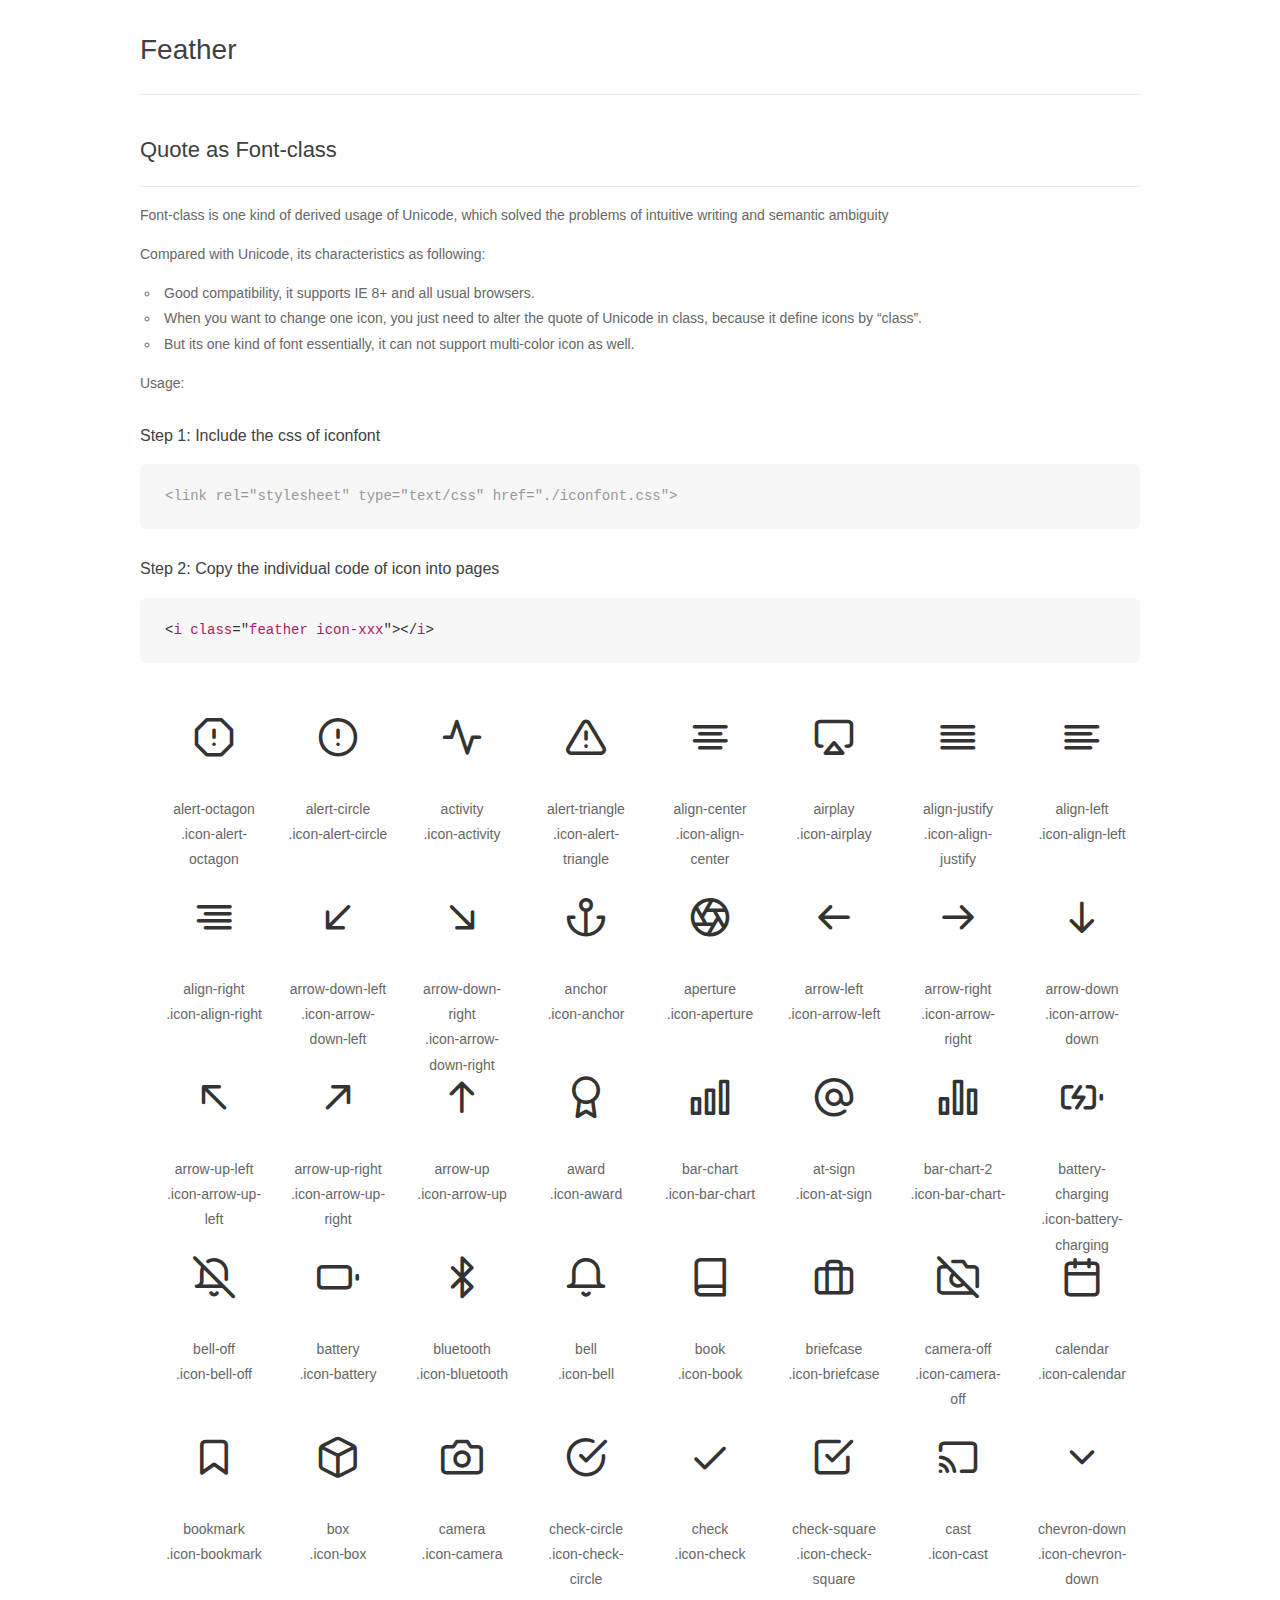
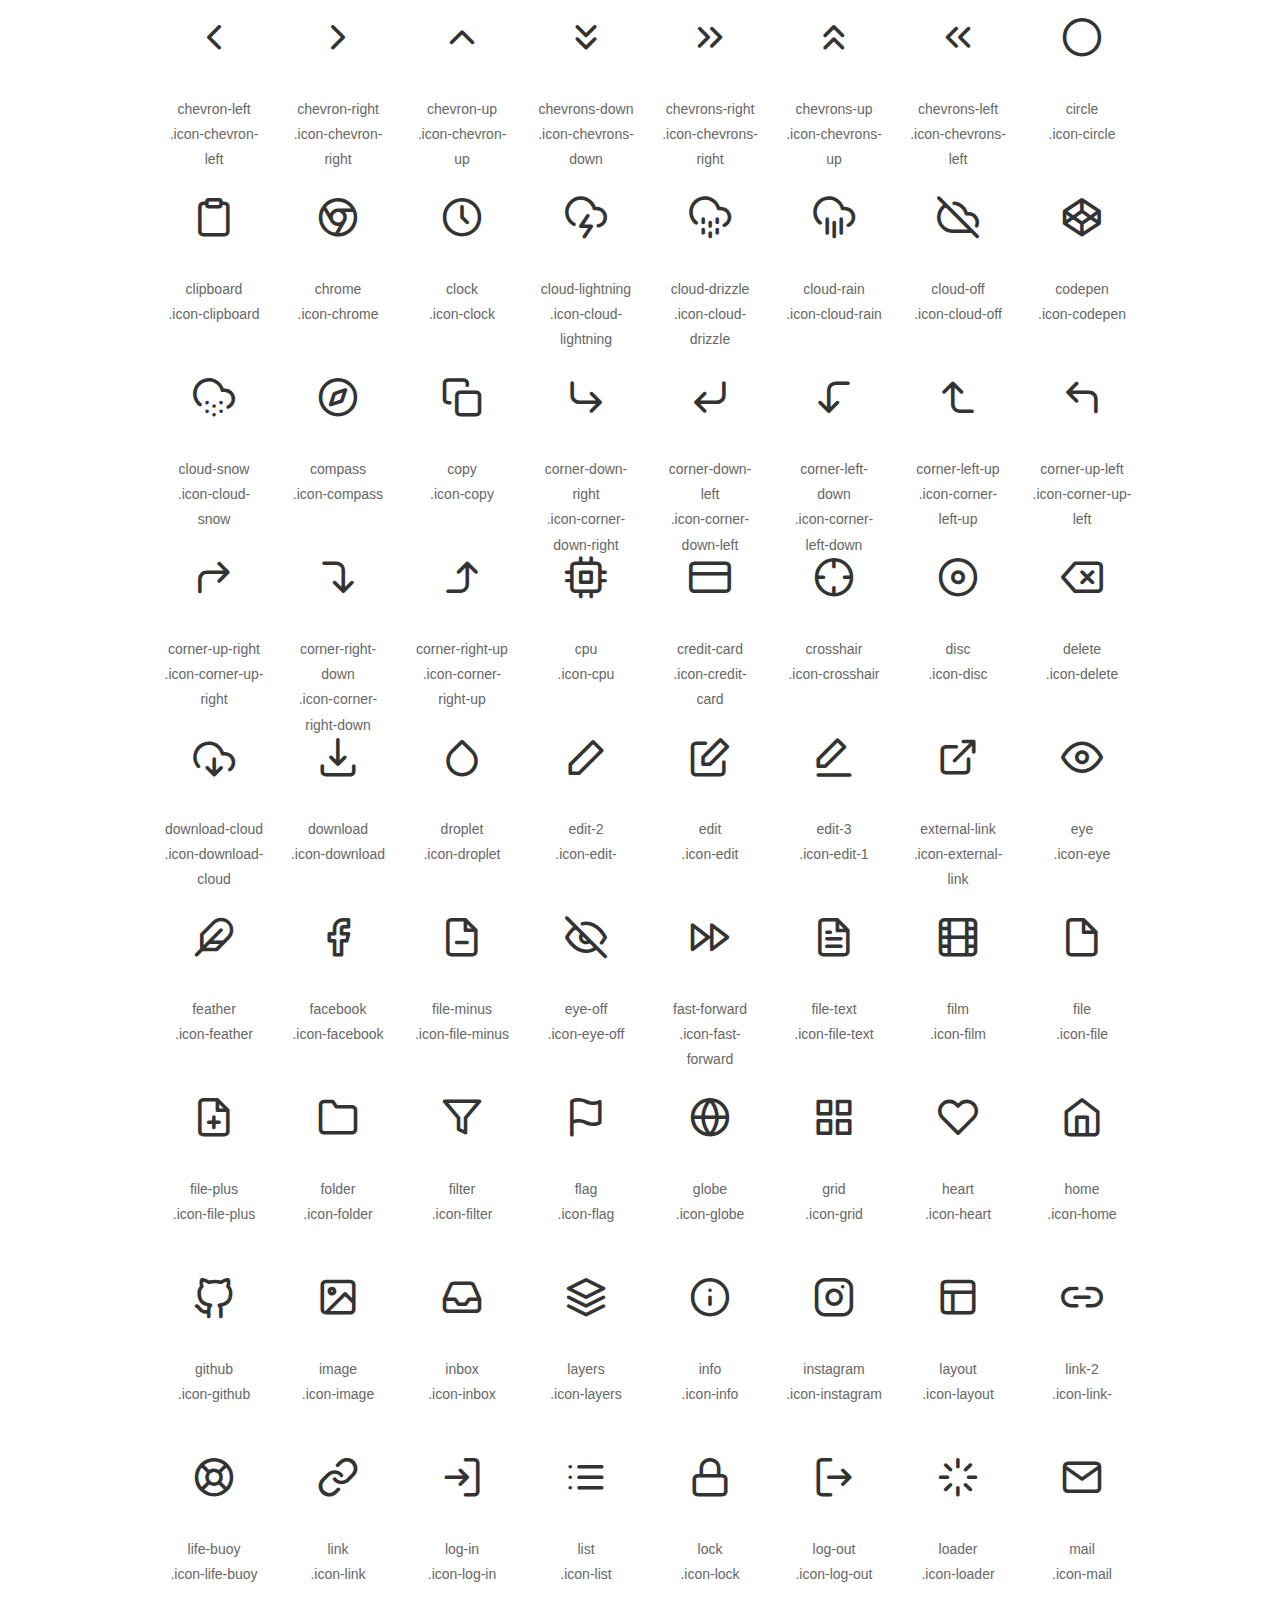
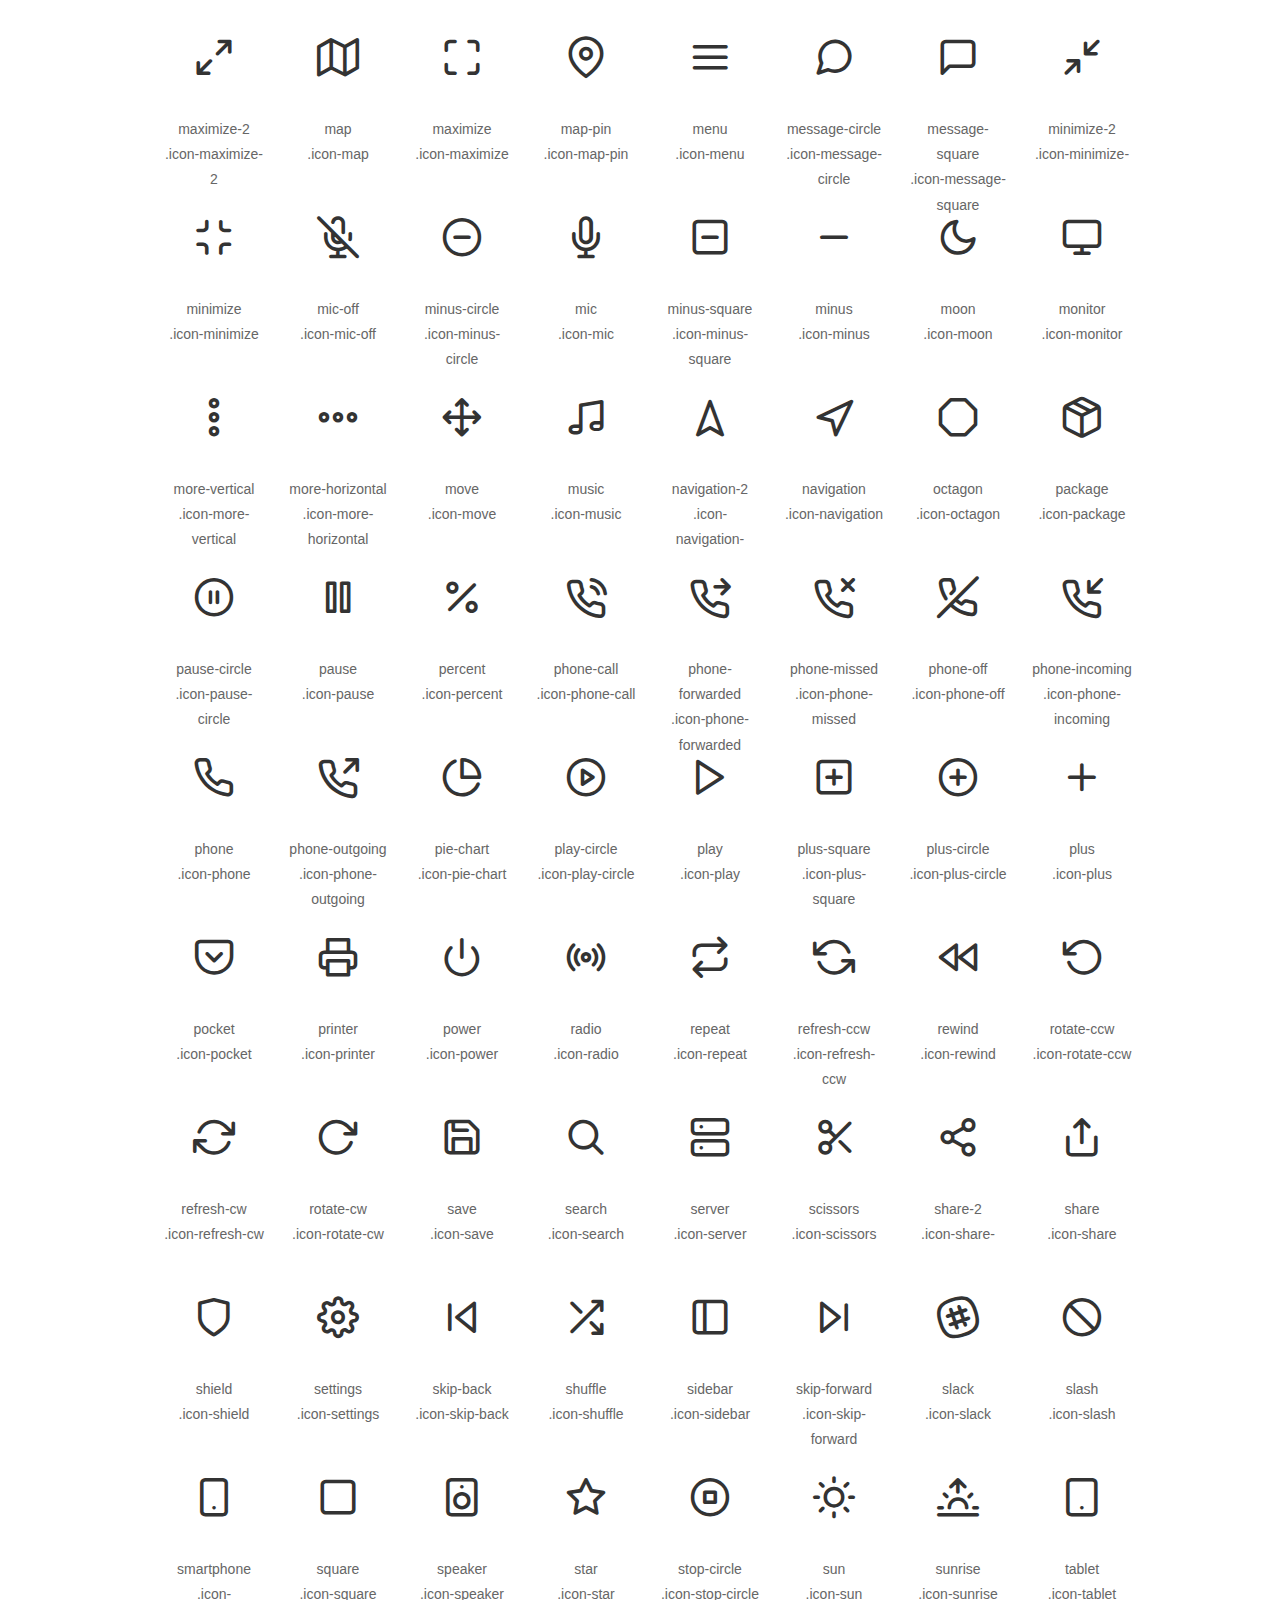
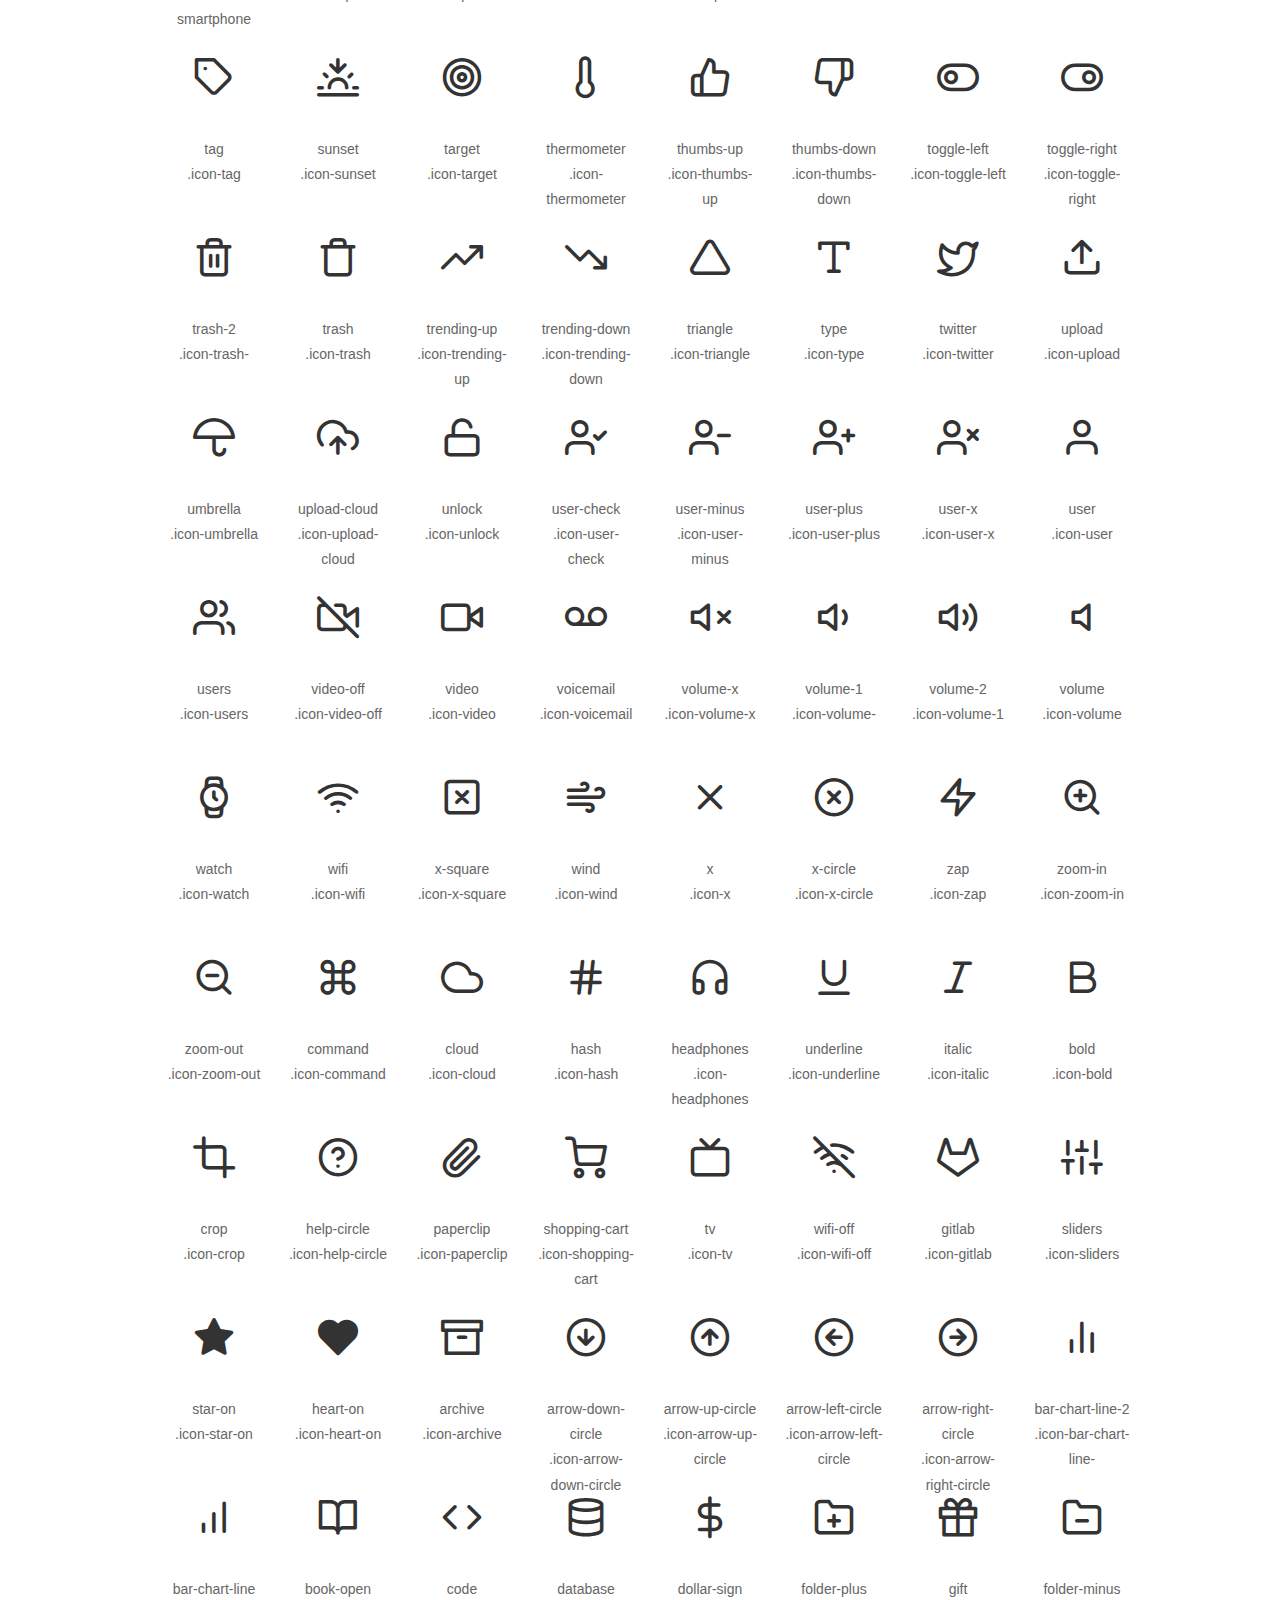
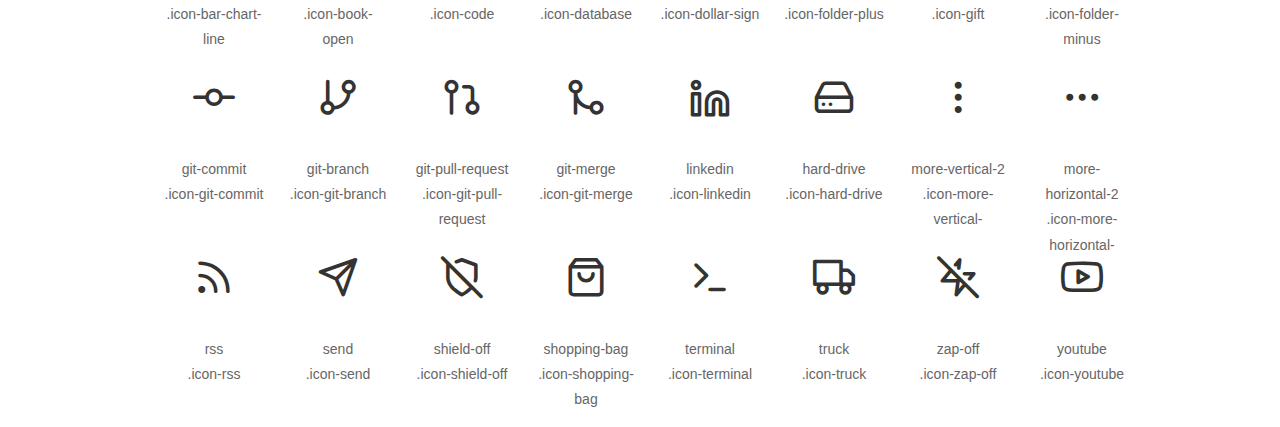
<file: src/main/resources/static/fonts/feathericons/preview.html>
<!DOCTYPE html>
<html>
<head>
  <meta charset="utf-8" />
  <title>IconFont</title>
  <link rel="stylesheet" href="index.css">
  <link rel="stylesheet" href="css/iconfont.css">
</head>
<body>
  <div class="main markdown">
    <h1>Feather</h1>
    <hr>
    
    <h2 id="font-class-">Quote as Font-class</h2>
    <hr>

    <p>Font-class is one kind of derived usage of Unicode, which solved the problems of intuitive writing and semantic ambiguity</p>
    <p>Compared with Unicode, its characteristics as following:</p>
    <ul>
      <li>Good compatibility, it supports IE 8+ and all usual browsers.</li>
      <li>When you want to change one icon, you just need to alter the quote of Unicode in class, because it define icons by “class”.</li>
      <li>But its one kind of font essentially, it can not support multi-color icon as well.</li>
    </ul>

    <p>Usage:</p>

    <h3 id="-fontclass-">Step 1: Include the css of iconfont</h3>
    <pre><code class="lang-js hljs javascript"><span class="hljs-comment">&lt;link rel="stylesheet" type="text/css" href="./iconfont.css"&gt;</span></code></pre>
    
    <h3 id="-">Step 2: Copy the individual code of icon into pages</h3>
    <pre><code class="lang-css hljs">&lt;<span class="hljs-selector-tag">i</span> <span class="hljs-selector-tag">class</span>="<span class="hljs-selector-tag">feather</span> <span class="hljs-selector-tag">icon-xxx</span>"&gt;&lt;/<span class="hljs-selector-tag">i</span>&gt;</code></pre>

    <ul class="icon_lists clear">

      <li>
        <i class="icon feather icon-alert-octagon"></i>
        <div class="name">alert-octagon</div>
        <div class="fontclass">.icon-alert-octagon</div>
      </li>

      <li>
        <i class="icon feather icon-alert-circle"></i>
        <div class="name">alert-circle</div>
        <div class="fontclass">.icon-alert-circle</div>
      </li>

      <li>
        <i class="icon feather icon-activity"></i>
        <div class="name">activity</div>
        <div class="fontclass">.icon-activity</div>
      </li>

      <li>
        <i class="icon feather icon-alert-triangle"></i>
        <div class="name">alert-triangle</div>
        <div class="fontclass">.icon-alert-triangle</div>
      </li>

      <li>
        <i class="icon feather icon-align-center"></i>
        <div class="name">align-center</div>
        <div class="fontclass">.icon-align-center</div>
      </li>

      <li>
        <i class="icon feather icon-airplay"></i>
        <div class="name">airplay</div>
        <div class="fontclass">.icon-airplay</div>
      </li>

      <li>
        <i class="icon feather icon-align-justify"></i>
        <div class="name">align-justify</div>
        <div class="fontclass">.icon-align-justify</div>
      </li>

      <li>
        <i class="icon feather icon-align-left"></i>
        <div class="name">align-left</div>
        <div class="fontclass">.icon-align-left</div>
      </li>

      <li>
        <i class="icon feather icon-align-right"></i>
        <div class="name">align-right</div>
        <div class="fontclass">.icon-align-right</div>
      </li>

      <li>
        <i class="icon feather icon-arrow-down-left"></i>
        <div class="name">arrow-down-left</div>
        <div class="fontclass">.icon-arrow-down-left</div>
      </li>

      <li>
        <i class="icon feather icon-arrow-down-right"></i>
        <div class="name">arrow-down-right</div>
        <div class="fontclass">.icon-arrow-down-right</div>
      </li>

      <li>
        <i class="icon feather icon-anchor"></i>
        <div class="name">anchor</div>
        <div class="fontclass">.icon-anchor</div>
      </li>

      <li>
        <i class="icon feather icon-aperture"></i>
        <div class="name">aperture</div>
        <div class="fontclass">.icon-aperture</div>
      </li>

      <li>
        <i class="icon feather icon-arrow-left"></i>
        <div class="name">arrow-left</div>
        <div class="fontclass">.icon-arrow-left</div>
      </li>

      <li>
        <i class="icon feather icon-arrow-right"></i>
        <div class="name">arrow-right</div>
        <div class="fontclass">.icon-arrow-right</div>
      </li>

      <li>
        <i class="icon feather icon-arrow-down"></i>
        <div class="name">arrow-down</div>
        <div class="fontclass">.icon-arrow-down</div>
      </li>

      <li>
        <i class="icon feather icon-arrow-up-left"></i>
        <div class="name">arrow-up-left</div>
        <div class="fontclass">.icon-arrow-up-left</div>
      </li>

      <li>
        <i class="icon feather icon-arrow-up-right"></i>
        <div class="name">arrow-up-right</div>
        <div class="fontclass">.icon-arrow-up-right</div>
      </li>

      <li>
        <i class="icon feather icon-arrow-up"></i>
        <div class="name">arrow-up</div>
        <div class="fontclass">.icon-arrow-up</div>
      </li>

      <li>
        <i class="icon feather icon-award"></i>
        <div class="name">award</div>
        <div class="fontclass">.icon-award</div>
      </li>

      <li>
        <i class="icon feather icon-bar-chart"></i>
        <div class="name">bar-chart</div>
        <div class="fontclass">.icon-bar-chart</div>
      </li>

      <li>
        <i class="icon feather icon-at-sign"></i>
        <div class="name">at-sign</div>
        <div class="fontclass">.icon-at-sign</div>
      </li>

      <li>
        <i class="icon feather icon-bar-chart-2"></i>
        <div class="name">bar-chart-2</div>
        <div class="fontclass">.icon-bar-chart-</div>
      </li>

      <li>
        <i class="icon feather icon-battery-charging"></i>
        <div class="name">battery-charging</div>
        <div class="fontclass">.icon-battery-charging</div>
      </li>

      <li>
        <i class="icon feather icon-bell-off"></i>
        <div class="name">bell-off</div>
        <div class="fontclass">.icon-bell-off</div>
      </li>

      <li>
        <i class="icon feather icon-battery"></i>
        <div class="name">battery</div>
        <div class="fontclass">.icon-battery</div>
      </li>

      <li>
        <i class="icon feather icon-bluetooth"></i>
        <div class="name">bluetooth</div>
        <div class="fontclass">.icon-bluetooth</div>
      </li>

      <li>
        <i class="icon feather icon-bell"></i>
        <div class="name">bell</div>
        <div class="fontclass">.icon-bell</div>
      </li>

      <li>
        <i class="icon feather icon-book"></i>
        <div class="name">book</div>
        <div class="fontclass">.icon-book</div>
      </li>

      <li>
        <i class="icon feather icon-briefcase"></i>
        <div class="name">briefcase</div>
        <div class="fontclass">.icon-briefcase</div>
      </li>

      <li>
        <i class="icon feather icon-camera-off"></i>
        <div class="name">camera-off</div>
        <div class="fontclass">.icon-camera-off</div>
      </li>

      <li>
        <i class="icon feather icon-calendar"></i>
        <div class="name">calendar</div>
        <div class="fontclass">.icon-calendar</div>
      </li>

      <li>
        <i class="icon feather icon-bookmark"></i>
        <div class="name">bookmark</div>
        <div class="fontclass">.icon-bookmark</div>
      </li>

      <li>
        <i class="icon feather icon-box"></i>
        <div class="name">box</div>
        <div class="fontclass">.icon-box</div>
      </li>

      <li>
        <i class="icon feather icon-camera"></i>
        <div class="name">camera</div>
        <div class="fontclass">.icon-camera</div>
      </li>

      <li>
        <i class="icon feather icon-check-circle"></i>
        <div class="name">check-circle</div>
        <div class="fontclass">.icon-check-circle</div>
      </li>

      <li>
        <i class="icon feather icon-check"></i>
        <div class="name">check</div>
        <div class="fontclass">.icon-check</div>
      </li>

      <li>
        <i class="icon feather icon-check-square"></i>
        <div class="name">check-square</div>
        <div class="fontclass">.icon-check-square</div>
      </li>

      <li>
        <i class="icon feather icon-cast"></i>
        <div class="name">cast</div>
        <div class="fontclass">.icon-cast</div>
      </li>

      <li>
        <i class="icon feather icon-chevron-down"></i>
        <div class="name">chevron-down</div>
        <div class="fontclass">.icon-chevron-down</div>
      </li>

      <li>
        <i class="icon feather icon-chevron-left"></i>
        <div class="name">chevron-left</div>
        <div class="fontclass">.icon-chevron-left</div>
      </li>

      <li>
        <i class="icon feather icon-chevron-right"></i>
        <div class="name">chevron-right</div>
        <div class="fontclass">.icon-chevron-right</div>
      </li>

      <li>
        <i class="icon feather icon-chevron-up"></i>
        <div class="name">chevron-up</div>
        <div class="fontclass">.icon-chevron-up</div>
      </li>

      <li>
        <i class="icon feather icon-chevrons-down"></i>
        <div class="name">chevrons-down</div>
        <div class="fontclass">.icon-chevrons-down</div>
      </li>

      <li>
        <i class="icon feather icon-chevrons-right"></i>
        <div class="name">chevrons-right</div>
        <div class="fontclass">.icon-chevrons-right</div>
      </li>

      <li>
        <i class="icon feather icon-chevrons-up"></i>
        <div class="name">chevrons-up</div>
        <div class="fontclass">.icon-chevrons-up</div>
      </li>

      <li>
        <i class="icon feather icon-chevrons-left"></i>
        <div class="name">chevrons-left</div>
        <div class="fontclass">.icon-chevrons-left</div>
      </li>

      <li>
        <i class="icon feather icon-circle"></i>
        <div class="name">circle</div>
        <div class="fontclass">.icon-circle</div>
      </li>

      <li>
        <i class="icon feather icon-clipboard"></i>
        <div class="name">clipboard</div>
        <div class="fontclass">.icon-clipboard</div>
      </li>

      <li>
        <i class="icon feather icon-chrome"></i>
        <div class="name">chrome</div>
        <div class="fontclass">.icon-chrome</div>
      </li>

      <li>
        <i class="icon feather icon-clock"></i>
        <div class="name">clock</div>
        <div class="fontclass">.icon-clock</div>
      </li>

      <li>
        <i class="icon feather icon-cloud-lightning"></i>
        <div class="name">cloud-lightning</div>
        <div class="fontclass">.icon-cloud-lightning</div>
      </li>

      <li>
        <i class="icon feather icon-cloud-drizzle"></i>
        <div class="name">cloud-drizzle</div>
        <div class="fontclass">.icon-cloud-drizzle</div>
      </li>

      <li>
        <i class="icon feather icon-cloud-rain"></i>
        <div class="name">cloud-rain</div>
        <div class="fontclass">.icon-cloud-rain</div>
      </li>

      <li>
        <i class="icon feather icon-cloud-off"></i>
        <div class="name">cloud-off</div>
        <div class="fontclass">.icon-cloud-off</div>
      </li>

      <li>
        <i class="icon feather icon-codepen"></i>
        <div class="name">codepen</div>
        <div class="fontclass">.icon-codepen</div>
      </li>

      <li>
        <i class="icon feather icon-cloud-snow"></i>
        <div class="name">cloud-snow</div>
        <div class="fontclass">.icon-cloud-snow</div>
      </li>

      <li>
        <i class="icon feather icon-compass"></i>
        <div class="name">compass</div>
        <div class="fontclass">.icon-compass</div>
      </li>

      <li>
        <i class="icon feather icon-copy"></i>
        <div class="name">copy</div>
        <div class="fontclass">.icon-copy</div>
      </li>

      <li>
        <i class="icon feather icon-corner-down-right"></i>
        <div class="name">corner-down-right</div>
        <div class="fontclass">.icon-corner-down-right</div>
      </li>

      <li>
        <i class="icon feather icon-corner-down-left"></i>
        <div class="name">corner-down-left</div>
        <div class="fontclass">.icon-corner-down-left</div>
      </li>

      <li>
        <i class="icon feather icon-corner-left-down"></i>
        <div class="name">corner-left-down</div>
        <div class="fontclass">.icon-corner-left-down</div>
      </li>

      <li>
        <i class="icon feather icon-corner-left-up"></i>
        <div class="name">corner-left-up</div>
        <div class="fontclass">.icon-corner-left-up</div>
      </li>

      <li>
        <i class="icon feather icon-corner-up-left"></i>
        <div class="name">corner-up-left</div>
        <div class="fontclass">.icon-corner-up-left</div>
      </li>

      <li>
        <i class="icon feather icon-corner-up-right"></i>
        <div class="name">corner-up-right</div>
        <div class="fontclass">.icon-corner-up-right</div>
      </li>

      <li>
        <i class="icon feather icon-corner-right-down"></i>
        <div class="name">corner-right-down</div>
        <div class="fontclass">.icon-corner-right-down</div>
      </li>

      <li>
        <i class="icon feather icon-corner-right-up"></i>
        <div class="name">corner-right-up</div>
        <div class="fontclass">.icon-corner-right-up</div>
      </li>

      <li>
        <i class="icon feather icon-cpu"></i>
        <div class="name">cpu</div>
        <div class="fontclass">.icon-cpu</div>
      </li>

      <li>
        <i class="icon feather icon-credit-card"></i>
        <div class="name">credit-card</div>
        <div class="fontclass">.icon-credit-card</div>
      </li>

      <li>
        <i class="icon feather icon-crosshair"></i>
        <div class="name">crosshair</div>
        <div class="fontclass">.icon-crosshair</div>
      </li>

      <li>
        <i class="icon feather icon-disc"></i>
        <div class="name">disc</div>
        <div class="fontclass">.icon-disc</div>
      </li>

      <li>
        <i class="icon feather icon-delete"></i>
        <div class="name">delete</div>
        <div class="fontclass">.icon-delete</div>
      </li>

      <li>
        <i class="icon feather icon-download-cloud"></i>
        <div class="name">download-cloud</div>
        <div class="fontclass">.icon-download-cloud</div>
      </li>

      <li>
        <i class="icon feather icon-download"></i>
        <div class="name">download</div>
        <div class="fontclass">.icon-download</div>
      </li>

      <li>
        <i class="icon feather icon-droplet"></i>
        <div class="name">droplet</div>
        <div class="fontclass">.icon-droplet</div>
      </li>

      <li>
        <i class="icon feather icon-edit-2"></i>
        <div class="name">edit-2</div>
        <div class="fontclass">.icon-edit-</div>
      </li>

      <li>
        <i class="icon feather icon-edit"></i>
        <div class="name">edit</div>
        <div class="fontclass">.icon-edit</div>
      </li>

      <li>
        <i class="icon feather icon-edit-1"></i>
        <div class="name">edit-3</div>
        <div class="fontclass">.icon-edit-1</div>
      </li>

      <li>
        <i class="icon feather icon-external-link"></i>
        <div class="name">external-link</div>
        <div class="fontclass">.icon-external-link</div>
      </li>

      <li>
        <i class="icon feather icon-eye"></i>
        <div class="name">eye</div>
        <div class="fontclass">.icon-eye</div>
      </li>

      <li>
        <i class="icon feather icon-feather"></i>
        <div class="name">feather</div>
        <div class="fontclass">.icon-feather</div>
      </li>

      <li>
        <i class="icon feather icon-facebook"></i>
        <div class="name">facebook</div>
        <div class="fontclass">.icon-facebook</div>
      </li>

      <li>
        <i class="icon feather icon-file-minus"></i>
        <div class="name">file-minus</div>
        <div class="fontclass">.icon-file-minus</div>
      </li>

      <li>
        <i class="icon feather icon-eye-off"></i>
        <div class="name">eye-off</div>
        <div class="fontclass">.icon-eye-off</div>
      </li>

      <li>
        <i class="icon feather icon-fast-forward"></i>
        <div class="name">fast-forward</div>
        <div class="fontclass">.icon-fast-forward</div>
      </li>

      <li>
        <i class="icon feather icon-file-text"></i>
        <div class="name">file-text</div>
        <div class="fontclass">.icon-file-text</div>
      </li>

      <li>
        <i class="icon feather icon-film"></i>
        <div class="name">film</div>
        <div class="fontclass">.icon-film</div>
      </li>

      <li>
        <i class="icon feather icon-file"></i>
        <div class="name">file</div>
        <div class="fontclass">.icon-file</div>
      </li>

      <li>
        <i class="icon feather icon-file-plus"></i>
        <div class="name">file-plus</div>
        <div class="fontclass">.icon-file-plus</div>
      </li>

      <li>
        <i class="icon feather icon-folder"></i>
        <div class="name">folder</div>
        <div class="fontclass">.icon-folder</div>
      </li>

      <li>
        <i class="icon feather icon-filter"></i>
        <div class="name">filter</div>
        <div class="fontclass">.icon-filter</div>
      </li>

      <li>
        <i class="icon feather icon-flag"></i>
        <div class="name">flag</div>
        <div class="fontclass">.icon-flag</div>
      </li>

      <li>
        <i class="icon feather icon-globe"></i>
        <div class="name">globe</div>
        <div class="fontclass">.icon-globe</div>
      </li>

      <li>
        <i class="icon feather icon-grid"></i>
        <div class="name">grid</div>
        <div class="fontclass">.icon-grid</div>
      </li>

      <li>
        <i class="icon feather icon-heart"></i>
        <div class="name">heart</div>
        <div class="fontclass">.icon-heart</div>
      </li>

      <li>
        <i class="icon feather icon-home"></i>
        <div class="name">home</div>
        <div class="fontclass">.icon-home</div>
      </li>

      <li>
        <i class="icon feather icon-github"></i>
        <div class="name">github</div>
        <div class="fontclass">.icon-github</div>
      </li>

      <li>
        <i class="icon feather icon-image"></i>
        <div class="name">image</div>
        <div class="fontclass">.icon-image</div>
      </li>

      <li>
        <i class="icon feather icon-inbox"></i>
        <div class="name">inbox</div>
        <div class="fontclass">.icon-inbox</div>
      </li>

      <li>
        <i class="icon feather icon-layers"></i>
        <div class="name">layers</div>
        <div class="fontclass">.icon-layers</div>
      </li>

      <li>
        <i class="icon feather icon-info"></i>
        <div class="name">info</div>
        <div class="fontclass">.icon-info</div>
      </li>

      <li>
        <i class="icon feather icon-instagram"></i>
        <div class="name">instagram</div>
        <div class="fontclass">.icon-instagram</div>
      </li>

      <li>
        <i class="icon feather icon-layout"></i>
        <div class="name">layout</div>
        <div class="fontclass">.icon-layout</div>
      </li>

      <li>
        <i class="icon feather icon-link-2"></i>
        <div class="name">link-2</div>
        <div class="fontclass">.icon-link-</div>
      </li>

      <li>
        <i class="icon feather icon-life-buoy"></i>
        <div class="name">life-buoy</div>
        <div class="fontclass">.icon-life-buoy</div>
      </li>

      <li>
        <i class="icon feather icon-link"></i>
        <div class="name">link</div>
        <div class="fontclass">.icon-link</div>
      </li>

      <li>
        <i class="icon feather icon-log-in"></i>
        <div class="name">log-in</div>
        <div class="fontclass">.icon-log-in</div>
      </li>

      <li>
        <i class="icon feather icon-list"></i>
        <div class="name">list</div>
        <div class="fontclass">.icon-list</div>
      </li>

      <li>
        <i class="icon feather icon-lock"></i>
        <div class="name">lock</div>
        <div class="fontclass">.icon-lock</div>
      </li>

      <li>
        <i class="icon feather icon-log-out"></i>
        <div class="name">log-out</div>
        <div class="fontclass">.icon-log-out</div>
      </li>

      <li>
        <i class="icon feather icon-loader"></i>
        <div class="name">loader</div>
        <div class="fontclass">.icon-loader</div>
      </li>

      <li>
        <i class="icon feather icon-mail"></i>
        <div class="name">mail</div>
        <div class="fontclass">.icon-mail</div>
      </li>

      <li>
        <i class="icon feather icon-maximize-2"></i>
        <div class="name">maximize-2</div>
        <div class="fontclass">.icon-maximize-2</div>
      </li>

      <li>
        <i class="icon feather icon-map"></i>
        <div class="name">map</div>
        <div class="fontclass">.icon-map</div>
      </li>

      <li>
        <i class="icon feather icon-maximize"></i>
        <div class="name">maximize</div>
        <div class="fontclass">.icon-maximize</div>
      </li>

      <li>
        <i class="icon feather icon-map-pin"></i>
        <div class="name">map-pin</div>
        <div class="fontclass">.icon-map-pin</div>
      </li>

      <li>
        <i class="icon feather icon-menu"></i>
        <div class="name">menu</div>
        <div class="fontclass">.icon-menu</div>
      </li>

      <li>
        <i class="icon feather icon-message-circle"></i>
        <div class="name">message-circle</div>
        <div class="fontclass">.icon-message-circle</div>
      </li>

      <li>
        <i class="icon feather icon-message-square"></i>
        <div class="name">message-square</div>
        <div class="fontclass">.icon-message-square</div>
      </li>

      <li>
        <i class="icon feather icon-minimize-2"></i>
        <div class="name">minimize-2</div>
        <div class="fontclass">.icon-minimize-</div>
      </li>

      <li>
        <i class="icon feather icon-minimize"></i>
        <div class="name">minimize</div>
        <div class="fontclass">.icon-minimize</div>
      </li>

      <li>
        <i class="icon feather icon-mic-off"></i>
        <div class="name">mic-off</div>
        <div class="fontclass">.icon-mic-off</div>
      </li>

      <li>
        <i class="icon feather icon-minus-circle"></i>
        <div class="name">minus-circle</div>
        <div class="fontclass">.icon-minus-circle</div>
      </li>

      <li>
        <i class="icon feather icon-mic"></i>
        <div class="name">mic</div>
        <div class="fontclass">.icon-mic</div>
      </li>

      <li>
        <i class="icon feather icon-minus-square"></i>
        <div class="name">minus-square</div>
        <div class="fontclass">.icon-minus-square</div>
      </li>

      <li>
        <i class="icon feather icon-minus"></i>
        <div class="name">minus</div>
        <div class="fontclass">.icon-minus</div>
      </li>

      <li>
        <i class="icon feather icon-moon"></i>
        <div class="name">moon</div>
        <div class="fontclass">.icon-moon</div>
      </li>

      <li>
        <i class="icon feather icon-monitor"></i>
        <div class="name">monitor</div>
        <div class="fontclass">.icon-monitor</div>
      </li>

      <li>
        <i class="icon feather icon-more-vertical"></i>
        <div class="name">more-vertical</div>
        <div class="fontclass">.icon-more-vertical</div>
      </li>

      <li>
        <i class="icon feather icon-more-horizontal"></i>
        <div class="name">more-horizontal</div>
        <div class="fontclass">.icon-more-horizontal</div>
      </li>

      <li>
        <i class="icon feather icon-move"></i>
        <div class="name">move</div>
        <div class="fontclass">.icon-move</div>
      </li>

      <li>
        <i class="icon feather icon-music"></i>
        <div class="name">music</div>
        <div class="fontclass">.icon-music</div>
      </li>

      <li>
        <i class="icon feather icon-navigation-2"></i>
        <div class="name">navigation-2</div>
        <div class="fontclass">.icon-navigation-</div>
      </li>

      <li>
        <i class="icon feather icon-navigation"></i>
        <div class="name">navigation</div>
        <div class="fontclass">.icon-navigation</div>
      </li>

      <li>
        <i class="icon feather icon-octagon"></i>
        <div class="name">octagon</div>
        <div class="fontclass">.icon-octagon</div>
      </li>

      <li>
        <i class="icon feather icon-package"></i>
        <div class="name">package</div>
        <div class="fontclass">.icon-package</div>
      </li>

      <li>
        <i class="icon feather icon-pause-circle"></i>
        <div class="name">pause-circle</div>
        <div class="fontclass">.icon-pause-circle</div>
      </li>

      <li>
        <i class="icon feather icon-pause"></i>
        <div class="name">pause</div>
        <div class="fontclass">.icon-pause</div>
      </li>

      <li>
        <i class="icon feather icon-percent"></i>
        <div class="name">percent</div>
        <div class="fontclass">.icon-percent</div>
      </li>

      <li>
        <i class="icon feather icon-phone-call"></i>
        <div class="name">phone-call</div>
        <div class="fontclass">.icon-phone-call</div>
      </li>

      <li>
        <i class="icon feather icon-phone-forwarded"></i>
        <div class="name">phone-forwarded</div>
        <div class="fontclass">.icon-phone-forwarded</div>
      </li>

      <li>
        <i class="icon feather icon-phone-missed"></i>
        <div class="name">phone-missed</div>
        <div class="fontclass">.icon-phone-missed</div>
      </li>

      <li>
        <i class="icon feather icon-phone-off"></i>
        <div class="name">phone-off</div>
        <div class="fontclass">.icon-phone-off</div>
      </li>

      <li>
        <i class="icon feather icon-phone-incoming"></i>
        <div class="name">phone-incoming</div>
        <div class="fontclass">.icon-phone-incoming</div>
      </li>

      <li>
        <i class="icon feather icon-phone"></i>
        <div class="name">phone</div>
        <div class="fontclass">.icon-phone</div>
      </li>

      <li>
        <i class="icon feather icon-phone-outgoing"></i>
        <div class="name">phone-outgoing</div>
        <div class="fontclass">.icon-phone-outgoing</div>
      </li>

      <li>
        <i class="icon feather icon-pie-chart"></i>
        <div class="name">pie-chart</div>
        <div class="fontclass">.icon-pie-chart</div>
      </li>

      <li>
        <i class="icon feather icon-play-circle"></i>
        <div class="name">play-circle</div>
        <div class="fontclass">.icon-play-circle</div>
      </li>

      <li>
        <i class="icon feather icon-play"></i>
        <div class="name">play</div>
        <div class="fontclass">.icon-play</div>
      </li>

      <li>
        <i class="icon feather icon-plus-square"></i>
        <div class="name">plus-square</div>
        <div class="fontclass">.icon-plus-square</div>
      </li>

      <li>
        <i class="icon feather icon-plus-circle"></i>
        <div class="name">plus-circle</div>
        <div class="fontclass">.icon-plus-circle</div>
      </li>

      <li>
        <i class="icon feather icon-plus"></i>
        <div class="name">plus</div>
        <div class="fontclass">.icon-plus</div>
      </li>

      <li>
        <i class="icon feather icon-pocket"></i>
        <div class="name">pocket</div>
        <div class="fontclass">.icon-pocket</div>
      </li>

      <li>
        <i class="icon feather icon-printer"></i>
        <div class="name">printer</div>
        <div class="fontclass">.icon-printer</div>
      </li>

      <li>
        <i class="icon feather icon-power"></i>
        <div class="name">power</div>
        <div class="fontclass">.icon-power</div>
      </li>

      <li>
        <i class="icon feather icon-radio"></i>
        <div class="name">radio</div>
        <div class="fontclass">.icon-radio</div>
      </li>

      <li>
        <i class="icon feather icon-repeat"></i>
        <div class="name">repeat</div>
        <div class="fontclass">.icon-repeat</div>
      </li>

      <li>
        <i class="icon feather icon-refresh-ccw"></i>
        <div class="name">refresh-ccw</div>
        <div class="fontclass">.icon-refresh-ccw</div>
      </li>

      <li>
        <i class="icon feather icon-rewind"></i>
        <div class="name">rewind</div>
        <div class="fontclass">.icon-rewind</div>
      </li>

      <li>
        <i class="icon feather icon-rotate-ccw"></i>
        <div class="name">rotate-ccw</div>
        <div class="fontclass">.icon-rotate-ccw</div>
      </li>

      <li>
        <i class="icon feather icon-refresh-cw"></i>
        <div class="name">refresh-cw</div>
        <div class="fontclass">.icon-refresh-cw</div>
      </li>

      <li>
        <i class="icon feather icon-rotate-cw"></i>
        <div class="name">rotate-cw</div>
        <div class="fontclass">.icon-rotate-cw</div>
      </li>

      <li>
        <i class="icon feather icon-save"></i>
        <div class="name">save</div>
        <div class="fontclass">.icon-save</div>
      </li>

      <li>
        <i class="icon feather icon-search"></i>
        <div class="name">search</div>
        <div class="fontclass">.icon-search</div>
      </li>

      <li>
        <i class="icon feather icon-server"></i>
        <div class="name">server</div>
        <div class="fontclass">.icon-server</div>
      </li>

      <li>
        <i class="icon feather icon-scissors"></i>
        <div class="name">scissors</div>
        <div class="fontclass">.icon-scissors</div>
      </li>

      <li>
        <i class="icon feather icon-share-2"></i>
        <div class="name">share-2</div>
        <div class="fontclass">.icon-share-</div>
      </li>

      <li>
        <i class="icon feather icon-share"></i>
        <div class="name">share</div>
        <div class="fontclass">.icon-share</div>
      </li>

      <li>
        <i class="icon feather icon-shield"></i>
        <div class="name">shield</div>
        <div class="fontclass">.icon-shield</div>
      </li>

      <li>
        <i class="icon feather icon-settings"></i>
        <div class="name">settings</div>
        <div class="fontclass">.icon-settings</div>
      </li>

      <li>
        <i class="icon feather icon-skip-back"></i>
        <div class="name">skip-back</div>
        <div class="fontclass">.icon-skip-back</div>
      </li>

      <li>
        <i class="icon feather icon-shuffle"></i>
        <div class="name">shuffle</div>
        <div class="fontclass">.icon-shuffle</div>
      </li>

      <li>
        <i class="icon feather icon-sidebar"></i>
        <div class="name">sidebar</div>
        <div class="fontclass">.icon-sidebar</div>
      </li>

      <li>
        <i class="icon feather icon-skip-forward"></i>
        <div class="name">skip-forward</div>
        <div class="fontclass">.icon-skip-forward</div>
      </li>

      <li>
        <i class="icon feather icon-slack"></i>
        <div class="name">slack</div>
        <div class="fontclass">.icon-slack</div>
      </li>

      <li>
        <i class="icon feather icon-slash"></i>
        <div class="name">slash</div>
        <div class="fontclass">.icon-slash</div>
      </li>

      <li>
        <i class="icon feather icon-smartphone"></i>
        <div class="name">smartphone</div>
        <div class="fontclass">.icon-smartphone</div>
      </li>

      <li>
        <i class="icon feather icon-square"></i>
        <div class="name">square</div>
        <div class="fontclass">.icon-square</div>
      </li>

      <li>
        <i class="icon feather icon-speaker"></i>
        <div class="name">speaker</div>
        <div class="fontclass">.icon-speaker</div>
      </li>

      <li>
        <i class="icon feather icon-star"></i>
        <div class="name">star</div>
        <div class="fontclass">.icon-star</div>
      </li>

      <li>
        <i class="icon feather icon-stop-circle"></i>
        <div class="name">stop-circle</div>
        <div class="fontclass">.icon-stop-circle</div>
      </li>

      <li>
        <i class="icon feather icon-sun"></i>
        <div class="name">sun</div>
        <div class="fontclass">.icon-sun</div>
      </li>

      <li>
        <i class="icon feather icon-sunrise"></i>
        <div class="name">sunrise</div>
        <div class="fontclass">.icon-sunrise</div>
      </li>

      <li>
        <i class="icon feather icon-tablet"></i>
        <div class="name">tablet</div>
        <div class="fontclass">.icon-tablet</div>
      </li>

      <li>
        <i class="icon feather icon-tag"></i>
        <div class="name">tag</div>
        <div class="fontclass">.icon-tag</div>
      </li>

      <li>
        <i class="icon feather icon-sunset"></i>
        <div class="name">sunset</div>
        <div class="fontclass">.icon-sunset</div>
      </li>

      <li>
        <i class="icon feather icon-target"></i>
        <div class="name">target</div>
        <div class="fontclass">.icon-target</div>
      </li>

      <li>
        <i class="icon feather icon-thermometer"></i>
        <div class="name">thermometer</div>
        <div class="fontclass">.icon-thermometer</div>
      </li>

      <li>
        <i class="icon feather icon-thumbs-up"></i>
        <div class="name">thumbs-up</div>
        <div class="fontclass">.icon-thumbs-up</div>
      </li>

      <li>
        <i class="icon feather icon-thumbs-down"></i>
        <div class="name">thumbs-down</div>
        <div class="fontclass">.icon-thumbs-down</div>
      </li>

      <li>
        <i class="icon feather icon-toggle-left"></i>
        <div class="name">toggle-left</div>
        <div class="fontclass">.icon-toggle-left</div>
      </li>

      <li>
        <i class="icon feather icon-toggle-right"></i>
        <div class="name">toggle-right</div>
        <div class="fontclass">.icon-toggle-right</div>
      </li>

      <li>
        <i class="icon feather icon-trash-2"></i>
        <div class="name">trash-2</div>
        <div class="fontclass">.icon-trash-</div>
      </li>

      <li>
        <i class="icon feather icon-trash"></i>
        <div class="name">trash</div>
        <div class="fontclass">.icon-trash</div>
      </li>

      <li>
        <i class="icon feather icon-trending-up"></i>
        <div class="name">trending-up</div>
        <div class="fontclass">.icon-trending-up</div>
      </li>

      <li>
        <i class="icon feather icon-trending-down"></i>
        <div class="name">trending-down</div>
        <div class="fontclass">.icon-trending-down</div>
      </li>

      <li>
        <i class="icon feather icon-triangle"></i>
        <div class="name">triangle</div>
        <div class="fontclass">.icon-triangle</div>
      </li>

      <li>
        <i class="icon feather icon-type"></i>
        <div class="name">type</div>
        <div class="fontclass">.icon-type</div>
      </li>

      <li>
        <i class="icon feather icon-twitter"></i>
        <div class="name">twitter</div>
        <div class="fontclass">.icon-twitter</div>
      </li>

      <li>
        <i class="icon feather icon-upload"></i>
        <div class="name">upload</div>
        <div class="fontclass">.icon-upload</div>
      </li>

      <li>
        <i class="icon feather icon-umbrella"></i>
        <div class="name">umbrella</div>
        <div class="fontclass">.icon-umbrella</div>
      </li>

      <li>
        <i class="icon feather icon-upload-cloud"></i>
        <div class="name">upload-cloud</div>
        <div class="fontclass">.icon-upload-cloud</div>
      </li>

      <li>
        <i class="icon feather icon-unlock"></i>
        <div class="name">unlock</div>
        <div class="fontclass">.icon-unlock</div>
      </li>

      <li>
        <i class="icon feather icon-user-check"></i>
        <div class="name">user-check</div>
        <div class="fontclass">.icon-user-check</div>
      </li>

      <li>
        <i class="icon feather icon-user-minus"></i>
        <div class="name">user-minus</div>
        <div class="fontclass">.icon-user-minus</div>
      </li>

      <li>
        <i class="icon feather icon-user-plus"></i>
        <div class="name">user-plus</div>
        <div class="fontclass">.icon-user-plus</div>
      </li>

      <li>
        <i class="icon feather icon-user-x"></i>
        <div class="name">user-x</div>
        <div class="fontclass">.icon-user-x</div>
      </li>

      <li>
        <i class="icon feather icon-user"></i>
        <div class="name">user</div>
        <div class="fontclass">.icon-user</div>
      </li>

      <li>
        <i class="icon feather icon-users"></i>
        <div class="name">users</div>
        <div class="fontclass">.icon-users</div>
      </li>

      <li>
        <i class="icon feather icon-video-off"></i>
        <div class="name">video-off</div>
        <div class="fontclass">.icon-video-off</div>
      </li>

      <li>
        <i class="icon feather icon-video"></i>
        <div class="name">video</div>
        <div class="fontclass">.icon-video</div>
      </li>

      <li>
        <i class="icon feather icon-voicemail"></i>
        <div class="name">voicemail</div>
        <div class="fontclass">.icon-voicemail</div>
      </li>

      <li>
        <i class="icon feather icon-volume-x"></i>
        <div class="name">volume-x</div>
        <div class="fontclass">.icon-volume-x</div>
      </li>

      <li>
        <i class="icon feather icon-volume-2"></i>
        <div class="name">volume-1</div>
        <div class="fontclass">.icon-volume-</div>
      </li>

      <li>
        <i class="icon feather icon-volume-1"></i>
        <div class="name">volume-2</div>
        <div class="fontclass">.icon-volume-1</div>
      </li>

      <li>
        <i class="icon feather icon-volume"></i>
        <div class="name">volume</div>
        <div class="fontclass">.icon-volume</div>
      </li>

      <li>
        <i class="icon feather icon-watch"></i>
        <div class="name">watch</div>
        <div class="fontclass">.icon-watch</div>
      </li>

      <li>
        <i class="icon feather icon-wifi"></i>
        <div class="name">wifi</div>
        <div class="fontclass">.icon-wifi</div>
      </li>

      <li>
        <i class="icon feather icon-x-square"></i>
        <div class="name">x-square</div>
        <div class="fontclass">.icon-x-square</div>
      </li>

      <li>
        <i class="icon feather icon-wind"></i>
        <div class="name">wind</div>
        <div class="fontclass">.icon-wind</div>
      </li>

      <li>
        <i class="icon feather icon-x"></i>
        <div class="name">x</div>
        <div class="fontclass">.icon-x</div>
      </li>

      <li>
        <i class="icon feather icon-x-circle"></i>
        <div class="name">x-circle</div>
        <div class="fontclass">.icon-x-circle</div>
      </li>

      <li>
        <i class="icon feather icon-zap"></i>
        <div class="name">zap</div>
        <div class="fontclass">.icon-zap</div>
      </li>

      <li>
        <i class="icon feather icon-zoom-in"></i>
        <div class="name">zoom-in</div>
        <div class="fontclass">.icon-zoom-in</div>
      </li>

      <li>
        <i class="icon feather icon-zoom-out"></i>
        <div class="name">zoom-out</div>
        <div class="fontclass">.icon-zoom-out</div>
      </li>

      <li>
        <i class="icon feather icon-command"></i>
        <div class="name">command</div>
        <div class="fontclass">.icon-command</div>
      </li>

      <li>
        <i class="icon feather icon-cloud"></i>
        <div class="name">cloud</div>
        <div class="fontclass">.icon-cloud</div>
      </li>

      <li>
        <i class="icon feather icon-hash"></i>
        <div class="name">hash</div>
        <div class="fontclass">.icon-hash</div>
      </li>

      <li>
        <i class="icon feather icon-headphones"></i>
        <div class="name">headphones</div>
        <div class="fontclass">.icon-headphones</div>
      </li>

      <li>
        <i class="icon feather icon-underline"></i>
        <div class="name">underline</div>
        <div class="fontclass">.icon-underline</div>
      </li>
      
      <li>
        <i class="icon feather icon-italic"></i>
        <div class="name">italic</div>
        <div class="fontclass">.icon-italic</div>
      </li>
      
      <li>
        <i class="icon feather icon-bold"></i>
        <div class="name">bold</div>
        <div class="fontclass">.icon-bold</div>
      </li>

      <li>
        <i class="icon feather icon-crop"></i>
        <div class="name">crop</div>
        <div class="fontclass">.icon-crop</div>
      </li>
      
      <li>
        <i class="icon feather icon-help-circle"></i>
        <div class="name">help-circle</div>
        <div class="fontclass">.icon-help-circle</div>
      </li>
      
      <li>
        <i class="icon feather icon-paperclip"></i>
        <div class="name">paperclip</div>
        <div class="fontclass">.icon-paperclip</div>
      </li>
      
      <li>
        <i class="icon feather icon-shopping-cart"></i>
        <div class="name">shopping-cart</div>
        <div class="fontclass">.icon-shopping-cart</div>
      </li>
      
      <li>
        <i class="icon feather icon-tv"></i>
        <div class="name">tv</div>
        <div class="fontclass">.icon-tv</div>
      </li>
      
      <li>
        <i class="icon feather icon-wifi-off"></i>
        <div class="name">wifi-off</div>
        <div class="fontclass">.icon-wifi-off</div>
      </li>

      <li>
        <i class="icon feather icon-gitlab"></i>
        <div class="name">gitlab</div>
        <div class="fontclass">.icon-gitlab</div>
      </li>
      
      <li>
        <i class="icon feather icon-sliders"></i>
        <div class="name">sliders</div>
        <div class="fontclass">.icon-sliders</div>
      </li>

      <li>
        <i class="icon feather icon-star-on"></i>
        <div class="name">star-on</div>
        <div class="fontclass">.icon-star-on</div>
      </li>

      <li>
        <i class="icon feather icon-heart-on"></i>
        <div class="name">heart-on</div>
        <div class="fontclass">.icon-heart-on</div>
      </li>

      <li>
        <i class="icon feather icon-archive"></i>
        <div class="name">archive</div>
        <div class="fontclass">.icon-archive</div>
      </li>

      <li>
        <i class="icon feather icon-arrow-down-circle"></i>
        <div class="name">arrow-down-circle</div>
        <div class="fontclass">.icon-arrow-down-circle</div>
      </li>

      <li>
        <i class="icon feather icon-arrow-up-circle"></i>
        <div class="name">arrow-up-circle</div>
        <div class="fontclass">.icon-arrow-up-circle</div>
      </li>

      <li>
        <i class="icon feather icon-arrow-left-circle"></i>
        <div class="name">arrow-left-circle</div>
        <div class="fontclass">.icon-arrow-left-circle</div>
      </li>

      <li>
        <i class="icon feather icon-arrow-right-circle"></i>
        <div class="name">arrow-right-circle</div>
        <div class="fontclass">.icon-arrow-right-circle</div>
      </li>

      <li>
        <i class="icon feather icon-bar-chart-line-"></i>
        <div class="name">bar-chart-line-2</div>
        <div class="fontclass">.icon-bar-chart-line-</div>
      </li>

      <li>
        <i class="icon feather icon-bar-chart-line"></i>
        <div class="name">bar-chart-line</div>
        <div class="fontclass">.icon-bar-chart-line</div>
      </li>

      <li>
        <i class="icon feather icon-book-open"></i>
        <div class="name">book-open</div>
        <div class="fontclass">.icon-book-open</div>
      </li>

      <li>
        <i class="icon feather icon-code"></i>
        <div class="name">code</div>
        <div class="fontclass">.icon-code</div>
      </li>

      <li>
        <i class="icon feather icon-database"></i>
        <div class="name">database</div>
        <div class="fontclass">.icon-database</div>
      </li>

      <li>
        <i class="icon feather icon-dollar-sign"></i>
        <div class="name">dollar-sign</div>
        <div class="fontclass">.icon-dollar-sign</div>
      </li>

      <li>
        <i class="icon feather icon-folder-plus"></i>
        <div class="name">folder-plus</div>
        <div class="fontclass">.icon-folder-plus</div>
      </li>

      <li>
        <i class="icon feather icon-gift"></i>
        <div class="name">gift</div>
        <div class="fontclass">.icon-gift</div>
      </li>

      <li>
        <i class="icon feather icon-folder-minus"></i>
        <div class="name">folder-minus</div>
        <div class="fontclass">.icon-folder-minus</div>
      </li>

      <li>
        <i class="icon feather icon-git-commit"></i>
        <div class="name">git-commit</div>
        <div class="fontclass">.icon-git-commit</div>
      </li>

      <li>
        <i class="icon feather icon-git-branch"></i>
        <div class="name">git-branch</div>
        <div class="fontclass">.icon-git-branch</div>
      </li>

      <li>
        <i class="icon feather icon-git-pull-request"></i>
        <div class="name">git-pull-request</div>
        <div class="fontclass">.icon-git-pull-request</div>
      </li>

      <li>
        <i class="icon feather icon-git-merge"></i>
        <div class="name">git-merge</div>
        <div class="fontclass">.icon-git-merge</div>
      </li>

      <li>
        <i class="icon feather icon-linkedin"></i>
        <div class="name">linkedin</div>
        <div class="fontclass">.icon-linkedin</div>
      </li>

      <li>
        <i class="icon feather icon-hard-drive"></i>
        <div class="name">hard-drive</div>
        <div class="fontclass">.icon-hard-drive</div>
      </li>

      <li>
        <i class="icon feather icon-more-vertical-"></i>
        <div class="name">more-vertical-2</div>
        <div class="fontclass">.icon-more-vertical-</div>
      </li>

      <li>
        <i class="icon feather icon-more-horizontal-"></i>
        <div class="name">more-horizontal-2</div>
        <div class="fontclass">.icon-more-horizontal-</div>
      </li>

      <li>
        <i class="icon feather icon-rss"></i>
        <div class="name">rss</div>
        <div class="fontclass">.icon-rss</div>
      </li>

      <li>
        <i class="icon feather icon-send"></i>
        <div class="name">send</div>
        <div class="fontclass">.icon-send</div>
      </li>

      <li>
        <i class="icon feather icon-shield-off"></i>
        <div class="name">shield-off</div>
        <div class="fontclass">.icon-shield-off</div>
      </li>

      <li>
        <i class="icon feather icon-shopping-bag"></i>
        <div class="name">shopping-bag</div>
        <div class="fontclass">.icon-shopping-bag</div>
      </li>

      <li>
        <i class="icon feather icon-terminal"></i>
        <div class="name">terminal</div>
        <div class="fontclass">.icon-terminal</div>
      </li>

      <li>
        <i class="icon feather icon-truck"></i>
        <div class="name">truck</div>
        <div class="fontclass">.icon-truck</div>
      </li>

      <li>
        <i class="icon feather icon-zap-off"></i>
        <div class="name">zap-off</div>
        <div class="fontclass">.icon-zap-off</div>
      </li>

      <li>
        <i class="icon feather icon-youtube"></i>
        <div class="name">youtube</div>
        <div class="fontclass">.icon-youtube</div>
      </li>

    </ul>
  </div>
</body>
</html>
</file>
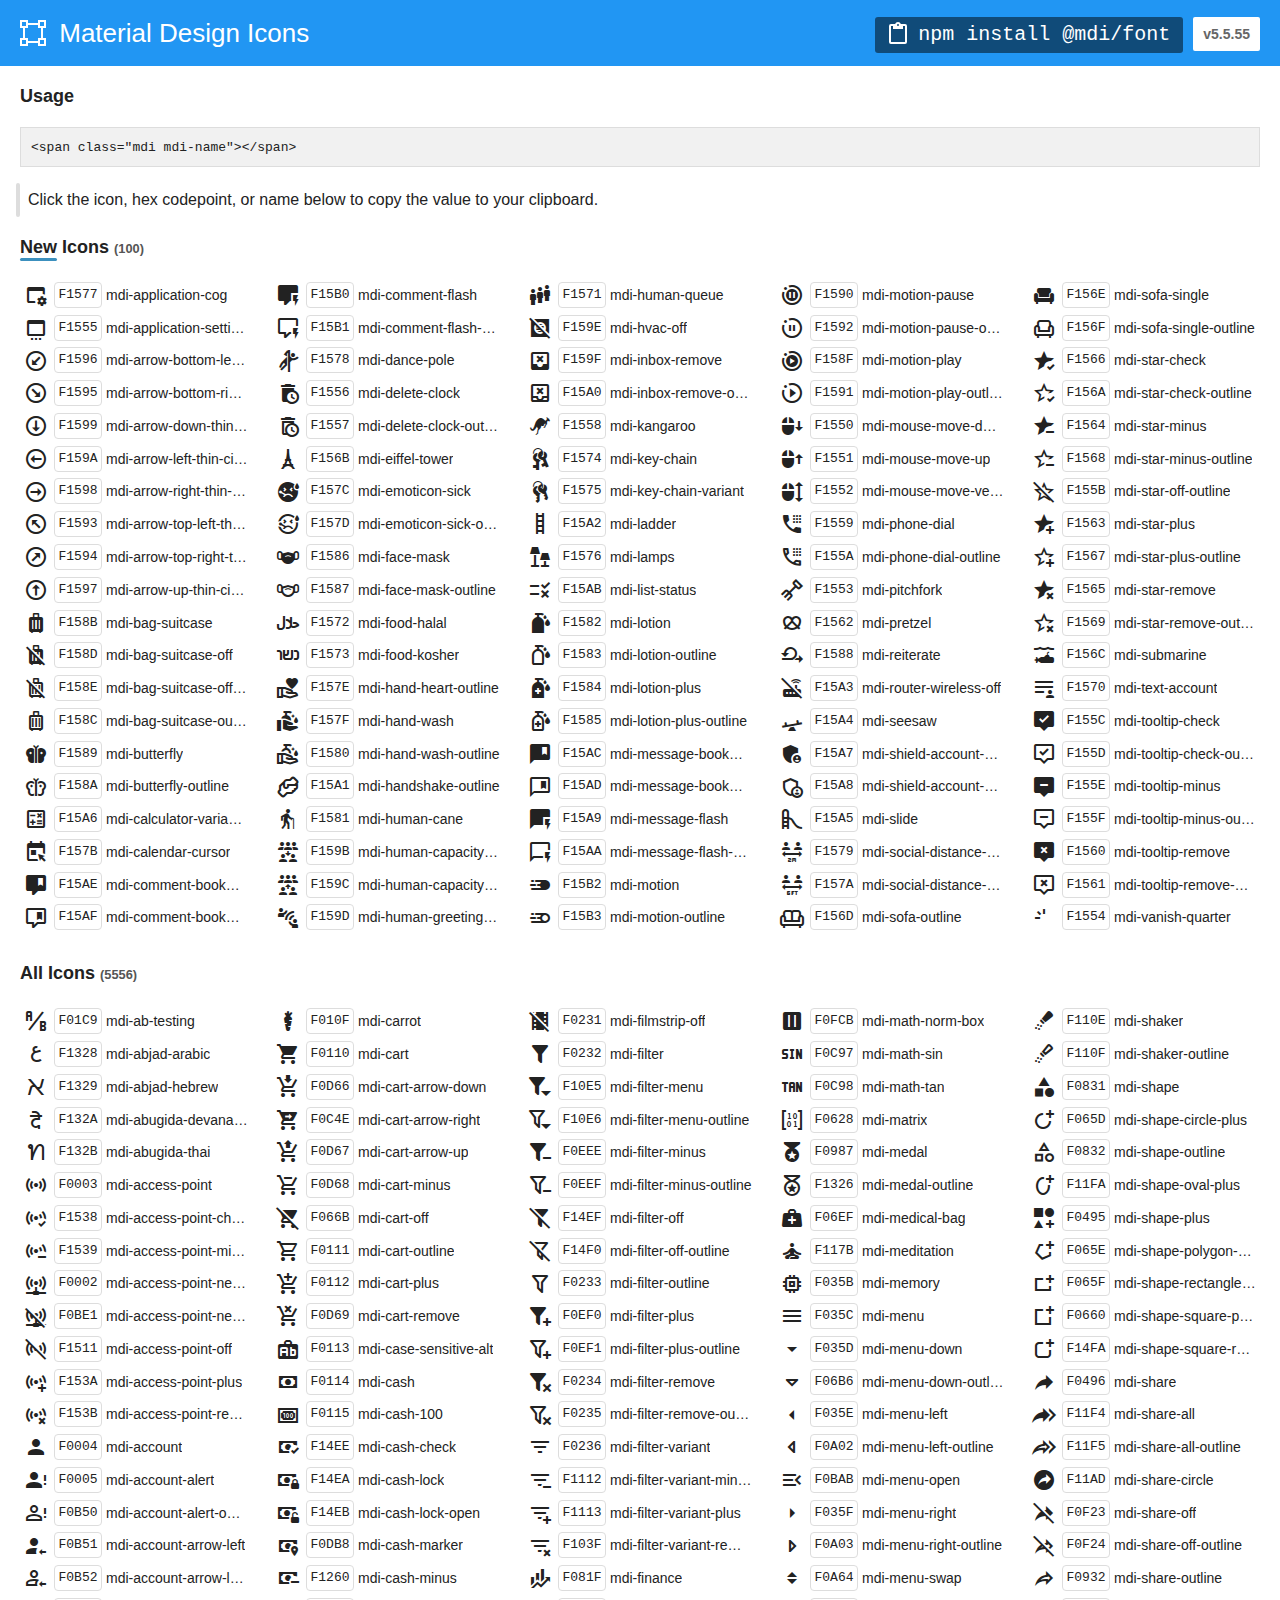
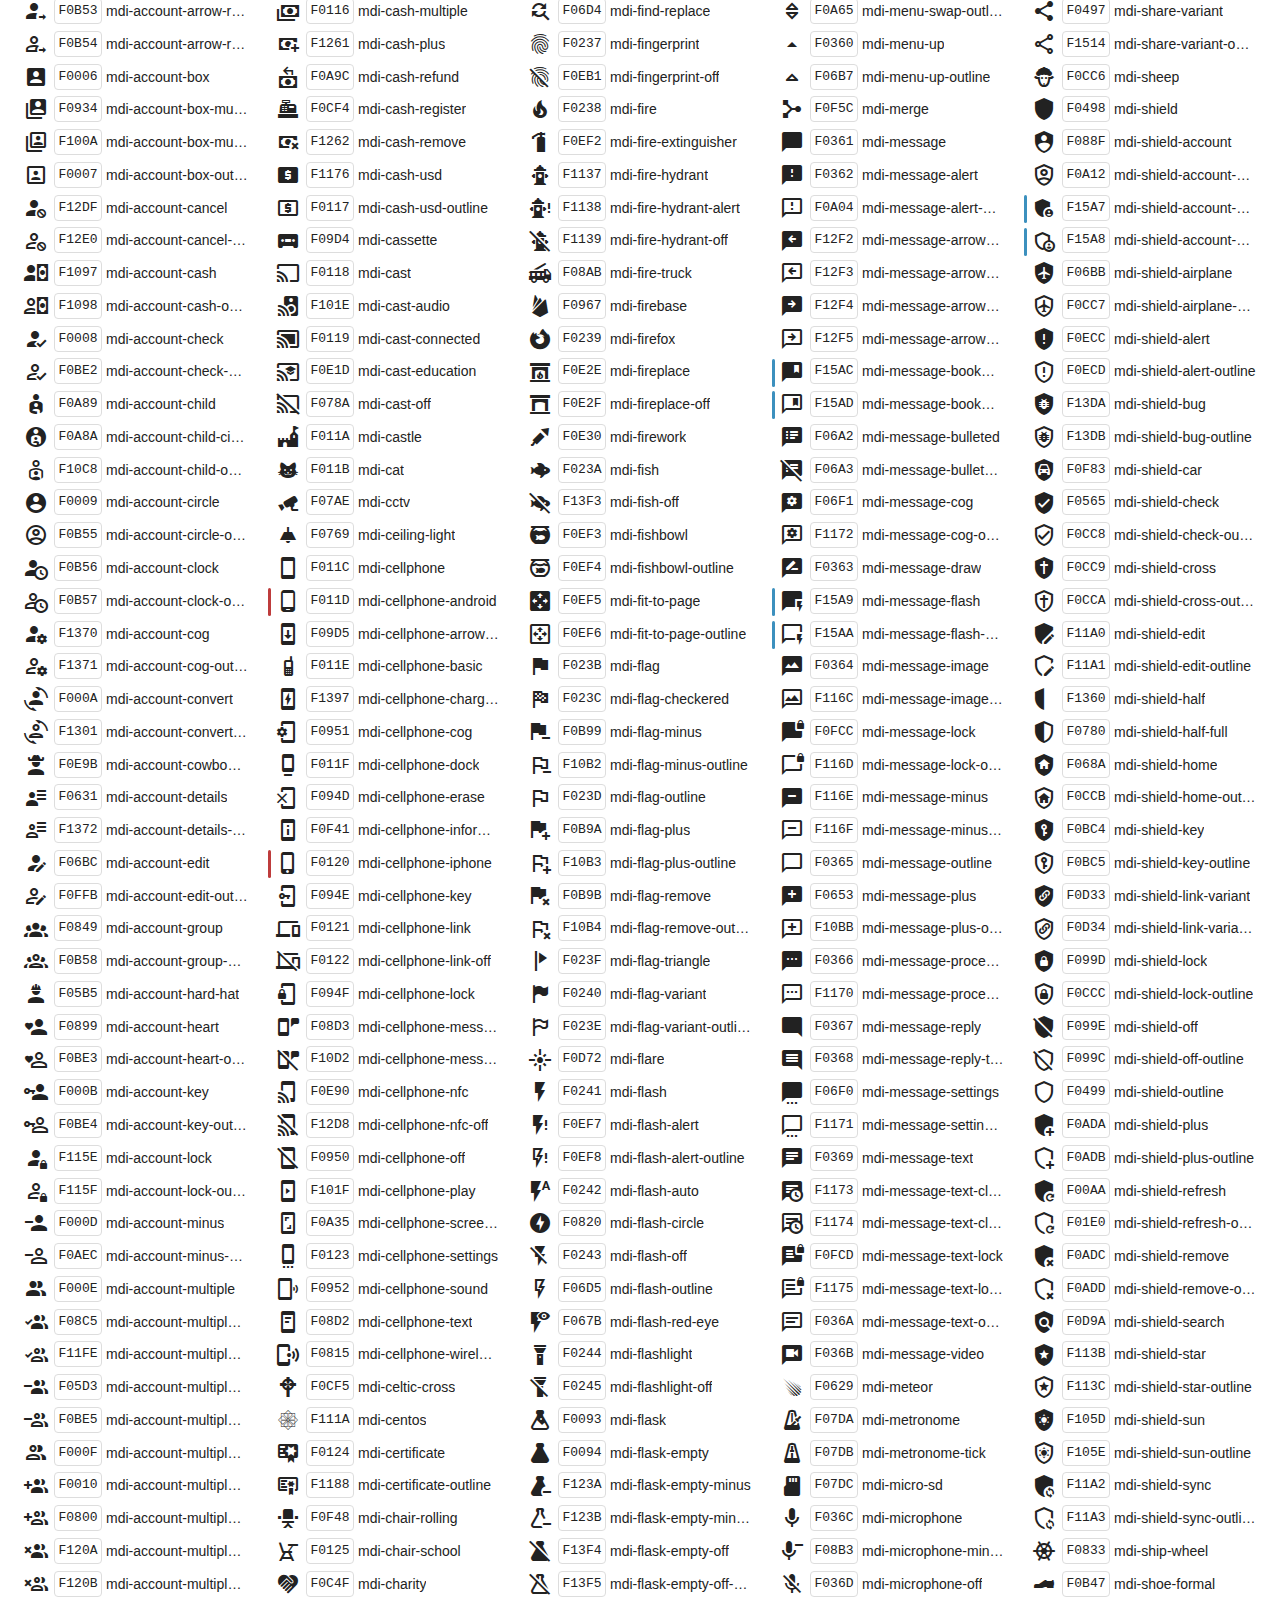
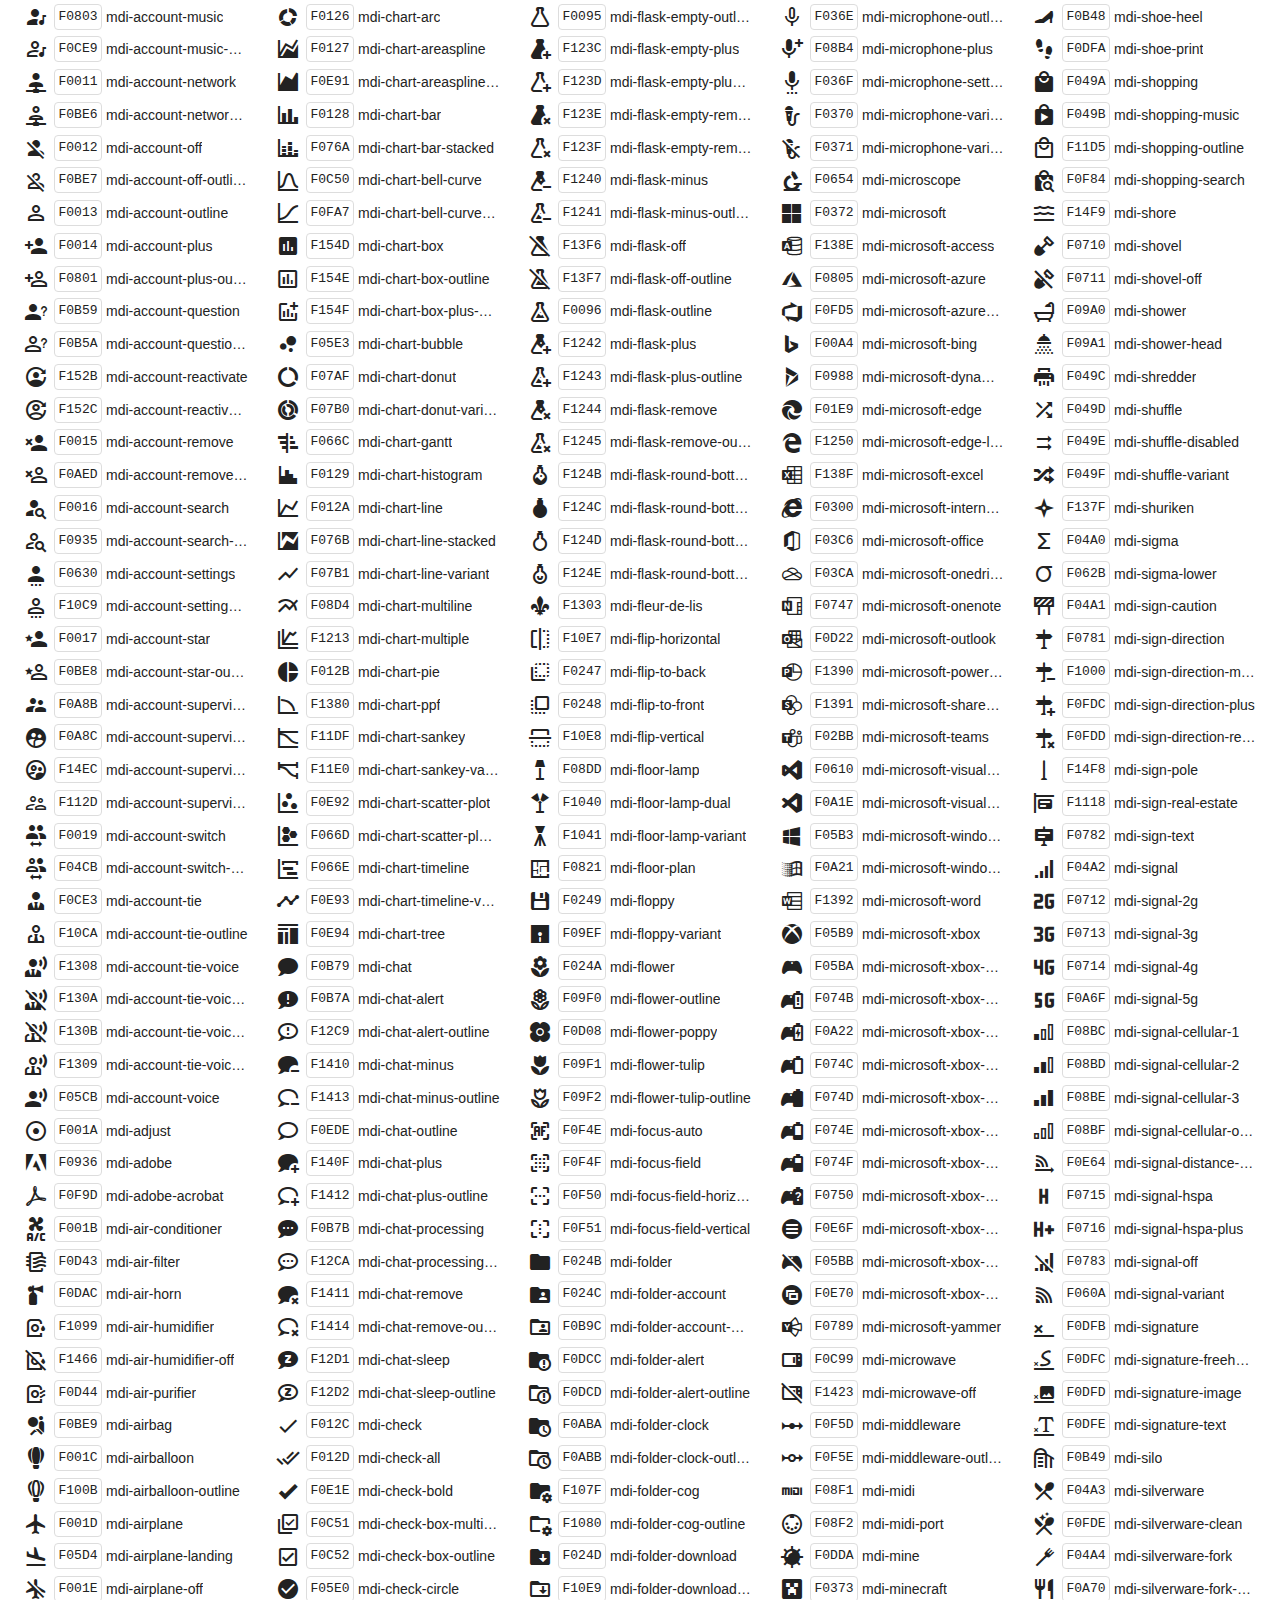
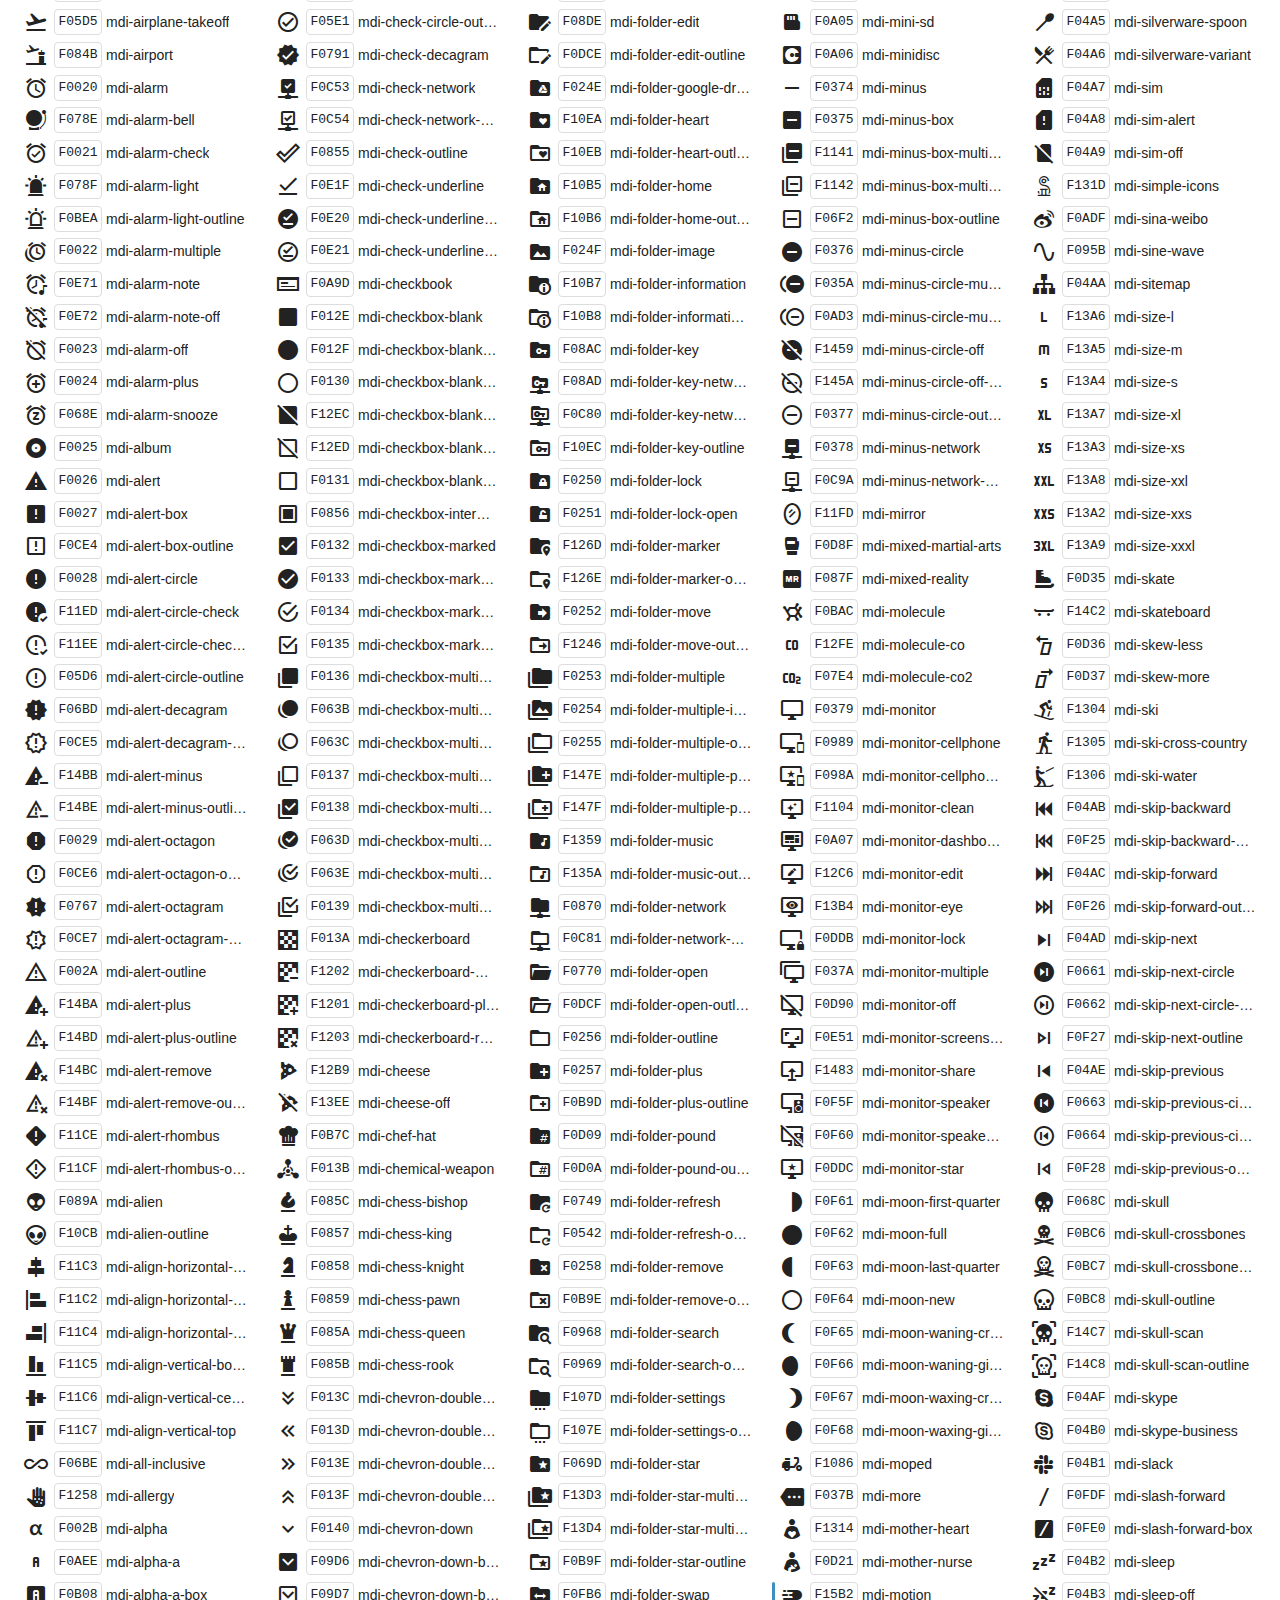
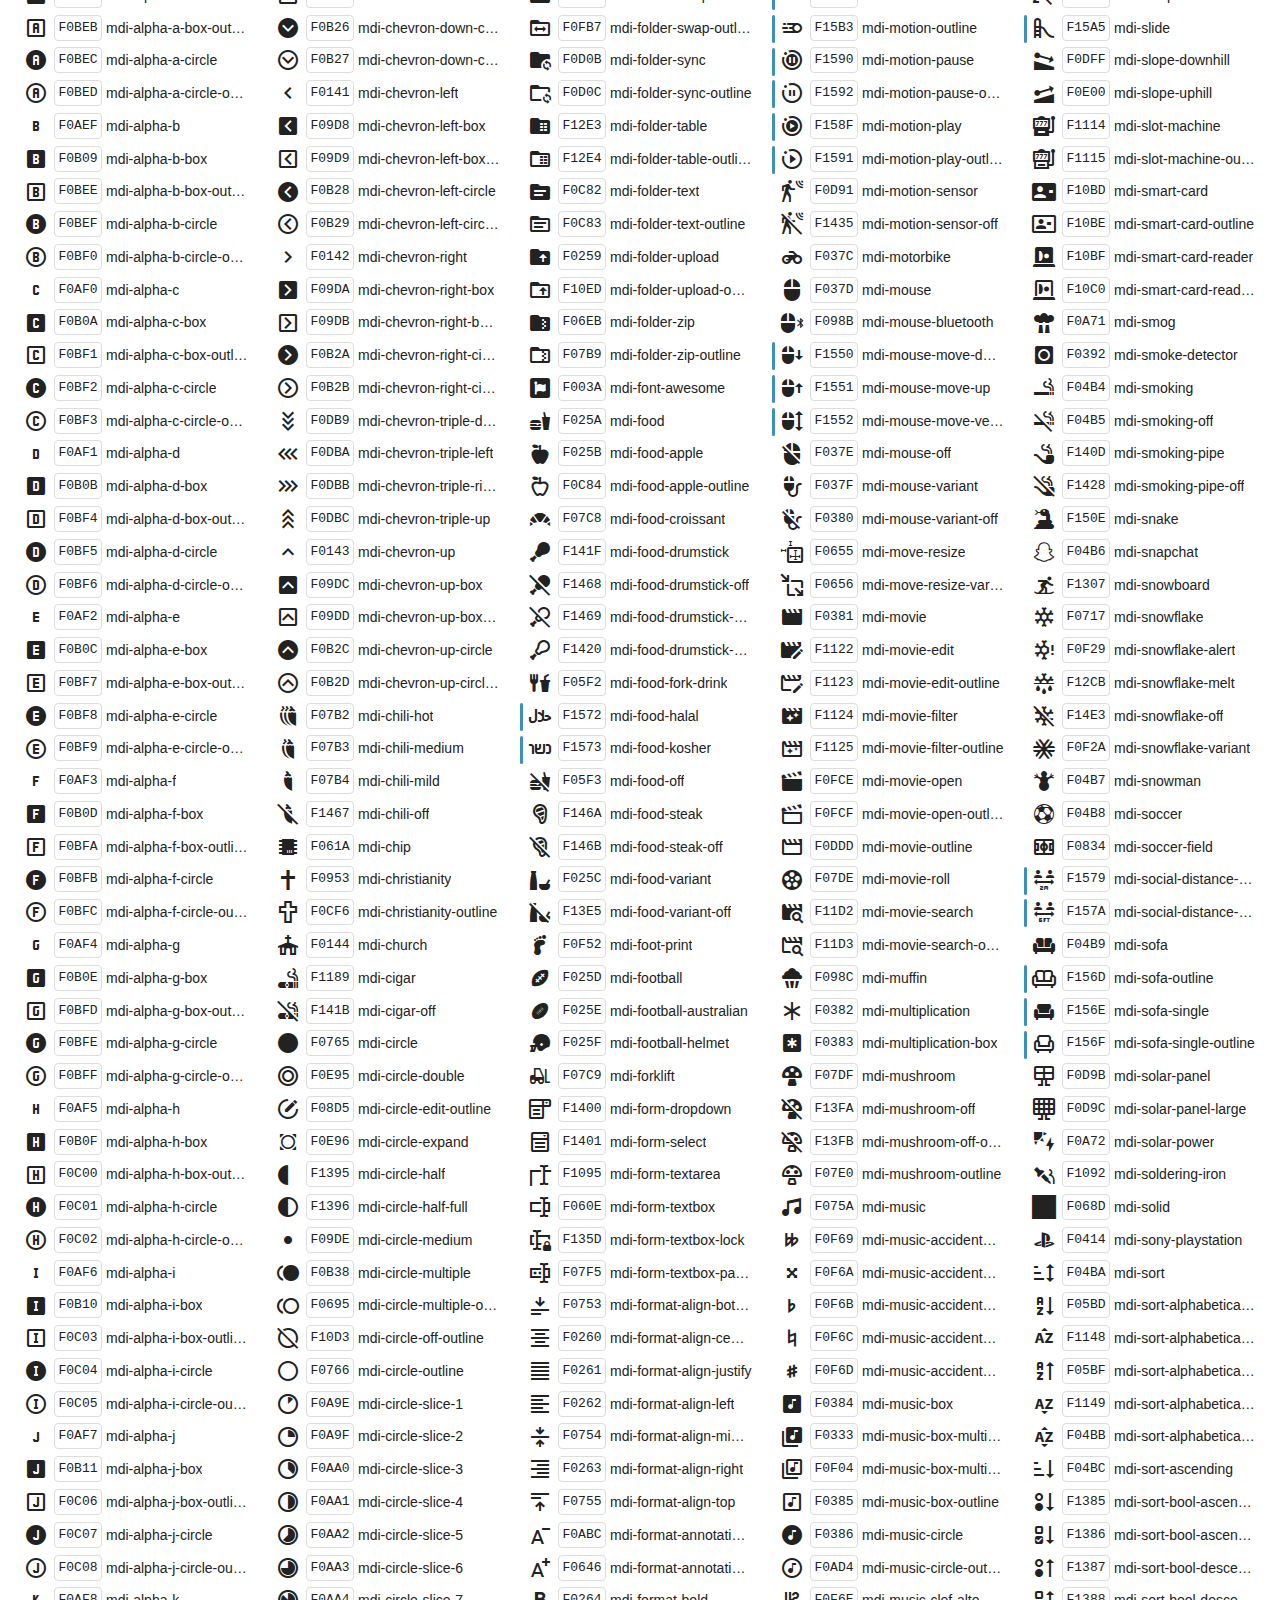
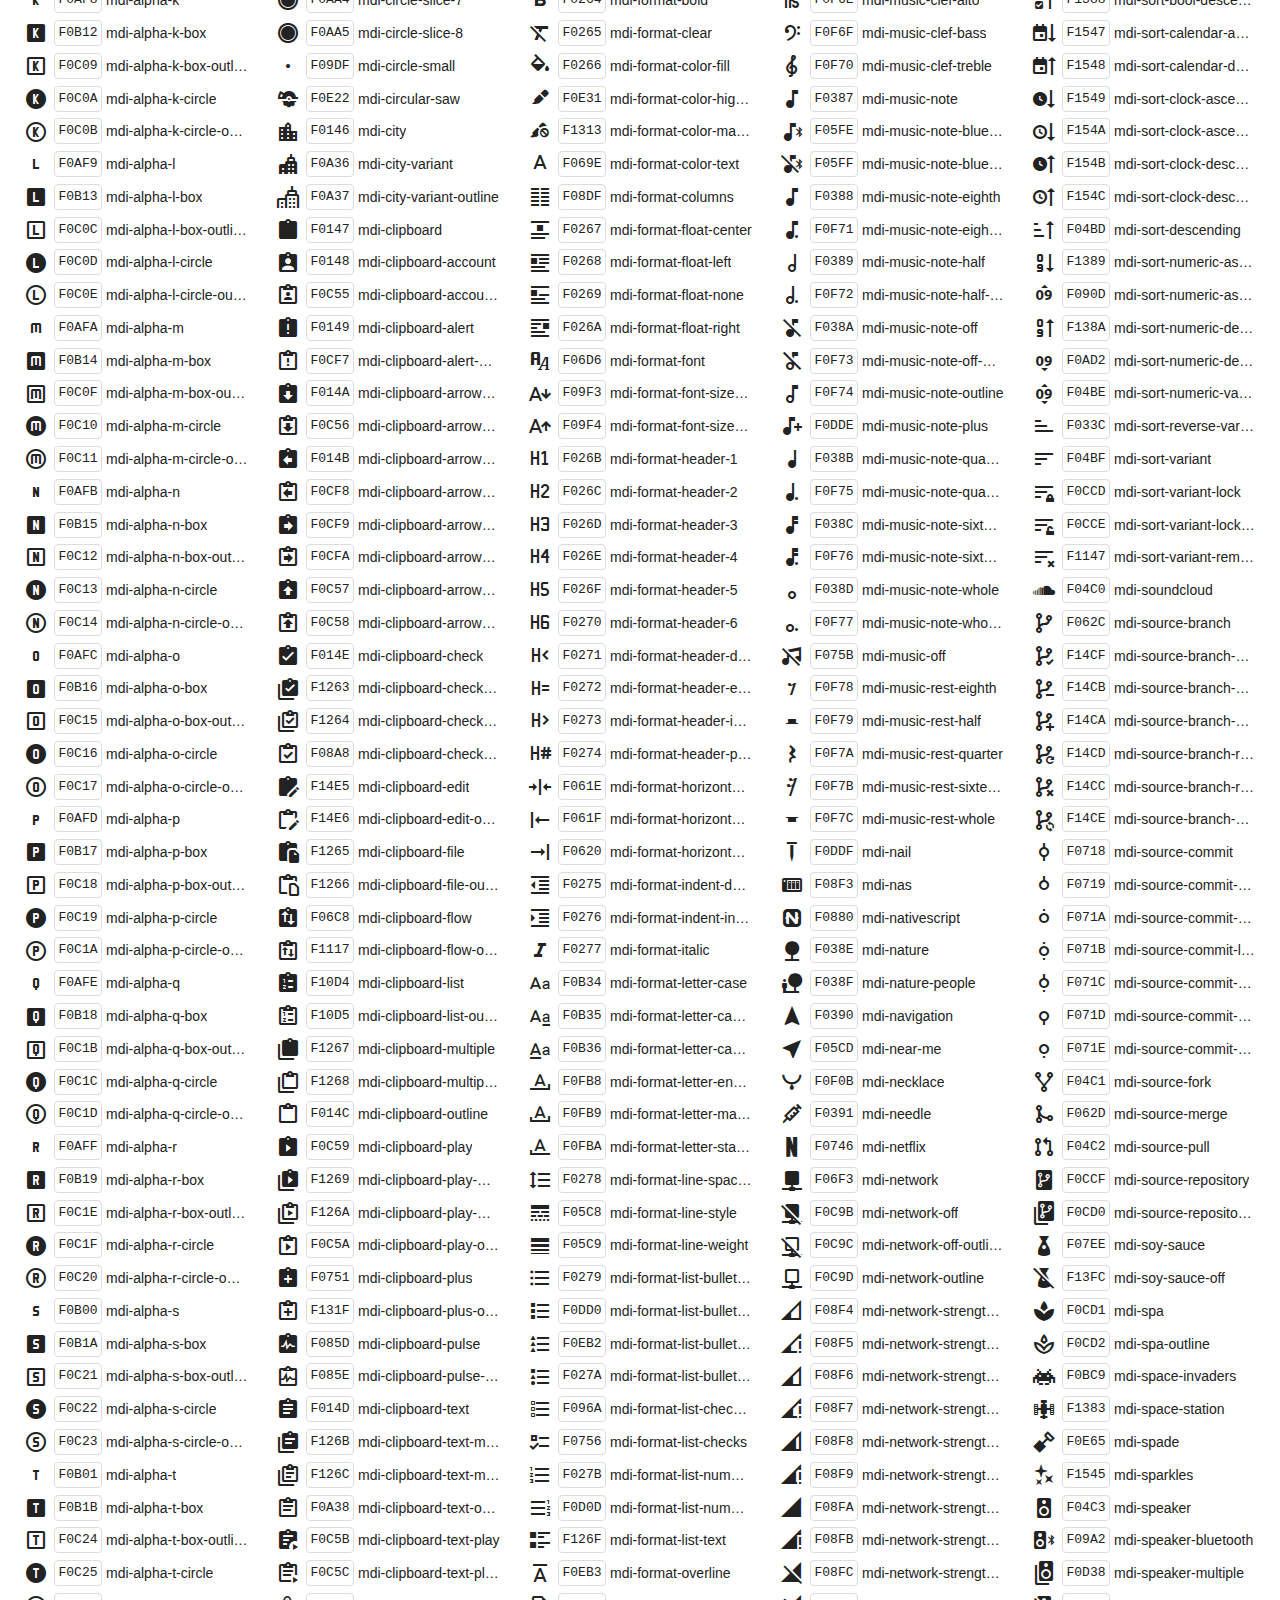
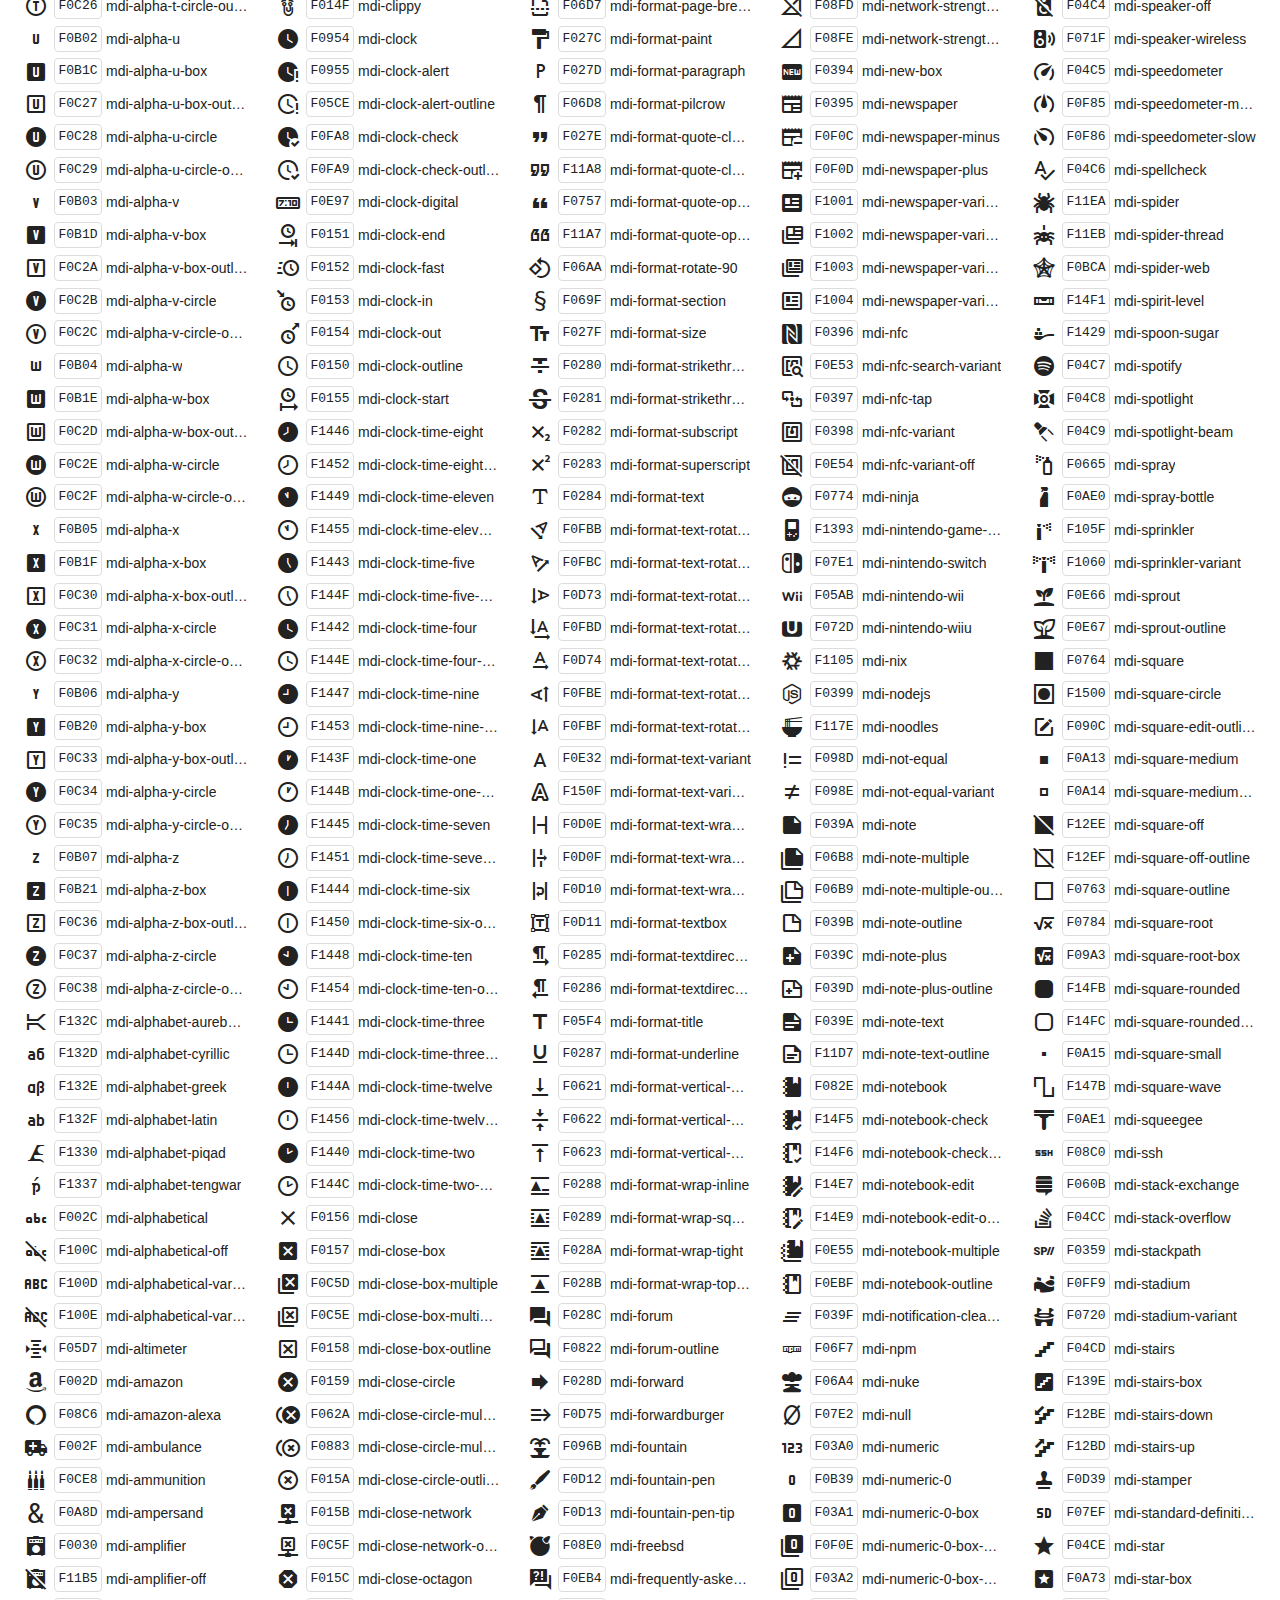
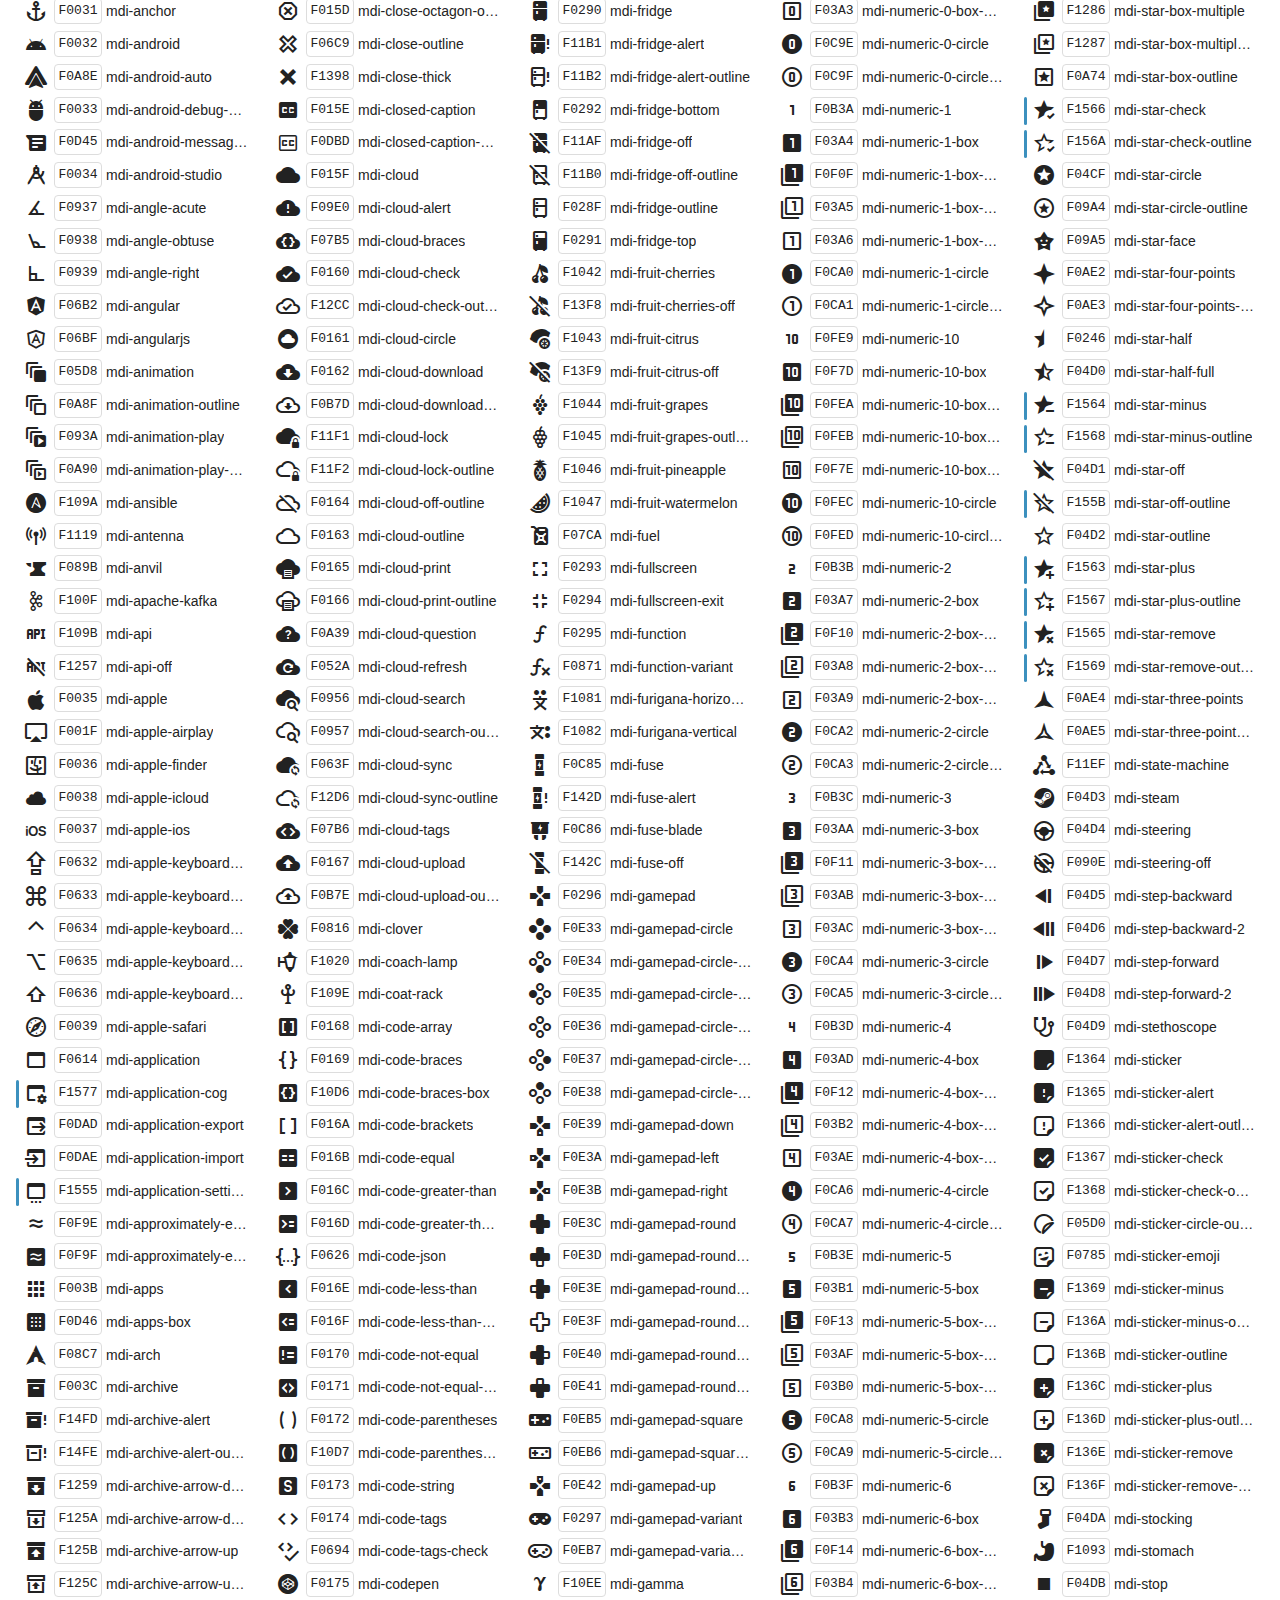
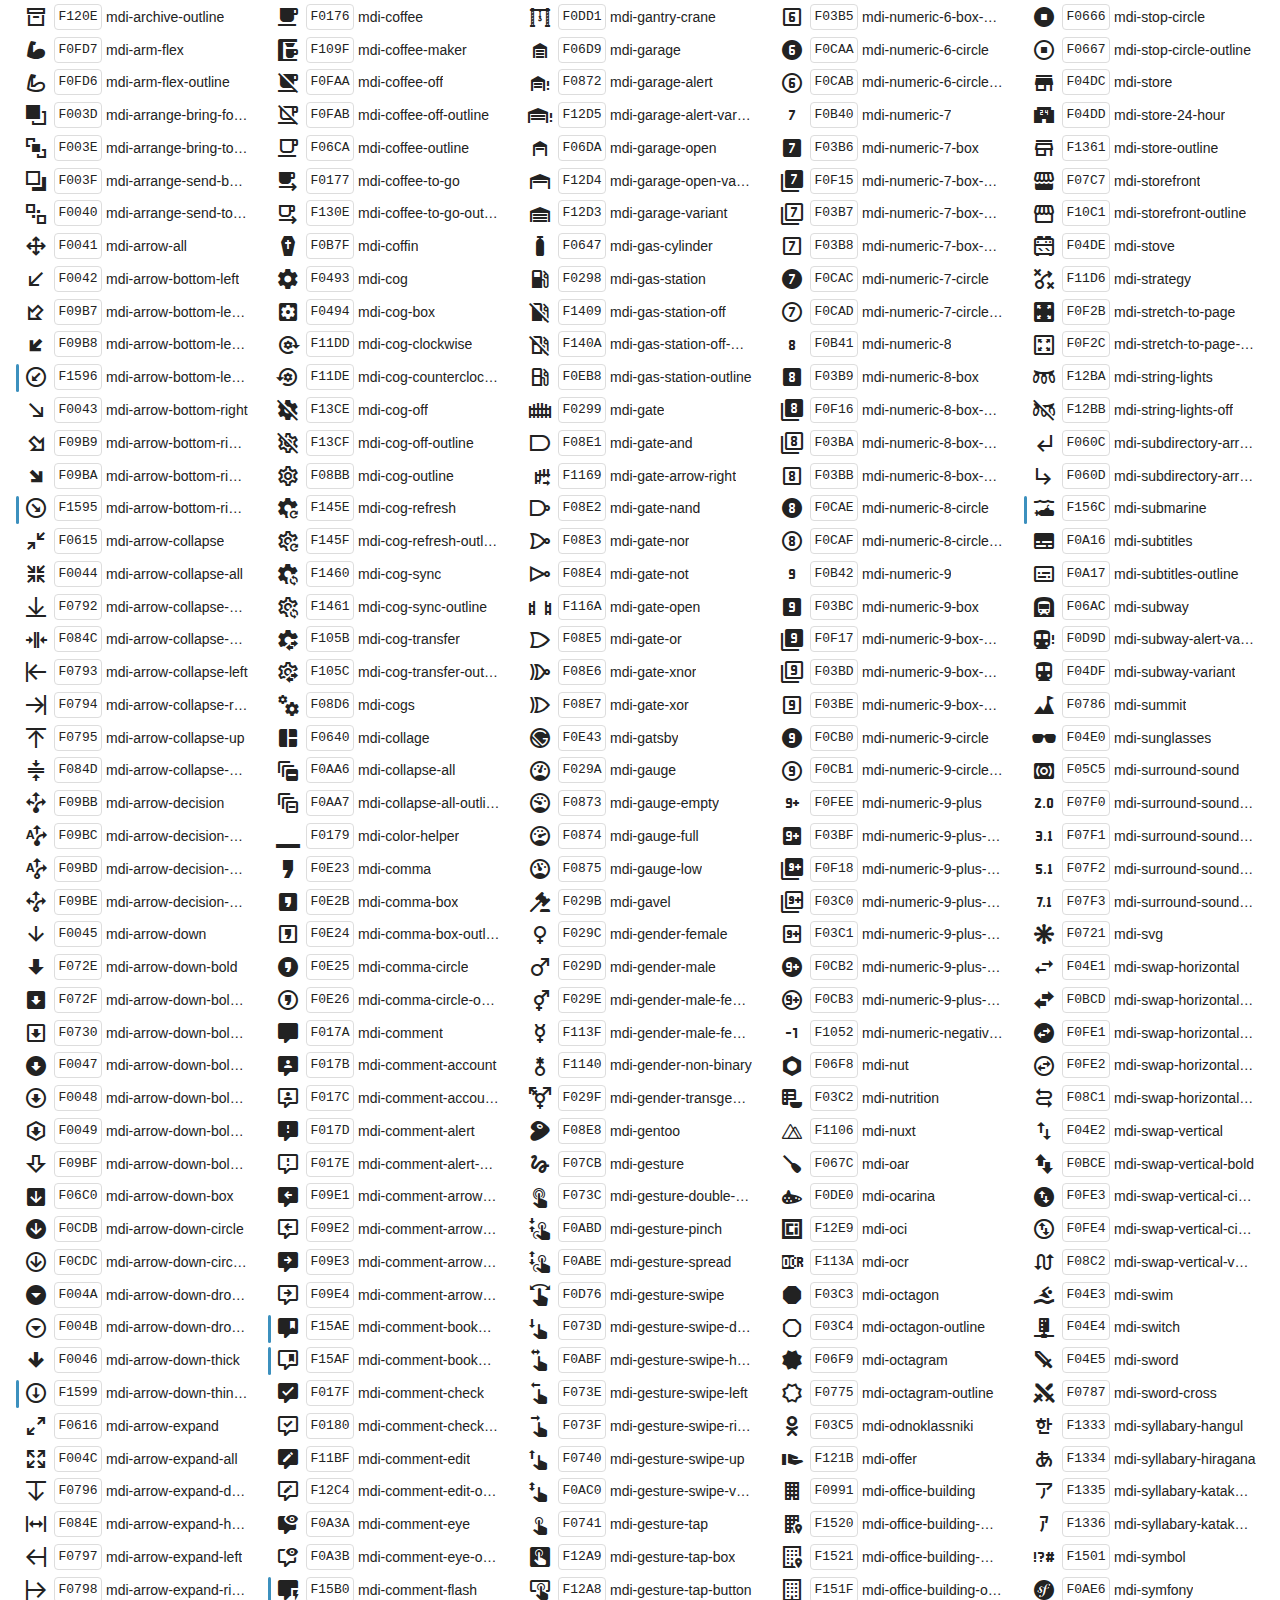
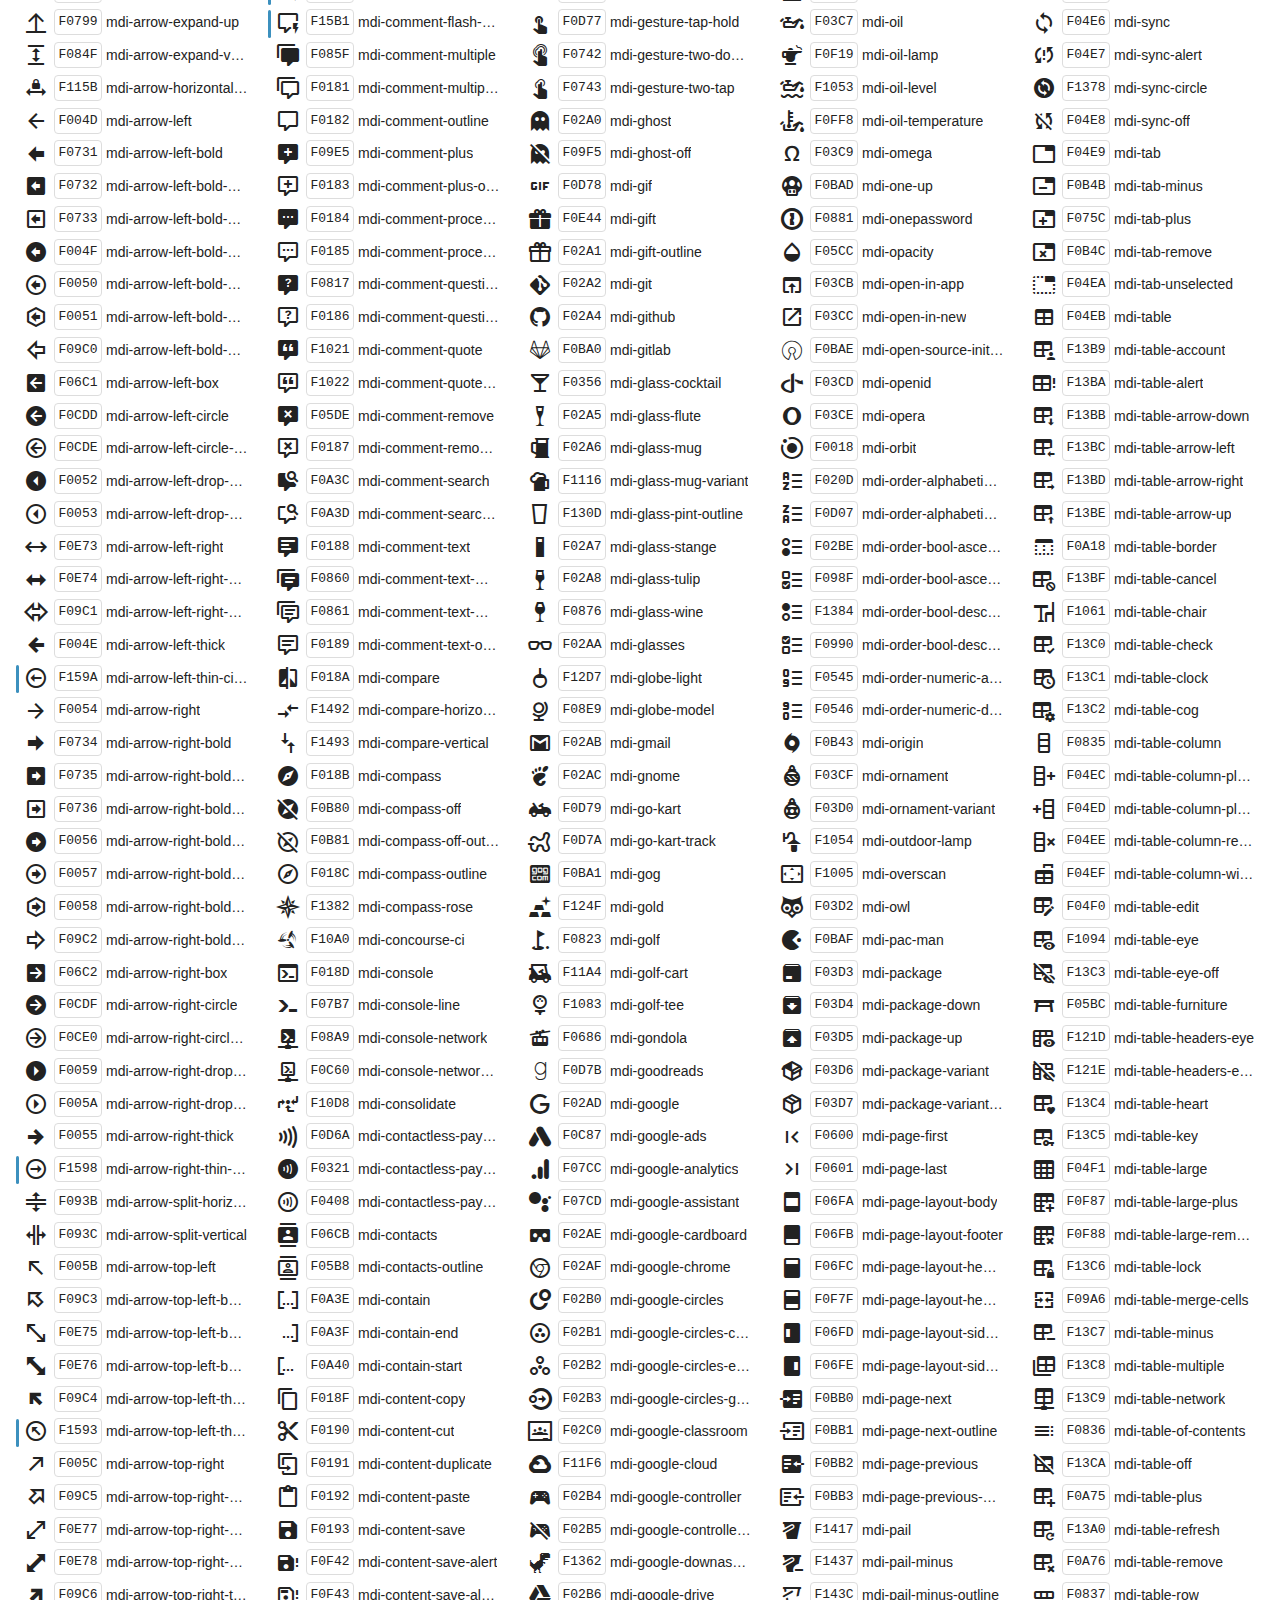
<file: src/main/resources/static/fonts/material-icons/preview.html>
﻿<!doctype html>
<html lang="en">

<head>
    <meta charset="utf-8" />
    <meta name="google" content="notranslate">
    <title>Material Design Icons</title>
    <style>
        * {
            margin: 0;
            padding: 0;
        }

        body {
            margin: 0;
            padding: 0;
            background: #fff;
            color: #222;
        }

        h1,
        h2,
        h3,
        p,
        div,
        blockquote,
        footer {
            font-family: "Helvetica Neue", Arial, sans-serif;
        }

        h1 {
            padding: 20px 20px 16px 20px;
            font-size: 26px;
            line-height: 26px;
            font-weight: normal;
            color: #FFF;
            background-color: #2196F3;
        }

        h1 svg {
            vertical-align: middle;
            width: 26px;
            height: 26px;
            margin: 0 6px 4px 0;
        }

        h1 svg path {
            fill: #FFF;
        }

        h1 .version {
            font-size: 14px;
            background: #FFF;
            padding: 4px 10px;
            float: right;
            border-radius: 2px;
            margin: -3px 0 0 0;
            color: #666;
            font-weight: bold;
        }

        h1 .version::before {
            content: 'v';
        }

        h1 code {
            font-size: 20px;
            background: rgba(0, 0, 0, 0.5);
            padding: 4px 12px;
            border-radius: 3px;
            float: right;
            margin: -3px 10px 0 0;
            border: 1px solid transparent;
            cursor: pointer;
        }

        h1 code:hover {
            border: 1px solid #FFF;
        }

        h1 code svg {
            width: 24px;
            height: 24px;
            margin: -1px -4px 0 -2px
        }

        h2 {
            font-size: 18px;
            padding: 20px;
        }

        h2 small {
            color: #555;
            font-size: 0.8rem;
        }

        h2 small::before {
            content: '(';
        }

        h2 small::after {
            content: ')';
        }

        h2 span {
            position: relative;
        }

        h2.newicons span::before {
            position: absolute;
            content: ' ';
            width: 100%;
            height: 0.2rem;
            bottom: -0.25rem;
            background: #3C90BE;
            border-radius: 0.1rem;
        }

        h2.deprecatedicons span::before {
            position: absolute;
            content: ' ';
            width: 100%;
            height: 0.2rem;
            bottom: -0.25rem;
            background: #BE3C3C;
            border-radius: 0.1rem;
        }

        h3 {
            font-size: 14px;
            padding: 10px 20px 0 20px;
            font-weight: bold;
        }

        p {
            padding: 10px 20px;
        }

        p code {
            display: inline-block;
            vertical-align: middle;
            background: #F1F1F1;
            padding: 3px 5px;
            border-radius: 3px;
            border: 1px solid #DDD;
        }

        p i.mdi {
            vertical-align: middle;
            border-radius: 4px;
            display: inline-block;
        }

        p i.mdi.dark-demo {
            background: #333;
        }

        p.note {
            color: #999;
            font-size: 14px;
            padding: 0 20px 5px 20px;
        }

        p.deprecated {
            margin: -0.5rem 0 0.25rem 0;
        }

        p.extras {
            margin-top: -0.5rem;
        }

        div.icons {
            padding: 0 20px 10px 20px;
            -webkit-column-count: 5;
            -moz-column-count: 5;
            column-count: 5;
            -webkit-column-gap: 20px;
            -moz-column-gap: 20px;
            column-gap: 20px;
        }

        div.icons div {
            line-height: 2em;
        }

        div.icons div span {
            cursor: pointer;
            font-size: 14px;
            text-overflow: ellipsis;
            display: inline-block;
            max-width: calc(100% - 90px);
            overflow: hidden;
            vertical-align: middle;
            white-space: nowrap;
        }

        div.icons div code:hover,
        div.icons div span:hover,
        div.icons div i:hover {
            color: #3c90be;
        }

        div.icons div code:hover {
            border-color: #3c90be;
        }

        div.icons div code {
            border: 1px solid #DDD;
            width: 46px;
            margin-left: 2px;
            margin-right: 4px;
            border-radius: 4px;
            display: inline-block;
            vertical-align: middle;
            text-align: center;
            line-height: 24px;
            cursor: pointer;
        }

        div.icons div i {
            display: inline-block;
            width: 32px;
            height: 24px;
            text-align: center;
            vertical-align: middle;
            cursor: pointer;
            line-height: 24px;
        }

        div.icons .mdi::before {
            font-size: 24px;
        }

        div.icons div.new::before {
            content: ' ';
            width: 0.2rem;
            height: 1.75rem;
            position: absolute;
            margin-top: 0.25rem;
            margin-left: -0.25rem;
            background: #3C90BE;
            border-radius: 0.1rem;
        }

        div.icons div.deprecated::before {
            content: ' ';
            width: 0.2rem;
            height: 1.75rem;
            position: absolute;
            margin-top: 0.25rem;
            margin-left: -0.25rem;
            background: #BE3C3C;
            border-radius: 0.1rem;
        }

        pre {
            margin: 0 20px;
            font-family: Consolas, monospace;
            padding: 10px;
            border: 1px solid #DDD;
            background: #F1F1F1;
        }

        blockquote {
            position: relative;
            margin: 1rem 1rem 0 1rem;
            padding: 0.5rem 0.5rem 0.5rem 0.75rem;
        }

        blockquote.note::before {
            content: ' ';
            width: 0.25rem;
            height: 100%;
            background: #DDD;
            position: absolute;
            border-radius: 0.25rem;
            top: 0;
            left: 0;
        }

        blockquote.deprecated::before {
            content: ' ';
            width: 0.25rem;
            height: 100%;
            background: #BE3C3C;
            position: absolute;
            border-radius: 0.25rem;
            top: 0;
            left: 0;
        }

        div.copied {
            position: fixed;
            top: 100px;
            left: 50%;
            width: 200px;
            text-align: center;
            color: #3c763d;
            background-color: #dff0d8;
            border: 1px solid #d6e9c6;
            padding: 10px 15px;
            border-radius: 4px;
            margin-left: -100px;
            box-shadow: 0 0 10px rgba(0, 0, 0, 0.2);
        }

        div.examples {
            display: flex;
            flex-wrap: wrap;
            margin: 0.5rem 1.25rem;
        }

        div.examples > div {
            display: flex;
            margin-right: 0.5rem;
            margin-bottom: 0.5rem;
        }

        div.examples > div > div:first-child {
            display: flex;
            padding: 0.5rem;
            border-radius: 0.25rem;
            box-shadow: 0 0 0.25rem rgba(0, 0, 0, 0.4);
            background: #FFF;
            z-index: 1;
            align-items: center;
            justify-content: center;
        }

        div.examples > div > div:first-child + div {
            display: flex;
            margin-left: -0.25rem;
            padding: 0.5rem 0.75rem 0.5rem 1rem;
            background: #222;
            border-radius: 0 0.25rem 0.25rem 0;
        }

        div.examples > div > div:first-child + div > code {
            color: #FFF;
            align-self: center;
        }

        div.examples > div > div.dark:first-child {
            background: #444;
        }

        div.examples i {
            display: flex;
        }

        div.examples-size > div > div:first-child {
            min-width: 3rem;
        }

        footer {
            display: flex;
            padding: 20px;
            color: #666;
            border-top: 1px solid #DDD;
            background: #F1F1F1;
        }

        footer > div:first-child {
            flex: 1;
        }

        footer > div:last-child {
            text-align: right;
        }

        footer a {
            color: #e91e63;
            text-decoration: none;
        }

        footer a:hover {
            text-decoration: underline;
        }
    </style>
    <link href="css/materialdesignicons.css" media="all" rel="stylesheet" type="text/css" />
</head>

<body>
    <h1>
        <svg>
            <path d="M0,0H8V3H18V0H26V8H23V18H26V26H18V23H8V21H18V18H21V8H18V5H8V8H5V18H8V26H0V18H3V8H0V0M2,2V6H6V2H2M2,20V24H6V20H2M20,2V6H24V2H20M20,20V24H24V20H20Z"></path>
        </svg>
        Material Design Icons
        <span class="version">5.5.55</span>
        <code id="npm" title="Copy to Clipboard">
            <svg viewBox="0 0 24 24">
                <path d="M19,20H5V4H7V7H17V4H19M12,2A1,1 0 0,1 13,3A1,1 0 0,1 12,4A1,1 0 0,1 11,3A1,1 0 0,1 12,2M19,2H14.82C14.4,0.84 13.3,0 12,0C10.7,0 9.6,0.84 9.18,2H5A2,2 0 0,0 3,4V20A2,2 0 0,0 5,22H19A2,2 0 0,0 21,20V4A2,2 0 0,0 19,2Z" />
            </svg>
            npm install @mdi/font
        </code>
    </h1>

    <h2 class="usage">Usage</h2>
    <pre><code>&lt;span class=&quot;mdi mdi-<span id="name">name</span>&quot;&gt;&lt;/span&gt;</code></pre>

    <blockquote class="note">
        Click the icon, hex codepoint, or name below to copy the value to your clipboard.
    </blockquote>

    <h2 class="newicons"><span>New</span> Icons <small id="newIconsCount">-</small></h2>
    <div class="icons" id="newIcons"></div>

    <h2 class="icons">All Icons <small id="iconsCount">-</small></h2>
    <div class="icons" id="icons"></div>

    <h2 class="deprecatedicons"><span>Deprecated</span> Icons <small id="deprecatedIconsCount">-</small></h2>
    <p class="deprecated" id="deprecated">
        Deprecated icons will be removed in a future major release.
    </p>
    <div class="icons" id="deprecatedIcons"></div>

    <h2 class="extras">Extras</h2>

    <p class="extras">The helper CSS classes are listed below.</p>

    <section>
        <h3>Size</h3>

        <div class="examples examples-size">
            <div>
                <div>
                    <i class="mdi mdi-18px mdi-account"></i>
                </div>
                <div>
                    <code>mdi-18px</code>
                </div>
            </div>
            <div>
                <div>
                    <i class="mdi mdi-24px mdi-account"></i>
                </div>
                <div>
                    <code>mdi-24px</code>
                </div>
            </div>
            <div>
                <div>
                    <i class="mdi mdi-36px mdi-account"></i>
                </div>
                <div>
                    <code>mdi-36px</code>
                </div>
            </div>
            <div>
                <div>
                    <i class="mdi mdi-48px mdi-account"></i>
                </div>
                <div>
                    <code>mdi-48px</code>
                </div>
            </div>
        </div>
    </section>

    <h3>Rotate</h3>

    <div class="examples">
        <div>
            <div>
                <i class="mdi mdi-36px mdi-account"></i>
            </div>
        </div>
        <div>
            <div>
                <i class="mdi mdi-36px mdi-rotate-45 mdi-account"></i>
            </div>
            <div>
                <code>mdi-rotate-45</code> 
            </div>
        </div>
        <div>
            <div>
                <i class="mdi mdi-36px mdi-rotate-90 mdi-account"></i>
            </div>
            <div>
                <code>mdi-rotate-90</code>
            </div>
        </div>
        <div>
            <div>
                <i class="mdi mdi-36px mdi-rotate-135 mdi-account"></i>
            </div>
            <div>
                <code>mdi-rotate-135</code>
            </div>
        </div>
        <div>
            <div>
                <i class="mdi mdi-36px mdi-rotate-180 mdi-account"></i>
            </div>
            <div>
                <code>mdi-rotate-180</code>
            </div>
        </div>
        <div>
            <div>
                <i class="mdi mdi-36px mdi-rotate-225 mdi-account"></i>
            </div>
            <div>
                <code>mdi-rotate-225</code>
            </div>
        </div>
        <div>
            <div>
                <i class="mdi mdi-36px mdi-rotate-270 mdi-account"></i>
            </div>
            <div>
                <code>mdi-rotate-270</code>
            </div>
        </div>
        <div>
            <div>
                <i class="mdi mdi-36px mdi-rotate-315 mdi-account"></i>
            </div>
            <div>
                <code>mdi-rotate-315</code> 
            </div>
        </div>
    </div>

    <h3>Flip</h3>

    <div class="examples">
        <div>
            <div>
                <i class="mdi mdi-36px mdi-account-alert"></i>
            </div>
        </div>
        <div>
            <div>
                <i class="mdi mdi-36px mdi-flip-h mdi-account-alert"></i>
            </div>
            <div>
                <code>mdi-flip-h</code> 
            </div>
        </div>
        <div>
            <div>
                <i class="mdi mdi-36px mdi-flip-v mdi-account-alert"></i>
            </div>
            <div>
                <code>mdi-flip-v</code> 
            </div>
        </div>
    </div>

    <p class="note"><strong>Note:</strong> We do not include the ability to use <code>mdi-flip-*</code> and
        <code>mdi-rotate-*</code> at the same time.</p>

    <h3>Spin</h3>

    <div class="examples">
        <div>
            <div>
                <i class="mdi mdi-36px mdi-spin mdi-loading"></i>
            </div>
            <div>
                <code>mdi-spin</code>
            </div>
        </div>
        <div>
            <div>
                <i class="mdi mdi-36px mdi-spin mdi-star"></i>
            </div>
            <div>
                <code>mdi-spin</code>
            </div>
        </div>
    </div>

    <h3>Color</h3>

    <div class="examples">
        <div>
            <div class="dark">
                <i class="mdi mdi-36px mdi-light mdi-account dark-demo"></i>
            </div>
            <div>
                <code>mdi-light</code>
            </div>
        </div>
        <div>
            <div class="dark">
                <i class="mdi mdi-36px mdi-light mdi-inactive mdi-account dark-demo"></i>
            </div>
            <div>
                <code>mdi-light mdi-inactive</code>
            </div>
        </div>
        <div>
            <div>
                <i class="mdi mdi-36px mdi-dark mdi-account"></i>
            </div>
            <div>
                <code>mdi-dark</code>
            </div>
        </div>
        <div>
            <div>
                <i class="mdi mdi-36px mdi-dark mdi-inactive mdi-account"></i>
            </div>
            <div>
                <code>mdi-dark mdi-inactive</code> 
            </div>
        </div>
    </div>

    <footer>
        <div>
            Generated with <a href="https://npmjs.com/package/@mdi/font-build">@mdi/font-build</a>
            by <a href="http://MaterialDesignIcons.com/">MaterialDesignIcons.com</a>.
        </div>
        <div>
            <a href="https://www.npmjs.com/org/mdi" target="_blank">NPM @mdi Organization</a>
        </div>
    </footer>

    <script type="text/javascript">
        function isNew(icon) {
            return icon.version === '5.5.55';
        }
        function isDeprecated(icon) {
            return typeof icon.deprecated == 'undefined'
                ? false
                : icon.deprecated;
        }
        function copyText(text) {
            var copyFrom = document.createElement('textarea');
            copyFrom.setAttribute("style", "position:fixed;opacity:0;top:100px;left:100px;");
            copyFrom.value = text;
            document.body.appendChild(copyFrom);
            copyFrom.select();
            document.execCommand('copy');
            var copied = document.createElement('div');
            copied.setAttribute('class', 'copied');
            copied.appendChild(document.createTextNode('Copied to Clipboard'));
            document.body.appendChild(copied);
            setTimeout(function () {
                document.body.removeChild(copyFrom);
                document.body.removeChild(copied);
            }, 1500);
        };
        function getIconItem(icon, isNewIcon, isDeprecatedIcon) {
            var div = document.createElement('div'),
                i = document.createElement('i');
            i.className = 'mdi mdi-' + icon.name;
            div.appendChild(i);
            var code = document.createElement('code');
            code.appendChild(document.createTextNode(icon.hex));
            div.appendChild(code);
            var span = document.createElement('span');
            span.appendChild(document.createTextNode('mdi-' + icon.name));
            div.appendChild(span);
            span.onclick = function () {
                document.getElementById('name').innerHTML = icon.name;
            };
            i.onmouseup = function () {
                copyText(String.fromCodePoint(parseInt(icon.hex, 16)));
            };
            code.onmouseup = function () {
                copyText(icon.hex);
            };
            span.onmouseup = function () {
                copyText('mdi-' + icon.name);
            };
            if (isNewIcon) {
                div.className = 'new';
            }
            if (isDeprecatedIcon) {
                div.className = 'deprecated';
            }
            return div;
        }
        (function () {
            var iconsCount = 0;
            var newIconsCount = 0;
            var deprecatedIconsCount = 0;
            var icons = [{name:"ab-testing",hex:"F01C9",version:"4.0.96"},{name:"abjad-arabic",hex:"F1328",version:"4.9.95"},{name:"abjad-hebrew",hex:"F1329",version:"4.9.95"},{name:"abugida-devanagari",hex:"F132A",version:"4.9.95"},{name:"abugida-thai",hex:"F132B",version:"4.9.95"},{name:"access-point",hex:"F0003",version:"1.5.54"},{name:"access-point-check",hex:"F1538",version:"5.4.55"},{name:"access-point-minus",hex:"F1539",version:"5.4.55"},{name:"access-point-network",hex:"F0002",version:"1.5.54"},{name:"access-point-network-off",hex:"F0BE1",version:"3.2.89"},{name:"access-point-off",hex:"F1511",version:"5.4.55"},{name:"access-point-plus",hex:"F153A",version:"5.4.55"},{name:"access-point-remove",hex:"F153B",version:"5.4.55"},{name:"account",hex:"F0004",version:"1.5.54"},{name:"account-alert",hex:"F0005",version:"1.5.54"},{name:"account-alert-outline",hex:"F0B50",version:"3.0.39"},{name:"account-arrow-left",hex:"F0B51",version:"3.0.39"},{name:"account-arrow-left-outline",hex:"F0B52",version:"3.0.39"},{name:"account-arrow-right",hex:"F0B53",version:"3.0.39"},{name:"account-arrow-right-outline",hex:"F0B54",version:"3.0.39"},{name:"account-box",hex:"F0006",version:"1.5.54"},{name:"account-box-multiple",hex:"F0934",version:"2.4.85"},{name:"account-box-multiple-outline",hex:"F100A",version:"4.1.95"},{name:"account-box-outline",hex:"F0007",version:"1.5.54"},{name:"account-cancel",hex:"F12DF",version:"4.8.95"},{name:"account-cancel-outline",hex:"F12E0",version:"4.8.95"},{name:"account-cash",hex:"F1097",version:"4.2.95"},{name:"account-cash-outline",hex:"F1098",version:"4.2.95"},{name:"account-check",hex:"F0008",version:"1.5.54"},{name:"account-check-outline",hex:"F0BE2",version:"3.2.89"},{name:"account-child",hex:"F0A89",version:"2.7.94"},{name:"account-child-circle",hex:"F0A8A",version:"2.7.94"},{name:"account-child-outline",hex:"F10C8",version:"4.3.95"},{name:"account-circle",hex:"F0009",version:"1.5.54"},{name:"account-circle-outline",hex:"F0B55",version:"3.0.39"},{name:"account-clock",hex:"F0B56",version:"3.0.39"},{name:"account-clock-outline",hex:"F0B57",version:"3.0.39"},{name:"account-cog",hex:"F1370",version:"4.9.95"},{name:"account-cog-outline",hex:"F1371",version:"4.9.95"},{name:"account-convert",hex:"F000A",version:"1.5.54"},{name:"account-convert-outline",hex:"F1301",version:"4.8.95"},{name:"account-cowboy-hat",hex:"F0E9B",version:"3.7.94"},{name:"account-details",hex:"F0631",version:"1.6.50"},{name:"account-details-outline",hex:"F1372",version:"4.9.95"},{name:"account-edit",hex:"F06BC",version:"1.8.36"},{name:"account-edit-outline",hex:"F0FFB",version:"4.0.96"},{name:"account-group",hex:"F0849",version:"2.1.99"},{name:"account-group-outline",hex:"F0B58",version:"3.0.39"},{name:"account-hard-hat",hex:"F05B5",version:"1.5.54"},{name:"account-heart",hex:"F0899",version:"2.2.43"},{name:"account-heart-outline",hex:"F0BE3",version:"3.2.89"},{name:"account-key",hex:"F000B",version:"1.5.54"},{name:"account-key-outline",hex:"F0BE4",version:"3.2.89"},{name:"account-lock",hex:"F115E",version:"4.4.95"},{name:"account-lock-outline",hex:"F115F",version:"4.4.95"},{name:"account-minus",hex:"F000D",version:"1.5.54"},{name:"account-minus-outline",hex:"F0AEC",version:"2.8.94"},{name:"account-multiple",hex:"F000E",version:"1.5.54"},{name:"account-multiple-check",hex:"F08C5",version:"2.3.50"},{name:"account-multiple-check-outline",hex:"F11FE",version:"4.6.95"},{name:"account-multiple-minus",hex:"F05D3",version:"1.5.54"},{name:"account-multiple-minus-outline",hex:"F0BE5",version:"3.2.89"},{name:"account-multiple-outline",hex:"F000F",version:"1.5.54"},{name:"account-multiple-plus",hex:"F0010",version:"1.5.54"},{name:"account-multiple-plus-outline",hex:"F0800",version:"2.1.19"},{name:"account-multiple-remove",hex:"F120A",version:"4.6.95"},{name:"account-multiple-remove-outline",hex:"F120B",version:"4.6.95"},{name:"account-music",hex:"F0803",version:"2.1.19"},{name:"account-music-outline",hex:"F0CE9",version:"3.3.92"},{name:"account-network",hex:"F0011",version:"1.5.54"},{name:"account-network-outline",hex:"F0BE6",version:"3.2.89"},{name:"account-off",hex:"F0012",version:"1.5.54"},{name:"account-off-outline",hex:"F0BE7",version:"3.2.89"},{name:"account-outline",hex:"F0013",version:"1.5.54"},{name:"account-plus",hex:"F0014",version:"1.5.54"},{name:"account-plus-outline",hex:"F0801",version:"2.1.19"},{name:"account-question",hex:"F0B59",version:"3.0.39"},{name:"account-question-outline",hex:"F0B5A",version:"3.0.39"},{name:"account-reactivate",hex:"F152B",version:"5.4.55"},{name:"account-reactivate-outline",hex:"F152C",version:"5.4.55"},{name:"account-remove",hex:"F0015",version:"1.5.54"},{name:"account-remove-outline",hex:"F0AED",version:"2.8.94"},{name:"account-search",hex:"F0016",version:"1.5.54"},{name:"account-search-outline",hex:"F0935",version:"2.4.85"},{name:"account-settings",hex:"F0630",version:"1.6.50"},{name:"account-settings-outline",hex:"F10C9",version:"4.3.95"},{name:"account-star",hex:"F0017",version:"1.5.54"},{name:"account-star-outline",hex:"F0BE8",version:"3.2.89"},{name:"account-supervisor",hex:"F0A8B",version:"2.7.94"},{name:"account-supervisor-circle",hex:"F0A8C",version:"2.7.94"},{name:"account-supervisor-circle-outline",hex:"F14EC",version:"5.4.55"},{name:"account-supervisor-outline",hex:"F112D",version:"4.4.95"},{name:"account-switch",hex:"F0019",version:"1.5.54"},{name:"account-switch-outline",hex:"F04CB",version:"1.5.54"},{name:"account-tie",hex:"F0CE3",version:"3.3.92"},{name:"account-tie-outline",hex:"F10CA",version:"4.3.95"},{name:"account-tie-voice",hex:"F1308",version:"4.8.95"},{name:"account-tie-voice-off",hex:"F130A",version:"4.8.95"},{name:"account-tie-voice-off-outline",hex:"F130B",version:"4.8.95"},{name:"account-tie-voice-outline",hex:"F1309",version:"4.8.95"},{name:"account-voice",hex:"F05CB",version:"1.5.54"},{name:"adjust",hex:"F001A",version:"1.5.54"},{name:"adobe",hex:"F0936",version:"2.4.85"},{name:"adobe-acrobat",hex:"F0F9D",version:"4.0.96"},{name:"air-conditioner",hex:"F001B",version:"1.5.54"},{name:"air-filter",hex:"F0D43",version:"3.4.93"},{name:"air-horn",hex:"F0DAC",version:"3.5.94"},{name:"air-humidifier",hex:"F1099",version:"4.2.95"},{name:"air-humidifier-off",hex:"F1466",version:"5.2.45"},{name:"air-purifier",hex:"F0D44",version:"3.4.93"},{name:"airbag",hex:"F0BE9",version:"3.2.89"},{name:"airballoon",hex:"F001C",version:"1.5.54"},{name:"airballoon-outline",hex:"F100B",version:"4.1.95"},{name:"airplane",hex:"F001D",version:"1.5.54"},{name:"airplane-landing",hex:"F05D4",version:"1.5.54"},{name:"airplane-off",hex:"F001E",version:"1.5.54"},{name:"airplane-takeoff",hex:"F05D5",version:"1.5.54"},{name:"airport",hex:"F084B",version:"2.1.99"},{name:"alarm",hex:"F0020",version:"1.5.54"},{name:"alarm-bell",hex:"F078E",version:"2.0.46"},{name:"alarm-check",hex:"F0021",version:"1.5.54"},{name:"alarm-light",hex:"F078F",version:"2.0.46"},{name:"alarm-light-outline",hex:"F0BEA",version:"3.2.89"},{name:"alarm-multiple",hex:"F0022",version:"1.5.54"},{name:"alarm-note",hex:"F0E71",version:"3.7.94"},{name:"alarm-note-off",hex:"F0E72",version:"3.7.94"},{name:"alarm-off",hex:"F0023",version:"1.5.54"},{name:"alarm-plus",hex:"F0024",version:"1.5.54"},{name:"alarm-snooze",hex:"F068E",version:"1.7.12"},{name:"album",hex:"F0025",version:"1.5.54"},{name:"alert",hex:"F0026",version:"1.5.54"},{name:"alert-box",hex:"F0027",version:"1.5.54"},{name:"alert-box-outline",hex:"F0CE4",version:"3.3.92"},{name:"alert-circle",hex:"F0028",version:"1.5.54"},{name:"alert-circle-check",hex:"F11ED",version:"4.5.95"},{name:"alert-circle-check-outline",hex:"F11EE",version:"4.5.95"},{name:"alert-circle-outline",hex:"F05D6",version:"1.5.54"},{name:"alert-decagram",hex:"F06BD",version:"1.8.36"},{name:"alert-decagram-outline",hex:"F0CE5",version:"3.3.92"},{name:"alert-minus",hex:"F14BB",version:"5.3.45"},{name:"alert-minus-outline",hex:"F14BE",version:"5.3.45"},{name:"alert-octagon",hex:"F0029",version:"1.5.54"},{name:"alert-octagon-outline",hex:"F0CE6",version:"3.3.92"},{name:"alert-octagram",hex:"F0767",version:"1.9.32"},{name:"alert-octagram-outline",hex:"F0CE7",version:"3.3.92"},{name:"alert-outline",hex:"F002A",version:"1.5.54"},{name:"alert-plus",hex:"F14BA",version:"5.3.45"},{name:"alert-plus-outline",hex:"F14BD",version:"5.3.45"},{name:"alert-remove",hex:"F14BC",version:"5.3.45"},{name:"alert-remove-outline",hex:"F14BF",version:"5.3.45"},{name:"alert-rhombus",hex:"F11CE",version:"4.5.95"},{name:"alert-rhombus-outline",hex:"F11CF",version:"4.5.95"},{name:"alien",hex:"F089A",version:"2.2.43"},{name:"alien-outline",hex:"F10CB",version:"4.3.95"},{name:"align-horizontal-center",hex:"F11C3",version:"4.5.95"},{name:"align-horizontal-left",hex:"F11C2",version:"4.5.95"},{name:"align-horizontal-right",hex:"F11C4",version:"4.5.95"},{name:"align-vertical-bottom",hex:"F11C5",version:"4.5.95"},{name:"align-vertical-center",hex:"F11C6",version:"4.5.95"},{name:"align-vertical-top",hex:"F11C7",version:"4.5.95"},{name:"all-inclusive",hex:"F06BE",version:"1.8.36"},{name:"allergy",hex:"F1258",version:"4.7.95"},{name:"alpha",hex:"F002B",version:"1.5.54"},{name:"alpha-a",hex:"F0AEE",version:"2.8.94"},{name:"alpha-a-box",hex:"F0B08",version:"2.8.94"},{name:"alpha-a-box-outline",hex:"F0BEB",version:"3.2.89"},{name:"alpha-a-circle",hex:"F0BEC",version:"3.2.89"},{name:"alpha-a-circle-outline",hex:"F0BED",version:"3.2.89"},{name:"alpha-b",hex:"F0AEF",version:"2.8.94"},{name:"alpha-b-box",hex:"F0B09",version:"2.8.94"},{name:"alpha-b-box-outline",hex:"F0BEE",version:"3.2.89"},{name:"alpha-b-circle",hex:"F0BEF",version:"3.2.89"},{name:"alpha-b-circle-outline",hex:"F0BF0",version:"3.2.89"},{name:"alpha-c",hex:"F0AF0",version:"2.8.94"},{name:"alpha-c-box",hex:"F0B0A",version:"2.8.94"},{name:"alpha-c-box-outline",hex:"F0BF1",version:"3.2.89"},{name:"alpha-c-circle",hex:"F0BF2",version:"3.2.89"},{name:"alpha-c-circle-outline",hex:"F0BF3",version:"3.2.89"},{name:"alpha-d",hex:"F0AF1",version:"2.8.94"},{name:"alpha-d-box",hex:"F0B0B",version:"2.8.94"},{name:"alpha-d-box-outline",hex:"F0BF4",version:"3.2.89"},{name:"alpha-d-circle",hex:"F0BF5",version:"3.2.89"},{name:"alpha-d-circle-outline",hex:"F0BF6",version:"3.2.89"},{name:"alpha-e",hex:"F0AF2",version:"2.8.94"},{name:"alpha-e-box",hex:"F0B0C",version:"2.8.94"},{name:"alpha-e-box-outline",hex:"F0BF7",version:"3.2.89"},{name:"alpha-e-circle",hex:"F0BF8",version:"3.2.89"},{name:"alpha-e-circle-outline",hex:"F0BF9",version:"3.2.89"},{name:"alpha-f",hex:"F0AF3",version:"2.8.94"},{name:"alpha-f-box",hex:"F0B0D",version:"2.8.94"},{name:"alpha-f-box-outline",hex:"F0BFA",version:"3.2.89"},{name:"alpha-f-circle",hex:"F0BFB",version:"3.2.89"},{name:"alpha-f-circle-outline",hex:"F0BFC",version:"3.2.89"},{name:"alpha-g",hex:"F0AF4",version:"2.8.94"},{name:"alpha-g-box",hex:"F0B0E",version:"2.8.94"},{name:"alpha-g-box-outline",hex:"F0BFD",version:"3.2.89"},{name:"alpha-g-circle",hex:"F0BFE",version:"3.2.89"},{name:"alpha-g-circle-outline",hex:"F0BFF",version:"3.2.89"},{name:"alpha-h",hex:"F0AF5",version:"2.8.94"},{name:"alpha-h-box",hex:"F0B0F",version:"2.8.94"},{name:"alpha-h-box-outline",hex:"F0C00",version:"3.2.89"},{name:"alpha-h-circle",hex:"F0C01",version:"3.2.89"},{name:"alpha-h-circle-outline",hex:"F0C02",version:"3.2.89"},{name:"alpha-i",hex:"F0AF6",version:"2.8.94"},{name:"alpha-i-box",hex:"F0B10",version:"2.8.94"},{name:"alpha-i-box-outline",hex:"F0C03",version:"3.2.89"},{name:"alpha-i-circle",hex:"F0C04",version:"3.2.89"},{name:"alpha-i-circle-outline",hex:"F0C05",version:"3.2.89"},{name:"alpha-j",hex:"F0AF7",version:"2.8.94"},{name:"alpha-j-box",hex:"F0B11",version:"2.8.94"},{name:"alpha-j-box-outline",hex:"F0C06",version:"3.2.89"},{name:"alpha-j-circle",hex:"F0C07",version:"3.2.89"},{name:"alpha-j-circle-outline",hex:"F0C08",version:"3.2.89"},{name:"alpha-k",hex:"F0AF8",version:"2.8.94"},{name:"alpha-k-box",hex:"F0B12",version:"2.8.94"},{name:"alpha-k-box-outline",hex:"F0C09",version:"3.2.89"},{name:"alpha-k-circle",hex:"F0C0A",version:"3.2.89"},{name:"alpha-k-circle-outline",hex:"F0C0B",version:"3.2.89"},{name:"alpha-l",hex:"F0AF9",version:"2.8.94"},{name:"alpha-l-box",hex:"F0B13",version:"2.8.94"},{name:"alpha-l-box-outline",hex:"F0C0C",version:"3.2.89"},{name:"alpha-l-circle",hex:"F0C0D",version:"3.2.89"},{name:"alpha-l-circle-outline",hex:"F0C0E",version:"3.2.89"},{name:"alpha-m",hex:"F0AFA",version:"2.8.94"},{name:"alpha-m-box",hex:"F0B14",version:"2.8.94"},{name:"alpha-m-box-outline",hex:"F0C0F",version:"3.2.89"},{name:"alpha-m-circle",hex:"F0C10",version:"3.2.89"},{name:"alpha-m-circle-outline",hex:"F0C11",version:"3.2.89"},{name:"alpha-n",hex:"F0AFB",version:"2.8.94"},{name:"alpha-n-box",hex:"F0B15",version:"2.8.94"},{name:"alpha-n-box-outline",hex:"F0C12",version:"3.2.89"},{name:"alpha-n-circle",hex:"F0C13",version:"3.2.89"},{name:"alpha-n-circle-outline",hex:"F0C14",version:"3.2.89"},{name:"alpha-o",hex:"F0AFC",version:"2.8.94"},{name:"alpha-o-box",hex:"F0B16",version:"2.8.94"},{name:"alpha-o-box-outline",hex:"F0C15",version:"3.2.89"},{name:"alpha-o-circle",hex:"F0C16",version:"3.2.89"},{name:"alpha-o-circle-outline",hex:"F0C17",version:"3.2.89"},{name:"alpha-p",hex:"F0AFD",version:"2.8.94"},{name:"alpha-p-box",hex:"F0B17",version:"2.8.94"},{name:"alpha-p-box-outline",hex:"F0C18",version:"3.2.89"},{name:"alpha-p-circle",hex:"F0C19",version:"3.2.89"},{name:"alpha-p-circle-outline",hex:"F0C1A",version:"3.2.89"},{name:"alpha-q",hex:"F0AFE",version:"2.8.94"},{name:"alpha-q-box",hex:"F0B18",version:"2.8.94"},{name:"alpha-q-box-outline",hex:"F0C1B",version:"3.2.89"},{name:"alpha-q-circle",hex:"F0C1C",version:"3.2.89"},{name:"alpha-q-circle-outline",hex:"F0C1D",version:"3.2.89"},{name:"alpha-r",hex:"F0AFF",version:"2.8.94"},{name:"alpha-r-box",hex:"F0B19",version:"2.8.94"},{name:"alpha-r-box-outline",hex:"F0C1E",version:"3.2.89"},{name:"alpha-r-circle",hex:"F0C1F",version:"3.2.89"},{name:"alpha-r-circle-outline",hex:"F0C20",version:"3.2.89"},{name:"alpha-s",hex:"F0B00",version:"2.8.94"},{name:"alpha-s-box",hex:"F0B1A",version:"2.8.94"},{name:"alpha-s-box-outline",hex:"F0C21",version:"3.2.89"},{name:"alpha-s-circle",hex:"F0C22",version:"3.2.89"},{name:"alpha-s-circle-outline",hex:"F0C23",version:"3.2.89"},{name:"alpha-t",hex:"F0B01",version:"2.8.94"},{name:"alpha-t-box",hex:"F0B1B",version:"2.8.94"},{name:"alpha-t-box-outline",hex:"F0C24",version:"3.2.89"},{name:"alpha-t-circle",hex:"F0C25",version:"3.2.89"},{name:"alpha-t-circle-outline",hex:"F0C26",version:"3.2.89"},{name:"alpha-u",hex:"F0B02",version:"2.8.94"},{name:"alpha-u-box",hex:"F0B1C",version:"2.8.94"},{name:"alpha-u-box-outline",hex:"F0C27",version:"3.2.89"},{name:"alpha-u-circle",hex:"F0C28",version:"3.2.89"},{name:"alpha-u-circle-outline",hex:"F0C29",version:"3.2.89"},{name:"alpha-v",hex:"F0B03",version:"2.8.94"},{name:"alpha-v-box",hex:"F0B1D",version:"2.8.94"},{name:"alpha-v-box-outline",hex:"F0C2A",version:"3.2.89"},{name:"alpha-v-circle",hex:"F0C2B",version:"3.2.89"},{name:"alpha-v-circle-outline",hex:"F0C2C",version:"3.2.89"},{name:"alpha-w",hex:"F0B04",version:"2.8.94"},{name:"alpha-w-box",hex:"F0B1E",version:"2.8.94"},{name:"alpha-w-box-outline",hex:"F0C2D",version:"3.2.89"},{name:"alpha-w-circle",hex:"F0C2E",version:"3.2.89"},{name:"alpha-w-circle-outline",hex:"F0C2F",version:"3.2.89"},{name:"alpha-x",hex:"F0B05",version:"2.8.94"},{name:"alpha-x-box",hex:"F0B1F",version:"2.8.94"},{name:"alpha-x-box-outline",hex:"F0C30",version:"3.2.89"},{name:"alpha-x-circle",hex:"F0C31",version:"3.2.89"},{name:"alpha-x-circle-outline",hex:"F0C32",version:"3.2.89"},{name:"alpha-y",hex:"F0B06",version:"2.8.94"},{name:"alpha-y-box",hex:"F0B20",version:"2.8.94"},{name:"alpha-y-box-outline",hex:"F0C33",version:"3.2.89"},{name:"alpha-y-circle",hex:"F0C34",version:"3.2.89"},{name:"alpha-y-circle-outline",hex:"F0C35",version:"3.2.89"},{name:"alpha-z",hex:"F0B07",version:"2.8.94"},{name:"alpha-z-box",hex:"F0B21",version:"2.8.94"},{name:"alpha-z-box-outline",hex:"F0C36",version:"3.2.89"},{name:"alpha-z-circle",hex:"F0C37",version:"3.2.89"},{name:"alpha-z-circle-outline",hex:"F0C38",version:"3.2.89"},{name:"alphabet-aurebesh",hex:"F132C",version:"4.9.95"},{name:"alphabet-cyrillic",hex:"F132D",version:"4.9.95"},{name:"alphabet-greek",hex:"F132E",version:"4.9.95"},{name:"alphabet-latin",hex:"F132F",version:"4.9.95"},{name:"alphabet-piqad",hex:"F1330",version:"4.9.95"},{name:"alphabet-tengwar",hex:"F1337",version:"4.9.95"},{name:"alphabetical",hex:"F002C",version:"1.5.54"},{name:"alphabetical-off",hex:"F100C",version:"4.1.95"},{name:"alphabetical-variant",hex:"F100D",version:"4.1.95"},{name:"alphabetical-variant-off",hex:"F100E",version:"4.1.95"},{name:"altimeter",hex:"F05D7",version:"1.5.54"},{name:"amazon",hex:"F002D",version:"1.5.54"},{name:"amazon-alexa",hex:"F08C6",version:"2.3.50"},{name:"ambulance",hex:"F002F",version:"1.5.54"},{name:"ammunition",hex:"F0CE8",version:"3.3.92"},{name:"ampersand",hex:"F0A8D",version:"2.7.94"},{name:"amplifier",hex:"F0030",version:"1.5.54"},{name:"amplifier-off",hex:"F11B5",version:"4.5.95"},{name:"anchor",hex:"F0031",version:"1.5.54"},{name:"android",hex:"F0032",version:"1.5.54"},{name:"android-auto",hex:"F0A8E",version:"2.7.94"},{name:"android-debug-bridge",hex:"F0033",version:"1.5.54"},{name:"android-messages",hex:"F0D45",version:"3.4.93"},{name:"android-studio",hex:"F0034",version:"1.5.54"},{name:"angle-acute",hex:"F0937",version:"2.4.85"},{name:"angle-obtuse",hex:"F0938",version:"2.4.85"},{name:"angle-right",hex:"F0939",version:"2.4.85"},{name:"angular",hex:"F06B2",version:"1.7.22"},{name:"angularjs",hex:"F06BF",version:"1.8.36"},{name:"animation",hex:"F05D8",version:"1.5.54"},{name:"animation-outline",hex:"F0A8F",version:"2.7.94"},{name:"animation-play",hex:"F093A",version:"2.4.85"},{name:"animation-play-outline",hex:"F0A90",version:"2.7.94"},{name:"ansible",hex:"F109A",version:"4.2.95"},{name:"antenna",hex:"F1119",version:"4.3.95"},{name:"anvil",hex:"F089B",version:"2.2.43"},{name:"apache-kafka",hex:"F100F",version:"4.1.95"},{name:"api",hex:"F109B",version:"4.2.95"},{name:"api-off",hex:"F1257",version:"4.6.95"},{name:"apple",hex:"F0035",version:"1.5.54"},{name:"apple-airplay",hex:"F001F",version:"1.5.54"},{name:"apple-finder",hex:"F0036",version:"1.5.54"},{name:"apple-icloud",hex:"F0038",version:"1.5.54"},{name:"apple-ios",hex:"F0037",version:"1.5.54"},{name:"apple-keyboard-caps",hex:"F0632",version:"1.6.50"},{name:"apple-keyboard-command",hex:"F0633",version:"1.6.50"},{name:"apple-keyboard-control",hex:"F0634",version:"1.6.50"},{name:"apple-keyboard-option",hex:"F0635",version:"1.6.50"},{name:"apple-keyboard-shift",hex:"F0636",version:"1.6.50"},{name:"apple-safari",hex:"F0039",version:"1.5.54"},{name:"application",hex:"F0614",version:"1.6.50"},{name:"application-cog",hex:"F1577",version:"5.5.55"},{name:"application-export",hex:"F0DAD",version:"3.5.94"},{name:"application-import",hex:"F0DAE",version:"3.5.94"},{name:"application-settings",hex:"F1555",version:"5.5.55"},{name:"approximately-equal",hex:"F0F9E",version:"4.0.96"},{name:"approximately-equal-box",hex:"F0F9F",version:"4.0.96"},{name:"apps",hex:"F003B",version:"1.5.54"},{name:"apps-box",hex:"F0D46",version:"3.4.93"},{name:"arch",hex:"F08C7",version:"2.3.50"},{name:"archive",hex:"F003C",version:"1.5.54"},{name:"archive-alert",hex:"F14FD",version:"5.4.55"},{name:"archive-alert-outline",hex:"F14FE",version:"5.4.55"},{name:"archive-arrow-down",hex:"F1259",version:"4.7.95"},{name:"archive-arrow-down-outline",hex:"F125A",version:"4.7.95"},{name:"archive-arrow-up",hex:"F125B",version:"4.7.95"},{name:"archive-arrow-up-outline",hex:"F125C",version:"4.7.95"},{name:"archive-outline",hex:"F120E",version:"4.6.95"},{name:"arm-flex",hex:"F0FD7",version:"4.2.95"},{name:"arm-flex-outline",hex:"F0FD6",version:"4.2.95"},{name:"arrange-bring-forward",hex:"F003D",version:"1.5.54"},{name:"arrange-bring-to-front",hex:"F003E",version:"1.5.54"},{name:"arrange-send-backward",hex:"F003F",version:"1.5.54"},{name:"arrange-send-to-back",hex:"F0040",version:"1.5.54"},{name:"arrow-all",hex:"F0041",version:"1.5.54"},{name:"arrow-bottom-left",hex:"F0042",version:"1.5.54"},{name:"arrow-bottom-left-bold-outline",hex:"F09B7",version:"2.5.94"},{name:"arrow-bottom-left-thick",hex:"F09B8",version:"2.5.94"},{name:"arrow-bottom-left-thin-circle-outline",hex:"F1596",version:"5.5.55"},{name:"arrow-bottom-right",hex:"F0043",version:"1.5.54"},{name:"arrow-bottom-right-bold-outline",hex:"F09B9",version:"2.5.94"},{name:"arrow-bottom-right-thick",hex:"F09BA",version:"2.5.94"},{name:"arrow-bottom-right-thin-circle-outline",hex:"F1595",version:"5.5.55"},{name:"arrow-collapse",hex:"F0615",version:"1.6.50"},{name:"arrow-collapse-all",hex:"F0044",version:"1.5.54"},{name:"arrow-collapse-down",hex:"F0792",version:"2.0.46"},{name:"arrow-collapse-horizontal",hex:"F084C",version:"2.1.99"},{name:"arrow-collapse-left",hex:"F0793",version:"2.0.46"},{name:"arrow-collapse-right",hex:"F0794",version:"2.0.46"},{name:"arrow-collapse-up",hex:"F0795",version:"2.0.46"},{name:"arrow-collapse-vertical",hex:"F084D",version:"2.1.99"},{name:"arrow-decision",hex:"F09BB",version:"2.5.94"},{name:"arrow-decision-auto",hex:"F09BC",version:"2.5.94"},{name:"arrow-decision-auto-outline",hex:"F09BD",version:"2.5.94"},{name:"arrow-decision-outline",hex:"F09BE",version:"2.5.94"},{name:"arrow-down",hex:"F0045",version:"1.5.54"},{name:"arrow-down-bold",hex:"F072E",version:"1.9.32"},{name:"arrow-down-bold-box",hex:"F072F",version:"1.9.32"},{name:"arrow-down-bold-box-outline",hex:"F0730",version:"1.9.32"},{name:"arrow-down-bold-circle",hex:"F0047",version:"1.5.54"},{name:"arrow-down-bold-circle-outline",hex:"F0048",version:"1.5.54"},{name:"arrow-down-bold-hexagon-outline",hex:"F0049",version:"1.5.54"},{name:"arrow-down-bold-outline",hex:"F09BF",version:"2.5.94"},{name:"arrow-down-box",hex:"F06C0",version:"1.8.36"},{name:"arrow-down-circle",hex:"F0CDB",version:"3.3.92"},{name:"arrow-down-circle-outline",hex:"F0CDC",version:"3.3.92"},{name:"arrow-down-drop-circle",hex:"F004A",version:"1.5.54"},{name:"arrow-down-drop-circle-outline",hex:"F004B",version:"1.5.54"},{name:"arrow-down-thick",hex:"F0046",version:"1.5.54"},{name:"arrow-down-thin-circle-outline",hex:"F1599",version:"5.5.55"},{name:"arrow-expand",hex:"F0616",version:"1.6.50"},{name:"arrow-expand-all",hex:"F004C",version:"1.5.54"},{name:"arrow-expand-down",hex:"F0796",version:"2.0.46"},{name:"arrow-expand-horizontal",hex:"F084E",version:"2.1.99"},{name:"arrow-expand-left",hex:"F0797",version:"2.0.46"},{name:"arrow-expand-right",hex:"F0798",version:"2.0.46"},{name:"arrow-expand-up",hex:"F0799",version:"2.0.46"},{name:"arrow-expand-vertical",hex:"F084F",version:"2.1.99"},{name:"arrow-horizontal-lock",hex:"F115B",version:"4.4.95"},{name:"arrow-left",hex:"F004D",version:"1.5.54"},{name:"arrow-left-bold",hex:"F0731",version:"1.9.32"},{name:"arrow-left-bold-box",hex:"F0732",version:"1.9.32"},{name:"arrow-left-bold-box-outline",hex:"F0733",version:"1.9.32"},{name:"arrow-left-bold-circle",hex:"F004F",version:"1.5.54"},{name:"arrow-left-bold-circle-outline",hex:"F0050",version:"1.5.54"},{name:"arrow-left-bold-hexagon-outline",hex:"F0051",version:"1.5.54"},{name:"arrow-left-bold-outline",hex:"F09C0",version:"2.5.94"},{name:"arrow-left-box",hex:"F06C1",version:"1.8.36"},{name:"arrow-left-circle",hex:"F0CDD",version:"3.3.92"},{name:"arrow-left-circle-outline",hex:"F0CDE",version:"3.3.92"},{name:"arrow-left-drop-circle",hex:"F0052",version:"1.5.54"},{name:"arrow-left-drop-circle-outline",hex:"F0053",version:"1.5.54"},{name:"arrow-left-right",hex:"F0E73",version:"3.7.94"},{name:"arrow-left-right-bold",hex:"F0E74",version:"3.7.94"},{name:"arrow-left-right-bold-outline",hex:"F09C1",version:"2.5.94"},{name:"arrow-left-thick",hex:"F004E",version:"1.5.54"},{name:"arrow-left-thin-circle-outline",hex:"F159A",version:"5.5.55"},{name:"arrow-right",hex:"F0054",version:"1.5.54"},{name:"arrow-right-bold",hex:"F0734",version:"1.9.32"},{name:"arrow-right-bold-box",hex:"F0735",version:"1.9.32"},{name:"arrow-right-bold-box-outline",hex:"F0736",version:"1.9.32"},{name:"arrow-right-bold-circle",hex:"F0056",version:"1.5.54"},{name:"arrow-right-bold-circle-outline",hex:"F0057",version:"1.5.54"},{name:"arrow-right-bold-hexagon-outline",hex:"F0058",version:"1.5.54"},{name:"arrow-right-bold-outline",hex:"F09C2",version:"2.5.94"},{name:"arrow-right-box",hex:"F06C2",version:"1.8.36"},{name:"arrow-right-circle",hex:"F0CDF",version:"3.3.92"},{name:"arrow-right-circle-outline",hex:"F0CE0",version:"3.3.92"},{name:"arrow-right-drop-circle",hex:"F0059",version:"1.5.54"},{name:"arrow-right-drop-circle-outline",hex:"F005A",version:"1.5.54"},{name:"arrow-right-thick",hex:"F0055",version:"1.5.54"},{name:"arrow-right-thin-circle-outline",hex:"F1598",version:"5.5.55"},{name:"arrow-split-horizontal",hex:"F093B",version:"2.4.85"},{name:"arrow-split-vertical",hex:"F093C",version:"2.4.85"},{name:"arrow-top-left",hex:"F005B",version:"1.5.54"},{name:"arrow-top-left-bold-outline",hex:"F09C3",version:"2.5.94"},{name:"arrow-top-left-bottom-right",hex:"F0E75",version:"3.7.94"},{name:"arrow-top-left-bottom-right-bold",hex:"F0E76",version:"3.7.94"},{name:"arrow-top-left-thick",hex:"F09C4",version:"2.5.94"},{name:"arrow-top-left-thin-circle-outline",hex:"F1593",version:"5.5.55"},{name:"arrow-top-right",hex:"F005C",version:"1.5.54"},{name:"arrow-top-right-bold-outline",hex:"F09C5",version:"2.5.94"},{name:"arrow-top-right-bottom-left",hex:"F0E77",version:"3.7.94"},{name:"arrow-top-right-bottom-left-bold",hex:"F0E78",version:"3.7.94"},{name:"arrow-top-right-thick",hex:"F09C6",version:"2.5.94"},{name:"arrow-top-right-thin-circle-outline",hex:"F1594",version:"5.5.55"},{name:"arrow-up",hex:"F005D",version:"1.5.54"},{name:"arrow-up-bold",hex:"F0737",version:"1.9.32"},{name:"arrow-up-bold-box",hex:"F0738",version:"1.9.32"},{name:"arrow-up-bold-box-outline",hex:"F0739",version:"1.9.32"},{name:"arrow-up-bold-circle",hex:"F005F",version:"1.5.54"},{name:"arrow-up-bold-circle-outline",hex:"F0060",version:"1.5.54"},{name:"arrow-up-bold-hexagon-outline",hex:"F0061",version:"1.5.54"},{name:"arrow-up-bold-outline",hex:"F09C7",version:"2.5.94"},{name:"arrow-up-box",hex:"F06C3",version:"1.8.36"},{name:"arrow-up-circle",hex:"F0CE1",version:"3.3.92"},{name:"arrow-up-circle-outline",hex:"F0CE2",version:"3.3.92"},{name:"arrow-up-down",hex:"F0E79",version:"3.7.94"},{name:"arrow-up-down-bold",hex:"F0E7A",version:"3.7.94"},{name:"arrow-up-down-bold-outline",hex:"F09C8",version:"2.5.94"},{name:"arrow-up-drop-circle",hex:"F0062",version:"1.5.54"},{name:"arrow-up-drop-circle-outline",hex:"F0063",version:"1.5.54"},{name:"arrow-up-thick",hex:"F005E",version:"1.5.54"},{name:"arrow-up-thin-circle-outline",hex:"F1597",version:"5.5.55"},{name:"arrow-vertical-lock",hex:"F115C",version:"4.4.95"},{name:"artstation",hex:"F0B5B",version:"3.0.39"},{name:"aspect-ratio",hex:"F0A24",version:"2.6.95"},{name:"assistant",hex:"F0064",version:"1.5.54"},{name:"asterisk",hex:"F06C4",version:"1.8.36"},{name:"at",hex:"F0065",version:"1.5.54"},{name:"atlassian",hex:"F0804",version:"2.1.19"},{name:"atm",hex:"F0D47",version:"3.4.93"},{name:"atom",hex:"F0768",version:"1.9.32"},{name:"atom-variant",hex:"F0E7B",version:"3.7.94"},{name:"attachment",hex:"F0066",version:"1.5.54"},{name:"audio-video",hex:"F093D",version:"2.4.85"},{name:"audio-video-off",hex:"F11B6",version:"4.5.95"},{name:"augmented-reality",hex:"F0850",version:"2.1.99"},{name:"auto-download",hex:"F137E",version:"4.9.95"},{name:"auto-fix",hex:"F0068",version:"1.5.54"},{name:"auto-upload",hex:"F0069",version:"1.5.54"},{name:"autorenew",hex:"F006A",version:"1.5.54"},{name:"av-timer",hex:"F006B",version:"1.5.54"},{name:"aws",hex:"F0E0F",version:"3.6.95"},{name:"axe",hex:"F08C8",version:"2.3.50"},{name:"axis",hex:"F0D48",version:"3.4.93"},{name:"axis-arrow",hex:"F0D49",version:"3.4.93"},{name:"axis-arrow-info",hex:"F140E",version:"5.1.45"},{name:"axis-arrow-lock",hex:"F0D4A",version:"3.4.93"},{name:"axis-lock",hex:"F0D4B",version:"3.4.93"},{name:"axis-x-arrow",hex:"F0D4C",version:"3.4.93"},{name:"axis-x-arrow-lock",hex:"F0D4D",version:"3.4.93"},{name:"axis-x-rotate-clockwise",hex:"F0D4E",version:"3.4.93"},{name:"axis-x-rotate-counterclockwise",hex:"F0D4F",version:"3.4.93"},{name:"axis-x-y-arrow-lock",hex:"F0D50",version:"3.4.93"},{name:"axis-y-arrow",hex:"F0D51",version:"3.4.93"},{name:"axis-y-arrow-lock",hex:"F0D52",version:"3.4.93"},{name:"axis-y-rotate-clockwise",hex:"F0D53",version:"3.4.93"},{name:"axis-y-rotate-counterclockwise",hex:"F0D54",version:"3.4.93"},{name:"axis-z-arrow",hex:"F0D55",version:"3.4.93"},{name:"axis-z-arrow-lock",hex:"F0D56",version:"3.4.93"},{name:"axis-z-rotate-clockwise",hex:"F0D57",version:"3.4.93"},{name:"axis-z-rotate-counterclockwise",hex:"F0D58",version:"3.4.93"},{name:"babel",hex:"F0A25",version:"2.6.95"},{name:"baby",hex:"F006C",version:"1.5.54"},{name:"baby-bottle",hex:"F0F39",version:"3.9.97"},{name:"baby-bottle-outline",hex:"F0F3A",version:"3.9.97"},{name:"baby-buggy",hex:"F13E0",version:"5.1.45"},{name:"baby-carriage",hex:"F068F",version:"1.7.12"},{name:"baby-carriage-off",hex:"F0FA0",version:"4.0.96"},{name:"baby-face",hex:"F0E7C",version:"3.7.94"},{name:"baby-face-outline",hex:"F0E7D",version:"3.7.94"},{name:"backburger",hex:"F006D",version:"1.5.54"},{name:"backspace",hex:"F006E",version:"1.5.54"},{name:"backspace-outline",hex:"F0B5C",version:"3.0.39"},{name:"backspace-reverse",hex:"F0E7E",version:"3.7.94"},{name:"backspace-reverse-outline",hex:"F0E7F",version:"3.7.94"},{name:"backup-restore",hex:"F006F",version:"1.5.54"},{name:"bacteria",hex:"F0ED5",version:"3.8.95"},{name:"bacteria-outline",hex:"F0ED6",version:"3.8.95"},{name:"badge-account",hex:"F0DA7",version:"3.5.94"},{name:"badge-account-alert",hex:"F0DA8",version:"3.5.94"},{name:"badge-account-alert-outline",hex:"F0DA9",version:"3.5.94"},{name:"badge-account-horizontal",hex:"F0E0D",version:"3.6.95"},{name:"badge-account-horizontal-outline",hex:"F0E0E",version:"3.6.95"},{name:"badge-account-outline",hex:"F0DAA",version:"3.5.94"},{name:"badminton",hex:"F0851",version:"2.1.99"},{name:"bag-carry-on",hex:"F0F3B",version:"3.9.97"},{name:"bag-carry-on-check",hex:"F0D65",version:"3.4.93"},{name:"bag-carry-on-off",hex:"F0F3C",version:"3.9.97"},{name:"bag-checked",hex:"F0F3D",version:"3.9.97"},{name:"bag-personal",hex:"F0E10",version:"3.6.95"},{name:"bag-personal-off",hex:"F0E11",version:"3.6.95"},{name:"bag-personal-off-outline",hex:"F0E12",version:"3.6.95"},{name:"bag-personal-outline",hex:"F0E13",version:"3.6.95"},{name:"bag-suitcase",hex:"F158B",version:"5.5.55"},{name:"bag-suitcase-off",hex:"F158D",version:"5.5.55"},{name:"bag-suitcase-off-outline",hex:"F158E",version:"5.5.55"},{name:"bag-suitcase-outline",hex:"F158C",version:"5.5.55"},{name:"baguette",hex:"F0F3E",version:"3.9.97"},{name:"balloon",hex:"F0A26",version:"2.6.95"},{name:"ballot",hex:"F09C9",version:"2.5.94"},{name:"ballot-outline",hex:"F09CA",version:"2.5.94"},{name:"ballot-recount",hex:"F0C39",version:"3.2.89"},{name:"ballot-recount-outline",hex:"F0C3A",version:"3.2.89"},{name:"bandage",hex:"F0DAF",version:"3.5.94"},{name:"bandcamp",hex:"F0675",version:"1.7.12"},{name:"bank",hex:"F0070",version:"1.5.54"},{name:"bank-minus",hex:"F0DB0",version:"3.5.94"},{name:"bank-outline",hex:"F0E80",version:"3.7.94"},{name:"bank-plus",hex:"F0DB1",version:"3.5.94"},{name:"bank-remove",hex:"F0DB2",version:"3.5.94"},{name:"bank-transfer",hex:"F0A27",version:"2.6.95"},{name:"bank-transfer-in",hex:"F0A28",version:"2.6.95"},{name:"bank-transfer-out",hex:"F0A29",version:"2.6.95"},{name:"barcode",hex:"F0071",version:"1.5.54"},{name:"barcode-off",hex:"F1236",version:"4.6.95"},{name:"barcode-scan",hex:"F0072",version:"1.5.54"},{name:"barley",hex:"F0073",version:"1.5.54"},{name:"barley-off",hex:"F0B5D",version:"3.0.39"},{name:"barn",hex:"F0B5E",version:"3.0.39"},{name:"barrel",hex:"F0074",version:"1.5.54"},{name:"baseball",hex:"F0852",version:"2.1.99"},{name:"baseball-bat",hex:"F0853",version:"2.1.99"},{name:"bash",hex:"F1183",version:"4.4.95"},{name:"basket",hex:"F0076",version:"1.5.54"},{name:"basket-fill",hex:"F0077",version:"1.5.54"},{name:"basket-minus",hex:"F1523",version:"5.4.55"},{name:"basket-minus-outline",hex:"F1524",version:"5.4.55"},{name:"basket-off",hex:"F1525",version:"5.4.55"},{name:"basket-off-outline",hex:"F1526",version:"5.4.55"},{name:"basket-outline",hex:"F1181",version:"4.4.95"},{name:"basket-plus",hex:"F1527",version:"5.4.55"},{name:"basket-plus-outline",hex:"F1528",version:"5.4.55"},{name:"basket-remove",hex:"F1529",version:"5.4.55"},{name:"basket-remove-outline",hex:"F152A",version:"5.4.55"},{name:"basket-unfill",hex:"F0078",version:"1.5.54"},{name:"basketball",hex:"F0806",version:"2.1.19"},{name:"basketball-hoop",hex:"F0C3B",version:"3.2.89"},{name:"basketball-hoop-outline",hex:"F0C3C",version:"3.2.89"},{name:"bat",hex:"F0B5F",version:"3.0.39"},{name:"battery",hex:"F0079",version:"1.5.54"},{name:"battery-10",hex:"F007A",version:"1.5.54"},{name:"battery-10-bluetooth",hex:"F093E",version:"2.4.85"},{name:"battery-20",hex:"F007B",version:"1.5.54"},{name:"battery-20-bluetooth",hex:"F093F",version:"2.4.85"},{name:"battery-30",hex:"F007C",version:"1.5.54"},{name:"battery-30-bluetooth",hex:"F0940",version:"2.4.85"},{name:"battery-40",hex:"F007D",version:"1.5.54"},{name:"battery-40-bluetooth",hex:"F0941",version:"2.4.85"},{name:"battery-50",hex:"F007E",version:"1.5.54"},{name:"battery-50-bluetooth",hex:"F0942",version:"2.4.85"},{name:"battery-60",hex:"F007F",version:"1.5.54"},{name:"battery-60-bluetooth",hex:"F0943",version:"2.4.85"},{name:"battery-70",hex:"F0080",version:"1.5.54"},{name:"battery-70-bluetooth",hex:"F0944",version:"2.4.85"},{name:"battery-80",hex:"F0081",version:"1.5.54"},{name:"battery-80-bluetooth",hex:"F0945",version:"2.4.85"},{name:"battery-90",hex:"F0082",version:"1.5.54"},{name:"battery-90-bluetooth",hex:"F0946",version:"2.4.85"},{name:"battery-alert",hex:"F0083",version:"1.5.54"},{name:"battery-alert-bluetooth",hex:"F0947",version:"2.4.85"},{name:"battery-alert-variant",hex:"F10CC",version:"4.3.95"},{name:"battery-alert-variant-outline",hex:"F10CD",version:"4.3.95"},{name:"battery-bluetooth",hex:"F0948",version:"2.4.85"},{name:"battery-bluetooth-variant",hex:"F0949",version:"2.4.85"},{name:"battery-charging",hex:"F0084",version:"1.5.54"},{name:"battery-charging-10",hex:"F089C",version:"2.2.43"},{name:"battery-charging-100",hex:"F0085",version:"1.5.54"},{name:"battery-charging-20",hex:"F0086",version:"1.5.54"},{name:"battery-charging-30",hex:"F0087",version:"1.5.54"},{name:"battery-charging-40",hex:"F0088",version:"1.5.54"},{name:"battery-charging-50",hex:"F089D",version:"2.2.43"},{name:"battery-charging-60",hex:"F0089",version:"1.5.54"},{name:"battery-charging-70",hex:"F089E",version:"2.2.43"},{name:"battery-charging-80",hex:"F008A",version:"1.5.54"},{name:"battery-charging-90",hex:"F008B",version:"1.5.54"},{name:"battery-charging-high",hex:"F12A6",version:"4.7.95"},{name:"battery-charging-low",hex:"F12A4",version:"4.7.95"},{name:"battery-charging-medium",hex:"F12A5",version:"4.7.95"},{name:"battery-charging-outline",hex:"F089F",version:"2.2.43"},{name:"battery-charging-wireless",hex:"F0807",version:"2.1.19"},{name:"battery-charging-wireless-10",hex:"F0808",version:"2.1.19"},{name:"battery-charging-wireless-20",hex:"F0809",version:"2.1.19"},{name:"battery-charging-wireless-30",hex:"F080A",version:"2.1.19"},{name:"battery-charging-wireless-40",hex:"F080B",version:"2.1.19"},{name:"battery-charging-wireless-50",hex:"F080C",version:"2.1.19"},{name:"battery-charging-wireless-60",hex:"F080D",version:"2.1.19"},{name:"battery-charging-wireless-70",hex:"F080E",version:"2.1.19"},{name:"battery-charging-wireless-80",hex:"F080F",version:"2.1.19"},{name:"battery-charging-wireless-90",hex:"F0810",version:"2.1.19"},{name:"battery-charging-wireless-alert",hex:"F0811",version:"2.1.19"},{name:"battery-charging-wireless-outline",hex:"F0812",version:"2.1.19"},{name:"battery-heart",hex:"F120F",version:"4.6.95"},{name:"battery-heart-outline",hex:"F1210",version:"4.6.95"},{name:"battery-heart-variant",hex:"F1211",version:"4.6.95"},{name:"battery-high",hex:"F12A3",version:"4.7.95"},{name:"battery-low",hex:"F12A1",version:"4.7.95"},{name:"battery-medium",hex:"F12A2",version:"4.7.95"},{name:"battery-minus",hex:"F008C",version:"1.5.54"},{name:"battery-negative",hex:"F008D",version:"1.5.54"},{name:"battery-off",hex:"F125D",version:"4.7.95"},{name:"battery-off-outline",hex:"F125E",version:"4.7.95"},{name:"battery-outline",hex:"F008E",version:"1.5.54"},{name:"battery-plus",hex:"F008F",version:"1.5.54"},{name:"battery-positive",hex:"F0090",version:"1.5.54"},{name:"battery-unknown",hex:"F0091",version:"1.5.54"},{name:"battery-unknown-bluetooth",hex:"F094A",version:"2.4.85"},{name:"battlenet",hex:"F0B60",version:"3.0.39"},{name:"beach",hex:"F0092",version:"1.5.54"},{name:"beaker",hex:"F0CEA",version:"3.3.92"},{name:"beaker-alert",hex:"F1229",version:"4.6.95"},{name:"beaker-alert-outline",hex:"F122A",version:"4.6.95"},{name:"beaker-check",hex:"F122B",version:"4.6.95"},{name:"beaker-check-outline",hex:"F122C",version:"4.6.95"},{name:"beaker-minus",hex:"F122D",version:"4.6.95"},{name:"beaker-minus-outline",hex:"F122E",version:"4.6.95"},{name:"beaker-outline",hex:"F0690",version:"1.7.12"},{name:"beaker-plus",hex:"F122F",version:"4.6.95"},{name:"beaker-plus-outline",hex:"F1230",version:"4.6.95"},{name:"beaker-question",hex:"F1231",version:"4.6.95"},{name:"beaker-question-outline",hex:"F1232",version:"4.6.95"},{name:"beaker-remove",hex:"F1233",version:"4.6.95"},{name:"beaker-remove-outline",hex:"F1234",version:"4.6.95"},{name:"bed",hex:"F02E3",version:"1.5.54"},{name:"bed-double",hex:"F0FD4",version:"4.2.95"},{name:"bed-double-outline",hex:"F0FD3",version:"4.2.95"},{name:"bed-empty",hex:"F08A0",version:"2.2.43"},{name:"bed-king",hex:"F0FD2",version:"4.2.95"},{name:"bed-king-outline",hex:"F0FD1",version:"4.2.95"},{name:"bed-outline",hex:"F0099",version:"1.5.54"},{name:"bed-queen",hex:"F0FD0",version:"4.2.95"},{name:"bed-queen-outline",hex:"F0FDB",version:"4.2.95"},{name:"bed-single",hex:"F106D",version:"4.2.95"},{name:"bed-single-outline",hex:"F106E",version:"4.2.95"},{name:"bee",hex:"F0FA1",version:"4.0.96"},{name:"bee-flower",hex:"F0FA2",version:"4.0.96"},{name:"beehive-off-outline",hex:"F13ED",version:"5.1.45"},{name:"beehive-outline",hex:"F10CE",version:"4.3.95"},{name:"beekeeper",hex:"F14E2",version:"5.4.55"},{name:"beer",hex:"F0098",version:"1.5.54"},{name:"beer-outline",hex:"F130C",version:"4.8.95"},{name:"bell",hex:"F009A",version:"1.5.54"},{name:"bell-alert",hex:"F0D59",version:"3.4.93"},{name:"bell-alert-outline",hex:"F0E81",version:"3.7.94"},{name:"bell-cancel",hex:"F13E7",version:"5.1.45"},{name:"bell-cancel-outline",hex:"F13E8",version:"5.1.45"},{name:"bell-check",hex:"F11E5",version:"4.5.95"},{name:"bell-check-outline",hex:"F11E6",version:"4.5.95"},{name:"bell-circle",hex:"F0D5A",version:"3.4.93"},{name:"bell-circle-outline",hex:"F0D5B",version:"3.4.93"},{name:"bell-minus",hex:"F13E9",version:"5.1.45"},{name:"bell-minus-outline",hex:"F13EA",version:"5.1.45"},{name:"bell-off",hex:"F009B",version:"1.5.54"},{name:"bell-off-outline",hex:"F0A91",version:"2.7.94"},{name:"bell-outline",hex:"F009C",version:"1.5.54"},{name:"bell-plus",hex:"F009D",version:"1.5.54"},{name:"bell-plus-outline",hex:"F0A92",version:"2.7.94"},{name:"bell-remove",hex:"F13EB",version:"5.1.45"},{name:"bell-remove-outline",hex:"F13EC",version:"5.1.45"},{name:"bell-ring",hex:"F009E",version:"1.5.54"},{name:"bell-ring-outline",hex:"F009F",version:"1.5.54"},{name:"bell-sleep",hex:"F00A0",version:"1.5.54"},{name:"bell-sleep-outline",hex:"F0A93",version:"2.7.94"},{name:"beta",hex:"F00A1",version:"1.5.54"},{name:"betamax",hex:"F09CB",version:"2.5.94"},{name:"biathlon",hex:"F0E14",version:"3.6.95"},{name:"bicycle",hex:"F109C",version:"4.2.95"},{name:"bicycle-basket",hex:"F1235",version:"4.6.95"},{name:"bike",hex:"F00A3",version:"1.5.54"},{name:"bike-fast",hex:"F111F",version:"4.3.95"},{name:"billboard",hex:"F1010",version:"4.1.95"},{name:"billiards",hex:"F0B61",version:"3.0.39"},{name:"billiards-rack",hex:"F0B62",version:"3.0.39"},{name:"binoculars",hex:"F00A5",version:"1.5.54"},{name:"bio",hex:"F00A6",version:"1.5.54"},{name:"biohazard",hex:"F00A7",version:"1.5.54"},{name:"bitbucket",hex:"F00A8",version:"1.5.54"},{name:"bitcoin",hex:"F0813",version:"2.1.19"},{name:"black-mesa",hex:"F00A9",version:"1.5.54"},{name:"blender",hex:"F0CEB",version:"3.3.92"},{name:"blender-software",hex:"F00AB",version:"1.5.54"},{name:"blinds",hex:"F00AC",version:"1.5.54"},{name:"blinds-open",hex:"F1011",version:"4.1.95"},{name:"block-helper",hex:"F00AD",version:"1.5.54"},{name:"blogger",hex:"F00AE",version:"1.5.54"},{name:"blood-bag",hex:"F0CEC",version:"3.3.92"},{name:"bluetooth",hex:"F00AF",version:"1.5.54"},{name:"bluetooth-audio",hex:"F00B0",version:"1.5.54"},{name:"bluetooth-connect",hex:"F00B1",version:"1.5.54"},{name:"bluetooth-off",hex:"F00B2",version:"1.5.54"},{name:"bluetooth-settings",hex:"F00B3",version:"1.5.54"},{name:"bluetooth-transfer",hex:"F00B4",version:"1.5.54"},{name:"blur",hex:"F00B5",version:"1.5.54"},{name:"blur-linear",hex:"F00B6",version:"1.5.54"},{name:"blur-off",hex:"F00B7",version:"1.5.54"},{name:"blur-radial",hex:"F00B8",version:"1.5.54"},{name:"bolnisi-cross",hex:"F0CED",version:"3.3.92"},{name:"bolt",hex:"F0DB3",version:"3.5.94"},{name:"bomb",hex:"F0691",version:"1.7.12"},{name:"bomb-off",hex:"F06C5",version:"1.8.36"},{name:"bone",hex:"F00B9",version:"1.5.54"},{name:"book",hex:"F00BA",version:"1.5.54"},{name:"book-account",hex:"F13AD",version:"5.0.45"},{name:"book-account-outline",hex:"F13AE",version:"5.0.45"},{name:"book-alphabet",hex:"F061D",version:"1.6.50"},{name:"book-check",hex:"F14F3",version:"5.4.55"},{name:"book-check-outline",hex:"F14F4",version:"5.4.55"},{name:"book-cross",hex:"F00A2",version:"1.5.54"},{name:"book-information-variant",hex:"F106F",version:"4.2.95"},{name:"book-lock",hex:"F079A",version:"2.0.46"},{name:"book-lock-open",hex:"F079B",version:"2.0.46"},{name:"book-minus",hex:"F05D9",version:"1.5.54"},{name:"book-minus-multiple",hex:"F0A94",version:"2.7.94"},{name:"book-minus-multiple-outline",hex:"F090B",version:"2.3.50"},{name:"book-multiple",hex:"F00BB",version:"1.5.54"},{name:"book-multiple-outline",hex:"F0436",version:"1.5.54"},{name:"book-music",hex:"F0067",version:"1.5.54"},{name:"book-open",hex:"F00BD",version:"1.5.54"},{name:"book-open-blank-variant",hex:"F00BE",version:"1.5.54"},{name:"book-open-outline",hex:"F0B63",version:"3.0.39"},{name:"book-open-page-variant",hex:"F05DA",version:"1.5.54"},{name:"book-open-variant",hex:"F14F7",version:"5.4.55"},{name:"book-outline",hex:"F0B64",version:"3.0.39"},{name:"book-play",hex:"F0E82",version:"3.7.94"},{name:"book-play-outline",hex:"F0E83",version:"3.7.94"},{name:"book-plus",hex:"F05DB",version:"1.5.54"},{name:"book-plus-multiple",hex:"F0A95",version:"2.7.94"},{name:"book-plus-multiple-outline",hex:"F0ADE",version:"2.7.94"},{name:"book-remove",hex:"F0A97",version:"2.7.94"},{name:"book-remove-multiple",hex:"F0A96",version:"2.7.94"},{name:"book-remove-multiple-outline",hex:"F04CA",version:"1.5.54"},{name:"book-search",hex:"F0E84",version:"3.7.94"},{name:"book-search-outline",hex:"F0E85",version:"3.7.94"},{name:"book-variant",hex:"F00BF",version:"1.5.54"},{name:"book-variant-multiple",hex:"F00BC",version:"1.5.54"},{name:"bookmark",hex:"F00C0",version:"1.5.54"},{name:"bookmark-check",hex:"F00C1",version:"1.5.54"},{name:"bookmark-check-outline",hex:"F137B",version:"4.9.95"},{name:"bookmark-minus",hex:"F09CC",version:"2.5.94"},{name:"bookmark-minus-outline",hex:"F09CD",version:"2.5.94"},{name:"bookmark-multiple",hex:"F0E15",version:"3.6.95"},{name:"bookmark-multiple-outline",hex:"F0E16",version:"3.6.95"},{name:"bookmark-music",hex:"F00C2",version:"1.5.54"},{name:"bookmark-music-outline",hex:"F1379",version:"4.9.95"},{name:"bookmark-off",hex:"F09CE",version:"2.5.94"},{name:"bookmark-off-outline",hex:"F09CF",version:"2.5.94"},{name:"bookmark-outline",hex:"F00C3",version:"1.5.54"},{name:"bookmark-plus",hex:"F00C5",version:"1.5.54"},{name:"bookmark-plus-outline",hex:"F00C4",version:"1.5.54"},{name:"bookmark-remove",hex:"F00C6",version:"1.5.54"},{name:"bookmark-remove-outline",hex:"F137A",version:"4.9.95"},{name:"bookshelf",hex:"F125F",version:"4.7.95"},{name:"boom-gate",hex:"F0E86",version:"3.7.94"},{name:"boom-gate-alert",hex:"F0E87",version:"3.7.94"},{name:"boom-gate-alert-outline",hex:"F0E88",version:"3.7.94"},{name:"boom-gate-down",hex:"F0E89",version:"3.7.94"},{name:"boom-gate-down-outline",hex:"F0E8A",version:"3.7.94"},{name:"boom-gate-outline",hex:"F0E8B",version:"3.7.94"},{name:"boom-gate-up",hex:"F0E8C",version:"3.7.94"},{name:"boom-gate-up-outline",hex:"F0E8D",version:"3.7.94"},{name:"boombox",hex:"F05DC",version:"1.5.54"},{name:"boomerang",hex:"F10CF",version:"4.3.95"},{name:"bootstrap",hex:"F06C6",version:"1.8.36"},{name:"border-all",hex:"F00C7",version:"1.5.54"},{name:"border-all-variant",hex:"F08A1",version:"2.2.43"},{name:"border-bottom",hex:"F00C8",version:"1.5.54"},{name:"border-bottom-variant",hex:"F08A2",version:"2.2.43"},{name:"border-color",hex:"F00C9",version:"1.5.54"},{name:"border-horizontal",hex:"F00CA",version:"1.5.54"},{name:"border-inside",hex:"F00CB",version:"1.5.54"},{name:"border-left",hex:"F00CC",version:"1.5.54"},{name:"border-left-variant",hex:"F08A3",version:"2.2.43"},{name:"border-none",hex:"F00CD",version:"1.5.54"},{name:"border-none-variant",hex:"F08A4",version:"2.2.43"},{name:"border-outside",hex:"F00CE",version:"1.5.54"},{name:"border-right",hex:"F00CF",version:"1.5.54"},{name:"border-right-variant",hex:"F08A5",version:"2.2.43"},{name:"border-style",hex:"F00D0",version:"1.5.54"},{name:"border-top",hex:"F00D1",version:"1.5.54"},{name:"border-top-variant",hex:"F08A6",version:"2.2.43"},{name:"border-vertical",hex:"F00D2",version:"1.5.54"},{name:"bottle-soda",hex:"F1070",version:"4.2.95"},{name:"bottle-soda-classic",hex:"F1071",version:"4.2.95"},{name:"bottle-soda-classic-outline",hex:"F1363",version:"4.9.95"},{name:"bottle-soda-outline",hex:"F1072",version:"4.2.95"},{name:"bottle-tonic",hex:"F112E",version:"4.4.95"},{name:"bottle-tonic-outline",hex:"F112F",version:"4.4.95"},{name:"bottle-tonic-plus",hex:"F1130",version:"4.4.95"},{name:"bottle-tonic-plus-outline",hex:"F1131",version:"4.4.95"},{name:"bottle-tonic-skull",hex:"F1132",version:"4.4.95"},{name:"bottle-tonic-skull-outline",hex:"F1133",version:"4.4.95"},{name:"bottle-wine",hex:"F0854",version:"2.1.99"},{name:"bottle-wine-outline",hex:"F1310",version:"4.8.95"},{name:"bow-tie",hex:"F0678",version:"1.7.12"},{name:"bowl",hex:"F028E",version:"1.5.54"},{name:"bowl-mix",hex:"F0617",version:"1.6.50"},{name:"bowl-mix-outline",hex:"F02E4",version:"1.5.54"},{name:"bowl-outline",hex:"F02A9",version:"1.5.54"},{name:"bowling",hex:"F00D3",version:"1.5.54"},{name:"box",hex:"F00D4",version:"1.5.54"},{name:"box-cutter",hex:"F00D5",version:"1.5.54"},{name:"box-cutter-off",hex:"F0B4A",version:"2.8.94"},{name:"box-shadow",hex:"F0637",version:"1.6.50"},{name:"boxing-glove",hex:"F0B65",version:"3.0.39"},{name:"braille",hex:"F09D0",version:"2.5.94"},{name:"brain",hex:"F09D1",version:"2.5.94"},{name:"bread-slice",hex:"F0CEE",version:"3.3.92"},{name:"bread-slice-outline",hex:"F0CEF",version:"3.3.92"},{name:"bridge",hex:"F0618",version:"1.6.50"},{name:"briefcase",hex:"F00D6",version:"1.5.54"},{name:"briefcase-account",hex:"F0CF0",version:"3.3.92"},{name:"briefcase-account-outline",hex:"F0CF1",version:"3.3.92"},{name:"briefcase-check",hex:"F00D7",version:"1.5.54"},{name:"briefcase-check-outline",hex:"F131E",version:"4.8.95"},{name:"briefcase-clock",hex:"F10D0",version:"4.3.95"},{name:"briefcase-clock-outline",hex:"F10D1",version:"4.3.95"},{name:"briefcase-download",hex:"F00D8",version:"1.5.54"},{name:"briefcase-download-outline",hex:"F0C3D",version:"3.2.89"},{name:"briefcase-edit",hex:"F0A98",version:"2.7.94"},{name:"briefcase-edit-outline",hex:"F0C3E",version:"3.2.89"},{name:"briefcase-minus",hex:"F0A2A",version:"2.6.95"},{name:"briefcase-minus-outline",hex:"F0C3F",version:"3.2.89"},{name:"briefcase-outline",hex:"F0814",version:"2.1.19"},{name:"briefcase-plus",hex:"F0A2B",version:"2.6.95"},{name:"briefcase-plus-outline",hex:"F0C40",version:"3.2.89"},{name:"briefcase-remove",hex:"F0A2C",version:"2.6.95"},{name:"briefcase-remove-outline",hex:"F0C41",version:"3.2.89"},{name:"briefcase-search",hex:"F0A2D",version:"2.6.95"},{name:"briefcase-search-outline",hex:"F0C42",version:"3.2.89"},{name:"briefcase-upload",hex:"F00D9",version:"1.5.54"},{name:"briefcase-upload-outline",hex:"F0C43",version:"3.2.89"},{name:"briefcase-variant",hex:"F1494",version:"5.3.45"},{name:"briefcase-variant-outline",hex:"F1495",version:"5.3.45"},{name:"brightness-1",hex:"F00DA",version:"1.5.54"},{name:"brightness-2",hex:"F00DB",version:"1.5.54"},{name:"brightness-3",hex:"F00DC",version:"1.5.54"},{name:"brightness-4",hex:"F00DD",version:"1.5.54"},{name:"brightness-5",hex:"F00DE",version:"1.5.54"},{name:"brightness-6",hex:"F00DF",version:"1.5.54"},{name:"brightness-7",hex:"F00E0",version:"1.5.54"},{name:"brightness-auto",hex:"F00E1",version:"1.5.54"},{name:"brightness-percent",hex:"F0CF2",version:"3.3.92"},{name:"broom",hex:"F00E2",version:"1.5.54"},{name:"brush",hex:"F00E3",version:"1.5.54"},{name:"bucket",hex:"F1415",version:"5.1.45"},{name:"bucket-outline",hex:"F1416",version:"5.1.45"},{name:"buddhism",hex:"F094B",version:"2.4.85"},{name:"buffer",hex:"F0619",version:"1.6.50"},{name:"buffet",hex:"F0578",version:"1.5.54"},{name:"bug",hex:"F00E4",version:"1.5.54"},{name:"bug-check",hex:"F0A2E",version:"2.6.95"},{name:"bug-check-outline",hex:"F0A2F",version:"2.6.95"},{name:"bug-outline",hex:"F0A30",version:"2.6.95"},{name:"bugle",hex:"F0DB4",version:"3.5.94"},{name:"bulldozer",hex:"F0B22",version:"2.8.94"},{name:"bullet",hex:"F0CF3",version:"3.3.92"},{name:"bulletin-board",hex:"F00E5",version:"1.5.54"},{name:"bullhorn",hex:"F00E6",version:"1.5.54"},{name:"bullhorn-outline",hex:"F0B23",version:"2.8.94"},{name:"bullseye",hex:"F05DD",version:"1.5.54"},{name:"bullseye-arrow",hex:"F08C9",version:"2.3.50"},{name:"bulma",hex:"F12E7",version:"4.8.95"},{name:"bunk-bed",hex:"F1302",version:"4.8.95"},{name:"bunk-bed-outline",hex:"F0097",version:"1.5.54"},{name:"bus",hex:"F00E7",version:"1.5.54"},{name:"bus-alert",hex:"F0A99",version:"2.7.94"},{name:"bus-articulated-end",hex:"F079C",version:"2.0.46"},{name:"bus-articulated-front",hex:"F079D",version:"2.0.46"},{name:"bus-clock",hex:"F08CA",version:"2.3.50"},{name:"bus-double-decker",hex:"F079E",version:"2.0.46"},{name:"bus-marker",hex:"F1212",version:"4.6.95"},{name:"bus-multiple",hex:"F0F3F",version:"3.9.97"},{name:"bus-school",hex:"F079F",version:"2.0.46"},{name:"bus-side",hex:"F07A0",version:"2.0.46"},{name:"bus-stop",hex:"F1012",version:"4.1.95"},{name:"bus-stop-covered",hex:"F1013",version:"4.1.95"},{name:"bus-stop-uncovered",hex:"F1014",version:"4.1.95"},{name:"butterfly",hex:"F1589",version:"5.5.55"},{name:"butterfly-outline",hex:"F158A",version:"5.5.55"},{name:"cable-data",hex:"F1394",version:"5.0.45"},{name:"cached",hex:"F00E8",version:"1.5.54"},{name:"cactus",hex:"F0DB5",version:"3.5.94"},{name:"cake",hex:"F00E9",version:"1.5.54"},{name:"cake-layered",hex:"F00EA",version:"1.5.54"},{name:"cake-variant",hex:"F00EB",version:"1.5.54"},{name:"calculator",hex:"F00EC",version:"1.5.54"},{name:"calculator-variant",hex:"F0A9A",version:"2.7.94"},{name:"calculator-variant-outline",hex:"F15A6",version:"5.5.55"},{name:"calendar",hex:"F00ED",version:"1.5.54"},{name:"calendar-account",hex:"F0ED7",version:"3.8.95"},{name:"calendar-account-outline",hex:"F0ED8",version:"3.8.95"},{name:"calendar-alert",hex:"F0A31",version:"2.6.95"},{name:"calendar-arrow-left",hex:"F1134",version:"4.4.95"},{name:"calendar-arrow-right",hex:"F1135",version:"4.4.95"},{name:"calendar-blank",hex:"F00EE",version:"1.5.54"},{name:"calendar-blank-multiple",hex:"F1073",version:"4.2.95"},{name:"calendar-blank-outline",hex:"F0B66",version:"3.0.39"},{name:"calendar-check",hex:"F00EF",version:"1.5.54"},{name:"calendar-check-outline",hex:"F0C44",version:"3.2.89"},{name:"calendar-clock",hex:"F00F0",version:"1.5.54"},{name:"calendar-cursor",hex:"F157B",version:"5.5.55"},{name:"calendar-edit",hex:"F08A7",version:"2.2.43"},{name:"calendar-export",hex:"F0B24",version:"2.8.94"},{name:"calendar-heart",hex:"F09D2",version:"2.5.94"},{name:"calendar-import",hex:"F0B25",version:"2.8.94"},{name:"calendar-minus",hex:"F0D5C",version:"3.4.93"},{name:"calendar-month",hex:"F0E17",version:"3.6.95"},{name:"calendar-month-outline",hex:"F0E18",version:"3.6.95"},{name:"calendar-multiple",hex:"F00F1",version:"1.5.54"},{name:"calendar-multiple-check",hex:"F00F2",version:"1.5.54"},{name:"calendar-multiselect",hex:"F0A32",version:"2.6.95"},{name:"calendar-outline",hex:"F0B67",version:"3.0.39"},{name:"calendar-plus",hex:"F00F3",version:"1.5.54"},{name:"calendar-question",hex:"F0692",version:"1.7.12"},{name:"calendar-range",hex:"F0679",version:"1.7.12"},{name:"calendar-range-outline",hex:"F0B68",version:"3.0.39"},{name:"calendar-refresh",hex:"F01E1",version:"1.5.54"},{name:"calendar-refresh-outline",hex:"F0203",version:"1.5.54"},{name:"calendar-remove",hex:"F00F4",version:"1.5.54"},{name:"calendar-remove-outline",hex:"F0C45",version:"3.2.89"},{name:"calendar-search",hex:"F094C",version:"2.4.85"},{name:"calendar-star",hex:"F09D3",version:"2.5.94"},{name:"calendar-sync",hex:"F0E8E",version:"3.7.94"},{name:"calendar-sync-outline",hex:"F0E8F",version:"3.7.94"},{name:"calendar-text",hex:"F00F5",version:"1.5.54"},{name:"calendar-text-outline",hex:"F0C46",version:"3.2.89"},{name:"calendar-today",hex:"F00F6",version:"1.5.54"},{name:"calendar-week",hex:"F0A33",version:"2.6.95"},{name:"calendar-week-begin",hex:"F0A34",version:"2.6.95"},{name:"calendar-weekend",hex:"F0ED9",version:"3.8.95"},{name:"calendar-weekend-outline",hex:"F0EDA",version:"3.8.95"},{name:"call-made",hex:"F00F7",version:"1.5.54"},{name:"call-merge",hex:"F00F8",version:"1.5.54"},{name:"call-missed",hex:"F00F9",version:"1.5.54"},{name:"call-received",hex:"F00FA",version:"1.5.54"},{name:"call-split",hex:"F00FB",version:"1.5.54"},{name:"camcorder",hex:"F00FC",version:"1.5.54"},{name:"camcorder-off",hex:"F00FF",version:"1.5.54"},{name:"camera",hex:"F0100",version:"1.5.54"},{name:"camera-account",hex:"F08CB",version:"2.3.50"},{name:"camera-burst",hex:"F0693",version:"1.7.12"},{name:"camera-control",hex:"F0B69",version:"3.0.39"},{name:"camera-enhance",hex:"F0101",version:"1.5.54"},{name:"camera-enhance-outline",hex:"F0B6A",version:"3.0.39"},{name:"camera-front",hex:"F0102",version:"1.5.54"},{name:"camera-front-variant",hex:"F0103",version:"1.5.54"},{name:"camera-gopro",hex:"F07A1",version:"2.0.46"},{name:"camera-image",hex:"F08CC",version:"2.3.50"},{name:"camera-iris",hex:"F0104",version:"1.5.54"},{name:"camera-metering-center",hex:"F07A2",version:"2.0.46"},{name:"camera-metering-matrix",hex:"F07A3",version:"2.0.46"},{name:"camera-metering-partial",hex:"F07A4",version:"2.0.46"},{name:"camera-metering-spot",hex:"F07A5",version:"2.0.46"},{name:"camera-off",hex:"F05DF",version:"1.5.54"},{name:"camera-outline",hex:"F0D5D",version:"3.4.93"},{name:"camera-party-mode",hex:"F0105",version:"1.5.54"},{name:"camera-plus",hex:"F0EDB",version:"3.8.95"},{name:"camera-plus-outline",hex:"F0EDC",version:"3.8.95"},{name:"camera-rear",hex:"F0106",version:"1.5.54"},{name:"camera-rear-variant",hex:"F0107",version:"1.5.54"},{name:"camera-retake",hex:"F0E19",version:"3.6.95"},{name:"camera-retake-outline",hex:"F0E1A",version:"3.6.95"},{name:"camera-switch",hex:"F0108",version:"1.5.54"},{name:"camera-switch-outline",hex:"F084A",version:"2.1.99"},{name:"camera-timer",hex:"F0109",version:"1.5.54"},{name:"camera-wireless",hex:"F0DB6",version:"3.5.94"},{name:"camera-wireless-outline",hex:"F0DB7",version:"3.5.94"},{name:"campfire",hex:"F0EDD",version:"3.8.95"},{name:"cancel",hex:"F073A",version:"1.9.32"},{name:"candle",hex:"F05E2",version:"1.5.54"},{name:"candycane",hex:"F010A",version:"1.5.54"},{name:"cannabis",hex:"F07A6",version:"2.0.46"},{name:"caps-lock",hex:"F0A9B",version:"2.7.94"},{name:"car",hex:"F010B",version:"1.5.54"},{name:"car-2-plus",hex:"F1015",version:"4.1.95"},{name:"car-3-plus",hex:"F1016",version:"4.1.95"},{name:"car-arrow-left",hex:"F13B2",version:"5.0.45"},{name:"car-arrow-right",hex:"F13B3",version:"5.0.45"},{name:"car-back",hex:"F0E1B",version:"3.6.95"},{name:"car-battery",hex:"F010C",version:"1.5.54"},{name:"car-brake-abs",hex:"F0C47",version:"3.2.89"},{name:"car-brake-alert",hex:"F0C48",version:"3.2.89"},{name:"car-brake-hold",hex:"F0D5E",version:"3.4.93"},{name:"car-brake-parking",hex:"F0D5F",version:"3.4.93"},{name:"car-brake-retarder",hex:"F1017",version:"4.1.95"},{name:"car-child-seat",hex:"F0FA3",version:"4.0.96"},{name:"car-clutch",hex:"F1018",version:"4.1.95"},{name:"car-cog",hex:"F13CC",version:"5.1.45"},{name:"car-connected",hex:"F010D",version:"1.5.54"},{name:"car-convertible",hex:"F07A7",version:"2.0.46"},{name:"car-coolant-level",hex:"F1019",version:"4.1.95"},{name:"car-cruise-control",hex:"F0D60",version:"3.4.93"},{name:"car-defrost-front",hex:"F0D61",version:"3.4.93"},{name:"car-defrost-rear",hex:"F0D62",version:"3.4.93"},{name:"car-door",hex:"F0B6B",version:"3.0.39"},{name:"car-door-lock",hex:"F109D",version:"4.2.95"},{name:"car-electric",hex:"F0B6C",version:"3.0.39"},{name:"car-esp",hex:"F0C49",version:"3.2.89"},{name:"car-estate",hex:"F07A8",version:"2.0.46"},{name:"car-hatchback",hex:"F07A9",version:"2.0.46"},{name:"car-info",hex:"F11BE",version:"4.5.95"},{name:"car-key",hex:"F0B6D",version:"3.0.39"},{name:"car-lifted-pickup",hex:"F152D",version:"5.4.55"},{name:"car-light-dimmed",hex:"F0C4A",version:"3.2.89"},{name:"car-light-fog",hex:"F0C4B",version:"3.2.89"},{name:"car-light-high",hex:"F0C4C",version:"3.2.89"},{name:"car-limousine",hex:"F08CD",version:"2.3.50"},{name:"car-multiple",hex:"F0B6E",version:"3.0.39"},{name:"car-off",hex:"F0E1C",version:"3.6.95"},{name:"car-outline",hex:"F14ED",version:"5.4.55"},{name:"car-parking-lights",hex:"F0D63",version:"3.4.93"},{name:"car-pickup",hex:"F07AA",version:"2.0.46"},{name:"car-seat",hex:"F0FA4",version:"4.0.96"},{name:"car-seat-cooler",hex:"F0FA5",version:"4.0.96"},{name:"car-seat-heater",hex:"F0FA6",version:"4.0.96"},{name:"car-settings",hex:"F13CD",version:"5.1.45"},{name:"car-shift-pattern",hex:"F0F40",version:"3.9.97"},{name:"car-side",hex:"F07AB",version:"2.0.46"},{name:"car-sports",hex:"F07AC",version:"2.0.46"},{name:"car-tire-alert",hex:"F0C4D",version:"3.2.89"},{name:"car-traction-control",hex:"F0D64",version:"3.4.93"},{name:"car-turbocharger",hex:"F101A",version:"4.1.95"},{name:"car-wash",hex:"F010E",version:"1.5.54"},{name:"car-windshield",hex:"F101B",version:"4.1.95"},{name:"car-windshield-outline",hex:"F101C",version:"4.1.95"},{name:"carabiner",hex:"F14C0",version:"5.3.45"},{name:"caravan",hex:"F07AD",version:"2.0.46"},{name:"card",hex:"F0B6F",version:"3.0.39"},{name:"card-account-details",hex:"F05D2",version:"1.5.54"},{name:"card-account-details-outline",hex:"F0DAB",version:"3.5.94"},{name:"card-account-details-star",hex:"F02A3",version:"1.5.54"},{name:"card-account-details-star-outline",hex:"F06DB",version:"1.8.36"},{name:"card-account-mail",hex:"F018E",version:"1.5.54"},{name:"card-account-mail-outline",hex:"F0E98",version:"3.7.94"},{name:"card-account-phone",hex:"F0E99",version:"3.7.94"},{name:"card-account-phone-outline",hex:"F0E9A",version:"3.7.94"},{name:"card-bulleted",hex:"F0B70",version:"3.0.39"},{name:"card-bulleted-off",hex:"F0B71",version:"3.0.39"},{name:"card-bulleted-off-outline",hex:"F0B72",version:"3.0.39"},{name:"card-bulleted-outline",hex:"F0B73",version:"3.0.39"},{name:"card-bulleted-settings",hex:"F0B74",version:"3.0.39"},{name:"card-bulleted-settings-outline",hex:"F0B75",version:"3.0.39"},{name:"card-outline",hex:"F0B76",version:"3.0.39"},{name:"card-plus",hex:"F11FF",version:"4.6.95"},{name:"card-plus-outline",hex:"F1200",version:"4.6.95"},{name:"card-search",hex:"F1074",version:"4.2.95"},{name:"card-search-outline",hex:"F1075",version:"4.2.95"},{name:"card-text",hex:"F0B77",version:"3.0.39"},{name:"card-text-outline",hex:"F0B78",version:"3.0.39"},{name:"cards",hex:"F0638",version:"1.6.50"},{name:"cards-club",hex:"F08CE",version:"2.3.50"},{name:"cards-diamond",hex:"F08CF",version:"2.3.50"},{name:"cards-diamond-outline",hex:"F101D",version:"4.1.95"},{name:"cards-heart",hex:"F08D0",version:"2.3.50"},{name:"cards-outline",hex:"F0639",version:"1.6.50"},{name:"cards-playing-outline",hex:"F063A",version:"1.6.50"},{name:"cards-spade",hex:"F08D1",version:"2.3.50"},{name:"cards-variant",hex:"F06C7",version:"1.8.36"},{name:"carrot",hex:"F010F",version:"1.5.54"},{name:"cart",hex:"F0110",version:"1.5.54"},{name:"cart-arrow-down",hex:"F0D66",version:"3.4.93"},{name:"cart-arrow-right",hex:"F0C4E",version:"3.2.89"},{name:"cart-arrow-up",hex:"F0D67",version:"3.4.93"},{name:"cart-minus",hex:"F0D68",version:"3.4.93"},{name:"cart-off",hex:"F066B",version:"1.6.50"},{name:"cart-outline",hex:"F0111",version:"1.5.54"},{name:"cart-plus",hex:"F0112",version:"1.5.54"},{name:"cart-remove",hex:"F0D69",version:"3.4.93"},{name:"case-sensitive-alt",hex:"F0113",version:"1.5.54"},{name:"cash",hex:"F0114",version:"1.5.54"},{name:"cash-100",hex:"F0115",version:"1.5.54"},{name:"cash-check",hex:"F14EE",version:"5.4.55"},{name:"cash-lock",hex:"F14EA",version:"5.4.55"},{name:"cash-lock-open",hex:"F14EB",version:"5.4.55"},{name:"cash-marker",hex:"F0DB8",version:"3.5.94"},{name:"cash-minus",hex:"F1260",version:"4.7.95"},{name:"cash-multiple",hex:"F0116",version:"1.5.54"},{name:"cash-plus",hex:"F1261",version:"4.7.95"},{name:"cash-refund",hex:"F0A9C",version:"2.7.94"},{name:"cash-register",hex:"F0CF4",version:"3.3.92"},{name:"cash-remove",hex:"F1262",version:"4.7.95"},{name:"cash-usd",hex:"F1176",version:"4.4.95"},{name:"cash-usd-outline",hex:"F0117",version:"1.5.54"},{name:"cassette",hex:"F09D4",version:"2.5.94"},{name:"cast",hex:"F0118",version:"1.5.54"},{name:"cast-audio",hex:"F101E",version:"4.1.95"},{name:"cast-connected",hex:"F0119",version:"1.5.54"},{name:"cast-education",hex:"F0E1D",version:"3.6.95"},{name:"cast-off",hex:"F078A",version:"1.9.32"},{name:"castle",hex:"F011A",version:"1.5.54"},{name:"cat",hex:"F011B",version:"1.5.54"},{name:"cctv",hex:"F07AE",version:"2.0.46"},{name:"ceiling-light",hex:"F0769",version:"1.9.32"},{name:"cellphone",hex:"F011C",version:"1.5.54"},{name:"cellphone-android",hex:"F011D",version:"1.5.54",deprecated:true},{name:"cellphone-arrow-down",hex:"F09D5",version:"2.5.94"},{name:"cellphone-basic",hex:"F011E",version:"1.5.54"},{name:"cellphone-charging",hex:"F1397",version:"5.0.45"},{name:"cellphone-cog",hex:"F0951",version:"2.4.85"},{name:"cellphone-dock",hex:"F011F",version:"1.5.54"},{name:"cellphone-erase",hex:"F094D",version:"2.4.85"},{name:"cellphone-information",hex:"F0F41",version:"3.9.97"},{name:"cellphone-iphone",hex:"F0120",version:"1.5.54",deprecated:true},{name:"cellphone-key",hex:"F094E",version:"2.4.85"},{name:"cellphone-link",hex:"F0121",version:"1.5.54"},{name:"cellphone-link-off",hex:"F0122",version:"1.5.54"},{name:"cellphone-lock",hex:"F094F",version:"2.4.85"},{name:"cellphone-message",hex:"F08D3",version:"2.3.50"},{name:"cellphone-message-off",hex:"F10D2",version:"4.3.95"},{name:"cellphone-nfc",hex:"F0E90",version:"3.7.94"},{name:"cellphone-nfc-off",hex:"F12D8",version:"4.8.95"},{name:"cellphone-off",hex:"F0950",version:"2.4.85"},{name:"cellphone-play",hex:"F101F",version:"4.1.95"},{name:"cellphone-screenshot",hex:"F0A35",version:"2.6.95"},{name:"cellphone-settings",hex:"F0123",version:"1.5.54"},{name:"cellphone-sound",hex:"F0952",version:"2.4.85"},{name:"cellphone-text",hex:"F08D2",version:"2.3.50"},{name:"cellphone-wireless",hex:"F0815",version:"2.1.19"},{name:"celtic-cross",hex:"F0CF5",version:"3.3.92"},{name:"centos",hex:"F111A",version:"4.3.95"},{name:"certificate",hex:"F0124",version:"1.5.54"},{name:"certificate-outline",hex:"F1188",version:"4.4.95"},{name:"chair-rolling",hex:"F0F48",version:"3.9.97"},{name:"chair-school",hex:"F0125",version:"1.5.54"},{name:"charity",hex:"F0C4F",version:"3.2.89"},{name:"chart-arc",hex:"F0126",version:"1.5.54"},{name:"chart-areaspline",hex:"F0127",version:"1.5.54"},{name:"chart-areaspline-variant",hex:"F0E91",version:"3.7.94"},{name:"chart-bar",hex:"F0128",version:"1.5.54"},{name:"chart-bar-stacked",hex:"F076A",version:"1.9.32"},{name:"chart-bell-curve",hex:"F0C50",version:"3.2.89"},{name:"chart-bell-curve-cumulative",hex:"F0FA7",version:"4.0.96"},{name:"chart-box",hex:"F154D",version:"5.4.55"},{name:"chart-box-outline",hex:"F154E",version:"5.4.55"},{name:"chart-box-plus-outline",hex:"F154F",version:"5.4.55"},{name:"chart-bubble",hex:"F05E3",version:"1.5.54"},{name:"chart-donut",hex:"F07AF",version:"2.0.46"},{name:"chart-donut-variant",hex:"F07B0",version:"2.0.46"},{name:"chart-gantt",hex:"F066C",version:"1.6.50"},{name:"chart-histogram",hex:"F0129",version:"1.5.54"},{name:"chart-line",hex:"F012A",version:"1.5.54"},{name:"chart-line-stacked",hex:"F076B",version:"1.9.32"},{name:"chart-line-variant",hex:"F07B1",version:"2.0.46"},{name:"chart-multiline",hex:"F08D4",version:"2.3.50"},{name:"chart-multiple",hex:"F1213",version:"4.6.95"},{name:"chart-pie",hex:"F012B",version:"1.5.54"},{name:"chart-ppf",hex:"F1380",version:"4.9.95"},{name:"chart-sankey",hex:"F11DF",version:"4.5.95"},{name:"chart-sankey-variant",hex:"F11E0",version:"4.5.95"},{name:"chart-scatter-plot",hex:"F0E92",version:"3.7.94"},{name:"chart-scatter-plot-hexbin",hex:"F066D",version:"1.6.50"},{name:"chart-timeline",hex:"F066E",version:"1.6.50"},{name:"chart-timeline-variant",hex:"F0E93",version:"3.7.94"},{name:"chart-tree",hex:"F0E94",version:"3.7.94"},{name:"chat",hex:"F0B79",version:"3.0.39"},{name:"chat-alert",hex:"F0B7A",version:"3.0.39"},{name:"chat-alert-outline",hex:"F12C9",version:"4.8.95"},{name:"chat-minus",hex:"F1410",version:"5.1.45"},{name:"chat-minus-outline",hex:"F1413",version:"5.1.45"},{name:"chat-outline",hex:"F0EDE",version:"3.8.95"},{name:"chat-plus",hex:"F140F",version:"5.1.45"},{name:"chat-plus-outline",hex:"F1412",version:"5.1.45"},{name:"chat-processing",hex:"F0B7B",version:"3.0.39"},{name:"chat-processing-outline",hex:"F12CA",version:"4.8.95"},{name:"chat-remove",hex:"F1411",version:"5.1.45"},{name:"chat-remove-outline",hex:"F1414",version:"5.1.45"},{name:"chat-sleep",hex:"F12D1",version:"4.8.95"},{name:"chat-sleep-outline",hex:"F12D2",version:"4.8.95"},{name:"check",hex:"F012C",version:"1.5.54"},{name:"check-all",hex:"F012D",version:"1.5.54"},{name:"check-bold",hex:"F0E1E",version:"3.6.95"},{name:"check-box-multiple-outline",hex:"F0C51",version:"3.2.89"},{name:"check-box-outline",hex:"F0C52",version:"3.2.89"},{name:"check-circle",hex:"F05E0",version:"1.5.54"},{name:"check-circle-outline",hex:"F05E1",version:"1.5.54"},{name:"check-decagram",hex:"F0791",version:"2.0.46"},{name:"check-network",hex:"F0C53",version:"3.2.89"},{name:"check-network-outline",hex:"F0C54",version:"3.2.89"},{name:"check-outline",hex:"F0855",version:"2.1.99"},{name:"check-underline",hex:"F0E1F",version:"3.6.95"},{name:"check-underline-circle",hex:"F0E20",version:"3.6.95"},{name:"check-underline-circle-outline",hex:"F0E21",version:"3.6.95"},{name:"checkbook",hex:"F0A9D",version:"2.7.94"},{name:"checkbox-blank",hex:"F012E",version:"1.5.54"},{name:"checkbox-blank-circle",hex:"F012F",version:"1.5.54"},{name:"checkbox-blank-circle-outline",hex:"F0130",version:"1.5.54"},{name:"checkbox-blank-off",hex:"F12EC",version:"4.8.95"},{name:"checkbox-blank-off-outline",hex:"F12ED",version:"4.8.95"},{name:"checkbox-blank-outline",hex:"F0131",version:"1.5.54"},{name:"checkbox-intermediate",hex:"F0856",version:"2.1.99"},{name:"checkbox-marked",hex:"F0132",version:"1.5.54"},{name:"checkbox-marked-circle",hex:"F0133",version:"1.5.54"},{name:"checkbox-marked-circle-outline",hex:"F0134",version:"1.5.54"},{name:"checkbox-marked-outline",hex:"F0135",version:"1.5.54"},{name:"checkbox-multiple-blank",hex:"F0136",version:"1.5.54"},{name:"checkbox-multiple-blank-circle",hex:"F063B",version:"1.6.50"},{name:"checkbox-multiple-blank-circle-outline",hex:"F063C",version:"1.6.50"},{name:"checkbox-multiple-blank-outline",hex:"F0137",version:"1.5.54"},{name:"checkbox-multiple-marked",hex:"F0138",version:"1.5.54"},{name:"checkbox-multiple-marked-circle",hex:"F063D",version:"1.6.50"},{name:"checkbox-multiple-marked-circle-outline",hex:"F063E",version:"1.6.50"},{name:"checkbox-multiple-marked-outline",hex:"F0139",version:"1.5.54"},{name:"checkerboard",hex:"F013A",version:"1.5.54"},{name:"checkerboard-minus",hex:"F1202",version:"4.6.95"},{name:"checkerboard-plus",hex:"F1201",version:"4.6.95"},{name:"checkerboard-remove",hex:"F1203",version:"4.6.95"},{name:"cheese",hex:"F12B9",version:"4.7.95"},{name:"cheese-off",hex:"F13EE",version:"5.1.45"},{name:"chef-hat",hex:"F0B7C",version:"3.0.39"},{name:"chemical-weapon",hex:"F013B",version:"1.5.54"},{name:"chess-bishop",hex:"F085C",version:"2.1.99"},{name:"chess-king",hex:"F0857",version:"2.1.99"},{name:"chess-knight",hex:"F0858",version:"2.1.99"},{name:"chess-pawn",hex:"F0859",version:"2.1.99"},{name:"chess-queen",hex:"F085A",version:"2.1.99"},{name:"chess-rook",hex:"F085B",version:"2.1.99"},{name:"chevron-double-down",hex:"F013C",version:"1.5.54"},{name:"chevron-double-left",hex:"F013D",version:"1.5.54"},{name:"chevron-double-right",hex:"F013E",version:"1.5.54"},{name:"chevron-double-up",hex:"F013F",version:"1.5.54"},{name:"chevron-down",hex:"F0140",version:"1.5.54"},{name:"chevron-down-box",hex:"F09D6",version:"2.5.94"},{name:"chevron-down-box-outline",hex:"F09D7",version:"2.5.94"},{name:"chevron-down-circle",hex:"F0B26",version:"2.8.94"},{name:"chevron-down-circle-outline",hex:"F0B27",version:"2.8.94"},{name:"chevron-left",hex:"F0141",version:"1.5.54"},{name:"chevron-left-box",hex:"F09D8",version:"2.5.94"},{name:"chevron-left-box-outline",hex:"F09D9",version:"2.5.94"},{name:"chevron-left-circle",hex:"F0B28",version:"2.8.94"},{name:"chevron-left-circle-outline",hex:"F0B29",version:"2.8.94"},{name:"chevron-right",hex:"F0142",version:"1.5.54"},{name:"chevron-right-box",hex:"F09DA",version:"2.5.94"},{name:"chevron-right-box-outline",hex:"F09DB",version:"2.5.94"},{name:"chevron-right-circle",hex:"F0B2A",version:"2.8.94"},{name:"chevron-right-circle-outline",hex:"F0B2B",version:"2.8.94"},{name:"chevron-triple-down",hex:"F0DB9",version:"3.5.94"},{name:"chevron-triple-left",hex:"F0DBA",version:"3.5.94"},{name:"chevron-triple-right",hex:"F0DBB",version:"3.5.94"},{name:"chevron-triple-up",hex:"F0DBC",version:"3.5.94"},{name:"chevron-up",hex:"F0143",version:"1.5.54"},{name:"chevron-up-box",hex:"F09DC",version:"2.5.94"},{name:"chevron-up-box-outline",hex:"F09DD",version:"2.5.94"},{name:"chevron-up-circle",hex:"F0B2C",version:"2.8.94"},{name:"chevron-up-circle-outline",hex:"F0B2D",version:"2.8.94"},{name:"chili-hot",hex:"F07B2",version:"2.0.46"},{name:"chili-medium",hex:"F07B3",version:"2.0.46"},{name:"chili-mild",hex:"F07B4",version:"2.0.46"},{name:"chili-off",hex:"F1467",version:"5.2.45"},{name:"chip",hex:"F061A",version:"1.6.50"},{name:"christianity",hex:"F0953",version:"2.4.85"},{name:"christianity-outline",hex:"F0CF6",version:"3.3.92"},{name:"church",hex:"F0144",version:"1.5.54"},{name:"cigar",hex:"F1189",version:"4.4.95"},{name:"cigar-off",hex:"F141B",version:"5.2.45"},{name:"circle",hex:"F0765",version:"1.9.32"},{name:"circle-double",hex:"F0E95",version:"3.7.94"},{name:"circle-edit-outline",hex:"F08D5",version:"2.3.50"},{name:"circle-expand",hex:"F0E96",version:"3.7.94"},{name:"circle-half",hex:"F1395",version:"5.0.45"},{name:"circle-half-full",hex:"F1396",version:"5.0.45"},{name:"circle-medium",hex:"F09DE",version:"2.5.94"},{name:"circle-multiple",hex:"F0B38",version:"2.8.94"},{name:"circle-multiple-outline",hex:"F0695",version:"1.7.12"},{name:"circle-off-outline",hex:"F10D3",version:"4.3.95"},{name:"circle-outline",hex:"F0766",version:"1.9.32"},{name:"circle-slice-1",hex:"F0A9E",version:"2.7.94"},{name:"circle-slice-2",hex:"F0A9F",version:"2.7.94"},{name:"circle-slice-3",hex:"F0AA0",version:"2.7.94"},{name:"circle-slice-4",hex:"F0AA1",version:"2.7.94"},{name:"circle-slice-5",hex:"F0AA2",version:"2.7.94"},{name:"circle-slice-6",hex:"F0AA3",version:"2.7.94"},{name:"circle-slice-7",hex:"F0AA4",version:"2.7.94"},{name:"circle-slice-8",hex:"F0AA5",version:"2.7.94"},{name:"circle-small",hex:"F09DF",version:"2.5.94"},{name:"circular-saw",hex:"F0E22",version:"3.6.95"},{name:"city",hex:"F0146",version:"1.5.54"},{name:"city-variant",hex:"F0A36",version:"2.6.95"},{name:"city-variant-outline",hex:"F0A37",version:"2.6.95"},{name:"clipboard",hex:"F0147",version:"1.5.54"},{name:"clipboard-account",hex:"F0148",version:"1.5.54"},{name:"clipboard-account-outline",hex:"F0C55",version:"3.2.89"},{name:"clipboard-alert",hex:"F0149",version:"1.5.54"},{name:"clipboard-alert-outline",hex:"F0CF7",version:"3.3.92"},{name:"clipboard-arrow-down",hex:"F014A",version:"1.5.54"},{name:"clipboard-arrow-down-outline",hex:"F0C56",version:"3.2.89"},{name:"clipboard-arrow-left",hex:"F014B",version:"1.5.54"},{name:"clipboard-arrow-left-outline",hex:"F0CF8",version:"3.3.92"},{name:"clipboard-arrow-right",hex:"F0CF9",version:"3.3.92"},{name:"clipboard-arrow-right-outline",hex:"F0CFA",version:"3.3.92"},{name:"clipboard-arrow-up",hex:"F0C57",version:"3.2.89"},{name:"clipboard-arrow-up-outline",hex:"F0C58",version:"3.2.89"},{name:"clipboard-check",hex:"F014E",version:"1.5.54"},{name:"clipboard-check-multiple",hex:"F1263",version:"4.7.95"},{name:"clipboard-check-multiple-outline",hex:"F1264",version:"4.7.95"},{name:"clipboard-check-outline",hex:"F08A8",version:"2.2.43"},{name:"clipboard-edit",hex:"F14E5",version:"5.4.55"},{name:"clipboard-edit-outline",hex:"F14E6",version:"5.4.55"},{name:"clipboard-file",hex:"F1265",version:"4.7.95"},{name:"clipboard-file-outline",hex:"F1266",version:"4.7.95"},{name:"clipboard-flow",hex:"F06C8",version:"1.8.36"},{name:"clipboard-flow-outline",hex:"F1117",version:"4.3.95"},{name:"clipboard-list",hex:"F10D4",version:"4.3.95"},{name:"clipboard-list-outline",hex:"F10D5",version:"4.3.95"},{name:"clipboard-multiple",hex:"F1267",version:"4.7.95"},{name:"clipboard-multiple-outline",hex:"F1268",version:"4.7.95"},{name:"clipboard-outline",hex:"F014C",version:"1.5.54"},{name:"clipboard-play",hex:"F0C59",version:"3.2.89"},{name:"clipboard-play-multiple",hex:"F1269",version:"4.7.95"},{name:"clipboard-play-multiple-outline",hex:"F126A",version:"4.7.95"},{name:"clipboard-play-outline",hex:"F0C5A",version:"3.2.89"},{name:"clipboard-plus",hex:"F0751",version:"1.9.32"},{name:"clipboard-plus-outline",hex:"F131F",version:"4.8.95"},{name:"clipboard-pulse",hex:"F085D",version:"2.1.99"},{name:"clipboard-pulse-outline",hex:"F085E",version:"2.1.99"},{name:"clipboard-text",hex:"F014D",version:"1.5.54"},{name:"clipboard-text-multiple",hex:"F126B",version:"4.7.95"},{name:"clipboard-text-multiple-outline",hex:"F126C",version:"4.7.95"},{name:"clipboard-text-outline",hex:"F0A38",version:"2.6.95"},{name:"clipboard-text-play",hex:"F0C5B",version:"3.2.89"},{name:"clipboard-text-play-outline",hex:"F0C5C",version:"3.2.89"},{name:"clippy",hex:"F014F",version:"1.5.54"},{name:"clock",hex:"F0954",version:"2.4.85"},{name:"clock-alert",hex:"F0955",version:"2.4.85"},{name:"clock-alert-outline",hex:"F05CE",version:"1.5.54"},{name:"clock-check",hex:"F0FA8",version:"4.0.96"},{name:"clock-check-outline",hex:"F0FA9",version:"4.0.96"},{name:"clock-digital",hex:"F0E97",version:"3.7.94"},{name:"clock-end",hex:"F0151",version:"1.5.54"},{name:"clock-fast",hex:"F0152",version:"1.5.54"},{name:"clock-in",hex:"F0153",version:"1.5.54"},{name:"clock-out",hex:"F0154",version:"1.5.54"},{name:"clock-outline",hex:"F0150",version:"1.5.54"},{name:"clock-start",hex:"F0155",version:"1.5.54"},{name:"clock-time-eight",hex:"F1446",version:"5.2.45"},{name:"clock-time-eight-outline",hex:"F1452",version:"5.2.45"},{name:"clock-time-eleven",hex:"F1449",version:"5.2.45"},{name:"clock-time-eleven-outline",hex:"F1455",version:"5.2.45"},{name:"clock-time-five",hex:"F1443",version:"5.2.45"},{name:"clock-time-five-outline",hex:"F144F",version:"5.2.45"},{name:"clock-time-four",hex:"F1442",version:"5.2.45"},{name:"clock-time-four-outline",hex:"F144E",version:"5.2.45"},{name:"clock-time-nine",hex:"F1447",version:"5.2.45"},{name:"clock-time-nine-outline",hex:"F1453",version:"5.2.45"},{name:"clock-time-one",hex:"F143F",version:"5.2.45"},{name:"clock-time-one-outline",hex:"F144B",version:"5.2.45"},{name:"clock-time-seven",hex:"F1445",version:"5.2.45"},{name:"clock-time-seven-outline",hex:"F1451",version:"5.2.45"},{name:"clock-time-six",hex:"F1444",version:"5.2.45"},{name:"clock-time-six-outline",hex:"F1450",version:"5.2.45"},{name:"clock-time-ten",hex:"F1448",version:"5.2.45"},{name:"clock-time-ten-outline",hex:"F1454",version:"5.2.45"},{name:"clock-time-three",hex:"F1441",version:"5.2.45"},{name:"clock-time-three-outline",hex:"F144D",version:"5.2.45"},{name:"clock-time-twelve",hex:"F144A",version:"5.2.45"},{name:"clock-time-twelve-outline",hex:"F1456",version:"5.2.45"},{name:"clock-time-two",hex:"F1440",version:"5.2.45"},{name:"clock-time-two-outline",hex:"F144C",version:"5.2.45"},{name:"close",hex:"F0156",version:"1.5.54"},{name:"close-box",hex:"F0157",version:"1.5.54"},{name:"close-box-multiple",hex:"F0C5D",version:"3.2.89"},{name:"close-box-multiple-outline",hex:"F0C5E",version:"3.2.89"},{name:"close-box-outline",hex:"F0158",version:"1.5.54"},{name:"close-circle",hex:"F0159",version:"1.5.54"},{name:"close-circle-multiple",hex:"F062A",version:"1.6.50"},{name:"close-circle-multiple-outline",hex:"F0883",version:"2.1.99"},{name:"close-circle-outline",hex:"F015A",version:"1.5.54"},{name:"close-network",hex:"F015B",version:"1.5.54"},{name:"close-network-outline",hex:"F0C5F",version:"3.2.89"},{name:"close-octagon",hex:"F015C",version:"1.5.54"},{name:"close-octagon-outline",hex:"F015D",version:"1.5.54"},{name:"close-outline",hex:"F06C9",version:"1.8.36"},{name:"close-thick",hex:"F1398",version:"5.0.45"},{name:"closed-caption",hex:"F015E",version:"1.5.54"},{name:"closed-caption-outline",hex:"F0DBD",version:"3.5.94"},{name:"cloud",hex:"F015F",version:"1.5.54"},{name:"cloud-alert",hex:"F09E0",version:"2.5.94"},{name:"cloud-braces",hex:"F07B5",version:"2.0.46"},{name:"cloud-check",hex:"F0160",version:"1.5.54"},{name:"cloud-check-outline",hex:"F12CC",version:"4.8.95"},{name:"cloud-circle",hex:"F0161",version:"1.5.54"},{name:"cloud-download",hex:"F0162",version:"1.5.54"},{name:"cloud-download-outline",hex:"F0B7D",version:"3.0.39"},{name:"cloud-lock",hex:"F11F1",version:"4.5.95"},{name:"cloud-lock-outline",hex:"F11F2",version:"4.5.95"},{name:"cloud-off-outline",hex:"F0164",version:"1.5.54"},{name:"cloud-outline",hex:"F0163",version:"1.5.54"},{name:"cloud-print",hex:"F0165",version:"1.5.54"},{name:"cloud-print-outline",hex:"F0166",version:"1.5.54"},{name:"cloud-question",hex:"F0A39",version:"2.6.95"},{name:"cloud-refresh",hex:"F052A",version:"1.5.54"},{name:"cloud-search",hex:"F0956",version:"2.4.85"},{name:"cloud-search-outline",hex:"F0957",version:"2.4.85"},{name:"cloud-sync",hex:"F063F",version:"1.6.50"},{name:"cloud-sync-outline",hex:"F12D6",version:"4.8.95"},{name:"cloud-tags",hex:"F07B6",version:"2.0.46"},{name:"cloud-upload",hex:"F0167",version:"1.5.54"},{name:"cloud-upload-outline",hex:"F0B7E",version:"3.0.39"},{name:"clover",hex:"F0816",version:"2.1.19"},{name:"coach-lamp",hex:"F1020",version:"4.1.95"},{name:"coat-rack",hex:"F109E",version:"4.2.95"},{name:"code-array",hex:"F0168",version:"1.5.54"},{name:"code-braces",hex:"F0169",version:"1.5.54"},{name:"code-braces-box",hex:"F10D6",version:"4.3.95"},{name:"code-brackets",hex:"F016A",version:"1.5.54"},{name:"code-equal",hex:"F016B",version:"1.5.54"},{name:"code-greater-than",hex:"F016C",version:"1.5.54"},{name:"code-greater-than-or-equal",hex:"F016D",version:"1.5.54"},{name:"code-json",hex:"F0626",version:"1.6.50"},{name:"code-less-than",hex:"F016E",version:"1.5.54"},{name:"code-less-than-or-equal",hex:"F016F",version:"1.5.54"},{name:"code-not-equal",hex:"F0170",version:"1.5.54"},{name:"code-not-equal-variant",hex:"F0171",version:"1.5.54"},{name:"code-parentheses",hex:"F0172",version:"1.5.54"},{name:"code-parentheses-box",hex:"F10D7",version:"4.3.95"},{name:"code-string",hex:"F0173",version:"1.5.54"},{name:"code-tags",hex:"F0174",version:"1.5.54"},{name:"code-tags-check",hex:"F0694",version:"1.7.12"},{name:"codepen",hex:"F0175",version:"1.5.54"},{name:"coffee",hex:"F0176",version:"1.5.54"},{name:"coffee-maker",hex:"F109F",version:"4.2.95"},{name:"coffee-off",hex:"F0FAA",version:"3.9.97"},{name:"coffee-off-outline",hex:"F0FAB",version:"3.9.97"},{name:"coffee-outline",hex:"F06CA",version:"1.8.36"},{name:"coffee-to-go",hex:"F0177",version:"1.5.54"},{name:"coffee-to-go-outline",hex:"F130E",version:"4.8.95"},{name:"coffin",hex:"F0B7F",version:"3.0.39"},{name:"cog",hex:"F0493",version:"1.5.54"},{name:"cog-box",hex:"F0494",version:"1.5.54"},{name:"cog-clockwise",hex:"F11DD",version:"4.5.95"},{name:"cog-counterclockwise",hex:"F11DE",version:"4.5.95"},{name:"cog-off",hex:"F13CE",version:"5.1.45"},{name:"cog-off-outline",hex:"F13CF",version:"5.1.45"},{name:"cog-outline",hex:"F08BB",version:"2.2.43"},{name:"cog-refresh",hex:"F145E",version:"5.2.45"},{name:"cog-refresh-outline",hex:"F145F",version:"5.2.45"},{name:"cog-sync",hex:"F1460",version:"5.2.45"},{name:"cog-sync-outline",hex:"F1461",version:"5.2.45"},{name:"cog-transfer",hex:"F105B",version:"4.1.95"},{name:"cog-transfer-outline",hex:"F105C",version:"4.1.95"},{name:"cogs",hex:"F08D6",version:"2.3.50"},{name:"collage",hex:"F0640",version:"1.6.50"},{name:"collapse-all",hex:"F0AA6",version:"2.7.94"},{name:"collapse-all-outline",hex:"F0AA7",version:"2.7.94"},{name:"color-helper",hex:"F0179",version:"1.5.54"},{name:"comma",hex:"F0E23",version:"3.6.95"},{name:"comma-box",hex:"F0E2B",version:"3.6.95"},{name:"comma-box-outline",hex:"F0E24",version:"3.6.95"},{name:"comma-circle",hex:"F0E25",version:"3.6.95"},{name:"comma-circle-outline",hex:"F0E26",version:"3.6.95"},{name:"comment",hex:"F017A",version:"1.5.54"},{name:"comment-account",hex:"F017B",version:"1.5.54"},{name:"comment-account-outline",hex:"F017C",version:"1.5.54"},{name:"comment-alert",hex:"F017D",version:"1.5.54"},{name:"comment-alert-outline",hex:"F017E",version:"1.5.54"},{name:"comment-arrow-left",hex:"F09E1",version:"2.5.94"},{name:"comment-arrow-left-outline",hex:"F09E2",version:"2.5.94"},{name:"comment-arrow-right",hex:"F09E3",version:"2.5.94"},{name:"comment-arrow-right-outline",hex:"F09E4",version:"2.5.94"},{name:"comment-bookmark",hex:"F15AE",version:"5.5.55"},{name:"comment-bookmark-outline",hex:"F15AF",version:"5.5.55"},{name:"comment-check",hex:"F017F",version:"1.5.54"},{name:"comment-check-outline",hex:"F0180",version:"1.5.54"},{name:"comment-edit",hex:"F11BF",version:"4.5.95"},{name:"comment-edit-outline",hex:"F12C4",version:"4.8.95"},{name:"comment-eye",hex:"F0A3A",version:"2.6.95"},{name:"comment-eye-outline",hex:"F0A3B",version:"2.6.95"},{name:"comment-flash",hex:"F15B0",version:"5.5.55"},{name:"comment-flash-outline",hex:"F15B1",version:"5.5.55"},{name:"comment-multiple",hex:"F085F",version:"2.1.99"},{name:"comment-multiple-outline",hex:"F0181",version:"1.5.54"},{name:"comment-outline",hex:"F0182",version:"1.5.54"},{name:"comment-plus",hex:"F09E5",version:"2.5.94"},{name:"comment-plus-outline",hex:"F0183",version:"1.5.54"},{name:"comment-processing",hex:"F0184",version:"1.5.54"},{name:"comment-processing-outline",hex:"F0185",version:"1.5.54"},{name:"comment-question",hex:"F0817",version:"2.1.19"},{name:"comment-question-outline",hex:"F0186",version:"1.5.54"},{name:"comment-quote",hex:"F1021",version:"4.1.95"},{name:"comment-quote-outline",hex:"F1022",version:"4.1.95"},{name:"comment-remove",hex:"F05DE",version:"1.5.54"},{name:"comment-remove-outline",hex:"F0187",version:"1.5.54"},{name:"comment-search",hex:"F0A3C",version:"2.6.95"},{name:"comment-search-outline",hex:"F0A3D",version:"2.6.95"},{name:"comment-text",hex:"F0188",version:"1.5.54"},{name:"comment-text-multiple",hex:"F0860",version:"2.1.99"},{name:"comment-text-multiple-outline",hex:"F0861",version:"2.1.99"},{name:"comment-text-outline",hex:"F0189",version:"1.5.54"},{name:"compare",hex:"F018A",version:"1.5.54"},{name:"compare-horizontal",hex:"F1492",version:"5.3.45"},{name:"compare-vertical",hex:"F1493",version:"5.3.45"},{name:"compass",hex:"F018B",version:"1.5.54"},{name:"compass-off",hex:"F0B80",version:"3.0.39"},{name:"compass-off-outline",hex:"F0B81",version:"3.0.39"},{name:"compass-outline",hex:"F018C",version:"1.5.54"},{name:"compass-rose",hex:"F1382",version:"4.9.95"},{name:"concourse-ci",hex:"F10A0",version:"4.2.95"},{name:"console",hex:"F018D",version:"1.5.54"},{name:"console-line",hex:"F07B7",version:"2.0.46"},{name:"console-network",hex:"F08A9",version:"2.2.43"},{name:"console-network-outline",hex:"F0C60",version:"3.2.89"},{name:"consolidate",hex:"F10D8",version:"4.3.95"},{name:"contactless-payment",hex:"F0D6A",version:"3.4.93"},{name:"contactless-payment-circle",hex:"F0321",version:"1.5.54"},{name:"contactless-payment-circle-outline",hex:"F0408",version:"1.5.54"},{name:"contacts",hex:"F06CB",version:"1.8.36"},{name:"contacts-outline",hex:"F05B8",version:"1.5.54"},{name:"contain",hex:"F0A3E",version:"2.6.95"},{name:"contain-end",hex:"F0A3F",version:"2.6.95"},{name:"contain-start",hex:"F0A40",version:"2.6.95"},{name:"content-copy",hex:"F018F",version:"1.5.54"},{name:"content-cut",hex:"F0190",version:"1.5.54"},{name:"content-duplicate",hex:"F0191",version:"1.5.54"},{name:"content-paste",hex:"F0192",version:"1.5.54"},{name:"content-save",hex:"F0193",version:"1.5.54"},{name:"content-save-alert",hex:"F0F42",version:"3.9.97"},{name:"content-save-alert-outline",hex:"F0F43",version:"3.9.97"},{name:"content-save-all",hex:"F0194",version:"1.5.54"},{name:"content-save-all-outline",hex:"F0F44",version:"3.9.97"},{name:"content-save-cog",hex:"F145B",version:"5.2.45"},{name:"content-save-cog-outline",hex:"F145C",version:"5.2.45"},{name:"content-save-edit",hex:"F0CFB",version:"3.3.92"},{name:"content-save-edit-outline",hex:"F0CFC",version:"3.3.92"},{name:"content-save-move",hex:"F0E27",version:"3.6.95"},{name:"content-save-move-outline",hex:"F0E28",version:"3.6.95"},{name:"content-save-outline",hex:"F0818",version:"2.1.19"},{name:"content-save-settings",hex:"F061B",version:"1.6.50"},{name:"content-save-settings-outline",hex:"F0B2E",version:"2.8.94"},{name:"contrast",hex:"F0195",version:"1.5.54"},{name:"contrast-box",hex:"F0196",version:"1.5.54"},{name:"contrast-circle",hex:"F0197",version:"1.5.54"},{name:"controller-classic",hex:"F0B82",version:"3.0.39"},{name:"controller-classic-outline",hex:"F0B83",version:"3.0.39"},{name:"cookie",hex:"F0198",version:"1.5.54"},{name:"coolant-temperature",hex:"F03C8",version:"1.5.54"},{name:"copyright",hex:"F05E6",version:"1.5.54"},{name:"cordova",hex:"F0958",version:"2.4.85"},{name:"corn",hex:"F07B8",version:"2.0.46"},{name:"corn-off",hex:"F13EF",version:"5.1.45"},{name:"cosine-wave",hex:"F1479",version:"5.2.45"},{name:"counter",hex:"F0199",version:"1.5.54"},{name:"cow",hex:"F019A",version:"1.5.54"},{name:"cpu-32-bit",hex:"F0EDF",version:"3.8.95"},{name:"cpu-64-bit",hex:"F0EE0",version:"3.8.95"},{name:"crane",hex:"F0862",version:"2.1.99"},{name:"creation",hex:"F0674",version:"1.7.12"},{name:"creative-commons",hex:"F0D6B",version:"3.4.93"},{name:"credit-card",hex:"F0FEF",version:"4.0.96"},{name:"credit-card-check",hex:"F13D0",version:"5.1.45"},{name:"credit-card-check-outline",hex:"F13D1",version:"5.1.45"},{name:"credit-card-clock",hex:"F0EE1",version:"3.8.95"},{name:"credit-card-clock-outline",hex:"F0EE2",version:"3.8.95"},{name:"credit-card-marker",hex:"F06A8",version:"1.7.12"},{name:"credit-card-marker-outline",hex:"F0DBE",version:"3.5.94"},{name:"credit-card-minus",hex:"F0FAC",version:"4.0.96"},{name:"credit-card-minus-outline",hex:"F0FAD",version:"4.0.96"},{name:"credit-card-multiple",hex:"F0FF0",version:"4.0.96"},{name:"credit-card-multiple-outline",hex:"F019C",version:"1.5.54"},{name:"credit-card-off",hex:"F0FF1",version:"4.0.96"},{name:"credit-card-off-outline",hex:"F05E4",version:"1.5.54"},{name:"credit-card-outline",hex:"F019B",version:"1.5.54"},{name:"credit-card-plus",hex:"F0FF2",version:"4.0.96"},{name:"credit-card-plus-outline",hex:"F0676",version:"1.7.12"},{name:"credit-card-refund",hex:"F0FF3",version:"4.0.96"},{name:"credit-card-refund-outline",hex:"F0AA8",version:"2.7.94"},{name:"credit-card-remove",hex:"F0FAE",version:"4.0.96"},{name:"credit-card-remove-outline",hex:"F0FAF",version:"4.0.96"},{name:"credit-card-scan",hex:"F0FF4",version:"4.0.96"},{name:"credit-card-scan-outline",hex:"F019D",version:"1.5.54"},{name:"credit-card-settings",hex:"F0FF5",version:"4.0.96"},{name:"credit-card-settings-outline",hex:"F08D7",version:"2.3.50"},{name:"credit-card-wireless",hex:"F0802",version:"2.1.19"},{name:"credit-card-wireless-off",hex:"F057A",version:"1.5.54"},{name:"credit-card-wireless-off-outline",hex:"F057B",version:"1.5.54"},{name:"credit-card-wireless-outline",hex:"F0D6C",version:"3.4.93"},{name:"cricket",hex:"F0D6D",version:"3.4.93"},{name:"crop",hex:"F019E",version:"1.5.54"},{name:"crop-free",hex:"F019F",version:"1.5.54"},{name:"crop-landscape",hex:"F01A0",version:"1.5.54"},{name:"crop-portrait",hex:"F01A1",version:"1.5.54"},{name:"crop-rotate",hex:"F0696",version:"1.7.12"},{name:"crop-square",hex:"F01A2",version:"1.5.54"},{name:"crosshairs",hex:"F01A3",version:"1.5.54"},{name:"crosshairs-gps",hex:"F01A4",version:"1.5.54"},{name:"crosshairs-off",hex:"F0F45",version:"3.9.97"},{name:"crosshairs-question",hex:"F1136",version:"4.4.95"},{name:"crown",hex:"F01A5",version:"1.5.54"},{name:"crown-outline",hex:"F11D0",version:"4.5.95"},{name:"cryengine",hex:"F0959",version:"2.4.85"},{name:"crystal-ball",hex:"F0B2F",version:"2.8.94"},{name:"cube",hex:"F01A6",version:"1.5.54"},{name:"cube-off",hex:"F141C",version:"5.2.45"},{name:"cube-off-outline",hex:"F141D",version:"5.2.45"},{name:"cube-outline",hex:"F01A7",version:"1.5.54"},{name:"cube-scan",hex:"F0B84",version:"3.0.39"},{name:"cube-send",hex:"F01A8",version:"1.5.54"},{name:"cube-unfolded",hex:"F01A9",version:"1.5.54"},{name:"cup",hex:"F01AA",version:"1.5.54"},{name:"cup-off",hex:"F05E5",version:"1.5.54"},{name:"cup-off-outline",hex:"F137D",version:"4.9.95"},{name:"cup-outline",hex:"F130F",version:"4.8.95"},{name:"cup-water",hex:"F01AB",version:"1.5.54"},{name:"cupboard",hex:"F0F46",version:"3.9.97"},{name:"cupboard-outline",hex:"F0F47",version:"3.9.97"},{name:"cupcake",hex:"F095A",version:"2.4.85"},{name:"curling",hex:"F0863",version:"2.1.99"},{name:"currency-bdt",hex:"F0864",version:"2.1.99"},{name:"currency-brl",hex:"F0B85",version:"3.0.39"},{name:"currency-btc",hex:"F01AC",version:"1.5.54"},{name:"currency-cny",hex:"F07BA",version:"2.0.46"},{name:"currency-eth",hex:"F07BB",version:"2.0.46"},{name:"currency-eur",hex:"F01AD",version:"1.5.54"},{name:"currency-eur-off",hex:"F1315",version:"4.8.95"},{name:"currency-gbp",hex:"F01AE",version:"1.5.54"},{name:"currency-ils",hex:"F0C61",version:"3.2.89"},{name:"currency-inr",hex:"F01AF",version:"1.5.54"},{name:"currency-jpy",hex:"F07BC",version:"2.0.46"},{name:"currency-krw",hex:"F07BD",version:"2.0.46"},{name:"currency-kzt",hex:"F0865",version:"2.1.99"},{name:"currency-mnt",hex:"F1512",version:"5.4.55"},{name:"currency-ngn",hex:"F01B0",version:"1.5.54"},{name:"currency-php",hex:"F09E6",version:"2.5.94"},{name:"currency-rial",hex:"F0E9C",version:"3.7.94"},{name:"currency-rub",hex:"F01B1",version:"1.5.54"},{name:"currency-sign",hex:"F07BE",version:"2.0.46"},{name:"currency-try",hex:"F01B2",version:"1.5.54"},{name:"currency-twd",hex:"F07BF",version:"2.0.46"},{name:"currency-usd",hex:"F01C1",version:"1.5.54"},{name:"currency-usd-circle",hex:"F116B",version:"4.4.95"},{name:"currency-usd-circle-outline",hex:"F0178",version:"1.5.54"},{name:"currency-usd-off",hex:"F067A",version:"1.7.12"},{name:"current-ac",hex:"F1480",version:"5.3.45"},{name:"current-dc",hex:"F095C",version:"2.4.85"},{name:"cursor-default",hex:"F01C0",version:"1.5.54"},{name:"cursor-default-click",hex:"F0CFD",version:"3.3.92"},{name:"cursor-default-click-outline",hex:"F0CFE",version:"3.3.92"},{name:"cursor-default-gesture",hex:"F1127",version:"4.3.95"},{name:"cursor-default-gesture-outline",hex:"F1128",version:"4.3.95"},{name:"cursor-default-outline",hex:"F01BF",version:"1.5.54"},{name:"cursor-move",hex:"F01BE",version:"1.5.54"},{name:"cursor-pointer",hex:"F01BD",version:"1.5.54"},{name:"cursor-text",hex:"F05E7",version:"1.5.54"},{name:"dance-pole",hex:"F1578",version:"5.5.55"},{name:"data-matrix",hex:"F153C",version:"5.4.55"},{name:"data-matrix-edit",hex:"F153D",version:"5.4.55"},{name:"data-matrix-minus",hex:"F153E",version:"5.4.55"},{name:"data-matrix-plus",hex:"F153F",version:"5.4.55"},{name:"data-matrix-remove",hex:"F1540",version:"5.4.55"},{name:"data-matrix-scan",hex:"F1541",version:"5.4.55"},{name:"database",hex:"F01BC",version:"1.5.54"},{name:"database-check",hex:"F0AA9",version:"2.7.94"},{name:"database-edit",hex:"F0B86",version:"3.0.39"},{name:"database-export",hex:"F095E",version:"2.4.85"},{name:"database-import",hex:"F095D",version:"2.4.85"},{name:"database-lock",hex:"F0AAA",version:"2.7.94"},{name:"database-marker",hex:"F12F6",version:"4.8.95"},{name:"database-minus",hex:"F01BB",version:"1.5.54"},{name:"database-plus",hex:"F01BA",version:"1.5.54"},{name:"database-refresh",hex:"F05C2",version:"1.5.54"},{name:"database-remove",hex:"F0D00",version:"3.3.92"},{name:"database-search",hex:"F0866",version:"2.1.99"},{name:"database-settings",hex:"F0D01",version:"3.3.92"},{name:"database-sync",hex:"F0CFF",version:"3.3.92"},{name:"death-star",hex:"F08D8",version:"2.3.50"},{name:"death-star-variant",hex:"F08D9",version:"2.3.50"},{name:"deathly-hallows",hex:"F0B87",version:"3.0.39"},{name:"debian",hex:"F08DA",version:"2.3.50"},{name:"debug-step-into",hex:"F01B9",version:"1.5.54"},{name:"debug-step-out",hex:"F01B8",version:"1.5.54"},{name:"debug-step-over",hex:"F01B7",version:"1.5.54"},{name:"decagram",hex:"F076C",version:"1.9.32"},{name:"decagram-outline",hex:"F076D",version:"1.9.32"},{name:"decimal",hex:"F10A1",version:"4.2.95"},{name:"decimal-comma",hex:"F10A2",version:"4.2.95"},{name:"decimal-comma-decrease",hex:"F10A3",version:"4.2.95"},{name:"decimal-comma-increase",hex:"F10A4",version:"4.2.95"},{name:"decimal-decrease",hex:"F01B6",version:"1.5.54"},{name:"decimal-increase",hex:"F01B5",version:"1.5.54"},{name:"delete",hex:"F01B4",version:"1.5.54"},{name:"delete-alert",hex:"F10A5",version:"4.2.95"},{name:"delete-alert-outline",hex:"F10A6",version:"4.2.95"},{name:"delete-circle",hex:"F0683",version:"1.7.12"},{name:"delete-circle-outline",hex:"F0B88",version:"3.0.39"},{name:"delete-clock",hex:"F1556",version:"5.5.55"},{name:"delete-clock-outline",hex:"F1557",version:"5.5.55"},{name:"delete-empty",hex:"F06CC",version:"1.8.36"},{name:"delete-empty-outline",hex:"F0E9D",version:"3.7.94"},{name:"delete-forever",hex:"F05E8",version:"1.5.54"},{name:"delete-forever-outline",hex:"F0B89",version:"3.0.39"},{name:"delete-off",hex:"F10A7",version:"4.2.95"},{name:"delete-off-outline",hex:"F10A8",version:"4.2.95"},{name:"delete-outline",hex:"F09E7",version:"2.5.94"},{name:"delete-restore",hex:"F0819",version:"2.1.19"},{name:"delete-sweep",hex:"F05E9",version:"1.5.54"},{name:"delete-sweep-outline",hex:"F0C62",version:"3.2.89"},{name:"delete-variant",hex:"F01B3",version:"1.5.54"},{name:"delta",hex:"F01C2",version:"1.5.54"},{name:"desk",hex:"F1239",version:"4.6.95"},{name:"desk-lamp",hex:"F095F",version:"2.4.85"},{name:"deskphone",hex:"F01C3",version:"1.5.54"},{name:"desktop-classic",hex:"F07C0",version:"2.0.46"},{name:"desktop-mac",hex:"F01C4",version:"1.5.54"},{name:"desktop-mac-dashboard",hex:"F09E8",version:"2.5.94"},{name:"desktop-tower",hex:"F01C5",version:"1.5.54"},{name:"desktop-tower-monitor",hex:"F0AAB",version:"2.7.94"},{name:"details",hex:"F01C6",version:"1.5.54"},{name:"dev-to",hex:"F0D6E",version:"3.4.93"},{name:"developer-board",hex:"F0697",version:"1.7.12"},{name:"deviantart",hex:"F01C7",version:"1.5.54"},{name:"devices",hex:"F0FB0",version:"4.0.96"},{name:"diabetes",hex:"F1126",version:"4.3.95"},{name:"dialpad",hex:"F061C",version:"1.6.50"},{name:"diameter",hex:"F0C63",version:"3.2.89"},{name:"diameter-outline",hex:"F0C64",version:"3.2.89"},{name:"diameter-variant",hex:"F0C65",version:"3.2.89"},{name:"diamond",hex:"F0B8A",version:"3.0.39"},{name:"diamond-outline",hex:"F0B8B",version:"3.0.39"},{name:"diamond-stone",hex:"F01C8",version:"1.5.54"},{name:"dice-1",hex:"F01CA",version:"1.5.54"},{name:"dice-1-outline",hex:"F114A",version:"4.4.95"},{name:"dice-2",hex:"F01CB",version:"1.5.54"},{name:"dice-2-outline",hex:"F114B",version:"4.4.95"},{name:"dice-3",hex:"F01CC",version:"1.5.54"},{name:"dice-3-outline",hex:"F114C",version:"4.4.95"},{name:"dice-4",hex:"F01CD",version:"1.5.54"},{name:"dice-4-outline",hex:"F114D",version:"4.4.95"},{name:"dice-5",hex:"F01CE",version:"1.5.54"},{name:"dice-5-outline",hex:"F114E",version:"4.4.95"},{name:"dice-6",hex:"F01CF",version:"1.5.54"},{name:"dice-6-outline",hex:"F114F",version:"4.4.95"},{name:"dice-d10",hex:"F1153",version:"4.4.95"},{name:"dice-d10-outline",hex:"F076F",version:"1.9.32"},{name:"dice-d12",hex:"F1154",version:"4.4.95"},{name:"dice-d12-outline",hex:"F0867",version:"2.1.99"},{name:"dice-d20",hex:"F1155",version:"4.4.95"},{name:"dice-d20-outline",hex:"F05EA",version:"1.5.54"},{name:"dice-d4",hex:"F1150",version:"4.4.95"},{name:"dice-d4-outline",hex:"F05EB",version:"1.5.54"},{name:"dice-d6",hex:"F1151",version:"4.4.95"},{name:"dice-d6-outline",hex:"F05ED",version:"1.5.54"},{name:"dice-d8",hex:"F1152",version:"4.4.95"},{name:"dice-d8-outline",hex:"F05EC",version:"1.5.54"},{name:"dice-multiple",hex:"F076E",version:"1.9.32"},{name:"dice-multiple-outline",hex:"F1156",version:"4.4.95"},{name:"digital-ocean",hex:"F1237",version:"4.6.95"},{name:"dip-switch",hex:"F07C1",version:"2.0.46"},{name:"directions",hex:"F01D0",version:"1.5.54"},{name:"directions-fork",hex:"F0641",version:"1.6.50"},{name:"disc",hex:"F05EE",version:"1.5.54"},{name:"disc-alert",hex:"F01D1",version:"1.5.54"},{name:"disc-player",hex:"F0960",version:"2.4.85"},{name:"discord",hex:"F066F",version:"1.6.50"},{name:"dishwasher",hex:"F0AAC",version:"2.7.94"},{name:"dishwasher-alert",hex:"F11B8",version:"4.5.95"},{name:"dishwasher-off",hex:"F11B9",version:"4.5.95"},{name:"disqus",hex:"F01D2",version:"1.5.54"},{name:"distribute-horizontal-center",hex:"F11C9",version:"4.5.95"},{name:"distribute-horizontal-left",hex:"F11C8",version:"4.5.95"},{name:"distribute-horizontal-right",hex:"F11CA",version:"4.5.95"},{name:"distribute-vertical-bottom",hex:"F11CB",version:"4.5.95"},{name:"distribute-vertical-center",hex:"F11CC",version:"4.5.95"},{name:"distribute-vertical-top",hex:"F11CD",version:"4.5.95"},{name:"diving-flippers",hex:"F0DBF",version:"3.5.94"},{name:"diving-helmet",hex:"F0DC0",version:"3.5.94"},{name:"diving-scuba",hex:"F0DC1",version:"3.5.94"},{name:"diving-scuba-flag",hex:"F0DC2",version:"3.5.94"},{name:"diving-scuba-tank",hex:"F0DC3",version:"3.5.94"},{name:"diving-scuba-tank-multiple",hex:"F0DC4",version:"3.5.94"},{name:"diving-snorkel",hex:"F0DC5",version:"3.5.94"},{name:"division",hex:"F01D4",version:"1.5.54"},{name:"division-box",hex:"F01D5",version:"1.5.54"},{name:"dlna",hex:"F0A41",version:"2.6.95"},{name:"dna",hex:"F0684",version:"1.7.12"},{name:"dns",hex:"F01D6",version:"1.5.54"},{name:"dns-outline",hex:"F0B8C",version:"3.0.39"},{name:"do-not-disturb",hex:"F0698",version:"1.7.12",deprecated:true},{name:"do-not-disturb-off",hex:"F0699",version:"1.7.12",deprecated:true},{name:"dock-bottom",hex:"F10A9",version:"4.2.95"},{name:"dock-left",hex:"F10AA",version:"4.2.95"},{name:"dock-right",hex:"F10AB",version:"4.2.95"},{name:"dock-top",hex:"F1513",version:"5.4.55"},{name:"dock-window",hex:"F10AC",version:"4.2.95"},{name:"docker",hex:"F0868",version:"2.1.99"},{name:"doctor",hex:"F0A42",version:"2.6.95"},{name:"dog",hex:"F0A43",version:"2.6.95"},{name:"dog-service",hex:"F0AAD",version:"2.7.94"},{name:"dog-side",hex:"F0A44",version:"2.6.95"},{name:"dolby",hex:"F06B3",version:"1.7.22"},{name:"dolly",hex:"F0E9E",version:"3.7.94"},{name:"domain",hex:"F01D7",version:"1.5.54"},{name:"domain-off",hex:"F0D6F",version:"3.4.93"},{name:"domain-plus",hex:"F10AD",version:"4.2.95"},{name:"domain-remove",hex:"F10AE",version:"4.2.95"},{name:"dome-light",hex:"F141E",version:"5.2.45"},{name:"domino-mask",hex:"F1023",version:"4.1.95"},{name:"donkey",hex:"F07C2",version:"2.0.46"},{name:"door",hex:"F081A",version:"2.1.19"},{name:"door-closed",hex:"F081B",version:"2.1.19"},{name:"door-closed-lock",hex:"F10AF",version:"4.2.95"},{name:"door-open",hex:"F081C",version:"2.1.19"},{name:"doorbell",hex:"F12E6",version:"4.8.95"},{name:"doorbell-video",hex:"F0869",version:"2.1.99"},{name:"dot-net",hex:"F0AAE",version:"2.7.94"},{name:"dots-horizontal",hex:"F01D8",version:"1.5.54"},{name:"dots-horizontal-circle",hex:"F07C3",version:"2.0.46"},{name:"dots-horizontal-circle-outline",hex:"F0B8D",version:"3.0.39"},{name:"dots-vertical",hex:"F01D9",version:"1.5.54"},{name:"dots-vertical-circle",hex:"F07C4",version:"2.0.46"},{name:"dots-vertical-circle-outline",hex:"F0B8E",version:"3.0.39"},{name:"douban",hex:"F069A",version:"1.7.12"},{name:"download",hex:"F01DA",version:"1.5.54"},{name:"download-box",hex:"F1462",version:"5.2.45"},{name:"download-box-outline",hex:"F1463",version:"5.2.45"},{name:"download-circle",hex:"F1464",version:"5.2.45"},{name:"download-circle-outline",hex:"F1465",version:"5.2.45"},{name:"download-lock",hex:"F1320",version:"4.9.95"},{name:"download-lock-outline",hex:"F1321",version:"4.9.95"},{name:"download-multiple",hex:"F09E9",version:"2.5.94"},{name:"download-network",hex:"F06F4",version:"1.8.36"},{name:"download-network-outline",hex:"F0C66",version:"3.2.89"},{name:"download-off",hex:"F10B0",version:"4.2.95"},{name:"download-off-outline",hex:"F10B1",version:"4.2.95"},{name:"download-outline",hex:"F0B8F",version:"3.0.39"},{name:"drag",hex:"F01DB",version:"1.5.54"},{name:"drag-horizontal",hex:"F01DC",version:"1.5.54"},{name:"drag-horizontal-variant",hex:"F12F0",version:"4.8.95"},{name:"drag-variant",hex:"F0B90",version:"3.0.39"},{name:"drag-vertical",hex:"F01DD",version:"1.5.54"},{name:"drag-vertical-variant",hex:"F12F1",version:"4.8.95"},{name:"drama-masks",hex:"F0D02",version:"3.3.92"},{name:"draw",hex:"F0F49",version:"3.9.97"},{name:"drawing",hex:"F01DE",version:"1.5.54"},{name:"drawing-box",hex:"F01DF",version:"1.5.54"},{name:"dresser",hex:"F0F4A",version:"3.9.97"},{name:"dresser-outline",hex:"F0F4B",version:"3.9.97"},{name:"drone",hex:"F01E2",version:"1.5.54"},{name:"dropbox",hex:"F01E3",version:"1.5.54"},{name:"drupal",hex:"F01E4",version:"1.5.54"},{name:"duck",hex:"F01E5",version:"1.5.54"},{name:"dumbbell",hex:"F01E6",version:"1.5.54"},{name:"dump-truck",hex:"F0C67",version:"3.2.89"},{name:"ear-hearing",hex:"F07C5",version:"2.0.46"},{name:"ear-hearing-off",hex:"F0A45",version:"2.6.95"},{name:"earth",hex:"F01E7",version:"1.5.54"},{name:"earth-arrow-right",hex:"F1311",version:"4.8.95"},{name:"earth-box",hex:"F06CD",version:"1.8.36"},{name:"earth-box-minus",hex:"F1407",version:"5.1.45"},{name:"earth-box-off",hex:"F06CE",version:"1.8.36"},{name:"earth-box-plus",hex:"F1406",version:"5.1.45"},{name:"earth-box-remove",hex:"F1408",version:"5.1.45"},{name:"earth-minus",hex:"F1404",version:"5.1.45"},{name:"earth-off",hex:"F01E8",version:"1.5.54"},{name:"earth-plus",hex:"F1403",version:"5.1.45"},{name:"earth-remove",hex:"F1405",version:"5.1.45"},{name:"egg",hex:"F0AAF",version:"2.7.94"},{name:"egg-easter",hex:"F0AB0",version:"2.7.94"},{name:"egg-off",hex:"F13F0",version:"5.1.45"},{name:"egg-off-outline",hex:"F13F1",version:"5.1.45"},{name:"egg-outline",hex:"F13F2",version:"5.1.45"},{name:"eiffel-tower",hex:"F156B",version:"5.5.55"},{name:"eight-track",hex:"F09EA",version:"2.5.94"},{name:"eject",hex:"F01EA",version:"1.5.54"},{name:"eject-outline",hex:"F0B91",version:"3.0.39"},{name:"electric-switch",hex:"F0E9F",version:"3.7.94"},{name:"electric-switch-closed",hex:"F10D9",version:"4.3.95"},{name:"electron-framework",hex:"F1024",version:"4.1.95"},{name:"elephant",hex:"F07C6",version:"2.0.46"},{name:"elevation-decline",hex:"F01EB",version:"1.5.54"},{name:"elevation-rise",hex:"F01EC",version:"1.5.54"},{name:"elevator",hex:"F01ED",version:"1.5.54"},{name:"elevator-down",hex:"F12C2",version:"4.8.95"},{name:"elevator-passenger",hex:"F1381",version:"4.9.95"},{name:"elevator-up",hex:"F12C1",version:"4.8.95"},{name:"ellipse",hex:"F0EA0",version:"3.7.94"},{name:"ellipse-outline",hex:"F0EA1",version:"3.7.94"},{name:"email",hex:"F01EE",version:"1.5.54"},{name:"email-alert",hex:"F06CF",version:"1.8.36"},{name:"email-alert-outline",hex:"F0D42",version:"3.4.93"},{name:"email-box",hex:"F0D03",version:"3.3.92"},{name:"email-check",hex:"F0AB1",version:"2.7.94"},{name:"email-check-outline",hex:"F0AB2",version:"2.7.94"},{name:"email-edit",hex:"F0EE3",version:"3.8.95"},{name:"email-edit-outline",hex:"F0EE4",version:"3.8.95"},{name:"email-lock",hex:"F01F1",version:"1.5.54"},{name:"email-mark-as-unread",hex:"F0B92",version:"3.0.39"},{name:"email-minus",hex:"F0EE5",version:"3.8.95"},{name:"email-minus-outline",hex:"F0EE6",version:"3.8.95"},{name:"email-multiple",hex:"F0EE7",version:"3.8.95"},{name:"email-multiple-outline",hex:"F0EE8",version:"3.8.95"},{name:"email-newsletter",hex:"F0FB1",version:"4.0.96"},{name:"email-off",hex:"F13E3",version:"5.1.45"},{name:"email-off-outline",hex:"F13E4",version:"5.1.45"},{name:"email-open",hex:"F01EF",version:"1.5.54"},{name:"email-open-multiple",hex:"F0EE9",version:"3.8.95"},{name:"email-open-multiple-outline",hex:"F0EEA",version:"3.8.95"},{name:"email-open-outline",hex:"F05EF",version:"1.5.54"},{name:"email-outline",hex:"F01F0",version:"1.5.54"},{name:"email-plus",hex:"F09EB",version:"2.5.94"},{name:"email-plus-outline",hex:"F09EC",version:"2.5.94"},{name:"email-receive",hex:"F10DA",version:"4.3.95"},{name:"email-receive-outline",hex:"F10DB",version:"4.3.95"},{name:"email-search",hex:"F0961",version:"2.4.85"},{name:"email-search-outline",hex:"F0962",version:"2.4.85"},{name:"email-send",hex:"F10DC",version:"4.3.95"},{name:"email-send-outline",hex:"F10DD",version:"4.3.95"},{name:"email-sync",hex:"F12C7",version:"4.8.95"},{name:"email-sync-outline",hex:"F12C8",version:"4.8.95"},{name:"email-variant",hex:"F05F0",version:"1.5.54"},{name:"ember",hex:"F0B30",version:"2.8.94"},{name:"emby",hex:"F06B4",version:"1.7.22"},{name:"emoticon",hex:"F0C68",version:"3.2.89"},{name:"emoticon-angry",hex:"F0C69",version:"3.2.89"},{name:"emoticon-angry-outline",hex:"F0C6A",version:"3.2.89"},{name:"emoticon-confused",hex:"F10DE",version:"4.3.95"},{name:"emoticon-confused-outline",hex:"F10DF",version:"4.3.95"},{name:"emoticon-cool",hex:"F0C6B",version:"3.2.89"},{name:"emoticon-cool-outline",hex:"F01F3",version:"1.5.54"},{name:"emoticon-cry",hex:"F0C6C",version:"3.2.89"},{name:"emoticon-cry-outline",hex:"F0C6D",version:"3.2.89"},{name:"emoticon-dead",hex:"F0C6E",version:"3.2.89"},{name:"emoticon-dead-outline",hex:"F069B",version:"1.7.12"},{name:"emoticon-devil",hex:"F0C6F",version:"3.2.89"},{name:"emoticon-devil-outline",hex:"F01F4",version:"1.5.54"},{name:"emoticon-excited",hex:"F0C70",version:"3.2.89"},{name:"emoticon-excited-outline",hex:"F069C",version:"1.7.12"},{name:"emoticon-frown",hex:"F0F4C",version:"3.9.97"},{name:"emoticon-frown-outline",hex:"F0F4D",version:"3.9.97"},{name:"emoticon-happy",hex:"F0C71",version:"3.2.89"},{name:"emoticon-happy-outline",hex:"F01F5",version:"1.5.54"},{name:"emoticon-kiss",hex:"F0C72",version:"3.2.89"},{name:"emoticon-kiss-outline",hex:"F0C73",version:"3.2.89"},{name:"emoticon-lol",hex:"F1214",version:"4.6.95"},{name:"emoticon-lol-outline",hex:"F1215",version:"4.6.95"},{name:"emoticon-neutral",hex:"F0C74",version:"3.2.89"},{name:"emoticon-neutral-outline",hex:"F01F6",version:"1.5.54"},{name:"emoticon-outline",hex:"F01F2",version:"1.5.54"},{name:"emoticon-poop",hex:"F01F7",version:"1.5.54"},{name:"emoticon-poop-outline",hex:"F0C75",version:"3.2.89"},{name:"emoticon-sad",hex:"F0C76",version:"3.2.89"},{name:"emoticon-sad-outline",hex:"F01F8",version:"1.5.54"},{name:"emoticon-sick",hex:"F157C",version:"5.5.55"},{name:"emoticon-sick-outline",hex:"F157D",version:"5.5.55"},{name:"emoticon-tongue",hex:"F01F9",version:"1.5.54"},{name:"emoticon-tongue-outline",hex:"F0C77",version:"3.2.89"},{name:"emoticon-wink",hex:"F0C78",version:"3.2.89"},{name:"emoticon-wink-outline",hex:"F0C79",version:"3.2.89"},{name:"engine",hex:"F01FA",version:"1.5.54"},{name:"engine-off",hex:"F0A46",version:"2.6.95"},{name:"engine-off-outline",hex:"F0A47",version:"2.6.95"},{name:"engine-outline",hex:"F01FB",version:"1.5.54"},{name:"epsilon",hex:"F10E0",version:"4.3.95"},{name:"equal",hex:"F01FC",version:"1.5.54"},{name:"equal-box",hex:"F01FD",version:"1.5.54"},{name:"equalizer",hex:"F0EA2",version:"3.7.94"},{name:"equalizer-outline",hex:"F0EA3",version:"3.7.94"},{name:"eraser",hex:"F01FE",version:"1.5.54"},{name:"eraser-variant",hex:"F0642",version:"1.6.50"},{name:"escalator",hex:"F01FF",version:"1.5.54"},{name:"escalator-box",hex:"F1399",version:"5.0.45"},{name:"escalator-down",hex:"F12C0",version:"4.8.95"},{name:"escalator-up",hex:"F12BF",version:"4.8.95"},{name:"eslint",hex:"F0C7A",version:"3.2.89"},{name:"et",hex:"F0AB3",version:"2.7.94"},{name:"ethereum",hex:"F086A",version:"2.1.99"},{name:"ethernet",hex:"F0200",version:"1.5.54"},{name:"ethernet-cable",hex:"F0201",version:"1.5.54"},{name:"ethernet-cable-off",hex:"F0202",version:"1.5.54"},{name:"ev-plug-ccs1",hex:"F1519",version:"5.4.55"},{name:"ev-plug-ccs2",hex:"F151A",version:"5.4.55"},{name:"ev-plug-chademo",hex:"F151B",version:"5.4.55"},{name:"ev-plug-tesla",hex:"F151C",version:"5.4.55"},{name:"ev-plug-type1",hex:"F151D",version:"5.4.55"},{name:"ev-plug-type2",hex:"F151E",version:"5.4.55"},{name:"ev-station",hex:"F05F1",version:"1.5.54"},{name:"evernote",hex:"F0204",version:"1.5.54"},{name:"excavator",hex:"F1025",version:"4.1.95"},{name:"exclamation",hex:"F0205",version:"1.5.54"},{name:"exclamation-thick",hex:"F1238",version:"4.6.95"},{name:"exit-run",hex:"F0A48",version:"2.6.95"},{name:"exit-to-app",hex:"F0206",version:"1.5.54"},{name:"expand-all",hex:"F0AB4",version:"2.7.94"},{name:"expand-all-outline",hex:"F0AB5",version:"2.7.94"},{name:"expansion-card",hex:"F08AE",version:"2.2.43"},{name:"expansion-card-variant",hex:"F0FB2",version:"4.0.96"},{name:"exponent",hex:"F0963",version:"2.4.85"},{name:"exponent-box",hex:"F0964",version:"2.4.85"},{name:"export",hex:"F0207",version:"1.5.54"},{name:"export-variant",hex:"F0B93",version:"3.0.39"},{name:"eye",hex:"F0208",version:"1.5.54"},{name:"eye-check",hex:"F0D04",version:"3.3.92"},{name:"eye-check-outline",hex:"F0D05",version:"3.3.92"},{name:"eye-circle",hex:"F0B94",version:"3.0.39"},{name:"eye-circle-outline",hex:"F0B95",version:"3.0.39"},{name:"eye-minus",hex:"F1026",version:"4.1.95"},{name:"eye-minus-outline",hex:"F1027",version:"4.1.95"},{name:"eye-off",hex:"F0209",version:"1.5.54"},{name:"eye-off-outline",hex:"F06D1",version:"1.8.36"},{name:"eye-outline",hex:"F06D0",version:"1.8.36"},{name:"eye-plus",hex:"F086B",version:"2.1.99"},{name:"eye-plus-outline",hex:"F086C",version:"2.1.99"},{name:"eye-settings",hex:"F086D",version:"2.1.99"},{name:"eye-settings-outline",hex:"F086E",version:"2.1.99"},{name:"eyedropper",hex:"F020A",version:"1.5.54"},{name:"eyedropper-minus",hex:"F13DD",version:"5.1.45"},{name:"eyedropper-off",hex:"F13DF",version:"5.1.45"},{name:"eyedropper-plus",hex:"F13DC",version:"5.1.45"},{name:"eyedropper-remove",hex:"F13DE",version:"5.1.45"},{name:"eyedropper-variant",hex:"F020B",version:"1.5.54"},{name:"face",hex:"F0643",version:"1.6.50"},{name:"face-agent",hex:"F0D70",version:"3.4.93"},{name:"face-mask",hex:"F1586",version:"5.5.55"},{name:"face-mask-outline",hex:"F1587",version:"5.5.55"},{name:"face-outline",hex:"F0B96",version:"3.0.39"},{name:"face-profile",hex:"F0644",version:"1.6.50"},{name:"face-profile-woman",hex:"F1076",version:"4.2.95"},{name:"face-recognition",hex:"F0C7B",version:"3.2.89"},{name:"face-woman",hex:"F1077",version:"4.2.95"},{name:"face-woman-outline",hex:"F1078",version:"4.2.95"},{name:"facebook",hex:"F020C",version:"1.5.54"},{name:"facebook-gaming",hex:"F07DD",version:"2.0.46"},{name:"facebook-messenger",hex:"F020E",version:"1.5.54"},{name:"facebook-workplace",hex:"F0B31",version:"2.8.94"},{name:"factory",hex:"F020F",version:"1.5.54"},{name:"fan",hex:"F0210",version:"1.5.54"},{name:"fan-alert",hex:"F146C",version:"5.2.45"},{name:"fan-chevron-down",hex:"F146D",version:"5.2.45"},{name:"fan-chevron-up",hex:"F146E",version:"5.2.45"},{name:"fan-minus",hex:"F1470",version:"5.2.45"},{name:"fan-off",hex:"F081D",version:"2.1.19"},{name:"fan-plus",hex:"F146F",version:"5.2.45"},{name:"fan-remove",hex:"F1471",version:"5.2.45"},{name:"fan-speed-1",hex:"F1472",version:"5.2.45"},{name:"fan-speed-2",hex:"F1473",version:"5.2.45"},{name:"fan-speed-3",hex:"F1474",version:"5.2.45"},{name:"fast-forward",hex:"F0211",version:"1.5.54"},{name:"fast-forward-10",hex:"F0D71",version:"3.4.93"},{name:"fast-forward-30",hex:"F0D06",version:"3.3.92"},{name:"fast-forward-5",hex:"F11F8",version:"4.6.95"},{name:"fast-forward-outline",hex:"F06D2",version:"1.8.36"},{name:"fax",hex:"F0212",version:"1.5.54"},{name:"feather",hex:"F06D3",version:"1.8.36"},{name:"feature-search",hex:"F0A49",version:"2.6.95"},{name:"feature-search-outline",hex:"F0A4A",version:"2.6.95"},{name:"fedora",hex:"F08DB",version:"2.3.50"},{name:"fencing",hex:"F14C1",version:"5.3.45"},{name:"ferris-wheel",hex:"F0EA4",version:"3.7.94"},{name:"ferry",hex:"F0213",version:"1.5.54"},{name:"file",hex:"F0214",version:"1.5.54"},{name:"file-account",hex:"F073B",version:"1.9.32"},{name:"file-account-outline",hex:"F1028",version:"4.1.95"},{name:"file-alert",hex:"F0A4B",version:"2.6.95"},{name:"file-alert-outline",hex:"F0A4C",version:"2.6.95"},{name:"file-cabinet",hex:"F0AB6",version:"2.7.94"},{name:"file-cad",hex:"F0EEB",version:"3.8.95"},{name:"file-cad-box",hex:"F0EEC",version:"3.8.95"},{name:"file-cancel",hex:"F0DC6",version:"3.5.94"},{name:"file-cancel-outline",hex:"F0DC7",version:"3.5.94"},{name:"file-certificate",hex:"F1186",version:"4.4.95"},{name:"file-certificate-outline",hex:"F1187",version:"4.4.95"},{name:"file-chart",hex:"F0215",version:"1.5.54"},{name:"file-chart-outline",hex:"F1029",version:"4.1.95"},{name:"file-check",hex:"F0216",version:"1.5.54"},{name:"file-check-outline",hex:"F0E29",version:"3.6.95"},{name:"file-clock",hex:"F12E1",version:"4.8.95"},{name:"file-clock-outline",hex:"F12E2",version:"4.8.95"},{name:"file-cloud",hex:"F0217",version:"1.5.54"},{name:"file-cloud-outline",hex:"F102A",version:"4.1.95"},{name:"file-code",hex:"F022E",version:"1.5.54"},{name:"file-code-outline",hex:"F102B",version:"4.1.95"},{name:"file-cog",hex:"F107B",version:"4.2.95"},{name:"file-cog-outline",hex:"F107C",version:"4.2.95"},{name:"file-compare",hex:"F08AA",version:"2.2.43"},{name:"file-delimited",hex:"F0218",version:"1.5.54"},{name:"file-delimited-outline",hex:"F0EA5",version:"3.7.94"},{name:"file-document",hex:"F0219",version:"1.5.54"},{name:"file-document-edit",hex:"F0DC8",version:"3.5.94"},{name:"file-document-edit-outline",hex:"F0DC9",version:"3.5.94"},{name:"file-document-multiple",hex:"F1517",version:"5.4.55"},{name:"file-document-multiple-outline",hex:"F1518",version:"5.4.55"},{name:"file-document-outline",hex:"F09EE",version:"2.5.94"},{name:"file-download",hex:"F0965",version:"2.4.85"},{name:"file-download-outline",hex:"F0966",version:"2.4.85"},{name:"file-edit",hex:"F11E7",version:"4.5.95"},{name:"file-edit-outline",hex:"F11E8",version:"4.5.95"},{name:"file-excel",hex:"F021B",version:"1.5.54"},{name:"file-excel-box",hex:"F021C",version:"1.5.54"},{name:"file-excel-box-outline",hex:"F102C",version:"4.1.95"},{name:"file-excel-outline",hex:"F102D",version:"4.1.95"},{name:"file-export",hex:"F021D",version:"1.5.54"},{name:"file-export-outline",hex:"F102E",version:"4.1.95"},{name:"file-eye",hex:"F0DCA",version:"3.5.94"},{name:"file-eye-outline",hex:"F0DCB",version:"3.5.94"},{name:"file-find",hex:"F021E",version:"1.5.54"},{name:"file-find-outline",hex:"F0B97",version:"3.0.39"},{name:"file-hidden",hex:"F0613",version:"1.5.54"},{name:"file-image",hex:"F021F",version:"1.5.54"},{name:"file-image-outline",hex:"F0EB0",version:"3.7.94"},{name:"file-import",hex:"F0220",version:"1.5.54"},{name:"file-import-outline",hex:"F102F",version:"4.1.95"},{name:"file-key",hex:"F1184",version:"4.4.95"},{name:"file-key-outline",hex:"F1185",version:"4.4.95"},{name:"file-link",hex:"F1177",version:"4.4.95"},{name:"file-link-outline",hex:"F1178",version:"4.4.95"},{name:"file-lock",hex:"F0221",version:"1.5.54"},{name:"file-lock-outline",hex:"F1030",version:"4.1.95"},{name:"file-move",hex:"F0AB9",version:"2.7.94"},{name:"file-move-outline",hex:"F1031",version:"4.1.95"},{name:"file-multiple",hex:"F0222",version:"1.5.54"},{name:"file-multiple-outline",hex:"F1032",version:"4.1.95"},{name:"file-music",hex:"F0223",version:"1.5.54"},{name:"file-music-outline",hex:"F0E2A",version:"3.6.95"},{name:"file-outline",hex:"F0224",version:"1.5.54"},{name:"file-pdf",hex:"F0225",version:"1.5.54"},{name:"file-pdf-box",hex:"F0226",version:"1.5.54"},{name:"file-pdf-box-outline",hex:"F0FB3",version:"4.0.96"},{name:"file-pdf-outline",hex:"F0E2D",version:"3.6.95"},{name:"file-percent",hex:"F081E",version:"2.1.19"},{name:"file-percent-outline",hex:"F1033",version:"4.1.95"},{name:"file-phone",hex:"F1179",version:"4.4.95"},{name:"file-phone-outline",hex:"F117A",version:"4.4.95"},{name:"file-plus",hex:"F0752",version:"1.9.32"},{name:"file-plus-outline",hex:"F0EED",version:"3.8.95"},{name:"file-powerpoint",hex:"F0227",version:"1.5.54"},{name:"file-powerpoint-box",hex:"F0228",version:"1.5.54"},{name:"file-powerpoint-box-outline",hex:"F1034",version:"4.1.95"},{name:"file-powerpoint-outline",hex:"F1035",version:"4.1.95"},{name:"file-presentation-box",hex:"F0229",version:"1.5.54"},{name:"file-question",hex:"F086F",version:"2.1.99"},{name:"file-question-outline",hex:"F1036",version:"4.1.95"},{name:"file-refresh",hex:"F0918",version:"2.3.50"},{name:"file-refresh-outline",hex:"F0541",version:"1.5.54"},{name:"file-remove",hex:"F0B98",version:"3.0.39"},{name:"file-remove-outline",hex:"F1037",version:"4.1.95"},{name:"file-replace",hex:"F0B32",version:"2.8.94"},{name:"file-replace-outline",hex:"F0B33",version:"2.8.94"},{name:"file-restore",hex:"F0670",version:"1.6.50"},{name:"file-restore-outline",hex:"F1038",version:"4.1.95"},{name:"file-search",hex:"F0C7C",version:"3.2.89"},{name:"file-search-outline",hex:"F0C7D",version:"3.2.89"},{name:"file-send",hex:"F022A",version:"1.5.54"},{name:"file-send-outline",hex:"F1039",version:"4.1.95"},{name:"file-settings",hex:"F1079",version:"4.2.95"},{name:"file-settings-outline",hex:"F107A",version:"4.2.95"},{name:"file-star",hex:"F103A",version:"4.1.95"},{name:"file-star-outline",hex:"F103B",version:"4.1.95"},{name:"file-swap",hex:"F0FB4",version:"4.0.96"},{name:"file-swap-outline",hex:"F0FB5",version:"4.0.96"},{name:"file-sync",hex:"F1216",version:"4.6.95"},{name:"file-sync-outline",hex:"F1217",version:"4.6.95"},{name:"file-table",hex:"F0C7E",version:"3.2.89"},{name:"file-table-box",hex:"F10E1",version:"4.3.95"},{name:"file-table-box-multiple",hex:"F10E2",version:"4.3.95"},{name:"file-table-box-multiple-outline",hex:"F10E3",version:"4.3.95"},{name:"file-table-box-outline",hex:"F10E4",version:"4.3.95"},{name:"file-table-outline",hex:"F0C7F",version:"3.2.89"},{name:"file-tree",hex:"F0645",version:"1.6.50"},{name:"file-tree-outline",hex:"F13D2",version:"5.1.45"},{name:"file-undo",hex:"F08DC",version:"2.3.50"},{name:"file-undo-outline",hex:"F103C",version:"4.1.95"},{name:"file-upload",hex:"F0A4D",version:"2.6.95"},{name:"file-upload-outline",hex:"F0A4E",version:"2.6.95"},{name:"file-video",hex:"F022B",version:"1.5.54"},{name:"file-video-outline",hex:"F0E2C",version:"3.6.95"},{name:"file-word",hex:"F022C",version:"1.5.54"},{name:"file-word-box",hex:"F022D",version:"1.5.54"},{name:"file-word-box-outline",hex:"F103D",version:"4.1.95"},{name:"file-word-outline",hex:"F103E",version:"4.1.95"},{name:"film",hex:"F022F",version:"1.5.54"},{name:"filmstrip",hex:"F0230",version:"1.5.54"},{name:"filmstrip-box",hex:"F0332",version:"1.5.54"},{name:"filmstrip-box-multiple",hex:"F0D18",version:"3.3.92"},{name:"filmstrip-off",hex:"F0231",version:"1.5.54"},{name:"filter",hex:"F0232",version:"1.5.54"},{name:"filter-menu",hex:"F10E5",version:"4.3.95"},{name:"filter-menu-outline",hex:"F10E6",version:"4.3.95"},{name:"filter-minus",hex:"F0EEE",version:"3.8.95"},{name:"filter-minus-outline",hex:"F0EEF",version:"3.8.95"},{name:"filter-off",hex:"F14EF",version:"5.4.55"},{name:"filter-off-outline",hex:"F14F0",version:"5.4.55"},{name:"filter-outline",hex:"F0233",version:"1.5.54"},{name:"filter-plus",hex:"F0EF0",version:"3.8.95"},{name:"filter-plus-outline",hex:"F0EF1",version:"3.8.95"},{name:"filter-remove",hex:"F0234",version:"1.5.54"},{name:"filter-remove-outline",hex:"F0235",version:"1.5.54"},{name:"filter-variant",hex:"F0236",version:"1.5.54"},{name:"filter-variant-minus",hex:"F1112",version:"4.3.95"},{name:"filter-variant-plus",hex:"F1113",version:"4.3.95"},{name:"filter-variant-remove",hex:"F103F",version:"4.1.95"},{name:"finance",hex:"F081F",version:"2.1.19"},{name:"find-replace",hex:"F06D4",version:"1.8.36"},{name:"fingerprint",hex:"F0237",version:"1.5.54"},{name:"fingerprint-off",hex:"F0EB1",version:"3.7.94"},{name:"fire",hex:"F0238",version:"1.5.54"},{name:"fire-extinguisher",hex:"F0EF2",version:"3.8.95"},{name:"fire-hydrant",hex:"F1137",version:"4.4.95"},{name:"fire-hydrant-alert",hex:"F1138",version:"4.4.95"},{name:"fire-hydrant-off",hex:"F1139",version:"4.4.95"},{name:"fire-truck",hex:"F08AB",version:"2.2.43"},{name:"firebase",hex:"F0967",version:"2.4.85"},{name:"firefox",hex:"F0239",version:"1.5.54"},{name:"fireplace",hex:"F0E2E",version:"3.6.95"},{name:"fireplace-off",hex:"F0E2F",version:"3.6.95"},{name:"firework",hex:"F0E30",version:"3.6.95"},{name:"fish",hex:"F023A",version:"1.5.54"},{name:"fish-off",hex:"F13F3",version:"5.1.45"},{name:"fishbowl",hex:"F0EF3",version:"3.8.95"},{name:"fishbowl-outline",hex:"F0EF4",version:"3.8.95"},{name:"fit-to-page",hex:"F0EF5",version:"3.8.95"},{name:"fit-to-page-outline",hex:"F0EF6",version:"3.8.95"},{name:"flag",hex:"F023B",version:"1.5.54"},{name:"flag-checkered",hex:"F023C",version:"1.5.54"},{name:"flag-minus",hex:"F0B99",version:"3.0.39"},{name:"flag-minus-outline",hex:"F10B2",version:"4.2.95"},{name:"flag-outline",hex:"F023D",version:"1.5.54"},{name:"flag-plus",hex:"F0B9A",version:"3.0.39"},{name:"flag-plus-outline",hex:"F10B3",version:"4.2.95"},{name:"flag-remove",hex:"F0B9B",version:"3.0.39"},{name:"flag-remove-outline",hex:"F10B4",version:"4.2.95"},{name:"flag-triangle",hex:"F023F",version:"1.5.54"},{name:"flag-variant",hex:"F0240",version:"1.5.54"},{name:"flag-variant-outline",hex:"F023E",version:"1.5.54"},{name:"flare",hex:"F0D72",version:"3.4.93"},{name:"flash",hex:"F0241",version:"1.5.54"},{name:"flash-alert",hex:"F0EF7",version:"3.8.95"},{name:"flash-alert-outline",hex:"F0EF8",version:"3.8.95"},{name:"flash-auto",hex:"F0242",version:"1.5.54"},{name:"flash-circle",hex:"F0820",version:"2.1.19"},{name:"flash-off",hex:"F0243",version:"1.5.54"},{name:"flash-outline",hex:"F06D5",version:"1.8.36"},{name:"flash-red-eye",hex:"F067B",version:"1.7.12"},{name:"flashlight",hex:"F0244",version:"1.5.54"},{name:"flashlight-off",hex:"F0245",version:"1.5.54"},{name:"flask",hex:"F0093",version:"1.5.54"},{name:"flask-empty",hex:"F0094",version:"1.5.54"},{name:"flask-empty-minus",hex:"F123A",version:"4.6.95"},{name:"flask-empty-minus-outline",hex:"F123B",version:"4.6.95"},{name:"flask-empty-off",hex:"F13F4",version:"5.1.45"},{name:"flask-empty-off-outline",hex:"F13F5",version:"5.1.45"},{name:"flask-empty-outline",hex:"F0095",version:"1.5.54"},{name:"flask-empty-plus",hex:"F123C",version:"4.6.95"},{name:"flask-empty-plus-outline",hex:"F123D",version:"4.6.95"},{name:"flask-empty-remove",hex:"F123E",version:"4.6.95"},{name:"flask-empty-remove-outline",hex:"F123F",version:"4.6.95"},{name:"flask-minus",hex:"F1240",version:"4.6.95"},{name:"flask-minus-outline",hex:"F1241",version:"4.6.95"},{name:"flask-off",hex:"F13F6",version:"5.1.45"},{name:"flask-off-outline",hex:"F13F7",version:"5.1.45"},{name:"flask-outline",hex:"F0096",version:"1.5.54"},{name:"flask-plus",hex:"F1242",version:"4.6.95"},{name:"flask-plus-outline",hex:"F1243",version:"4.6.95"},{name:"flask-remove",hex:"F1244",version:"4.6.95"},{name:"flask-remove-outline",hex:"F1245",version:"4.6.95"},{name:"flask-round-bottom",hex:"F124B",version:"4.6.95"},{name:"flask-round-bottom-empty",hex:"F124C",version:"4.6.95"},{name:"flask-round-bottom-empty-outline",hex:"F124D",version:"4.6.95"},{name:"flask-round-bottom-outline",hex:"F124E",version:"4.6.95"},{name:"fleur-de-lis",hex:"F1303",version:"4.8.95"},{name:"flip-horizontal",hex:"F10E7",version:"4.3.95"},{name:"flip-to-back",hex:"F0247",version:"1.5.54"},{name:"flip-to-front",hex:"F0248",version:"1.5.54"},{name:"flip-vertical",hex:"F10E8",version:"4.3.95"},{name:"floor-lamp",hex:"F08DD",version:"2.3.50"},{name:"floor-lamp-dual",hex:"F1040",version:"4.1.95"},{name:"floor-lamp-variant",hex:"F1041",version:"4.1.95"},{name:"floor-plan",hex:"F0821",version:"2.1.19"},{name:"floppy",hex:"F0249",version:"1.5.54"},{name:"floppy-variant",hex:"F09EF",version:"2.5.94"},{name:"flower",hex:"F024A",version:"1.5.54"},{name:"flower-outline",hex:"F09F0",version:"2.5.94"},{name:"flower-poppy",hex:"F0D08",version:"3.3.92"},{name:"flower-tulip",hex:"F09F1",version:"2.5.94"},{name:"flower-tulip-outline",hex:"F09F2",version:"2.5.94"},{name:"focus-auto",hex:"F0F4E",version:"3.9.97"},{name:"focus-field",hex:"F0F4F",version:"3.9.97"},{name:"focus-field-horizontal",hex:"F0F50",version:"3.9.97"},{name:"focus-field-vertical",hex:"F0F51",version:"3.9.97"},{name:"folder",hex:"F024B",version:"1.5.54"},{name:"folder-account",hex:"F024C",version:"1.5.54"},{name:"folder-account-outline",hex:"F0B9C",version:"3.0.39"},{name:"folder-alert",hex:"F0DCC",version:"3.5.94"},{name:"folder-alert-outline",hex:"F0DCD",version:"3.5.94"},{name:"folder-clock",hex:"F0ABA",version:"2.7.94"},{name:"folder-clock-outline",hex:"F0ABB",version:"2.7.94"},{name:"folder-cog",hex:"F107F",version:"4.2.95"},{name:"folder-cog-outline",hex:"F1080",version:"4.2.95"},{name:"folder-download",hex:"F024D",version:"1.5.54"},{name:"folder-download-outline",hex:"F10E9",version:"4.3.95"},{name:"folder-edit",hex:"F08DE",version:"2.3.50"},{name:"folder-edit-outline",hex:"F0DCE",version:"3.5.94"},{name:"folder-google-drive",hex:"F024E",version:"1.5.54"},{name:"folder-heart",hex:"F10EA",version:"4.3.95"},{name:"folder-heart-outline",hex:"F10EB",version:"4.3.95"},{name:"folder-home",hex:"F10B5",version:"4.2.95"},{name:"folder-home-outline",hex:"F10B6",version:"4.2.95"},{name:"folder-image",hex:"F024F",version:"1.5.54"},{name:"folder-information",hex:"F10B7",version:"4.2.95"},{name:"folder-information-outline",hex:"F10B8",version:"4.2.95"},{name:"folder-key",hex:"F08AC",version:"2.2.43"},{name:"folder-key-network",hex:"F08AD",version:"2.2.43"},{name:"folder-key-network-outline",hex:"F0C80",version:"3.2.89"},{name:"folder-key-outline",hex:"F10EC",version:"4.3.95"},{name:"folder-lock",hex:"F0250",version:"1.5.54"},{name:"folder-lock-open",hex:"F0251",version:"1.5.54"},{name:"folder-marker",hex:"F126D",version:"4.7.95"},{name:"folder-marker-outline",hex:"F126E",version:"4.7.95"},{name:"folder-move",hex:"F0252",version:"1.5.54"},{name:"folder-move-outline",hex:"F1246",version:"4.6.95"},{name:"folder-multiple",hex:"F0253",version:"1.5.54"},{name:"folder-multiple-image",hex:"F0254",version:"1.5.54"},{name:"folder-multiple-outline",hex:"F0255",version:"1.5.54"},{name:"folder-multiple-plus",hex:"F147E",version:"5.3.45"},{name:"folder-multiple-plus-outline",hex:"F147F",version:"5.3.45"},{name:"folder-music",hex:"F1359",version:"4.9.95"},{name:"folder-music-outline",hex:"F135A",version:"4.9.95"},{name:"folder-network",hex:"F0870",version:"2.1.99"},{name:"folder-network-outline",hex:"F0C81",version:"3.2.89"},{name:"folder-open",hex:"F0770",version:"1.9.32"},{name:"folder-open-outline",hex:"F0DCF",version:"3.5.94"},{name:"folder-outline",hex:"F0256",version:"1.5.54"},{name:"folder-plus",hex:"F0257",version:"1.5.54"},{name:"folder-plus-outline",hex:"F0B9D",version:"3.0.39"},{name:"folder-pound",hex:"F0D09",version:"3.3.92"},{name:"folder-pound-outline",hex:"F0D0A",version:"3.3.92"},{name:"folder-refresh",hex:"F0749",version:"1.9.32"},{name:"folder-refresh-outline",hex:"F0542",version:"1.5.54"},{name:"folder-remove",hex:"F0258",version:"1.5.54"},{name:"folder-remove-outline",hex:"F0B9E",version:"3.0.39"},{name:"folder-search",hex:"F0968",version:"2.4.85"},{name:"folder-search-outline",hex:"F0969",version:"2.4.85"},{name:"folder-settings",hex:"F107D",version:"4.2.95"},{name:"folder-settings-outline",hex:"F107E",version:"4.2.95"},{name:"folder-star",hex:"F069D",version:"1.7.12"},{name:"folder-star-multiple",hex:"F13D3",version:"5.1.45"},{name:"folder-star-multiple-outline",hex:"F13D4",version:"5.1.45"},{name:"folder-star-outline",hex:"F0B9F",version:"3.0.39"},{name:"folder-swap",hex:"F0FB6",version:"4.0.96"},{name:"folder-swap-outline",hex:"F0FB7",version:"4.0.96"},{name:"folder-sync",hex:"F0D0B",version:"3.3.92"},{name:"folder-sync-outline",hex:"F0D0C",version:"3.3.92"},{name:"folder-table",hex:"F12E3",version:"4.8.95"},{name:"folder-table-outline",hex:"F12E4",version:"4.8.95"},{name:"folder-text",hex:"F0C82",version:"3.2.89"},{name:"folder-text-outline",hex:"F0C83",version:"3.2.89"},{name:"folder-upload",hex:"F0259",version:"1.5.54"},{name:"folder-upload-outline",hex:"F10ED",version:"4.3.95"},{name:"folder-zip",hex:"F06EB",version:"1.8.36"},{name:"folder-zip-outline",hex:"F07B9",version:"2.0.46"},{name:"font-awesome",hex:"F003A",version:"1.5.54"},{name:"food",hex:"F025A",version:"1.5.54"},{name:"food-apple",hex:"F025B",version:"1.5.54"},{name:"food-apple-outline",hex:"F0C84",version:"3.2.89"},{name:"food-croissant",hex:"F07C8",version:"2.0.46"},{name:"food-drumstick",hex:"F141F",version:"5.2.45"},{name:"food-drumstick-off",hex:"F1468",version:"5.2.45"},{name:"food-drumstick-off-outline",hex:"F1469",version:"5.2.45"},{name:"food-drumstick-outline",hex:"F1420",version:"5.2.45"},{name:"food-fork-drink",hex:"F05F2",version:"1.5.54"},{name:"food-halal",hex:"F1572",version:"5.5.55"},{name:"food-kosher",hex:"F1573",version:"5.5.55"},{name:"food-off",hex:"F05F3",version:"1.5.54"},{name:"food-steak",hex:"F146A",version:"5.2.45"},{name:"food-steak-off",hex:"F146B",version:"5.2.45"},{name:"food-variant",hex:"F025C",version:"1.5.54"},{name:"food-variant-off",hex:"F13E5",version:"5.1.45"},{name:"foot-print",hex:"F0F52",version:"3.9.97"},{name:"football",hex:"F025D",version:"1.5.54"},{name:"football-australian",hex:"F025E",version:"1.5.54"},{name:"football-helmet",hex:"F025F",version:"1.5.54"},{name:"forklift",hex:"F07C9",version:"2.0.46"},{name:"form-dropdown",hex:"F1400",version:"5.1.45"},{name:"form-select",hex:"F1401",version:"5.1.45"},{name:"form-textarea",hex:"F1095",version:"4.2.95"},{name:"form-textbox",hex:"F060E",version:"1.5.54"},{name:"form-textbox-lock",hex:"F135D",version:"4.9.95"},{name:"form-textbox-password",hex:"F07F5",version:"2.0.46"},{name:"format-align-bottom",hex:"F0753",version:"1.9.32"},{name:"format-align-center",hex:"F0260",version:"1.5.54"},{name:"format-align-justify",hex:"F0261",version:"1.5.54"},{name:"format-align-left",hex:"F0262",version:"1.5.54"},{name:"format-align-middle",hex:"F0754",version:"1.9.32"},{name:"format-align-right",hex:"F0263",version:"1.5.54"},{name:"format-align-top",hex:"F0755",version:"1.9.32"},{name:"format-annotation-minus",hex:"F0ABC",version:"2.7.94"},{name:"format-annotation-plus",hex:"F0646",version:"1.6.50"},{name:"format-bold",hex:"F0264",version:"1.5.54"},{name:"format-clear",hex:"F0265",version:"1.5.54"},{name:"format-color-fill",hex:"F0266",version:"1.5.54"},{name:"format-color-highlight",hex:"F0E31",version:"3.6.95"},{name:"format-color-marker-cancel",hex:"F1313",version:"4.8.95"},{name:"format-color-text",hex:"F069E",version:"1.7.12"},{name:"format-columns",hex:"F08DF",version:"2.3.50"},{name:"format-float-center",hex:"F0267",version:"1.5.54"},{name:"format-float-left",hex:"F0268",version:"1.5.54"},{name:"format-float-none",hex:"F0269",version:"1.5.54"},{name:"format-float-right",hex:"F026A",version:"1.5.54"},{name:"format-font",hex:"F06D6",version:"1.8.36"},{name:"format-font-size-decrease",hex:"F09F3",version:"2.5.94"},{name:"format-font-size-increase",hex:"F09F4",version:"2.5.94"},{name:"format-header-1",hex:"F026B",version:"1.5.54"},{name:"format-header-2",hex:"F026C",version:"1.5.54"},{name:"format-header-3",hex:"F026D",version:"1.5.54"},{name:"format-header-4",hex:"F026E",version:"1.5.54"},{name:"format-header-5",hex:"F026F",version:"1.5.54"},{name:"format-header-6",hex:"F0270",version:"1.5.54"},{name:"format-header-decrease",hex:"F0271",version:"1.5.54"},{name:"format-header-equal",hex:"F0272",version:"1.5.54"},{name:"format-header-increase",hex:"F0273",version:"1.5.54"},{name:"format-header-pound",hex:"F0274",version:"1.5.54"},{name:"format-horizontal-align-center",hex:"F061E",version:"1.6.50"},{name:"format-horizontal-align-left",hex:"F061F",version:"1.6.50"},{name:"format-horizontal-align-right",hex:"F0620",version:"1.6.50"},{name:"format-indent-decrease",hex:"F0275",version:"1.5.54"},{name:"format-indent-increase",hex:"F0276",version:"1.5.54"},{name:"format-italic",hex:"F0277",version:"1.5.54"},{name:"format-letter-case",hex:"F0B34",version:"2.8.94"},{name:"format-letter-case-lower",hex:"F0B35",version:"2.8.94"},{name:"format-letter-case-upper",hex:"F0B36",version:"2.8.94"},{name:"format-letter-ends-with",hex:"F0FB8",version:"4.0.96"},{name:"format-letter-matches",hex:"F0FB9",version:"4.0.96"},{name:"format-letter-starts-with",hex:"F0FBA",version:"4.0.96"},{name:"format-line-spacing",hex:"F0278",version:"1.5.54"},{name:"format-line-style",hex:"F05C8",version:"1.5.54"},{name:"format-line-weight",hex:"F05C9",version:"1.5.54"},{name:"format-list-bulleted",hex:"F0279",version:"1.5.54"},{name:"format-list-bulleted-square",hex:"F0DD0",version:"3.5.94"},{name:"format-list-bulleted-triangle",hex:"F0EB2",version:"3.7.94"},{name:"format-list-bulleted-type",hex:"F027A",version:"1.5.54"},{name:"format-list-checkbox",hex:"F096A",version:"2.4.85"},{name:"format-list-checks",hex:"F0756",version:"1.9.32"},{name:"format-list-numbered",hex:"F027B",version:"1.5.54"},{name:"format-list-numbered-rtl",hex:"F0D0D",version:"3.3.92"},{name:"format-list-text",hex:"F126F",version:"4.7.95"},{name:"format-overline",hex:"F0EB3",version:"3.7.94"},{name:"format-page-break",hex:"F06D7",version:"1.8.36"},{name:"format-paint",hex:"F027C",version:"1.5.54"},{name:"format-paragraph",hex:"F027D",version:"1.5.54"},{name:"format-pilcrow",hex:"F06D8",version:"1.8.36"},{name:"format-quote-close",hex:"F027E",version:"1.5.54"},{name:"format-quote-close-outline",hex:"F11A8",version:"4.5.95"},{name:"format-quote-open",hex:"F0757",version:"1.9.32"},{name:"format-quote-open-outline",hex:"F11A7",version:"4.5.95"},{name:"format-rotate-90",hex:"F06AA",version:"1.7.12"},{name:"format-section",hex:"F069F",version:"1.7.12"},{name:"format-size",hex:"F027F",version:"1.5.54"},{name:"format-strikethrough",hex:"F0280",version:"1.5.54"},{name:"format-strikethrough-variant",hex:"F0281",version:"1.5.54"},{name:"format-subscript",hex:"F0282",version:"1.5.54"},{name:"format-superscript",hex:"F0283",version:"1.5.54"},{name:"format-text",hex:"F0284",version:"1.5.54"},{name:"format-text-rotation-angle-down",hex:"F0FBB",version:"4.0.96"},{name:"format-text-rotation-angle-up",hex:"F0FBC",version:"4.0.96"},{name:"format-text-rotation-down",hex:"F0D73",version:"3.4.93"},{name:"format-text-rotation-down-vertical",hex:"F0FBD",version:"4.0.96"},{name:"format-text-rotation-none",hex:"F0D74",version:"3.4.93"},{name:"format-text-rotation-up",hex:"F0FBE",version:"4.0.96"},{name:"format-text-rotation-vertical",hex:"F0FBF",version:"4.0.96"},{name:"format-text-variant",hex:"F0E32",version:"3.6.95"},{name:"format-text-variant-outline",hex:"F150F",version:"5.4.55"},{name:"format-text-wrapping-clip",hex:"F0D0E",version:"3.3.92"},{name:"format-text-wrapping-overflow",hex:"F0D0F",version:"3.3.92"},{name:"format-text-wrapping-wrap",hex:"F0D10",version:"3.3.92"},{name:"format-textbox",hex:"F0D11",version:"3.3.92"},{name:"format-textdirection-l-to-r",hex:"F0285",version:"1.5.54"},{name:"format-textdirection-r-to-l",hex:"F0286",version:"1.5.54"},{name:"format-title",hex:"F05F4",version:"1.5.54"},{name:"format-underline",hex:"F0287",version:"1.5.54"},{name:"format-vertical-align-bottom",hex:"F0621",version:"1.6.50"},{name:"format-vertical-align-center",hex:"F0622",version:"1.6.50"},{name:"format-vertical-align-top",hex:"F0623",version:"1.6.50"},{name:"format-wrap-inline",hex:"F0288",version:"1.5.54"},{name:"format-wrap-square",hex:"F0289",version:"1.5.54"},{name:"format-wrap-tight",hex:"F028A",version:"1.5.54"},{name:"format-wrap-top-bottom",hex:"F028B",version:"1.5.54"},{name:"forum",hex:"F028C",version:"1.5.54"},{name:"forum-outline",hex:"F0822",version:"2.1.19"},{name:"forward",hex:"F028D",version:"1.5.54"},{name:"forwardburger",hex:"F0D75",version:"3.4.93"},{name:"fountain",hex:"F096B",version:"2.4.85"},{name:"fountain-pen",hex:"F0D12",version:"3.3.92"},{name:"fountain-pen-tip",hex:"F0D13",version:"3.3.92"},{name:"freebsd",hex:"F08E0",version:"2.3.50"},{name:"frequently-asked-questions",hex:"F0EB4",version:"3.7.94"},{name:"fridge",hex:"F0290",version:"1.5.54"},{name:"fridge-alert",hex:"F11B1",version:"4.5.95"},{name:"fridge-alert-outline",hex:"F11B2",version:"4.5.95"},{name:"fridge-bottom",hex:"F0292",version:"1.5.54"},{name:"fridge-off",hex:"F11AF",version:"4.5.95"},{name:"fridge-off-outline",hex:"F11B0",version:"4.5.95"},{name:"fridge-outline",hex:"F028F",version:"1.5.54"},{name:"fridge-top",hex:"F0291",version:"1.5.54"},{name:"fruit-cherries",hex:"F1042",version:"4.1.95"},{name:"fruit-cherries-off",hex:"F13F8",version:"5.1.45"},{name:"fruit-citrus",hex:"F1043",version:"4.1.95"},{name:"fruit-citrus-off",hex:"F13F9",version:"5.1.45"},{name:"fruit-grapes",hex:"F1044",version:"4.1.95"},{name:"fruit-grapes-outline",hex:"F1045",version:"4.1.95"},{name:"fruit-pineapple",hex:"F1046",version:"4.1.95"},{name:"fruit-watermelon",hex:"F1047",version:"4.1.95"},{name:"fuel",hex:"F07CA",version:"2.0.46"},{name:"fullscreen",hex:"F0293",version:"1.5.54"},{name:"fullscreen-exit",hex:"F0294",version:"1.5.54"},{name:"function",hex:"F0295",version:"1.5.54"},{name:"function-variant",hex:"F0871",version:"2.1.99"},{name:"furigana-horizontal",hex:"F1081",version:"4.2.95"},{name:"furigana-vertical",hex:"F1082",version:"4.2.95"},{name:"fuse",hex:"F0C85",version:"3.2.89"},{name:"fuse-alert",hex:"F142D",version:"5.2.45"},{name:"fuse-blade",hex:"F0C86",version:"3.2.89"},{name:"fuse-off",hex:"F142C",version:"5.2.45"},{name:"gamepad",hex:"F0296",version:"1.5.54"},{name:"gamepad-circle",hex:"F0E33",version:"3.6.95"},{name:"gamepad-circle-down",hex:"F0E34",version:"3.6.95"},{name:"gamepad-circle-left",hex:"F0E35",version:"3.6.95"},{name:"gamepad-circle-outline",hex:"F0E36",version:"3.6.95"},{name:"gamepad-circle-right",hex:"F0E37",version:"3.6.95"},{name:"gamepad-circle-up",hex:"F0E38",version:"3.6.95"},{name:"gamepad-down",hex:"F0E39",version:"3.6.95"},{name:"gamepad-left",hex:"F0E3A",version:"3.6.95"},{name:"gamepad-right",hex:"F0E3B",version:"3.6.95"},{name:"gamepad-round",hex:"F0E3C",version:"3.6.95"},{name:"gamepad-round-down",hex:"F0E3D",version:"3.6.95"},{name:"gamepad-round-left",hex:"F0E3E",version:"3.6.95"},{name:"gamepad-round-outline",hex:"F0E3F",version:"3.6.95"},{name:"gamepad-round-right",hex:"F0E40",version:"3.6.95"},{name:"gamepad-round-up",hex:"F0E41",version:"3.6.95"},{name:"gamepad-square",hex:"F0EB5",version:"3.7.94"},{name:"gamepad-square-outline",hex:"F0EB6",version:"3.7.94"},{name:"gamepad-up",hex:"F0E42",version:"3.6.95"},{name:"gamepad-variant",hex:"F0297",version:"1.5.54"},{name:"gamepad-variant-outline",hex:"F0EB7",version:"3.7.94"},{name:"gamma",hex:"F10EE",version:"4.3.95"},{name:"gantry-crane",hex:"F0DD1",version:"3.5.94"},{name:"garage",hex:"F06D9",version:"1.8.36"},{name:"garage-alert",hex:"F0872",version:"2.1.99"},{name:"garage-alert-variant",hex:"F12D5",version:"4.8.95"},{name:"garage-open",hex:"F06DA",version:"1.8.36"},{name:"garage-open-variant",hex:"F12D4",version:"4.8.95"},{name:"garage-variant",hex:"F12D3",version:"4.8.95"},{name:"gas-cylinder",hex:"F0647",version:"1.6.50"},{name:"gas-station",hex:"F0298",version:"1.5.54"},{name:"gas-station-off",hex:"F1409",version:"5.1.45"},{name:"gas-station-off-outline",hex:"F140A",version:"5.1.45"},{name:"gas-station-outline",hex:"F0EB8",version:"3.7.94"},{name:"gate",hex:"F0299",version:"1.5.54"},{name:"gate-and",hex:"F08E1",version:"2.3.50"},{name:"gate-arrow-right",hex:"F1169",version:"4.4.95"},{name:"gate-nand",hex:"F08E2",version:"2.3.50"},{name:"gate-nor",hex:"F08E3",version:"2.3.50"},{name:"gate-not",hex:"F08E4",version:"2.3.50"},{name:"gate-open",hex:"F116A",version:"4.4.95"},{name:"gate-or",hex:"F08E5",version:"2.3.50"},{name:"gate-xnor",hex:"F08E6",version:"2.3.50"},{name:"gate-xor",hex:"F08E7",version:"2.3.50"},{name:"gatsby",hex:"F0E43",version:"3.6.95"},{name:"gauge",hex:"F029A",version:"1.5.54"},{name:"gauge-empty",hex:"F0873",version:"2.1.99"},{name:"gauge-full",hex:"F0874",version:"2.1.99"},{name:"gauge-low",hex:"F0875",version:"2.1.99"},{name:"gavel",hex:"F029B",version:"1.5.54"},{name:"gender-female",hex:"F029C",version:"1.5.54"},{name:"gender-male",hex:"F029D",version:"1.5.54"},{name:"gender-male-female",hex:"F029E",version:"1.5.54"},{name:"gender-male-female-variant",hex:"F113F",version:"4.4.95"},{name:"gender-non-binary",hex:"F1140",version:"4.4.95"},{name:"gender-transgender",hex:"F029F",version:"1.5.54"},{name:"gentoo",hex:"F08E8",version:"2.3.50"},{name:"gesture",hex:"F07CB",version:"2.0.46"},{name:"gesture-double-tap",hex:"F073C",version:"1.9.32"},{name:"gesture-pinch",hex:"F0ABD",version:"2.7.94"},{name:"gesture-spread",hex:"F0ABE",version:"2.7.94"},{name:"gesture-swipe",hex:"F0D76",version:"3.4.93"},{name:"gesture-swipe-down",hex:"F073D",version:"1.9.32"},{name:"gesture-swipe-horizontal",hex:"F0ABF",version:"2.7.94"},{name:"gesture-swipe-left",hex:"F073E",version:"1.9.32"},{name:"gesture-swipe-right",hex:"F073F",version:"1.9.32"},{name:"gesture-swipe-up",hex:"F0740",version:"1.9.32"},{name:"gesture-swipe-vertical",hex:"F0AC0",version:"2.7.94"},{name:"gesture-tap",hex:"F0741",version:"1.9.32"},{name:"gesture-tap-box",hex:"F12A9",version:"4.7.95"},{name:"gesture-tap-button",hex:"F12A8",version:"4.7.95"},{name:"gesture-tap-hold",hex:"F0D77",version:"3.4.93"},{name:"gesture-two-double-tap",hex:"F0742",version:"1.9.32"},{name:"gesture-two-tap",hex:"F0743",version:"1.9.32"},{name:"ghost",hex:"F02A0",version:"1.5.54"},{name:"ghost-off",hex:"F09F5",version:"2.5.94"},{name:"gif",hex:"F0D78",version:"3.4.93"},{name:"gift",hex:"F0E44",version:"3.6.95"},{name:"gift-outline",hex:"F02A1",version:"1.5.54"},{name:"git",hex:"F02A2",version:"1.5.54"},{name:"github",hex:"F02A4",version:"1.5.54"},{name:"gitlab",hex:"F0BA0",version:"3.0.39"},{name:"glass-cocktail",hex:"F0356",version:"1.5.54"},{name:"glass-flute",hex:"F02A5",version:"1.5.54"},{name:"glass-mug",hex:"F02A6",version:"1.5.54"},{name:"glass-mug-variant",hex:"F1116",version:"4.3.95"},{name:"glass-pint-outline",hex:"F130D",version:"4.8.95"},{name:"glass-stange",hex:"F02A7",version:"1.5.54"},{name:"glass-tulip",hex:"F02A8",version:"1.5.54"},{name:"glass-wine",hex:"F0876",version:"2.1.99"},{name:"glasses",hex:"F02AA",version:"1.5.54"},{name:"globe-light",hex:"F12D7",version:"4.8.95"},{name:"globe-model",hex:"F08E9",version:"2.3.50"},{name:"gmail",hex:"F02AB",version:"1.5.54"},{name:"gnome",hex:"F02AC",version:"1.5.54"},{name:"go-kart",hex:"F0D79",version:"3.4.93"},{name:"go-kart-track",hex:"F0D7A",version:"3.4.93"},{name:"gog",hex:"F0BA1",version:"3.0.39"},{name:"gold",hex:"F124F",version:"4.6.95"},{name:"golf",hex:"F0823",version:"2.1.19"},{name:"golf-cart",hex:"F11A4",version:"4.5.95"},{name:"golf-tee",hex:"F1083",version:"4.2.95"},{name:"gondola",hex:"F0686",version:"1.7.12"},{name:"goodreads",hex:"F0D7B",version:"3.4.93"},{name:"google",hex:"F02AD",version:"1.5.54"},{name:"google-ads",hex:"F0C87",version:"3.2.89"},{name:"google-analytics",hex:"F07CC",version:"2.0.46"},{name:"google-assistant",hex:"F07CD",version:"2.0.46"},{name:"google-cardboard",hex:"F02AE",version:"1.5.54"},{name:"google-chrome",hex:"F02AF",version:"1.5.54"},{name:"google-circles",hex:"F02B0",version:"1.5.54"},{name:"google-circles-communities",hex:"F02B1",version:"1.5.54"},{name:"google-circles-extended",hex:"F02B2",version:"1.5.54"},{name:"google-circles-group",hex:"F02B3",version:"1.5.54"},{name:"google-classroom",hex:"F02C0",version:"1.5.54"},{name:"google-cloud",hex:"F11F6",version:"4.6.95"},{name:"google-controller",hex:"F02B4",version:"1.5.54"},{name:"google-controller-off",hex:"F02B5",version:"1.5.54"},{name:"google-downasaur",hex:"F1362",version:"4.9.95"},{name:"google-drive",hex:"F02B6",version:"1.5.54"},{name:"google-earth",hex:"F02B7",version:"1.5.54"},{name:"google-fit",hex:"F096C",version:"2.4.85"},{name:"google-glass",hex:"F02B8",version:"1.5.54"},{name:"google-hangouts",hex:"F02C9",version:"1.5.54"},{name:"google-home",hex:"F0824",version:"2.1.19"},{name:"google-keep",hex:"F06DC",version:"1.8.36"},{name:"google-lens",hex:"F09F6",version:"2.5.94"},{name:"google-maps",hex:"F05F5",version:"1.5.54"},{name:"google-my-business",hex:"F1048",version:"4.1.95"},{name:"google-nearby",hex:"F02B9",version:"1.5.54"},{name:"google-photos",hex:"F06DD",version:"1.8.36"},{name:"google-play",hex:"F02BC",version:"1.5.54"},{name:"google-plus",hex:"F02BD",version:"1.5.54"},{name:"google-podcast",hex:"F0EB9",version:"3.7.94"},{name:"google-spreadsheet",hex:"F09F7",version:"2.5.94"},{name:"google-street-view",hex:"F0C88",version:"3.2.89"},{name:"google-translate",hex:"F02BF",version:"1.5.54"},{name:"gradient",hex:"F06A0",version:"1.7.12"},{name:"grain",hex:"F0D7C",version:"3.4.93"},{name:"graph",hex:"F1049",version:"4.1.95"},{name:"graph-outline",hex:"F104A",version:"4.1.95"},{name:"graphql",hex:"F0877",version:"2.1.99"},{name:"grass",hex:"F1510",version:"5.4.55"},{name:"grave-stone",hex:"F0BA2",version:"3.0.39"},{name:"grease-pencil",hex:"F0648",version:"1.6.50"},{name:"greater-than",hex:"F096D",version:"2.4.85"},{name:"greater-than-or-equal",hex:"F096E",version:"2.4.85"},{name:"grid",hex:"F02C1",version:"1.5.54"},{name:"grid-large",hex:"F0758",version:"1.9.32"},{name:"grid-off",hex:"F02C2",version:"1.5.54"},{name:"grill",hex:"F0E45",version:"3.6.95"},{name:"grill-outline",hex:"F118A",version:"4.4.95"},{name:"group",hex:"F02C3",version:"1.5.54"},{name:"guitar-acoustic",hex:"F0771",version:"1.9.32"},{name:"guitar-electric",hex:"F02C4",version:"1.5.54"},{name:"guitar-pick",hex:"F02C5",version:"1.5.54"},{name:"guitar-pick-outline",hex:"F02C6",version:"1.5.54"},{name:"guy-fawkes-mask",hex:"F0825",version:"2.1.19"},{name:"hail",hex:"F0AC1",version:"2.7.94"},{name:"hair-dryer",hex:"F10EF",version:"4.3.95"},{name:"hair-dryer-outline",hex:"F10F0",version:"4.3.95"},{name:"halloween",hex:"F0BA3",version:"3.0.39"},{name:"hamburger",hex:"F0685",version:"1.7.12"},{name:"hammer",hex:"F08EA",version:"2.3.50"},{name:"hammer-screwdriver",hex:"F1322",version:"4.9.95"},{name:"hammer-wrench",hex:"F1323",version:"4.9.95"},{name:"hand",hex:"F0A4F",version:"2.6.95"},{name:"hand-heart",hex:"F10F1",version:"4.3.95"},{name:"hand-heart-outline",hex:"F157E",version:"5.5.55"},{name:"hand-left",hex:"F0E46",version:"3.6.95"},{name:"hand-okay",hex:"F0A50",version:"2.6.95"},{name:"hand-peace",hex:"F0A51",version:"2.6.95"},{name:"hand-peace-variant",hex:"F0A52",version:"2.6.95"},{name:"hand-pointing-down",hex:"F0A53",version:"2.6.95"},{name:"hand-pointing-left",hex:"F0A54",version:"2.6.95"},{name:"hand-pointing-right",hex:"F02C7",version:"1.5.54"},{name:"hand-pointing-up",hex:"F0A55",version:"2.6.95"},{name:"hand-right",hex:"F0E47",version:"3.6.95"},{name:"hand-saw",hex:"F0E48",version:"3.6.95"},{name:"hand-wash",hex:"F157F",version:"5.5.55"},{name:"hand-wash-outline",hex:"F1580",version:"5.5.55"},{name:"hand-water",hex:"F139F",version:"5.0.45"},{name:"handball",hex:"F0F53",version:"3.9.97"},{name:"handcuffs",hex:"F113E",version:"4.4.95"},{name:"handshake",hex:"F1218",version:"4.6.95"},{name:"handshake-outline",hex:"F15A1",version:"5.5.55"},{name:"hanger",hex:"F02C8",version:"1.5.54"},{name:"hard-hat",hex:"F096F",version:"2.4.85"},{name:"harddisk",hex:"F02CA",version:"1.5.54"},{name:"harddisk-plus",hex:"F104B",version:"4.1.95"},{name:"harddisk-remove",hex:"F104C",version:"4.1.95"},{name:"hat-fedora",hex:"F0BA4",version:"3.0.39"},{name:"hazard-lights",hex:"F0C89",version:"3.2.89"},{name:"hdr",hex:"F0D7D",version:"3.4.93"},{name:"hdr-off",hex:"F0D7E",version:"3.4.93"},{name:"head",hex:"F135E",version:"4.9.95"},{name:"head-alert",hex:"F1338",version:"4.9.95"},{name:"head-alert-outline",hex:"F1339",version:"4.9.95"},{name:"head-check",hex:"F133A",version:"4.9.95"},{name:"head-check-outline",hex:"F133B",version:"4.9.95"},{name:"head-cog",hex:"F133C",version:"4.9.95"},{name:"head-cog-outline",hex:"F133D",version:"4.9.95"},{name:"head-dots-horizontal",hex:"F133E",version:"4.9.95"},{name:"head-dots-horizontal-outline",hex:"F133F",version:"4.9.95"},{name:"head-flash",hex:"F1340",version:"4.9.95"},{name:"head-flash-outline",hex:"F1341",version:"4.9.95"},{name:"head-heart",hex:"F1342",version:"4.9.95"},{name:"head-heart-outline",hex:"F1343",version:"4.9.95"},{name:"head-lightbulb",hex:"F1344",version:"4.9.95"},{name:"head-lightbulb-outline",hex:"F1345",version:"4.9.95"},{name:"head-minus",hex:"F1346",version:"4.9.95"},{name:"head-minus-outline",hex:"F1347",version:"4.9.95"},{name:"head-outline",hex:"F135F",version:"4.9.95"},{name:"head-plus",hex:"F1348",version:"4.9.95"},{name:"head-plus-outline",hex:"F1349",version:"4.9.95"},{name:"head-question",hex:"F134A",version:"4.9.95"},{name:"head-question-outline",hex:"F134B",version:"4.9.95"},{name:"head-remove",hex:"F134C",version:"4.9.95"},{name:"head-remove-outline",hex:"F134D",version:"4.9.95"},{name:"head-snowflake",hex:"F134E",version:"4.9.95"},{name:"head-snowflake-outline",hex:"F134F",version:"4.9.95"},{name:"head-sync",hex:"F1350",version:"4.9.95"},{name:"head-sync-outline",hex:"F1351",version:"4.9.95"},{name:"headphones",hex:"F02CB",version:"1.5.54"},{name:"headphones-bluetooth",hex:"F0970",version:"2.4.85"},{name:"headphones-box",hex:"F02CC",version:"1.5.54"},{name:"headphones-off",hex:"F07CE",version:"2.0.46"},{name:"headphones-settings",hex:"F02CD",version:"1.5.54"},{name:"headset",hex:"F02CE",version:"1.5.54"},{name:"headset-dock",hex:"F02CF",version:"1.5.54"},{name:"headset-off",hex:"F02D0",version:"1.5.54"},{name:"heart",hex:"F02D1",version:"1.5.54"},{name:"heart-box",hex:"F02D2",version:"1.5.54"},{name:"heart-box-outline",hex:"F02D3",version:"1.5.54"},{name:"heart-broken",hex:"F02D4",version:"1.5.54"},{name:"heart-broken-outline",hex:"F0D14",version:"3.3.92"},{name:"heart-circle",hex:"F0971",version:"2.4.85"},{name:"heart-circle-outline",hex:"F0972",version:"2.4.85"},{name:"heart-flash",hex:"F0EF9",version:"3.8.95"},{name:"heart-half",hex:"F06DF",version:"1.8.36"},{name:"heart-half-full",hex:"F06DE",version:"1.8.36"},{name:"heart-half-outline",hex:"F06E0",version:"1.8.36"},{name:"heart-minus",hex:"F142F",version:"5.2.45"},{name:"heart-minus-outline",hex:"F1432",version:"5.2.45"},{name:"heart-multiple",hex:"F0A56",version:"2.6.95"},{name:"heart-multiple-outline",hex:"F0A57",version:"2.6.95"},{name:"heart-off",hex:"F0759",version:"1.9.32"},{name:"heart-off-outline",hex:"F1434",version:"5.2.45"},{name:"heart-outline",hex:"F02D5",version:"1.5.54"},{name:"heart-plus",hex:"F142E",version:"5.2.45"},{name:"heart-plus-outline",hex:"F1431",version:"5.2.45"},{name:"heart-pulse",hex:"F05F6",version:"1.5.54"},{name:"heart-remove",hex:"F1430",version:"5.2.45"},{name:"heart-remove-outline",hex:"F1433",version:"5.2.45"},{name:"helicopter",hex:"F0AC2",version:"2.7.94"},{name:"help",hex:"F02D6",version:"1.5.54"},{name:"help-box",hex:"F078B",version:"1.9.32"},{name:"help-circle",hex:"F02D7",version:"1.5.54"},{name:"help-circle-outline",hex:"F0625",version:"1.6.50"},{name:"help-network",hex:"F06F5",version:"1.8.36"},{name:"help-network-outline",hex:"F0C8A",version:"3.2.89"},{name:"help-rhombus",hex:"F0BA5",version:"3.0.39"},{name:"help-rhombus-outline",hex:"F0BA6",version:"3.0.39"},{name:"hexadecimal",hex:"F12A7",version:"4.7.95"},{name:"hexagon",hex:"F02D8",version:"1.5.54"},{name:"hexagon-multiple",hex:"F06E1",version:"1.8.36"},{name:"hexagon-multiple-outline",hex:"F10F2",version:"4.3.95"},{name:"hexagon-outline",hex:"F02D9",version:"1.5.54"},{name:"hexagon-slice-1",hex:"F0AC3",version:"2.7.94"},{name:"hexagon-slice-2",hex:"F0AC4",version:"2.7.94"},{name:"hexagon-slice-3",hex:"F0AC5",version:"2.7.94"},{name:"hexagon-slice-4",hex:"F0AC6",version:"2.7.94"},{name:"hexagon-slice-5",hex:"F0AC7",version:"2.7.94"},{name:"hexagon-slice-6",hex:"F0AC8",version:"2.7.94"},{name:"hexagram",hex:"F0AC9",version:"2.7.94"},{name:"hexagram-outline",hex:"F0ACA",version:"2.7.94"},{name:"high-definition",hex:"F07CF",version:"2.0.46"},{name:"high-definition-box",hex:"F0878",version:"2.1.99"},{name:"highway",hex:"F05F7",version:"1.5.54"},{name:"hiking",hex:"F0D7F",version:"3.4.93"},{name:"hinduism",hex:"F0973",version:"2.4.85"},{name:"history",hex:"F02DA",version:"1.5.54"},{name:"hockey-puck",hex:"F0879",version:"2.1.99"},{name:"hockey-sticks",hex:"F087A",version:"2.1.99"},{name:"hololens",hex:"F02DB",version:"1.5.54"},{name:"home",hex:"F02DC",version:"1.5.54"},{name:"home-account",hex:"F0826",version:"2.1.19"},{name:"home-alert",hex:"F087B",version:"2.1.99"},{name:"home-analytics",hex:"F0EBA",version:"3.7.94"},{name:"home-assistant",hex:"F07D0",version:"2.0.46"},{name:"home-automation",hex:"F07D1",version:"2.0.46"},{name:"home-circle",hex:"F07D2",version:"2.0.46"},{name:"home-circle-outline",hex:"F104D",version:"4.1.95"},{name:"home-city",hex:"F0D15",version:"3.3.92"},{name:"home-city-outline",hex:"F0D16",version:"3.3.92"},{name:"home-currency-usd",hex:"F08AF",version:"2.2.43"},{name:"home-edit",hex:"F1159",version:"4.4.95"},{name:"home-edit-outline",hex:"F115A",version:"4.4.95"},{name:"home-export-outline",hex:"F0F9B",version:"3.9.97"},{name:"home-flood",hex:"F0EFA",version:"3.8.95"},{name:"home-floor-0",hex:"F0DD2",version:"3.5.94"},{name:"home-floor-1",hex:"F0D80",version:"3.4.93"},{name:"home-floor-2",hex:"F0D81",version:"3.4.93"},{name:"home-floor-3",hex:"F0D82",version:"3.4.93"},{name:"home-floor-a",hex:"F0D83",version:"3.4.93"},{name:"home-floor-b",hex:"F0D84",version:"3.4.93"},{name:"home-floor-g",hex:"F0D85",version:"3.4.93"},{name:"home-floor-l",hex:"F0D86",version:"3.4.93"},{name:"home-floor-negative-1",hex:"F0DD3",version:"3.5.94"},{name:"home-group",hex:"F0DD4",version:"3.5.94"},{name:"home-heart",hex:"F0827",version:"2.1.19"},{name:"home-import-outline",hex:"F0F9C",version:"3.9.97"},{name:"home-lightbulb",hex:"F1251",version:"4.6.95"},{name:"home-lightbulb-outline",hex:"F1252",version:"4.6.95"},{name:"home-lock",hex:"F08EB",version:"2.3.50"},{name:"home-lock-open",hex:"F08EC",version:"2.3.50"},{name:"home-map-marker",hex:"F05F8",version:"1.5.54"},{name:"home-minus",hex:"F0974",version:"2.4.85"},{name:"home-minus-outline",hex:"F13D5",version:"5.1.45"},{name:"home-modern",hex:"F02DD",version:"1.5.54"},{name:"home-outline",hex:"F06A1",version:"1.7.12"},{name:"home-plus",hex:"F0975",version:"2.4.85"},{name:"home-plus-outline",hex:"F13D6",version:"5.1.45"},{name:"home-remove",hex:"F1247",version:"4.6.95"},{name:"home-remove-outline",hex:"F13D7",version:"5.1.45"},{name:"home-roof",hex:"F112B",version:"4.3.95"},{name:"home-search",hex:"F13B0",version:"5.0.45"},{name:"home-search-outline",hex:"F13B1",version:"5.0.45"},{name:"home-thermometer",hex:"F0F54",version:"3.9.97"},{name:"home-thermometer-outline",hex:"F0F55",version:"3.9.97"},{name:"home-variant",hex:"F02DE",version:"1.5.54"},{name:"home-variant-outline",hex:"F0BA7",version:"3.0.39"},{name:"hook",hex:"F06E2",version:"1.8.36"},{name:"hook-off",hex:"F06E3",version:"1.8.36"},{name:"hops",hex:"F02DF",version:"1.5.54"},{name:"horizontal-rotate-clockwise",hex:"F10F3",version:"4.3.95"},{name:"horizontal-rotate-counterclockwise",hex:"F10F4",version:"4.3.95"},{name:"horseshoe",hex:"F0A58",version:"2.6.95"},{name:"hospital",hex:"F0FF6",version:"4.0.96"},{name:"hospital-box",hex:"F02E0",version:"1.5.54"},{name:"hospital-box-outline",hex:"F0FF7",version:"4.0.96"},{name:"hospital-building",hex:"F02E1",version:"1.5.54"},{name:"hospital-marker",hex:"F02E2",version:"1.5.54"},{name:"hot-tub",hex:"F0828",version:"2.1.19"},{name:"hours-24",hex:"F1478",version:"5.2.45"},{name:"hubspot",hex:"F0D17",version:"3.3.92"},{name:"hulu",hex:"F0829",version:"2.1.19"},{name:"human",hex:"F02E6",version:"1.5.54"},{name:"human-baby-changing-table",hex:"F138B",version:"5.0.45"},{name:"human-cane",hex:"F1581",version:"5.5.55"},{name:"human-capacity-decrease",hex:"F159B",version:"5.5.55"},{name:"human-capacity-increase",hex:"F159C",version:"5.5.55"},{name:"human-child",hex:"F02E7",version:"1.5.54"},{name:"human-edit",hex:"F14E8",version:"5.4.55"},{name:"human-female",hex:"F0649",version:"1.6.50"},{name:"human-female-boy",hex:"F0A59",version:"2.6.95"},{name:"human-female-female",hex:"F0A5A",version:"2.6.95"},{name:"human-female-girl",hex:"F0A5B",version:"2.6.95"},{name:"human-greeting",hex:"F064A",version:"1.6.50"},{name:"human-greeting-proximity",hex:"F159D",version:"5.5.55"},{name:"human-handsdown",hex:"F064B",version:"1.6.50"},{name:"human-handsup",hex:"F064C",version:"1.6.50"},{name:"human-male",hex:"F064D",version:"1.6.50"},{name:"human-male-boy",hex:"F0A5C",version:"2.6.95"},{name:"human-male-child",hex:"F138C",version:"5.0.45"},{name:"human-male-female",hex:"F02E8",version:"1.5.54"},{name:"human-male-girl",hex:"F0A5D",version:"2.6.95"},{name:"human-male-height",hex:"F0EFB",version:"3.8.95"},{name:"human-male-height-variant",hex:"F0EFC",version:"3.8.95"},{name:"human-male-male",hex:"F0A5E",version:"2.6.95"},{name:"human-pregnant",hex:"F05CF",version:"1.5.54"},{name:"human-queue",hex:"F1571",version:"5.5.55"},{name:"human-scooter",hex:"F11E9",version:"4.5.95"},{name:"human-wheelchair",hex:"F138D",version:"5.0.45"},{name:"humble-bundle",hex:"F0744",version:"1.9.32"},{name:"hvac",hex:"F1352",version:"4.9.95"},{name:"hvac-off",hex:"F159E",version:"5.5.55"},{name:"hydraulic-oil-level",hex:"F1324",version:"4.9.95"},{name:"hydraulic-oil-temperature",hex:"F1325",version:"4.9.95"},{name:"hydro-power",hex:"F12E5",version:"4.8.95"},{name:"ice-cream",hex:"F082A",version:"2.1.19"},{name:"ice-cream-off",hex:"F0E52",version:"3.6.95"},{name:"ice-pop",hex:"F0EFD",version:"3.8.95"},{name:"id-card",hex:"F0FC0",version:"4.0.96"},{name:"identifier",hex:"F0EFE",version:"3.8.95"},{name:"ideogram-cjk",hex:"F1331",version:"4.9.95"},{name:"ideogram-cjk-variant",hex:"F1332",version:"4.9.95"},{name:"iframe",hex:"F0C8B",version:"3.2.89"},{name:"iframe-array",hex:"F10F5",version:"4.3.95"},{name:"iframe-array-outline",hex:"F10F6",version:"4.3.95"},{name:"iframe-braces",hex:"F10F7",version:"4.3.95"},{name:"iframe-braces-outline",hex:"F10F8",version:"4.3.95"},{name:"iframe-outline",hex:"F0C8C",version:"3.2.89"},{name:"iframe-parentheses",hex:"F10F9",version:"4.3.95"},{name:"iframe-parentheses-outline",hex:"F10FA",version:"4.3.95"},{name:"iframe-variable",hex:"F10FB",version:"4.3.95"},{name:"iframe-variable-outline",hex:"F10FC",version:"4.3.95"},{name:"image",hex:"F02E9",version:"1.5.54"},{name:"image-album",hex:"F02EA",version:"1.5.54"},{name:"image-area",hex:"F02EB",version:"1.5.54"},{name:"image-area-close",hex:"F02EC",version:"1.5.54"},{name:"image-auto-adjust",hex:"F0FC1",version:"4.0.96"},{name:"image-broken",hex:"F02ED",version:"1.5.54"},{name:"image-broken-variant",hex:"F02EE",version:"1.5.54"},{name:"image-edit",hex:"F11E3",version:"4.5.95"},{name:"image-edit-outline",hex:"F11E4",version:"4.5.95"},{name:"image-filter-black-white",hex:"F02F0",version:"1.5.54"},{name:"image-filter-center-focus",hex:"F02F1",version:"1.5.54"},{name:"image-filter-center-focus-strong",hex:"F0EFF",version:"3.8.95"},{name:"image-filter-center-focus-strong-outline",hex:"F0F00",version:"3.8.95"},{name:"image-filter-center-focus-weak",hex:"F02F2",version:"1.5.54"},{name:"image-filter-drama",hex:"F02F3",version:"1.5.54"},{name:"image-filter-frames",hex:"F02F4",version:"1.5.54"},{name:"image-filter-hdr",hex:"F02F5",version:"1.5.54"},{name:"image-filter-none",hex:"F02F6",version:"1.5.54"},{name:"image-filter-tilt-shift",hex:"F02F7",version:"1.5.54"},{name:"image-filter-vintage",hex:"F02F8",version:"1.5.54"},{name:"image-frame",hex:"F0E49",version:"3.6.95"},{name:"image-minus",hex:"F1419",version:"5.1.45"},{name:"image-move",hex:"F09F8",version:"2.5.94"},{name:"image-multiple",hex:"F02F9",version:"1.5.54"},{name:"image-multiple-outline",hex:"F02EF",version:"1.5.54"},{name:"image-off",hex:"F082B",version:"2.1.19"},{name:"image-off-outline",hex:"F11D1",version:"4.5.95"},{name:"image-outline",hex:"F0976",version:"2.4.85"},{name:"image-plus",hex:"F087C",version:"2.1.99"},{name:"image-remove",hex:"F1418",version:"5.1.45"},{name:"image-search",hex:"F0977",version:"2.4.85"},{name:"image-search-outline",hex:"F0978",version:"2.4.85"},{name:"image-size-select-actual",hex:"F0C8D",version:"3.2.89"},{name:"image-size-select-large",hex:"F0C8E",version:"3.2.89"},{name:"image-size-select-small",hex:"F0C8F",version:"3.2.89"},{name:"import",hex:"F02FA",version:"1.5.54"},{name:"inbox",hex:"F0687",version:"1.7.12"},{name:"inbox-arrow-down",hex:"F02FB",version:"1.5.54"},{name:"inbox-arrow-down-outline",hex:"F1270",version:"4.7.95"},{name:"inbox-arrow-up",hex:"F03D1",version:"1.5.54"},{name:"inbox-arrow-up-outline",hex:"F1271",version:"4.7.95"},{name:"inbox-full",hex:"F1272",version:"4.7.95"},{name:"inbox-full-outline",hex:"F1273",version:"4.7.95"},{name:"inbox-multiple",hex:"F08B0",version:"2.2.43"},{name:"inbox-multiple-outline",hex:"F0BA8",version:"3.0.39"},{name:"inbox-outline",hex:"F1274",version:"4.7.95"},{name:"inbox-remove",hex:"F159F",version:"5.5.55"},{name:"inbox-remove-outline",hex:"F15A0",version:"5.5.55"},{name:"incognito",hex:"F05F9",version:"1.5.54"},{name:"incognito-circle",hex:"F1421",version:"5.2.45"},{name:"incognito-circle-off",hex:"F1422",version:"5.2.45"},{name:"incognito-off",hex:"F0075",version:"1.5.54"},{name:"infinity",hex:"F06E4",version:"1.8.36"},{name:"information",hex:"F02FC",version:"1.5.54"},{name:"information-outline",hex:"F02FD",version:"1.5.54"},{name:"information-variant",hex:"F064E",version:"1.6.50"},{name:"instagram",hex:"F02FE",version:"1.5.54"},{name:"instrument-triangle",hex:"F104E",version:"4.1.95"},{name:"invert-colors",hex:"F0301",version:"1.5.54"},{name:"invert-colors-off",hex:"F0E4A",version:"3.6.95"},{name:"iobroker",hex:"F12E8",version:"4.8.95"},{name:"ip",hex:"F0A5F",version:"2.6.95"},{name:"ip-network",hex:"F0A60",version:"2.6.95"},{name:"ip-network-outline",hex:"F0C90",version:"3.2.89"},{name:"ipod",hex:"F0C91",version:"3.2.89"},{name:"islam",hex:"F0979",version:"2.4.85"},{name:"island",hex:"F104F",version:"4.1.95"},{name:"iv-bag",hex:"F10B9",version:"4.2.95"},{name:"jabber",hex:"F0DD5",version:"3.5.94"},{name:"jeepney",hex:"F0302",version:"1.5.54"},{name:"jellyfish",hex:"F0F01",version:"3.8.95"},{name:"jellyfish-outline",hex:"F0F02",version:"3.8.95"},{name:"jira",hex:"F0303",version:"1.5.54"},{name:"jquery",hex:"F087D",version:"2.1.99"},{name:"jsfiddle",hex:"F0304",version:"1.5.54"},{name:"judaism",hex:"F097A",version:"2.4.85"},{name:"jump-rope",hex:"F12FF",version:"4.8.95"},{name:"kabaddi",hex:"F0D87",version:"3.4.93"},{name:"kangaroo",hex:"F1558",version:"5.5.55"},{name:"karate",hex:"F082C",version:"2.1.19"},{name:"keg",hex:"F0305",version:"1.5.54"},{name:"kettle",hex:"F05FA",version:"1.5.54"},{name:"kettle-alert",hex:"F1317",version:"4.8.95"},{name:"kettle-alert-outline",hex:"F1318",version:"4.8.95"},{name:"kettle-off",hex:"F131B",version:"4.8.95"},{name:"kettle-off-outline",hex:"F131C",version:"4.8.95"},{name:"kettle-outline",hex:"F0F56",version:"3.9.97"},{name:"kettle-steam",hex:"F1319",version:"4.8.95"},{name:"kettle-steam-outline",hex:"F131A",version:"4.8.95"},{name:"kettlebell",hex:"F1300",version:"4.8.95"},{name:"key",hex:"F0306",version:"1.5.54"},{name:"key-arrow-right",hex:"F1312",version:"4.8.95"},{name:"key-chain",hex:"F1574",version:"5.5.55"},{name:"key-chain-variant",hex:"F1575",version:"5.5.55"},{name:"key-change",hex:"F0307",version:"1.5.54"},{name:"key-link",hex:"F119F",version:"4.4.95"},{name:"key-minus",hex:"F0308",version:"1.5.54"},{name:"key-outline",hex:"F0DD6",version:"3.5.94"},{name:"key-plus",hex:"F0309",version:"1.5.54"},{name:"key-remove",hex:"F030A",version:"1.5.54"},{name:"key-star",hex:"F119E",version:"4.4.95"},{name:"key-variant",hex:"F030B",version:"1.5.54"},{name:"key-wireless",hex:"F0FC2",version:"4.0.96"},{name:"keyboard",hex:"F030C",version:"1.5.54"},{name:"keyboard-backspace",hex:"F030D",version:"1.5.54"},{name:"keyboard-caps",hex:"F030E",version:"1.5.54"},{name:"keyboard-close",hex:"F030F",version:"1.5.54"},{name:"keyboard-esc",hex:"F12B7",version:"4.7.95"},{name:"keyboard-f1",hex:"F12AB",version:"4.7.95"},{name:"keyboard-f10",hex:"F12B4",version:"4.7.95"},{name:"keyboard-f11",hex:"F12B5",version:"4.7.95"},{name:"keyboard-f12",hex:"F12B6",version:"4.7.95"},{name:"keyboard-f2",hex:"F12AC",version:"4.7.95"},{name:"keyboard-f3",hex:"F12AD",version:"4.7.95"},{name:"keyboard-f4",hex:"F12AE",version:"4.7.95"},{name:"keyboard-f5",hex:"F12AF",version:"4.7.95"},{name:"keyboard-f6",hex:"F12B0",version:"4.7.95"},{name:"keyboard-f7",hex:"F12B1",version:"4.7.95"},{name:"keyboard-f8",hex:"F12B2",version:"4.7.95"},{name:"keyboard-f9",hex:"F12B3",version:"4.7.95"},{name:"keyboard-off",hex:"F0310",version:"1.5.54"},{name:"keyboard-off-outline",hex:"F0E4B",version:"3.6.95"},{name:"keyboard-outline",hex:"F097B",version:"2.4.85"},{name:"keyboard-return",hex:"F0311",version:"1.5.54"},{name:"keyboard-settings",hex:"F09F9",version:"2.5.94"},{name:"keyboard-settings-outline",hex:"F09FA",version:"2.5.94"},{name:"keyboard-space",hex:"F1050",version:"4.1.95"},{name:"keyboard-tab",hex:"F0312",version:"1.5.54"},{name:"keyboard-variant",hex:"F0313",version:"1.5.54"},{name:"khanda",hex:"F10FD",version:"4.3.95"},{name:"kickstarter",hex:"F0745",version:"1.9.32"},{name:"klingon",hex:"F135B",version:"4.9.95"},{name:"knife",hex:"F09FB",version:"2.5.94"},{name:"knife-military",hex:"F09FC",version:"2.5.94"},{name:"kodi",hex:"F0314",version:"1.5.54"},{name:"kubernetes",hex:"F10FE",version:"4.3.95"},{name:"label",hex:"F0315",version:"1.5.54"},{name:"label-multiple",hex:"F1375",version:"4.9.95"},{name:"label-multiple-outline",hex:"F1376",version:"4.9.95"},{name:"label-off",hex:"F0ACB",version:"2.7.94"},{name:"label-off-outline",hex:"F0ACC",version:"2.7.94"},{name:"label-outline",hex:"F0316",version:"1.5.54"},{name:"label-percent",hex:"F12EA",version:"4.8.95"},{name:"label-percent-outline",hex:"F12EB",version:"4.8.95"},{name:"label-variant",hex:"F0ACD",version:"2.7.94"},{name:"label-variant-outline",hex:"F0ACE",version:"2.7.94"},{name:"ladder",hex:"F15A2",version:"5.5.55"},{name:"ladybug",hex:"F082D",version:"2.1.19"},{name:"lambda",hex:"F0627",version:"1.6.50"},{name:"lamp",hex:"F06B5",version:"1.7.22"},{name:"lamps",hex:"F1576",version:"5.5.55"},{name:"lan",hex:"F0317",version:"1.5.54"},{name:"lan-check",hex:"F12AA",version:"4.7.95"},{name:"lan-connect",hex:"F0318",version:"1.5.54"},{name:"lan-disconnect",hex:"F0319",version:"1.5.54"},{name:"lan-pending",hex:"F031A",version:"1.5.54"},{name:"language-c",hex:"F0671",version:"1.6.50"},{name:"language-cpp",hex:"F0672",version:"1.6.50"},{name:"language-csharp",hex:"F031B",version:"1.5.54"},{name:"language-css3",hex:"F031C",version:"1.5.54"},{name:"language-fortran",hex:"F121A",version:"4.6.95"},{name:"language-go",hex:"F07D3",version:"2.0.46"},{name:"language-haskell",hex:"F0C92",version:"3.2.89"},{name:"language-html5",hex:"F031D",version:"1.5.54"},{name:"language-java",hex:"F0B37",version:"2.8.94"},{name:"language-javascript",hex:"F031E",version:"1.5.54"},{name:"language-kotlin",hex:"F1219",version:"4.6.95"},{name:"language-lua",hex:"F08B1",version:"2.2.43"},{name:"language-markdown",hex:"F0354",version:"1.5.54"},{name:"language-markdown-outline",hex:"F0F5B",version:"3.9.97"},{name:"language-php",hex:"F031F",version:"1.5.54"},{name:"language-python",hex:"F0320",version:"1.5.54"},{name:"language-r",hex:"F07D4",version:"2.0.46"},{name:"language-ruby",hex:"F0D2D",version:"3.3.92"},{name:"language-ruby-on-rails",hex:"F0ACF",version:"2.7.94"},{name:"language-swift",hex:"F06E5",version:"1.8.36"},{name:"language-typescript",hex:"F06E6",version:"1.8.36"},{name:"language-xaml",hex:"F0673",version:"1.6.50"},{name:"laptop",hex:"F0322",version:"1.5.54"},{name:"laptop-chromebook",hex:"F0323",version:"1.5.54",deprecated:true},{name:"laptop-mac",hex:"F0324",version:"1.5.54",deprecated:true},{name:"laptop-off",hex:"F06E7",version:"1.8.36"},{name:"laptop-windows",hex:"F0325",version:"1.5.54",deprecated:true},{name:"laravel",hex:"F0AD0",version:"2.7.94"},{name:"laser-pointer",hex:"F1484",version:"5.3.45"},{name:"lasso",hex:"F0F03",version:"3.8.95"},{name:"lastpass",hex:"F0446",version:"1.5.54"},{name:"latitude",hex:"F0F57",version:"3.9.97"},{name:"launch",hex:"F0327",version:"1.5.54"},{name:"lava-lamp",hex:"F07D5",version:"2.0.46"},{name:"layers",hex:"F0328",version:"1.5.54"},{name:"layers-minus",hex:"F0E4C",version:"3.6.95"},{name:"layers-off",hex:"F0329",version:"1.5.54"},{name:"layers-off-outline",hex:"F09FD",version:"2.5.94"},{name:"layers-outline",hex:"F09FE",version:"2.5.94"},{name:"layers-plus",hex:"F0E4D",version:"3.6.95"},{name:"layers-remove",hex:"F0E4E",version:"3.6.95"},{name:"layers-search",hex:"F1206",version:"4.6.95"},{name:"layers-search-outline",hex:"F1207",version:"4.6.95"},{name:"layers-triple",hex:"F0F58",version:"3.9.97"},{name:"layers-triple-outline",hex:"F0F59",version:"3.9.97"},{name:"lead-pencil",hex:"F064F",version:"1.6.50"},{name:"leaf",hex:"F032A",version:"1.5.54"},{name:"leaf-maple",hex:"F0C93",version:"3.2.89"},{name:"leaf-maple-off",hex:"F12DA",version:"4.8.95"},{name:"leaf-off",hex:"F12D9",version:"4.8.95"},{name:"leak",hex:"F0DD7",version:"3.5.94"},{name:"leak-off",hex:"F0DD8",version:"3.5.94"},{name:"led-off",hex:"F032B",version:"1.5.54"},{name:"led-on",hex:"F032C",version:"1.5.54"},{name:"led-outline",hex:"F032D",version:"1.5.54"},{name:"led-strip",hex:"F07D6",version:"2.0.46"},{name:"led-strip-variant",hex:"F1051",version:"4.1.95"},{name:"led-variant-off",hex:"F032E",version:"1.5.54"},{name:"led-variant-on",hex:"F032F",version:"1.5.54"},{name:"led-variant-outline",hex:"F0330",version:"1.5.54"},{name:"leek",hex:"F117D",version:"4.4.95"},{name:"less-than",hex:"F097C",version:"2.4.85"},{name:"less-than-or-equal",hex:"F097D",version:"2.4.85"},{name:"library",hex:"F0331",version:"1.5.54"},{name:"library-shelves",hex:"F0BA9",version:"3.0.39"},{name:"license",hex:"F0FC3",version:"4.0.96"},{name:"lifebuoy",hex:"F087E",version:"2.1.99"},{name:"light-switch",hex:"F097E",version:"2.4.85"},{name:"lightbulb",hex:"F0335",version:"1.5.54"},{name:"lightbulb-cfl",hex:"F1208",version:"4.6.95"},{name:"lightbulb-cfl-off",hex:"F1209",version:"4.6.95"},{name:"lightbulb-cfl-spiral",hex:"F1275",version:"4.7.95"},{name:"lightbulb-cfl-spiral-off",hex:"F12C3",version:"4.8.95"},{name:"lightbulb-group",hex:"F1253",version:"4.6.95"},{name:"lightbulb-group-off",hex:"F12CD",version:"4.8.95"},{name:"lightbulb-group-off-outline",hex:"F12CE",version:"4.8.95"},{name:"lightbulb-group-outline",hex:"F1254",version:"4.6.95"},{name:"lightbulb-multiple",hex:"F1255",version:"4.6.95"},{name:"lightbulb-multiple-off",hex:"F12CF",version:"4.8.95"},{name:"lightbulb-multiple-off-outline",hex:"F12D0",version:"4.8.95"},{name:"lightbulb-multiple-outline",hex:"F1256",version:"4.6.95"},{name:"lightbulb-off",hex:"F0E4F",version:"3.6.95"},{name:"lightbulb-off-outline",hex:"F0E50",version:"3.6.95"},{name:"lightbulb-on",hex:"F06E8",version:"1.8.36"},{name:"lightbulb-on-outline",hex:"F06E9",version:"1.8.36"},{name:"lightbulb-outline",hex:"F0336",version:"1.5.54"},{name:"lighthouse",hex:"F09FF",version:"2.5.94"},{name:"lighthouse-on",hex:"F0A00",version:"2.5.94"},{name:"lightning-bolt",hex:"F140B",version:"5.1.45"},{name:"lightning-bolt-outline",hex:"F140C",version:"5.1.45"},{name:"lingerie",hex:"F1476",version:"5.2.45"},{name:"link",hex:"F0337",version:"1.5.54"},{name:"link-box",hex:"F0D1A",version:"3.3.92"},{name:"link-box-outline",hex:"F0D1B",version:"3.3.92"},{name:"link-box-variant",hex:"F0D1C",version:"3.3.92"},{name:"link-box-variant-outline",hex:"F0D1D",version:"3.3.92"},{name:"link-lock",hex:"F10BA",version:"4.2.95"},{name:"link-off",hex:"F0338",version:"1.5.54"},{name:"link-plus",hex:"F0C94",version:"3.2.89"},{name:"link-variant",hex:"F0339",version:"1.5.54"},{name:"link-variant-minus",hex:"F10FF",version:"4.3.95"},{name:"link-variant-off",hex:"F033A",version:"1.5.54"},{name:"link-variant-plus",hex:"F1100",version:"4.3.95"},{name:"link-variant-remove",hex:"F1101",version:"4.3.95"},{name:"linkedin",hex:"F033B",version:"1.5.54"},{name:"linux",hex:"F033D",version:"1.5.54"},{name:"linux-mint",hex:"F08ED",version:"2.3.50"},{name:"lipstick",hex:"F13B5",version:"5.0.45"},{name:"list-status",hex:"F15AB",version:"5.5.55"},{name:"litecoin",hex:"F0A61",version:"2.6.95"},{name:"loading",hex:"F0772",version:"1.9.32"},{name:"location-enter",hex:"F0FC4",version:"4.0.96"},{name:"location-exit",hex:"F0FC5",version:"4.0.96"},{name:"lock",hex:"F033E",version:"1.5.54"},{name:"lock-alert",hex:"F08EE",version:"2.3.50"},{name:"lock-check",hex:"F139A",version:"5.0.45"},{name:"lock-clock",hex:"F097F",version:"2.4.85"},{name:"lock-open",hex:"F033F",version:"1.5.54"},{name:"lock-open-alert",hex:"F139B",version:"5.0.45"},{name:"lock-open-check",hex:"F139C",version:"5.0.45"},{name:"lock-open-outline",hex:"F0340",version:"1.5.54"},{name:"lock-open-variant",hex:"F0FC6",version:"4.0.96"},{name:"lock-open-variant-outline",hex:"F0FC7",version:"4.0.96"},{name:"lock-outline",hex:"F0341",version:"1.5.54"},{name:"lock-pattern",hex:"F06EA",version:"1.8.36"},{name:"lock-plus",hex:"F05FB",version:"1.5.54"},{name:"lock-question",hex:"F08EF",version:"2.3.50"},{name:"lock-reset",hex:"F0773",version:"1.9.32"},{name:"lock-smart",hex:"F08B2",version:"2.2.43"},{name:"locker",hex:"F07D7",version:"2.0.46"},{name:"locker-multiple",hex:"F07D8",version:"2.0.46"},{name:"login",hex:"F0342",version:"1.5.54"},{name:"login-variant",hex:"F05FC",version:"1.5.54"},{name:"logout",hex:"F0343",version:"1.5.54"},{name:"logout-variant",hex:"F05FD",version:"1.5.54"},{name:"longitude",hex:"F0F5A",version:"3.9.97"},{name:"looks",hex:"F0344",version:"1.5.54"},{name:"lotion",hex:"F1582",version:"5.5.55"},{name:"lotion-outline",hex:"F1583",version:"5.5.55"},{name:"lotion-plus",hex:"F1584",version:"5.5.55"},{name:"lotion-plus-outline",hex:"F1585",version:"5.5.55"},{name:"loupe",hex:"F0345",version:"1.5.54"},{name:"lumx",hex:"F0346",version:"1.5.54"},{name:"lungs",hex:"F1084",version:"4.2.95"},{name:"magnet",hex:"F0347",version:"1.5.54"},{name:"magnet-on",hex:"F0348",version:"1.5.54"},{name:"magnify",hex:"F0349",version:"1.5.54"},{name:"magnify-close",hex:"F0980",version:"2.4.85"},{name:"magnify-minus",hex:"F034A",version:"1.5.54"},{name:"magnify-minus-cursor",hex:"F0A62",version:"2.6.95"},{name:"magnify-minus-outline",hex:"F06EC",version:"1.8.36"},{name:"magnify-plus",hex:"F034B",version:"1.5.54"},{name:"magnify-plus-cursor",hex:"F0A63",version:"2.6.95"},{name:"magnify-plus-outline",hex:"F06ED",version:"1.8.36"},{name:"magnify-remove-cursor",hex:"F120C",version:"4.6.95"},{name:"magnify-remove-outline",hex:"F120D",version:"4.6.95"},{name:"magnify-scan",hex:"F1276",version:"4.7.95"},{name:"mail",hex:"F0EBB",version:"3.7.94"},{name:"mailbox",hex:"F06EE",version:"1.8.36"},{name:"mailbox-open",hex:"F0D88",version:"3.4.93"},{name:"mailbox-open-outline",hex:"F0D89",version:"3.4.93"},{name:"mailbox-open-up",hex:"F0D8A",version:"3.4.93"},{name:"mailbox-open-up-outline",hex:"F0D8B",version:"3.4.93"},{name:"mailbox-outline",hex:"F0D8C",version:"3.4.93"},{name:"mailbox-up",hex:"F0D8D",version:"3.4.93"},{name:"mailbox-up-outline",hex:"F0D8E",version:"3.4.93"},{name:"map",hex:"F034D",version:"1.5.54"},{name:"map-check",hex:"F0EBC",version:"3.7.94"},{name:"map-check-outline",hex:"F0EBD",version:"3.7.94"},{name:"map-clock",hex:"F0D1E",version:"3.3.92"},{name:"map-clock-outline",hex:"F0D1F",version:"3.3.92"},{name:"map-legend",hex:"F0A01",version:"2.5.94"},{name:"map-marker",hex:"F034E",version:"1.5.54"},{name:"map-marker-alert",hex:"F0F05",version:"3.8.95"},{name:"map-marker-alert-outline",hex:"F0F06",version:"3.8.95"},{name:"map-marker-check",hex:"F0C95",version:"3.2.89"},{name:"map-marker-check-outline",hex:"F12FB",version:"4.8.95"},{name:"map-marker-circle",hex:"F034F",version:"1.5.54"},{name:"map-marker-distance",hex:"F08F0",version:"2.3.50"},{name:"map-marker-down",hex:"F1102",version:"4.3.95"},{name:"map-marker-left",hex:"F12DB",version:"4.8.95"},{name:"map-marker-left-outline",hex:"F12DD",version:"4.8.95"},{name:"map-marker-minus",hex:"F0650",version:"1.6.50"},{name:"map-marker-minus-outline",hex:"F12F9",version:"4.8.95"},{name:"map-marker-multiple",hex:"F0350",version:"1.5.54"},{name:"map-marker-multiple-outline",hex:"F1277",version:"4.7.95"},{name:"map-marker-off",hex:"F0351",version:"1.5.54"},{name:"map-marker-off-outline",hex:"F12FD",version:"4.8.95"},{name:"map-marker-outline",hex:"F07D9",version:"2.0.46"},{name:"map-marker-path",hex:"F0D20",version:"3.3.92"},{name:"map-marker-plus",hex:"F0651",version:"1.6.50"},{name:"map-marker-plus-outline",hex:"F12F8",version:"4.8.95"},{name:"map-marker-question",hex:"F0F07",version:"3.8.95"},{name:"map-marker-question-outline",hex:"F0F08",version:"3.8.95"},{name:"map-marker-radius",hex:"F0352",version:"1.5.54"},{name:"map-marker-radius-outline",hex:"F12FC",version:"4.8.95"},{name:"map-marker-remove",hex:"F0F09",version:"3.8.95"},{name:"map-marker-remove-outline",hex:"F12FA",version:"4.8.95"},{name:"map-marker-remove-variant",hex:"F0F0A",version:"3.8.95"},{name:"map-marker-right",hex:"F12DC",version:"4.8.95"},{name:"map-marker-right-outline",hex:"F12DE",version:"4.8.95"},{name:"map-marker-up",hex:"F1103",version:"4.3.95"},{name:"map-minus",hex:"F0981",version:"2.4.85"},{name:"map-outline",hex:"F0982",version:"2.4.85"},{name:"map-plus",hex:"F0983",version:"2.4.85"},{name:"map-search",hex:"F0984",version:"2.4.85"},{name:"map-search-outline",hex:"F0985",version:"2.4.85"},{name:"mapbox",hex:"F0BAA",version:"3.0.39"},{name:"margin",hex:"F0353",version:"1.5.54"},{name:"marker",hex:"F0652",version:"1.6.50"},{name:"marker-cancel",hex:"F0DD9",version:"3.5.94"},{name:"marker-check",hex:"F0355",version:"1.5.54"},{name:"mastodon",hex:"F0AD1",version:"2.7.94"},{name:"material-design",hex:"F0986",version:"2.4.85"},{name:"material-ui",hex:"F0357",version:"1.5.54"},{name:"math-compass",hex:"F0358",version:"1.5.54"},{name:"math-cos",hex:"F0C96",version:"3.2.89"},{name:"math-integral",hex:"F0FC8",version:"4.0.96"},{name:"math-integral-box",hex:"F0FC9",version:"4.0.96"},{name:"math-log",hex:"F1085",version:"4.2.95"},{name:"math-norm",hex:"F0FCA",version:"4.0.96"},{name:"math-norm-box",hex:"F0FCB",version:"4.0.96"},{name:"math-sin",hex:"F0C97",version:"3.2.89"},{name:"math-tan",hex:"F0C98",version:"3.2.89"},{name:"matrix",hex:"F0628",version:"1.6.50"},{name:"medal",hex:"F0987",version:"2.4.85"},{name:"medal-outline",hex:"F1326",version:"4.9.95"},{name:"medical-bag",hex:"F06EF",version:"1.8.36"},{name:"meditation",hex:"F117B",version:"4.4.95"},{name:"memory",hex:"F035B",version:"1.5.54"},{name:"menu",hex:"F035C",version:"1.5.54"},{name:"menu-down",hex:"F035D",version:"1.5.54"},{name:"menu-down-outline",hex:"F06B6",version:"1.7.22"},{name:"menu-left",hex:"F035E",version:"1.5.54"},{name:"menu-left-outline",hex:"F0A02",version:"2.5.94"},{name:"menu-open",hex:"F0BAB",version:"3.0.39"},{name:"menu-right",hex:"F035F",version:"1.5.54"},{name:"menu-right-outline",hex:"F0A03",version:"2.5.94"},{name:"menu-swap",hex:"F0A64",version:"2.6.95"},{name:"menu-swap-outline",hex:"F0A65",version:"2.6.95"},{name:"menu-up",hex:"F0360",version:"1.5.54"},{name:"menu-up-outline",hex:"F06B7",version:"1.7.22"},{name:"merge",hex:"F0F5C",version:"3.9.97"},{name:"message",hex:"F0361",version:"1.5.54"},{name:"message-alert",hex:"F0362",version:"1.5.54"},{name:"message-alert-outline",hex:"F0A04",version:"2.5.94"},{name:"message-arrow-left",hex:"F12F2",version:"4.8.95"},{name:"message-arrow-left-outline",hex:"F12F3",version:"4.8.95"},{name:"message-arrow-right",hex:"F12F4",version:"4.8.95"},{name:"message-arrow-right-outline",hex:"F12F5",version:"4.8.95"},{name:"message-bookmark",hex:"F15AC",version:"5.5.55"},{name:"message-bookmark-outline",hex:"F15AD",version:"5.5.55"},{name:"message-bulleted",hex:"F06A2",version:"1.7.12"},{name:"message-bulleted-off",hex:"F06A3",version:"1.7.12"},{name:"message-cog",hex:"F06F1",version:"1.8.36"},{name:"message-cog-outline",hex:"F1172",version:"4.4.95"},{name:"message-draw",hex:"F0363",version:"1.5.54"},{name:"message-flash",hex:"F15A9",version:"5.5.55"},{name:"message-flash-outline",hex:"F15AA",version:"5.5.55"},{name:"message-image",hex:"F0364",version:"1.5.54"},{name:"message-image-outline",hex:"F116C",version:"4.4.95"},{name:"message-lock",hex:"F0FCC",version:"4.0.96"},{name:"message-lock-outline",hex:"F116D",version:"4.4.95"},{name:"message-minus",hex:"F116E",version:"4.4.95"},{name:"message-minus-outline",hex:"F116F",version:"4.4.95"},{name:"message-outline",hex:"F0365",version:"1.5.54"},{name:"message-plus",hex:"F0653",version:"1.6.50"},{name:"message-plus-outline",hex:"F10BB",version:"4.2.95"},{name:"message-processing",hex:"F0366",version:"1.5.54"},{name:"message-processing-outline",hex:"F1170",version:"4.4.95"},{name:"message-reply",hex:"F0367",version:"1.5.54"},{name:"message-reply-text",hex:"F0368",version:"1.5.54"},{name:"message-settings",hex:"F06F0",version:"1.8.36"},{name:"message-settings-outline",hex:"F1171",version:"4.4.95"},{name:"message-text",hex:"F0369",version:"1.5.54"},{name:"message-text-clock",hex:"F1173",version:"4.4.95"},{name:"message-text-clock-outline",hex:"F1174",version:"4.4.95"},{name:"message-text-lock",hex:"F0FCD",version:"4.0.96"},{name:"message-text-lock-outline",hex:"F1175",version:"4.4.95"},{name:"message-text-outline",hex:"F036A",version:"1.5.54"},{name:"message-video",hex:"F036B",version:"1.5.54"},{name:"meteor",hex:"F0629",version:"1.6.50"},{name:"metronome",hex:"F07DA",version:"2.0.46"},{name:"metronome-tick",hex:"F07DB",version:"2.0.46"},{name:"micro-sd",hex:"F07DC",version:"2.0.46"},{name:"microphone",hex:"F036C",version:"1.5.54"},{name:"microphone-minus",hex:"F08B3",version:"2.2.43"},{name:"microphone-off",hex:"F036D",version:"1.5.54"},{name:"microphone-outline",hex:"F036E",version:"1.5.54"},{name:"microphone-plus",hex:"F08B4",version:"2.2.43"},{name:"microphone-settings",hex:"F036F",version:"1.5.54"},{name:"microphone-variant",hex:"F0370",version:"1.5.54"},{name:"microphone-variant-off",hex:"F0371",version:"1.5.54"},{name:"microscope",hex:"F0654",version:"1.6.50"},{name:"microsoft",hex:"F0372",version:"1.5.54"},{name:"microsoft-access",hex:"F138E",version:"5.0.45"},{name:"microsoft-azure",hex:"F0805",version:"2.1.19"},{name:"microsoft-azure-devops",hex:"F0FD5",version:"4.2.95"},{name:"microsoft-bing",hex:"F00A4",version:"1.5.54"},{name:"microsoft-dynamics-365",hex:"F0988",version:"2.4.85"},{name:"microsoft-edge",hex:"F01E9",version:"1.5.54"},{name:"microsoft-edge-legacy",hex:"F1250",version:"4.6.95"},{name:"microsoft-excel",hex:"F138F",version:"5.0.45"},{name:"microsoft-internet-explorer",hex:"F0300",version:"1.5.54"},{name:"microsoft-office",hex:"F03C6",version:"1.5.54"},{name:"microsoft-onedrive",hex:"F03CA",version:"1.5.54"},{name:"microsoft-onenote",hex:"F0747",version:"1.9.32"},{name:"microsoft-outlook",hex:"F0D22",version:"3.3.92"},{name:"microsoft-powerpoint",hex:"F1390",version:"5.0.45"},{name:"microsoft-sharepoint",hex:"F1391",version:"5.0.45"},{name:"microsoft-teams",hex:"F02BB",version:"1.5.54"},{name:"microsoft-visual-studio",hex:"F0610",version:"1.5.54"},{name:"microsoft-visual-studio-code",hex:"F0A1E",version:"2.5.94"},{name:"microsoft-windows",hex:"F05B3",version:"1.5.54"},{name:"microsoft-windows-classic",hex:"F0A21",version:"2.5.94"},{name:"microsoft-word",hex:"F1392",version:"5.0.45"},{name:"microsoft-xbox",hex:"F05B9",version:"1.5.54"},{name:"microsoft-xbox-controller",hex:"F05BA",version:"1.5.54"},{name:"microsoft-xbox-controller-battery-alert",hex:"F074B",version:"1.9.32"},{name:"microsoft-xbox-controller-battery-charging",hex:"F0A22",version:"2.5.94"},{name:"microsoft-xbox-controller-battery-empty",hex:"F074C",version:"1.9.32"},{name:"microsoft-xbox-controller-battery-full",hex:"F074D",version:"1.9.32"},{name:"microsoft-xbox-controller-battery-low",hex:"F074E",version:"1.9.32"},{name:"microsoft-xbox-controller-battery-medium",hex:"F074F",version:"1.9.32"},{name:"microsoft-xbox-controller-battery-unknown",hex:"F0750",version:"1.9.32"},{name:"microsoft-xbox-controller-menu",hex:"F0E6F",version:"3.6.95"},{name:"microsoft-xbox-controller-off",hex:"F05BB",version:"1.5.54"},{name:"microsoft-xbox-controller-view",hex:"F0E70",version:"3.6.95"},{name:"microsoft-yammer",hex:"F0789",version:"1.9.32"},{name:"microwave",hex:"F0C99",version:"3.2.89"},{name:"microwave-off",hex:"F1423",version:"5.2.45"},{name:"middleware",hex:"F0F5D",version:"3.9.97"},{name:"middleware-outline",hex:"F0F5E",version:"3.9.97"},{name:"midi",hex:"F08F1",version:"2.3.50"},{name:"midi-port",hex:"F08F2",version:"2.3.50"},{name:"mine",hex:"F0DDA",version:"3.5.94"},{name:"minecraft",hex:"F0373",version:"1.5.54"},{name:"mini-sd",hex:"F0A05",version:"2.5.94"},{name:"minidisc",hex:"F0A06",version:"2.5.94"},{name:"minus",hex:"F0374",version:"1.5.54"},{name:"minus-box",hex:"F0375",version:"1.5.54"},{name:"minus-box-multiple",hex:"F1141",version:"4.4.95"},{name:"minus-box-multiple-outline",hex:"F1142",version:"4.4.95"},{name:"minus-box-outline",hex:"F06F2",version:"1.8.36"},{name:"minus-circle",hex:"F0376",version:"1.5.54"},{name:"minus-circle-multiple",hex:"F035A",version:"1.5.54"},{name:"minus-circle-multiple-outline",hex:"F0AD3",version:"2.7.94"},{name:"minus-circle-off",hex:"F1459",version:"5.2.45"},{name:"minus-circle-off-outline",hex:"F145A",version:"5.2.45"},{name:"minus-circle-outline",hex:"F0377",version:"1.5.54"},{name:"minus-network",hex:"F0378",version:"1.5.54"},{name:"minus-network-outline",hex:"F0C9A",version:"3.2.89"},{name:"mirror",hex:"F11FD",version:"4.6.95"},{name:"mixed-martial-arts",hex:"F0D8F",version:"3.4.93"},{name:"mixed-reality",hex:"F087F",version:"2.1.99"},{name:"molecule",hex:"F0BAC",version:"3.0.39"},{name:"molecule-co",hex:"F12FE",version:"4.8.95"},{name:"molecule-co2",hex:"F07E4",version:"2.0.46"},{name:"monitor",hex:"F0379",version:"1.5.54"},{name:"monitor-cellphone",hex:"F0989",version:"2.4.85"},{name:"monitor-cellphone-star",hex:"F098A",version:"2.4.85"},{name:"monitor-clean",hex:"F1104",version:"4.3.95"},{name:"monitor-dashboard",hex:"F0A07",version:"2.5.94"},{name:"monitor-edit",hex:"F12C6",version:"4.8.95"},{name:"monitor-eye",hex:"F13B4",version:"5.0.45"},{name:"monitor-lock",hex:"F0DDB",version:"3.5.94"},{name:"monitor-multiple",hex:"F037A",version:"1.5.54"},{name:"monitor-off",hex:"F0D90",version:"3.4.93"},{name:"monitor-screenshot",hex:"F0E51",version:"3.6.95"},{name:"monitor-share",hex:"F1483",version:"5.3.45"},{name:"monitor-speaker",hex:"F0F5F",version:"3.9.97"},{name:"monitor-speaker-off",hex:"F0F60",version:"3.9.97"},{name:"monitor-star",hex:"F0DDC",version:"3.5.94"},{name:"moon-first-quarter",hex:"F0F61",version:"3.9.97"},{name:"moon-full",hex:"F0F62",version:"3.9.97"},{name:"moon-last-quarter",hex:"F0F63",version:"3.9.97"},{name:"moon-new",hex:"F0F64",version:"3.9.97"},{name:"moon-waning-crescent",hex:"F0F65",version:"3.9.97"},{name:"moon-waning-gibbous",hex:"F0F66",version:"3.9.97"},{name:"moon-waxing-crescent",hex:"F0F67",version:"3.9.97"},{name:"moon-waxing-gibbous",hex:"F0F68",version:"3.9.97"},{name:"moped",hex:"F1086",version:"4.2.95"},{name:"more",hex:"F037B",version:"1.5.54"},{name:"mother-heart",hex:"F1314",version:"4.8.95"},{name:"mother-nurse",hex:"F0D21",version:"3.3.92"},{name:"motion",hex:"F15B2",version:"5.5.55"},{name:"motion-outline",hex:"F15B3",version:"5.5.55"},{name:"motion-pause",hex:"F1590",version:"5.5.55"},{name:"motion-pause-outline",hex:"F1592",version:"5.5.55"},{name:"motion-play",hex:"F158F",version:"5.5.55"},{name:"motion-play-outline",hex:"F1591",version:"5.5.55"},{name:"motion-sensor",hex:"F0D91",version:"3.4.93"},{name:"motion-sensor-off",hex:"F1435",version:"5.2.45"},{name:"motorbike",hex:"F037C",version:"1.5.54"},{name:"mouse",hex:"F037D",version:"1.5.54"},{name:"mouse-bluetooth",hex:"F098B",version:"2.4.85"},{name:"mouse-move-down",hex:"F1550",version:"5.5.55"},{name:"mouse-move-up",hex:"F1551",version:"5.5.55"},{name:"mouse-move-vertical",hex:"F1552",version:"5.5.55"},{name:"mouse-off",hex:"F037E",version:"1.5.54"},{name:"mouse-variant",hex:"F037F",version:"1.5.54"},{name:"mouse-variant-off",hex:"F0380",version:"1.5.54"},{name:"move-resize",hex:"F0655",version:"1.6.50"},{name:"move-resize-variant",hex:"F0656",version:"1.6.50"},{name:"movie",hex:"F0381",version:"1.5.54"},{name:"movie-edit",hex:"F1122",version:"4.3.95"},{name:"movie-edit-outline",hex:"F1123",version:"4.3.95"},{name:"movie-filter",hex:"F1124",version:"4.3.95"},{name:"movie-filter-outline",hex:"F1125",version:"4.3.95"},{name:"movie-open",hex:"F0FCE",version:"4.0.96"},{name:"movie-open-outline",hex:"F0FCF",version:"4.0.96"},{name:"movie-outline",hex:"F0DDD",version:"3.5.94"},{name:"movie-roll",hex:"F07DE",version:"2.0.46"},{name:"movie-search",hex:"F11D2",version:"4.5.95"},{name:"movie-search-outline",hex:"F11D3",version:"4.5.95"},{name:"muffin",hex:"F098C",version:"2.4.85"},{name:"multiplication",hex:"F0382",version:"1.5.54"},{name:"multiplication-box",hex:"F0383",version:"1.5.54"},{name:"mushroom",hex:"F07DF",version:"2.0.46"},{name:"mushroom-off",hex:"F13FA",version:"5.1.45"},{name:"mushroom-off-outline",hex:"F13FB",version:"5.1.45"},{name:"mushroom-outline",hex:"F07E0",version:"2.0.46"},{name:"music",hex:"F075A",version:"1.9.32"},{name:"music-accidental-double-flat",hex:"F0F69",version:"3.9.97"},{name:"music-accidental-double-sharp",hex:"F0F6A",version:"3.9.97"},{name:"music-accidental-flat",hex:"F0F6B",version:"3.9.97"},{name:"music-accidental-natural",hex:"F0F6C",version:"3.9.97"},{name:"music-accidental-sharp",hex:"F0F6D",version:"3.9.97"},{name:"music-box",hex:"F0384",version:"1.5.54"},{name:"music-box-multiple",hex:"F0333",version:"1.5.54"},{name:"music-box-multiple-outline",hex:"F0F04",version:"3.8.95"},{name:"music-box-outline",hex:"F0385",version:"1.5.54"},{name:"music-circle",hex:"F0386",version:"1.5.54"},{name:"music-circle-outline",hex:"F0AD4",version:"2.7.94"},{name:"music-clef-alto",hex:"F0F6E",version:"3.9.97"},{name:"music-clef-bass",hex:"F0F6F",version:"3.9.97"},{name:"music-clef-treble",hex:"F0F70",version:"3.9.97"},{name:"music-note",hex:"F0387",version:"1.5.54"},{name:"music-note-bluetooth",hex:"F05FE",version:"1.5.54"},{name:"music-note-bluetooth-off",hex:"F05FF",version:"1.5.54"},{name:"music-note-eighth",hex:"F0388",version:"1.5.54"},{name:"music-note-eighth-dotted",hex:"F0F71",version:"3.9.97"},{name:"music-note-half",hex:"F0389",version:"1.5.54"},{name:"music-note-half-dotted",hex:"F0F72",version:"3.9.97"},{name:"music-note-off",hex:"F038A",version:"1.5.54"},{name:"music-note-off-outline",hex:"F0F73",version:"3.9.97"},{name:"music-note-outline",hex:"F0F74",version:"3.9.97"},{name:"music-note-plus",hex:"F0DDE",version:"3.5.94"},{name:"music-note-quarter",hex:"F038B",version:"1.5.54"},{name:"music-note-quarter-dotted",hex:"F0F75",version:"3.9.97"},{name:"music-note-sixteenth",hex:"F038C",version:"1.5.54"},{name:"music-note-sixteenth-dotted",hex:"F0F76",version:"3.9.97"},{name:"music-note-whole",hex:"F038D",version:"1.5.54"},{name:"music-note-whole-dotted",hex:"F0F77",version:"3.9.97"},{name:"music-off",hex:"F075B",version:"1.9.32"},{name:"music-rest-eighth",hex:"F0F78",version:"3.9.97"},{name:"music-rest-half",hex:"F0F79",version:"3.9.97"},{name:"music-rest-quarter",hex:"F0F7A",version:"3.9.97"},{name:"music-rest-sixteenth",hex:"F0F7B",version:"3.9.97"},{name:"music-rest-whole",hex:"F0F7C",version:"3.9.97"},{name:"nail",hex:"F0DDF",version:"3.5.94"},{name:"nas",hex:"F08F3",version:"2.3.50"},{name:"nativescript",hex:"F0880",version:"2.1.99"},{name:"nature",hex:"F038E",version:"1.5.54"},{name:"nature-people",hex:"F038F",version:"1.5.54"},{name:"navigation",hex:"F0390",version:"1.5.54"},{name:"near-me",hex:"F05CD",version:"1.5.54"},{name:"necklace",hex:"F0F0B",version:"3.8.95"},{name:"needle",hex:"F0391",version:"1.5.54"},{name:"netflix",hex:"F0746",version:"1.9.32"},{name:"network",hex:"F06F3",version:"1.8.36"},{name:"network-off",hex:"F0C9B",version:"3.2.89"},{name:"network-off-outline",hex:"F0C9C",version:"3.2.89"},{name:"network-outline",hex:"F0C9D",version:"3.2.89"},{name:"network-strength-1",hex:"F08F4",version:"2.3.50"},{name:"network-strength-1-alert",hex:"F08F5",version:"2.3.50"},{name:"network-strength-2",hex:"F08F6",version:"2.3.50"},{name:"network-strength-2-alert",hex:"F08F7",version:"2.3.50"},{name:"network-strength-3",hex:"F08F8",version:"2.3.50"},{name:"network-strength-3-alert",hex:"F08F9",version:"2.3.50"},{name:"network-strength-4",hex:"F08FA",version:"2.3.50"},{name:"network-strength-4-alert",hex:"F08FB",version:"2.3.50"},{name:"network-strength-off",hex:"F08FC",version:"2.3.50"},{name:"network-strength-off-outline",hex:"F08FD",version:"2.3.50"},{name:"network-strength-outline",hex:"F08FE",version:"2.3.50"},{name:"new-box",hex:"F0394",version:"1.5.54"},{name:"newspaper",hex:"F0395",version:"1.5.54"},{name:"newspaper-minus",hex:"F0F0C",version:"3.8.95"},{name:"newspaper-plus",hex:"F0F0D",version:"3.8.95"},{name:"newspaper-variant",hex:"F1001",version:"4.0.96"},{name:"newspaper-variant-multiple",hex:"F1002",version:"4.0.96"},{name:"newspaper-variant-multiple-outline",hex:"F1003",version:"4.0.96"},{name:"newspaper-variant-outline",hex:"F1004",version:"4.0.96"},{name:"nfc",hex:"F0396",version:"1.5.54"},{name:"nfc-search-variant",hex:"F0E53",version:"3.6.95"},{name:"nfc-tap",hex:"F0397",version:"1.5.54"},{name:"nfc-variant",hex:"F0398",version:"1.5.54"},{name:"nfc-variant-off",hex:"F0E54",version:"3.6.95"},{name:"ninja",hex:"F0774",version:"1.9.32"},{name:"nintendo-game-boy",hex:"F1393",version:"5.0.45"},{name:"nintendo-switch",hex:"F07E1",version:"2.0.46"},{name:"nintendo-wii",hex:"F05AB",version:"1.5.54"},{name:"nintendo-wiiu",hex:"F072D",version:"1.8.36"},{name:"nix",hex:"F1105",version:"4.3.95"},{name:"nodejs",hex:"F0399",version:"1.5.54"},{name:"noodles",hex:"F117E",version:"4.4.95"},{name:"not-equal",hex:"F098D",version:"2.4.85"},{name:"not-equal-variant",hex:"F098E",version:"2.4.85"},{name:"note",hex:"F039A",version:"1.5.54"},{name:"note-multiple",hex:"F06B8",version:"1.7.22"},{name:"note-multiple-outline",hex:"F06B9",version:"1.7.22"},{name:"note-outline",hex:"F039B",version:"1.5.54"},{name:"note-plus",hex:"F039C",version:"1.5.54"},{name:"note-plus-outline",hex:"F039D",version:"1.5.54"},{name:"note-text",hex:"F039E",version:"1.5.54"},{name:"note-text-outline",hex:"F11D7",version:"4.5.95"},{name:"notebook",hex:"F082E",version:"2.1.19"},{name:"notebook-check",hex:"F14F5",version:"5.4.55"},{name:"notebook-check-outline",hex:"F14F6",version:"5.4.55"},{name:"notebook-edit",hex:"F14E7",version:"5.4.55"},{name:"notebook-edit-outline",hex:"F14E9",version:"5.4.55"},{name:"notebook-multiple",hex:"F0E55",version:"3.6.95"},{name:"notebook-outline",hex:"F0EBF",version:"3.7.94"},{name:"notification-clear-all",hex:"F039F",version:"1.5.54"},{name:"npm",hex:"F06F7",version:"1.8.36"},{name:"nuke",hex:"F06A4",version:"1.7.12"},{name:"null",hex:"F07E2",version:"2.0.46"},{name:"numeric",hex:"F03A0",version:"1.5.54"},{name:"numeric-0",hex:"F0B39",version:"2.8.94"},{name:"numeric-0-box",hex:"F03A1",version:"1.5.54"},{name:"numeric-0-box-multiple",hex:"F0F0E",version:"3.8.95"},{name:"numeric-0-box-multiple-outline",hex:"F03A2",version:"1.5.54"},{name:"numeric-0-box-outline",hex:"F03A3",version:"1.5.54"},{name:"numeric-0-circle",hex:"F0C9E",version:"3.2.89"},{name:"numeric-0-circle-outline",hex:"F0C9F",version:"3.2.89"},{name:"numeric-1",hex:"F0B3A",version:"2.8.94"},{name:"numeric-1-box",hex:"F03A4",version:"1.5.54"},{name:"numeric-1-box-multiple",hex:"F0F0F",version:"3.8.95"},{name:"numeric-1-box-multiple-outline",hex:"F03A5",version:"1.5.54"},{name:"numeric-1-box-outline",hex:"F03A6",version:"1.5.54"},{name:"numeric-1-circle",hex:"F0CA0",version:"3.2.89"},{name:"numeric-1-circle-outline",hex:"F0CA1",version:"3.2.89"},{name:"numeric-10",hex:"F0FE9",version:"4.0.96"},{name:"numeric-10-box",hex:"F0F7D",version:"3.9.97"},{name:"numeric-10-box-multiple",hex:"F0FEA",version:"4.0.96"},{name:"numeric-10-box-multiple-outline",hex:"F0FEB",version:"4.0.96"},{name:"numeric-10-box-outline",hex:"F0F7E",version:"3.9.97"},{name:"numeric-10-circle",hex:"F0FEC",version:"4.0.96"},{name:"numeric-10-circle-outline",hex:"F0FED",version:"4.0.96"},{name:"numeric-2",hex:"F0B3B",version:"2.8.94"},{name:"numeric-2-box",hex:"F03A7",version:"1.5.54"},{name:"numeric-2-box-multiple",hex:"F0F10",version:"3.8.95"},{name:"numeric-2-box-multiple-outline",hex:"F03A8",version:"1.5.54"},{name:"numeric-2-box-outline",hex:"F03A9",version:"1.5.54"},{name:"numeric-2-circle",hex:"F0CA2",version:"3.2.89"},{name:"numeric-2-circle-outline",hex:"F0CA3",version:"3.2.89"},{name:"numeric-3",hex:"F0B3C",version:"2.8.94"},{name:"numeric-3-box",hex:"F03AA",version:"1.5.54"},{name:"numeric-3-box-multiple",hex:"F0F11",version:"3.8.95"},{name:"numeric-3-box-multiple-outline",hex:"F03AB",version:"1.5.54"},{name:"numeric-3-box-outline",hex:"F03AC",version:"1.5.54"},{name:"numeric-3-circle",hex:"F0CA4",version:"3.2.89"},{name:"numeric-3-circle-outline",hex:"F0CA5",version:"3.2.89"},{name:"numeric-4",hex:"F0B3D",version:"2.8.94"},{name:"numeric-4-box",hex:"F03AD",version:"1.5.54"},{name:"numeric-4-box-multiple",hex:"F0F12",version:"3.8.95"},{name:"numeric-4-box-multiple-outline",hex:"F03B2",version:"1.5.54"},{name:"numeric-4-box-outline",hex:"F03AE",version:"1.5.54"},{name:"numeric-4-circle",hex:"F0CA6",version:"3.2.89"},{name:"numeric-4-circle-outline",hex:"F0CA7",version:"3.2.89"},{name:"numeric-5",hex:"F0B3E",version:"2.8.94"},{name:"numeric-5-box",hex:"F03B1",version:"1.5.54"},{name:"numeric-5-box-multiple",hex:"F0F13",version:"3.8.95"},{name:"numeric-5-box-multiple-outline",hex:"F03AF",version:"1.5.54"},{name:"numeric-5-box-outline",hex:"F03B0",version:"1.5.54"},{name:"numeric-5-circle",hex:"F0CA8",version:"3.2.89"},{name:"numeric-5-circle-outline",hex:"F0CA9",version:"3.2.89"},{name:"numeric-6",hex:"F0B3F",version:"2.8.94"},{name:"numeric-6-box",hex:"F03B3",version:"1.5.54"},{name:"numeric-6-box-multiple",hex:"F0F14",version:"3.8.95"},{name:"numeric-6-box-multiple-outline",hex:"F03B4",version:"1.5.54"},{name:"numeric-6-box-outline",hex:"F03B5",version:"1.5.54"},{name:"numeric-6-circle",hex:"F0CAA",version:"3.2.89"},{name:"numeric-6-circle-outline",hex:"F0CAB",version:"3.2.89"},{name:"numeric-7",hex:"F0B40",version:"2.8.94"},{name:"numeric-7-box",hex:"F03B6",version:"1.5.54"},{name:"numeric-7-box-multiple",hex:"F0F15",version:"3.8.95"},{name:"numeric-7-box-multiple-outline",hex:"F03B7",version:"1.5.54"},{name:"numeric-7-box-outline",hex:"F03B8",version:"1.5.54"},{name:"numeric-7-circle",hex:"F0CAC",version:"3.2.89"},{name:"numeric-7-circle-outline",hex:"F0CAD",version:"3.2.89"},{name:"numeric-8",hex:"F0B41",version:"2.8.94"},{name:"numeric-8-box",hex:"F03B9",version:"1.5.54"},{name:"numeric-8-box-multiple",hex:"F0F16",version:"3.8.95"},{name:"numeric-8-box-multiple-outline",hex:"F03BA",version:"1.5.54"},{name:"numeric-8-box-outline",hex:"F03BB",version:"1.5.54"},{name:"numeric-8-circle",hex:"F0CAE",version:"3.2.89"},{name:"numeric-8-circle-outline",hex:"F0CAF",version:"3.2.89"},{name:"numeric-9",hex:"F0B42",version:"2.8.94"},{name:"numeric-9-box",hex:"F03BC",version:"1.5.54"},{name:"numeric-9-box-multiple",hex:"F0F17",version:"3.8.95"},{name:"numeric-9-box-multiple-outline",hex:"F03BD",version:"1.5.54"},{name:"numeric-9-box-outline",hex:"F03BE",version:"1.5.54"},{name:"numeric-9-circle",hex:"F0CB0",version:"3.2.89"},{name:"numeric-9-circle-outline",hex:"F0CB1",version:"3.2.89"},{name:"numeric-9-plus",hex:"F0FEE",version:"4.0.96"},{name:"numeric-9-plus-box",hex:"F03BF",version:"1.5.54"},{name:"numeric-9-plus-box-multiple",hex:"F0F18",version:"3.8.95"},{name:"numeric-9-plus-box-multiple-outline",hex:"F03C0",version:"1.5.54"},{name:"numeric-9-plus-box-outline",hex:"F03C1",version:"1.5.54"},{name:"numeric-9-plus-circle",hex:"F0CB2",version:"3.2.89"},{name:"numeric-9-plus-circle-outline",hex:"F0CB3",version:"3.2.89"},{name:"numeric-negative-1",hex:"F1052",version:"4.1.95"},{name:"nut",hex:"F06F8",version:"1.8.36"},{name:"nutrition",hex:"F03C2",version:"1.5.54"},{name:"nuxt",hex:"F1106",version:"4.3.95"},{name:"oar",hex:"F067C",version:"1.7.12"},{name:"ocarina",hex:"F0DE0",version:"3.5.94"},{name:"oci",hex:"F12E9",version:"4.8.95"},{name:"ocr",hex:"F113A",version:"4.4.95"},{name:"octagon",hex:"F03C3",version:"1.5.54"},{name:"octagon-outline",hex:"F03C4",version:"1.5.54"},{name:"octagram",hex:"F06F9",version:"1.8.36"},{name:"octagram-outline",hex:"F0775",version:"1.9.32"},{name:"odnoklassniki",hex:"F03C5",version:"1.5.54"},{name:"offer",hex:"F121B",version:"4.6.95"},{name:"office-building",hex:"F0991",version:"2.4.85"},{name:"office-building-marker",hex:"F1520",version:"5.4.55"},{name:"office-building-marker-outline",hex:"F1521",version:"5.4.55"},{name:"office-building-outline",hex:"F151F",version:"5.4.55"},{name:"oil",hex:"F03C7",version:"1.5.54"},{name:"oil-lamp",hex:"F0F19",version:"3.8.95"},{name:"oil-level",hex:"F1053",version:"4.1.95"},{name:"oil-temperature",hex:"F0FF8",version:"4.0.96"},{name:"omega",hex:"F03C9",version:"1.5.54"},{name:"one-up",hex:"F0BAD",version:"3.0.39"},{name:"onepassword",hex:"F0881",version:"2.1.99"},{name:"opacity",hex:"F05CC",version:"1.5.54"},{name:"open-in-app",hex:"F03CB",version:"1.5.54"},{name:"open-in-new",hex:"F03CC",version:"1.5.54"},{name:"open-source-initiative",hex:"F0BAE",version:"3.0.39"},{name:"openid",hex:"F03CD",version:"1.5.54"},{name:"opera",hex:"F03CE",version:"1.5.54"},{name:"orbit",hex:"F0018",version:"1.5.54"},{name:"order-alphabetical-ascending",hex:"F020D",version:"1.5.54"},{name:"order-alphabetical-descending",hex:"F0D07",version:"3.3.92"},{name:"order-bool-ascending",hex:"F02BE",version:"1.5.54"},{name:"order-bool-ascending-variant",hex:"F098F",version:"2.4.85"},{name:"order-bool-descending",hex:"F1384",version:"5.0.45"},{name:"order-bool-descending-variant",hex:"F0990",version:"2.4.85"},{name:"order-numeric-ascending",hex:"F0545",version:"1.5.54"},{name:"order-numeric-descending",hex:"F0546",version:"1.5.54"},{name:"origin",hex:"F0B43",version:"2.8.94"},{name:"ornament",hex:"F03CF",version:"1.5.54"},{name:"ornament-variant",hex:"F03D0",version:"1.5.54"},{name:"outdoor-lamp",hex:"F1054",version:"4.1.95"},{name:"overscan",hex:"F1005",version:"4.0.96"},{name:"owl",hex:"F03D2",version:"1.5.54"},{name:"pac-man",hex:"F0BAF",version:"3.0.39"},{name:"package",hex:"F03D3",version:"1.5.54"},{name:"package-down",hex:"F03D4",version:"1.5.54"},{name:"package-up",hex:"F03D5",version:"1.5.54"},{name:"package-variant",hex:"F03D6",version:"1.5.54"},{name:"package-variant-closed",hex:"F03D7",version:"1.5.54"},{name:"page-first",hex:"F0600",version:"1.5.54"},{name:"page-last",hex:"F0601",version:"1.5.54"},{name:"page-layout-body",hex:"F06FA",version:"1.8.36"},{name:"page-layout-footer",hex:"F06FB",version:"1.8.36"},{name:"page-layout-header",hex:"F06FC",version:"1.8.36"},{name:"page-layout-header-footer",hex:"F0F7F",version:"3.9.97"},{name:"page-layout-sidebar-left",hex:"F06FD",version:"1.8.36"},{name:"page-layout-sidebar-right",hex:"F06FE",version:"1.8.36"},{name:"page-next",hex:"F0BB0",version:"3.0.39"},{name:"page-next-outline",hex:"F0BB1",version:"3.0.39"},{name:"page-previous",hex:"F0BB2",version:"3.0.39"},{name:"page-previous-outline",hex:"F0BB3",version:"3.0.39"},{name:"pail",hex:"F1417",version:"5.1.45"},{name:"pail-minus",hex:"F1437",version:"5.2.45"},{name:"pail-minus-outline",hex:"F143C",version:"5.2.45"},{name:"pail-off",hex:"F1439",version:"5.2.45"},{name:"pail-off-outline",hex:"F143E",version:"5.2.45"},{name:"pail-outline",hex:"F143A",version:"5.2.45"},{name:"pail-plus",hex:"F1436",version:"5.2.45"},{name:"pail-plus-outline",hex:"F143B",version:"5.2.45"},{name:"pail-remove",hex:"F1438",version:"5.2.45"},{name:"pail-remove-outline",hex:"F143D",version:"5.2.45"},{name:"palette",hex:"F03D8",version:"1.5.54"},{name:"palette-advanced",hex:"F03D9",version:"1.5.54"},{name:"palette-outline",hex:"F0E0C",version:"3.5.95"},{name:"palette-swatch",hex:"F08B5",version:"2.2.43"},{name:"palette-swatch-outline",hex:"F135C",version:"4.9.95"},{name:"palm-tree",hex:"F1055",version:"4.1.95"},{name:"pan",hex:"F0BB4",version:"3.0.39"},{name:"pan-bottom-left",hex:"F0BB5",version:"3.0.39"},{name:"pan-bottom-right",hex:"F0BB6",version:"3.0.39"},{name:"pan-down",hex:"F0BB7",version:"3.0.39"},{name:"pan-horizontal",hex:"F0BB8",version:"3.0.39"},{name:"pan-left",hex:"F0BB9",version:"3.0.39"},{name:"pan-right",hex:"F0BBA",version:"3.0.39"},{name:"pan-top-left",hex:"F0BBB",version:"3.0.39"},{name:"pan-top-right",hex:"F0BBC",version:"3.0.39"},{name:"pan-up",hex:"F0BBD",version:"3.0.39"},{name:"pan-vertical",hex:"F0BBE",version:"3.0.39"},{name:"panda",hex:"F03DA",version:"1.5.54"},{name:"pandora",hex:"F03DB",version:"1.5.54"},{name:"panorama",hex:"F03DC",version:"1.5.54"},{name:"panorama-fisheye",hex:"F03DD",version:"1.5.54"},{name:"panorama-horizontal",hex:"F03DE",version:"1.5.54"},{name:"panorama-vertical",hex:"F03DF",version:"1.5.54"},{name:"panorama-wide-angle",hex:"F03E0",version:"1.5.54"},{name:"paper-cut-vertical",hex:"F03E1",version:"1.5.54"},{name:"paper-roll",hex:"F1157",version:"4.4.95"},{name:"paper-roll-outline",hex:"F1158",version:"4.4.95"},{name:"paperclip",hex:"F03E2",version:"1.5.54"},{name:"parachute",hex:"F0CB4",version:"3.2.89"},{name:"parachute-outline",hex:"F0CB5",version:"3.2.89"},{name:"parking",hex:"F03E3",version:"1.5.54"},{name:"party-popper",hex:"F1056",version:"4.1.95"},{name:"passport",hex:"F07E3",version:"2.0.46"},{name:"passport-biometric",hex:"F0DE1",version:"3.5.94"},{name:"pasta",hex:"F1160",version:"4.4.95"},{name:"patio-heater",hex:"F0F80",version:"3.9.97"},{name:"patreon",hex:"F0882",version:"2.1.99"},{name:"pause",hex:"F03E4",version:"1.5.54"},{name:"pause-circle",hex:"F03E5",version:"1.5.54"},{name:"pause-circle-outline",hex:"F03E6",version:"1.5.54"},{name:"pause-octagon",hex:"F03E7",version:"1.5.54"},{name:"pause-octagon-outline",hex:"F03E8",version:"1.5.54"},{name:"paw",hex:"F03E9",version:"1.5.54"},{name:"paw-off",hex:"F0657",version:"1.6.50"},{name:"pdf-box",hex:"F0E56",version:"3.6.95"},{name:"peace",hex:"F0884",version:"2.1.99"},{name:"peanut",hex:"F0FFC",version:"4.0.96"},{name:"peanut-off",hex:"F0FFD",version:"4.0.96"},{name:"peanut-off-outline",hex:"F0FFF",version:"4.0.96"},{name:"peanut-outline",hex:"F0FFE",version:"4.0.96"},{name:"pen",hex:"F03EA",version:"1.5.54"},{name:"pen-lock",hex:"F0DE2",version:"3.5.94"},{name:"pen-minus",hex:"F0DE3",version:"3.5.94"},{name:"pen-off",hex:"F0DE4",version:"3.5.94"},{name:"pen-plus",hex:"F0DE5",version:"3.5.94"},{name:"pen-remove",hex:"F0DE6",version:"3.5.94"},{name:"pencil",hex:"F03EB",version:"1.5.54"},{name:"pencil-box",hex:"F03EC",version:"1.5.54"},{name:"pencil-box-multiple",hex:"F1144",version:"4.4.95"},{name:"pencil-box-multiple-outline",hex:"F1145",version:"4.4.95"},{name:"pencil-box-outline",hex:"F03ED",version:"1.5.54"},{name:"pencil-circle",hex:"F06FF",version:"1.8.36"},{name:"pencil-circle-outline",hex:"F0776",version:"1.9.32"},{name:"pencil-lock",hex:"F03EE",version:"1.5.54"},{name:"pencil-lock-outline",hex:"F0DE7",version:"3.5.94"},{name:"pencil-minus",hex:"F0DE8",version:"3.5.94"},{name:"pencil-minus-outline",hex:"F0DE9",version:"3.5.94"},{name:"pencil-off",hex:"F03EF",version:"1.5.54"},{name:"pencil-off-outline",hex:"F0DEA",version:"3.5.94"},{name:"pencil-outline",hex:"F0CB6",version:"3.2.89"},{name:"pencil-plus",hex:"F0DEB",version:"3.5.94"},{name:"pencil-plus-outline",hex:"F0DEC",version:"3.5.94"},{name:"pencil-remove",hex:"F0DED",version:"3.5.94"},{name:"pencil-remove-outline",hex:"F0DEE",version:"3.5.94"},{name:"pencil-ruler",hex:"F1353",version:"4.9.95"},{name:"penguin",hex:"F0EC0",version:"3.7.94"},{name:"pentagon",hex:"F0701",version:"1.8.36"},{name:"pentagon-outline",hex:"F0700",version:"1.8.36"},{name:"percent",hex:"F03F0",version:"1.5.54"},{name:"percent-outline",hex:"F1278",version:"4.7.95"},{name:"periodic-table",hex:"F08B6",version:"2.2.43"},{name:"perspective-less",hex:"F0D23",version:"3.3.92"},{name:"perspective-more",hex:"F0D24",version:"3.3.92"},{name:"pharmacy",hex:"F03F1",version:"1.5.54"},{name:"phone",hex:"F03F2",version:"1.5.54"},{name:"phone-alert",hex:"F0F1A",version:"3.8.95"},{name:"phone-alert-outline",hex:"F118E",version:"4.5.95"},{name:"phone-bluetooth",hex:"F03F3",version:"1.5.54"},{name:"phone-bluetooth-outline",hex:"F118F",version:"4.5.95"},{name:"phone-cancel",hex:"F10BC",version:"4.2.95"},{name:"phone-cancel-outline",hex:"F1190",version:"4.5.95"},{name:"phone-check",hex:"F11A9",version:"4.5.95"},{name:"phone-check-outline",hex:"F11AA",version:"4.5.95"},{name:"phone-classic",hex:"F0602",version:"1.5.54"},{name:"phone-classic-off",hex:"F1279",version:"4.7.95"},{name:"phone-dial",hex:"F1559",version:"5.5.55"},{name:"phone-dial-outline",hex:"F155A",version:"5.5.55"},{name:"phone-forward",hex:"F03F4",version:"1.5.54"},{name:"phone-forward-outline",hex:"F1191",version:"4.5.95"},{name:"phone-hangup",hex:"F03F5",version:"1.5.54"},{name:"phone-hangup-outline",hex:"F1192",version:"4.5.95"},{name:"phone-in-talk",hex:"F03F6",version:"1.5.54"},{name:"phone-in-talk-outline",hex:"F1182",version:"4.4.95"},{name:"phone-incoming",hex:"F03F7",version:"1.5.54"},{name:"phone-incoming-outline",hex:"F1193",version:"4.5.95"},{name:"phone-lock",hex:"F03F8",version:"1.5.54"},{name:"phone-lock-outline",hex:"F1194",version:"4.5.95"},{name:"phone-log",hex:"F03F9",version:"1.5.54"},{name:"phone-log-outline",hex:"F1195",version:"4.5.95"},{name:"phone-message",hex:"F1196",version:"4.5.95"},{name:"phone-message-outline",hex:"F1197",version:"4.5.95"},{name:"phone-minus",hex:"F0658",version:"1.6.50"},{name:"phone-minus-outline",hex:"F1198",version:"4.5.95"},{name:"phone-missed",hex:"F03FA",version:"1.5.54"},{name:"phone-missed-outline",hex:"F11A5",version:"4.5.95"},{name:"phone-off",hex:"F0DEF",version:"3.5.94"},{name:"phone-off-outline",hex:"F11A6",version:"4.5.95"},{name:"phone-outgoing",hex:"F03FB",version:"1.5.54"},{name:"phone-outgoing-outline",hex:"F1199",version:"4.5.95"},{name:"phone-outline",hex:"F0DF0",version:"3.5.94"},{name:"phone-paused",hex:"F03FC",version:"1.5.54"},{name:"phone-paused-outline",hex:"F119A",version:"4.5.95"},{name:"phone-plus",hex:"F0659",version:"1.6.50"},{name:"phone-plus-outline",hex:"F119B",version:"4.5.95"},{name:"phone-remove",hex:"F152F",version:"5.4.55"},{name:"phone-remove-outline",hex:"F1530",version:"5.4.55"},{name:"phone-return",hex:"F082F",version:"2.1.19"},{name:"phone-return-outline",hex:"F119C",version:"4.5.95"},{name:"phone-ring",hex:"F11AB",version:"4.5.95"},{name:"phone-ring-outline",hex:"F11AC",version:"4.5.95"},{name:"phone-rotate-landscape",hex:"F0885",version:"2.1.99"},{name:"phone-rotate-portrait",hex:"F0886",version:"2.1.99"},{name:"phone-settings",hex:"F03FD",version:"1.5.54"},{name:"phone-settings-outline",hex:"F119D",version:"4.5.95"},{name:"phone-voip",hex:"F03FE",version:"1.5.54"},{name:"pi",hex:"F03FF",version:"1.5.54"},{name:"pi-box",hex:"F0400",version:"1.5.54"},{name:"pi-hole",hex:"F0DF1",version:"3.5.94"},{name:"piano",hex:"F067D",version:"1.7.12"},{name:"pickaxe",hex:"F08B7",version:"2.2.43"},{name:"picture-in-picture-bottom-right",hex:"F0E57",version:"3.6.95"},{name:"picture-in-picture-bottom-right-outline",hex:"F0E58",version:"3.6.95"},{name:"picture-in-picture-top-right",hex:"F0E59",version:"3.6.95"},{name:"picture-in-picture-top-right-outline",hex:"F0E5A",version:"3.6.95"},{name:"pier",hex:"F0887",version:"2.1.99"},{name:"pier-crane",hex:"F0888",version:"2.1.99"},{name:"pig",hex:"F0401",version:"1.5.54"},{name:"pig-variant",hex:"F1006",version:"4.0.96"},{name:"piggy-bank",hex:"F1007",version:"4.0.96"},{name:"pill",hex:"F0402",version:"1.5.54"},{name:"pillar",hex:"F0702",version:"1.8.36"},{name:"pin",hex:"F0403",version:"1.5.54"},{name:"pin-off",hex:"F0404",version:"1.5.54"},{name:"pin-off-outline",hex:"F0930",version:"2.3.54"},{name:"pin-outline",hex:"F0931",version:"2.3.54"},{name:"pine-tree",hex:"F0405",version:"1.5.54"},{name:"pine-tree-box",hex:"F0406",version:"1.5.54"},{name:"pine-tree-fire",hex:"F141A",version:"5.2.45"},{name:"pinterest",hex:"F0407",version:"1.5.54"},{name:"pinwheel",hex:"F0AD5",version:"2.7.94"},{name:"pinwheel-outline",hex:"F0AD6",version:"2.7.94"},{name:"pipe",hex:"F07E5",version:"2.0.46"},{name:"pipe-disconnected",hex:"F07E6",version:"2.0.46"},{name:"pipe-leak",hex:"F0889",version:"2.1.99"},{name:"pipe-wrench",hex:"F1354",version:"4.9.95"},{name:"pirate",hex:"F0A08",version:"2.5.94"},{name:"pistol",hex:"F0703",version:"1.8.36"},{name:"piston",hex:"F088A",version:"2.1.99"},{name:"pitchfork",hex:"F1553",version:"5.5.55"},{name:"pizza",hex:"F0409",version:"1.5.54"},{name:"play",hex:"F040A",version:"1.5.54"},{name:"play-box",hex:"F127A",version:"4.7.95"},{name:"play-box-multiple",hex:"F0D19",version:"3.3.92"},{name:"play-box-multiple-outline",hex:"F13E6",version:"5.1.45"},{name:"play-box-outline",hex:"F040B",version:"1.5.54"},{name:"play-circle",hex:"F040C",version:"1.5.54"},{name:"play-circle-outline",hex:"F040D",version:"1.5.54"},{name:"play-network",hex:"F088B",version:"2.1.99"},{name:"play-network-outline",hex:"F0CB7",version:"3.2.89"},{name:"play-outline",hex:"F0F1B",version:"3.8.95"},{name:"play-pause",hex:"F040E",version:"1.5.54"},{name:"play-protected-content",hex:"F040F",version:"1.5.54"},{name:"play-speed",hex:"F08FF",version:"2.3.50"},{name:"playlist-check",hex:"F05C7",version:"1.5.54"},{name:"playlist-edit",hex:"F0900",version:"2.3.50"},{name:"playlist-minus",hex:"F0410",version:"1.5.54"},{name:"playlist-music",hex:"F0CB8",version:"3.2.89"},{name:"playlist-music-outline",hex:"F0CB9",version:"3.2.89"},{name:"playlist-play",hex:"F0411",version:"1.5.54"},{name:"playlist-plus",hex:"F0412",version:"1.5.54"},{name:"playlist-remove",hex:"F0413",version:"1.5.54"},{name:"playlist-star",hex:"F0DF2",version:"3.5.94"},{name:"plex",hex:"F06BA",version:"1.7.22"},{name:"plus",hex:"F0415",version:"1.5.54"},{name:"plus-box",hex:"F0416",version:"1.5.54"},{name:"plus-box-multiple",hex:"F0334",version:"1.5.54"},{name:"plus-box-multiple-outline",hex:"F1143",version:"4.4.95"},{name:"plus-box-outline",hex:"F0704",version:"1.8.36"},{name:"plus-circle",hex:"F0417",version:"1.5.54"},{name:"plus-circle-multiple",hex:"F034C",version:"1.5.54"},{name:"plus-circle-multiple-outline",hex:"F0418",version:"1.5.54"},{name:"plus-circle-outline",hex:"F0419",version:"1.5.54"},{name:"plus-minus",hex:"F0992",version:"2.4.85"},{name:"plus-minus-box",hex:"F0993",version:"2.4.85"},{name:"plus-minus-variant",hex:"F14C9",version:"5.3.45"},{name:"plus-network",hex:"F041A",version:"1.5.54"},{name:"plus-network-outline",hex:"F0CBA",version:"3.2.89"},{name:"plus-one",hex:"F041B",version:"1.5.54"},{name:"plus-outline",hex:"F0705",version:"1.8.36"},{name:"plus-thick",hex:"F11EC",version:"4.5.95"},{name:"podcast",hex:"F0994",version:"2.4.85"},{name:"podium",hex:"F0D25",version:"3.3.92"},{name:"podium-bronze",hex:"F0D26",version:"3.3.92"},{name:"podium-gold",hex:"F0D27",version:"3.3.92"},{name:"podium-silver",hex:"F0D28",version:"3.3.92"},{name:"point-of-sale",hex:"F0D92",version:"3.4.93"},{name:"pokeball",hex:"F041D",version:"1.5.54"},{name:"pokemon-go",hex:"F0A09",version:"2.5.94"},{name:"poker-chip",hex:"F0830",version:"2.1.19"},{name:"polaroid",hex:"F041E",version:"1.5.54"},{name:"police-badge",hex:"F1167",version:"4.4.95"},{name:"police-badge-outline",hex:"F1168",version:"4.4.95"},{name:"poll",hex:"F041F",version:"1.5.54"},{name:"poll-box",hex:"F0420",version:"1.5.54"},{name:"poll-box-outline",hex:"F127B",version:"4.7.95"},{name:"polo",hex:"F14C3",version:"5.3.45"},{name:"polymer",hex:"F0421",version:"1.5.54"},{name:"pool",hex:"F0606",version:"1.5.54"},{name:"popcorn",hex:"F0422",version:"1.5.54"},{name:"post",hex:"F1008",version:"4.0.96"},{name:"post-outline",hex:"F1009",version:"4.0.96"},{name:"postage-stamp",hex:"F0CBB",version:"3.2.89"},{name:"pot",hex:"F02E5",version:"1.5.54"},{name:"pot-mix",hex:"F065B",version:"1.6.50"},{name:"pot-mix-outline",hex:"F0677",version:"1.7.12"},{name:"pot-outline",hex:"F02FF",version:"1.5.54"},{name:"pot-steam",hex:"F065A",version:"1.6.50"},{name:"pot-steam-outline",hex:"F0326",version:"1.5.54"},{name:"pound",hex:"F0423",version:"1.5.54"},{name:"pound-box",hex:"F0424",version:"1.5.54"},{name:"pound-box-outline",hex:"F117F",version:"4.4.95"},{name:"power",hex:"F0425",version:"1.5.54"},{name:"power-cycle",hex:"F0901",version:"2.3.50"},{name:"power-off",hex:"F0902",version:"2.3.50"},{name:"power-on",hex:"F0903",version:"2.3.50"},{name:"power-plug",hex:"F06A5",version:"1.7.12"},{name:"power-plug-off",hex:"F06A6",version:"1.7.12"},{name:"power-plug-off-outline",hex:"F1424",version:"5.2.45"},{name:"power-plug-outline",hex:"F1425",version:"5.2.45"},{name:"power-settings",hex:"F0426",version:"1.5.54"},{name:"power-sleep",hex:"F0904",version:"2.3.50"},{name:"power-socket",hex:"F0427",version:"1.5.54"},{name:"power-socket-au",hex:"F0905",version:"2.3.50"},{name:"power-socket-de",hex:"F1107",version:"4.3.95"},{name:"power-socket-eu",hex:"F07E7",version:"2.0.46"},{name:"power-socket-fr",hex:"F1108",version:"4.3.95"},{name:"power-socket-it",hex:"F14FF",version:"5.4.55"},{name:"power-socket-jp",hex:"F1109",version:"4.3.95"},{name:"power-socket-uk",hex:"F07E8",version:"2.0.46"},{name:"power-socket-us",hex:"F07E9",version:"2.0.46"},{name:"power-standby",hex:"F0906",version:"2.3.50"},{name:"powershell",hex:"F0A0A",version:"2.5.94"},{name:"prescription",hex:"F0706",version:"1.8.36"},{name:"presentation",hex:"F0428",version:"1.5.54"},{name:"presentation-play",hex:"F0429",version:"1.5.54"},{name:"pretzel",hex:"F1562",version:"5.5.55"},{name:"printer",hex:"F042A",version:"1.5.54"},{name:"printer-3d",hex:"F042B",version:"1.5.54"},{name:"printer-3d-nozzle",hex:"F0E5B",version:"3.6.95"},{name:"printer-3d-nozzle-alert",hex:"F11C0",version:"4.5.95"},{name:"printer-3d-nozzle-alert-outline",hex:"F11C1",version:"4.5.95"},{name:"printer-3d-nozzle-outline",hex:"F0E5C",version:"3.6.95"},{name:"printer-alert",hex:"F042C",version:"1.5.54"},{name:"printer-check",hex:"F1146",version:"4.4.95"},{name:"printer-eye",hex:"F1458",version:"5.2.45"},{name:"printer-off",hex:"F0E5D",version:"3.6.95"},{name:"printer-pos",hex:"F1057",version:"4.1.95"},{name:"printer-search",hex:"F1457",version:"5.2.45"},{name:"printer-settings",hex:"F0707",version:"1.8.36"},{name:"printer-wireless",hex:"F0A0B",version:"2.5.94"},{name:"priority-high",hex:"F0603",version:"1.5.54"},{name:"priority-low",hex:"F0604",version:"1.5.54"},{name:"professional-hexagon",hex:"F042D",version:"1.5.54"},{name:"progress-alert",hex:"F0CBC",version:"3.2.89"},{name:"progress-check",hex:"F0995",version:"2.4.85"},{name:"progress-clock",hex:"F0996",version:"2.4.85"},{name:"progress-close",hex:"F110A",version:"4.3.95"},{name:"progress-download",hex:"F0997",version:"2.4.85"},{name:"progress-question",hex:"F1522",version:"5.4.55"},{name:"progress-upload",hex:"F0998",version:"2.4.85"},{name:"progress-wrench",hex:"F0CBD",version:"3.2.89"},{name:"projector",hex:"F042E",version:"1.5.54"},{name:"projector-screen",hex:"F042F",version:"1.5.54"},{name:"propane-tank",hex:"F1357",version:"4.9.95"},{name:"propane-tank-outline",hex:"F1358",version:"4.9.95"},{name:"protocol",hex:"F0FD8",version:"4.0.96"},{name:"publish",hex:"F06A7",version:"1.7.12"},{name:"pulse",hex:"F0430",version:"1.5.54"},{name:"pump",hex:"F1402",version:"5.1.45"},{name:"pumpkin",hex:"F0BBF",version:"3.0.39"},{name:"purse",hex:"F0F1C",version:"3.8.95"},{name:"purse-outline",hex:"F0F1D",version:"3.8.95"},{name:"puzzle",hex:"F0431",version:"1.5.54"},{name:"puzzle-check",hex:"F1426",version:"5.2.45"},{name:"puzzle-check-outline",hex:"F1427",version:"5.2.45"},{name:"puzzle-edit",hex:"F14D3",version:"5.3.45"},{name:"puzzle-edit-outline",hex:"F14D9",version:"5.3.45"},{name:"puzzle-heart",hex:"F14D4",version:"5.3.45"},{name:"puzzle-heart-outline",hex:"F14DA",version:"5.3.45"},{name:"puzzle-minus",hex:"F14D1",version:"5.3.45"},{name:"puzzle-minus-outline",hex:"F14D7",version:"5.3.45"},{name:"puzzle-outline",hex:"F0A66",version:"2.6.95"},{name:"puzzle-plus",hex:"F14D0",version:"5.3.45"},{name:"puzzle-plus-outline",hex:"F14D6",version:"5.3.45"},{name:"puzzle-remove",hex:"F14D2",version:"5.3.45"},{name:"puzzle-remove-outline",hex:"F14D8",version:"5.3.45"},{name:"puzzle-star",hex:"F14D5",version:"5.3.45"},{name:"puzzle-star-outline",hex:"F14DB",version:"5.3.45"},{name:"qi",hex:"F0999",version:"2.4.85"},{name:"qqchat",hex:"F0605",version:"1.5.54"},{name:"qrcode",hex:"F0432",version:"1.5.54"},{name:"qrcode-edit",hex:"F08B8",version:"2.2.43"},{name:"qrcode-minus",hex:"F118C",version:"4.4.95"},{name:"qrcode-plus",hex:"F118B",version:"4.4.95"},{name:"qrcode-remove",hex:"F118D",version:"4.4.95"},{name:"qrcode-scan",hex:"F0433",version:"1.5.54"},{name:"quadcopter",hex:"F0434",version:"1.5.54"},{name:"quality-high",hex:"F0435",version:"1.5.54"},{name:"quality-low",hex:"F0A0C",version:"2.5.94"},{name:"quality-medium",hex:"F0A0D",version:"2.5.94"},{name:"quora",hex:"F0D29",version:"3.3.92"},{name:"rabbit",hex:"F0907",version:"2.3.50"},{name:"racing-helmet",hex:"F0D93",version:"3.4.93"},{name:"racquetball",hex:"F0D94",version:"3.4.93"},{name:"radar",hex:"F0437",version:"1.5.54"},{name:"radiator",hex:"F0438",version:"1.5.54"},{name:"radiator-disabled",hex:"F0AD7",version:"2.7.94"},{name:"radiator-off",hex:"F0AD8",version:"2.7.94"},{name:"radio",hex:"F0439",version:"1.5.54"},{name:"radio-am",hex:"F0CBE",version:"3.2.89"},{name:"radio-fm",hex:"F0CBF",version:"3.2.89"},{name:"radio-handheld",hex:"F043A",version:"1.5.54"},{name:"radio-off",hex:"F121C",version:"4.6.95"},{name:"radio-tower",hex:"F043B",version:"1.5.54"},{name:"radioactive",hex:"F043C",version:"1.5.54"},{name:"radioactive-off",hex:"F0EC1",version:"3.7.94"},{name:"radiobox-blank",hex:"F043D",version:"1.5.54"},{name:"radiobox-marked",hex:"F043E",version:"1.5.54"},{name:"radiology-box",hex:"F14C5",version:"5.3.45"},{name:"radiology-box-outline",hex:"F14C6",version:"5.3.45"},{name:"radius",hex:"F0CC0",version:"3.2.89"},{name:"radius-outline",hex:"F0CC1",version:"3.2.89"},{name:"railroad-light",hex:"F0F1E",version:"3.8.95"},{name:"rake",hex:"F1544",version:"5.4.55"},{name:"raspberry-pi",hex:"F043F",version:"1.5.54"},{name:"ray-end",hex:"F0440",version:"1.5.54"},{name:"ray-end-arrow",hex:"F0441",version:"1.5.54"},{name:"ray-start",hex:"F0442",version:"1.5.54"},{name:"ray-start-arrow",hex:"F0443",version:"1.5.54"},{name:"ray-start-end",hex:"F0444",version:"1.5.54"},{name:"ray-vertex",hex:"F0445",version:"1.5.54"},{name:"react",hex:"F0708",version:"1.8.36"},{name:"read",hex:"F0447",version:"1.5.54"},{name:"receipt",hex:"F0449",version:"1.5.54"},{name:"record",hex:"F044A",version:"1.5.54"},{name:"record-circle",hex:"F0EC2",version:"3.7.94"},{name:"record-circle-outline",hex:"F0EC3",version:"3.7.94"},{name:"record-player",hex:"F099A",version:"2.4.85"},{name:"record-rec",hex:"F044B",version:"1.5.54"},{name:"rectangle",hex:"F0E5E",version:"3.6.95"},{name:"rectangle-outline",hex:"F0E5F",version:"3.6.95"},{name:"recycle",hex:"F044C",version:"1.5.54"},{name:"recycle-variant",hex:"F139D",version:"5.0.45"},{name:"reddit",hex:"F044D",version:"1.5.54"},{name:"redhat",hex:"F111B",version:"4.3.95"},{name:"redo",hex:"F044E",version:"1.5.54"},{name:"redo-variant",hex:"F044F",version:"1.5.54"},{name:"reflect-horizontal",hex:"F0A0E",version:"2.5.94"},{name:"reflect-vertical",hex:"F0A0F",version:"2.5.94"},{name:"refresh",hex:"F0450",version:"1.5.54"},{name:"refresh-circle",hex:"F1377",version:"4.9.95"},{name:"regex",hex:"F0451",version:"1.5.54"},{name:"registered-trademark",hex:"F0A67",version:"2.6.95"},{name:"reiterate",hex:"F1588",version:"5.5.55"},{name:"relation-many-to-many",hex:"F1496",version:"5.3.45"},{name:"relation-many-to-one",hex:"F1497",version:"5.3.45"},{name:"relation-many-to-one-or-many",hex:"F1498",version:"5.3.45"},{name:"relation-many-to-only-one",hex:"F1499",version:"5.3.45"},{name:"relation-many-to-zero-or-many",hex:"F149A",version:"5.3.45"},{name:"relation-many-to-zero-or-one",hex:"F149B",version:"5.3.45"},{name:"relation-one-or-many-to-many",hex:"F149C",version:"5.3.45"},{name:"relation-one-or-many-to-one",hex:"F149D",version:"5.3.45"},{name:"relation-one-or-many-to-one-or-many",hex:"F149E",version:"5.3.45"},{name:"relation-one-or-many-to-only-one",hex:"F149F",version:"5.3.45"},{name:"relation-one-or-many-to-zero-or-many",hex:"F14A0",version:"5.3.45"},{name:"relation-one-or-many-to-zero-or-one",hex:"F14A1",version:"5.3.45"},{name:"relation-one-to-many",hex:"F14A2",version:"5.3.45"},{name:"relation-one-to-one",hex:"F14A3",version:"5.3.45"},{name:"relation-one-to-one-or-many",hex:"F14A4",version:"5.3.45"},{name:"relation-one-to-only-one",hex:"F14A5",version:"5.3.45"},{name:"relation-one-to-zero-or-many",hex:"F14A6",version:"5.3.45"},{name:"relation-one-to-zero-or-one",hex:"F14A7",version:"5.3.45"},{name:"relation-only-one-to-many",hex:"F14A8",version:"5.3.45"},{name:"relation-only-one-to-one",hex:"F14A9",version:"5.3.45"},{name:"relation-only-one-to-one-or-many",hex:"F14AA",version:"5.3.45"},{name:"relation-only-one-to-only-one",hex:"F14AB",version:"5.3.45"},{name:"relation-only-one-to-zero-or-many",hex:"F14AC",version:"5.3.45"},{name:"relation-only-one-to-zero-or-one",hex:"F14AD",version:"5.3.45"},{name:"relation-zero-or-many-to-many",hex:"F14AE",version:"5.3.45"},{name:"relation-zero-or-many-to-one",hex:"F14AF",version:"5.3.45"},{name:"relation-zero-or-many-to-one-or-many",hex:"F14B0",version:"5.3.45"},{name:"relation-zero-or-many-to-only-one",hex:"F14B1",version:"5.3.45"},{name:"relation-zero-or-many-to-zero-or-many",hex:"F14B2",version:"5.3.45"},{name:"relation-zero-or-many-to-zero-or-one",hex:"F14B3",version:"5.3.45"},{name:"relation-zero-or-one-to-many",hex:"F14B4",version:"5.3.45"},{name:"relation-zero-or-one-to-one",hex:"F14B5",version:"5.3.45"},{name:"relation-zero-or-one-to-one-or-many",hex:"F14B6",version:"5.3.45"},{name:"relation-zero-or-one-to-only-one",hex:"F14B7",version:"5.3.45"},{name:"relation-zero-or-one-to-zero-or-many",hex:"F14B8",version:"5.3.45"},{name:"relation-zero-or-one-to-zero-or-one",hex:"F14B9",version:"5.3.45"},{name:"relative-scale",hex:"F0452",version:"1.5.54"},{name:"reload",hex:"F0453",version:"1.5.54"},{name:"reload-alert",hex:"F110B",version:"4.3.95"},{name:"reminder",hex:"F088C",version:"2.1.99"},{name:"remote",hex:"F0454",version:"1.5.54"},{name:"remote-desktop",hex:"F08B9",version:"2.2.43"},{name:"remote-off",hex:"F0EC4",version:"3.7.94"},{name:"remote-tv",hex:"F0EC5",version:"3.7.94"},{name:"remote-tv-off",hex:"F0EC6",version:"3.7.94"},{name:"rename-box",hex:"F0455",version:"1.5.54"},{name:"reorder-horizontal",hex:"F0688",version:"1.7.12"},{name:"reorder-vertical",hex:"F0689",version:"1.7.12"},{name:"repeat",hex:"F0456",version:"1.5.54"},{name:"repeat-off",hex:"F0457",version:"1.5.54"},{name:"repeat-once",hex:"F0458",version:"1.5.54"},{name:"replay",hex:"F0459",version:"1.5.54"},{name:"reply",hex:"F045A",version:"1.5.54"},{name:"reply-all",hex:"F045B",version:"1.5.54"},{name:"reply-all-outline",hex:"F0F1F",version:"3.8.95"},{name:"reply-circle",hex:"F11AE",version:"4.5.95"},{name:"reply-outline",hex:"F0F20",version:"3.8.95"},{name:"reproduction",hex:"F045C",version:"1.5.54"},{name:"resistor",hex:"F0B44",version:"2.8.94"},{name:"resistor-nodes",hex:"F0B45",version:"2.8.94"},{name:"resize",hex:"F0A68",version:"2.6.95"},{name:"resize-bottom-right",hex:"F045D",version:"1.5.54"},{name:"responsive",hex:"F045E",version:"1.5.54"},{name:"restart",hex:"F0709",version:"1.8.36"},{name:"restart-alert",hex:"F110C",version:"4.3.95"},{name:"restart-off",hex:"F0D95",version:"3.4.93"},{name:"restore",hex:"F099B",version:"2.4.85"},{name:"restore-alert",hex:"F110D",version:"4.3.95"},{name:"rewind",hex:"F045F",version:"1.5.54"},{name:"rewind-10",hex:"F0D2A",version:"3.3.92"},{name:"rewind-30",hex:"F0D96",version:"3.4.93"},{name:"rewind-5",hex:"F11F9",version:"4.6.95"},{name:"rewind-outline",hex:"F070A",version:"1.8.36"},{name:"rhombus",hex:"F070B",version:"1.8.36"},{name:"rhombus-medium",hex:"F0A10",version:"2.5.94"},{name:"rhombus-medium-outline",hex:"F14DC",version:"5.3.45"},{name:"rhombus-outline",hex:"F070C",version:"1.8.36"},{name:"rhombus-split",hex:"F0A11",version:"2.5.94"},{name:"rhombus-split-outline",hex:"F14DD",version:"5.3.45"},{name:"ribbon",hex:"F0460",version:"1.5.54"},{name:"rice",hex:"F07EA",version:"2.0.46"},{name:"ring",hex:"F07EB",version:"2.0.46"},{name:"rivet",hex:"F0E60",version:"3.6.95"},{name:"road",hex:"F0461",version:"1.5.54"},{name:"road-variant",hex:"F0462",version:"1.5.54"},{name:"robber",hex:"F1058",version:"4.1.95"},{name:"robot",hex:"F06A9",version:"1.7.12"},{name:"robot-industrial",hex:"F0B46",version:"2.8.94"},{name:"robot-mower",hex:"F11F7",version:"4.6.95"},{name:"robot-mower-outline",hex:"F11F3",version:"4.5.95"},{name:"robot-vacuum",hex:"F070D",version:"1.8.36"},{name:"robot-vacuum-variant",hex:"F0908",version:"2.3.50"},{name:"rocket",hex:"F0463",version:"1.5.54"},{name:"rocket-launch",hex:"F14DE",version:"5.3.45"},{name:"rocket-launch-outline",hex:"F14DF",version:"5.3.45"},{name:"rocket-outline",hex:"F13AF",version:"5.0.45"},{name:"rodent",hex:"F1327",version:"4.9.95"},{name:"roller-skate",hex:"F0D2B",version:"3.3.92"},{name:"roller-skate-off",hex:"F0145",version:"1.5.54"},{name:"rollerblade",hex:"F0D2C",version:"3.3.92"},{name:"rollerblade-off",hex:"F002E",version:"1.5.54"},{name:"rollupjs",hex:"F0BC0",version:"3.0.39"},{name:"roman-numeral-1",hex:"F1088",version:"4.2.95"},{name:"roman-numeral-10",hex:"F1091",version:"4.2.95"},{name:"roman-numeral-2",hex:"F1089",version:"4.2.95"},{name:"roman-numeral-3",hex:"F108A",version:"4.2.95"},{name:"roman-numeral-4",hex:"F108B",version:"4.2.95"},{name:"roman-numeral-5",hex:"F108C",version:"4.2.95"},{name:"roman-numeral-6",hex:"F108D",version:"4.2.95"},{name:"roman-numeral-7",hex:"F108E",version:"4.2.95"},{name:"roman-numeral-8",hex:"F108F",version:"4.2.95"},{name:"roman-numeral-9",hex:"F1090",version:"4.2.95"},{name:"room-service",hex:"F088D",version:"2.1.99"},{name:"room-service-outline",hex:"F0D97",version:"3.4.93"},{name:"rotate-3d",hex:"F0EC7",version:"3.7.94"},{name:"rotate-3d-variant",hex:"F0464",version:"1.5.54"},{name:"rotate-left",hex:"F0465",version:"1.5.54"},{name:"rotate-left-variant",hex:"F0466",version:"1.5.54"},{name:"rotate-orbit",hex:"F0D98",version:"3.4.93"},{name:"rotate-right",hex:"F0467",version:"1.5.54"},{name:"rotate-right-variant",hex:"F0468",version:"1.5.54"},{name:"rounded-corner",hex:"F0607",version:"1.5.54"},{name:"router",hex:"F11E2",version:"4.5.95"},{name:"router-network",hex:"F1087",version:"4.2.95"},{name:"router-wireless",hex:"F0469",version:"1.5.54"},{name:"router-wireless-off",hex:"F15A3",version:"5.5.55"},{name:"router-wireless-settings",hex:"F0A69",version:"2.6.95"},{name:"routes",hex:"F046A",version:"1.5.54"},{name:"routes-clock",hex:"F1059",version:"4.1.95"},{name:"rowing",hex:"F0608",version:"1.5.54"},{name:"rss",hex:"F046B",version:"1.5.54"},{name:"rss-box",hex:"F046C",version:"1.5.54"},{name:"rss-off",hex:"F0F21",version:"3.8.95"},{name:"rug",hex:"F1475",version:"5.2.45"},{name:"rugby",hex:"F0D99",version:"3.4.93"},{name:"ruler",hex:"F046D",version:"1.5.54"},{name:"ruler-square",hex:"F0CC2",version:"3.2.89"},{name:"ruler-square-compass",hex:"F0EBE",version:"3.7.94"},{name:"run",hex:"F070E",version:"1.8.36"},{name:"run-fast",hex:"F046E",version:"1.5.54"},{name:"rv-truck",hex:"F11D4",version:"4.5.95"},{name:"sack",hex:"F0D2E",version:"3.3.92"},{name:"sack-percent",hex:"F0D2F",version:"3.3.92"},{name:"safe",hex:"F0A6A",version:"2.6.95"},{name:"safe-square",hex:"F127C",version:"4.7.95"},{name:"safe-square-outline",hex:"F127D",version:"4.7.95"},{name:"safety-goggles",hex:"F0D30",version:"3.3.92"},{name:"sail-boat",hex:"F0EC8",version:"3.7.94"},{name:"sale",hex:"F046F",version:"1.5.54"},{name:"salesforce",hex:"F088E",version:"2.1.99"},{name:"sass",hex:"F07EC",version:"2.0.46"},{name:"satellite",hex:"F0470",version:"1.5.54"},{name:"satellite-uplink",hex:"F0909",version:"2.3.50"},{name:"satellite-variant",hex:"F0471",version:"1.5.54"},{name:"sausage",hex:"F08BA",version:"2.2.43"},{name:"saw-blade",hex:"F0E61",version:"3.6.95"},{name:"sawtooth-wave",hex:"F147A",version:"5.2.45"},{name:"saxophone",hex:"F0609",version:"1.5.54"},{name:"scale",hex:"F0472",version:"1.5.54"},{name:"scale-balance",hex:"F05D1",version:"1.5.54"},{name:"scale-bathroom",hex:"F0473",version:"1.5.54"},{name:"scale-off",hex:"F105A",version:"4.1.95"},{name:"scan-helper",hex:"F13D8",version:"5.1.45"},{name:"scanner",hex:"F06AB",version:"1.7.12"},{name:"scanner-off",hex:"F090A",version:"2.3.50"},{name:"scatter-plot",hex:"F0EC9",version:"3.7.94"},{name:"scatter-plot-outline",hex:"F0ECA",version:"3.7.94"},{name:"school",hex:"F0474",version:"1.5.54"},{name:"school-outline",hex:"F1180",version:"4.4.95"},{name:"scissors-cutting",hex:"F0A6B",version:"2.6.95"},{name:"scoreboard",hex:"F127E",version:"4.7.95"},{name:"scoreboard-outline",hex:"F127F",version:"4.7.95"},{name:"screen-rotation",hex:"F0475",version:"1.5.54"},{name:"screen-rotation-lock",hex:"F0478",version:"1.5.54"},{name:"screw-flat-top",hex:"F0DF3",version:"3.5.94"},{name:"screw-lag",hex:"F0DF4",version:"3.5.94"},{name:"screw-machine-flat-top",hex:"F0DF5",version:"3.5.94"},{name:"screw-machine-round-top",hex:"F0DF6",version:"3.5.94"},{name:"screw-round-top",hex:"F0DF7",version:"3.5.94"},{name:"screwdriver",hex:"F0476",version:"1.5.54"},{name:"script",hex:"F0BC1",version:"3.0.39"},{name:"script-outline",hex:"F0477",version:"1.5.54"},{name:"script-text",hex:"F0BC2",version:"3.0.39"},{name:"script-text-outline",hex:"F0BC3",version:"3.0.39"},{name:"sd",hex:"F0479",version:"1.5.54"},{name:"seal",hex:"F047A",version:"1.5.54"},{name:"seal-variant",hex:"F0FD9",version:"4.0.96"},{name:"search-web",hex:"F070F",version:"1.8.36"},{name:"seat",hex:"F0CC3",version:"3.2.89"},{name:"seat-flat",hex:"F047B",version:"1.5.54"},{name:"seat-flat-angled",hex:"F047C",version:"1.5.54"},{name:"seat-individual-suite",hex:"F047D",version:"1.5.54"},{name:"seat-legroom-extra",hex:"F047E",version:"1.5.54"},{name:"seat-legroom-normal",hex:"F047F",version:"1.5.54"},{name:"seat-legroom-reduced",hex:"F0480",version:"1.5.54"},{name:"seat-outline",hex:"F0CC4",version:"3.2.89"},{name:"seat-passenger",hex:"F1249",version:"4.6.95"},{name:"seat-recline-extra",hex:"F0481",version:"1.5.54"},{name:"seat-recline-normal",hex:"F0482",version:"1.5.54"},{name:"seatbelt",hex:"F0CC5",version:"3.2.89"},{name:"security",hex:"F0483",version:"1.5.54"},{name:"security-network",hex:"F0484",version:"1.5.54"},{name:"seed",hex:"F0E62",version:"3.6.95"},{name:"seed-off",hex:"F13FD",version:"5.1.45"},{name:"seed-off-outline",hex:"F13FE",version:"5.1.45"},{name:"seed-outline",hex:"F0E63",version:"3.6.95"},{name:"seesaw",hex:"F15A4",version:"5.5.55"},{name:"segment",hex:"F0ECB",version:"3.7.94"},{name:"select",hex:"F0485",version:"1.5.54"},{name:"select-all",hex:"F0486",version:"1.5.54"},{name:"select-color",hex:"F0D31",version:"3.3.92"},{name:"select-compare",hex:"F0AD9",version:"2.7.94"},{name:"select-drag",hex:"F0A6C",version:"2.6.95"},{name:"select-group",hex:"F0F82",version:"3.9.97"},{name:"select-inverse",hex:"F0487",version:"1.5.54"},{name:"select-marker",hex:"F1280",version:"4.7.95"},{name:"select-multiple",hex:"F1281",version:"4.7.95"},{name:"select-multiple-marker",hex:"F1282",version:"4.7.95"},{name:"select-off",hex:"F0488",version:"1.5.54"},{name:"select-place",hex:"F0FDA",version:"4.0.96"},{name:"select-search",hex:"F1204",version:"4.6.95"},{name:"selection",hex:"F0489",version:"1.5.54"},{name:"selection-drag",hex:"F0A6D",version:"2.6.95"},{name:"selection-ellipse",hex:"F0D32",version:"3.3.92"},{name:"selection-ellipse-arrow-inside",hex:"F0F22",version:"3.8.95"},{name:"selection-marker",hex:"F1283",version:"4.7.95"},{name:"selection-multiple",hex:"F1285",version:"4.7.95"},{name:"selection-multiple-marker",hex:"F1284",version:"4.7.95"},{name:"selection-off",hex:"F0777",version:"1.9.32"},{name:"selection-search",hex:"F1205",version:"4.6.95"},{name:"semantic-web",hex:"F1316",version:"4.8.95"},{name:"send",hex:"F048A",version:"1.5.54"},{name:"send-check",hex:"F1161",version:"4.4.95"},{name:"send-check-outline",hex:"F1162",version:"4.4.95"},{name:"send-circle",hex:"F0DF8",version:"3.5.94"},{name:"send-circle-outline",hex:"F0DF9",version:"3.5.94"},{name:"send-clock",hex:"F1163",version:"4.4.95"},{name:"send-clock-outline",hex:"F1164",version:"4.4.95"},{name:"send-lock",hex:"F07ED",version:"2.0.46"},{name:"send-lock-outline",hex:"F1166",version:"4.4.95"},{name:"send-outline",hex:"F1165",version:"4.4.95"},{name:"serial-port",hex:"F065C",version:"1.6.50"},{name:"server",hex:"F048B",version:"1.5.54"},{name:"server-minus",hex:"F048C",version:"1.5.54"},{name:"server-network",hex:"F048D",version:"1.5.54"},{name:"server-network-off",hex:"F048E",version:"1.5.54"},{name:"server-off",hex:"F048F",version:"1.5.54"},{name:"server-plus",hex:"F0490",version:"1.5.54"},{name:"server-remove",hex:"F0491",version:"1.5.54"},{name:"server-security",hex:"F0492",version:"1.5.54"},{name:"set-all",hex:"F0778",version:"1.9.32"},{name:"set-center",hex:"F0779",version:"1.9.32"},{name:"set-center-right",hex:"F077A",version:"1.9.32"},{name:"set-left",hex:"F077B",version:"1.9.32"},{name:"set-left-center",hex:"F077C",version:"1.9.32"},{name:"set-left-right",hex:"F077D",version:"1.9.32"},{name:"set-merge",hex:"F14E0",version:"5.3.45"},{name:"set-none",hex:"F077E",version:"1.9.32"},{name:"set-right",hex:"F077F",version:"1.9.32"},{name:"set-split",hex:"F14E1",version:"5.3.45"},{name:"set-square",hex:"F145D",version:"5.2.45"},{name:"set-top-box",hex:"F099F",version:"2.4.85"},{name:"settings-helper",hex:"F0A6E",version:"2.6.95"},{name:"shaker",hex:"F110E",version:"4.3.95"},{name:"shaker-outline",hex:"F110F",version:"4.3.95"},{name:"shape",hex:"F0831",version:"2.1.19"},{name:"shape-circle-plus",hex:"F065D",version:"1.6.50"},{name:"shape-outline",hex:"F0832",version:"2.1.19"},{name:"shape-oval-plus",hex:"F11FA",version:"4.6.95"},{name:"shape-plus",hex:"F0495",version:"1.5.54"},{name:"shape-polygon-plus",hex:"F065E",version:"1.6.50"},{name:"shape-rectangle-plus",hex:"F065F",version:"1.6.50"},{name:"shape-square-plus",hex:"F0660",version:"1.6.50"},{name:"shape-square-rounded-plus",hex:"F14FA",version:"5.4.55"},{name:"share",hex:"F0496",version:"1.5.54"},{name:"share-all",hex:"F11F4",version:"4.6.95"},{name:"share-all-outline",hex:"F11F5",version:"4.6.95"},{name:"share-circle",hex:"F11AD",version:"4.5.95"},{name:"share-off",hex:"F0F23",version:"3.8.95"},{name:"share-off-outline",hex:"F0F24",version:"3.8.95"},{name:"share-outline",hex:"F0932",version:"2.3.54"},{name:"share-variant",hex:"F0497",version:"1.5.54"},{name:"share-variant-outline",hex:"F1514",version:"5.4.55"},{name:"sheep",hex:"F0CC6",version:"3.2.89"},{name:"shield",hex:"F0498",version:"1.5.54"},{name:"shield-account",hex:"F088F",version:"2.1.99"},{name:"shield-account-outline",hex:"F0A12",version:"2.5.94"},{name:"shield-account-variant",hex:"F15A7",version:"5.5.55"},{name:"shield-account-variant-outline",hex:"F15A8",version:"5.5.55"},{name:"shield-airplane",hex:"F06BB",version:"1.7.22"},{name:"shield-airplane-outline",hex:"F0CC7",version:"3.2.89"},{name:"shield-alert",hex:"F0ECC",version:"3.7.94"},{name:"shield-alert-outline",hex:"F0ECD",version:"3.7.94"},{name:"shield-bug",hex:"F13DA",version:"5.1.45"},{name:"shield-bug-outline",hex:"F13DB",version:"5.1.45"},{name:"shield-car",hex:"F0F83",version:"3.9.97"},{name:"shield-check",hex:"F0565",version:"1.5.54"},{name:"shield-check-outline",hex:"F0CC8",version:"3.2.89"},{name:"shield-cross",hex:"F0CC9",version:"3.2.89"},{name:"shield-cross-outline",hex:"F0CCA",version:"3.2.89"},{name:"shield-edit",hex:"F11A0",version:"4.5.95"},{name:"shield-edit-outline",hex:"F11A1",version:"4.5.95"},{name:"shield-half",hex:"F1360",version:"4.9.95"},{name:"shield-half-full",hex:"F0780",version:"1.9.32"},{name:"shield-home",hex:"F068A",version:"1.7.12"},{name:"shield-home-outline",hex:"F0CCB",version:"3.2.89"},{name:"shield-key",hex:"F0BC4",version:"3.0.39"},{name:"shield-key-outline",hex:"F0BC5",version:"3.0.39"},{name:"shield-link-variant",hex:"F0D33",version:"3.3.92"},{name:"shield-link-variant-outline",hex:"F0D34",version:"3.3.92"},{name:"shield-lock",hex:"F099D",version:"2.4.85"},{name:"shield-lock-outline",hex:"F0CCC",version:"3.2.89"},{name:"shield-off",hex:"F099E",version:"2.4.85"},{name:"shield-off-outline",hex:"F099C",version:"2.4.85"},{name:"shield-outline",hex:"F0499",version:"1.5.54"},{name:"shield-plus",hex:"F0ADA",version:"2.7.94"},{name:"shield-plus-outline",hex:"F0ADB",version:"2.7.94"},{name:"shield-refresh",hex:"F00AA",version:"1.5.54"},{name:"shield-refresh-outline",hex:"F01E0",version:"1.5.54"},{name:"shield-remove",hex:"F0ADC",version:"2.7.94"},{name:"shield-remove-outline",hex:"F0ADD",version:"2.7.94"},{name:"shield-search",hex:"F0D9A",version:"3.4.93"},{name:"shield-star",hex:"F113B",version:"4.4.95"},{name:"shield-star-outline",hex:"F113C",version:"4.4.95"},{name:"shield-sun",hex:"F105D",version:"4.1.95"},{name:"shield-sun-outline",hex:"F105E",version:"4.1.95"},{name:"shield-sync",hex:"F11A2",version:"4.5.95"},{name:"shield-sync-outline",hex:"F11A3",version:"4.5.95"},{name:"ship-wheel",hex:"F0833",version:"2.1.19"},{name:"shoe-formal",hex:"F0B47",version:"2.8.94"},{name:"shoe-heel",hex:"F0B48",version:"2.8.94"},{name:"shoe-print",hex:"F0DFA",version:"3.5.94"},{name:"shopping",hex:"F049A",version:"1.5.54"},{name:"shopping-music",hex:"F049B",version:"1.5.54"},{name:"shopping-outline",hex:"F11D5",version:"4.5.95"},{name:"shopping-search",hex:"F0F84",version:"3.9.97"},{name:"shore",hex:"F14F9",version:"5.4.55"},{name:"shovel",hex:"F0710",version:"1.8.36"},{name:"shovel-off",hex:"F0711",version:"1.8.36"},{name:"shower",hex:"F09A0",version:"2.4.85"},{name:"shower-head",hex:"F09A1",version:"2.4.85"},{name:"shredder",hex:"F049C",version:"1.5.54"},{name:"shuffle",hex:"F049D",version:"1.5.54"},{name:"shuffle-disabled",hex:"F049E",version:"1.5.54"},{name:"shuffle-variant",hex:"F049F",version:"1.5.54"},{name:"shuriken",hex:"F137F",version:"4.9.95"},{name:"sigma",hex:"F04A0",version:"1.5.54"},{name:"sigma-lower",hex:"F062B",version:"1.6.50"},{name:"sign-caution",hex:"F04A1",version:"1.5.54"},{name:"sign-direction",hex:"F0781",version:"1.9.32"},{name:"sign-direction-minus",hex:"F1000",version:"4.0.96"},{name:"sign-direction-plus",hex:"F0FDC",version:"4.0.96"},{name:"sign-direction-remove",hex:"F0FDD",version:"4.0.96"},{name:"sign-pole",hex:"F14F8",version:"5.4.55"},{name:"sign-real-estate",hex:"F1118",version:"4.3.95"},{name:"sign-text",hex:"F0782",version:"1.9.32"},{name:"signal",hex:"F04A2",version:"1.5.54"},{name:"signal-2g",hex:"F0712",version:"1.8.36"},{name:"signal-3g",hex:"F0713",version:"1.8.36"},{name:"signal-4g",hex:"F0714",version:"1.8.36"},{name:"signal-5g",hex:"F0A6F",version:"2.6.95"},{name:"signal-cellular-1",hex:"F08BC",version:"2.2.43"},{name:"signal-cellular-2",hex:"F08BD",version:"2.2.43"},{name:"signal-cellular-3",hex:"F08BE",version:"2.2.43"},{name:"signal-cellular-outline",hex:"F08BF",version:"2.2.43"},{name:"signal-distance-variant",hex:"F0E64",version:"3.6.95"},{name:"signal-hspa",hex:"F0715",version:"1.8.36"},{name:"signal-hspa-plus",hex:"F0716",version:"1.8.36"},{name:"signal-off",hex:"F0783",version:"1.9.32"},{name:"signal-variant",hex:"F060A",version:"1.5.54"},{name:"signature",hex:"F0DFB",version:"3.5.94"},{name:"signature-freehand",hex:"F0DFC",version:"3.5.94"},{name:"signature-image",hex:"F0DFD",version:"3.5.94"},{name:"signature-text",hex:"F0DFE",version:"3.5.94"},{name:"silo",hex:"F0B49",version:"2.8.94"},{name:"silverware",hex:"F04A3",version:"1.5.54"},{name:"silverware-clean",hex:"F0FDE",version:"4.0.96"},{name:"silverware-fork",hex:"F04A4",version:"1.5.54"},{name:"silverware-fork-knife",hex:"F0A70",version:"2.6.95"},{name:"silverware-spoon",hex:"F04A5",version:"1.5.54"},{name:"silverware-variant",hex:"F04A6",version:"1.5.54"},{name:"sim",hex:"F04A7",version:"1.5.54"},{name:"sim-alert",hex:"F04A8",version:"1.5.54"},{name:"sim-off",hex:"F04A9",version:"1.5.54"},{name:"simple-icons",hex:"F131D",version:"4.8.95"},{name:"sina-weibo",hex:"F0ADF",version:"2.7.94"},{name:"sine-wave",hex:"F095B",version:"2.4.85"},{name:"sitemap",hex:"F04AA",version:"1.5.54"},{name:"size-l",hex:"F13A6",version:"5.0.45"},{name:"size-m",hex:"F13A5",version:"5.0.45"},{name:"size-s",hex:"F13A4",version:"5.0.45"},{name:"size-xl",hex:"F13A7",version:"5.0.45"},{name:"size-xs",hex:"F13A3",version:"5.0.45"},{name:"size-xxl",hex:"F13A8",version:"5.0.45"},{name:"size-xxs",hex:"F13A2",version:"5.0.45"},{name:"size-xxxl",hex:"F13A9",version:"5.0.45"},{name:"skate",hex:"F0D35",version:"3.3.92"},{name:"skateboard",hex:"F14C2",version:"5.3.45"},{name:"skew-less",hex:"F0D36",version:"3.3.92"},{name:"skew-more",hex:"F0D37",version:"3.3.92"},{name:"ski",hex:"F1304",version:"4.8.95"},{name:"ski-cross-country",hex:"F1305",version:"4.8.95"},{name:"ski-water",hex:"F1306",version:"4.8.95"},{name:"skip-backward",hex:"F04AB",version:"1.5.54"},{name:"skip-backward-outline",hex:"F0F25",version:"3.8.95"},{name:"skip-forward",hex:"F04AC",version:"1.5.54"},{name:"skip-forward-outline",hex:"F0F26",version:"3.8.95"},{name:"skip-next",hex:"F04AD",version:"1.5.54"},{name:"skip-next-circle",hex:"F0661",version:"1.6.50"},{name:"skip-next-circle-outline",hex:"F0662",version:"1.6.50"},{name:"skip-next-outline",hex:"F0F27",version:"3.8.95"},{name:"skip-previous",hex:"F04AE",version:"1.5.54"},{name:"skip-previous-circle",hex:"F0663",version:"1.6.50"},{name:"skip-previous-circle-outline",hex:"F0664",version:"1.6.50"},{name:"skip-previous-outline",hex:"F0F28",version:"3.8.95"},{name:"skull",hex:"F068C",version:"1.7.12"},{name:"skull-crossbones",hex:"F0BC6",version:"3.0.39"},{name:"skull-crossbones-outline",hex:"F0BC7",version:"3.0.39"},{name:"skull-outline",hex:"F0BC8",version:"3.0.39"},{name:"skull-scan",hex:"F14C7",version:"5.3.45"},{name:"skull-scan-outline",hex:"F14C8",version:"5.3.45"},{name:"skype",hex:"F04AF",version:"1.5.54"},{name:"skype-business",hex:"F04B0",version:"1.5.54"},{name:"slack",hex:"F04B1",version:"1.5.54"},{name:"slash-forward",hex:"F0FDF",version:"4.0.96"},{name:"slash-forward-box",hex:"F0FE0",version:"4.0.96"},{name:"sleep",hex:"F04B2",version:"1.5.54"},{name:"sleep-off",hex:"F04B3",version:"1.5.54"},{name:"slide",hex:"F15A5",version:"5.5.55"},{name:"slope-downhill",hex:"F0DFF",version:"3.5.94"},{name:"slope-uphill",hex:"F0E00",version:"3.5.94"},{name:"slot-machine",hex:"F1114",version:"4.3.95"},{name:"slot-machine-outline",hex:"F1115",version:"4.3.95"},{name:"smart-card",hex:"F10BD",version:"4.2.95"},{name:"smart-card-outline",hex:"F10BE",version:"4.2.95"},{name:"smart-card-reader",hex:"F10BF",version:"4.2.95"},{name:"smart-card-reader-outline",hex:"F10C0",version:"4.2.95"},{name:"smog",hex:"F0A71",version:"2.6.95"},{name:"smoke-detector",hex:"F0392",version:"1.5.54"},{name:"smoking",hex:"F04B4",version:"1.5.54"},{name:"smoking-off",hex:"F04B5",version:"1.5.54"},{name:"smoking-pipe",hex:"F140D",version:"5.1.45"},{name:"smoking-pipe-off",hex:"F1428",version:"5.2.45"},{name:"snake",hex:"F150E",version:"5.4.55"},{name:"snapchat",hex:"F04B6",version:"1.5.54"},{name:"snowboard",hex:"F1307",version:"4.8.95"},{name:"snowflake",hex:"F0717",version:"1.8.36"},{name:"snowflake-alert",hex:"F0F29",version:"3.8.95"},{name:"snowflake-melt",hex:"F12CB",version:"4.8.95"},{name:"snowflake-off",hex:"F14E3",version:"5.4.55"},{name:"snowflake-variant",hex:"F0F2A",version:"3.8.95"},{name:"snowman",hex:"F04B7",version:"1.5.54"},{name:"soccer",hex:"F04B8",version:"1.5.54"},{name:"soccer-field",hex:"F0834",version:"2.1.19"},{name:"social-distance-2-meters",hex:"F1579",version:"5.5.55"},{name:"social-distance-6-feet",hex:"F157A",version:"5.5.55"},{name:"sofa",hex:"F04B9",version:"1.5.54"},{name:"sofa-outline",hex:"F156D",version:"5.5.55"},{name:"sofa-single",hex:"F156E",version:"5.5.55"},{name:"sofa-single-outline",hex:"F156F",version:"5.5.55"},{name:"solar-panel",hex:"F0D9B",version:"3.4.93"},{name:"solar-panel-large",hex:"F0D9C",version:"3.4.93"},{name:"solar-power",hex:"F0A72",version:"2.6.95"},{name:"soldering-iron",hex:"F1092",version:"4.2.95"},{name:"solid",hex:"F068D",version:"1.7.12"},{name:"sony-playstation",hex:"F0414",version:"1.5.54"},{name:"sort",hex:"F04BA",version:"1.5.54"},{name:"sort-alphabetical-ascending",hex:"F05BD",version:"1.5.54"},{name:"sort-alphabetical-ascending-variant",hex:"F1148",version:"4.4.95"},{name:"sort-alphabetical-descending",hex:"F05BF",version:"1.5.54"},{name:"sort-alphabetical-descending-variant",hex:"F1149",version:"4.4.95"},{name:"sort-alphabetical-variant",hex:"F04BB",version:"1.5.54"},{name:"sort-ascending",hex:"F04BC",version:"1.5.54"},{name:"sort-bool-ascending",hex:"F1385",version:"5.0.45"},{name:"sort-bool-ascending-variant",hex:"F1386",version:"5.0.45"},{name:"sort-bool-descending",hex:"F1387",version:"5.0.45"},{name:"sort-bool-descending-variant",hex:"F1388",version:"5.0.45"},{name:"sort-calendar-ascending",hex:"F1547",version:"5.4.55"},{name:"sort-calendar-descending",hex:"F1548",version:"5.4.55"},{name:"sort-clock-ascending",hex:"F1549",version:"5.4.55"},{name:"sort-clock-ascending-outline",hex:"F154A",version:"5.4.55"},{name:"sort-clock-descending",hex:"F154B",version:"5.4.55"},{name:"sort-clock-descending-outline",hex:"F154C",version:"5.4.55"},{name:"sort-descending",hex:"F04BD",version:"1.5.54"},{name:"sort-numeric-ascending",hex:"F1389",version:"5.0.45"},{name:"sort-numeric-ascending-variant",hex:"F090D",version:"2.3.50"},{name:"sort-numeric-descending",hex:"F138A",version:"5.0.45"},{name:"sort-numeric-descending-variant",hex:"F0AD2",version:"2.7.94"},{name:"sort-numeric-variant",hex:"F04BE",version:"1.5.54"},{name:"sort-reverse-variant",hex:"F033C",version:"1.5.54"},{name:"sort-variant",hex:"F04BF",version:"1.5.54"},{name:"sort-variant-lock",hex:"F0CCD",version:"3.2.89"},{name:"sort-variant-lock-open",hex:"F0CCE",version:"3.2.89"},{name:"sort-variant-remove",hex:"F1147",version:"4.4.95"},{name:"soundcloud",hex:"F04C0",version:"1.5.54"},{name:"source-branch",hex:"F062C",version:"1.6.50"},{name:"source-branch-check",hex:"F14CF",version:"5.3.45"},{name:"source-branch-minus",hex:"F14CB",version:"5.3.45"},{name:"source-branch-plus",hex:"F14CA",version:"5.3.45"},{name:"source-branch-refresh",hex:"F14CD",version:"5.3.45"},{name:"source-branch-remove",hex:"F14CC",version:"5.3.45"},{name:"source-branch-sync",hex:"F14CE",version:"5.3.45"},{name:"source-commit",hex:"F0718",version:"1.8.36"},{name:"source-commit-end",hex:"F0719",version:"1.8.36"},{name:"source-commit-end-local",hex:"F071A",version:"1.8.36"},{name:"source-commit-local",hex:"F071B",version:"1.8.36"},{name:"source-commit-next-local",hex:"F071C",version:"1.8.36"},{name:"source-commit-start",hex:"F071D",version:"1.8.36"},{name:"source-commit-start-next-local",hex:"F071E",version:"1.8.36"},{name:"source-fork",hex:"F04C1",version:"1.5.54"},{name:"source-merge",hex:"F062D",version:"1.6.50"},{name:"source-pull",hex:"F04C2",version:"1.5.54"},{name:"source-repository",hex:"F0CCF",version:"3.2.89"},{name:"source-repository-multiple",hex:"F0CD0",version:"3.2.89"},{name:"soy-sauce",hex:"F07EE",version:"2.0.46"},{name:"soy-sauce-off",hex:"F13FC",version:"5.1.45"},{name:"spa",hex:"F0CD1",version:"3.2.89"},{name:"spa-outline",hex:"F0CD2",version:"3.2.89"},{name:"space-invaders",hex:"F0BC9",version:"3.0.39"},{name:"space-station",hex:"F1383",version:"4.9.95"},{name:"spade",hex:"F0E65",version:"3.6.95"},{name:"sparkles",hex:"F1545",version:"5.4.55"},{name:"speaker",hex:"F04C3",version:"1.5.54"},{name:"speaker-bluetooth",hex:"F09A2",version:"2.4.85"},{name:"speaker-multiple",hex:"F0D38",version:"3.3.92"},{name:"speaker-off",hex:"F04C4",version:"1.5.54"},{name:"speaker-wireless",hex:"F071F",version:"1.8.36"},{name:"speedometer",hex:"F04C5",version:"1.5.54"},{name:"speedometer-medium",hex:"F0F85",version:"3.9.97"},{name:"speedometer-slow",hex:"F0F86",version:"3.9.97"},{name:"spellcheck",hex:"F04C6",version:"1.5.54"},{name:"spider",hex:"F11EA",version:"4.5.95"},{name:"spider-thread",hex:"F11EB",version:"4.5.95"},{name:"spider-web",hex:"F0BCA",version:"3.0.39"},{name:"spirit-level",hex:"F14F1",version:"5.4.55"},{name:"spoon-sugar",hex:"F1429",version:"5.2.45"},{name:"spotify",hex:"F04C7",version:"1.5.54"},{name:"spotlight",hex:"F04C8",version:"1.5.54"},{name:"spotlight-beam",hex:"F04C9",version:"1.5.54"},{name:"spray",hex:"F0665",version:"1.6.50"},{name:"spray-bottle",hex:"F0AE0",version:"2.7.94"},{name:"sprinkler",hex:"F105F",version:"4.1.95"},{name:"sprinkler-variant",hex:"F1060",version:"4.1.95"},{name:"sprout",hex:"F0E66",version:"3.6.95"},{name:"sprout-outline",hex:"F0E67",version:"3.6.95"},{name:"square",hex:"F0764",version:"1.9.32"},{name:"square-circle",hex:"F1500",version:"5.4.55"},{name:"square-edit-outline",hex:"F090C",version:"2.3.50"},{name:"square-medium",hex:"F0A13",version:"2.5.94"},{name:"square-medium-outline",hex:"F0A14",version:"2.5.94"},{name:"square-off",hex:"F12EE",version:"4.8.95"},{name:"square-off-outline",hex:"F12EF",version:"4.8.95"},{name:"square-outline",hex:"F0763",version:"1.9.32"},{name:"square-root",hex:"F0784",version:"1.9.32"},{name:"square-root-box",hex:"F09A3",version:"2.4.85"},{name:"square-rounded",hex:"F14FB",version:"5.4.55"},{name:"square-rounded-outline",hex:"F14FC",version:"5.4.55"},{name:"square-small",hex:"F0A15",version:"2.5.94"},{name:"square-wave",hex:"F147B",version:"5.2.45"},{name:"squeegee",hex:"F0AE1",version:"2.7.94"},{name:"ssh",hex:"F08C0",version:"2.2.43"},{name:"stack-exchange",hex:"F060B",version:"1.5.54"},{name:"stack-overflow",hex:"F04CC",version:"1.5.54"},{name:"stackpath",hex:"F0359",version:"1.5.54"},{name:"stadium",hex:"F0FF9",version:"4.0.96"},{name:"stadium-variant",hex:"F0720",version:"1.8.36"},{name:"stairs",hex:"F04CD",version:"1.5.54"},{name:"stairs-box",hex:"F139E",version:"5.0.45"},{name:"stairs-down",hex:"F12BE",version:"4.8.95"},{name:"stairs-up",hex:"F12BD",version:"4.8.95"},{name:"stamper",hex:"F0D39",version:"3.3.92"},{name:"standard-definition",hex:"F07EF",version:"2.0.46"},{name:"star",hex:"F04CE",version:"1.5.54"},{name:"star-box",hex:"F0A73",version:"2.6.95"},{name:"star-box-multiple",hex:"F1286",version:"4.7.95"},{name:"star-box-multiple-outline",hex:"F1287",version:"4.7.95"},{name:"star-box-outline",hex:"F0A74",version:"2.6.95"},{name:"star-check",hex:"F1566",version:"5.5.55"},{name:"star-check-outline",hex:"F156A",version:"5.5.55"},{name:"star-circle",hex:"F04CF",version:"1.5.54"},{name:"star-circle-outline",hex:"F09A4",version:"2.4.85"},{name:"star-face",hex:"F09A5",version:"2.4.85"},{name:"star-four-points",hex:"F0AE2",version:"2.7.94"},{name:"star-four-points-outline",hex:"F0AE3",version:"2.7.94"},{name:"star-half",hex:"F0246",version:"1.5.54"},{name:"star-half-full",hex:"F04D0",version:"1.5.54"},{name:"star-minus",hex:"F1564",version:"5.5.55"},{name:"star-minus-outline",hex:"F1568",version:"5.5.55"},{name:"star-off",hex:"F04D1",version:"1.5.54"},{name:"star-off-outline",hex:"F155B",version:"5.5.55"},{name:"star-outline",hex:"F04D2",version:"1.5.54"},{name:"star-plus",hex:"F1563",version:"5.5.55"},{name:"star-plus-outline",hex:"F1567",version:"5.5.55"},{name:"star-remove",hex:"F1565",version:"5.5.55"},{name:"star-remove-outline",hex:"F1569",version:"5.5.55"},{name:"star-three-points",hex:"F0AE4",version:"2.7.94"},{name:"star-three-points-outline",hex:"F0AE5",version:"2.7.94"},{name:"state-machine",hex:"F11EF",version:"4.5.95"},{name:"steam",hex:"F04D3",version:"1.5.54"},{name:"steering",hex:"F04D4",version:"1.5.54"},{name:"steering-off",hex:"F090E",version:"2.3.50"},{name:"step-backward",hex:"F04D5",version:"1.5.54"},{name:"step-backward-2",hex:"F04D6",version:"1.5.54"},{name:"step-forward",hex:"F04D7",version:"1.5.54"},{name:"step-forward-2",hex:"F04D8",version:"1.5.54"},{name:"stethoscope",hex:"F04D9",version:"1.5.54"},{name:"sticker",hex:"F1364",version:"4.9.95"},{name:"sticker-alert",hex:"F1365",version:"4.9.95"},{name:"sticker-alert-outline",hex:"F1366",version:"4.9.95"},{name:"sticker-check",hex:"F1367",version:"4.9.95"},{name:"sticker-check-outline",hex:"F1368",version:"4.9.95"},{name:"sticker-circle-outline",hex:"F05D0",version:"1.5.54"},{name:"sticker-emoji",hex:"F0785",version:"1.9.32"},{name:"sticker-minus",hex:"F1369",version:"4.9.95"},{name:"sticker-minus-outline",hex:"F136A",version:"4.9.95"},{name:"sticker-outline",hex:"F136B",version:"4.9.95"},{name:"sticker-plus",hex:"F136C",version:"4.9.95"},{name:"sticker-plus-outline",hex:"F136D",version:"4.9.95"},{name:"sticker-remove",hex:"F136E",version:"4.9.95"},{name:"sticker-remove-outline",hex:"F136F",version:"4.9.95"},{name:"stocking",hex:"F04DA",version:"1.5.54"},{name:"stomach",hex:"F1093",version:"4.2.95"},{name:"stop",hex:"F04DB",version:"1.5.54"},{name:"stop-circle",hex:"F0666",version:"1.6.50"},{name:"stop-circle-outline",hex:"F0667",version:"1.6.50"},{name:"store",hex:"F04DC",version:"1.5.54"},{name:"store-24-hour",hex:"F04DD",version:"1.5.54"},{name:"store-outline",hex:"F1361",version:"4.9.95"},{name:"storefront",hex:"F07C7",version:"2.0.46"},{name:"storefront-outline",hex:"F10C1",version:"4.2.95"},{name:"stove",hex:"F04DE",version:"1.5.54"},{name:"strategy",hex:"F11D6",version:"4.5.95"},{name:"stretch-to-page",hex:"F0F2B",version:"3.8.95"},{name:"stretch-to-page-outline",hex:"F0F2C",version:"3.8.95"},{name:"string-lights",hex:"F12BA",version:"4.7.95"},{name:"string-lights-off",hex:"F12BB",version:"4.7.95"},{name:"subdirectory-arrow-left",hex:"F060C",version:"1.5.54"},{name:"subdirectory-arrow-right",hex:"F060D",version:"1.5.54"},{name:"submarine",hex:"F156C",version:"5.5.55"},{name:"subtitles",hex:"F0A16",version:"2.5.94"},{name:"subtitles-outline",hex:"F0A17",version:"2.5.94"},{name:"subway",hex:"F06AC",version:"1.7.12"},{name:"subway-alert-variant",hex:"F0D9D",version:"3.4.93"},{name:"subway-variant",hex:"F04DF",version:"1.5.54"},{name:"summit",hex:"F0786",version:"1.9.32"},{name:"sunglasses",hex:"F04E0",version:"1.5.54"},{name:"surround-sound",hex:"F05C5",version:"1.5.54"},{name:"surround-sound-2-0",hex:"F07F0",version:"2.0.46"},{name:"surround-sound-3-1",hex:"F07F1",version:"2.0.46"},{name:"surround-sound-5-1",hex:"F07F2",version:"2.0.46"},{name:"surround-sound-7-1",hex:"F07F3",version:"2.0.46"},{name:"svg",hex:"F0721",version:"1.8.36"},{name:"swap-horizontal",hex:"F04E1",version:"1.5.54"},{name:"swap-horizontal-bold",hex:"F0BCD",version:"3.0.39"},{name:"swap-horizontal-circle",hex:"F0FE1",version:"4.0.96"},{name:"swap-horizontal-circle-outline",hex:"F0FE2",version:"4.0.96"},{name:"swap-horizontal-variant",hex:"F08C1",version:"2.2.43"},{name:"swap-vertical",hex:"F04E2",version:"1.5.54"},{name:"swap-vertical-bold",hex:"F0BCE",version:"3.0.39"},{name:"swap-vertical-circle",hex:"F0FE3",version:"4.0.96"},{name:"swap-vertical-circle-outline",hex:"F0FE4",version:"4.0.96"},{name:"swap-vertical-variant",hex:"F08C2",version:"2.2.43"},{name:"swim",hex:"F04E3",version:"1.5.54"},{name:"switch",hex:"F04E4",version:"1.5.54"},{name:"sword",hex:"F04E5",version:"1.5.54"},{name:"sword-cross",hex:"F0787",version:"1.9.32"},{name:"syllabary-hangul",hex:"F1333",version:"4.9.95"},{name:"syllabary-hiragana",hex:"F1334",version:"4.9.95"},{name:"syllabary-katakana",hex:"F1335",version:"4.9.95"},{name:"syllabary-katakana-halfwidth",hex:"F1336",version:"4.9.95"},{name:"symbol",hex:"F1501",version:"5.4.55"},{name:"symfony",hex:"F0AE6",version:"2.7.94"},{name:"sync",hex:"F04E6",version:"1.5.54"},{name:"sync-alert",hex:"F04E7",version:"1.5.54"},{name:"sync-circle",hex:"F1378",version:"4.9.95"},{name:"sync-off",hex:"F04E8",version:"1.5.54"},{name:"tab",hex:"F04E9",version:"1.5.54"},{name:"tab-minus",hex:"F0B4B",version:"2.8.94"},{name:"tab-plus",hex:"F075C",version:"1.9.32"},{name:"tab-remove",hex:"F0B4C",version:"2.8.94"},{name:"tab-unselected",hex:"F04EA",version:"1.5.54"},{name:"table",hex:"F04EB",version:"1.5.54"},{name:"table-account",hex:"F13B9",version:"5.1.45"},{name:"table-alert",hex:"F13BA",version:"5.1.45"},{name:"table-arrow-down",hex:"F13BB",version:"5.1.45"},{name:"table-arrow-left",hex:"F13BC",version:"5.1.45"},{name:"table-arrow-right",hex:"F13BD",version:"5.1.45"},{name:"table-arrow-up",hex:"F13BE",version:"5.1.45"},{name:"table-border",hex:"F0A18",version:"2.5.94"},{name:"table-cancel",hex:"F13BF",version:"5.1.45"},{name:"table-chair",hex:"F1061",version:"4.1.95"},{name:"table-check",hex:"F13C0",version:"5.1.45"},{name:"table-clock",hex:"F13C1",version:"5.1.45"},{name:"table-cog",hex:"F13C2",version:"5.1.45"},{name:"table-column",hex:"F0835",version:"2.1.19"},{name:"table-column-plus-after",hex:"F04EC",version:"1.5.54"},{name:"table-column-plus-before",hex:"F04ED",version:"1.5.54"},{name:"table-column-remove",hex:"F04EE",version:"1.5.54"},{name:"table-column-width",hex:"F04EF",version:"1.5.54"},{name:"table-edit",hex:"F04F0",version:"1.5.54"},{name:"table-eye",hex:"F1094",version:"4.2.95"},{name:"table-eye-off",hex:"F13C3",version:"5.1.45"},{name:"table-furniture",hex:"F05BC",version:"1.5.54"},{name:"table-headers-eye",hex:"F121D",version:"4.6.95"},{name:"table-headers-eye-off",hex:"F121E",version:"4.6.95"},{name:"table-heart",hex:"F13C4",version:"5.1.45"},{name:"table-key",hex:"F13C5",version:"5.1.45"},{name:"table-large",hex:"F04F1",version:"1.5.54"},{name:"table-large-plus",hex:"F0F87",version:"3.9.97"},{name:"table-large-remove",hex:"F0F88",version:"3.9.97"},{name:"table-lock",hex:"F13C6",version:"5.1.45"},{name:"table-merge-cells",hex:"F09A6",version:"2.4.85"},{name:"table-minus",hex:"F13C7",version:"5.1.45"},{name:"table-multiple",hex:"F13C8",version:"5.1.45"},{name:"table-network",hex:"F13C9",version:"5.1.45"},{name:"table-of-contents",hex:"F0836",version:"2.1.19"},{name:"table-off",hex:"F13CA",version:"5.1.45"},{name:"table-plus",hex:"F0A75",version:"2.6.95"},{name:"table-refresh",hex:"F13A0",version:"5.0.45"},{name:"table-remove",hex:"F0A76",version:"2.6.95"},{name:"table-row",hex:"F0837",version:"2.1.19"},{name:"table-row-height",hex:"F04F2",version:"1.5.54"},{name:"table-row-plus-after",hex:"F04F3",version:"1.5.54"},{name:"table-row-plus-before",hex:"F04F4",version:"1.5.54"},{name:"table-row-remove",hex:"F04F5",version:"1.5.54"},{name:"table-search",hex:"F090F",version:"2.3.50"},{name:"table-settings",hex:"F0838",version:"2.1.19"},{name:"table-split-cell",hex:"F142A",version:"5.2.45"},{name:"table-star",hex:"F13CB",version:"5.1.45"},{name:"table-sync",hex:"F13A1",version:"5.0.45"},{name:"table-tennis",hex:"F0E68",version:"3.6.95"},{name:"tablet",hex:"F04F6",version:"1.5.54"},{name:"tablet-android",hex:"F04F7",version:"1.5.54"},{name:"tablet-cellphone",hex:"F09A7",version:"2.4.85"},{name:"tablet-dashboard",hex:"F0ECE",version:"3.7.94"},{name:"tablet-ipad",hex:"F04F8",version:"1.5.54",deprecated:true},{name:"taco",hex:"F0762",version:"1.9.32"},{name:"tag",hex:"F04F9",version:"1.5.54"},{name:"tag-faces",hex:"F04FA",version:"1.5.54"},{name:"tag-heart",hex:"F068B",version:"1.7.12"},{name:"tag-heart-outline",hex:"F0BCF",version:"3.0.39"},{name:"tag-minus",hex:"F0910",version:"2.3.50"},{name:"tag-minus-outline",hex:"F121F",version:"4.6.95"},{name:"tag-multiple",hex:"F04FB",version:"1.5.54"},{name:"tag-multiple-outline",hex:"F12F7",version:"4.8.95"},{name:"tag-off",hex:"F1220",version:"4.6.95"},{name:"tag-off-outline",hex:"F1221",version:"4.6.95"},{name:"tag-outline",hex:"F04FC",version:"1.5.54"},{name:"tag-plus",hex:"F0722",version:"1.8.36"},{name:"tag-plus-outline",hex:"F1222",version:"4.6.95"},{name:"tag-remove",hex:"F0723",version:"1.8.36"},{name:"tag-remove-outline",hex:"F1223",version:"4.6.95"},{name:"tag-text",hex:"F1224",version:"4.6.95"},{name:"tag-text-outline",hex:"F04FD",version:"1.5.54"},{name:"tailwind",hex:"F13FF",version:"5.1.45"},{name:"tank",hex:"F0D3A",version:"3.3.92"},{name:"tanker-truck",hex:"F0FE5",version:"4.0.96"},{name:"tape-measure",hex:"F0B4D",version:"2.8.94"},{name:"target",hex:"F04FE",version:"1.5.54"},{name:"target-account",hex:"F0BD0",version:"3.0.39"},{name:"target-variant",hex:"F0A77",version:"2.6.95"},{name:"taxi",hex:"F04FF",version:"1.5.54"},{name:"tea",hex:"F0D9E",version:"3.4.93"},{name:"tea-outline",hex:"F0D9F",version:"3.4.93"},{name:"teach",hex:"F0890",version:"2.1.99"},{name:"teamviewer",hex:"F0500",version:"1.5.54"},{name:"telegram",hex:"F0501",version:"1.5.54",deprecated:true},{name:"telescope",hex:"F0B4E",version:"2.8.94"},{name:"television",hex:"F0502",version:"1.5.54"},{name:"television-ambient-light",hex:"F1356",version:"4.9.95"},{name:"television-box",hex:"F0839",version:"2.1.19"},{name:"television-classic",hex:"F07F4",version:"2.0.46"},{name:"television-classic-off",hex:"F083A",version:"2.1.19"},{name:"television-clean",hex:"F1110",version:"4.3.95"},{name:"television-guide",hex:"F0503",version:"1.5.54"},{name:"television-off",hex:"F083B",version:"2.1.19"},{name:"television-pause",hex:"F0F89",version:"3.9.97"},{name:"television-play",hex:"F0ECF",version:"3.7.94"},{name:"television-stop",hex:"F0F8A",version:"3.9.97"},{name:"temperature-celsius",hex:"F0504",version:"1.5.54"},{name:"temperature-fahrenheit",hex:"F0505",version:"1.5.54"},{name:"temperature-kelvin",hex:"F0506",version:"1.5.54"},{name:"tennis",hex:"F0DA0",version:"3.4.93"},{name:"tennis-ball",hex:"F0507",version:"1.5.54"},{name:"tent",hex:"F0508",version:"1.5.54"},{name:"terraform",hex:"F1062",version:"4.1.95"},{name:"terrain",hex:"F0509",version:"1.5.54"},{name:"test-tube",hex:"F0668",version:"1.6.50"},{name:"test-tube-empty",hex:"F0911",version:"2.3.50"},{name:"test-tube-off",hex:"F0912",version:"2.3.50"},{name:"text",hex:"F09A8",version:"2.4.85"},{name:"text-account",hex:"F1570",version:"5.5.55"},{name:"text-box",hex:"F021A",version:"1.5.54"},{name:"text-box-check",hex:"F0EA6",version:"3.7.94"},{name:"text-box-check-outline",hex:"F0EA7",version:"3.7.94"},{name:"text-box-minus",hex:"F0EA8",version:"3.7.94"},{name:"text-box-minus-outline",hex:"F0EA9",version:"3.7.94"},{name:"text-box-multiple",hex:"F0AB7",version:"2.7.94"},{name:"text-box-multiple-outline",hex:"F0AB8",version:"2.7.94"},{name:"text-box-outline",hex:"F09ED",version:"2.5.94"},{name:"text-box-plus",hex:"F0EAA",version:"3.7.94"},{name:"text-box-plus-outline",hex:"F0EAB",version:"3.7.94"},{name:"text-box-remove",hex:"F0EAC",version:"3.7.94"},{name:"text-box-remove-outline",hex:"F0EAD",version:"3.7.94"},{name:"text-box-search",hex:"F0EAE",version:"3.7.94"},{name:"text-box-search-outline",hex:"F0EAF",version:"3.7.94"},{name:"text-recognition",hex:"F113D",version:"4.4.95"},{name:"text-search",hex:"F13B8",version:"5.1.45"},{name:"text-shadow",hex:"F0669",version:"1.6.50"},{name:"text-short",hex:"F09A9",version:"2.4.85"},{name:"text-subject",hex:"F09AA",version:"2.4.85"},{name:"text-to-speech",hex:"F050A",version:"1.5.54"},{name:"text-to-speech-off",hex:"F050B",version:"1.5.54"},{name:"texture",hex:"F050C",version:"1.5.54"},{name:"texture-box",hex:"F0FE6",version:"4.0.96"},{name:"theater",hex:"F050D",version:"1.5.54"},{name:"theme-light-dark",hex:"F050E",version:"1.5.54"},{name:"thermometer",hex:"F050F",version:"1.5.54"},{name:"thermometer-alert",hex:"F0E01",version:"3.5.94"},{name:"thermometer-chevron-down",hex:"F0E02",version:"3.5.94"},{name:"thermometer-chevron-up",hex:"F0E03",version:"3.5.94"},{name:"thermometer-high",hex:"F10C2",version:"4.2.95"},{name:"thermometer-lines",hex:"F0510",version:"1.5.54"},{name:"thermometer-low",hex:"F10C3",version:"4.2.95"},{name:"thermometer-minus",hex:"F0E04",version:"3.5.94"},{name:"thermometer-off",hex:"F1531",version:"5.4.55"},{name:"thermometer-plus",hex:"F0E05",version:"3.5.94"},{name:"thermostat",hex:"F0393",version:"1.5.54"},{name:"thermostat-box",hex:"F0891",version:"2.1.99"},{name:"thought-bubble",hex:"F07F6",version:"2.0.46"},{name:"thought-bubble-outline",hex:"F07F7",version:"2.0.46"},{name:"thumb-down",hex:"F0511",version:"1.5.54"},{name:"thumb-down-outline",hex:"F0512",version:"1.5.54"},{name:"thumb-up",hex:"F0513",version:"1.5.54"},{name:"thumb-up-outline",hex:"F0514",version:"1.5.54"},{name:"thumbs-up-down",hex:"F0515",version:"1.5.54"},{name:"ticket",hex:"F0516",version:"1.5.54"},{name:"ticket-account",hex:"F0517",version:"1.5.54"},{name:"ticket-confirmation",hex:"F0518",version:"1.5.54"},{name:"ticket-confirmation-outline",hex:"F13AA",version:"5.0.45"},{name:"ticket-outline",hex:"F0913",version:"2.3.50"},{name:"ticket-percent",hex:"F0724",version:"1.8.36"},{name:"ticket-percent-outline",hex:"F142B",version:"5.2.45"},{name:"tie",hex:"F0519",version:"1.5.54"},{name:"tilde",hex:"F0725",version:"1.8.36"},{name:"timelapse",hex:"F051A",version:"1.5.54"},{name:"timeline",hex:"F0BD1",version:"3.0.39"},{name:"timeline-alert",hex:"F0F95",version:"3.9.97"},{name:"timeline-alert-outline",hex:"F0F98",version:"3.9.97"},{name:"timeline-check",hex:"F1532",version:"5.4.55"},{name:"timeline-check-outline",hex:"F1533",version:"5.4.55"},{name:"timeline-clock",hex:"F11FB",version:"4.6.95"},{name:"timeline-clock-outline",hex:"F11FC",version:"4.6.95"},{name:"timeline-help",hex:"F0F99",version:"3.9.97"},{name:"timeline-help-outline",hex:"F0F9A",version:"3.9.97"},{name:"timeline-minus",hex:"F1534",version:"5.4.55"},{name:"timeline-minus-outline",hex:"F1535",version:"5.4.55"},{name:"timeline-outline",hex:"F0BD2",version:"3.0.39"},{name:"timeline-plus",hex:"F0F96",version:"3.9.97"},{name:"timeline-plus-outline",hex:"F0F97",version:"3.9.97"},{name:"timeline-remove",hex:"F1536",version:"5.4.55"},{name:"timeline-remove-outline",hex:"F1537",version:"5.4.55"},{name:"timeline-text",hex:"F0BD3",version:"3.0.39"},{name:"timeline-text-outline",hex:"F0BD4",version:"3.0.39"},{name:"timer",hex:"F13AB",version:"5.0.45"},{name:"timer-10",hex:"F051C",version:"1.5.54"},{name:"timer-3",hex:"F051D",version:"1.5.54"},{name:"timer-off",hex:"F13AC",version:"5.0.45"},{name:"timer-off-outline",hex:"F051E",version:"1.5.54"},{name:"timer-outline",hex:"F051B",version:"1.5.54"},{name:"timer-sand",hex:"F051F",version:"1.5.54"},{name:"timer-sand-empty",hex:"F06AD",version:"1.7.12"},{name:"timer-sand-full",hex:"F078C",version:"1.9.32"},{name:"timetable",hex:"F0520",version:"1.5.54"},{name:"toaster",hex:"F1063",version:"4.1.95"},{name:"toaster-off",hex:"F11B7",version:"4.5.95"},{name:"toaster-oven",hex:"F0CD3",version:"3.2.89"},{name:"toggle-switch",hex:"F0521",version:"1.5.54"},{name:"toggle-switch-off",hex:"F0522",version:"1.5.54"},{name:"toggle-switch-off-outline",hex:"F0A19",version:"2.5.94"},{name:"toggle-switch-outline",hex:"F0A1A",version:"2.5.94"},{name:"toilet",hex:"F09AB",version:"2.4.85"},{name:"toolbox",hex:"F09AC",version:"2.4.85"},{name:"toolbox-outline",hex:"F09AD",version:"2.4.85"},{name:"tools",hex:"F1064",version:"4.1.95"},{name:"tooltip",hex:"F0523",version:"1.5.54"},{name:"tooltip-account",hex:"F000C",version:"1.5.54"},{name:"tooltip-check",hex:"F155C",version:"5.5.55"},{name:"tooltip-check-outline",hex:"F155D",version:"5.5.55"},{name:"tooltip-edit",hex:"F0524",version:"1.5.54"},{name:"tooltip-edit-outline",hex:"F12C5",version:"4.8.95"},{name:"tooltip-image",hex:"F0525",version:"1.5.54"},{name:"tooltip-image-outline",hex:"F0BD5",version:"3.0.39"},{name:"tooltip-minus",hex:"F155E",version:"5.5.55"},{name:"tooltip-minus-outline",hex:"F155F",version:"5.5.55"},{name:"tooltip-outline",hex:"F0526",version:"1.5.54"},{name:"tooltip-plus",hex:"F0BD6",version:"3.0.39"},{name:"tooltip-plus-outline",hex:"F0527",version:"1.5.54"},{name:"tooltip-remove",hex:"F1560",version:"5.5.55"},{name:"tooltip-remove-outline",hex:"F1561",version:"5.5.55"},{name:"tooltip-text",hex:"F0528",version:"1.5.54"},{name:"tooltip-text-outline",hex:"F0BD7",version:"3.0.39"},{name:"tooth",hex:"F08C3",version:"2.2.43"},{name:"tooth-outline",hex:"F0529",version:"1.5.54"},{name:"toothbrush",hex:"F1129",version:"4.3.95"},{name:"toothbrush-electric",hex:"F112C",version:"4.4.95"},{name:"toothbrush-paste",hex:"F112A",version:"4.3.95"},{name:"tortoise",hex:"F0D3B",version:"3.3.92"},{name:"toslink",hex:"F12B8",version:"4.7.95"},{name:"tournament",hex:"F09AE",version:"2.4.85"},{name:"tow-truck",hex:"F083C",version:"2.1.19"},{name:"tower-beach",hex:"F0681",version:"1.7.12"},{name:"tower-fire",hex:"F0682",version:"1.7.12"},{name:"toy-brick",hex:"F1288",version:"4.7.95"},{name:"toy-brick-marker",hex:"F1289",version:"4.7.95"},{name:"toy-brick-marker-outline",hex:"F128A",version:"4.7.95"},{name:"toy-brick-minus",hex:"F128B",version:"4.7.95"},{name:"toy-brick-minus-outline",hex:"F128C",version:"4.7.95"},{name:"toy-brick-outline",hex:"F128D",version:"4.7.95"},{name:"toy-brick-plus",hex:"F128E",version:"4.7.95"},{name:"toy-brick-plus-outline",hex:"F128F",version:"4.7.95"},{name:"toy-brick-remove",hex:"F1290",version:"4.7.95"},{name:"toy-brick-remove-outline",hex:"F1291",version:"4.7.95"},{name:"toy-brick-search",hex:"F1292",version:"4.7.95"},{name:"toy-brick-search-outline",hex:"F1293",version:"4.7.95"},{name:"track-light",hex:"F0914",version:"2.3.50"},{name:"trackpad",hex:"F07F8",version:"2.0.46"},{name:"trackpad-lock",hex:"F0933",version:"2.3.54"},{name:"tractor",hex:"F0892",version:"2.1.99"},{name:"tractor-variant",hex:"F14C4",version:"5.3.45"},{name:"trademark",hex:"F0A78",version:"2.6.95"},{name:"traffic-cone",hex:"F137C",version:"4.9.95"},{name:"traffic-light",hex:"F052B",version:"1.5.54"},{name:"train",hex:"F052C",version:"1.5.54"},{name:"train-car",hex:"F0BD8",version:"3.0.39"},{name:"train-variant",hex:"F08C4",version:"2.2.43"},{name:"tram",hex:"F052D",version:"1.5.54"},{name:"tram-side",hex:"F0FE7",version:"4.0.96"},{name:"transcribe",hex:"F052E",version:"1.5.54"},{name:"transcribe-close",hex:"F052F",version:"1.5.54"},{name:"transfer",hex:"F1065",version:"4.1.95"},{name:"transfer-down",hex:"F0DA1",version:"3.4.93"},{name:"transfer-left",hex:"F0DA2",version:"3.4.93"},{name:"transfer-right",hex:"F0530",version:"1.5.54"},{name:"transfer-up",hex:"F0DA3",version:"3.4.93"},{name:"transit-connection",hex:"F0D3C",version:"3.3.92"},{name:"transit-connection-horizontal",hex:"F1546",version:"5.4.55"},{name:"transit-connection-variant",hex:"F0D3D",version:"3.3.92"},{name:"transit-detour",hex:"F0F8B",version:"3.9.97"},{name:"transit-skip",hex:"F1515",version:"5.4.55"},{name:"transit-transfer",hex:"F06AE",version:"1.7.12"},{name:"transition",hex:"F0915",version:"2.3.50"},{name:"transition-masked",hex:"F0916",version:"2.3.50"},{name:"translate",hex:"F05CA",version:"1.5.54"},{name:"translate-off",hex:"F0E06",version:"3.5.94"},{name:"transmission-tower",hex:"F0D3E",version:"3.3.92"},{name:"trash-can",hex:"F0A79",version:"2.6.95"},{name:"trash-can-outline",hex:"F0A7A",version:"2.6.95"},{name:"tray",hex:"F1294",version:"4.7.95"},{name:"tray-alert",hex:"F1295",version:"4.7.95"},{name:"tray-full",hex:"F1296",version:"4.7.95"},{name:"tray-minus",hex:"F1297",version:"4.7.95"},{name:"tray-plus",hex:"F1298",version:"4.7.95"},{name:"tray-remove",hex:"F1299",version:"4.7.95"},{name:"treasure-chest",hex:"F0726",version:"1.8.36"},{name:"tree",hex:"F0531",version:"1.5.54"},{name:"tree-outline",hex:"F0E69",version:"3.6.95"},{name:"trello",hex:"F0532",version:"1.5.54"},{name:"trending-down",hex:"F0533",version:"1.5.54"},{name:"trending-neutral",hex:"F0534",version:"1.5.54"},{name:"trending-up",hex:"F0535",version:"1.5.54"},{name:"triangle",hex:"F0536",version:"1.5.54"},{name:"triangle-outline",hex:"F0537",version:"1.5.54"},{name:"triangle-wave",hex:"F147C",version:"5.2.45"},{name:"triforce",hex:"F0BD9",version:"3.0.39"},{name:"trophy",hex:"F0538",version:"1.5.54"},{name:"trophy-award",hex:"F0539",version:"1.5.54"},{name:"trophy-broken",hex:"F0DA4",version:"3.4.93"},{name:"trophy-outline",hex:"F053A",version:"1.5.54"},{name:"trophy-variant",hex:"F053B",version:"1.5.54"},{name:"trophy-variant-outline",hex:"F053C",version:"1.5.54"},{name:"truck",hex:"F053D",version:"1.5.54"},{name:"truck-check",hex:"F0CD4",version:"3.2.89"},{name:"truck-check-outline",hex:"F129A",version:"4.7.95"},{name:"truck-delivery",hex:"F053E",version:"1.5.54"},{name:"truck-delivery-outline",hex:"F129B",version:"4.7.95"},{name:"truck-fast",hex:"F0788",version:"1.9.32"},{name:"truck-fast-outline",hex:"F129C",version:"4.7.95"},{name:"truck-outline",hex:"F129D",version:"4.7.95"},{name:"truck-trailer",hex:"F0727",version:"1.8.36"},{name:"trumpet",hex:"F1096",version:"4.2.95"},{name:"tshirt-crew",hex:"F0A7B",version:"2.6.95"},{name:"tshirt-crew-outline",hex:"F053F",version:"1.5.54"},{name:"tshirt-v",hex:"F0A7C",version:"2.6.95"},{name:"tshirt-v-outline",hex:"F0540",version:"1.5.54"},{name:"tumble-dryer",hex:"F0917",version:"2.3.50"},{name:"tumble-dryer-alert",hex:"F11BA",version:"4.5.95"},{name:"tumble-dryer-off",hex:"F11BB",version:"4.5.95"},{name:"tune",hex:"F062E",version:"1.6.50"},{name:"tune-variant",hex:"F1542",version:"5.4.55"},{name:"tune-vertical",hex:"F066A",version:"1.6.50"},{name:"tune-vertical-variant",hex:"F1543",version:"5.4.55"},{name:"turnstile",hex:"F0CD5",version:"3.2.89"},{name:"turnstile-outline",hex:"F0CD6",version:"3.2.89"},{name:"turtle",hex:"F0CD7",version:"3.2.89"},{name:"twitch",hex:"F0543",version:"1.5.54"},{name:"twitter",hex:"F0544",version:"1.5.54"},{name:"twitter-retweet",hex:"F0547",version:"1.5.54"},{name:"two-factor-authentication",hex:"F09AF",version:"2.4.85"},{name:"typewriter",hex:"F0F2D",version:"3.8.95"},{name:"ubisoft",hex:"F0BDA",version:"3.0.39"},{name:"ubuntu",hex:"F0548",version:"1.5.54"},{name:"ufo",hex:"F10C4",version:"4.2.95"},{name:"ufo-outline",hex:"F10C5",version:"4.2.95"},{name:"ultra-high-definition",hex:"F07F9",version:"2.0.46"},{name:"umbraco",hex:"F0549",version:"1.5.54"},{name:"umbrella",hex:"F054A",version:"1.5.54"},{name:"umbrella-closed",hex:"F09B0",version:"2.4.85"},{name:"umbrella-closed-outline",hex:"F13E2",version:"5.1.45"},{name:"umbrella-closed-variant",hex:"F13E1",version:"5.1.45"},{name:"umbrella-outline",hex:"F054B",version:"1.5.54"},{name:"undo",hex:"F054C",version:"1.5.54"},{name:"undo-variant",hex:"F054D",version:"1.5.54"},{name:"unfold-less-horizontal",hex:"F054E",version:"1.5.54"},{name:"unfold-less-vertical",hex:"F0760",version:"1.9.32"},{name:"unfold-more-horizontal",hex:"F054F",version:"1.5.54"},{name:"unfold-more-vertical",hex:"F0761",version:"1.9.32"},{name:"ungroup",hex:"F0550",version:"1.5.54"},{name:"unicode",hex:"F0ED0",version:"3.7.94"},{name:"unity",hex:"F06AF",version:"1.7.12"},{name:"unreal",hex:"F09B1",version:"2.4.85"},{name:"untappd",hex:"F0551",version:"1.5.54"},{name:"update",hex:"F06B0",version:"1.7.12"},{name:"upload",hex:"F0552",version:"1.5.54"},{name:"upload-lock",hex:"F1373",version:"4.9.95"},{name:"upload-lock-outline",hex:"F1374",version:"4.9.95"},{name:"upload-multiple",hex:"F083D",version:"2.1.19"},{name:"upload-network",hex:"F06F6",version:"1.8.36"},{name:"upload-network-outline",hex:"F0CD8",version:"3.2.89"},{name:"upload-off",hex:"F10C6",version:"4.2.95"},{name:"upload-off-outline",hex:"F10C7",version:"4.2.95"},{name:"upload-outline",hex:"F0E07",version:"3.5.94"},{name:"usb",hex:"F0553",version:"1.5.54"},{name:"usb-flash-drive",hex:"F129E",version:"4.7.95"},{name:"usb-flash-drive-outline",hex:"F129F",version:"4.7.95"},{name:"usb-port",hex:"F11F0",version:"4.5.95"},{name:"valve",hex:"F1066",version:"4.1.95"},{name:"valve-closed",hex:"F1067",version:"4.1.95"},{name:"valve-open",hex:"F1068",version:"4.1.95"},{name:"van-passenger",hex:"F07FA",version:"2.0.46"},{name:"van-utility",hex:"F07FB",version:"2.0.46"},{name:"vanish",hex:"F07FC",version:"2.0.46"},{name:"vanish-quarter",hex:"F1554",version:"5.5.55"},{name:"vanity-light",hex:"F11E1",version:"4.5.95"},{name:"variable",hex:"F0AE7",version:"2.7.94"},{name:"variable-box",hex:"F1111",version:"4.3.95"},{name:"vector-arrange-above",hex:"F0554",version:"1.5.54"},{name:"vector-arrange-below",hex:"F0555",version:"1.5.54"},{name:"vector-bezier",hex:"F0AE8",version:"2.7.94"},{name:"vector-circle",hex:"F0556",version:"1.5.54"},{name:"vector-circle-variant",hex:"F0557",version:"1.5.54"},{name:"vector-combine",hex:"F0558",version:"1.5.54"},{name:"vector-curve",hex:"F0559",version:"1.5.54"},{name:"vector-difference",hex:"F055A",version:"1.5.54"},{name:"vector-difference-ab",hex:"F055B",version:"1.5.54"},{name:"vector-difference-ba",hex:"F055C",version:"1.5.54"},{name:"vector-ellipse",hex:"F0893",version:"2.1.99"},{name:"vector-intersection",hex:"F055D",version:"1.5.54"},{name:"vector-line",hex:"F055E",version:"1.5.54"},{name:"vector-link",hex:"F0FE8",version:"4.0.96"},{name:"vector-point",hex:"F055F",version:"1.5.54"},{name:"vector-polygon",hex:"F0560",version:"1.5.54"},{name:"vector-polyline",hex:"F0561",version:"1.5.54"},{name:"vector-polyline-edit",hex:"F1225",version:"4.6.95"},{name:"vector-polyline-minus",hex:"F1226",version:"4.6.95"},{name:"vector-polyline-plus",hex:"F1227",version:"4.6.95"},{name:"vector-polyline-remove",hex:"F1228",version:"4.6.95"},{name:"vector-radius",hex:"F074A",version:"1.9.32"},{name:"vector-rectangle",hex:"F05C6",version:"1.5.54"},{name:"vector-selection",hex:"F0562",version:"1.5.54"},{name:"vector-square",hex:"F0001",version:"1.5.54"},{name:"vector-triangle",hex:"F0563",version:"1.5.54"},{name:"vector-union",hex:"F0564",version:"1.5.54"},{name:"vhs",hex:"F0A1B",version:"2.5.94"},{name:"vibrate",hex:"F0566",version:"1.5.54"},{name:"vibrate-off",hex:"F0CD9",version:"3.2.89"},{name:"video",hex:"F0567",version:"1.5.54"},{name:"video-3d",hex:"F07FD",version:"2.0.46"},{name:"video-3d-off",hex:"F13D9",version:"5.1.45"},{name:"video-3d-variant",hex:"F0ED1",version:"3.7.94"},{name:"video-4k-box",hex:"F083E",version:"2.1.19"},{name:"video-account",hex:"F0919",version:"2.3.50"},{name:"video-box",hex:"F00FD",version:"1.5.54"},{name:"video-box-off",hex:"F00FE",version:"1.5.54"},{name:"video-check",hex:"F1069",version:"4.1.95"},{name:"video-check-outline",hex:"F106A",version:"4.1.95"},{name:"video-high-definition",hex:"F152E",version:"5.4.55"},{name:"video-image",hex:"F091A",version:"2.3.50"},{name:"video-input-antenna",hex:"F083F",version:"2.1.19"},{name:"video-input-component",hex:"F0840",version:"2.1.19"},{name:"video-input-hdmi",hex:"F0841",version:"2.1.19"},{name:"video-input-scart",hex:"F0F8C",version:"3.9.97"},{name:"video-input-svideo",hex:"F0842",version:"2.1.19"},{name:"video-minus",hex:"F09B2",version:"2.4.85"},{name:"video-minus-outline",hex:"F02BA",version:"1.5.54"},{name:"video-off",hex:"F0568",version:"1.5.54"},{name:"video-off-outline",hex:"F0BDB",version:"3.0.39"},{name:"video-outline",hex:"F0BDC",version:"3.0.39"},{name:"video-plus",hex:"F09B3",version:"2.4.85"},{name:"video-plus-outline",hex:"F01D3",version:"1.5.54"},{name:"video-stabilization",hex:"F091B",version:"2.3.50"},{name:"video-switch",hex:"F0569",version:"1.5.54"},{name:"video-switch-outline",hex:"F0790",version:"2.0.46"},{name:"video-vintage",hex:"F0A1C",version:"2.5.94"},{name:"video-wireless",hex:"F0ED2",version:"3.7.94"},{name:"video-wireless-outline",hex:"F0ED3",version:"3.7.94"},{name:"view-agenda",hex:"F056A",version:"1.5.54"},{name:"view-agenda-outline",hex:"F11D8",version:"4.5.95"},{name:"view-array",hex:"F056B",version:"1.5.54"},{name:"view-array-outline",hex:"F1485",version:"5.3.45"},{name:"view-carousel",hex:"F056C",version:"1.5.54"},{name:"view-carousel-outline",hex:"F1486",version:"5.3.45"},{name:"view-column",hex:"F056D",version:"1.5.54"},{name:"view-column-outline",hex:"F1487",version:"5.3.45"},{name:"view-comfy",hex:"F0E6A",version:"3.6.95"},{name:"view-comfy-outline",hex:"F1488",version:"5.3.45"},{name:"view-compact",hex:"F0E6B",version:"3.6.95"},{name:"view-compact-outline",hex:"F0E6C",version:"3.6.95"},{name:"view-dashboard",hex:"F056E",version:"1.5.54"},{name:"view-dashboard-outline",hex:"F0A1D",version:"2.5.94"},{name:"view-dashboard-variant",hex:"F0843",version:"2.1.19"},{name:"view-dashboard-variant-outline",hex:"F1489",version:"5.3.45"},{name:"view-day",hex:"F056F",version:"1.5.54"},{name:"view-day-outline",hex:"F148A",version:"5.3.45"},{name:"view-grid",hex:"F0570",version:"1.5.54"},{name:"view-grid-outline",hex:"F11D9",version:"4.5.95"},{name:"view-grid-plus",hex:"F0F8D",version:"3.9.97"},{name:"view-grid-plus-outline",hex:"F11DA",version:"4.5.95"},{name:"view-headline",hex:"F0571",version:"1.5.54"},{name:"view-list",hex:"F0572",version:"1.5.54"},{name:"view-list-outline",hex:"F148B",version:"5.3.45"},{name:"view-module",hex:"F0573",version:"1.5.54"},{name:"view-module-outline",hex:"F148C",version:"5.3.45"},{name:"view-parallel",hex:"F0728",version:"1.8.36"},{name:"view-parallel-outline",hex:"F148D",version:"5.3.45"},{name:"view-quilt",hex:"F0574",version:"1.5.54"},{name:"view-quilt-outline",hex:"F148E",version:"5.3.45"},{name:"view-sequential",hex:"F0729",version:"1.8.36"},{name:"view-sequential-outline",hex:"F148F",version:"5.3.45"},{name:"view-split-horizontal",hex:"F0BCB",version:"3.0.39"},{name:"view-split-vertical",hex:"F0BCC",version:"3.0.39"},{name:"view-stream",hex:"F0575",version:"1.5.54"},{name:"view-stream-outline",hex:"F1490",version:"5.3.45"},{name:"view-week",hex:"F0576",version:"1.5.54"},{name:"view-week-outline",hex:"F1491",version:"5.3.45"},{name:"vimeo",hex:"F0577",version:"1.5.54"},{name:"violin",hex:"F060F",version:"1.5.54"},{name:"virtual-reality",hex:"F0894",version:"2.1.99"},{name:"virus",hex:"F13B6",version:"5.1.45"},{name:"virus-outline",hex:"F13B7",version:"5.1.45"},{name:"vk",hex:"F0579",version:"1.5.54"},{name:"vlc",hex:"F057C",version:"1.5.54"},{name:"voice-off",hex:"F0ED4",version:"3.7.95"},{name:"voicemail",hex:"F057D",version:"1.5.54"},{name:"volleyball",hex:"F09B4",version:"2.4.85"},{name:"volume-high",hex:"F057E",version:"1.5.54"},{name:"volume-low",hex:"F057F",version:"1.5.54"},{name:"volume-medium",hex:"F0580",version:"1.5.54"},{name:"volume-minus",hex:"F075E",version:"1.9.32"},{name:"volume-mute",hex:"F075F",version:"1.9.32"},{name:"volume-off",hex:"F0581",version:"1.5.54"},{name:"volume-plus",hex:"F075D",version:"1.9.32"},{name:"volume-source",hex:"F1120",version:"4.3.95"},{name:"volume-variant-off",hex:"F0E08",version:"3.5.94"},{name:"volume-vibrate",hex:"F1121",version:"4.3.95"},{name:"vote",hex:"F0A1F",version:"2.5.94"},{name:"vote-outline",hex:"F0A20",version:"2.5.94"},{name:"vpn",hex:"F0582",version:"1.5.54"},{name:"vuejs",hex:"F0844",version:"2.1.19"},{name:"vuetify",hex:"F0E6D",version:"3.6.95"},{name:"walk",hex:"F0583",version:"1.5.54"},{name:"wall",hex:"F07FE",version:"2.0.46"},{name:"wall-sconce",hex:"F091C",version:"2.3.50"},{name:"wall-sconce-flat",hex:"F091D",version:"2.3.50"},{name:"wall-sconce-flat-variant",hex:"F041C",version:"1.5.54"},{name:"wall-sconce-round",hex:"F0748",version:"1.9.32"},{name:"wall-sconce-round-variant",hex:"F091E",version:"2.3.50"},{name:"wallet",hex:"F0584",version:"1.5.54"},{name:"wallet-giftcard",hex:"F0585",version:"1.5.54"},{name:"wallet-membership",hex:"F0586",version:"1.5.54"},{name:"wallet-outline",hex:"F0BDD",version:"3.0.39"},{name:"wallet-plus",hex:"F0F8E",version:"3.9.97"},{name:"wallet-plus-outline",hex:"F0F8F",version:"3.9.97"},{name:"wallet-travel",hex:"F0587",version:"1.5.54"},{name:"wallpaper",hex:"F0E09",version:"3.5.94"},{name:"wan",hex:"F0588",version:"1.5.54"},{name:"wardrobe",hex:"F0F90",version:"3.9.97"},{name:"wardrobe-outline",hex:"F0F91",version:"3.9.97"},{name:"warehouse",hex:"F0F81",version:"3.9.97"},{name:"washing-machine",hex:"F072A",version:"1.8.36"},{name:"washing-machine-alert",hex:"F11BC",version:"4.5.95"},{name:"washing-machine-off",hex:"F11BD",version:"4.5.95"},{name:"watch",hex:"F0589",version:"1.5.54"},{name:"watch-export",hex:"F058A",version:"1.5.54"},{name:"watch-export-variant",hex:"F0895",version:"2.1.99"},{name:"watch-import",hex:"F058B",version:"1.5.54"},{name:"watch-import-variant",hex:"F0896",version:"2.1.99"},{name:"watch-variant",hex:"F0897",version:"2.1.99"},{name:"watch-vibrate",hex:"F06B1",version:"1.7.12"},{name:"watch-vibrate-off",hex:"F0CDA",version:"3.2.89"},{name:"water",hex:"F058C",version:"1.5.54"},{name:"water-alert",hex:"F1502",version:"5.4.55"},{name:"water-alert-outline",hex:"F1503",version:"5.4.55"},{name:"water-boiler",hex:"F0F92",version:"3.9.97"},{name:"water-boiler-alert",hex:"F11B3",version:"4.5.95"},{name:"water-boiler-off",hex:"F11B4",version:"4.5.95"},{name:"water-check",hex:"F1504",version:"5.4.55"},{name:"water-check-outline",hex:"F1505",version:"5.4.55"},{name:"water-minus",hex:"F1506",version:"5.4.55"},{name:"water-minus-outline",hex:"F1507",version:"5.4.55"},{name:"water-off",hex:"F058D",version:"1.5.54"},{name:"water-off-outline",hex:"F1508",version:"5.4.55"},{name:"water-outline",hex:"F0E0A",version:"3.5.94"},{name:"water-percent",hex:"F058E",version:"1.5.54"},{name:"water-percent-alert",hex:"F1509",version:"5.4.55"},{name:"water-plus",hex:"F150A",version:"5.4.55"},{name:"water-plus-outline",hex:"F150B",version:"5.4.55"},{name:"water-polo",hex:"F12A0",version:"4.7.95"},{name:"water-pump",hex:"F058F",version:"1.5.54"},{name:"water-pump-off",hex:"F0F93",version:"3.9.97"},{name:"water-remove",hex:"F150C",version:"5.4.55"},{name:"water-remove-outline",hex:"F150D",version:"5.4.55"},{name:"water-well",hex:"F106B",version:"4.1.95"},{name:"water-well-outline",hex:"F106C",version:"4.1.95"},{name:"watering-can",hex:"F1481",version:"5.3.45"},{name:"watering-can-outline",hex:"F1482",version:"5.3.45"},{name:"watermark",hex:"F0612",version:"1.5.54"},{name:"wave",hex:"F0F2E",version:"3.8.95"},{name:"waveform",hex:"F147D",version:"5.2.45"},{name:"waves",hex:"F078D",version:"1.9.32"},{name:"waze",hex:"F0BDE",version:"3.0.39"},{name:"weather-cloudy",hex:"F0590",version:"1.5.54"},{name:"weather-cloudy-alert",hex:"F0F2F",version:"3.8.95"},{name:"weather-cloudy-arrow-right",hex:"F0E6E",version:"3.6.95"},{name:"weather-fog",hex:"F0591",version:"1.5.54"},{name:"weather-hail",hex:"F0592",version:"1.5.54"},{name:"weather-hazy",hex:"F0F30",version:"3.8.95"},{name:"weather-hurricane",hex:"F0898",version:"2.1.99"},{name:"weather-lightning",hex:"F0593",version:"1.5.54"},{name:"weather-lightning-rainy",hex:"F067E",version:"1.7.12"},{name:"weather-night",hex:"F0594",version:"1.5.54"},{name:"weather-night-partly-cloudy",hex:"F0F31",version:"3.8.95"},{name:"weather-partly-cloudy",hex:"F0595",version:"1.5.54"},{name:"weather-partly-lightning",hex:"F0F32",version:"3.8.95"},{name:"weather-partly-rainy",hex:"F0F33",version:"3.8.95"},{name:"weather-partly-snowy",hex:"F0F34",version:"3.8.95"},{name:"weather-partly-snowy-rainy",hex:"F0F35",version:"3.8.95"},{name:"weather-pouring",hex:"F0596",version:"1.5.54"},{name:"weather-rainy",hex:"F0597",version:"1.5.54"},{name:"weather-snowy",hex:"F0598",version:"1.5.54"},{name:"weather-snowy-heavy",hex:"F0F36",version:"3.8.95"},{name:"weather-snowy-rainy",hex:"F067F",version:"1.7.12"},{name:"weather-sunny",hex:"F0599",version:"1.5.54"},{name:"weather-sunny-alert",hex:"F0F37",version:"3.8.95"},{name:"weather-sunny-off",hex:"F14E4",version:"5.4.55"},{name:"weather-sunset",hex:"F059A",version:"1.5.54"},{name:"weather-sunset-down",hex:"F059B",version:"1.5.54"},{name:"weather-sunset-up",hex:"F059C",version:"1.5.54"},{name:"weather-tornado",hex:"F0F38",version:"3.8.95"},{name:"weather-windy",hex:"F059D",version:"1.5.54"},{name:"weather-windy-variant",hex:"F059E",version:"1.5.54"},{name:"web",hex:"F059F",version:"1.5.54"},{name:"web-box",hex:"F0F94",version:"3.9.97"},{name:"web-clock",hex:"F124A",version:"4.6.95"},{name:"webcam",hex:"F05A0",version:"1.5.54"},{name:"webhook",hex:"F062F",version:"1.6.50"},{name:"webpack",hex:"F072B",version:"1.8.36"},{name:"webrtc",hex:"F1248",version:"4.6.95"},{name:"wechat",hex:"F0611",version:"1.5.54"},{name:"weight",hex:"F05A1",version:"1.5.54"},{name:"weight-gram",hex:"F0D3F",version:"3.3.92"},{name:"weight-kilogram",hex:"F05A2",version:"1.5.54"},{name:"weight-lifter",hex:"F115D",version:"4.4.95"},{name:"weight-pound",hex:"F09B5",version:"2.4.85"},{name:"whatsapp",hex:"F05A3",version:"1.5.54"},{name:"wheel-barrow",hex:"F14F2",version:"5.4.55"},{name:"wheelchair-accessibility",hex:"F05A4",version:"1.5.54"},{name:"whistle",hex:"F09B6",version:"2.4.85"},{name:"whistle-outline",hex:"F12BC",version:"4.8.95"},{name:"white-balance-auto",hex:"F05A5",version:"1.5.54"},{name:"white-balance-incandescent",hex:"F05A6",version:"1.5.54"},{name:"white-balance-iridescent",hex:"F05A7",version:"1.5.54"},{name:"white-balance-sunny",hex:"F05A8",version:"1.5.54"},{name:"widgets",hex:"F072C",version:"1.8.36"},{name:"widgets-outline",hex:"F1355",version:"4.9.95"},{name:"wifi",hex:"F05A9",version:"1.5.54"},{name:"wifi-off",hex:"F05AA",version:"1.5.54"},{name:"wifi-star",hex:"F0E0B",version:"3.5.94"},{name:"wifi-strength-1",hex:"F091F",version:"2.3.50"},{name:"wifi-strength-1-alert",hex:"F0920",version:"2.3.50"},{name:"wifi-strength-1-lock",hex:"F0921",version:"2.3.50"},{name:"wifi-strength-2",hex:"F0922",version:"2.3.50"},{name:"wifi-strength-2-alert",hex:"F0923",version:"2.3.50"},{name:"wifi-strength-2-lock",hex:"F0924",version:"2.3.50"},{name:"wifi-strength-3",hex:"F0925",version:"2.3.50"},{name:"wifi-strength-3-alert",hex:"F0926",version:"2.3.50"},{name:"wifi-strength-3-lock",hex:"F0927",version:"2.3.50"},{name:"wifi-strength-4",hex:"F0928",version:"2.3.50"},{name:"wifi-strength-4-alert",hex:"F0929",version:"2.3.50"},{name:"wifi-strength-4-lock",hex:"F092A",version:"2.3.50"},{name:"wifi-strength-alert-outline",hex:"F092B",version:"2.3.50"},{name:"wifi-strength-lock-outline",hex:"F092C",version:"2.3.50"},{name:"wifi-strength-off",hex:"F092D",version:"2.3.50"},{name:"wifi-strength-off-outline",hex:"F092E",version:"2.3.50"},{name:"wifi-strength-outline",hex:"F092F",version:"2.3.50"},{name:"wikipedia",hex:"F05AC",version:"1.5.54"},{name:"wind-turbine",hex:"F0DA5",version:"3.4.93"},{name:"window-close",hex:"F05AD",version:"1.5.54"},{name:"window-closed",hex:"F05AE",version:"1.5.54"},{name:"window-closed-variant",hex:"F11DB",version:"4.5.95"},{name:"window-maximize",hex:"F05AF",version:"1.5.54"},{name:"window-minimize",hex:"F05B0",version:"1.5.54"},{name:"window-open",hex:"F05B1",version:"1.5.54"},{name:"window-open-variant",hex:"F11DC",version:"4.5.95"},{name:"window-restore",hex:"F05B2",version:"1.5.54"},{name:"window-shutter",hex:"F111C",version:"4.3.95"},{name:"window-shutter-alert",hex:"F111D",version:"4.3.95"},{name:"window-shutter-open",hex:"F111E",version:"4.3.95"},{name:"wiper",hex:"F0AE9",version:"2.7.94"},{name:"wiper-wash",hex:"F0DA6",version:"3.4.93"},{name:"wizard-hat",hex:"F1477",version:"5.2.45"},{name:"wordpress",hex:"F05B4",version:"1.5.54"},{name:"wrap",hex:"F05B6",version:"1.5.54"},{name:"wrap-disabled",hex:"F0BDF",version:"3.0.39"},{name:"wrench",hex:"F05B7",version:"1.5.54"},{name:"wrench-outline",hex:"F0BE0",version:"3.0.39"},{name:"xamarin",hex:"F0845",version:"2.1.19"},{name:"xamarin-outline",hex:"F0846",version:"2.1.19"},{name:"xing",hex:"F05BE",version:"1.5.54"},{name:"xml",hex:"F05C0",version:"1.5.54"},{name:"xmpp",hex:"F07FF",version:"2.0.46"},{name:"y-combinator",hex:"F0624",version:"1.6.50"},{name:"yahoo",hex:"F0B4F",version:"2.8.94"},{name:"yeast",hex:"F05C1",version:"1.5.54"},{name:"yin-yang",hex:"F0680",version:"1.7.12"},{name:"yoga",hex:"F117C",version:"4.4.95"},{name:"youtube",hex:"F05C3",version:"1.5.54"},{name:"youtube-gaming",hex:"F0848",version:"2.1.19"},{name:"youtube-studio",hex:"F0847",version:"2.1.19"},{name:"youtube-subscription",hex:"F0D40",version:"3.3.92"},{name:"youtube-tv",hex:"F0448",version:"1.5.54"},{name:"yurt",hex:"F1516",version:"5.4.55"},{name:"z-wave",hex:"F0AEA",version:"2.7.94"},{name:"zend",hex:"F0AEB",version:"2.7.94"},{name:"zigbee",hex:"F0D41",version:"3.3.92"},{name:"zip-box",hex:"F05C4",version:"1.5.54"},{name:"zip-box-outline",hex:"F0FFA",version:"4.0.96"},{name:"zip-disk",hex:"F0A23",version:"2.5.94"},{name:"zodiac-aquarius",hex:"F0A7D",version:"2.6.95"},{name:"zodiac-aries",hex:"F0A7E",version:"2.6.95"},{name:"zodiac-cancer",hex:"F0A7F",version:"2.6.95"},{name:"zodiac-capricorn",hex:"F0A80",version:"2.6.95"},{name:"zodiac-gemini",hex:"F0A81",version:"2.6.95"},{name:"zodiac-leo",hex:"F0A82",version:"2.6.95"},{name:"zodiac-libra",hex:"F0A83",version:"2.6.95"},{name:"zodiac-pisces",hex:"F0A84",version:"2.6.95"},{name:"zodiac-sagittarius",hex:"F0A85",version:"2.6.95"},{name:"zodiac-scorpio",hex:"F0A86",version:"2.6.95"},{name:"zodiac-taurus",hex:"F0A87",version:"2.6.95"},{name:"zodiac-virgo",hex:"F0A88",version:"2.6.95"}];
            icons.push({ "name": "blank", "hex": "f68c" });
            icons.forEach(function (icon) {
                var item = getIconItem(icon, isNew(icon), isDeprecated(icon));
                document.getElementById('icons').appendChild(item);
                if (isNew(icon)) {
                    var newItem = getIconItem(icon, false, false);
                    document.getElementById('newIcons').appendChild(newItem);
                    newIconsCount++;
                }
                if (isDeprecated(icon)) {
                    var deprecatedItem = getIconItem(icon, false, false);
                    document.getElementById('deprecatedIcons').appendChild(deprecatedItem);
                    deprecatedIconsCount++;
                }
                iconsCount++;
            });
            var whereDeprecated = function (icon) {
                return icon.deprecated === true;
            };
            if (!(icons.find(whereDeprecated))) {
                document.getElementById('deprecated').style.display = 'none';
            }
            document.getElementById('iconsCount').innerText = iconsCount;
            document.getElementById('newIconsCount').innerText = newIconsCount;
            document.getElementById('deprecatedIconsCount').innerText = deprecatedIconsCount;
            document.getElementById('npm').addEventListener('click', function () {
                copyText('npm install @mdi/font');
            });
        })();
    </script>

</body>

</html>
</file>
<file: src/main/resources/static/fonts/feathericons/index.css>
* {
  margin: 0;
  padding: 0;
  list-style: none;
}

body, h1, h2, h3, h4, h5, h6, hr, p, blockquote,
dl, dt, dd, ul, ol, li, pre,
form, fieldset, legend, button, input, textarea,
th, td {
  margin: 0;
  padding: 0;
}

body,
button, input, select, textarea {
  font: 12px/1.5 tahoma, arial, \5b8b\4f53, sans-serif;
}
h1, h2, h3, h4, h5, h6 { 
  font-size: 100%;
}
address, cite, dfn, em, var {
  font-style: normal;
}
code, kbd, pre, samp {
  font-family: courier new, courier, monospace;
}
small {
  font-size: 12px;
}

ul, ol {
  list-style: none;
}

a { 
  text-decoration: none;
}
a:hover {
  text-decoration: underline;
}

legend {
  color: #000;
}
fieldset, img {
  border: 0;
}
button, input, select, textarea {
  font-size: 100%;
}

table {
  border-collapse: collapse; border-spacing: 0;
}

.ks-clear:after, .clear:after {
  content: '\20';
  display: block;
  height: 0;
  clear: both;
}
.ks-clear, .clear {
  *zoom: 1;
}

.main {
  padding: 30px 100px;
  width: 1000px;
  margin: 0 auto;
}
.main h1 {
  font-size: 36px;
  color: #333;
  text-align: left;
  margin-bottom: 30px;
  /* border-bottom: 1px solid #eee; */
}

.helps {
  margin-top:40px;
}
.helps pre {
  padding: 20px;
  margin: 10px 0;
  border: solid 1px #e7e1cd;
  background-color: #fffdef;
  overflow: auto;
}

.icon_lists {
  width: 100% !important;
}

.icon_lists li {
  float: left;
  width: 100px;
  height: 180px;
  text-align: center;
  list-style: none !important;
}
.icon_lists .icon {
  font-size: 42px;
  line-height: 100px;
  margin: 10px 0;
  color: #333;
  -webkit-transition: font-size 0.25s ease-out 0s;
  -moz-transition: font-size 0.25s ease-out 0s;
  transition: font-size 0.25s ease-out 0s;
}
.icon_lists .icon:hover {
  font-size: 100px;
}

.markdown {
  color: #666;
  font-size: 14px;
  line-height: 1.8;
}

.highlight {
  line-height: 1.5;
}

.markdown img {
  vertical-align: middle;
  max-width: 100%;
}

.markdown h1 {
  color: #404040;
  font-weight: 500;
  line-height: 40px;
  margin-bottom: 24px;
}

.markdown h2,
.markdown h3,
.markdown h4,
.markdown h5,
.markdown h6 {
  color: #404040;
  margin: 1.6em 0 0.6em 0;
  font-weight: 500;
  clear: both;
}

.markdown h1 {
  font-size: 28px;
}

.markdown h2 {
  font-size: 22px;
}

.markdown h3 {
  font-size: 16px;
}

.markdown h4 {
  font-size: 14px;
}

.markdown h5 {
  font-size: 12px;
}

.markdown h6 {
  font-size: 12px;
}

.markdown hr {
  height: 1px;
  border: 0;
  background: #e9e9e9;
  margin: 16px 0;
  clear: both;
}

.markdown p,
.markdown pre {
  margin: 1em 0;
}

.markdown > p,
.markdown > blockquote,
.markdown > .highlight,
.markdown > ol,
.markdown > ul {
  width: 80%;
}

.markdown ul > li {
  list-style: circle;
}

.markdown > ul li,
.markdown blockquote ul > li {
  margin-left: 20px;
  padding-left: 4px;
}

.markdown > ul li p,
.markdown > ol li p {
  margin: 0.6em 0;
}

.markdown ol > li {
  list-style: decimal;
}

.markdown > ol li,
.markdown blockquote ol > li {
  margin-left: 20px;
  padding-left: 4px;
}

.markdown code {
  margin: 0 3px;
  padding: 0 5px;
  background: #eee;
  border-radius: 3px;
}

.markdown pre {
  border-radius: 6px;
  background: #f7f7f7;
  padding: 20px;
}

.markdown pre code {
  border: none;
  background: #f7f7f7;
  margin: 0;
}

.markdown strong,
.markdown b {
  font-weight: 600;
}

.markdown > table {
  border-collapse: collapse;
  border-spacing: 0px;
  empty-cells: show;
  border: 1px solid #e9e9e9;
  width: 95%;
  margin-bottom: 24px;
}

.markdown > table th {
  white-space: nowrap;
  color: #333;
  font-weight: 600;

}

.markdown > table th,
.markdown > table td {
  border: 1px solid #e9e9e9;
  padding: 8px 16px;
  text-align: left;
}

.markdown > table th {
  background: #F7F7F7;
}

.markdown blockquote {
  font-size: 90%;
  color: #999;
  border-left: 4px solid #e9e9e9;
  padding-left: 0.8em;
  margin: 1em 0;
  font-style: italic;
}

.markdown blockquote p {
  margin: 0;
}

.markdown .anchor {
  opacity: 0;
  transition: opacity 0.3s ease;
  margin-left: 8px;
}

.markdown .waiting {
  color: #ccc;
}

.markdown h1:hover .anchor,
.markdown h2:hover .anchor,
.markdown h3:hover .anchor,
.markdown h4:hover .anchor,
.markdown h5:hover .anchor,
.markdown h6:hover .anchor {
  opacity: 1;
  display: inline-block;
}

.markdown > br,
.markdown > p > br {
  clear: both;
}


.hljs {
  display: block;
  background: white;
  padding: 0.5em;
  color: #333333;
  overflow-x: auto;
}

.hljs-comment,
.hljs-meta {
  color: #969896;
}

.hljs-string,
.hljs-variable,
.hljs-template-variable,
.hljs-strong,
.hljs-emphasis,
.hljs-quote {
  color: #df5000;
}

.hljs-keyword,
.hljs-selector-tag,
.hljs-type {
  color: #a71d5d;
}

.hljs-literal,
.hljs-symbol,
.hljs-bullet,
.hljs-attribute {
  color: #0086b3;
}

.hljs-section,
.hljs-name {
  color: #63a35c;
}

.hljs-tag {
  color: #333333;
}

.hljs-title,
.hljs-attr,
.hljs-selector-id,
.hljs-selector-class,
.hljs-selector-attr,
.hljs-selector-pseudo {
  color: #795da3;
}

.hljs-addition {
  color: #55a532;
  background-color: #eaffea;
}

.hljs-deletion {
  color: #bd2c00;
  background-color: #ffecec;
}

.hljs-link {
  text-decoration: underline;
}

pre {
  background: #fff;
}
</file>
<file: src/main/resources/static/fonts/feathericons/css/iconfont.css>
@font-face {
  font-family: "feather";
  src: url('../fonts/feather.eot?t=1525787366991'); /* IE9*/
  src: url('../fonts/feather.eot?t=1525787366991#iefix') format('embedded-opentype'), /* IE6-IE8 */
  url('../fonts/feather.woff?t=1525787366991') format('woff'), /* chrome, firefox */
  url('../fonts/feather.ttf?t=1525787366991') format('truetype'), /* chrome, firefox, opera, Safari, Android, iOS 4.2+*/
  url('../fonts/feather.svg?t=1525787366991#feather') format('svg'); /* iOS 4.1- */
}

.feather {
  /* use !important to prevent issues with browser extensions that change fonts */
  font-family: 'feather' !important;
  speak: none;
  display: inline-block;
  vertical-align:-0.1em;
  font-style: normal;
  font-weight: 500;
  font-size: 1.4em;
  font-variant: normal;
  text-transform: none;
  line-height: 0.8em;

  /* Better Font Rendering =========== */
  -webkit-font-smoothing: antialiased;
  -moz-osx-font-smoothing: grayscale;
}

.icon-alert-octagon:before { content: "\e81b"; }

.icon-alert-circle:before { content: "\e81c"; }

.icon-activity:before { content: "\e81d"; }

.icon-alert-triangle:before { content: "\e81e"; }

.icon-align-center:before { content: "\e81f"; }

.icon-airplay:before { content: "\e820"; }

.icon-align-justify:before { content: "\e821"; }

.icon-align-left:before { content: "\e822"; }

.icon-align-right:before { content: "\e823"; }

.icon-arrow-down-left:before { content: "\e824"; }

.icon-arrow-down-right:before { content: "\e825"; }

.icon-anchor:before { content: "\e826"; }

.icon-aperture:before { content: "\e827"; }

.icon-arrow-left:before { content: "\e828"; }

.icon-arrow-right:before { content: "\e829"; }

.icon-arrow-down:before { content: "\e82a"; }

.icon-arrow-up-left:before { content: "\e82b"; }

.icon-arrow-up-right:before { content: "\e82c"; }

.icon-arrow-up:before { content: "\e82d"; }

.icon-award:before { content: "\e82e"; }

.icon-bar-chart:before { content: "\e82f"; }

.icon-at-sign:before { content: "\e830"; }

.icon-bar-chart-2:before { content: "\e831"; }

.icon-battery-charging:before { content: "\e832"; }

.icon-bell-off:before { content: "\e833"; }

.icon-battery:before { content: "\e834"; }

.icon-bluetooth:before { content: "\e835"; }

.icon-bell:before { content: "\e836"; }

.icon-book:before { content: "\e837"; }

.icon-briefcase:before { content: "\e838"; }

.icon-camera-off:before { content: "\e839"; }

.icon-calendar:before { content: "\e83a"; }

.icon-bookmark:before { content: "\e83b"; }

.icon-box:before { content: "\e83c"; }

.icon-camera:before { content: "\e83d"; }

.icon-check-circle:before { content: "\e83e"; }

.icon-check:before { content: "\e83f"; }

.icon-check-square:before { content: "\e840"; }

.icon-cast:before { content: "\e841"; }

.icon-chevron-down:before { content: "\e842"; }

.icon-chevron-left:before { content: "\e843"; }

.icon-chevron-right:before { content: "\e844"; }

.icon-chevron-up:before { content: "\e845"; }

.icon-chevrons-down:before { content: "\e846"; }

.icon-chevrons-right:before { content: "\e847"; }

.icon-chevrons-up:before { content: "\e848"; }

.icon-chevrons-left:before { content: "\e849"; }

.icon-circle:before { content: "\e84a"; }

.icon-clipboard:before { content: "\e84b"; }

.icon-chrome:before { content: "\e84c"; }

.icon-clock:before { content: "\e84d"; }

.icon-cloud-lightning:before { content: "\e84e"; }

.icon-cloud-drizzle:before { content: "\e84f"; }

.icon-cloud-rain:before { content: "\e850"; }

.icon-cloud-off:before { content: "\e851"; }

.icon-codepen:before { content: "\e852"; }

.icon-cloud-snow:before { content: "\e853"; }

.icon-compass:before { content: "\e854"; }

.icon-copy:before { content: "\e855"; }

.icon-corner-down-right:before { content: "\e856"; }

.icon-corner-down-left:before { content: "\e857"; }

.icon-corner-left-down:before { content: "\e858"; }

.icon-corner-left-up:before { content: "\e859"; }

.icon-corner-up-left:before { content: "\e85a"; }

.icon-corner-up-right:before { content: "\e85b"; }

.icon-corner-right-down:before { content: "\e85c"; }

.icon-corner-right-up:before { content: "\e85d"; }

.icon-cpu:before { content: "\e85e"; }

.icon-credit-card:before { content: "\e85f"; }

.icon-crosshair:before { content: "\e860"; }

.icon-disc:before { content: "\e861"; }

.icon-delete:before { content: "\e862"; }

.icon-download-cloud:before { content: "\e863"; }

.icon-download:before { content: "\e864"; }

.icon-droplet:before { content: "\e865"; }

.icon-edit-2:before { content: "\e866"; }

.icon-edit:before { content: "\e867"; }

.icon-edit-1:before { content: "\e868"; }

.icon-external-link:before { content: "\e869"; }

.icon-eye:before { content: "\e86a"; }

.icon-feather:before { content: "\e86b"; }

.icon-facebook:before { content: "\e86c"; }

.icon-file-minus:before { content: "\e86d"; }

.icon-eye-off:before { content: "\e86e"; }

.icon-fast-forward:before { content: "\e86f"; }

.icon-file-text:before { content: "\e870"; }

.icon-film:before { content: "\e871"; }

.icon-file:before { content: "\e872"; }

.icon-file-plus:before { content: "\e873"; }

.icon-folder:before { content: "\e874"; }

.icon-filter:before { content: "\e875"; }

.icon-flag:before { content: "\e876"; }

.icon-globe:before { content: "\e877"; }

.icon-grid:before { content: "\e878"; }

.icon-heart:before { content: "\e879"; }

.icon-home:before { content: "\e87a"; }

.icon-github:before { content: "\e87b"; }

.icon-image:before { content: "\e87c"; }

.icon-inbox:before { content: "\e87d"; }

.icon-layers:before { content: "\e87e"; }

.icon-info:before { content: "\e87f"; }

.icon-instagram:before { content: "\e880"; }

.icon-layout:before { content: "\e881"; }

.icon-link-2:before { content: "\e882"; }

.icon-life-buoy:before { content: "\e883"; }

.icon-link:before { content: "\e884"; }

.icon-log-in:before { content: "\e885"; }

.icon-list:before { content: "\e886"; }

.icon-lock:before { content: "\e887"; }

.icon-log-out:before { content: "\e888"; }

.icon-loader:before { content: "\e889"; }

.icon-mail:before { content: "\e88a"; }

.icon-maximize-2:before { content: "\e88b"; }

.icon-map:before { content: "\e88c"; }

.icon-map-pin:before { content: "\e88e"; }

.icon-menu:before { content: "\e88f"; }

.icon-message-circle:before { content: "\e890"; }

.icon-message-square:before { content: "\e891"; }

.icon-minimize-2:before { content: "\e892"; }

.icon-mic-off:before { content: "\e893"; }

.icon-minus-circle:before { content: "\e894"; }

.icon-mic:before { content: "\e895"; }

.icon-minus-square:before { content: "\e896"; }

.icon-minus:before { content: "\e897"; }

.icon-moon:before { content: "\e898"; }

.icon-monitor:before { content: "\e899"; }

.icon-more-vertical:before { content: "\e89a"; }

.icon-more-horizontal:before { content: "\e89b"; }

.icon-move:before { content: "\e89c"; }

.icon-music:before { content: "\e89d"; }

.icon-navigation-2:before { content: "\e89e"; }

.icon-navigation:before { content: "\e89f"; }

.icon-octagon:before { content: "\e8a0"; }

.icon-package:before { content: "\e8a1"; }

.icon-pause-circle:before { content: "\e8a2"; }

.icon-pause:before { content: "\e8a3"; }

.icon-percent:before { content: "\e8a4"; }

.icon-phone-call:before { content: "\e8a5"; }

.icon-phone-forwarded:before { content: "\e8a6"; }

.icon-phone-missed:before { content: "\e8a7"; }

.icon-phone-off:before { content: "\e8a8"; }

.icon-phone-incoming:before { content: "\e8a9"; }

.icon-phone:before { content: "\e8aa"; }

.icon-phone-outgoing:before { content: "\e8ab"; }

.icon-pie-chart:before { content: "\e8ac"; }

.icon-play-circle:before { content: "\e8ad"; }

.icon-play:before { content: "\e8ae"; }

.icon-plus-square:before { content: "\e8af"; }

.icon-plus-circle:before { content: "\e8b0"; }

.icon-plus:before { content: "\e8b1"; }

.icon-pocket:before { content: "\e8b2"; }

.icon-printer:before { content: "\e8b3"; }

.icon-power:before { content: "\e8b4"; }

.icon-radio:before { content: "\e8b5"; }

.icon-repeat:before { content: "\e8b6"; }

.icon-refresh-ccw:before { content: "\e8b7"; }

.icon-rewind:before { content: "\e8b8"; }

.icon-rotate-ccw:before { content: "\e8b9"; }

.icon-refresh-cw:before { content: "\e8ba"; }

.icon-rotate-cw:before { content: "\e8bb"; }

.icon-save:before { content: "\e8bc"; }

.icon-search:before { content: "\e8bd"; }

.icon-server:before { content: "\e8be"; }

.icon-scissors:before { content: "\e8bf"; }

.icon-share-2:before { content: "\e8c0"; }

.icon-share:before { content: "\e8c1"; }

.icon-shield:before { content: "\e8c2"; }

.icon-settings:before { content: "\e8c3"; }

.icon-skip-back:before { content: "\e8c4"; }

.icon-shuffle:before { content: "\e8c5"; }

.icon-sidebar:before { content: "\e8c6"; }

.icon-skip-forward:before { content: "\e8c7"; }

.icon-slack:before { content: "\e8c8"; }

.icon-slash:before { content: "\e8c9"; }

.icon-smartphone:before { content: "\e8ca"; }

.icon-square:before { content: "\e8cb"; }

.icon-speaker:before { content: "\e8cc"; }

.icon-star:before { content: "\e8cd"; }

.icon-stop-circle:before { content: "\e8ce"; }

.icon-sun:before { content: "\e8cf"; }

.icon-sunrise:before { content: "\e8d0"; }

.icon-tablet:before { content: "\e8d1"; }

.icon-tag:before { content: "\e8d2"; }

.icon-sunset:before { content: "\e8d3"; }

.icon-target:before { content: "\e8d4"; }

.icon-thermometer:before { content: "\e8d5"; }

.icon-thumbs-up:before { content: "\e8d6"; }

.icon-thumbs-down:before { content: "\e8d7"; }

.icon-toggle-left:before { content: "\e8d8"; }

.icon-toggle-right:before { content: "\e8d9"; }

.icon-trash-2:before { content: "\e8da"; }

.icon-trash:before { content: "\e8db"; }

.icon-trending-up:before { content: "\e8dc"; }

.icon-trending-down:before { content: "\e8dd"; }

.icon-triangle:before { content: "\e8de"; }

.icon-type:before { content: "\e8df"; }

.icon-twitter:before { content: "\e8e0"; }

.icon-upload:before { content: "\e8e1"; }

.icon-umbrella:before { content: "\e8e2"; }

.icon-upload-cloud:before { content: "\e8e3"; }

.icon-unlock:before { content: "\e8e4"; }

.icon-user-check:before { content: "\e8e5"; }

.icon-user-minus:before { content: "\e8e6"; }

.icon-user-plus:before { content: "\e8e7"; }

.icon-user-x:before { content: "\e8e8"; }

.icon-user:before { content: "\e8e9"; }

.icon-users:before { content: "\e8ea"; }

.icon-video-off:before { content: "\e8eb"; }

.icon-video:before { content: "\e8ec"; }

.icon-voicemail:before { content: "\e8ed"; }

.icon-volume-x:before { content: "\e8ee"; }

.icon-volume-2:before { content: "\e8ef"; }

.icon-volume-1:before { content: "\e8f0"; }

.icon-volume:before { content: "\e8f1"; }

.icon-watch:before { content: "\e8f2"; }

.icon-wifi:before { content: "\e8f3"; }

.icon-x-square:before { content: "\e8f4"; }

.icon-wind:before { content: "\e8f5"; }

.icon-x:before { content: "\e8f6"; }

.icon-x-circle:before { content: "\e8f7"; }

.icon-zap:before { content: "\e8f8"; }

.icon-zoom-in:before { content: "\e8f9"; }

.icon-zoom-out:before { content: "\e8fa"; }

.icon-command:before { content: "\e8fb"; }

.icon-cloud:before { content: "\e8fc"; }

.icon-hash:before { content: "\e8fd"; }

.icon-headphones:before { content: "\e8fe"; }

.icon-underline:before { content: "\e8ff"; }

.icon-italic:before { content: "\e900"; }

.icon-bold:before { content: "\e901"; }

.icon-crop:before { content: "\e902"; }

.icon-help-circle:before { content: "\e903"; }

.icon-paperclip:before { content: "\e904"; }

.icon-shopping-cart:before { content: "\e905"; }

.icon-tv:before { content: "\e906"; }

.icon-wifi-off:before { content: "\e907"; }

.icon-minimize:before { content: "\e88d"; }

.icon-maximize:before { content: "\e908"; }

.icon-gitlab:before { content: "\e909"; }

.icon-sliders:before { content: "\e90a"; }

.icon-star-on:before { content: "\e90b"; }

.icon-heart-on:before { content: "\e90c"; }

.icon-archive:before { content: "\e90d"; }

.icon-arrow-down-circle:before { content: "\e90e"; }

.icon-arrow-up-circle:before { content: "\e90f"; }

.icon-arrow-left-circle:before { content: "\e910"; }

.icon-arrow-right-circle:before { content: "\e911"; }

.icon-bar-chart-line-:before { content: "\e912"; }

.icon-bar-chart-line:before { content: "\e913"; }

.icon-book-open:before { content: "\e914"; }

.icon-code:before { content: "\e915"; }

.icon-database:before { content: "\e916"; }

.icon-dollar-sign:before { content: "\e917"; }

.icon-folder-plus:before { content: "\e918"; }

.icon-gift:before { content: "\e919"; }

.icon-folder-minus:before { content: "\e91a"; }

.icon-git-commit:before { content: "\e91b"; }

.icon-git-branch:before { content: "\e91c"; }

.icon-git-pull-request:before { content: "\e91d"; }

.icon-git-merge:before { content: "\e91e"; }

.icon-linkedin:before { content: "\e91f"; }

.icon-hard-drive:before { content: "\e920"; }

.icon-more-vertical-:before { content: "\e921"; }

.icon-more-horizontal-:before { content: "\e922"; }

.icon-rss:before { content: "\e923"; }

.icon-send:before { content: "\e924"; }

.icon-shield-off:before { content: "\e925"; }

.icon-shopping-bag:before { content: "\e926"; }

.icon-terminal:before { content: "\e927"; }

.icon-truck:before { content: "\e928"; }

.icon-zap-off:before { content: "\e929"; }

.icon-youtube:before { content: "\e92a"; }
</file>
<file: src/main/resources/static/fonts/material-icons/css/materialdesignicons.css>
@charset "UTF-8";
/* MaterialDesignIcons.com */
@font-face {
  font-family: "Material Design Icons";
  src: url("../fonts/materialdesignicons-webfont.eot?v=5.5.55");
  src: url("../fonts/materialdesignicons-webfont.eot?#iefix&v=5.5.55") format("embedded-opentype"), url("../fonts/materialdesignicons-webfont.woff2?v=5.5.55") format("woff2"), url("../fonts/materialdesignicons-webfont.woff?v=5.5.55") format("woff"), url("../fonts/materialdesignicons-webfont.ttf?v=5.5.55") format("truetype");
  font-weight: normal;
  font-style: normal;
}
.mdi:before,
.mdi-set {
  display: inline-block;
  font-family: "Material Design Icons";
  font-style: normal;
  font-variant: normal;
  font-weight: normal;
  font-stretch: normal;
  text-rendering: auto;
  font-size: 24px;
  line-height: 0.8;
  -webkit-font-smoothing: antialiased;
  -moz-osx-font-smoothing: grayscale;
  vertical-align: middle;
}

.mdi-ab-testing::before {
  content: "\F01C9";
}

.mdi-abjad-arabic::before {
  content: "\F1328";
}

.mdi-abjad-hebrew::before {
  content: "\F1329";
}

.mdi-abugida-devanagari::before {
  content: "\F132A";
}

.mdi-abugida-thai::before {
  content: "\F132B";
}

.mdi-access-point::before {
  content: "\F0003";
}

.mdi-access-point-check::before {
  content: "\F1538";
}

.mdi-access-point-minus::before {
  content: "\F1539";
}

.mdi-access-point-network::before {
  content: "\F0002";
}

.mdi-access-point-network-off::before {
  content: "\F0BE1";
}

.mdi-access-point-off::before {
  content: "\F1511";
}

.mdi-access-point-plus::before {
  content: "\F153A";
}

.mdi-access-point-remove::before {
  content: "\F153B";
}

.mdi-account::before {
  content: "\F0004";
}

.mdi-account-alert::before {
  content: "\F0005";
}

.mdi-account-alert-outline::before {
  content: "\F0B50";
}

.mdi-account-arrow-left::before {
  content: "\F0B51";
}

.mdi-account-arrow-left-outline::before {
  content: "\F0B52";
}

.mdi-account-arrow-right::before {
  content: "\F0B53";
}

.mdi-account-arrow-right-outline::before {
  content: "\F0B54";
}

.mdi-account-box::before {
  content: "\F0006";
}

.mdi-account-box-multiple::before {
  content: "\F0934";
}

.mdi-account-box-multiple-outline::before {
  content: "\F100A";
}

.mdi-account-box-outline::before {
  content: "\F0007";
}

.mdi-account-cancel::before {
  content: "\F12DF";
}

.mdi-account-cancel-outline::before {
  content: "\F12E0";
}

.mdi-account-cash::before {
  content: "\F1097";
}

.mdi-account-cash-outline::before {
  content: "\F1098";
}

.mdi-account-check::before {
  content: "\F0008";
}

.mdi-account-check-outline::before {
  content: "\F0BE2";
}

.mdi-account-child::before {
  content: "\F0A89";
}

.mdi-account-child-circle::before {
  content: "\F0A8A";
}

.mdi-account-child-outline::before {
  content: "\F10C8";
}

.mdi-account-circle::before {
  content: "\F0009";
}

.mdi-account-circle-outline::before {
  content: "\F0B55";
}

.mdi-account-clock::before {
  content: "\F0B56";
}

.mdi-account-clock-outline::before {
  content: "\F0B57";
}

.mdi-account-cog::before {
  content: "\F1370";
}

.mdi-account-cog-outline::before {
  content: "\F1371";
}

.mdi-account-convert::before {
  content: "\F000A";
}

.mdi-account-convert-outline::before {
  content: "\F1301";
}

.mdi-account-cowboy-hat::before {
  content: "\F0E9B";
}

.mdi-account-details::before {
  content: "\F0631";
}

.mdi-account-details-outline::before {
  content: "\F1372";
}

.mdi-account-edit::before {
  content: "\F06BC";
}

.mdi-account-edit-outline::before {
  content: "\F0FFB";
}

.mdi-account-group::before {
  content: "\F0849";
}

.mdi-account-group-outline::before {
  content: "\F0B58";
}

.mdi-account-hard-hat::before {
  content: "\F05B5";
}

.mdi-account-heart::before {
  content: "\F0899";
}

.mdi-account-heart-outline::before {
  content: "\F0BE3";
}

.mdi-account-key::before {
  content: "\F000B";
}

.mdi-account-key-outline::before {
  content: "\F0BE4";
}

.mdi-account-lock::before {
  content: "\F115E";
}

.mdi-account-lock-outline::before {
  content: "\F115F";
}

.mdi-account-minus::before {
  content: "\F000D";
}

.mdi-account-minus-outline::before {
  content: "\F0AEC";
}

.mdi-account-multiple::before {
  content: "\F000E";
}

.mdi-account-multiple-check::before {
  content: "\F08C5";
}

.mdi-account-multiple-check-outline::before {
  content: "\F11FE";
}

.mdi-account-multiple-minus::before {
  content: "\F05D3";
}

.mdi-account-multiple-minus-outline::before {
  content: "\F0BE5";
}

.mdi-account-multiple-outline::before {
  content: "\F000F";
}

.mdi-account-multiple-plus::before {
  content: "\F0010";
}

.mdi-account-multiple-plus-outline::before {
  content: "\F0800";
}

.mdi-account-multiple-remove::before {
  content: "\F120A";
}

.mdi-account-multiple-remove-outline::before {
  content: "\F120B";
}

.mdi-account-music::before {
  content: "\F0803";
}

.mdi-account-music-outline::before {
  content: "\F0CE9";
}

.mdi-account-network::before {
  content: "\F0011";
}

.mdi-account-network-outline::before {
  content: "\F0BE6";
}

.mdi-account-off::before {
  content: "\F0012";
}

.mdi-account-off-outline::before {
  content: "\F0BE7";
}

.mdi-account-outline::before {
  content: "\F0013";
}

.mdi-account-plus::before {
  content: "\F0014";
}

.mdi-account-plus-outline::before {
  content: "\F0801";
}

.mdi-account-question::before {
  content: "\F0B59";
}

.mdi-account-question-outline::before {
  content: "\F0B5A";
}

.mdi-account-reactivate::before {
  content: "\F152B";
}

.mdi-account-reactivate-outline::before {
  content: "\F152C";
}

.mdi-account-remove::before {
  content: "\F0015";
}

.mdi-account-remove-outline::before {
  content: "\F0AED";
}

.mdi-account-search::before {
  content: "\F0016";
}

.mdi-account-search-outline::before {
  content: "\F0935";
}

.mdi-account-settings::before {
  content: "\F0630";
}

.mdi-account-settings-outline::before {
  content: "\F10C9";
}

.mdi-account-star::before {
  content: "\F0017";
}

.mdi-account-star-outline::before {
  content: "\F0BE8";
}

.mdi-account-supervisor::before {
  content: "\F0A8B";
}

.mdi-account-supervisor-circle::before {
  content: "\F0A8C";
}

.mdi-account-supervisor-circle-outline::before {
  content: "\F14EC";
}

.mdi-account-supervisor-outline::before {
  content: "\F112D";
}

.mdi-account-switch::before {
  content: "\F0019";
}

.mdi-account-switch-outline::before {
  content: "\F04CB";
}

.mdi-account-tie::before {
  content: "\F0CE3";
}

.mdi-account-tie-outline::before {
  content: "\F10CA";
}

.mdi-account-tie-voice::before {
  content: "\F1308";
}

.mdi-account-tie-voice-off::before {
  content: "\F130A";
}

.mdi-account-tie-voice-off-outline::before {
  content: "\F130B";
}

.mdi-account-tie-voice-outline::before {
  content: "\F1309";
}

.mdi-account-voice::before {
  content: "\F05CB";
}

.mdi-adjust::before {
  content: "\F001A";
}

.mdi-adobe::before {
  content: "\F0936";
}

.mdi-adobe-acrobat::before {
  content: "\F0F9D";
}

.mdi-air-conditioner::before {
  content: "\F001B";
}

.mdi-air-filter::before {
  content: "\F0D43";
}

.mdi-air-horn::before {
  content: "\F0DAC";
}

.mdi-air-humidifier::before {
  content: "\F1099";
}

.mdi-air-humidifier-off::before {
  content: "\F1466";
}

.mdi-air-purifier::before {
  content: "\F0D44";
}

.mdi-airbag::before {
  content: "\F0BE9";
}

.mdi-airballoon::before {
  content: "\F001C";
}

.mdi-airballoon-outline::before {
  content: "\F100B";
}

.mdi-airplane::before {
  content: "\F001D";
}

.mdi-airplane-landing::before {
  content: "\F05D4";
}

.mdi-airplane-off::before {
  content: "\F001E";
}

.mdi-airplane-takeoff::before {
  content: "\F05D5";
}

.mdi-airport::before {
  content: "\F084B";
}

.mdi-alarm::before {
  content: "\F0020";
}

.mdi-alarm-bell::before {
  content: "\F078E";
}

.mdi-alarm-check::before {
  content: "\F0021";
}

.mdi-alarm-light::before {
  content: "\F078F";
}

.mdi-alarm-light-outline::before {
  content: "\F0BEA";
}

.mdi-alarm-multiple::before {
  content: "\F0022";
}

.mdi-alarm-note::before {
  content: "\F0E71";
}

.mdi-alarm-note-off::before {
  content: "\F0E72";
}

.mdi-alarm-off::before {
  content: "\F0023";
}

.mdi-alarm-plus::before {
  content: "\F0024";
}

.mdi-alarm-snooze::before {
  content: "\F068E";
}

.mdi-album::before {
  content: "\F0025";
}

.mdi-alert::before {
  content: "\F0026";
}

.mdi-alert-box::before {
  content: "\F0027";
}

.mdi-alert-box-outline::before {
  content: "\F0CE4";
}

.mdi-alert-circle::before {
  content: "\F0028";
}

.mdi-alert-circle-check::before {
  content: "\F11ED";
}

.mdi-alert-circle-check-outline::before {
  content: "\F11EE";
}

.mdi-alert-circle-outline::before {
  content: "\F05D6";
}

.mdi-alert-decagram::before {
  content: "\F06BD";
}

.mdi-alert-decagram-outline::before {
  content: "\F0CE5";
}

.mdi-alert-minus::before {
  content: "\F14BB";
}

.mdi-alert-minus-outline::before {
  content: "\F14BE";
}

.mdi-alert-octagon::before {
  content: "\F0029";
}

.mdi-alert-octagon-outline::before {
  content: "\F0CE6";
}

.mdi-alert-octagram::before {
  content: "\F0767";
}

.mdi-alert-octagram-outline::before {
  content: "\F0CE7";
}

.mdi-alert-outline::before {
  content: "\F002A";
}

.mdi-alert-plus::before {
  content: "\F14BA";
}

.mdi-alert-plus-outline::before {
  content: "\F14BD";
}

.mdi-alert-remove::before {
  content: "\F14BC";
}

.mdi-alert-remove-outline::before {
  content: "\F14BF";
}

.mdi-alert-rhombus::before {
  content: "\F11CE";
}

.mdi-alert-rhombus-outline::before {
  content: "\F11CF";
}

.mdi-alien::before {
  content: "\F089A";
}

.mdi-alien-outline::before {
  content: "\F10CB";
}

.mdi-align-horizontal-center::before {
  content: "\F11C3";
}

.mdi-align-horizontal-left::before {
  content: "\F11C2";
}

.mdi-align-horizontal-right::before {
  content: "\F11C4";
}

.mdi-align-vertical-bottom::before {
  content: "\F11C5";
}

.mdi-align-vertical-center::before {
  content: "\F11C6";
}

.mdi-align-vertical-top::before {
  content: "\F11C7";
}

.mdi-all-inclusive::before {
  content: "\F06BE";
}

.mdi-allergy::before {
  content: "\F1258";
}

.mdi-alpha::before {
  content: "\F002B";
}

.mdi-alpha-a::before {
  content: "\F0AEE";
}

.mdi-alpha-a-box::before {
  content: "\F0B08";
}

.mdi-alpha-a-box-outline::before {
  content: "\F0BEB";
}

.mdi-alpha-a-circle::before {
  content: "\F0BEC";
}

.mdi-alpha-a-circle-outline::before {
  content: "\F0BED";
}

.mdi-alpha-b::before {
  content: "\F0AEF";
}

.mdi-alpha-b-box::before {
  content: "\F0B09";
}

.mdi-alpha-b-box-outline::before {
  content: "\F0BEE";
}

.mdi-alpha-b-circle::before {
  content: "\F0BEF";
}

.mdi-alpha-b-circle-outline::before {
  content: "\F0BF0";
}

.mdi-alpha-c::before {
  content: "\F0AF0";
}

.mdi-alpha-c-box::before {
  content: "\F0B0A";
}

.mdi-alpha-c-box-outline::before {
  content: "\F0BF1";
}

.mdi-alpha-c-circle::before {
  content: "\F0BF2";
}

.mdi-alpha-c-circle-outline::before {
  content: "\F0BF3";
}

.mdi-alpha-d::before {
  content: "\F0AF1";
}

.mdi-alpha-d-box::before {
  content: "\F0B0B";
}

.mdi-alpha-d-box-outline::before {
  content: "\F0BF4";
}

.mdi-alpha-d-circle::before {
  content: "\F0BF5";
}

.mdi-alpha-d-circle-outline::before {
  content: "\F0BF6";
}

.mdi-alpha-e::before {
  content: "\F0AF2";
}

.mdi-alpha-e-box::before {
  content: "\F0B0C";
}

.mdi-alpha-e-box-outline::before {
  content: "\F0BF7";
}

.mdi-alpha-e-circle::before {
  content: "\F0BF8";
}

.mdi-alpha-e-circle-outline::before {
  content: "\F0BF9";
}

.mdi-alpha-f::before {
  content: "\F0AF3";
}

.mdi-alpha-f-box::before {
  content: "\F0B0D";
}

.mdi-alpha-f-box-outline::before {
  content: "\F0BFA";
}

.mdi-alpha-f-circle::before {
  content: "\F0BFB";
}

.mdi-alpha-f-circle-outline::before {
  content: "\F0BFC";
}

.mdi-alpha-g::before {
  content: "\F0AF4";
}

.mdi-alpha-g-box::before {
  content: "\F0B0E";
}

.mdi-alpha-g-box-outline::before {
  content: "\F0BFD";
}

.mdi-alpha-g-circle::before {
  content: "\F0BFE";
}

.mdi-alpha-g-circle-outline::before {
  content: "\F0BFF";
}

.mdi-alpha-h::before {
  content: "\F0AF5";
}

.mdi-alpha-h-box::before {
  content: "\F0B0F";
}

.mdi-alpha-h-box-outline::before {
  content: "\F0C00";
}

.mdi-alpha-h-circle::before {
  content: "\F0C01";
}

.mdi-alpha-h-circle-outline::before {
  content: "\F0C02";
}

.mdi-alpha-i::before {
  content: "\F0AF6";
}

.mdi-alpha-i-box::before {
  content: "\F0B10";
}

.mdi-alpha-i-box-outline::before {
  content: "\F0C03";
}

.mdi-alpha-i-circle::before {
  content: "\F0C04";
}

.mdi-alpha-i-circle-outline::before {
  content: "\F0C05";
}

.mdi-alpha-j::before {
  content: "\F0AF7";
}

.mdi-alpha-j-box::before {
  content: "\F0B11";
}

.mdi-alpha-j-box-outline::before {
  content: "\F0C06";
}

.mdi-alpha-j-circle::before {
  content: "\F0C07";
}

.mdi-alpha-j-circle-outline::before {
  content: "\F0C08";
}

.mdi-alpha-k::before {
  content: "\F0AF8";
}

.mdi-alpha-k-box::before {
  content: "\F0B12";
}

.mdi-alpha-k-box-outline::before {
  content: "\F0C09";
}

.mdi-alpha-k-circle::before {
  content: "\F0C0A";
}

.mdi-alpha-k-circle-outline::before {
  content: "\F0C0B";
}

.mdi-alpha-l::before {
  content: "\F0AF9";
}

.mdi-alpha-l-box::before {
  content: "\F0B13";
}

.mdi-alpha-l-box-outline::before {
  content: "\F0C0C";
}

.mdi-alpha-l-circle::before {
  content: "\F0C0D";
}

.mdi-alpha-l-circle-outline::before {
  content: "\F0C0E";
}

.mdi-alpha-m::before {
  content: "\F0AFA";
}

.mdi-alpha-m-box::before {
  content: "\F0B14";
}

.mdi-alpha-m-box-outline::before {
  content: "\F0C0F";
}

.mdi-alpha-m-circle::before {
  content: "\F0C10";
}

.mdi-alpha-m-circle-outline::before {
  content: "\F0C11";
}

.mdi-alpha-n::before {
  content: "\F0AFB";
}

.mdi-alpha-n-box::before {
  content: "\F0B15";
}

.mdi-alpha-n-box-outline::before {
  content: "\F0C12";
}

.mdi-alpha-n-circle::before {
  content: "\F0C13";
}

.mdi-alpha-n-circle-outline::before {
  content: "\F0C14";
}

.mdi-alpha-o::before {
  content: "\F0AFC";
}

.mdi-alpha-o-box::before {
  content: "\F0B16";
}

.mdi-alpha-o-box-outline::before {
  content: "\F0C15";
}

.mdi-alpha-o-circle::before {
  content: "\F0C16";
}

.mdi-alpha-o-circle-outline::before {
  content: "\F0C17";
}

.mdi-alpha-p::before {
  content: "\F0AFD";
}

.mdi-alpha-p-box::before {
  content: "\F0B17";
}

.mdi-alpha-p-box-outline::before {
  content: "\F0C18";
}

.mdi-alpha-p-circle::before {
  content: "\F0C19";
}

.mdi-alpha-p-circle-outline::before {
  content: "\F0C1A";
}

.mdi-alpha-q::before {
  content: "\F0AFE";
}

.mdi-alpha-q-box::before {
  content: "\F0B18";
}

.mdi-alpha-q-box-outline::before {
  content: "\F0C1B";
}

.mdi-alpha-q-circle::before {
  content: "\F0C1C";
}

.mdi-alpha-q-circle-outline::before {
  content: "\F0C1D";
}

.mdi-alpha-r::before {
  content: "\F0AFF";
}

.mdi-alpha-r-box::before {
  content: "\F0B19";
}

.mdi-alpha-r-box-outline::before {
  content: "\F0C1E";
}

.mdi-alpha-r-circle::before {
  content: "\F0C1F";
}

.mdi-alpha-r-circle-outline::before {
  content: "\F0C20";
}

.mdi-alpha-s::before {
  content: "\F0B00";
}

.mdi-alpha-s-box::before {
  content: "\F0B1A";
}

.mdi-alpha-s-box-outline::before {
  content: "\F0C21";
}

.mdi-alpha-s-circle::before {
  content: "\F0C22";
}

.mdi-alpha-s-circle-outline::before {
  content: "\F0C23";
}

.mdi-alpha-t::before {
  content: "\F0B01";
}

.mdi-alpha-t-box::before {
  content: "\F0B1B";
}

.mdi-alpha-t-box-outline::before {
  content: "\F0C24";
}

.mdi-alpha-t-circle::before {
  content: "\F0C25";
}

.mdi-alpha-t-circle-outline::before {
  content: "\F0C26";
}

.mdi-alpha-u::before {
  content: "\F0B02";
}

.mdi-alpha-u-box::before {
  content: "\F0B1C";
}

.mdi-alpha-u-box-outline::before {
  content: "\F0C27";
}

.mdi-alpha-u-circle::before {
  content: "\F0C28";
}

.mdi-alpha-u-circle-outline::before {
  content: "\F0C29";
}

.mdi-alpha-v::before {
  content: "\F0B03";
}

.mdi-alpha-v-box::before {
  content: "\F0B1D";
}

.mdi-alpha-v-box-outline::before {
  content: "\F0C2A";
}

.mdi-alpha-v-circle::before {
  content: "\F0C2B";
}

.mdi-alpha-v-circle-outline::before {
  content: "\F0C2C";
}

.mdi-alpha-w::before {
  content: "\F0B04";
}

.mdi-alpha-w-box::before {
  content: "\F0B1E";
}

.mdi-alpha-w-box-outline::before {
  content: "\F0C2D";
}

.mdi-alpha-w-circle::before {
  content: "\F0C2E";
}

.mdi-alpha-w-circle-outline::before {
  content: "\F0C2F";
}

.mdi-alpha-x::before {
  content: "\F0B05";
}

.mdi-alpha-x-box::before {
  content: "\F0B1F";
}

.mdi-alpha-x-box-outline::before {
  content: "\F0C30";
}

.mdi-alpha-x-circle::before {
  content: "\F0C31";
}

.mdi-alpha-x-circle-outline::before {
  content: "\F0C32";
}

.mdi-alpha-y::before {
  content: "\F0B06";
}

.mdi-alpha-y-box::before {
  content: "\F0B20";
}

.mdi-alpha-y-box-outline::before {
  content: "\F0C33";
}

.mdi-alpha-y-circle::before {
  content: "\F0C34";
}

.mdi-alpha-y-circle-outline::before {
  content: "\F0C35";
}

.mdi-alpha-z::before {
  content: "\F0B07";
}

.mdi-alpha-z-box::before {
  content: "\F0B21";
}

.mdi-alpha-z-box-outline::before {
  content: "\F0C36";
}

.mdi-alpha-z-circle::before {
  content: "\F0C37";
}

.mdi-alpha-z-circle-outline::before {
  content: "\F0C38";
}

.mdi-alphabet-aurebesh::before {
  content: "\F132C";
}

.mdi-alphabet-cyrillic::before {
  content: "\F132D";
}

.mdi-alphabet-greek::before {
  content: "\F132E";
}

.mdi-alphabet-latin::before {
  content: "\F132F";
}

.mdi-alphabet-piqad::before {
  content: "\F1330";
}

.mdi-alphabet-tengwar::before {
  content: "\F1337";
}

.mdi-alphabetical::before {
  content: "\F002C";
}

.mdi-alphabetical-off::before {
  content: "\F100C";
}

.mdi-alphabetical-variant::before {
  content: "\F100D";
}

.mdi-alphabetical-variant-off::before {
  content: "\F100E";
}

.mdi-altimeter::before {
  content: "\F05D7";
}

.mdi-amazon::before {
  content: "\F002D";
}

.mdi-amazon-alexa::before {
  content: "\F08C6";
}

.mdi-ambulance::before {
  content: "\F002F";
}

.mdi-ammunition::before {
  content: "\F0CE8";
}

.mdi-ampersand::before {
  content: "\F0A8D";
}

.mdi-amplifier::before {
  content: "\F0030";
}

.mdi-amplifier-off::before {
  content: "\F11B5";
}

.mdi-anchor::before {
  content: "\F0031";
}

.mdi-android::before {
  content: "\F0032";
}

.mdi-android-auto::before {
  content: "\F0A8E";
}

.mdi-android-debug-bridge::before {
  content: "\F0033";
}

.mdi-android-messages::before {
  content: "\F0D45";
}

.mdi-android-studio::before {
  content: "\F0034";
}

.mdi-angle-acute::before {
  content: "\F0937";
}

.mdi-angle-obtuse::before {
  content: "\F0938";
}

.mdi-angle-right::before {
  content: "\F0939";
}

.mdi-angular::before {
  content: "\F06B2";
}

.mdi-angularjs::before {
  content: "\F06BF";
}

.mdi-animation::before {
  content: "\F05D8";
}

.mdi-animation-outline::before {
  content: "\F0A8F";
}

.mdi-animation-play::before {
  content: "\F093A";
}

.mdi-animation-play-outline::before {
  content: "\F0A90";
}

.mdi-ansible::before {
  content: "\F109A";
}

.mdi-antenna::before {
  content: "\F1119";
}

.mdi-anvil::before {
  content: "\F089B";
}

.mdi-apache-kafka::before {
  content: "\F100F";
}

.mdi-api::before {
  content: "\F109B";
}

.mdi-api-off::before {
  content: "\F1257";
}

.mdi-apple::before {
  content: "\F0035";
}

.mdi-apple-airplay::before {
  content: "\F001F";
}

.mdi-apple-finder::before {
  content: "\F0036";
}

.mdi-apple-icloud::before {
  content: "\F0038";
}

.mdi-apple-ios::before {
  content: "\F0037";
}

.mdi-apple-keyboard-caps::before {
  content: "\F0632";
}

.mdi-apple-keyboard-command::before {
  content: "\F0633";
}

.mdi-apple-keyboard-control::before {
  content: "\F0634";
}

.mdi-apple-keyboard-option::before {
  content: "\F0635";
}

.mdi-apple-keyboard-shift::before {
  content: "\F0636";
}

.mdi-apple-safari::before {
  content: "\F0039";
}

.mdi-application::before {
  content: "\F0614";
}

.mdi-application-cog::before {
  content: "\F1577";
}

.mdi-application-export::before {
  content: "\F0DAD";
}

.mdi-application-import::before {
  content: "\F0DAE";
}

.mdi-application-settings::before {
  content: "\F1555";
}

.mdi-approximately-equal::before {
  content: "\F0F9E";
}

.mdi-approximately-equal-box::before {
  content: "\F0F9F";
}

.mdi-apps::before {
  content: "\F003B";
}

.mdi-apps-box::before {
  content: "\F0D46";
}

.mdi-arch::before {
  content: "\F08C7";
}

.mdi-archive::before {
  content: "\F003C";
}

.mdi-archive-alert::before {
  content: "\F14FD";
}

.mdi-archive-alert-outline::before {
  content: "\F14FE";
}

.mdi-archive-arrow-down::before {
  content: "\F1259";
}

.mdi-archive-arrow-down-outline::before {
  content: "\F125A";
}

.mdi-archive-arrow-up::before {
  content: "\F125B";
}

.mdi-archive-arrow-up-outline::before {
  content: "\F125C";
}

.mdi-archive-outline::before {
  content: "\F120E";
}

.mdi-arm-flex::before {
  content: "\F0FD7";
}

.mdi-arm-flex-outline::before {
  content: "\F0FD6";
}

.mdi-arrange-bring-forward::before {
  content: "\F003D";
}

.mdi-arrange-bring-to-front::before {
  content: "\F003E";
}

.mdi-arrange-send-backward::before {
  content: "\F003F";
}

.mdi-arrange-send-to-back::before {
  content: "\F0040";
}

.mdi-arrow-all::before {
  content: "\F0041";
}

.mdi-arrow-bottom-left::before {
  content: "\F0042";
}

.mdi-arrow-bottom-left-bold-outline::before {
  content: "\F09B7";
}

.mdi-arrow-bottom-left-thick::before {
  content: "\F09B8";
}

.mdi-arrow-bottom-left-thin-circle-outline::before {
  content: "\F1596";
}

.mdi-arrow-bottom-right::before {
  content: "\F0043";
}

.mdi-arrow-bottom-right-bold-outline::before {
  content: "\F09B9";
}

.mdi-arrow-bottom-right-thick::before {
  content: "\F09BA";
}

.mdi-arrow-bottom-right-thin-circle-outline::before {
  content: "\F1595";
}

.mdi-arrow-collapse::before {
  content: "\F0615";
}

.mdi-arrow-collapse-all::before {
  content: "\F0044";
}

.mdi-arrow-collapse-down::before {
  content: "\F0792";
}

.mdi-arrow-collapse-horizontal::before {
  content: "\F084C";
}

.mdi-arrow-collapse-left::before {
  content: "\F0793";
}

.mdi-arrow-collapse-right::before {
  content: "\F0794";
}

.mdi-arrow-collapse-up::before {
  content: "\F0795";
}

.mdi-arrow-collapse-vertical::before {
  content: "\F084D";
}

.mdi-arrow-decision::before {
  content: "\F09BB";
}

.mdi-arrow-decision-auto::before {
  content: "\F09BC";
}

.mdi-arrow-decision-auto-outline::before {
  content: "\F09BD";
}

.mdi-arrow-decision-outline::before {
  content: "\F09BE";
}

.mdi-arrow-down::before {
  content: "\F0045";
}

.mdi-arrow-down-bold::before {
  content: "\F072E";
}

.mdi-arrow-down-bold-box::before {
  content: "\F072F";
}

.mdi-arrow-down-bold-box-outline::before {
  content: "\F0730";
}

.mdi-arrow-down-bold-circle::before {
  content: "\F0047";
}

.mdi-arrow-down-bold-circle-outline::before {
  content: "\F0048";
}

.mdi-arrow-down-bold-hexagon-outline::before {
  content: "\F0049";
}

.mdi-arrow-down-bold-outline::before {
  content: "\F09BF";
}

.mdi-arrow-down-box::before {
  content: "\F06C0";
}

.mdi-arrow-down-circle::before {
  content: "\F0CDB";
}

.mdi-arrow-down-circle-outline::before {
  content: "\F0CDC";
}

.mdi-arrow-down-drop-circle::before {
  content: "\F004A";
}

.mdi-arrow-down-drop-circle-outline::before {
  content: "\F004B";
}

.mdi-arrow-down-thick::before {
  content: "\F0046";
}

.mdi-arrow-down-thin-circle-outline::before {
  content: "\F1599";
}

.mdi-arrow-expand::before {
  content: "\F0616";
}

.mdi-arrow-expand-all::before {
  content: "\F004C";
}

.mdi-arrow-expand-down::before {
  content: "\F0796";
}

.mdi-arrow-expand-horizontal::before {
  content: "\F084E";
}

.mdi-arrow-expand-left::before {
  content: "\F0797";
}

.mdi-arrow-expand-right::before {
  content: "\F0798";
}

.mdi-arrow-expand-up::before {
  content: "\F0799";
}

.mdi-arrow-expand-vertical::before {
  content: "\F084F";
}

.mdi-arrow-horizontal-lock::before {
  content: "\F115B";
}

.mdi-arrow-left::before {
  content: "\F004D";
}

.mdi-arrow-left-bold::before {
  content: "\F0731";
}

.mdi-arrow-left-bold-box::before {
  content: "\F0732";
}

.mdi-arrow-left-bold-box-outline::before {
  content: "\F0733";
}

.mdi-arrow-left-bold-circle::before {
  content: "\F004F";
}

.mdi-arrow-left-bold-circle-outline::before {
  content: "\F0050";
}

.mdi-arrow-left-bold-hexagon-outline::before {
  content: "\F0051";
}

.mdi-arrow-left-bold-outline::before {
  content: "\F09C0";
}

.mdi-arrow-left-box::before {
  content: "\F06C1";
}

.mdi-arrow-left-circle::before {
  content: "\F0CDD";
}

.mdi-arrow-left-circle-outline::before {
  content: "\F0CDE";
}

.mdi-arrow-left-drop-circle::before {
  content: "\F0052";
}

.mdi-arrow-left-drop-circle-outline::before {
  content: "\F0053";
}

.mdi-arrow-left-right::before {
  content: "\F0E73";
}

.mdi-arrow-left-right-bold::before {
  content: "\F0E74";
}

.mdi-arrow-left-right-bold-outline::before {
  content: "\F09C1";
}

.mdi-arrow-left-thick::before {
  content: "\F004E";
}

.mdi-arrow-left-thin-circle-outline::before {
  content: "\F159A";
}

.mdi-arrow-right::before {
  content: "\F0054";
}

.mdi-arrow-right-bold::before {
  content: "\F0734";
}

.mdi-arrow-right-bold-box::before {
  content: "\F0735";
}

.mdi-arrow-right-bold-box-outline::before {
  content: "\F0736";
}

.mdi-arrow-right-bold-circle::before {
  content: "\F0056";
}

.mdi-arrow-right-bold-circle-outline::before {
  content: "\F0057";
}

.mdi-arrow-right-bold-hexagon-outline::before {
  content: "\F0058";
}

.mdi-arrow-right-bold-outline::before {
  content: "\F09C2";
}

.mdi-arrow-right-box::before {
  content: "\F06C2";
}

.mdi-arrow-right-circle::before {
  content: "\F0CDF";
}

.mdi-arrow-right-circle-outline::before {
  content: "\F0CE0";
}

.mdi-arrow-right-drop-circle::before {
  content: "\F0059";
}

.mdi-arrow-right-drop-circle-outline::before {
  content: "\F005A";
}

.mdi-arrow-right-thick::before {
  content: "\F0055";
}

.mdi-arrow-right-thin-circle-outline::before {
  content: "\F1598";
}

.mdi-arrow-split-horizontal::before {
  content: "\F093B";
}

.mdi-arrow-split-vertical::before {
  content: "\F093C";
}

.mdi-arrow-top-left::before {
  content: "\F005B";
}

.mdi-arrow-top-left-bold-outline::before {
  content: "\F09C3";
}

.mdi-arrow-top-left-bottom-right::before {
  content: "\F0E75";
}

.mdi-arrow-top-left-bottom-right-bold::before {
  content: "\F0E76";
}

.mdi-arrow-top-left-thick::before {
  content: "\F09C4";
}

.mdi-arrow-top-left-thin-circle-outline::before {
  content: "\F1593";
}

.mdi-arrow-top-right::before {
  content: "\F005C";
}

.mdi-arrow-top-right-bold-outline::before {
  content: "\F09C5";
}

.mdi-arrow-top-right-bottom-left::before {
  content: "\F0E77";
}

.mdi-arrow-top-right-bottom-left-bold::before {
  content: "\F0E78";
}

.mdi-arrow-top-right-thick::before {
  content: "\F09C6";
}

.mdi-arrow-top-right-thin-circle-outline::before {
  content: "\F1594";
}

.mdi-arrow-up::before {
  content: "\F005D";
}

.mdi-arrow-up-bold::before {
  content: "\F0737";
}

.mdi-arrow-up-bold-box::before {
  content: "\F0738";
}

.mdi-arrow-up-bold-box-outline::before {
  content: "\F0739";
}

.mdi-arrow-up-bold-circle::before {
  content: "\F005F";
}

.mdi-arrow-up-bold-circle-outline::before {
  content: "\F0060";
}

.mdi-arrow-up-bold-hexagon-outline::before {
  content: "\F0061";
}

.mdi-arrow-up-bold-outline::before {
  content: "\F09C7";
}

.mdi-arrow-up-box::before {
  content: "\F06C3";
}

.mdi-arrow-up-circle::before {
  content: "\F0CE1";
}

.mdi-arrow-up-circle-outline::before {
  content: "\F0CE2";
}

.mdi-arrow-up-down::before {
  content: "\F0E79";
}

.mdi-arrow-up-down-bold::before {
  content: "\F0E7A";
}

.mdi-arrow-up-down-bold-outline::before {
  content: "\F09C8";
}

.mdi-arrow-up-drop-circle::before {
  content: "\F0062";
}

.mdi-arrow-up-drop-circle-outline::before {
  content: "\F0063";
}

.mdi-arrow-up-thick::before {
  content: "\F005E";
}

.mdi-arrow-up-thin-circle-outline::before {
  content: "\F1597";
}

.mdi-arrow-vertical-lock::before {
  content: "\F115C";
}

.mdi-artstation::before {
  content: "\F0B5B";
}

.mdi-aspect-ratio::before {
  content: "\F0A24";
}

.mdi-assistant::before {
  content: "\F0064";
}

.mdi-asterisk::before {
  content: "\F06C4";
}

.mdi-at::before {
  content: "\F0065";
}

.mdi-atlassian::before {
  content: "\F0804";
}

.mdi-atm::before {
  content: "\F0D47";
}

.mdi-atom::before {
  content: "\F0768";
}

.mdi-atom-variant::before {
  content: "\F0E7B";
}

.mdi-attachment::before {
  content: "\F0066";
}

.mdi-audio-video::before {
  content: "\F093D";
}

.mdi-audio-video-off::before {
  content: "\F11B6";
}

.mdi-augmented-reality::before {
  content: "\F0850";
}

.mdi-auto-download::before {
  content: "\F137E";
}

.mdi-auto-fix::before {
  content: "\F0068";
}

.mdi-auto-upload::before {
  content: "\F0069";
}

.mdi-autorenew::before {
  content: "\F006A";
}

.mdi-av-timer::before {
  content: "\F006B";
}

.mdi-aws::before {
  content: "\F0E0F";
}

.mdi-axe::before {
  content: "\F08C8";
}

.mdi-axis::before {
  content: "\F0D48";
}

.mdi-axis-arrow::before {
  content: "\F0D49";
}

.mdi-axis-arrow-info::before {
  content: "\F140E";
}

.mdi-axis-arrow-lock::before {
  content: "\F0D4A";
}

.mdi-axis-lock::before {
  content: "\F0D4B";
}

.mdi-axis-x-arrow::before {
  content: "\F0D4C";
}

.mdi-axis-x-arrow-lock::before {
  content: "\F0D4D";
}

.mdi-axis-x-rotate-clockwise::before {
  content: "\F0D4E";
}

.mdi-axis-x-rotate-counterclockwise::before {
  content: "\F0D4F";
}

.mdi-axis-x-y-arrow-lock::before {
  content: "\F0D50";
}

.mdi-axis-y-arrow::before {
  content: "\F0D51";
}

.mdi-axis-y-arrow-lock::before {
  content: "\F0D52";
}

.mdi-axis-y-rotate-clockwise::before {
  content: "\F0D53";
}

.mdi-axis-y-rotate-counterclockwise::before {
  content: "\F0D54";
}

.mdi-axis-z-arrow::before {
  content: "\F0D55";
}

.mdi-axis-z-arrow-lock::before {
  content: "\F0D56";
}

.mdi-axis-z-rotate-clockwise::before {
  content: "\F0D57";
}

.mdi-axis-z-rotate-counterclockwise::before {
  content: "\F0D58";
}

.mdi-babel::before {
  content: "\F0A25";
}

.mdi-baby::before {
  content: "\F006C";
}

.mdi-baby-bottle::before {
  content: "\F0F39";
}

.mdi-baby-bottle-outline::before {
  content: "\F0F3A";
}

.mdi-baby-buggy::before {
  content: "\F13E0";
}

.mdi-baby-carriage::before {
  content: "\F068F";
}

.mdi-baby-carriage-off::before {
  content: "\F0FA0";
}

.mdi-baby-face::before {
  content: "\F0E7C";
}

.mdi-baby-face-outline::before {
  content: "\F0E7D";
}

.mdi-backburger::before {
  content: "\F006D";
}

.mdi-backspace::before {
  content: "\F006E";
}

.mdi-backspace-outline::before {
  content: "\F0B5C";
}

.mdi-backspace-reverse::before {
  content: "\F0E7E";
}

.mdi-backspace-reverse-outline::before {
  content: "\F0E7F";
}

.mdi-backup-restore::before {
  content: "\F006F";
}

.mdi-bacteria::before {
  content: "\F0ED5";
}

.mdi-bacteria-outline::before {
  content: "\F0ED6";
}

.mdi-badge-account::before {
  content: "\F0DA7";
}

.mdi-badge-account-alert::before {
  content: "\F0DA8";
}

.mdi-badge-account-alert-outline::before {
  content: "\F0DA9";
}

.mdi-badge-account-horizontal::before {
  content: "\F0E0D";
}

.mdi-badge-account-horizontal-outline::before {
  content: "\F0E0E";
}

.mdi-badge-account-outline::before {
  content: "\F0DAA";
}

.mdi-badminton::before {
  content: "\F0851";
}

.mdi-bag-carry-on::before {
  content: "\F0F3B";
}

.mdi-bag-carry-on-check::before {
  content: "\F0D65";
}

.mdi-bag-carry-on-off::before {
  content: "\F0F3C";
}

.mdi-bag-checked::before {
  content: "\F0F3D";
}

.mdi-bag-personal::before {
  content: "\F0E10";
}

.mdi-bag-personal-off::before {
  content: "\F0E11";
}

.mdi-bag-personal-off-outline::before {
  content: "\F0E12";
}

.mdi-bag-personal-outline::before {
  content: "\F0E13";
}

.mdi-bag-suitcase::before {
  content: "\F158B";
}

.mdi-bag-suitcase-off::before {
  content: "\F158D";
}

.mdi-bag-suitcase-off-outline::before {
  content: "\F158E";
}

.mdi-bag-suitcase-outline::before {
  content: "\F158C";
}

.mdi-baguette::before {
  content: "\F0F3E";
}

.mdi-balloon::before {
  content: "\F0A26";
}

.mdi-ballot::before {
  content: "\F09C9";
}

.mdi-ballot-outline::before {
  content: "\F09CA";
}

.mdi-ballot-recount::before {
  content: "\F0C39";
}

.mdi-ballot-recount-outline::before {
  content: "\F0C3A";
}

.mdi-bandage::before {
  content: "\F0DAF";
}

.mdi-bandcamp::before {
  content: "\F0675";
}

.mdi-bank::before {
  content: "\F0070";
}

.mdi-bank-minus::before {
  content: "\F0DB0";
}

.mdi-bank-outline::before {
  content: "\F0E80";
}

.mdi-bank-plus::before {
  content: "\F0DB1";
}

.mdi-bank-remove::before {
  content: "\F0DB2";
}

.mdi-bank-transfer::before {
  content: "\F0A27";
}

.mdi-bank-transfer-in::before {
  content: "\F0A28";
}

.mdi-bank-transfer-out::before {
  content: "\F0A29";
}

.mdi-barcode::before {
  content: "\F0071";
}

.mdi-barcode-off::before {
  content: "\F1236";
}

.mdi-barcode-scan::before {
  content: "\F0072";
}

.mdi-barley::before {
  content: "\F0073";
}

.mdi-barley-off::before {
  content: "\F0B5D";
}

.mdi-barn::before {
  content: "\F0B5E";
}

.mdi-barrel::before {
  content: "\F0074";
}

.mdi-baseball::before {
  content: "\F0852";
}

.mdi-baseball-bat::before {
  content: "\F0853";
}

.mdi-bash::before {
  content: "\F1183";
}

.mdi-basket::before {
  content: "\F0076";
}

.mdi-basket-fill::before {
  content: "\F0077";
}

.mdi-basket-minus::before {
  content: "\F1523";
}

.mdi-basket-minus-outline::before {
  content: "\F1524";
}

.mdi-basket-off::before {
  content: "\F1525";
}

.mdi-basket-off-outline::before {
  content: "\F1526";
}

.mdi-basket-outline::before {
  content: "\F1181";
}

.mdi-basket-plus::before {
  content: "\F1527";
}

.mdi-basket-plus-outline::before {
  content: "\F1528";
}

.mdi-basket-remove::before {
  content: "\F1529";
}

.mdi-basket-remove-outline::before {
  content: "\F152A";
}

.mdi-basket-unfill::before {
  content: "\F0078";
}

.mdi-basketball::before {
  content: "\F0806";
}

.mdi-basketball-hoop::before {
  content: "\F0C3B";
}

.mdi-basketball-hoop-outline::before {
  content: "\F0C3C";
}

.mdi-bat::before {
  content: "\F0B5F";
}

.mdi-battery::before {
  content: "\F0079";
}

.mdi-battery-10::before {
  content: "\F007A";
}

.mdi-battery-10-bluetooth::before {
  content: "\F093E";
}

.mdi-battery-20::before {
  content: "\F007B";
}

.mdi-battery-20-bluetooth::before {
  content: "\F093F";
}

.mdi-battery-30::before {
  content: "\F007C";
}

.mdi-battery-30-bluetooth::before {
  content: "\F0940";
}

.mdi-battery-40::before {
  content: "\F007D";
}

.mdi-battery-40-bluetooth::before {
  content: "\F0941";
}

.mdi-battery-50::before {
  content: "\F007E";
}

.mdi-battery-50-bluetooth::before {
  content: "\F0942";
}

.mdi-battery-60::before {
  content: "\F007F";
}

.mdi-battery-60-bluetooth::before {
  content: "\F0943";
}

.mdi-battery-70::before {
  content: "\F0080";
}

.mdi-battery-70-bluetooth::before {
  content: "\F0944";
}

.mdi-battery-80::before {
  content: "\F0081";
}

.mdi-battery-80-bluetooth::before {
  content: "\F0945";
}

.mdi-battery-90::before {
  content: "\F0082";
}

.mdi-battery-90-bluetooth::before {
  content: "\F0946";
}

.mdi-battery-alert::before {
  content: "\F0083";
}

.mdi-battery-alert-bluetooth::before {
  content: "\F0947";
}

.mdi-battery-alert-variant::before {
  content: "\F10CC";
}

.mdi-battery-alert-variant-outline::before {
  content: "\F10CD";
}

.mdi-battery-bluetooth::before {
  content: "\F0948";
}

.mdi-battery-bluetooth-variant::before {
  content: "\F0949";
}

.mdi-battery-charging::before {
  content: "\F0084";
}

.mdi-battery-charging-10::before {
  content: "\F089C";
}

.mdi-battery-charging-100::before {
  content: "\F0085";
}

.mdi-battery-charging-20::before {
  content: "\F0086";
}

.mdi-battery-charging-30::before {
  content: "\F0087";
}

.mdi-battery-charging-40::before {
  content: "\F0088";
}

.mdi-battery-charging-50::before {
  content: "\F089D";
}

.mdi-battery-charging-60::before {
  content: "\F0089";
}

.mdi-battery-charging-70::before {
  content: "\F089E";
}

.mdi-battery-charging-80::before {
  content: "\F008A";
}

.mdi-battery-charging-90::before {
  content: "\F008B";
}

.mdi-battery-charging-high::before {
  content: "\F12A6";
}

.mdi-battery-charging-low::before {
  content: "\F12A4";
}

.mdi-battery-charging-medium::before {
  content: "\F12A5";
}

.mdi-battery-charging-outline::before {
  content: "\F089F";
}

.mdi-battery-charging-wireless::before {
  content: "\F0807";
}

.mdi-battery-charging-wireless-10::before {
  content: "\F0808";
}

.mdi-battery-charging-wireless-20::before {
  content: "\F0809";
}

.mdi-battery-charging-wireless-30::before {
  content: "\F080A";
}

.mdi-battery-charging-wireless-40::before {
  content: "\F080B";
}

.mdi-battery-charging-wireless-50::before {
  content: "\F080C";
}

.mdi-battery-charging-wireless-60::before {
  content: "\F080D";
}

.mdi-battery-charging-wireless-70::before {
  content: "\F080E";
}

.mdi-battery-charging-wireless-80::before {
  content: "\F080F";
}

.mdi-battery-charging-wireless-90::before {
  content: "\F0810";
}

.mdi-battery-charging-wireless-alert::before {
  content: "\F0811";
}

.mdi-battery-charging-wireless-outline::before {
  content: "\F0812";
}

.mdi-battery-heart::before {
  content: "\F120F";
}

.mdi-battery-heart-outline::before {
  content: "\F1210";
}

.mdi-battery-heart-variant::before {
  content: "\F1211";
}

.mdi-battery-high::before {
  content: "\F12A3";
}

.mdi-battery-low::before {
  content: "\F12A1";
}

.mdi-battery-medium::before {
  content: "\F12A2";
}

.mdi-battery-minus::before {
  content: "\F008C";
}

.mdi-battery-negative::before {
  content: "\F008D";
}

.mdi-battery-off::before {
  content: "\F125D";
}

.mdi-battery-off-outline::before {
  content: "\F125E";
}

.mdi-battery-outline::before {
  content: "\F008E";
}

.mdi-battery-plus::before {
  content: "\F008F";
}

.mdi-battery-positive::before {
  content: "\F0090";
}

.mdi-battery-unknown::before {
  content: "\F0091";
}

.mdi-battery-unknown-bluetooth::before {
  content: "\F094A";
}

.mdi-battlenet::before {
  content: "\F0B60";
}

.mdi-beach::before {
  content: "\F0092";
}

.mdi-beaker::before {
  content: "\F0CEA";
}

.mdi-beaker-alert::before {
  content: "\F1229";
}

.mdi-beaker-alert-outline::before {
  content: "\F122A";
}

.mdi-beaker-check::before {
  content: "\F122B";
}

.mdi-beaker-check-outline::before {
  content: "\F122C";
}

.mdi-beaker-minus::before {
  content: "\F122D";
}

.mdi-beaker-minus-outline::before {
  content: "\F122E";
}

.mdi-beaker-outline::before {
  content: "\F0690";
}

.mdi-beaker-plus::before {
  content: "\F122F";
}

.mdi-beaker-plus-outline::before {
  content: "\F1230";
}

.mdi-beaker-question::before {
  content: "\F1231";
}

.mdi-beaker-question-outline::before {
  content: "\F1232";
}

.mdi-beaker-remove::before {
  content: "\F1233";
}

.mdi-beaker-remove-outline::before {
  content: "\F1234";
}

.mdi-bed::before {
  content: "\F02E3";
}

.mdi-bed-double::before {
  content: "\F0FD4";
}

.mdi-bed-double-outline::before {
  content: "\F0FD3";
}

.mdi-bed-empty::before {
  content: "\F08A0";
}

.mdi-bed-king::before {
  content: "\F0FD2";
}

.mdi-bed-king-outline::before {
  content: "\F0FD1";
}

.mdi-bed-outline::before {
  content: "\F0099";
}

.mdi-bed-queen::before {
  content: "\F0FD0";
}

.mdi-bed-queen-outline::before {
  content: "\F0FDB";
}

.mdi-bed-single::before {
  content: "\F106D";
}

.mdi-bed-single-outline::before {
  content: "\F106E";
}

.mdi-bee::before {
  content: "\F0FA1";
}

.mdi-bee-flower::before {
  content: "\F0FA2";
}

.mdi-beehive-off-outline::before {
  content: "\F13ED";
}

.mdi-beehive-outline::before {
  content: "\F10CE";
}

.mdi-beekeeper::before {
  content: "\F14E2";
}

.mdi-beer::before {
  content: "\F0098";
}

.mdi-beer-outline::before {
  content: "\F130C";
}

.mdi-bell::before {
  content: "\F009A";
}

.mdi-bell-alert::before {
  content: "\F0D59";
}

.mdi-bell-alert-outline::before {
  content: "\F0E81";
}

.mdi-bell-cancel::before {
  content: "\F13E7";
}

.mdi-bell-cancel-outline::before {
  content: "\F13E8";
}

.mdi-bell-check::before {
  content: "\F11E5";
}

.mdi-bell-check-outline::before {
  content: "\F11E6";
}

.mdi-bell-circle::before {
  content: "\F0D5A";
}

.mdi-bell-circle-outline::before {
  content: "\F0D5B";
}

.mdi-bell-minus::before {
  content: "\F13E9";
}

.mdi-bell-minus-outline::before {
  content: "\F13EA";
}

.mdi-bell-off::before {
  content: "\F009B";
}

.mdi-bell-off-outline::before {
  content: "\F0A91";
}

.mdi-bell-outline::before {
  content: "\F009C";
}

.mdi-bell-plus::before {
  content: "\F009D";
}

.mdi-bell-plus-outline::before {
  content: "\F0A92";
}

.mdi-bell-remove::before {
  content: "\F13EB";
}

.mdi-bell-remove-outline::before {
  content: "\F13EC";
}

.mdi-bell-ring::before {
  content: "\F009E";
}

.mdi-bell-ring-outline::before {
  content: "\F009F";
}

.mdi-bell-sleep::before {
  content: "\F00A0";
}

.mdi-bell-sleep-outline::before {
  content: "\F0A93";
}

.mdi-beta::before {
  content: "\F00A1";
}

.mdi-betamax::before {
  content: "\F09CB";
}

.mdi-biathlon::before {
  content: "\F0E14";
}

.mdi-bicycle::before {
  content: "\F109C";
}

.mdi-bicycle-basket::before {
  content: "\F1235";
}

.mdi-bike::before {
  content: "\F00A3";
}

.mdi-bike-fast::before {
  content: "\F111F";
}

.mdi-billboard::before {
  content: "\F1010";
}

.mdi-billiards::before {
  content: "\F0B61";
}

.mdi-billiards-rack::before {
  content: "\F0B62";
}

.mdi-binoculars::before {
  content: "\F00A5";
}

.mdi-bio::before {
  content: "\F00A6";
}

.mdi-biohazard::before {
  content: "\F00A7";
}

.mdi-bitbucket::before {
  content: "\F00A8";
}

.mdi-bitcoin::before {
  content: "\F0813";
}

.mdi-black-mesa::before {
  content: "\F00A9";
}

.mdi-blender::before {
  content: "\F0CEB";
}

.mdi-blender-software::before {
  content: "\F00AB";
}

.mdi-blinds::before {
  content: "\F00AC";
}

.mdi-blinds-open::before {
  content: "\F1011";
}

.mdi-block-helper::before {
  content: "\F00AD";
}

.mdi-blogger::before {
  content: "\F00AE";
}

.mdi-blood-bag::before {
  content: "\F0CEC";
}

.mdi-bluetooth::before {
  content: "\F00AF";
}

.mdi-bluetooth-audio::before {
  content: "\F00B0";
}

.mdi-bluetooth-connect::before {
  content: "\F00B1";
}

.mdi-bluetooth-off::before {
  content: "\F00B2";
}

.mdi-bluetooth-settings::before {
  content: "\F00B3";
}

.mdi-bluetooth-transfer::before {
  content: "\F00B4";
}

.mdi-blur::before {
  content: "\F00B5";
}

.mdi-blur-linear::before {
  content: "\F00B6";
}

.mdi-blur-off::before {
  content: "\F00B7";
}

.mdi-blur-radial::before {
  content: "\F00B8";
}

.mdi-bolnisi-cross::before {
  content: "\F0CED";
}

.mdi-bolt::before {
  content: "\F0DB3";
}

.mdi-bomb::before {
  content: "\F0691";
}

.mdi-bomb-off::before {
  content: "\F06C5";
}

.mdi-bone::before {
  content: "\F00B9";
}

.mdi-book::before {
  content: "\F00BA";
}

.mdi-book-account::before {
  content: "\F13AD";
}

.mdi-book-account-outline::before {
  content: "\F13AE";
}

.mdi-book-alphabet::before {
  content: "\F061D";
}

.mdi-book-check::before {
  content: "\F14F3";
}

.mdi-book-check-outline::before {
  content: "\F14F4";
}

.mdi-book-cross::before {
  content: "\F00A2";
}

.mdi-book-information-variant::before {
  content: "\F106F";
}

.mdi-book-lock::before {
  content: "\F079A";
}

.mdi-book-lock-open::before {
  content: "\F079B";
}

.mdi-book-minus::before {
  content: "\F05D9";
}

.mdi-book-minus-multiple::before {
  content: "\F0A94";
}

.mdi-book-minus-multiple-outline::before {
  content: "\F090B";
}

.mdi-book-multiple::before {
  content: "\F00BB";
}

.mdi-book-multiple-outline::before {
  content: "\F0436";
}

.mdi-book-music::before {
  content: "\F0067";
}

.mdi-book-open::before {
  content: "\F00BD";
}

.mdi-book-open-blank-variant::before {
  content: "\F00BE";
}

.mdi-book-open-outline::before {
  content: "\F0B63";
}

.mdi-book-open-page-variant::before {
  content: "\F05DA";
}

.mdi-book-open-variant::before {
  content: "\F14F7";
}

.mdi-book-outline::before {
  content: "\F0B64";
}

.mdi-book-play::before {
  content: "\F0E82";
}

.mdi-book-play-outline::before {
  content: "\F0E83";
}

.mdi-book-plus::before {
  content: "\F05DB";
}

.mdi-book-plus-multiple::before {
  content: "\F0A95";
}

.mdi-book-plus-multiple-outline::before {
  content: "\F0ADE";
}

.mdi-book-remove::before {
  content: "\F0A97";
}

.mdi-book-remove-multiple::before {
  content: "\F0A96";
}

.mdi-book-remove-multiple-outline::before {
  content: "\F04CA";
}

.mdi-book-search::before {
  content: "\F0E84";
}

.mdi-book-search-outline::before {
  content: "\F0E85";
}

.mdi-book-variant::before {
  content: "\F00BF";
}

.mdi-book-variant-multiple::before {
  content: "\F00BC";
}

.mdi-bookmark::before {
  content: "\F00C0";
}

.mdi-bookmark-check::before {
  content: "\F00C1";
}

.mdi-bookmark-check-outline::before {
  content: "\F137B";
}

.mdi-bookmark-minus::before {
  content: "\F09CC";
}

.mdi-bookmark-minus-outline::before {
  content: "\F09CD";
}

.mdi-bookmark-multiple::before {
  content: "\F0E15";
}

.mdi-bookmark-multiple-outline::before {
  content: "\F0E16";
}

.mdi-bookmark-music::before {
  content: "\F00C2";
}

.mdi-bookmark-music-outline::before {
  content: "\F1379";
}

.mdi-bookmark-off::before {
  content: "\F09CE";
}

.mdi-bookmark-off-outline::before {
  content: "\F09CF";
}

.mdi-bookmark-outline::before {
  content: "\F00C3";
}

.mdi-bookmark-plus::before {
  content: "\F00C5";
}

.mdi-bookmark-plus-outline::before {
  content: "\F00C4";
}

.mdi-bookmark-remove::before {
  content: "\F00C6";
}

.mdi-bookmark-remove-outline::before {
  content: "\F137A";
}

.mdi-bookshelf::before {
  content: "\F125F";
}

.mdi-boom-gate::before {
  content: "\F0E86";
}

.mdi-boom-gate-alert::before {
  content: "\F0E87";
}

.mdi-boom-gate-alert-outline::before {
  content: "\F0E88";
}

.mdi-boom-gate-down::before {
  content: "\F0E89";
}

.mdi-boom-gate-down-outline::before {
  content: "\F0E8A";
}

.mdi-boom-gate-outline::before {
  content: "\F0E8B";
}

.mdi-boom-gate-up::before {
  content: "\F0E8C";
}

.mdi-boom-gate-up-outline::before {
  content: "\F0E8D";
}

.mdi-boombox::before {
  content: "\F05DC";
}

.mdi-boomerang::before {
  content: "\F10CF";
}

.mdi-bootstrap::before {
  content: "\F06C6";
}

.mdi-border-all::before {
  content: "\F00C7";
}

.mdi-border-all-variant::before {
  content: "\F08A1";
}

.mdi-border-bottom::before {
  content: "\F00C8";
}

.mdi-border-bottom-variant::before {
  content: "\F08A2";
}

.mdi-border-color::before {
  content: "\F00C9";
}

.mdi-border-horizontal::before {
  content: "\F00CA";
}

.mdi-border-inside::before {
  content: "\F00CB";
}

.mdi-border-left::before {
  content: "\F00CC";
}

.mdi-border-left-variant::before {
  content: "\F08A3";
}

.mdi-border-none::before {
  content: "\F00CD";
}

.mdi-border-none-variant::before {
  content: "\F08A4";
}

.mdi-border-outside::before {
  content: "\F00CE";
}

.mdi-border-right::before {
  content: "\F00CF";
}

.mdi-border-right-variant::before {
  content: "\F08A5";
}

.mdi-border-style::before {
  content: "\F00D0";
}

.mdi-border-top::before {
  content: "\F00D1";
}

.mdi-border-top-variant::before {
  content: "\F08A6";
}

.mdi-border-vertical::before {
  content: "\F00D2";
}

.mdi-bottle-soda::before {
  content: "\F1070";
}

.mdi-bottle-soda-classic::before {
  content: "\F1071";
}

.mdi-bottle-soda-classic-outline::before {
  content: "\F1363";
}

.mdi-bottle-soda-outline::before {
  content: "\F1072";
}

.mdi-bottle-tonic::before {
  content: "\F112E";
}

.mdi-bottle-tonic-outline::before {
  content: "\F112F";
}

.mdi-bottle-tonic-plus::before {
  content: "\F1130";
}

.mdi-bottle-tonic-plus-outline::before {
  content: "\F1131";
}

.mdi-bottle-tonic-skull::before {
  content: "\F1132";
}

.mdi-bottle-tonic-skull-outline::before {
  content: "\F1133";
}

.mdi-bottle-wine::before {
  content: "\F0854";
}

.mdi-bottle-wine-outline::before {
  content: "\F1310";
}

.mdi-bow-tie::before {
  content: "\F0678";
}

.mdi-bowl::before {
  content: "\F028E";
}

.mdi-bowl-mix::before {
  content: "\F0617";
}

.mdi-bowl-mix-outline::before {
  content: "\F02E4";
}

.mdi-bowl-outline::before {
  content: "\F02A9";
}

.mdi-bowling::before {
  content: "\F00D3";
}

.mdi-box::before {
  content: "\F00D4";
}

.mdi-box-cutter::before {
  content: "\F00D5";
}

.mdi-box-cutter-off::before {
  content: "\F0B4A";
}

.mdi-box-shadow::before {
  content: "\F0637";
}

.mdi-boxing-glove::before {
  content: "\F0B65";
}

.mdi-braille::before {
  content: "\F09D0";
}

.mdi-brain::before {
  content: "\F09D1";
}

.mdi-bread-slice::before {
  content: "\F0CEE";
}

.mdi-bread-slice-outline::before {
  content: "\F0CEF";
}

.mdi-bridge::before {
  content: "\F0618";
}

.mdi-briefcase::before {
  content: "\F00D6";
}

.mdi-briefcase-account::before {
  content: "\F0CF0";
}

.mdi-briefcase-account-outline::before {
  content: "\F0CF1";
}

.mdi-briefcase-check::before {
  content: "\F00D7";
}

.mdi-briefcase-check-outline::before {
  content: "\F131E";
}

.mdi-briefcase-clock::before {
  content: "\F10D0";
}

.mdi-briefcase-clock-outline::before {
  content: "\F10D1";
}

.mdi-briefcase-download::before {
  content: "\F00D8";
}

.mdi-briefcase-download-outline::before {
  content: "\F0C3D";
}

.mdi-briefcase-edit::before {
  content: "\F0A98";
}

.mdi-briefcase-edit-outline::before {
  content: "\F0C3E";
}

.mdi-briefcase-minus::before {
  content: "\F0A2A";
}

.mdi-briefcase-minus-outline::before {
  content: "\F0C3F";
}

.mdi-briefcase-outline::before {
  content: "\F0814";
}

.mdi-briefcase-plus::before {
  content: "\F0A2B";
}

.mdi-briefcase-plus-outline::before {
  content: "\F0C40";
}

.mdi-briefcase-remove::before {
  content: "\F0A2C";
}

.mdi-briefcase-remove-outline::before {
  content: "\F0C41";
}

.mdi-briefcase-search::before {
  content: "\F0A2D";
}

.mdi-briefcase-search-outline::before {
  content: "\F0C42";
}

.mdi-briefcase-upload::before {
  content: "\F00D9";
}

.mdi-briefcase-upload-outline::before {
  content: "\F0C43";
}

.mdi-briefcase-variant::before {
  content: "\F1494";
}

.mdi-briefcase-variant-outline::before {
  content: "\F1495";
}

.mdi-brightness-1::before {
  content: "\F00DA";
}

.mdi-brightness-2::before {
  content: "\F00DB";
}

.mdi-brightness-3::before {
  content: "\F00DC";
}

.mdi-brightness-4::before {
  content: "\F00DD";
}

.mdi-brightness-5::before {
  content: "\F00DE";
}

.mdi-brightness-6::before {
  content: "\F00DF";
}

.mdi-brightness-7::before {
  content: "\F00E0";
}

.mdi-brightness-auto::before {
  content: "\F00E1";
}

.mdi-brightness-percent::before {
  content: "\F0CF2";
}

.mdi-broom::before {
  content: "\F00E2";
}

.mdi-brush::before {
  content: "\F00E3";
}

.mdi-bucket::before {
  content: "\F1415";
}

.mdi-bucket-outline::before {
  content: "\F1416";
}

.mdi-buddhism::before {
  content: "\F094B";
}

.mdi-buffer::before {
  content: "\F0619";
}

.mdi-buffet::before {
  content: "\F0578";
}

.mdi-bug::before {
  content: "\F00E4";
}

.mdi-bug-check::before {
  content: "\F0A2E";
}

.mdi-bug-check-outline::before {
  content: "\F0A2F";
}

.mdi-bug-outline::before {
  content: "\F0A30";
}

.mdi-bugle::before {
  content: "\F0DB4";
}

.mdi-bulldozer::before {
  content: "\F0B22";
}

.mdi-bullet::before {
  content: "\F0CF3";
}

.mdi-bulletin-board::before {
  content: "\F00E5";
}

.mdi-bullhorn::before {
  content: "\F00E6";
}

.mdi-bullhorn-outline::before {
  content: "\F0B23";
}

.mdi-bullseye::before {
  content: "\F05DD";
}

.mdi-bullseye-arrow::before {
  content: "\F08C9";
}

.mdi-bulma::before {
  content: "\F12E7";
}

.mdi-bunk-bed::before {
  content: "\F1302";
}

.mdi-bunk-bed-outline::before {
  content: "\F0097";
}

.mdi-bus::before {
  content: "\F00E7";
}

.mdi-bus-alert::before {
  content: "\F0A99";
}

.mdi-bus-articulated-end::before {
  content: "\F079C";
}

.mdi-bus-articulated-front::before {
  content: "\F079D";
}

.mdi-bus-clock::before {
  content: "\F08CA";
}

.mdi-bus-double-decker::before {
  content: "\F079E";
}

.mdi-bus-marker::before {
  content: "\F1212";
}

.mdi-bus-multiple::before {
  content: "\F0F3F";
}

.mdi-bus-school::before {
  content: "\F079F";
}

.mdi-bus-side::before {
  content: "\F07A0";
}

.mdi-bus-stop::before {
  content: "\F1012";
}

.mdi-bus-stop-covered::before {
  content: "\F1013";
}

.mdi-bus-stop-uncovered::before {
  content: "\F1014";
}

.mdi-butterfly::before {
  content: "\F1589";
}

.mdi-butterfly-outline::before {
  content: "\F158A";
}

.mdi-cable-data::before {
  content: "\F1394";
}

.mdi-cached::before {
  content: "\F00E8";
}

.mdi-cactus::before {
  content: "\F0DB5";
}

.mdi-cake::before {
  content: "\F00E9";
}

.mdi-cake-layered::before {
  content: "\F00EA";
}

.mdi-cake-variant::before {
  content: "\F00EB";
}

.mdi-calculator::before {
  content: "\F00EC";
}

.mdi-calculator-variant::before {
  content: "\F0A9A";
}

.mdi-calculator-variant-outline::before {
  content: "\F15A6";
}

.mdi-calendar::before {
  content: "\F00ED";
}

.mdi-calendar-account::before {
  content: "\F0ED7";
}

.mdi-calendar-account-outline::before {
  content: "\F0ED8";
}

.mdi-calendar-alert::before {
  content: "\F0A31";
}

.mdi-calendar-arrow-left::before {
  content: "\F1134";
}

.mdi-calendar-arrow-right::before {
  content: "\F1135";
}

.mdi-calendar-blank::before {
  content: "\F00EE";
}

.mdi-calendar-blank-multiple::before {
  content: "\F1073";
}

.mdi-calendar-blank-outline::before {
  content: "\F0B66";
}

.mdi-calendar-check::before {
  content: "\F00EF";
}

.mdi-calendar-check-outline::before {
  content: "\F0C44";
}

.mdi-calendar-clock::before {
  content: "\F00F0";
}

.mdi-calendar-cursor::before {
  content: "\F157B";
}

.mdi-calendar-edit::before {
  content: "\F08A7";
}

.mdi-calendar-export::before {
  content: "\F0B24";
}

.mdi-calendar-heart::before {
  content: "\F09D2";
}

.mdi-calendar-import::before {
  content: "\F0B25";
}

.mdi-calendar-minus::before {
  content: "\F0D5C";
}

.mdi-calendar-month::before {
  content: "\F0E17";
}

.mdi-calendar-month-outline::before {
  content: "\F0E18";
}

.mdi-calendar-multiple::before {
  content: "\F00F1";
}

.mdi-calendar-multiple-check::before {
  content: "\F00F2";
}

.mdi-calendar-multiselect::before {
  content: "\F0A32";
}

.mdi-calendar-outline::before {
  content: "\F0B67";
}

.mdi-calendar-plus::before {
  content: "\F00F3";
}

.mdi-calendar-question::before {
  content: "\F0692";
}

.mdi-calendar-range::before {
  content: "\F0679";
}

.mdi-calendar-range-outline::before {
  content: "\F0B68";
}

.mdi-calendar-refresh::before {
  content: "\F01E1";
}

.mdi-calendar-refresh-outline::before {
  content: "\F0203";
}

.mdi-calendar-remove::before {
  content: "\F00F4";
}

.mdi-calendar-remove-outline::before {
  content: "\F0C45";
}

.mdi-calendar-search::before {
  content: "\F094C";
}

.mdi-calendar-star::before {
  content: "\F09D3";
}

.mdi-calendar-sync::before {
  content: "\F0E8E";
}

.mdi-calendar-sync-outline::before {
  content: "\F0E8F";
}

.mdi-calendar-text::before {
  content: "\F00F5";
}

.mdi-calendar-text-outline::before {
  content: "\F0C46";
}

.mdi-calendar-today::before {
  content: "\F00F6";
}

.mdi-calendar-week::before {
  content: "\F0A33";
}

.mdi-calendar-week-begin::before {
  content: "\F0A34";
}

.mdi-calendar-weekend::before {
  content: "\F0ED9";
}

.mdi-calendar-weekend-outline::before {
  content: "\F0EDA";
}

.mdi-call-made::before {
  content: "\F00F7";
}

.mdi-call-merge::before {
  content: "\F00F8";
}

.mdi-call-missed::before {
  content: "\F00F9";
}

.mdi-call-received::before {
  content: "\F00FA";
}

.mdi-call-split::before {
  content: "\F00FB";
}

.mdi-camcorder::before {
  content: "\F00FC";
}

.mdi-camcorder-off::before {
  content: "\F00FF";
}

.mdi-camera::before {
  content: "\F0100";
}

.mdi-camera-account::before {
  content: "\F08CB";
}

.mdi-camera-burst::before {
  content: "\F0693";
}

.mdi-camera-control::before {
  content: "\F0B69";
}

.mdi-camera-enhance::before {
  content: "\F0101";
}

.mdi-camera-enhance-outline::before {
  content: "\F0B6A";
}

.mdi-camera-front::before {
  content: "\F0102";
}

.mdi-camera-front-variant::before {
  content: "\F0103";
}

.mdi-camera-gopro::before {
  content: "\F07A1";
}

.mdi-camera-image::before {
  content: "\F08CC";
}

.mdi-camera-iris::before {
  content: "\F0104";
}

.mdi-camera-metering-center::before {
  content: "\F07A2";
}

.mdi-camera-metering-matrix::before {
  content: "\F07A3";
}

.mdi-camera-metering-partial::before {
  content: "\F07A4";
}

.mdi-camera-metering-spot::before {
  content: "\F07A5";
}

.mdi-camera-off::before {
  content: "\F05DF";
}

.mdi-camera-outline::before {
  content: "\F0D5D";
}

.mdi-camera-party-mode::before {
  content: "\F0105";
}

.mdi-camera-plus::before {
  content: "\F0EDB";
}

.mdi-camera-plus-outline::before {
  content: "\F0EDC";
}

.mdi-camera-rear::before {
  content: "\F0106";
}

.mdi-camera-rear-variant::before {
  content: "\F0107";
}

.mdi-camera-retake::before {
  content: "\F0E19";
}

.mdi-camera-retake-outline::before {
  content: "\F0E1A";
}

.mdi-camera-switch::before {
  content: "\F0108";
}

.mdi-camera-switch-outline::before {
  content: "\F084A";
}

.mdi-camera-timer::before {
  content: "\F0109";
}

.mdi-camera-wireless::before {
  content: "\F0DB6";
}

.mdi-camera-wireless-outline::before {
  content: "\F0DB7";
}

.mdi-campfire::before {
  content: "\F0EDD";
}

.mdi-cancel::before {
  content: "\F073A";
}

.mdi-candle::before {
  content: "\F05E2";
}

.mdi-candycane::before {
  content: "\F010A";
}

.mdi-cannabis::before {
  content: "\F07A6";
}

.mdi-caps-lock::before {
  content: "\F0A9B";
}

.mdi-car::before {
  content: "\F010B";
}

.mdi-car-2-plus::before {
  content: "\F1015";
}

.mdi-car-3-plus::before {
  content: "\F1016";
}

.mdi-car-arrow-left::before {
  content: "\F13B2";
}

.mdi-car-arrow-right::before {
  content: "\F13B3";
}

.mdi-car-back::before {
  content: "\F0E1B";
}

.mdi-car-battery::before {
  content: "\F010C";
}

.mdi-car-brake-abs::before {
  content: "\F0C47";
}

.mdi-car-brake-alert::before {
  content: "\F0C48";
}

.mdi-car-brake-hold::before {
  content: "\F0D5E";
}

.mdi-car-brake-parking::before {
  content: "\F0D5F";
}

.mdi-car-brake-retarder::before {
  content: "\F1017";
}

.mdi-car-child-seat::before {
  content: "\F0FA3";
}

.mdi-car-clutch::before {
  content: "\F1018";
}

.mdi-car-cog::before {
  content: "\F13CC";
}

.mdi-car-connected::before {
  content: "\F010D";
}

.mdi-car-convertible::before {
  content: "\F07A7";
}

.mdi-car-coolant-level::before {
  content: "\F1019";
}

.mdi-car-cruise-control::before {
  content: "\F0D60";
}

.mdi-car-defrost-front::before {
  content: "\F0D61";
}

.mdi-car-defrost-rear::before {
  content: "\F0D62";
}

.mdi-car-door::before {
  content: "\F0B6B";
}

.mdi-car-door-lock::before {
  content: "\F109D";
}

.mdi-car-electric::before {
  content: "\F0B6C";
}

.mdi-car-esp::before {
  content: "\F0C49";
}

.mdi-car-estate::before {
  content: "\F07A8";
}

.mdi-car-hatchback::before {
  content: "\F07A9";
}

.mdi-car-info::before {
  content: "\F11BE";
}

.mdi-car-key::before {
  content: "\F0B6D";
}

.mdi-car-lifted-pickup::before {
  content: "\F152D";
}

.mdi-car-light-dimmed::before {
  content: "\F0C4A";
}

.mdi-car-light-fog::before {
  content: "\F0C4B";
}

.mdi-car-light-high::before {
  content: "\F0C4C";
}

.mdi-car-limousine::before {
  content: "\F08CD";
}

.mdi-car-multiple::before {
  content: "\F0B6E";
}

.mdi-car-off::before {
  content: "\F0E1C";
}

.mdi-car-outline::before {
  content: "\F14ED";
}

.mdi-car-parking-lights::before {
  content: "\F0D63";
}

.mdi-car-pickup::before {
  content: "\F07AA";
}

.mdi-car-seat::before {
  content: "\F0FA4";
}

.mdi-car-seat-cooler::before {
  content: "\F0FA5";
}

.mdi-car-seat-heater::before {
  content: "\F0FA6";
}

.mdi-car-settings::before {
  content: "\F13CD";
}

.mdi-car-shift-pattern::before {
  content: "\F0F40";
}

.mdi-car-side::before {
  content: "\F07AB";
}

.mdi-car-sports::before {
  content: "\F07AC";
}

.mdi-car-tire-alert::before {
  content: "\F0C4D";
}

.mdi-car-traction-control::before {
  content: "\F0D64";
}

.mdi-car-turbocharger::before {
  content: "\F101A";
}

.mdi-car-wash::before {
  content: "\F010E";
}

.mdi-car-windshield::before {
  content: "\F101B";
}

.mdi-car-windshield-outline::before {
  content: "\F101C";
}

.mdi-carabiner::before {
  content: "\F14C0";
}

.mdi-caravan::before {
  content: "\F07AD";
}

.mdi-card::before {
  content: "\F0B6F";
}

.mdi-card-account-details::before {
  content: "\F05D2";
}

.mdi-card-account-details-outline::before {
  content: "\F0DAB";
}

.mdi-card-account-details-star::before {
  content: "\F02A3";
}

.mdi-card-account-details-star-outline::before {
  content: "\F06DB";
}

.mdi-card-account-mail::before {
  content: "\F018E";
}

.mdi-card-account-mail-outline::before {
  content: "\F0E98";
}

.mdi-card-account-phone::before {
  content: "\F0E99";
}

.mdi-card-account-phone-outline::before {
  content: "\F0E9A";
}

.mdi-card-bulleted::before {
  content: "\F0B70";
}

.mdi-card-bulleted-off::before {
  content: "\F0B71";
}

.mdi-card-bulleted-off-outline::before {
  content: "\F0B72";
}

.mdi-card-bulleted-outline::before {
  content: "\F0B73";
}

.mdi-card-bulleted-settings::before {
  content: "\F0B74";
}

.mdi-card-bulleted-settings-outline::before {
  content: "\F0B75";
}

.mdi-card-outline::before {
  content: "\F0B76";
}

.mdi-card-plus::before {
  content: "\F11FF";
}

.mdi-card-plus-outline::before {
  content: "\F1200";
}

.mdi-card-search::before {
  content: "\F1074";
}

.mdi-card-search-outline::before {
  content: "\F1075";
}

.mdi-card-text::before {
  content: "\F0B77";
}

.mdi-card-text-outline::before {
  content: "\F0B78";
}

.mdi-cards::before {
  content: "\F0638";
}

.mdi-cards-club::before {
  content: "\F08CE";
}

.mdi-cards-diamond::before {
  content: "\F08CF";
}

.mdi-cards-diamond-outline::before {
  content: "\F101D";
}

.mdi-cards-heart::before {
  content: "\F08D0";
}

.mdi-cards-outline::before {
  content: "\F0639";
}

.mdi-cards-playing-outline::before {
  content: "\F063A";
}

.mdi-cards-spade::before {
  content: "\F08D1";
}

.mdi-cards-variant::before {
  content: "\F06C7";
}

.mdi-carrot::before {
  content: "\F010F";
}

.mdi-cart::before {
  content: "\F0110";
}

.mdi-cart-arrow-down::before {
  content: "\F0D66";
}

.mdi-cart-arrow-right::before {
  content: "\F0C4E";
}

.mdi-cart-arrow-up::before {
  content: "\F0D67";
}

.mdi-cart-minus::before {
  content: "\F0D68";
}

.mdi-cart-off::before {
  content: "\F066B";
}

.mdi-cart-outline::before {
  content: "\F0111";
}

.mdi-cart-plus::before {
  content: "\F0112";
}

.mdi-cart-remove::before {
  content: "\F0D69";
}

.mdi-case-sensitive-alt::before {
  content: "\F0113";
}

.mdi-cash::before {
  content: "\F0114";
}

.mdi-cash-100::before {
  content: "\F0115";
}

.mdi-cash-check::before {
  content: "\F14EE";
}

.mdi-cash-lock::before {
  content: "\F14EA";
}

.mdi-cash-lock-open::before {
  content: "\F14EB";
}

.mdi-cash-marker::before {
  content: "\F0DB8";
}

.mdi-cash-minus::before {
  content: "\F1260";
}

.mdi-cash-multiple::before {
  content: "\F0116";
}

.mdi-cash-plus::before {
  content: "\F1261";
}

.mdi-cash-refund::before {
  content: "\F0A9C";
}

.mdi-cash-register::before {
  content: "\F0CF4";
}

.mdi-cash-remove::before {
  content: "\F1262";
}

.mdi-cash-usd::before {
  content: "\F1176";
}

.mdi-cash-usd-outline::before {
  content: "\F0117";
}

.mdi-cassette::before {
  content: "\F09D4";
}

.mdi-cast::before {
  content: "\F0118";
}

.mdi-cast-audio::before {
  content: "\F101E";
}

.mdi-cast-connected::before {
  content: "\F0119";
}

.mdi-cast-education::before {
  content: "\F0E1D";
}

.mdi-cast-off::before {
  content: "\F078A";
}

.mdi-castle::before {
  content: "\F011A";
}

.mdi-cat::before {
  content: "\F011B";
}

.mdi-cctv::before {
  content: "\F07AE";
}

.mdi-ceiling-light::before {
  content: "\F0769";
}

.mdi-cellphone::before {
  content: "\F011C";
}

.mdi-cellphone-android::before {
  content: "\F011D";
}

.mdi-cellphone-arrow-down::before {
  content: "\F09D5";
}

.mdi-cellphone-basic::before {
  content: "\F011E";
}

.mdi-cellphone-charging::before {
  content: "\F1397";
}

.mdi-cellphone-cog::before {
  content: "\F0951";
}

.mdi-cellphone-dock::before {
  content: "\F011F";
}

.mdi-cellphone-erase::before {
  content: "\F094D";
}

.mdi-cellphone-information::before {
  content: "\F0F41";
}

.mdi-cellphone-iphone::before {
  content: "\F0120";
}

.mdi-cellphone-key::before {
  content: "\F094E";
}

.mdi-cellphone-link::before {
  content: "\F0121";
}

.mdi-cellphone-link-off::before {
  content: "\F0122";
}

.mdi-cellphone-lock::before {
  content: "\F094F";
}

.mdi-cellphone-message::before {
  content: "\F08D3";
}

.mdi-cellphone-message-off::before {
  content: "\F10D2";
}

.mdi-cellphone-nfc::before {
  content: "\F0E90";
}

.mdi-cellphone-nfc-off::before {
  content: "\F12D8";
}

.mdi-cellphone-off::before {
  content: "\F0950";
}

.mdi-cellphone-play::before {
  content: "\F101F";
}

.mdi-cellphone-screenshot::before {
  content: "\F0A35";
}

.mdi-cellphone-settings::before {
  content: "\F0123";
}

.mdi-cellphone-sound::before {
  content: "\F0952";
}

.mdi-cellphone-text::before {
  content: "\F08D2";
}

.mdi-cellphone-wireless::before {
  content: "\F0815";
}

.mdi-celtic-cross::before {
  content: "\F0CF5";
}

.mdi-centos::before {
  content: "\F111A";
}

.mdi-certificate::before {
  content: "\F0124";
}

.mdi-certificate-outline::before {
  content: "\F1188";
}

.mdi-chair-rolling::before {
  content: "\F0F48";
}

.mdi-chair-school::before {
  content: "\F0125";
}

.mdi-charity::before {
  content: "\F0C4F";
}

.mdi-chart-arc::before {
  content: "\F0126";
}

.mdi-chart-areaspline::before {
  content: "\F0127";
}

.mdi-chart-areaspline-variant::before {
  content: "\F0E91";
}

.mdi-chart-bar::before {
  content: "\F0128";
}

.mdi-chart-bar-stacked::before {
  content: "\F076A";
}

.mdi-chart-bell-curve::before {
  content: "\F0C50";
}

.mdi-chart-bell-curve-cumulative::before {
  content: "\F0FA7";
}

.mdi-chart-box::before {
  content: "\F154D";
}

.mdi-chart-box-outline::before {
  content: "\F154E";
}

.mdi-chart-box-plus-outline::before {
  content: "\F154F";
}

.mdi-chart-bubble::before {
  content: "\F05E3";
}

.mdi-chart-donut::before {
  content: "\F07AF";
}

.mdi-chart-donut-variant::before {
  content: "\F07B0";
}

.mdi-chart-gantt::before {
  content: "\F066C";
}

.mdi-chart-histogram::before {
  content: "\F0129";
}

.mdi-chart-line::before {
  content: "\F012A";
}

.mdi-chart-line-stacked::before {
  content: "\F076B";
}

.mdi-chart-line-variant::before {
  content: "\F07B1";
}

.mdi-chart-multiline::before {
  content: "\F08D4";
}

.mdi-chart-multiple::before {
  content: "\F1213";
}

.mdi-chart-pie::before {
  content: "\F012B";
}

.mdi-chart-ppf::before {
  content: "\F1380";
}

.mdi-chart-sankey::before {
  content: "\F11DF";
}

.mdi-chart-sankey-variant::before {
  content: "\F11E0";
}

.mdi-chart-scatter-plot::before {
  content: "\F0E92";
}

.mdi-chart-scatter-plot-hexbin::before {
  content: "\F066D";
}

.mdi-chart-timeline::before {
  content: "\F066E";
}

.mdi-chart-timeline-variant::before {
  content: "\F0E93";
}

.mdi-chart-tree::before {
  content: "\F0E94";
}

.mdi-chat::before {
  content: "\F0B79";
}

.mdi-chat-alert::before {
  content: "\F0B7A";
}

.mdi-chat-alert-outline::before {
  content: "\F12C9";
}

.mdi-chat-minus::before {
  content: "\F1410";
}

.mdi-chat-minus-outline::before {
  content: "\F1413";
}

.mdi-chat-outline::before {
  content: "\F0EDE";
}

.mdi-chat-plus::before {
  content: "\F140F";
}

.mdi-chat-plus-outline::before {
  content: "\F1412";
}

.mdi-chat-processing::before {
  content: "\F0B7B";
}

.mdi-chat-processing-outline::before {
  content: "\F12CA";
}

.mdi-chat-remove::before {
  content: "\F1411";
}

.mdi-chat-remove-outline::before {
  content: "\F1414";
}

.mdi-chat-sleep::before {
  content: "\F12D1";
}

.mdi-chat-sleep-outline::before {
  content: "\F12D2";
}

.mdi-check::before {
  content: "\F012C";
}

.mdi-check-all::before {
  content: "\F012D";
}

.mdi-check-bold::before {
  content: "\F0E1E";
}

.mdi-check-box-multiple-outline::before {
  content: "\F0C51";
}

.mdi-check-box-outline::before {
  content: "\F0C52";
}

.mdi-check-circle::before {
  content: "\F05E0";
}

.mdi-check-circle-outline::before {
  content: "\F05E1";
}

.mdi-check-decagram::before {
  content: "\F0791";
}

.mdi-check-network::before {
  content: "\F0C53";
}

.mdi-check-network-outline::before {
  content: "\F0C54";
}

.mdi-check-outline::before {
  content: "\F0855";
}

.mdi-check-underline::before {
  content: "\F0E1F";
}

.mdi-check-underline-circle::before {
  content: "\F0E20";
}

.mdi-check-underline-circle-outline::before {
  content: "\F0E21";
}

.mdi-checkbook::before {
  content: "\F0A9D";
}

.mdi-checkbox-blank::before {
  content: "\F012E";
}

.mdi-checkbox-blank-circle::before {
  content: "\F012F";
}

.mdi-checkbox-blank-circle-outline::before {
  content: "\F0130";
}

.mdi-checkbox-blank-off::before {
  content: "\F12EC";
}

.mdi-checkbox-blank-off-outline::before {
  content: "\F12ED";
}

.mdi-checkbox-blank-outline::before {
  content: "\F0131";
}

.mdi-checkbox-intermediate::before {
  content: "\F0856";
}

.mdi-checkbox-marked::before {
  content: "\F0132";
}

.mdi-checkbox-marked-circle::before {
  content: "\F0133";
}

.mdi-checkbox-marked-circle-outline::before {
  content: "\F0134";
}

.mdi-checkbox-marked-outline::before {
  content: "\F0135";
}

.mdi-checkbox-multiple-blank::before {
  content: "\F0136";
}

.mdi-checkbox-multiple-blank-circle::before {
  content: "\F063B";
}

.mdi-checkbox-multiple-blank-circle-outline::before {
  content: "\F063C";
}

.mdi-checkbox-multiple-blank-outline::before {
  content: "\F0137";
}

.mdi-checkbox-multiple-marked::before {
  content: "\F0138";
}

.mdi-checkbox-multiple-marked-circle::before {
  content: "\F063D";
}

.mdi-checkbox-multiple-marked-circle-outline::before {
  content: "\F063E";
}

.mdi-checkbox-multiple-marked-outline::before {
  content: "\F0139";
}

.mdi-checkerboard::before {
  content: "\F013A";
}

.mdi-checkerboard-minus::before {
  content: "\F1202";
}

.mdi-checkerboard-plus::before {
  content: "\F1201";
}

.mdi-checkerboard-remove::before {
  content: "\F1203";
}

.mdi-cheese::before {
  content: "\F12B9";
}

.mdi-cheese-off::before {
  content: "\F13EE";
}

.mdi-chef-hat::before {
  content: "\F0B7C";
}

.mdi-chemical-weapon::before {
  content: "\F013B";
}

.mdi-chess-bishop::before {
  content: "\F085C";
}

.mdi-chess-king::before {
  content: "\F0857";
}

.mdi-chess-knight::before {
  content: "\F0858";
}

.mdi-chess-pawn::before {
  content: "\F0859";
}

.mdi-chess-queen::before {
  content: "\F085A";
}

.mdi-chess-rook::before {
  content: "\F085B";
}

.mdi-chevron-double-down::before {
  content: "\F013C";
}

.mdi-chevron-double-left::before {
  content: "\F013D";
}

.mdi-chevron-double-right::before {
  content: "\F013E";
}

.mdi-chevron-double-up::before {
  content: "\F013F";
}

.mdi-chevron-down::before {
  content: "\F0140";
}

.mdi-chevron-down-box::before {
  content: "\F09D6";
}

.mdi-chevron-down-box-outline::before {
  content: "\F09D7";
}

.mdi-chevron-down-circle::before {
  content: "\F0B26";
}

.mdi-chevron-down-circle-outline::before {
  content: "\F0B27";
}

.mdi-chevron-left::before {
  content: "\F0141";
}

.mdi-chevron-left-box::before {
  content: "\F09D8";
}

.mdi-chevron-left-box-outline::before {
  content: "\F09D9";
}

.mdi-chevron-left-circle::before {
  content: "\F0B28";
}

.mdi-chevron-left-circle-outline::before {
  content: "\F0B29";
}

.mdi-chevron-right::before {
  content: "\F0142";
}

.mdi-chevron-right-box::before {
  content: "\F09DA";
}

.mdi-chevron-right-box-outline::before {
  content: "\F09DB";
}

.mdi-chevron-right-circle::before {
  content: "\F0B2A";
}

.mdi-chevron-right-circle-outline::before {
  content: "\F0B2B";
}

.mdi-chevron-triple-down::before {
  content: "\F0DB9";
}

.mdi-chevron-triple-left::before {
  content: "\F0DBA";
}

.mdi-chevron-triple-right::before {
  content: "\F0DBB";
}

.mdi-chevron-triple-up::before {
  content: "\F0DBC";
}

.mdi-chevron-up::before {
  content: "\F0143";
}

.mdi-chevron-up-box::before {
  content: "\F09DC";
}

.mdi-chevron-up-box-outline::before {
  content: "\F09DD";
}

.mdi-chevron-up-circle::before {
  content: "\F0B2C";
}

.mdi-chevron-up-circle-outline::before {
  content: "\F0B2D";
}

.mdi-chili-hot::before {
  content: "\F07B2";
}

.mdi-chili-medium::before {
  content: "\F07B3";
}

.mdi-chili-mild::before {
  content: "\F07B4";
}

.mdi-chili-off::before {
  content: "\F1467";
}

.mdi-chip::before {
  content: "\F061A";
}

.mdi-christianity::before {
  content: "\F0953";
}

.mdi-christianity-outline::before {
  content: "\F0CF6";
}

.mdi-church::before {
  content: "\F0144";
}

.mdi-cigar::before {
  content: "\F1189";
}

.mdi-cigar-off::before {
  content: "\F141B";
}

.mdi-circle::before {
  content: "\F0765";
}

.mdi-circle-double::before {
  content: "\F0E95";
}

.mdi-circle-edit-outline::before {
  content: "\F08D5";
}

.mdi-circle-expand::before {
  content: "\F0E96";
}

.mdi-circle-half::before {
  content: "\F1395";
}

.mdi-circle-half-full::before {
  content: "\F1396";
}

.mdi-circle-medium::before {
  content: "\F09DE";
}

.mdi-circle-multiple::before {
  content: "\F0B38";
}

.mdi-circle-multiple-outline::before {
  content: "\F0695";
}

.mdi-circle-off-outline::before {
  content: "\F10D3";
}

.mdi-circle-outline::before {
  content: "\F0766";
}

.mdi-circle-slice-1::before {
  content: "\F0A9E";
}

.mdi-circle-slice-2::before {
  content: "\F0A9F";
}

.mdi-circle-slice-3::before {
  content: "\F0AA0";
}

.mdi-circle-slice-4::before {
  content: "\F0AA1";
}

.mdi-circle-slice-5::before {
  content: "\F0AA2";
}

.mdi-circle-slice-6::before {
  content: "\F0AA3";
}

.mdi-circle-slice-7::before {
  content: "\F0AA4";
}

.mdi-circle-slice-8::before {
  content: "\F0AA5";
}

.mdi-circle-small::before {
  content: "\F09DF";
}

.mdi-circular-saw::before {
  content: "\F0E22";
}

.mdi-city::before {
  content: "\F0146";
}

.mdi-city-variant::before {
  content: "\F0A36";
}

.mdi-city-variant-outline::before {
  content: "\F0A37";
}

.mdi-clipboard::before {
  content: "\F0147";
}

.mdi-clipboard-account::before {
  content: "\F0148";
}

.mdi-clipboard-account-outline::before {
  content: "\F0C55";
}

.mdi-clipboard-alert::before {
  content: "\F0149";
}

.mdi-clipboard-alert-outline::before {
  content: "\F0CF7";
}

.mdi-clipboard-arrow-down::before {
  content: "\F014A";
}

.mdi-clipboard-arrow-down-outline::before {
  content: "\F0C56";
}

.mdi-clipboard-arrow-left::before {
  content: "\F014B";
}

.mdi-clipboard-arrow-left-outline::before {
  content: "\F0CF8";
}

.mdi-clipboard-arrow-right::before {
  content: "\F0CF9";
}

.mdi-clipboard-arrow-right-outline::before {
  content: "\F0CFA";
}

.mdi-clipboard-arrow-up::before {
  content: "\F0C57";
}

.mdi-clipboard-arrow-up-outline::before {
  content: "\F0C58";
}

.mdi-clipboard-check::before {
  content: "\F014E";
}

.mdi-clipboard-check-multiple::before {
  content: "\F1263";
}

.mdi-clipboard-check-multiple-outline::before {
  content: "\F1264";
}

.mdi-clipboard-check-outline::before {
  content: "\F08A8";
}

.mdi-clipboard-edit::before {
  content: "\F14E5";
}

.mdi-clipboard-edit-outline::before {
  content: "\F14E6";
}

.mdi-clipboard-file::before {
  content: "\F1265";
}

.mdi-clipboard-file-outline::before {
  content: "\F1266";
}

.mdi-clipboard-flow::before {
  content: "\F06C8";
}

.mdi-clipboard-flow-outline::before {
  content: "\F1117";
}

.mdi-clipboard-list::before {
  content: "\F10D4";
}

.mdi-clipboard-list-outline::before {
  content: "\F10D5";
}

.mdi-clipboard-multiple::before {
  content: "\F1267";
}

.mdi-clipboard-multiple-outline::before {
  content: "\F1268";
}

.mdi-clipboard-outline::before {
  content: "\F014C";
}

.mdi-clipboard-play::before {
  content: "\F0C59";
}

.mdi-clipboard-play-multiple::before {
  content: "\F1269";
}

.mdi-clipboard-play-multiple-outline::before {
  content: "\F126A";
}

.mdi-clipboard-play-outline::before {
  content: "\F0C5A";
}

.mdi-clipboard-plus::before {
  content: "\F0751";
}

.mdi-clipboard-plus-outline::before {
  content: "\F131F";
}

.mdi-clipboard-pulse::before {
  content: "\F085D";
}

.mdi-clipboard-pulse-outline::before {
  content: "\F085E";
}

.mdi-clipboard-text::before {
  content: "\F014D";
}

.mdi-clipboard-text-multiple::before {
  content: "\F126B";
}

.mdi-clipboard-text-multiple-outline::before {
  content: "\F126C";
}

.mdi-clipboard-text-outline::before {
  content: "\F0A38";
}

.mdi-clipboard-text-play::before {
  content: "\F0C5B";
}

.mdi-clipboard-text-play-outline::before {
  content: "\F0C5C";
}

.mdi-clippy::before {
  content: "\F014F";
}

.mdi-clock::before {
  content: "\F0954";
}

.mdi-clock-alert::before {
  content: "\F0955";
}

.mdi-clock-alert-outline::before {
  content: "\F05CE";
}

.mdi-clock-check::before {
  content: "\F0FA8";
}

.mdi-clock-check-outline::before {
  content: "\F0FA9";
}

.mdi-clock-digital::before {
  content: "\F0E97";
}

.mdi-clock-end::before {
  content: "\F0151";
}

.mdi-clock-fast::before {
  content: "\F0152";
}

.mdi-clock-in::before {
  content: "\F0153";
}

.mdi-clock-out::before {
  content: "\F0154";
}

.mdi-clock-outline::before {
  content: "\F0150";
}

.mdi-clock-start::before {
  content: "\F0155";
}

.mdi-clock-time-eight::before {
  content: "\F1446";
}

.mdi-clock-time-eight-outline::before {
  content: "\F1452";
}

.mdi-clock-time-eleven::before {
  content: "\F1449";
}

.mdi-clock-time-eleven-outline::before {
  content: "\F1455";
}

.mdi-clock-time-five::before {
  content: "\F1443";
}

.mdi-clock-time-five-outline::before {
  content: "\F144F";
}

.mdi-clock-time-four::before {
  content: "\F1442";
}

.mdi-clock-time-four-outline::before {
  content: "\F144E";
}

.mdi-clock-time-nine::before {
  content: "\F1447";
}

.mdi-clock-time-nine-outline::before {
  content: "\F1453";
}

.mdi-clock-time-one::before {
  content: "\F143F";
}

.mdi-clock-time-one-outline::before {
  content: "\F144B";
}

.mdi-clock-time-seven::before {
  content: "\F1445";
}

.mdi-clock-time-seven-outline::before {
  content: "\F1451";
}

.mdi-clock-time-six::before {
  content: "\F1444";
}

.mdi-clock-time-six-outline::before {
  content: "\F1450";
}

.mdi-clock-time-ten::before {
  content: "\F1448";
}

.mdi-clock-time-ten-outline::before {
  content: "\F1454";
}

.mdi-clock-time-three::before {
  content: "\F1441";
}

.mdi-clock-time-three-outline::before {
  content: "\F144D";
}

.mdi-clock-time-twelve::before {
  content: "\F144A";
}

.mdi-clock-time-twelve-outline::before {
  content: "\F1456";
}

.mdi-clock-time-two::before {
  content: "\F1440";
}

.mdi-clock-time-two-outline::before {
  content: "\F144C";
}

.mdi-close::before {
  content: "\F0156";
}

.mdi-close-box::before {
  content: "\F0157";
}

.mdi-close-box-multiple::before {
  content: "\F0C5D";
}

.mdi-close-box-multiple-outline::before {
  content: "\F0C5E";
}

.mdi-close-box-outline::before {
  content: "\F0158";
}

.mdi-close-circle::before {
  content: "\F0159";
}

.mdi-close-circle-multiple::before {
  content: "\F062A";
}

.mdi-close-circle-multiple-outline::before {
  content: "\F0883";
}

.mdi-close-circle-outline::before {
  content: "\F015A";
}

.mdi-close-network::before {
  content: "\F015B";
}

.mdi-close-network-outline::before {
  content: "\F0C5F";
}

.mdi-close-octagon::before {
  content: "\F015C";
}

.mdi-close-octagon-outline::before {
  content: "\F015D";
}

.mdi-close-outline::before {
  content: "\F06C9";
}

.mdi-close-thick::before {
  content: "\F1398";
}

.mdi-closed-caption::before {
  content: "\F015E";
}

.mdi-closed-caption-outline::before {
  content: "\F0DBD";
}

.mdi-cloud::before {
  content: "\F015F";
}

.mdi-cloud-alert::before {
  content: "\F09E0";
}

.mdi-cloud-braces::before {
  content: "\F07B5";
}

.mdi-cloud-check::before {
  content: "\F0160";
}

.mdi-cloud-check-outline::before {
  content: "\F12CC";
}

.mdi-cloud-circle::before {
  content: "\F0161";
}

.mdi-cloud-download::before {
  content: "\F0162";
}

.mdi-cloud-download-outline::before {
  content: "\F0B7D";
}

.mdi-cloud-lock::before {
  content: "\F11F1";
}

.mdi-cloud-lock-outline::before {
  content: "\F11F2";
}

.mdi-cloud-off-outline::before {
  content: "\F0164";
}

.mdi-cloud-outline::before {
  content: "\F0163";
}

.mdi-cloud-print::before {
  content: "\F0165";
}

.mdi-cloud-print-outline::before {
  content: "\F0166";
}

.mdi-cloud-question::before {
  content: "\F0A39";
}

.mdi-cloud-refresh::before {
  content: "\F052A";
}

.mdi-cloud-search::before {
  content: "\F0956";
}

.mdi-cloud-search-outline::before {
  content: "\F0957";
}

.mdi-cloud-sync::before {
  content: "\F063F";
}

.mdi-cloud-sync-outline::before {
  content: "\F12D6";
}

.mdi-cloud-tags::before {
  content: "\F07B6";
}

.mdi-cloud-upload::before {
  content: "\F0167";
}

.mdi-cloud-upload-outline::before {
  content: "\F0B7E";
}

.mdi-clover::before {
  content: "\F0816";
}

.mdi-coach-lamp::before {
  content: "\F1020";
}

.mdi-coat-rack::before {
  content: "\F109E";
}

.mdi-code-array::before {
  content: "\F0168";
}

.mdi-code-braces::before {
  content: "\F0169";
}

.mdi-code-braces-box::before {
  content: "\F10D6";
}

.mdi-code-brackets::before {
  content: "\F016A";
}

.mdi-code-equal::before {
  content: "\F016B";
}

.mdi-code-greater-than::before {
  content: "\F016C";
}

.mdi-code-greater-than-or-equal::before {
  content: "\F016D";
}

.mdi-code-json::before {
  content: "\F0626";
}

.mdi-code-less-than::before {
  content: "\F016E";
}

.mdi-code-less-than-or-equal::before {
  content: "\F016F";
}

.mdi-code-not-equal::before {
  content: "\F0170";
}

.mdi-code-not-equal-variant::before {
  content: "\F0171";
}

.mdi-code-parentheses::before {
  content: "\F0172";
}

.mdi-code-parentheses-box::before {
  content: "\F10D7";
}

.mdi-code-string::before {
  content: "\F0173";
}

.mdi-code-tags::before {
  content: "\F0174";
}

.mdi-code-tags-check::before {
  content: "\F0694";
}

.mdi-codepen::before {
  content: "\F0175";
}

.mdi-coffee::before {
  content: "\F0176";
}

.mdi-coffee-maker::before {
  content: "\F109F";
}

.mdi-coffee-off::before {
  content: "\F0FAA";
}

.mdi-coffee-off-outline::before {
  content: "\F0FAB";
}

.mdi-coffee-outline::before {
  content: "\F06CA";
}

.mdi-coffee-to-go::before {
  content: "\F0177";
}

.mdi-coffee-to-go-outline::before {
  content: "\F130E";
}

.mdi-coffin::before {
  content: "\F0B7F";
}

.mdi-cog::before {
  content: "\F0493";
}

.mdi-cog-box::before {
  content: "\F0494";
}

.mdi-cog-clockwise::before {
  content: "\F11DD";
}

.mdi-cog-counterclockwise::before {
  content: "\F11DE";
}

.mdi-cog-off::before {
  content: "\F13CE";
}

.mdi-cog-off-outline::before {
  content: "\F13CF";
}

.mdi-cog-outline::before {
  content: "\F08BB";
}

.mdi-cog-refresh::before {
  content: "\F145E";
}

.mdi-cog-refresh-outline::before {
  content: "\F145F";
}

.mdi-cog-sync::before {
  content: "\F1460";
}

.mdi-cog-sync-outline::before {
  content: "\F1461";
}

.mdi-cog-transfer::before {
  content: "\F105B";
}

.mdi-cog-transfer-outline::before {
  content: "\F105C";
}

.mdi-cogs::before {
  content: "\F08D6";
}

.mdi-collage::before {
  content: "\F0640";
}

.mdi-collapse-all::before {
  content: "\F0AA6";
}

.mdi-collapse-all-outline::before {
  content: "\F0AA7";
}

.mdi-color-helper::before {
  content: "\F0179";
}

.mdi-comma::before {
  content: "\F0E23";
}

.mdi-comma-box::before {
  content: "\F0E2B";
}

.mdi-comma-box-outline::before {
  content: "\F0E24";
}

.mdi-comma-circle::before {
  content: "\F0E25";
}

.mdi-comma-circle-outline::before {
  content: "\F0E26";
}

.mdi-comment::before {
  content: "\F017A";
}

.mdi-comment-account::before {
  content: "\F017B";
}

.mdi-comment-account-outline::before {
  content: "\F017C";
}

.mdi-comment-alert::before {
  content: "\F017D";
}

.mdi-comment-alert-outline::before {
  content: "\F017E";
}

.mdi-comment-arrow-left::before {
  content: "\F09E1";
}

.mdi-comment-arrow-left-outline::before {
  content: "\F09E2";
}

.mdi-comment-arrow-right::before {
  content: "\F09E3";
}

.mdi-comment-arrow-right-outline::before {
  content: "\F09E4";
}

.mdi-comment-bookmark::before {
  content: "\F15AE";
}

.mdi-comment-bookmark-outline::before {
  content: "\F15AF";
}

.mdi-comment-check::before {
  content: "\F017F";
}

.mdi-comment-check-outline::before {
  content: "\F0180";
}

.mdi-comment-edit::before {
  content: "\F11BF";
}

.mdi-comment-edit-outline::before {
  content: "\F12C4";
}

.mdi-comment-eye::before {
  content: "\F0A3A";
}

.mdi-comment-eye-outline::before {
  content: "\F0A3B";
}

.mdi-comment-flash::before {
  content: "\F15B0";
}

.mdi-comment-flash-outline::before {
  content: "\F15B1";
}

.mdi-comment-multiple::before {
  content: "\F085F";
}

.mdi-comment-multiple-outline::before {
  content: "\F0181";
}

.mdi-comment-outline::before {
  content: "\F0182";
}

.mdi-comment-plus::before {
  content: "\F09E5";
}

.mdi-comment-plus-outline::before {
  content: "\F0183";
}

.mdi-comment-processing::before {
  content: "\F0184";
}

.mdi-comment-processing-outline::before {
  content: "\F0185";
}

.mdi-comment-question::before {
  content: "\F0817";
}

.mdi-comment-question-outline::before {
  content: "\F0186";
}

.mdi-comment-quote::before {
  content: "\F1021";
}

.mdi-comment-quote-outline::before {
  content: "\F1022";
}

.mdi-comment-remove::before {
  content: "\F05DE";
}

.mdi-comment-remove-outline::before {
  content: "\F0187";
}

.mdi-comment-search::before {
  content: "\F0A3C";
}

.mdi-comment-search-outline::before {
  content: "\F0A3D";
}

.mdi-comment-text::before {
  content: "\F0188";
}

.mdi-comment-text-multiple::before {
  content: "\F0860";
}

.mdi-comment-text-multiple-outline::before {
  content: "\F0861";
}

.mdi-comment-text-outline::before {
  content: "\F0189";
}

.mdi-compare::before {
  content: "\F018A";
}

.mdi-compare-horizontal::before {
  content: "\F1492";
}

.mdi-compare-vertical::before {
  content: "\F1493";
}

.mdi-compass::before {
  content: "\F018B";
}

.mdi-compass-off::before {
  content: "\F0B80";
}

.mdi-compass-off-outline::before {
  content: "\F0B81";
}

.mdi-compass-outline::before {
  content: "\F018C";
}

.mdi-compass-rose::before {
  content: "\F1382";
}

.mdi-concourse-ci::before {
  content: "\F10A0";
}

.mdi-console::before {
  content: "\F018D";
}

.mdi-console-line::before {
  content: "\F07B7";
}

.mdi-console-network::before {
  content: "\F08A9";
}

.mdi-console-network-outline::before {
  content: "\F0C60";
}

.mdi-consolidate::before {
  content: "\F10D8";
}

.mdi-contactless-payment::before {
  content: "\F0D6A";
}

.mdi-contactless-payment-circle::before {
  content: "\F0321";
}

.mdi-contactless-payment-circle-outline::before {
  content: "\F0408";
}

.mdi-contacts::before {
  content: "\F06CB";
}

.mdi-contacts-outline::before {
  content: "\F05B8";
}

.mdi-contain::before {
  content: "\F0A3E";
}

.mdi-contain-end::before {
  content: "\F0A3F";
}

.mdi-contain-start::before {
  content: "\F0A40";
}

.mdi-content-copy::before {
  content: "\F018F";
}

.mdi-content-cut::before {
  content: "\F0190";
}

.mdi-content-duplicate::before {
  content: "\F0191";
}

.mdi-content-paste::before {
  content: "\F0192";
}

.mdi-content-save::before {
  content: "\F0193";
}

.mdi-content-save-alert::before {
  content: "\F0F42";
}

.mdi-content-save-alert-outline::before {
  content: "\F0F43";
}

.mdi-content-save-all::before {
  content: "\F0194";
}

.mdi-content-save-all-outline::before {
  content: "\F0F44";
}

.mdi-content-save-cog::before {
  content: "\F145B";
}

.mdi-content-save-cog-outline::before {
  content: "\F145C";
}

.mdi-content-save-edit::before {
  content: "\F0CFB";
}

.mdi-content-save-edit-outline::before {
  content: "\F0CFC";
}

.mdi-content-save-move::before {
  content: "\F0E27";
}

.mdi-content-save-move-outline::before {
  content: "\F0E28";
}

.mdi-content-save-outline::before {
  content: "\F0818";
}

.mdi-content-save-settings::before {
  content: "\F061B";
}

.mdi-content-save-settings-outline::before {
  content: "\F0B2E";
}

.mdi-contrast::before {
  content: "\F0195";
}

.mdi-contrast-box::before {
  content: "\F0196";
}

.mdi-contrast-circle::before {
  content: "\F0197";
}

.mdi-controller-classic::before {
  content: "\F0B82";
}

.mdi-controller-classic-outline::before {
  content: "\F0B83";
}

.mdi-cookie::before {
  content: "\F0198";
}

.mdi-coolant-temperature::before {
  content: "\F03C8";
}

.mdi-copyright::before {
  content: "\F05E6";
}

.mdi-cordova::before {
  content: "\F0958";
}

.mdi-corn::before {
  content: "\F07B8";
}

.mdi-corn-off::before {
  content: "\F13EF";
}

.mdi-cosine-wave::before {
  content: "\F1479";
}

.mdi-counter::before {
  content: "\F0199";
}

.mdi-cow::before {
  content: "\F019A";
}

.mdi-cpu-32-bit::before {
  content: "\F0EDF";
}

.mdi-cpu-64-bit::before {
  content: "\F0EE0";
}

.mdi-crane::before {
  content: "\F0862";
}

.mdi-creation::before {
  content: "\F0674";
}

.mdi-creative-commons::before {
  content: "\F0D6B";
}

.mdi-credit-card::before {
  content: "\F0FEF";
}

.mdi-credit-card-check::before {
  content: "\F13D0";
}

.mdi-credit-card-check-outline::before {
  content: "\F13D1";
}

.mdi-credit-card-clock::before {
  content: "\F0EE1";
}

.mdi-credit-card-clock-outline::before {
  content: "\F0EE2";
}

.mdi-credit-card-marker::before {
  content: "\F06A8";
}

.mdi-credit-card-marker-outline::before {
  content: "\F0DBE";
}

.mdi-credit-card-minus::before {
  content: "\F0FAC";
}

.mdi-credit-card-minus-outline::before {
  content: "\F0FAD";
}

.mdi-credit-card-multiple::before {
  content: "\F0FF0";
}

.mdi-credit-card-multiple-outline::before {
  content: "\F019C";
}

.mdi-credit-card-off::before {
  content: "\F0FF1";
}

.mdi-credit-card-off-outline::before {
  content: "\F05E4";
}

.mdi-credit-card-outline::before {
  content: "\F019B";
}

.mdi-credit-card-plus::before {
  content: "\F0FF2";
}

.mdi-credit-card-plus-outline::before {
  content: "\F0676";
}

.mdi-credit-card-refund::before {
  content: "\F0FF3";
}

.mdi-credit-card-refund-outline::before {
  content: "\F0AA8";
}

.mdi-credit-card-remove::before {
  content: "\F0FAE";
}

.mdi-credit-card-remove-outline::before {
  content: "\F0FAF";
}

.mdi-credit-card-scan::before {
  content: "\F0FF4";
}

.mdi-credit-card-scan-outline::before {
  content: "\F019D";
}

.mdi-credit-card-settings::before {
  content: "\F0FF5";
}

.mdi-credit-card-settings-outline::before {
  content: "\F08D7";
}

.mdi-credit-card-wireless::before {
  content: "\F0802";
}

.mdi-credit-card-wireless-off::before {
  content: "\F057A";
}

.mdi-credit-card-wireless-off-outline::before {
  content: "\F057B";
}

.mdi-credit-card-wireless-outline::before {
  content: "\F0D6C";
}

.mdi-cricket::before {
  content: "\F0D6D";
}

.mdi-crop::before {
  content: "\F019E";
}

.mdi-crop-free::before {
  content: "\F019F";
}

.mdi-crop-landscape::before {
  content: "\F01A0";
}

.mdi-crop-portrait::before {
  content: "\F01A1";
}

.mdi-crop-rotate::before {
  content: "\F0696";
}

.mdi-crop-square::before {
  content: "\F01A2";
}

.mdi-crosshairs::before {
  content: "\F01A3";
}

.mdi-crosshairs-gps::before {
  content: "\F01A4";
}

.mdi-crosshairs-off::before {
  content: "\F0F45";
}

.mdi-crosshairs-question::before {
  content: "\F1136";
}

.mdi-crown::before {
  content: "\F01A5";
}

.mdi-crown-outline::before {
  content: "\F11D0";
}

.mdi-cryengine::before {
  content: "\F0959";
}

.mdi-crystal-ball::before {
  content: "\F0B2F";
}

.mdi-cube::before {
  content: "\F01A6";
}

.mdi-cube-off::before {
  content: "\F141C";
}

.mdi-cube-off-outline::before {
  content: "\F141D";
}

.mdi-cube-outline::before {
  content: "\F01A7";
}

.mdi-cube-scan::before {
  content: "\F0B84";
}

.mdi-cube-send::before {
  content: "\F01A8";
}

.mdi-cube-unfolded::before {
  content: "\F01A9";
}

.mdi-cup::before {
  content: "\F01AA";
}

.mdi-cup-off::before {
  content: "\F05E5";
}

.mdi-cup-off-outline::before {
  content: "\F137D";
}

.mdi-cup-outline::before {
  content: "\F130F";
}

.mdi-cup-water::before {
  content: "\F01AB";
}

.mdi-cupboard::before {
  content: "\F0F46";
}

.mdi-cupboard-outline::before {
  content: "\F0F47";
}

.mdi-cupcake::before {
  content: "\F095A";
}

.mdi-curling::before {
  content: "\F0863";
}

.mdi-currency-bdt::before {
  content: "\F0864";
}

.mdi-currency-brl::before {
  content: "\F0B85";
}

.mdi-currency-btc::before {
  content: "\F01AC";
}

.mdi-currency-cny::before {
  content: "\F07BA";
}

.mdi-currency-eth::before {
  content: "\F07BB";
}

.mdi-currency-eur::before {
  content: "\F01AD";
}

.mdi-currency-eur-off::before {
  content: "\F1315";
}

.mdi-currency-gbp::before {
  content: "\F01AE";
}

.mdi-currency-ils::before {
  content: "\F0C61";
}

.mdi-currency-inr::before {
  content: "\F01AF";
}

.mdi-currency-jpy::before {
  content: "\F07BC";
}

.mdi-currency-krw::before {
  content: "\F07BD";
}

.mdi-currency-kzt::before {
  content: "\F0865";
}

.mdi-currency-mnt::before {
  content: "\F1512";
}

.mdi-currency-ngn::before {
  content: "\F01B0";
}

.mdi-currency-php::before {
  content: "\F09E6";
}

.mdi-currency-rial::before {
  content: "\F0E9C";
}

.mdi-currency-rub::before {
  content: "\F01B1";
}

.mdi-currency-sign::before {
  content: "\F07BE";
}

.mdi-currency-try::before {
  content: "\F01B2";
}

.mdi-currency-twd::before {
  content: "\F07BF";
}

.mdi-currency-usd::before {
  content: "\F01C1";
}

.mdi-currency-usd-circle::before {
  content: "\F116B";
}

.mdi-currency-usd-circle-outline::before {
  content: "\F0178";
}

.mdi-currency-usd-off::before {
  content: "\F067A";
}

.mdi-current-ac::before {
  content: "\F1480";
}

.mdi-current-dc::before {
  content: "\F095C";
}

.mdi-cursor-default::before {
  content: "\F01C0";
}

.mdi-cursor-default-click::before {
  content: "\F0CFD";
}

.mdi-cursor-default-click-outline::before {
  content: "\F0CFE";
}

.mdi-cursor-default-gesture::before {
  content: "\F1127";
}

.mdi-cursor-default-gesture-outline::before {
  content: "\F1128";
}

.mdi-cursor-default-outline::before {
  content: "\F01BF";
}

.mdi-cursor-move::before {
  content: "\F01BE";
}

.mdi-cursor-pointer::before {
  content: "\F01BD";
}

.mdi-cursor-text::before {
  content: "\F05E7";
}

.mdi-dance-pole::before {
  content: "\F1578";
}

.mdi-data-matrix::before {
  content: "\F153C";
}

.mdi-data-matrix-edit::before {
  content: "\F153D";
}

.mdi-data-matrix-minus::before {
  content: "\F153E";
}

.mdi-data-matrix-plus::before {
  content: "\F153F";
}

.mdi-data-matrix-remove::before {
  content: "\F1540";
}

.mdi-data-matrix-scan::before {
  content: "\F1541";
}

.mdi-database::before {
  content: "\F01BC";
}

.mdi-database-check::before {
  content: "\F0AA9";
}

.mdi-database-edit::before {
  content: "\F0B86";
}

.mdi-database-export::before {
  content: "\F095E";
}

.mdi-database-import::before {
  content: "\F095D";
}

.mdi-database-lock::before {
  content: "\F0AAA";
}

.mdi-database-marker::before {
  content: "\F12F6";
}

.mdi-database-minus::before {
  content: "\F01BB";
}

.mdi-database-plus::before {
  content: "\F01BA";
}

.mdi-database-refresh::before {
  content: "\F05C2";
}

.mdi-database-remove::before {
  content: "\F0D00";
}

.mdi-database-search::before {
  content: "\F0866";
}

.mdi-database-settings::before {
  content: "\F0D01";
}

.mdi-database-sync::before {
  content: "\F0CFF";
}

.mdi-death-star::before {
  content: "\F08D8";
}

.mdi-death-star-variant::before {
  content: "\F08D9";
}

.mdi-deathly-hallows::before {
  content: "\F0B87";
}

.mdi-debian::before {
  content: "\F08DA";
}

.mdi-debug-step-into::before {
  content: "\F01B9";
}

.mdi-debug-step-out::before {
  content: "\F01B8";
}

.mdi-debug-step-over::before {
  content: "\F01B7";
}

.mdi-decagram::before {
  content: "\F076C";
}

.mdi-decagram-outline::before {
  content: "\F076D";
}

.mdi-decimal::before {
  content: "\F10A1";
}

.mdi-decimal-comma::before {
  content: "\F10A2";
}

.mdi-decimal-comma-decrease::before {
  content: "\F10A3";
}

.mdi-decimal-comma-increase::before {
  content: "\F10A4";
}

.mdi-decimal-decrease::before {
  content: "\F01B6";
}

.mdi-decimal-increase::before {
  content: "\F01B5";
}

.mdi-delete::before {
  content: "\F01B4";
}

.mdi-delete-alert::before {
  content: "\F10A5";
}

.mdi-delete-alert-outline::before {
  content: "\F10A6";
}

.mdi-delete-circle::before {
  content: "\F0683";
}

.mdi-delete-circle-outline::before {
  content: "\F0B88";
}

.mdi-delete-clock::before {
  content: "\F1556";
}

.mdi-delete-clock-outline::before {
  content: "\F1557";
}

.mdi-delete-empty::before {
  content: "\F06CC";
}

.mdi-delete-empty-outline::before {
  content: "\F0E9D";
}

.mdi-delete-forever::before {
  content: "\F05E8";
}

.mdi-delete-forever-outline::before {
  content: "\F0B89";
}

.mdi-delete-off::before {
  content: "\F10A7";
}

.mdi-delete-off-outline::before {
  content: "\F10A8";
}

.mdi-delete-outline::before {
  content: "\F09E7";
}

.mdi-delete-restore::before {
  content: "\F0819";
}

.mdi-delete-sweep::before {
  content: "\F05E9";
}

.mdi-delete-sweep-outline::before {
  content: "\F0C62";
}

.mdi-delete-variant::before {
  content: "\F01B3";
}

.mdi-delta::before {
  content: "\F01C2";
}

.mdi-desk::before {
  content: "\F1239";
}

.mdi-desk-lamp::before {
  content: "\F095F";
}

.mdi-deskphone::before {
  content: "\F01C3";
}

.mdi-desktop-classic::before {
  content: "\F07C0";
}

.mdi-desktop-mac::before {
  content: "\F01C4";
}

.mdi-desktop-mac-dashboard::before {
  content: "\F09E8";
}

.mdi-desktop-tower::before {
  content: "\F01C5";
}

.mdi-desktop-tower-monitor::before {
  content: "\F0AAB";
}

.mdi-details::before {
  content: "\F01C6";
}

.mdi-dev-to::before {
  content: "\F0D6E";
}

.mdi-developer-board::before {
  content: "\F0697";
}

.mdi-deviantart::before {
  content: "\F01C7";
}

.mdi-devices::before {
  content: "\F0FB0";
}

.mdi-diabetes::before {
  content: "\F1126";
}

.mdi-dialpad::before {
  content: "\F061C";
}

.mdi-diameter::before {
  content: "\F0C63";
}

.mdi-diameter-outline::before {
  content: "\F0C64";
}

.mdi-diameter-variant::before {
  content: "\F0C65";
}

.mdi-diamond::before {
  content: "\F0B8A";
}

.mdi-diamond-outline::before {
  content: "\F0B8B";
}

.mdi-diamond-stone::before {
  content: "\F01C8";
}

.mdi-dice-1::before {
  content: "\F01CA";
}

.mdi-dice-1-outline::before {
  content: "\F114A";
}

.mdi-dice-2::before {
  content: "\F01CB";
}

.mdi-dice-2-outline::before {
  content: "\F114B";
}

.mdi-dice-3::before {
  content: "\F01CC";
}

.mdi-dice-3-outline::before {
  content: "\F114C";
}

.mdi-dice-4::before {
  content: "\F01CD";
}

.mdi-dice-4-outline::before {
  content: "\F114D";
}

.mdi-dice-5::before {
  content: "\F01CE";
}

.mdi-dice-5-outline::before {
  content: "\F114E";
}

.mdi-dice-6::before {
  content: "\F01CF";
}

.mdi-dice-6-outline::before {
  content: "\F114F";
}

.mdi-dice-d10::before {
  content: "\F1153";
}

.mdi-dice-d10-outline::before {
  content: "\F076F";
}

.mdi-dice-d12::before {
  content: "\F1154";
}

.mdi-dice-d12-outline::before {
  content: "\F0867";
}

.mdi-dice-d20::before {
  content: "\F1155";
}

.mdi-dice-d20-outline::before {
  content: "\F05EA";
}

.mdi-dice-d4::before {
  content: "\F1150";
}

.mdi-dice-d4-outline::before {
  content: "\F05EB";
}

.mdi-dice-d6::before {
  content: "\F1151";
}

.mdi-dice-d6-outline::before {
  content: "\F05ED";
}

.mdi-dice-d8::before {
  content: "\F1152";
}

.mdi-dice-d8-outline::before {
  content: "\F05EC";
}

.mdi-dice-multiple::before {
  content: "\F076E";
}

.mdi-dice-multiple-outline::before {
  content: "\F1156";
}

.mdi-digital-ocean::before {
  content: "\F1237";
}

.mdi-dip-switch::before {
  content: "\F07C1";
}

.mdi-directions::before {
  content: "\F01D0";
}

.mdi-directions-fork::before {
  content: "\F0641";
}

.mdi-disc::before {
  content: "\F05EE";
}

.mdi-disc-alert::before {
  content: "\F01D1";
}

.mdi-disc-player::before {
  content: "\F0960";
}

.mdi-discord::before {
  content: "\F066F";
}

.mdi-dishwasher::before {
  content: "\F0AAC";
}

.mdi-dishwasher-alert::before {
  content: "\F11B8";
}

.mdi-dishwasher-off::before {
  content: "\F11B9";
}

.mdi-disqus::before {
  content: "\F01D2";
}

.mdi-distribute-horizontal-center::before {
  content: "\F11C9";
}

.mdi-distribute-horizontal-left::before {
  content: "\F11C8";
}

.mdi-distribute-horizontal-right::before {
  content: "\F11CA";
}

.mdi-distribute-vertical-bottom::before {
  content: "\F11CB";
}

.mdi-distribute-vertical-center::before {
  content: "\F11CC";
}

.mdi-distribute-vertical-top::before {
  content: "\F11CD";
}

.mdi-diving-flippers::before {
  content: "\F0DBF";
}

.mdi-diving-helmet::before {
  content: "\F0DC0";
}

.mdi-diving-scuba::before {
  content: "\F0DC1";
}

.mdi-diving-scuba-flag::before {
  content: "\F0DC2";
}

.mdi-diving-scuba-tank::before {
  content: "\F0DC3";
}

.mdi-diving-scuba-tank-multiple::before {
  content: "\F0DC4";
}

.mdi-diving-snorkel::before {
  content: "\F0DC5";
}

.mdi-division::before {
  content: "\F01D4";
}

.mdi-division-box::before {
  content: "\F01D5";
}

.mdi-dlna::before {
  content: "\F0A41";
}

.mdi-dna::before {
  content: "\F0684";
}

.mdi-dns::before {
  content: "\F01D6";
}

.mdi-dns-outline::before {
  content: "\F0B8C";
}

.mdi-do-not-disturb::before {
  content: "\F0698";
}

.mdi-do-not-disturb-off::before {
  content: "\F0699";
}

.mdi-dock-bottom::before {
  content: "\F10A9";
}

.mdi-dock-left::before {
  content: "\F10AA";
}

.mdi-dock-right::before {
  content: "\F10AB";
}

.mdi-dock-top::before {
  content: "\F1513";
}

.mdi-dock-window::before {
  content: "\F10AC";
}

.mdi-docker::before {
  content: "\F0868";
}

.mdi-doctor::before {
  content: "\F0A42";
}

.mdi-dog::before {
  content: "\F0A43";
}

.mdi-dog-service::before {
  content: "\F0AAD";
}

.mdi-dog-side::before {
  content: "\F0A44";
}

.mdi-dolby::before {
  content: "\F06B3";
}

.mdi-dolly::before {
  content: "\F0E9E";
}

.mdi-domain::before {
  content: "\F01D7";
}

.mdi-domain-off::before {
  content: "\F0D6F";
}

.mdi-domain-plus::before {
  content: "\F10AD";
}

.mdi-domain-remove::before {
  content: "\F10AE";
}

.mdi-dome-light::before {
  content: "\F141E";
}

.mdi-domino-mask::before {
  content: "\F1023";
}

.mdi-donkey::before {
  content: "\F07C2";
}

.mdi-door::before {
  content: "\F081A";
}

.mdi-door-closed::before {
  content: "\F081B";
}

.mdi-door-closed-lock::before {
  content: "\F10AF";
}

.mdi-door-open::before {
  content: "\F081C";
}

.mdi-doorbell::before {
  content: "\F12E6";
}

.mdi-doorbell-video::before {
  content: "\F0869";
}

.mdi-dot-net::before {
  content: "\F0AAE";
}

.mdi-dots-horizontal::before {
  content: "\F01D8";
}

.mdi-dots-horizontal-circle::before {
  content: "\F07C3";
}

.mdi-dots-horizontal-circle-outline::before {
  content: "\F0B8D";
}

.mdi-dots-vertical::before {
  content: "\F01D9";
}

.mdi-dots-vertical-circle::before {
  content: "\F07C4";
}

.mdi-dots-vertical-circle-outline::before {
  content: "\F0B8E";
}

.mdi-douban::before {
  content: "\F069A";
}

.mdi-download::before {
  content: "\F01DA";
}

.mdi-download-box::before {
  content: "\F1462";
}

.mdi-download-box-outline::before {
  content: "\F1463";
}

.mdi-download-circle::before {
  content: "\F1464";
}

.mdi-download-circle-outline::before {
  content: "\F1465";
}

.mdi-download-lock::before {
  content: "\F1320";
}

.mdi-download-lock-outline::before {
  content: "\F1321";
}

.mdi-download-multiple::before {
  content: "\F09E9";
}

.mdi-download-network::before {
  content: "\F06F4";
}

.mdi-download-network-outline::before {
  content: "\F0C66";
}

.mdi-download-off::before {
  content: "\F10B0";
}

.mdi-download-off-outline::before {
  content: "\F10B1";
}

.mdi-download-outline::before {
  content: "\F0B8F";
}

.mdi-drag::before {
  content: "\F01DB";
}

.mdi-drag-horizontal::before {
  content: "\F01DC";
}

.mdi-drag-horizontal-variant::before {
  content: "\F12F0";
}

.mdi-drag-variant::before {
  content: "\F0B90";
}

.mdi-drag-vertical::before {
  content: "\F01DD";
}

.mdi-drag-vertical-variant::before {
  content: "\F12F1";
}

.mdi-drama-masks::before {
  content: "\F0D02";
}

.mdi-draw::before {
  content: "\F0F49";
}

.mdi-drawing::before {
  content: "\F01DE";
}

.mdi-drawing-box::before {
  content: "\F01DF";
}

.mdi-dresser::before {
  content: "\F0F4A";
}

.mdi-dresser-outline::before {
  content: "\F0F4B";
}

.mdi-drone::before {
  content: "\F01E2";
}

.mdi-dropbox::before {
  content: "\F01E3";
}

.mdi-drupal::before {
  content: "\F01E4";
}

.mdi-duck::before {
  content: "\F01E5";
}

.mdi-dumbbell::before {
  content: "\F01E6";
}

.mdi-dump-truck::before {
  content: "\F0C67";
}

.mdi-ear-hearing::before {
  content: "\F07C5";
}

.mdi-ear-hearing-off::before {
  content: "\F0A45";
}

.mdi-earth::before {
  content: "\F01E7";
}

.mdi-earth-arrow-right::before {
  content: "\F1311";
}

.mdi-earth-box::before {
  content: "\F06CD";
}

.mdi-earth-box-minus::before {
  content: "\F1407";
}

.mdi-earth-box-off::before {
  content: "\F06CE";
}

.mdi-earth-box-plus::before {
  content: "\F1406";
}

.mdi-earth-box-remove::before {
  content: "\F1408";
}

.mdi-earth-minus::before {
  content: "\F1404";
}

.mdi-earth-off::before {
  content: "\F01E8";
}

.mdi-earth-plus::before {
  content: "\F1403";
}

.mdi-earth-remove::before {
  content: "\F1405";
}

.mdi-egg::before {
  content: "\F0AAF";
}

.mdi-egg-easter::before {
  content: "\F0AB0";
}

.mdi-egg-off::before {
  content: "\F13F0";
}

.mdi-egg-off-outline::before {
  content: "\F13F1";
}

.mdi-egg-outline::before {
  content: "\F13F2";
}

.mdi-eiffel-tower::before {
  content: "\F156B";
}

.mdi-eight-track::before {
  content: "\F09EA";
}

.mdi-eject::before {
  content: "\F01EA";
}

.mdi-eject-outline::before {
  content: "\F0B91";
}

.mdi-electric-switch::before {
  content: "\F0E9F";
}

.mdi-electric-switch-closed::before {
  content: "\F10D9";
}

.mdi-electron-framework::before {
  content: "\F1024";
}

.mdi-elephant::before {
  content: "\F07C6";
}

.mdi-elevation-decline::before {
  content: "\F01EB";
}

.mdi-elevation-rise::before {
  content: "\F01EC";
}

.mdi-elevator::before {
  content: "\F01ED";
}

.mdi-elevator-down::before {
  content: "\F12C2";
}

.mdi-elevator-passenger::before {
  content: "\F1381";
}

.mdi-elevator-up::before {
  content: "\F12C1";
}

.mdi-ellipse::before {
  content: "\F0EA0";
}

.mdi-ellipse-outline::before {
  content: "\F0EA1";
}

.mdi-email::before {
  content: "\F01EE";
}

.mdi-email-alert::before {
  content: "\F06CF";
}

.mdi-email-alert-outline::before {
  content: "\F0D42";
}

.mdi-email-box::before {
  content: "\F0D03";
}

.mdi-email-check::before {
  content: "\F0AB1";
}

.mdi-email-check-outline::before {
  content: "\F0AB2";
}

.mdi-email-edit::before {
  content: "\F0EE3";
}

.mdi-email-edit-outline::before {
  content: "\F0EE4";
}

.mdi-email-lock::before {
  content: "\F01F1";
}

.mdi-email-mark-as-unread::before {
  content: "\F0B92";
}

.mdi-email-minus::before {
  content: "\F0EE5";
}

.mdi-email-minus-outline::before {
  content: "\F0EE6";
}

.mdi-email-multiple::before {
  content: "\F0EE7";
}

.mdi-email-multiple-outline::before {
  content: "\F0EE8";
}

.mdi-email-newsletter::before {
  content: "\F0FB1";
}

.mdi-email-off::before {
  content: "\F13E3";
}

.mdi-email-off-outline::before {
  content: "\F13E4";
}

.mdi-email-open::before {
  content: "\F01EF";
}

.mdi-email-open-multiple::before {
  content: "\F0EE9";
}

.mdi-email-open-multiple-outline::before {
  content: "\F0EEA";
}

.mdi-email-open-outline::before {
  content: "\F05EF";
}

.mdi-email-outline::before {
  content: "\F01F0";
}

.mdi-email-plus::before {
  content: "\F09EB";
}

.mdi-email-plus-outline::before {
  content: "\F09EC";
}

.mdi-email-receive::before {
  content: "\F10DA";
}

.mdi-email-receive-outline::before {
  content: "\F10DB";
}

.mdi-email-search::before {
  content: "\F0961";
}

.mdi-email-search-outline::before {
  content: "\F0962";
}

.mdi-email-send::before {
  content: "\F10DC";
}

.mdi-email-send-outline::before {
  content: "\F10DD";
}

.mdi-email-sync::before {
  content: "\F12C7";
}

.mdi-email-sync-outline::before {
  content: "\F12C8";
}

.mdi-email-variant::before {
  content: "\F05F0";
}

.mdi-ember::before {
  content: "\F0B30";
}

.mdi-emby::before {
  content: "\F06B4";
}

.mdi-emoticon::before {
  content: "\F0C68";
}

.mdi-emoticon-angry::before {
  content: "\F0C69";
}

.mdi-emoticon-angry-outline::before {
  content: "\F0C6A";
}

.mdi-emoticon-confused::before {
  content: "\F10DE";
}

.mdi-emoticon-confused-outline::before {
  content: "\F10DF";
}

.mdi-emoticon-cool::before {
  content: "\F0C6B";
}

.mdi-emoticon-cool-outline::before {
  content: "\F01F3";
}

.mdi-emoticon-cry::before {
  content: "\F0C6C";
}

.mdi-emoticon-cry-outline::before {
  content: "\F0C6D";
}

.mdi-emoticon-dead::before {
  content: "\F0C6E";
}

.mdi-emoticon-dead-outline::before {
  content: "\F069B";
}

.mdi-emoticon-devil::before {
  content: "\F0C6F";
}

.mdi-emoticon-devil-outline::before {
  content: "\F01F4";
}

.mdi-emoticon-excited::before {
  content: "\F0C70";
}

.mdi-emoticon-excited-outline::before {
  content: "\F069C";
}

.mdi-emoticon-frown::before {
  content: "\F0F4C";
}

.mdi-emoticon-frown-outline::before {
  content: "\F0F4D";
}

.mdi-emoticon-happy::before {
  content: "\F0C71";
}

.mdi-emoticon-happy-outline::before {
  content: "\F01F5";
}

.mdi-emoticon-kiss::before {
  content: "\F0C72";
}

.mdi-emoticon-kiss-outline::before {
  content: "\F0C73";
}

.mdi-emoticon-lol::before {
  content: "\F1214";
}

.mdi-emoticon-lol-outline::before {
  content: "\F1215";
}

.mdi-emoticon-neutral::before {
  content: "\F0C74";
}

.mdi-emoticon-neutral-outline::before {
  content: "\F01F6";
}

.mdi-emoticon-outline::before {
  content: "\F01F2";
}

.mdi-emoticon-poop::before {
  content: "\F01F7";
}

.mdi-emoticon-poop-outline::before {
  content: "\F0C75";
}

.mdi-emoticon-sad::before {
  content: "\F0C76";
}

.mdi-emoticon-sad-outline::before {
  content: "\F01F8";
}

.mdi-emoticon-sick::before {
  content: "\F157C";
}

.mdi-emoticon-sick-outline::before {
  content: "\F157D";
}

.mdi-emoticon-tongue::before {
  content: "\F01F9";
}

.mdi-emoticon-tongue-outline::before {
  content: "\F0C77";
}

.mdi-emoticon-wink::before {
  content: "\F0C78";
}

.mdi-emoticon-wink-outline::before {
  content: "\F0C79";
}

.mdi-engine::before {
  content: "\F01FA";
}

.mdi-engine-off::before {
  content: "\F0A46";
}

.mdi-engine-off-outline::before {
  content: "\F0A47";
}

.mdi-engine-outline::before {
  content: "\F01FB";
}

.mdi-epsilon::before {
  content: "\F10E0";
}

.mdi-equal::before {
  content: "\F01FC";
}

.mdi-equal-box::before {
  content: "\F01FD";
}

.mdi-equalizer::before {
  content: "\F0EA2";
}

.mdi-equalizer-outline::before {
  content: "\F0EA3";
}

.mdi-eraser::before {
  content: "\F01FE";
}

.mdi-eraser-variant::before {
  content: "\F0642";
}

.mdi-escalator::before {
  content: "\F01FF";
}

.mdi-escalator-box::before {
  content: "\F1399";
}

.mdi-escalator-down::before {
  content: "\F12C0";
}

.mdi-escalator-up::before {
  content: "\F12BF";
}

.mdi-eslint::before {
  content: "\F0C7A";
}

.mdi-et::before {
  content: "\F0AB3";
}

.mdi-ethereum::before {
  content: "\F086A";
}

.mdi-ethernet::before {
  content: "\F0200";
}

.mdi-ethernet-cable::before {
  content: "\F0201";
}

.mdi-ethernet-cable-off::before {
  content: "\F0202";
}

.mdi-ev-plug-ccs1::before {
  content: "\F1519";
}

.mdi-ev-plug-ccs2::before {
  content: "\F151A";
}

.mdi-ev-plug-chademo::before {
  content: "\F151B";
}

.mdi-ev-plug-tesla::before {
  content: "\F151C";
}

.mdi-ev-plug-type1::before {
  content: "\F151D";
}

.mdi-ev-plug-type2::before {
  content: "\F151E";
}

.mdi-ev-station::before {
  content: "\F05F1";
}

.mdi-evernote::before {
  content: "\F0204";
}

.mdi-excavator::before {
  content: "\F1025";
}

.mdi-exclamation::before {
  content: "\F0205";
}

.mdi-exclamation-thick::before {
  content: "\F1238";
}

.mdi-exit-run::before {
  content: "\F0A48";
}

.mdi-exit-to-app::before {
  content: "\F0206";
}

.mdi-expand-all::before {
  content: "\F0AB4";
}

.mdi-expand-all-outline::before {
  content: "\F0AB5";
}

.mdi-expansion-card::before {
  content: "\F08AE";
}

.mdi-expansion-card-variant::before {
  content: "\F0FB2";
}

.mdi-exponent::before {
  content: "\F0963";
}

.mdi-exponent-box::before {
  content: "\F0964";
}

.mdi-export::before {
  content: "\F0207";
}

.mdi-export-variant::before {
  content: "\F0B93";
}

.mdi-eye::before {
  content: "\F0208";
}

.mdi-eye-check::before {
  content: "\F0D04";
}

.mdi-eye-check-outline::before {
  content: "\F0D05";
}

.mdi-eye-circle::before {
  content: "\F0B94";
}

.mdi-eye-circle-outline::before {
  content: "\F0B95";
}

.mdi-eye-minus::before {
  content: "\F1026";
}

.mdi-eye-minus-outline::before {
  content: "\F1027";
}

.mdi-eye-off::before {
  content: "\F0209";
}

.mdi-eye-off-outline::before {
  content: "\F06D1";
}

.mdi-eye-outline::before {
  content: "\F06D0";
}

.mdi-eye-plus::before {
  content: "\F086B";
}

.mdi-eye-plus-outline::before {
  content: "\F086C";
}

.mdi-eye-settings::before {
  content: "\F086D";
}

.mdi-eye-settings-outline::before {
  content: "\F086E";
}

.mdi-eyedropper::before {
  content: "\F020A";
}

.mdi-eyedropper-minus::before {
  content: "\F13DD";
}

.mdi-eyedropper-off::before {
  content: "\F13DF";
}

.mdi-eyedropper-plus::before {
  content: "\F13DC";
}

.mdi-eyedropper-remove::before {
  content: "\F13DE";
}

.mdi-eyedropper-variant::before {
  content: "\F020B";
}

.mdi-face::before {
  content: "\F0643";
}

.mdi-face-agent::before {
  content: "\F0D70";
}

.mdi-face-mask::before {
  content: "\F1586";
}

.mdi-face-mask-outline::before {
  content: "\F1587";
}

.mdi-face-outline::before {
  content: "\F0B96";
}

.mdi-face-profile::before {
  content: "\F0644";
}

.mdi-face-profile-woman::before {
  content: "\F1076";
}

.mdi-face-recognition::before {
  content: "\F0C7B";
}

.mdi-face-woman::before {
  content: "\F1077";
}

.mdi-face-woman-outline::before {
  content: "\F1078";
}

.mdi-facebook::before {
  content: "\F020C";
}

.mdi-facebook-gaming::before {
  content: "\F07DD";
}

.mdi-facebook-messenger::before {
  content: "\F020E";
}

.mdi-facebook-workplace::before {
  content: "\F0B31";
}

.mdi-factory::before {
  content: "\F020F";
}

.mdi-fan::before {
  content: "\F0210";
}

.mdi-fan-alert::before {
  content: "\F146C";
}

.mdi-fan-chevron-down::before {
  content: "\F146D";
}

.mdi-fan-chevron-up::before {
  content: "\F146E";
}

.mdi-fan-minus::before {
  content: "\F1470";
}

.mdi-fan-off::before {
  content: "\F081D";
}

.mdi-fan-plus::before {
  content: "\F146F";
}

.mdi-fan-remove::before {
  content: "\F1471";
}

.mdi-fan-speed-1::before {
  content: "\F1472";
}

.mdi-fan-speed-2::before {
  content: "\F1473";
}

.mdi-fan-speed-3::before {
  content: "\F1474";
}

.mdi-fast-forward::before {
  content: "\F0211";
}

.mdi-fast-forward-10::before {
  content: "\F0D71";
}

.mdi-fast-forward-30::before {
  content: "\F0D06";
}

.mdi-fast-forward-5::before {
  content: "\F11F8";
}

.mdi-fast-forward-outline::before {
  content: "\F06D2";
}

.mdi-fax::before {
  content: "\F0212";
}

.mdi-feather::before {
  content: "\F06D3";
}

.mdi-feature-search::before {
  content: "\F0A49";
}

.mdi-feature-search-outline::before {
  content: "\F0A4A";
}

.mdi-fedora::before {
  content: "\F08DB";
}

.mdi-fencing::before {
  content: "\F14C1";
}

.mdi-ferris-wheel::before {
  content: "\F0EA4";
}

.mdi-ferry::before {
  content: "\F0213";
}

.mdi-file::before {
  content: "\F0214";
}

.mdi-file-account::before {
  content: "\F073B";
}

.mdi-file-account-outline::before {
  content: "\F1028";
}

.mdi-file-alert::before {
  content: "\F0A4B";
}

.mdi-file-alert-outline::before {
  content: "\F0A4C";
}

.mdi-file-cabinet::before {
  content: "\F0AB6";
}

.mdi-file-cad::before {
  content: "\F0EEB";
}

.mdi-file-cad-box::before {
  content: "\F0EEC";
}

.mdi-file-cancel::before {
  content: "\F0DC6";
}

.mdi-file-cancel-outline::before {
  content: "\F0DC7";
}

.mdi-file-certificate::before {
  content: "\F1186";
}

.mdi-file-certificate-outline::before {
  content: "\F1187";
}

.mdi-file-chart::before {
  content: "\F0215";
}

.mdi-file-chart-outline::before {
  content: "\F1029";
}

.mdi-file-check::before {
  content: "\F0216";
}

.mdi-file-check-outline::before {
  content: "\F0E29";
}

.mdi-file-clock::before {
  content: "\F12E1";
}

.mdi-file-clock-outline::before {
  content: "\F12E2";
}

.mdi-file-cloud::before {
  content: "\F0217";
}

.mdi-file-cloud-outline::before {
  content: "\F102A";
}

.mdi-file-code::before {
  content: "\F022E";
}

.mdi-file-code-outline::before {
  content: "\F102B";
}

.mdi-file-cog::before {
  content: "\F107B";
}

.mdi-file-cog-outline::before {
  content: "\F107C";
}

.mdi-file-compare::before {
  content: "\F08AA";
}

.mdi-file-delimited::before {
  content: "\F0218";
}

.mdi-file-delimited-outline::before {
  content: "\F0EA5";
}

.mdi-file-document::before {
  content: "\F0219";
}

.mdi-file-document-edit::before {
  content: "\F0DC8";
}

.mdi-file-document-edit-outline::before {
  content: "\F0DC9";
}

.mdi-file-document-multiple::before {
  content: "\F1517";
}

.mdi-file-document-multiple-outline::before {
  content: "\F1518";
}

.mdi-file-document-outline::before {
  content: "\F09EE";
}

.mdi-file-download::before {
  content: "\F0965";
}

.mdi-file-download-outline::before {
  content: "\F0966";
}

.mdi-file-edit::before {
  content: "\F11E7";
}

.mdi-file-edit-outline::before {
  content: "\F11E8";
}

.mdi-file-excel::before {
  content: "\F021B";
}

.mdi-file-excel-box::before {
  content: "\F021C";
}

.mdi-file-excel-box-outline::before {
  content: "\F102C";
}

.mdi-file-excel-outline::before {
  content: "\F102D";
}

.mdi-file-export::before {
  content: "\F021D";
}

.mdi-file-export-outline::before {
  content: "\F102E";
}

.mdi-file-eye::before {
  content: "\F0DCA";
}

.mdi-file-eye-outline::before {
  content: "\F0DCB";
}

.mdi-file-find::before {
  content: "\F021E";
}

.mdi-file-find-outline::before {
  content: "\F0B97";
}

.mdi-file-hidden::before {
  content: "\F0613";
}

.mdi-file-image::before {
  content: "\F021F";
}

.mdi-file-image-outline::before {
  content: "\F0EB0";
}

.mdi-file-import::before {
  content: "\F0220";
}

.mdi-file-import-outline::before {
  content: "\F102F";
}

.mdi-file-key::before {
  content: "\F1184";
}

.mdi-file-key-outline::before {
  content: "\F1185";
}

.mdi-file-link::before {
  content: "\F1177";
}

.mdi-file-link-outline::before {
  content: "\F1178";
}

.mdi-file-lock::before {
  content: "\F0221";
}

.mdi-file-lock-outline::before {
  content: "\F1030";
}

.mdi-file-move::before {
  content: "\F0AB9";
}

.mdi-file-move-outline::before {
  content: "\F1031";
}

.mdi-file-multiple::before {
  content: "\F0222";
}

.mdi-file-multiple-outline::before {
  content: "\F1032";
}

.mdi-file-music::before {
  content: "\F0223";
}

.mdi-file-music-outline::before {
  content: "\F0E2A";
}

.mdi-file-outline::before {
  content: "\F0224";
}

.mdi-file-pdf::before {
  content: "\F0225";
}

.mdi-file-pdf-box::before {
  content: "\F0226";
}

.mdi-file-pdf-box-outline::before {
  content: "\F0FB3";
}

.mdi-file-pdf-outline::before {
  content: "\F0E2D";
}

.mdi-file-percent::before {
  content: "\F081E";
}

.mdi-file-percent-outline::before {
  content: "\F1033";
}

.mdi-file-phone::before {
  content: "\F1179";
}

.mdi-file-phone-outline::before {
  content: "\F117A";
}

.mdi-file-plus::before {
  content: "\F0752";
}

.mdi-file-plus-outline::before {
  content: "\F0EED";
}

.mdi-file-powerpoint::before {
  content: "\F0227";
}

.mdi-file-powerpoint-box::before {
  content: "\F0228";
}

.mdi-file-powerpoint-box-outline::before {
  content: "\F1034";
}

.mdi-file-powerpoint-outline::before {
  content: "\F1035";
}

.mdi-file-presentation-box::before {
  content: "\F0229";
}

.mdi-file-question::before {
  content: "\F086F";
}

.mdi-file-question-outline::before {
  content: "\F1036";
}

.mdi-file-refresh::before {
  content: "\F0918";
}

.mdi-file-refresh-outline::before {
  content: "\F0541";
}

.mdi-file-remove::before {
  content: "\F0B98";
}

.mdi-file-remove-outline::before {
  content: "\F1037";
}

.mdi-file-replace::before {
  content: "\F0B32";
}

.mdi-file-replace-outline::before {
  content: "\F0B33";
}

.mdi-file-restore::before {
  content: "\F0670";
}

.mdi-file-restore-outline::before {
  content: "\F1038";
}

.mdi-file-search::before {
  content: "\F0C7C";
}

.mdi-file-search-outline::before {
  content: "\F0C7D";
}

.mdi-file-send::before {
  content: "\F022A";
}

.mdi-file-send-outline::before {
  content: "\F1039";
}

.mdi-file-settings::before {
  content: "\F1079";
}

.mdi-file-settings-outline::before {
  content: "\F107A";
}

.mdi-file-star::before {
  content: "\F103A";
}

.mdi-file-star-outline::before {
  content: "\F103B";
}

.mdi-file-swap::before {
  content: "\F0FB4";
}

.mdi-file-swap-outline::before {
  content: "\F0FB5";
}

.mdi-file-sync::before {
  content: "\F1216";
}

.mdi-file-sync-outline::before {
  content: "\F1217";
}

.mdi-file-table::before {
  content: "\F0C7E";
}

.mdi-file-table-box::before {
  content: "\F10E1";
}

.mdi-file-table-box-multiple::before {
  content: "\F10E2";
}

.mdi-file-table-box-multiple-outline::before {
  content: "\F10E3";
}

.mdi-file-table-box-outline::before {
  content: "\F10E4";
}

.mdi-file-table-outline::before {
  content: "\F0C7F";
}

.mdi-file-tree::before {
  content: "\F0645";
}

.mdi-file-tree-outline::before {
  content: "\F13D2";
}

.mdi-file-undo::before {
  content: "\F08DC";
}

.mdi-file-undo-outline::before {
  content: "\F103C";
}

.mdi-file-upload::before {
  content: "\F0A4D";
}

.mdi-file-upload-outline::before {
  content: "\F0A4E";
}

.mdi-file-video::before {
  content: "\F022B";
}

.mdi-file-video-outline::before {
  content: "\F0E2C";
}

.mdi-file-word::before {
  content: "\F022C";
}

.mdi-file-word-box::before {
  content: "\F022D";
}

.mdi-file-word-box-outline::before {
  content: "\F103D";
}

.mdi-file-word-outline::before {
  content: "\F103E";
}

.mdi-film::before {
  content: "\F022F";
}

.mdi-filmstrip::before {
  content: "\F0230";
}

.mdi-filmstrip-box::before {
  content: "\F0332";
}

.mdi-filmstrip-box-multiple::before {
  content: "\F0D18";
}

.mdi-filmstrip-off::before {
  content: "\F0231";
}

.mdi-filter::before {
  content: "\F0232";
}

.mdi-filter-menu::before {
  content: "\F10E5";
}

.mdi-filter-menu-outline::before {
  content: "\F10E6";
}

.mdi-filter-minus::before {
  content: "\F0EEE";
}

.mdi-filter-minus-outline::before {
  content: "\F0EEF";
}

.mdi-filter-off::before {
  content: "\F14EF";
}

.mdi-filter-off-outline::before {
  content: "\F14F0";
}

.mdi-filter-outline::before {
  content: "\F0233";
}

.mdi-filter-plus::before {
  content: "\F0EF0";
}

.mdi-filter-plus-outline::before {
  content: "\F0EF1";
}

.mdi-filter-remove::before {
  content: "\F0234";
}

.mdi-filter-remove-outline::before {
  content: "\F0235";
}

.mdi-filter-variant::before {
  content: "\F0236";
}

.mdi-filter-variant-minus::before {
  content: "\F1112";
}

.mdi-filter-variant-plus::before {
  content: "\F1113";
}

.mdi-filter-variant-remove::before {
  content: "\F103F";
}

.mdi-finance::before {
  content: "\F081F";
}

.mdi-find-replace::before {
  content: "\F06D4";
}

.mdi-fingerprint::before {
  content: "\F0237";
}

.mdi-fingerprint-off::before {
  content: "\F0EB1";
}

.mdi-fire::before {
  content: "\F0238";
}

.mdi-fire-extinguisher::before {
  content: "\F0EF2";
}

.mdi-fire-hydrant::before {
  content: "\F1137";
}

.mdi-fire-hydrant-alert::before {
  content: "\F1138";
}

.mdi-fire-hydrant-off::before {
  content: "\F1139";
}

.mdi-fire-truck::before {
  content: "\F08AB";
}

.mdi-firebase::before {
  content: "\F0967";
}

.mdi-firefox::before {
  content: "\F0239";
}

.mdi-fireplace::before {
  content: "\F0E2E";
}

.mdi-fireplace-off::before {
  content: "\F0E2F";
}

.mdi-firework::before {
  content: "\F0E30";
}

.mdi-fish::before {
  content: "\F023A";
}

.mdi-fish-off::before {
  content: "\F13F3";
}

.mdi-fishbowl::before {
  content: "\F0EF3";
}

.mdi-fishbowl-outline::before {
  content: "\F0EF4";
}

.mdi-fit-to-page::before {
  content: "\F0EF5";
}

.mdi-fit-to-page-outline::before {
  content: "\F0EF6";
}

.mdi-flag::before {
  content: "\F023B";
}

.mdi-flag-checkered::before {
  content: "\F023C";
}

.mdi-flag-minus::before {
  content: "\F0B99";
}

.mdi-flag-minus-outline::before {
  content: "\F10B2";
}

.mdi-flag-outline::before {
  content: "\F023D";
}

.mdi-flag-plus::before {
  content: "\F0B9A";
}

.mdi-flag-plus-outline::before {
  content: "\F10B3";
}

.mdi-flag-remove::before {
  content: "\F0B9B";
}

.mdi-flag-remove-outline::before {
  content: "\F10B4";
}

.mdi-flag-triangle::before {
  content: "\F023F";
}

.mdi-flag-variant::before {
  content: "\F0240";
}

.mdi-flag-variant-outline::before {
  content: "\F023E";
}

.mdi-flare::before {
  content: "\F0D72";
}

.mdi-flash::before {
  content: "\F0241";
}

.mdi-flash-alert::before {
  content: "\F0EF7";
}

.mdi-flash-alert-outline::before {
  content: "\F0EF8";
}

.mdi-flash-auto::before {
  content: "\F0242";
}

.mdi-flash-circle::before {
  content: "\F0820";
}

.mdi-flash-off::before {
  content: "\F0243";
}

.mdi-flash-outline::before {
  content: "\F06D5";
}

.mdi-flash-red-eye::before {
  content: "\F067B";
}

.mdi-flashlight::before {
  content: "\F0244";
}

.mdi-flashlight-off::before {
  content: "\F0245";
}

.mdi-flask::before {
  content: "\F0093";
}

.mdi-flask-empty::before {
  content: "\F0094";
}

.mdi-flask-empty-minus::before {
  content: "\F123A";
}

.mdi-flask-empty-minus-outline::before {
  content: "\F123B";
}

.mdi-flask-empty-off::before {
  content: "\F13F4";
}

.mdi-flask-empty-off-outline::before {
  content: "\F13F5";
}

.mdi-flask-empty-outline::before {
  content: "\F0095";
}

.mdi-flask-empty-plus::before {
  content: "\F123C";
}

.mdi-flask-empty-plus-outline::before {
  content: "\F123D";
}

.mdi-flask-empty-remove::before {
  content: "\F123E";
}

.mdi-flask-empty-remove-outline::before {
  content: "\F123F";
}

.mdi-flask-minus::before {
  content: "\F1240";
}

.mdi-flask-minus-outline::before {
  content: "\F1241";
}

.mdi-flask-off::before {
  content: "\F13F6";
}

.mdi-flask-off-outline::before {
  content: "\F13F7";
}

.mdi-flask-outline::before {
  content: "\F0096";
}

.mdi-flask-plus::before {
  content: "\F1242";
}

.mdi-flask-plus-outline::before {
  content: "\F1243";
}

.mdi-flask-remove::before {
  content: "\F1244";
}

.mdi-flask-remove-outline::before {
  content: "\F1245";
}

.mdi-flask-round-bottom::before {
  content: "\F124B";
}

.mdi-flask-round-bottom-empty::before {
  content: "\F124C";
}

.mdi-flask-round-bottom-empty-outline::before {
  content: "\F124D";
}

.mdi-flask-round-bottom-outline::before {
  content: "\F124E";
}

.mdi-fleur-de-lis::before {
  content: "\F1303";
}

.mdi-flip-horizontal::before {
  content: "\F10E7";
}

.mdi-flip-to-back::before {
  content: "\F0247";
}

.mdi-flip-to-front::before {
  content: "\F0248";
}

.mdi-flip-vertical::before {
  content: "\F10E8";
}

.mdi-floor-lamp::before {
  content: "\F08DD";
}

.mdi-floor-lamp-dual::before {
  content: "\F1040";
}

.mdi-floor-lamp-variant::before {
  content: "\F1041";
}

.mdi-floor-plan::before {
  content: "\F0821";
}

.mdi-floppy::before {
  content: "\F0249";
}

.mdi-floppy-variant::before {
  content: "\F09EF";
}

.mdi-flower::before {
  content: "\F024A";
}

.mdi-flower-outline::before {
  content: "\F09F0";
}

.mdi-flower-poppy::before {
  content: "\F0D08";
}

.mdi-flower-tulip::before {
  content: "\F09F1";
}

.mdi-flower-tulip-outline::before {
  content: "\F09F2";
}

.mdi-focus-auto::before {
  content: "\F0F4E";
}

.mdi-focus-field::before {
  content: "\F0F4F";
}

.mdi-focus-field-horizontal::before {
  content: "\F0F50";
}

.mdi-focus-field-vertical::before {
  content: "\F0F51";
}

.mdi-folder::before {
  content: "\F024B";
}

.mdi-folder-account::before {
  content: "\F024C";
}

.mdi-folder-account-outline::before {
  content: "\F0B9C";
}

.mdi-folder-alert::before {
  content: "\F0DCC";
}

.mdi-folder-alert-outline::before {
  content: "\F0DCD";
}

.mdi-folder-clock::before {
  content: "\F0ABA";
}

.mdi-folder-clock-outline::before {
  content: "\F0ABB";
}

.mdi-folder-cog::before {
  content: "\F107F";
}

.mdi-folder-cog-outline::before {
  content: "\F1080";
}

.mdi-folder-download::before {
  content: "\F024D";
}

.mdi-folder-download-outline::before {
  content: "\F10E9";
}

.mdi-folder-edit::before {
  content: "\F08DE";
}

.mdi-folder-edit-outline::before {
  content: "\F0DCE";
}

.mdi-folder-google-drive::before {
  content: "\F024E";
}

.mdi-folder-heart::before {
  content: "\F10EA";
}

.mdi-folder-heart-outline::before {
  content: "\F10EB";
}

.mdi-folder-home::before {
  content: "\F10B5";
}

.mdi-folder-home-outline::before {
  content: "\F10B6";
}

.mdi-folder-image::before {
  content: "\F024F";
}

.mdi-folder-information::before {
  content: "\F10B7";
}

.mdi-folder-information-outline::before {
  content: "\F10B8";
}

.mdi-folder-key::before {
  content: "\F08AC";
}

.mdi-folder-key-network::before {
  content: "\F08AD";
}

.mdi-folder-key-network-outline::before {
  content: "\F0C80";
}

.mdi-folder-key-outline::before {
  content: "\F10EC";
}

.mdi-folder-lock::before {
  content: "\F0250";
}

.mdi-folder-lock-open::before {
  content: "\F0251";
}

.mdi-folder-marker::before {
  content: "\F126D";
}

.mdi-folder-marker-outline::before {
  content: "\F126E";
}

.mdi-folder-move::before {
  content: "\F0252";
}

.mdi-folder-move-outline::before {
  content: "\F1246";
}

.mdi-folder-multiple::before {
  content: "\F0253";
}

.mdi-folder-multiple-image::before {
  content: "\F0254";
}

.mdi-folder-multiple-outline::before {
  content: "\F0255";
}

.mdi-folder-multiple-plus::before {
  content: "\F147E";
}

.mdi-folder-multiple-plus-outline::before {
  content: "\F147F";
}

.mdi-folder-music::before {
  content: "\F1359";
}

.mdi-folder-music-outline::before {
  content: "\F135A";
}

.mdi-folder-network::before {
  content: "\F0870";
}

.mdi-folder-network-outline::before {
  content: "\F0C81";
}

.mdi-folder-open::before {
  content: "\F0770";
}

.mdi-folder-open-outline::before {
  content: "\F0DCF";
}

.mdi-folder-outline::before {
  content: "\F0256";
}

.mdi-folder-plus::before {
  content: "\F0257";
}

.mdi-folder-plus-outline::before {
  content: "\F0B9D";
}

.mdi-folder-pound::before {
  content: "\F0D09";
}

.mdi-folder-pound-outline::before {
  content: "\F0D0A";
}

.mdi-folder-refresh::before {
  content: "\F0749";
}

.mdi-folder-refresh-outline::before {
  content: "\F0542";
}

.mdi-folder-remove::before {
  content: "\F0258";
}

.mdi-folder-remove-outline::before {
  content: "\F0B9E";
}

.mdi-folder-search::before {
  content: "\F0968";
}

.mdi-folder-search-outline::before {
  content: "\F0969";
}

.mdi-folder-settings::before {
  content: "\F107D";
}

.mdi-folder-settings-outline::before {
  content: "\F107E";
}

.mdi-folder-star::before {
  content: "\F069D";
}

.mdi-folder-star-multiple::before {
  content: "\F13D3";
}

.mdi-folder-star-multiple-outline::before {
  content: "\F13D4";
}

.mdi-folder-star-outline::before {
  content: "\F0B9F";
}

.mdi-folder-swap::before {
  content: "\F0FB6";
}

.mdi-folder-swap-outline::before {
  content: "\F0FB7";
}

.mdi-folder-sync::before {
  content: "\F0D0B";
}

.mdi-folder-sync-outline::before {
  content: "\F0D0C";
}

.mdi-folder-table::before {
  content: "\F12E3";
}

.mdi-folder-table-outline::before {
  content: "\F12E4";
}

.mdi-folder-text::before {
  content: "\F0C82";
}

.mdi-folder-text-outline::before {
  content: "\F0C83";
}

.mdi-folder-upload::before {
  content: "\F0259";
}

.mdi-folder-upload-outline::before {
  content: "\F10ED";
}

.mdi-folder-zip::before {
  content: "\F06EB";
}

.mdi-folder-zip-outline::before {
  content: "\F07B9";
}

.mdi-font-awesome::before {
  content: "\F003A";
}

.mdi-food::before {
  content: "\F025A";
}

.mdi-food-apple::before {
  content: "\F025B";
}

.mdi-food-apple-outline::before {
  content: "\F0C84";
}

.mdi-food-croissant::before {
  content: "\F07C8";
}

.mdi-food-drumstick::before {
  content: "\F141F";
}

.mdi-food-drumstick-off::before {
  content: "\F1468";
}

.mdi-food-drumstick-off-outline::before {
  content: "\F1469";
}

.mdi-food-drumstick-outline::before {
  content: "\F1420";
}

.mdi-food-fork-drink::before {
  content: "\F05F2";
}

.mdi-food-halal::before {
  content: "\F1572";
}

.mdi-food-kosher::before {
  content: "\F1573";
}

.mdi-food-off::before {
  content: "\F05F3";
}

.mdi-food-steak::before {
  content: "\F146A";
}

.mdi-food-steak-off::before {
  content: "\F146B";
}

.mdi-food-variant::before {
  content: "\F025C";
}

.mdi-food-variant-off::before {
  content: "\F13E5";
}

.mdi-foot-print::before {
  content: "\F0F52";
}

.mdi-football::before {
  content: "\F025D";
}

.mdi-football-australian::before {
  content: "\F025E";
}

.mdi-football-helmet::before {
  content: "\F025F";
}

.mdi-forklift::before {
  content: "\F07C9";
}

.mdi-form-dropdown::before {
  content: "\F1400";
}

.mdi-form-select::before {
  content: "\F1401";
}

.mdi-form-textarea::before {
  content: "\F1095";
}

.mdi-form-textbox::before {
  content: "\F060E";
}

.mdi-form-textbox-lock::before {
  content: "\F135D";
}

.mdi-form-textbox-password::before {
  content: "\F07F5";
}

.mdi-format-align-bottom::before {
  content: "\F0753";
}

.mdi-format-align-center::before {
  content: "\F0260";
}

.mdi-format-align-justify::before {
  content: "\F0261";
}

.mdi-format-align-left::before {
  content: "\F0262";
}

.mdi-format-align-middle::before {
  content: "\F0754";
}

.mdi-format-align-right::before {
  content: "\F0263";
}

.mdi-format-align-top::before {
  content: "\F0755";
}

.mdi-format-annotation-minus::before {
  content: "\F0ABC";
}

.mdi-format-annotation-plus::before {
  content: "\F0646";
}

.mdi-format-bold::before {
  content: "\F0264";
}

.mdi-format-clear::before {
  content: "\F0265";
}

.mdi-format-color-fill::before {
  content: "\F0266";
}

.mdi-format-color-highlight::before {
  content: "\F0E31";
}

.mdi-format-color-marker-cancel::before {
  content: "\F1313";
}

.mdi-format-color-text::before {
  content: "\F069E";
}

.mdi-format-columns::before {
  content: "\F08DF";
}

.mdi-format-float-center::before {
  content: "\F0267";
}

.mdi-format-float-left::before {
  content: "\F0268";
}

.mdi-format-float-none::before {
  content: "\F0269";
}

.mdi-format-float-right::before {
  content: "\F026A";
}

.mdi-format-font::before {
  content: "\F06D6";
}

.mdi-format-font-size-decrease::before {
  content: "\F09F3";
}

.mdi-format-font-size-increase::before {
  content: "\F09F4";
}

.mdi-format-header-1::before {
  content: "\F026B";
}

.mdi-format-header-2::before {
  content: "\F026C";
}

.mdi-format-header-3::before {
  content: "\F026D";
}

.mdi-format-header-4::before {
  content: "\F026E";
}

.mdi-format-header-5::before {
  content: "\F026F";
}

.mdi-format-header-6::before {
  content: "\F0270";
}

.mdi-format-header-decrease::before {
  content: "\F0271";
}

.mdi-format-header-equal::before {
  content: "\F0272";
}

.mdi-format-header-increase::before {
  content: "\F0273";
}

.mdi-format-header-pound::before {
  content: "\F0274";
}

.mdi-format-horizontal-align-center::before {
  content: "\F061E";
}

.mdi-format-horizontal-align-left::before {
  content: "\F061F";
}

.mdi-format-horizontal-align-right::before {
  content: "\F0620";
}

.mdi-format-indent-decrease::before {
  content: "\F0275";
}

.mdi-format-indent-increase::before {
  content: "\F0276";
}

.mdi-format-italic::before {
  content: "\F0277";
}

.mdi-format-letter-case::before {
  content: "\F0B34";
}

.mdi-format-letter-case-lower::before {
  content: "\F0B35";
}

.mdi-format-letter-case-upper::before {
  content: "\F0B36";
}

.mdi-format-letter-ends-with::before {
  content: "\F0FB8";
}

.mdi-format-letter-matches::before {
  content: "\F0FB9";
}

.mdi-format-letter-starts-with::before {
  content: "\F0FBA";
}

.mdi-format-line-spacing::before {
  content: "\F0278";
}

.mdi-format-line-style::before {
  content: "\F05C8";
}

.mdi-format-line-weight::before {
  content: "\F05C9";
}

.mdi-format-list-bulleted::before {
  content: "\F0279";
}

.mdi-format-list-bulleted-square::before {
  content: "\F0DD0";
}

.mdi-format-list-bulleted-triangle::before {
  content: "\F0EB2";
}

.mdi-format-list-bulleted-type::before {
  content: "\F027A";
}

.mdi-format-list-checkbox::before {
  content: "\F096A";
}

.mdi-format-list-checks::before {
  content: "\F0756";
}

.mdi-format-list-numbered::before {
  content: "\F027B";
}

.mdi-format-list-numbered-rtl::before {
  content: "\F0D0D";
}

.mdi-format-list-text::before {
  content: "\F126F";
}

.mdi-format-overline::before {
  content: "\F0EB3";
}

.mdi-format-page-break::before {
  content: "\F06D7";
}

.mdi-format-paint::before {
  content: "\F027C";
}

.mdi-format-paragraph::before {
  content: "\F027D";
}

.mdi-format-pilcrow::before {
  content: "\F06D8";
}

.mdi-format-quote-close::before {
  content: "\F027E";
}

.mdi-format-quote-close-outline::before {
  content: "\F11A8";
}

.mdi-format-quote-open::before {
  content: "\F0757";
}

.mdi-format-quote-open-outline::before {
  content: "\F11A7";
}

.mdi-format-rotate-90::before {
  content: "\F06AA";
}

.mdi-format-section::before {
  content: "\F069F";
}

.mdi-format-size::before {
  content: "\F027F";
}

.mdi-format-strikethrough::before {
  content: "\F0280";
}

.mdi-format-strikethrough-variant::before {
  content: "\F0281";
}

.mdi-format-subscript::before {
  content: "\F0282";
}

.mdi-format-superscript::before {
  content: "\F0283";
}

.mdi-format-text::before {
  content: "\F0284";
}

.mdi-format-text-rotation-angle-down::before {
  content: "\F0FBB";
}

.mdi-format-text-rotation-angle-up::before {
  content: "\F0FBC";
}

.mdi-format-text-rotation-down::before {
  content: "\F0D73";
}

.mdi-format-text-rotation-down-vertical::before {
  content: "\F0FBD";
}

.mdi-format-text-rotation-none::before {
  content: "\F0D74";
}

.mdi-format-text-rotation-up::before {
  content: "\F0FBE";
}

.mdi-format-text-rotation-vertical::before {
  content: "\F0FBF";
}

.mdi-format-text-variant::before {
  content: "\F0E32";
}

.mdi-format-text-variant-outline::before {
  content: "\F150F";
}

.mdi-format-text-wrapping-clip::before {
  content: "\F0D0E";
}

.mdi-format-text-wrapping-overflow::before {
  content: "\F0D0F";
}

.mdi-format-text-wrapping-wrap::before {
  content: "\F0D10";
}

.mdi-format-textbox::before {
  content: "\F0D11";
}

.mdi-format-textdirection-l-to-r::before {
  content: "\F0285";
}

.mdi-format-textdirection-r-to-l::before {
  content: "\F0286";
}

.mdi-format-title::before {
  content: "\F05F4";
}

.mdi-format-underline::before {
  content: "\F0287";
}

.mdi-format-vertical-align-bottom::before {
  content: "\F0621";
}

.mdi-format-vertical-align-center::before {
  content: "\F0622";
}

.mdi-format-vertical-align-top::before {
  content: "\F0623";
}

.mdi-format-wrap-inline::before {
  content: "\F0288";
}

.mdi-format-wrap-square::before {
  content: "\F0289";
}

.mdi-format-wrap-tight::before {
  content: "\F028A";
}

.mdi-format-wrap-top-bottom::before {
  content: "\F028B";
}

.mdi-forum::before {
  content: "\F028C";
}

.mdi-forum-outline::before {
  content: "\F0822";
}

.mdi-forward::before {
  content: "\F028D";
}

.mdi-forwardburger::before {
  content: "\F0D75";
}

.mdi-fountain::before {
  content: "\F096B";
}

.mdi-fountain-pen::before {
  content: "\F0D12";
}

.mdi-fountain-pen-tip::before {
  content: "\F0D13";
}

.mdi-freebsd::before {
  content: "\F08E0";
}

.mdi-frequently-asked-questions::before {
  content: "\F0EB4";
}

.mdi-fridge::before {
  content: "\F0290";
}

.mdi-fridge-alert::before {
  content: "\F11B1";
}

.mdi-fridge-alert-outline::before {
  content: "\F11B2";
}

.mdi-fridge-bottom::before {
  content: "\F0292";
}

.mdi-fridge-off::before {
  content: "\F11AF";
}

.mdi-fridge-off-outline::before {
  content: "\F11B0";
}

.mdi-fridge-outline::before {
  content: "\F028F";
}

.mdi-fridge-top::before {
  content: "\F0291";
}

.mdi-fruit-cherries::before {
  content: "\F1042";
}

.mdi-fruit-cherries-off::before {
  content: "\F13F8";
}

.mdi-fruit-citrus::before {
  content: "\F1043";
}

.mdi-fruit-citrus-off::before {
  content: "\F13F9";
}

.mdi-fruit-grapes::before {
  content: "\F1044";
}

.mdi-fruit-grapes-outline::before {
  content: "\F1045";
}

.mdi-fruit-pineapple::before {
  content: "\F1046";
}

.mdi-fruit-watermelon::before {
  content: "\F1047";
}

.mdi-fuel::before {
  content: "\F07CA";
}

.mdi-fullscreen::before {
  content: "\F0293";
}

.mdi-fullscreen-exit::before {
  content: "\F0294";
}

.mdi-function::before {
  content: "\F0295";
}

.mdi-function-variant::before {
  content: "\F0871";
}

.mdi-furigana-horizontal::before {
  content: "\F1081";
}

.mdi-furigana-vertical::before {
  content: "\F1082";
}

.mdi-fuse::before {
  content: "\F0C85";
}

.mdi-fuse-alert::before {
  content: "\F142D";
}

.mdi-fuse-blade::before {
  content: "\F0C86";
}

.mdi-fuse-off::before {
  content: "\F142C";
}

.mdi-gamepad::before {
  content: "\F0296";
}

.mdi-gamepad-circle::before {
  content: "\F0E33";
}

.mdi-gamepad-circle-down::before {
  content: "\F0E34";
}

.mdi-gamepad-circle-left::before {
  content: "\F0E35";
}

.mdi-gamepad-circle-outline::before {
  content: "\F0E36";
}

.mdi-gamepad-circle-right::before {
  content: "\F0E37";
}

.mdi-gamepad-circle-up::before {
  content: "\F0E38";
}

.mdi-gamepad-down::before {
  content: "\F0E39";
}

.mdi-gamepad-left::before {
  content: "\F0E3A";
}

.mdi-gamepad-right::before {
  content: "\F0E3B";
}

.mdi-gamepad-round::before {
  content: "\F0E3C";
}

.mdi-gamepad-round-down::before {
  content: "\F0E3D";
}

.mdi-gamepad-round-left::before {
  content: "\F0E3E";
}

.mdi-gamepad-round-outline::before {
  content: "\F0E3F";
}

.mdi-gamepad-round-right::before {
  content: "\F0E40";
}

.mdi-gamepad-round-up::before {
  content: "\F0E41";
}

.mdi-gamepad-square::before {
  content: "\F0EB5";
}

.mdi-gamepad-square-outline::before {
  content: "\F0EB6";
}

.mdi-gamepad-up::before {
  content: "\F0E42";
}

.mdi-gamepad-variant::before {
  content: "\F0297";
}

.mdi-gamepad-variant-outline::before {
  content: "\F0EB7";
}

.mdi-gamma::before {
  content: "\F10EE";
}

.mdi-gantry-crane::before {
  content: "\F0DD1";
}

.mdi-garage::before {
  content: "\F06D9";
}

.mdi-garage-alert::before {
  content: "\F0872";
}

.mdi-garage-alert-variant::before {
  content: "\F12D5";
}

.mdi-garage-open::before {
  content: "\F06DA";
}

.mdi-garage-open-variant::before {
  content: "\F12D4";
}

.mdi-garage-variant::before {
  content: "\F12D3";
}

.mdi-gas-cylinder::before {
  content: "\F0647";
}

.mdi-gas-station::before {
  content: "\F0298";
}

.mdi-gas-station-off::before {
  content: "\F1409";
}

.mdi-gas-station-off-outline::before {
  content: "\F140A";
}

.mdi-gas-station-outline::before {
  content: "\F0EB8";
}

.mdi-gate::before {
  content: "\F0299";
}

.mdi-gate-and::before {
  content: "\F08E1";
}

.mdi-gate-arrow-right::before {
  content: "\F1169";
}

.mdi-gate-nand::before {
  content: "\F08E2";
}

.mdi-gate-nor::before {
  content: "\F08E3";
}

.mdi-gate-not::before {
  content: "\F08E4";
}

.mdi-gate-open::before {
  content: "\F116A";
}

.mdi-gate-or::before {
  content: "\F08E5";
}

.mdi-gate-xnor::before {
  content: "\F08E6";
}

.mdi-gate-xor::before {
  content: "\F08E7";
}

.mdi-gatsby::before {
  content: "\F0E43";
}

.mdi-gauge::before {
  content: "\F029A";
}

.mdi-gauge-empty::before {
  content: "\F0873";
}

.mdi-gauge-full::before {
  content: "\F0874";
}

.mdi-gauge-low::before {
  content: "\F0875";
}

.mdi-gavel::before {
  content: "\F029B";
}

.mdi-gender-female::before {
  content: "\F029C";
}

.mdi-gender-male::before {
  content: "\F029D";
}

.mdi-gender-male-female::before {
  content: "\F029E";
}

.mdi-gender-male-female-variant::before {
  content: "\F113F";
}

.mdi-gender-non-binary::before {
  content: "\F1140";
}

.mdi-gender-transgender::before {
  content: "\F029F";
}

.mdi-gentoo::before {
  content: "\F08E8";
}

.mdi-gesture::before {
  content: "\F07CB";
}

.mdi-gesture-double-tap::before {
  content: "\F073C";
}

.mdi-gesture-pinch::before {
  content: "\F0ABD";
}

.mdi-gesture-spread::before {
  content: "\F0ABE";
}

.mdi-gesture-swipe::before {
  content: "\F0D76";
}

.mdi-gesture-swipe-down::before {
  content: "\F073D";
}

.mdi-gesture-swipe-horizontal::before {
  content: "\F0ABF";
}

.mdi-gesture-swipe-left::before {
  content: "\F073E";
}

.mdi-gesture-swipe-right::before {
  content: "\F073F";
}

.mdi-gesture-swipe-up::before {
  content: "\F0740";
}

.mdi-gesture-swipe-vertical::before {
  content: "\F0AC0";
}

.mdi-gesture-tap::before {
  content: "\F0741";
}

.mdi-gesture-tap-box::before {
  content: "\F12A9";
}

.mdi-gesture-tap-button::before {
  content: "\F12A8";
}

.mdi-gesture-tap-hold::before {
  content: "\F0D77";
}

.mdi-gesture-two-double-tap::before {
  content: "\F0742";
}

.mdi-gesture-two-tap::before {
  content: "\F0743";
}

.mdi-ghost::before {
  content: "\F02A0";
}

.mdi-ghost-off::before {
  content: "\F09F5";
}

.mdi-gif::before {
  content: "\F0D78";
}

.mdi-gift::before {
  content: "\F0E44";
}

.mdi-gift-outline::before {
  content: "\F02A1";
}

.mdi-git::before {
  content: "\F02A2";
}

.mdi-github::before {
  content: "\F02A4";
}

.mdi-gitlab::before {
  content: "\F0BA0";
}

.mdi-glass-cocktail::before {
  content: "\F0356";
}

.mdi-glass-flute::before {
  content: "\F02A5";
}

.mdi-glass-mug::before {
  content: "\F02A6";
}

.mdi-glass-mug-variant::before {
  content: "\F1116";
}

.mdi-glass-pint-outline::before {
  content: "\F130D";
}

.mdi-glass-stange::before {
  content: "\F02A7";
}

.mdi-glass-tulip::before {
  content: "\F02A8";
}

.mdi-glass-wine::before {
  content: "\F0876";
}

.mdi-glasses::before {
  content: "\F02AA";
}

.mdi-globe-light::before {
  content: "\F12D7";
}

.mdi-globe-model::before {
  content: "\F08E9";
}

.mdi-gmail::before {
  content: "\F02AB";
}

.mdi-gnome::before {
  content: "\F02AC";
}

.mdi-go-kart::before {
  content: "\F0D79";
}

.mdi-go-kart-track::before {
  content: "\F0D7A";
}

.mdi-gog::before {
  content: "\F0BA1";
}

.mdi-gold::before {
  content: "\F124F";
}

.mdi-golf::before {
  content: "\F0823";
}

.mdi-golf-cart::before {
  content: "\F11A4";
}

.mdi-golf-tee::before {
  content: "\F1083";
}

.mdi-gondola::before {
  content: "\F0686";
}

.mdi-goodreads::before {
  content: "\F0D7B";
}

.mdi-google::before {
  content: "\F02AD";
}

.mdi-google-ads::before {
  content: "\F0C87";
}

.mdi-google-analytics::before {
  content: "\F07CC";
}

.mdi-google-assistant::before {
  content: "\F07CD";
}

.mdi-google-cardboard::before {
  content: "\F02AE";
}

.mdi-google-chrome::before {
  content: "\F02AF";
}

.mdi-google-circles::before {
  content: "\F02B0";
}

.mdi-google-circles-communities::before {
  content: "\F02B1";
}

.mdi-google-circles-extended::before {
  content: "\F02B2";
}

.mdi-google-circles-group::before {
  content: "\F02B3";
}

.mdi-google-classroom::before {
  content: "\F02C0";
}

.mdi-google-cloud::before {
  content: "\F11F6";
}

.mdi-google-controller::before {
  content: "\F02B4";
}

.mdi-google-controller-off::before {
  content: "\F02B5";
}

.mdi-google-downasaur::before {
  content: "\F1362";
}

.mdi-google-drive::before {
  content: "\F02B6";
}

.mdi-google-earth::before {
  content: "\F02B7";
}

.mdi-google-fit::before {
  content: "\F096C";
}

.mdi-google-glass::before {
  content: "\F02B8";
}

.mdi-google-hangouts::before {
  content: "\F02C9";
}

.mdi-google-home::before {
  content: "\F0824";
}

.mdi-google-keep::before {
  content: "\F06DC";
}

.mdi-google-lens::before {
  content: "\F09F6";
}

.mdi-google-maps::before {
  content: "\F05F5";
}

.mdi-google-my-business::before {
  content: "\F1048";
}

.mdi-google-nearby::before {
  content: "\F02B9";
}

.mdi-google-photos::before {
  content: "\F06DD";
}

.mdi-google-play::before {
  content: "\F02BC";
}

.mdi-google-plus::before {
  content: "\F02BD";
}

.mdi-google-podcast::before {
  content: "\F0EB9";
}

.mdi-google-spreadsheet::before {
  content: "\F09F7";
}

.mdi-google-street-view::before {
  content: "\F0C88";
}

.mdi-google-translate::before {
  content: "\F02BF";
}

.mdi-gradient::before {
  content: "\F06A0";
}

.mdi-grain::before {
  content: "\F0D7C";
}

.mdi-graph::before {
  content: "\F1049";
}

.mdi-graph-outline::before {
  content: "\F104A";
}

.mdi-graphql::before {
  content: "\F0877";
}

.mdi-grass::before {
  content: "\F1510";
}

.mdi-grave-stone::before {
  content: "\F0BA2";
}

.mdi-grease-pencil::before {
  content: "\F0648";
}

.mdi-greater-than::before {
  content: "\F096D";
}

.mdi-greater-than-or-equal::before {
  content: "\F096E";
}

.mdi-grid::before {
  content: "\F02C1";
}

.mdi-grid-large::before {
  content: "\F0758";
}

.mdi-grid-off::before {
  content: "\F02C2";
}

.mdi-grill::before {
  content: "\F0E45";
}

.mdi-grill-outline::before {
  content: "\F118A";
}

.mdi-group::before {
  content: "\F02C3";
}

.mdi-guitar-acoustic::before {
  content: "\F0771";
}

.mdi-guitar-electric::before {
  content: "\F02C4";
}

.mdi-guitar-pick::before {
  content: "\F02C5";
}

.mdi-guitar-pick-outline::before {
  content: "\F02C6";
}

.mdi-guy-fawkes-mask::before {
  content: "\F0825";
}

.mdi-hail::before {
  content: "\F0AC1";
}

.mdi-hair-dryer::before {
  content: "\F10EF";
}

.mdi-hair-dryer-outline::before {
  content: "\F10F0";
}

.mdi-halloween::before {
  content: "\F0BA3";
}

.mdi-hamburger::before {
  content: "\F0685";
}

.mdi-hammer::before {
  content: "\F08EA";
}

.mdi-hammer-screwdriver::before {
  content: "\F1322";
}

.mdi-hammer-wrench::before {
  content: "\F1323";
}

.mdi-hand::before {
  content: "\F0A4F";
}

.mdi-hand-heart::before {
  content: "\F10F1";
}

.mdi-hand-heart-outline::before {
  content: "\F157E";
}

.mdi-hand-left::before {
  content: "\F0E46";
}

.mdi-hand-okay::before {
  content: "\F0A50";
}

.mdi-hand-peace::before {
  content: "\F0A51";
}

.mdi-hand-peace-variant::before {
  content: "\F0A52";
}

.mdi-hand-pointing-down::before {
  content: "\F0A53";
}

.mdi-hand-pointing-left::before {
  content: "\F0A54";
}

.mdi-hand-pointing-right::before {
  content: "\F02C7";
}

.mdi-hand-pointing-up::before {
  content: "\F0A55";
}

.mdi-hand-right::before {
  content: "\F0E47";
}

.mdi-hand-saw::before {
  content: "\F0E48";
}

.mdi-hand-wash::before {
  content: "\F157F";
}

.mdi-hand-wash-outline::before {
  content: "\F1580";
}

.mdi-hand-water::before {
  content: "\F139F";
}

.mdi-handball::before {
  content: "\F0F53";
}

.mdi-handcuffs::before {
  content: "\F113E";
}

.mdi-handshake::before {
  content: "\F1218";
}

.mdi-handshake-outline::before {
  content: "\F15A1";
}

.mdi-hanger::before {
  content: "\F02C8";
}

.mdi-hard-hat::before {
  content: "\F096F";
}

.mdi-harddisk::before {
  content: "\F02CA";
}

.mdi-harddisk-plus::before {
  content: "\F104B";
}

.mdi-harddisk-remove::before {
  content: "\F104C";
}

.mdi-hat-fedora::before {
  content: "\F0BA4";
}

.mdi-hazard-lights::before {
  content: "\F0C89";
}

.mdi-hdr::before {
  content: "\F0D7D";
}

.mdi-hdr-off::before {
  content: "\F0D7E";
}

.mdi-head::before {
  content: "\F135E";
}

.mdi-head-alert::before {
  content: "\F1338";
}

.mdi-head-alert-outline::before {
  content: "\F1339";
}

.mdi-head-check::before {
  content: "\F133A";
}

.mdi-head-check-outline::before {
  content: "\F133B";
}

.mdi-head-cog::before {
  content: "\F133C";
}

.mdi-head-cog-outline::before {
  content: "\F133D";
}

.mdi-head-dots-horizontal::before {
  content: "\F133E";
}

.mdi-head-dots-horizontal-outline::before {
  content: "\F133F";
}

.mdi-head-flash::before {
  content: "\F1340";
}

.mdi-head-flash-outline::before {
  content: "\F1341";
}

.mdi-head-heart::before {
  content: "\F1342";
}

.mdi-head-heart-outline::before {
  content: "\F1343";
}

.mdi-head-lightbulb::before {
  content: "\F1344";
}

.mdi-head-lightbulb-outline::before {
  content: "\F1345";
}

.mdi-head-minus::before {
  content: "\F1346";
}

.mdi-head-minus-outline::before {
  content: "\F1347";
}

.mdi-head-outline::before {
  content: "\F135F";
}

.mdi-head-plus::before {
  content: "\F1348";
}

.mdi-head-plus-outline::before {
  content: "\F1349";
}

.mdi-head-question::before {
  content: "\F134A";
}

.mdi-head-question-outline::before {
  content: "\F134B";
}

.mdi-head-remove::before {
  content: "\F134C";
}

.mdi-head-remove-outline::before {
  content: "\F134D";
}

.mdi-head-snowflake::before {
  content: "\F134E";
}

.mdi-head-snowflake-outline::before {
  content: "\F134F";
}

.mdi-head-sync::before {
  content: "\F1350";
}

.mdi-head-sync-outline::before {
  content: "\F1351";
}

.mdi-headphones::before {
  content: "\F02CB";
}

.mdi-headphones-bluetooth::before {
  content: "\F0970";
}

.mdi-headphones-box::before {
  content: "\F02CC";
}

.mdi-headphones-off::before {
  content: "\F07CE";
}

.mdi-headphones-settings::before {
  content: "\F02CD";
}

.mdi-headset::before {
  content: "\F02CE";
}

.mdi-headset-dock::before {
  content: "\F02CF";
}

.mdi-headset-off::before {
  content: "\F02D0";
}

.mdi-heart::before {
  content: "\F02D1";
}

.mdi-heart-box::before {
  content: "\F02D2";
}

.mdi-heart-box-outline::before {
  content: "\F02D3";
}

.mdi-heart-broken::before {
  content: "\F02D4";
}

.mdi-heart-broken-outline::before {
  content: "\F0D14";
}

.mdi-heart-circle::before {
  content: "\F0971";
}

.mdi-heart-circle-outline::before {
  content: "\F0972";
}

.mdi-heart-flash::before {
  content: "\F0EF9";
}

.mdi-heart-half::before {
  content: "\F06DF";
}

.mdi-heart-half-full::before {
  content: "\F06DE";
}

.mdi-heart-half-outline::before {
  content: "\F06E0";
}

.mdi-heart-minus::before {
  content: "\F142F";
}

.mdi-heart-minus-outline::before {
  content: "\F1432";
}

.mdi-heart-multiple::before {
  content: "\F0A56";
}

.mdi-heart-multiple-outline::before {
  content: "\F0A57";
}

.mdi-heart-off::before {
  content: "\F0759";
}

.mdi-heart-off-outline::before {
  content: "\F1434";
}

.mdi-heart-outline::before {
  content: "\F02D5";
}

.mdi-heart-plus::before {
  content: "\F142E";
}

.mdi-heart-plus-outline::before {
  content: "\F1431";
}

.mdi-heart-pulse::before {
  content: "\F05F6";
}

.mdi-heart-remove::before {
  content: "\F1430";
}

.mdi-heart-remove-outline::before {
  content: "\F1433";
}

.mdi-helicopter::before {
  content: "\F0AC2";
}

.mdi-help::before {
  content: "\F02D6";
}

.mdi-help-box::before {
  content: "\F078B";
}

.mdi-help-circle::before {
  content: "\F02D7";
}

.mdi-help-circle-outline::before {
  content: "\F0625";
}

.mdi-help-network::before {
  content: "\F06F5";
}

.mdi-help-network-outline::before {
  content: "\F0C8A";
}

.mdi-help-rhombus::before {
  content: "\F0BA5";
}

.mdi-help-rhombus-outline::before {
  content: "\F0BA6";
}

.mdi-hexadecimal::before {
  content: "\F12A7";
}

.mdi-hexagon::before {
  content: "\F02D8";
}

.mdi-hexagon-multiple::before {
  content: "\F06E1";
}

.mdi-hexagon-multiple-outline::before {
  content: "\F10F2";
}

.mdi-hexagon-outline::before {
  content: "\F02D9";
}

.mdi-hexagon-slice-1::before {
  content: "\F0AC3";
}

.mdi-hexagon-slice-2::before {
  content: "\F0AC4";
}

.mdi-hexagon-slice-3::before {
  content: "\F0AC5";
}

.mdi-hexagon-slice-4::before {
  content: "\F0AC6";
}

.mdi-hexagon-slice-5::before {
  content: "\F0AC7";
}

.mdi-hexagon-slice-6::before {
  content: "\F0AC8";
}

.mdi-hexagram::before {
  content: "\F0AC9";
}

.mdi-hexagram-outline::before {
  content: "\F0ACA";
}

.mdi-high-definition::before {
  content: "\F07CF";
}

.mdi-high-definition-box::before {
  content: "\F0878";
}

.mdi-highway::before {
  content: "\F05F7";
}

.mdi-hiking::before {
  content: "\F0D7F";
}

.mdi-hinduism::before {
  content: "\F0973";
}

.mdi-history::before {
  content: "\F02DA";
}

.mdi-hockey-puck::before {
  content: "\F0879";
}

.mdi-hockey-sticks::before {
  content: "\F087A";
}

.mdi-hololens::before {
  content: "\F02DB";
}

.mdi-home::before {
  content: "\F02DC";
}

.mdi-home-account::before {
  content: "\F0826";
}

.mdi-home-alert::before {
  content: "\F087B";
}

.mdi-home-analytics::before {
  content: "\F0EBA";
}

.mdi-home-assistant::before {
  content: "\F07D0";
}

.mdi-home-automation::before {
  content: "\F07D1";
}

.mdi-home-circle::before {
  content: "\F07D2";
}

.mdi-home-circle-outline::before {
  content: "\F104D";
}

.mdi-home-city::before {
  content: "\F0D15";
}

.mdi-home-city-outline::before {
  content: "\F0D16";
}

.mdi-home-currency-usd::before {
  content: "\F08AF";
}

.mdi-home-edit::before {
  content: "\F1159";
}

.mdi-home-edit-outline::before {
  content: "\F115A";
}

.mdi-home-export-outline::before {
  content: "\F0F9B";
}

.mdi-home-flood::before {
  content: "\F0EFA";
}

.mdi-home-floor-0::before {
  content: "\F0DD2";
}

.mdi-home-floor-1::before {
  content: "\F0D80";
}

.mdi-home-floor-2::before {
  content: "\F0D81";
}

.mdi-home-floor-3::before {
  content: "\F0D82";
}

.mdi-home-floor-a::before {
  content: "\F0D83";
}

.mdi-home-floor-b::before {
  content: "\F0D84";
}

.mdi-home-floor-g::before {
  content: "\F0D85";
}

.mdi-home-floor-l::before {
  content: "\F0D86";
}

.mdi-home-floor-negative-1::before {
  content: "\F0DD3";
}

.mdi-home-group::before {
  content: "\F0DD4";
}

.mdi-home-heart::before {
  content: "\F0827";
}

.mdi-home-import-outline::before {
  content: "\F0F9C";
}

.mdi-home-lightbulb::before {
  content: "\F1251";
}

.mdi-home-lightbulb-outline::before {
  content: "\F1252";
}

.mdi-home-lock::before {
  content: "\F08EB";
}

.mdi-home-lock-open::before {
  content: "\F08EC";
}

.mdi-home-map-marker::before {
  content: "\F05F8";
}

.mdi-home-minus::before {
  content: "\F0974";
}

.mdi-home-minus-outline::before {
  content: "\F13D5";
}

.mdi-home-modern::before {
  content: "\F02DD";
}

.mdi-home-outline::before {
  content: "\F06A1";
}

.mdi-home-plus::before {
  content: "\F0975";
}

.mdi-home-plus-outline::before {
  content: "\F13D6";
}

.mdi-home-remove::before {
  content: "\F1247";
}

.mdi-home-remove-outline::before {
  content: "\F13D7";
}

.mdi-home-roof::before {
  content: "\F112B";
}

.mdi-home-search::before {
  content: "\F13B0";
}

.mdi-home-search-outline::before {
  content: "\F13B1";
}

.mdi-home-thermometer::before {
  content: "\F0F54";
}

.mdi-home-thermometer-outline::before {
  content: "\F0F55";
}

.mdi-home-variant::before {
  content: "\F02DE";
}

.mdi-home-variant-outline::before {
  content: "\F0BA7";
}

.mdi-hook::before {
  content: "\F06E2";
}

.mdi-hook-off::before {
  content: "\F06E3";
}

.mdi-hops::before {
  content: "\F02DF";
}

.mdi-horizontal-rotate-clockwise::before {
  content: "\F10F3";
}

.mdi-horizontal-rotate-counterclockwise::before {
  content: "\F10F4";
}

.mdi-horseshoe::before {
  content: "\F0A58";
}

.mdi-hospital::before {
  content: "\F0FF6";
}

.mdi-hospital-box::before {
  content: "\F02E0";
}

.mdi-hospital-box-outline::before {
  content: "\F0FF7";
}

.mdi-hospital-building::before {
  content: "\F02E1";
}

.mdi-hospital-marker::before {
  content: "\F02E2";
}

.mdi-hot-tub::before {
  content: "\F0828";
}

.mdi-hours-24::before {
  content: "\F1478";
}

.mdi-hubspot::before {
  content: "\F0D17";
}

.mdi-hulu::before {
  content: "\F0829";
}

.mdi-human::before {
  content: "\F02E6";
}

.mdi-human-baby-changing-table::before {
  content: "\F138B";
}

.mdi-human-cane::before {
  content: "\F1581";
}

.mdi-human-capacity-decrease::before {
  content: "\F159B";
}

.mdi-human-capacity-increase::before {
  content: "\F159C";
}

.mdi-human-child::before {
  content: "\F02E7";
}

.mdi-human-edit::before {
  content: "\F14E8";
}

.mdi-human-female::before {
  content: "\F0649";
}

.mdi-human-female-boy::before {
  content: "\F0A59";
}

.mdi-human-female-female::before {
  content: "\F0A5A";
}

.mdi-human-female-girl::before {
  content: "\F0A5B";
}

.mdi-human-greeting::before {
  content: "\F064A";
}

.mdi-human-greeting-proximity::before {
  content: "\F159D";
}

.mdi-human-handsdown::before {
  content: "\F064B";
}

.mdi-human-handsup::before {
  content: "\F064C";
}

.mdi-human-male::before {
  content: "\F064D";
}

.mdi-human-male-boy::before {
  content: "\F0A5C";
}

.mdi-human-male-child::before {
  content: "\F138C";
}

.mdi-human-male-female::before {
  content: "\F02E8";
}

.mdi-human-male-girl::before {
  content: "\F0A5D";
}

.mdi-human-male-height::before {
  content: "\F0EFB";
}

.mdi-human-male-height-variant::before {
  content: "\F0EFC";
}

.mdi-human-male-male::before {
  content: "\F0A5E";
}

.mdi-human-pregnant::before {
  content: "\F05CF";
}

.mdi-human-queue::before {
  content: "\F1571";
}

.mdi-human-scooter::before {
  content: "\F11E9";
}

.mdi-human-wheelchair::before {
  content: "\F138D";
}

.mdi-humble-bundle::before {
  content: "\F0744";
}

.mdi-hvac::before {
  content: "\F1352";
}

.mdi-hvac-off::before {
  content: "\F159E";
}

.mdi-hydraulic-oil-level::before {
  content: "\F1324";
}

.mdi-hydraulic-oil-temperature::before {
  content: "\F1325";
}

.mdi-hydro-power::before {
  content: "\F12E5";
}

.mdi-ice-cream::before {
  content: "\F082A";
}

.mdi-ice-cream-off::before {
  content: "\F0E52";
}

.mdi-ice-pop::before {
  content: "\F0EFD";
}

.mdi-id-card::before {
  content: "\F0FC0";
}

.mdi-identifier::before {
  content: "\F0EFE";
}

.mdi-ideogram-cjk::before {
  content: "\F1331";
}

.mdi-ideogram-cjk-variant::before {
  content: "\F1332";
}

.mdi-iframe::before {
  content: "\F0C8B";
}

.mdi-iframe-array::before {
  content: "\F10F5";
}

.mdi-iframe-array-outline::before {
  content: "\F10F6";
}

.mdi-iframe-braces::before {
  content: "\F10F7";
}

.mdi-iframe-braces-outline::before {
  content: "\F10F8";
}

.mdi-iframe-outline::before {
  content: "\F0C8C";
}

.mdi-iframe-parentheses::before {
  content: "\F10F9";
}

.mdi-iframe-parentheses-outline::before {
  content: "\F10FA";
}

.mdi-iframe-variable::before {
  content: "\F10FB";
}

.mdi-iframe-variable-outline::before {
  content: "\F10FC";
}

.mdi-image::before {
  content: "\F02E9";
}

.mdi-image-album::before {
  content: "\F02EA";
}

.mdi-image-area::before {
  content: "\F02EB";
}

.mdi-image-area-close::before {
  content: "\F02EC";
}

.mdi-image-auto-adjust::before {
  content: "\F0FC1";
}

.mdi-image-broken::before {
  content: "\F02ED";
}

.mdi-image-broken-variant::before {
  content: "\F02EE";
}

.mdi-image-edit::before {
  content: "\F11E3";
}

.mdi-image-edit-outline::before {
  content: "\F11E4";
}

.mdi-image-filter-black-white::before {
  content: "\F02F0";
}

.mdi-image-filter-center-focus::before {
  content: "\F02F1";
}

.mdi-image-filter-center-focus-strong::before {
  content: "\F0EFF";
}

.mdi-image-filter-center-focus-strong-outline::before {
  content: "\F0F00";
}

.mdi-image-filter-center-focus-weak::before {
  content: "\F02F2";
}

.mdi-image-filter-drama::before {
  content: "\F02F3";
}

.mdi-image-filter-frames::before {
  content: "\F02F4";
}

.mdi-image-filter-hdr::before {
  content: "\F02F5";
}

.mdi-image-filter-none::before {
  content: "\F02F6";
}

.mdi-image-filter-tilt-shift::before {
  content: "\F02F7";
}

.mdi-image-filter-vintage::before {
  content: "\F02F8";
}

.mdi-image-frame::before {
  content: "\F0E49";
}

.mdi-image-minus::before {
  content: "\F1419";
}

.mdi-image-move::before {
  content: "\F09F8";
}

.mdi-image-multiple::before {
  content: "\F02F9";
}

.mdi-image-multiple-outline::before {
  content: "\F02EF";
}

.mdi-image-off::before {
  content: "\F082B";
}

.mdi-image-off-outline::before {
  content: "\F11D1";
}

.mdi-image-outline::before {
  content: "\F0976";
}

.mdi-image-plus::before {
  content: "\F087C";
}

.mdi-image-remove::before {
  content: "\F1418";
}

.mdi-image-search::before {
  content: "\F0977";
}

.mdi-image-search-outline::before {
  content: "\F0978";
}

.mdi-image-size-select-actual::before {
  content: "\F0C8D";
}

.mdi-image-size-select-large::before {
  content: "\F0C8E";
}

.mdi-image-size-select-small::before {
  content: "\F0C8F";
}

.mdi-import::before {
  content: "\F02FA";
}

.mdi-inbox::before {
  content: "\F0687";
}

.mdi-inbox-arrow-down::before {
  content: "\F02FB";
}

.mdi-inbox-arrow-down-outline::before {
  content: "\F1270";
}

.mdi-inbox-arrow-up::before {
  content: "\F03D1";
}

.mdi-inbox-arrow-up-outline::before {
  content: "\F1271";
}

.mdi-inbox-full::before {
  content: "\F1272";
}

.mdi-inbox-full-outline::before {
  content: "\F1273";
}

.mdi-inbox-multiple::before {
  content: "\F08B0";
}

.mdi-inbox-multiple-outline::before {
  content: "\F0BA8";
}

.mdi-inbox-outline::before {
  content: "\F1274";
}

.mdi-inbox-remove::before {
  content: "\F159F";
}

.mdi-inbox-remove-outline::before {
  content: "\F15A0";
}

.mdi-incognito::before {
  content: "\F05F9";
}

.mdi-incognito-circle::before {
  content: "\F1421";
}

.mdi-incognito-circle-off::before {
  content: "\F1422";
}

.mdi-incognito-off::before {
  content: "\F0075";
}

.mdi-infinity::before {
  content: "\F06E4";
}

.mdi-information::before {
  content: "\F02FC";
}

.mdi-information-outline::before {
  content: "\F02FD";
}

.mdi-information-variant::before {
  content: "\F064E";
}

.mdi-instagram::before {
  content: "\F02FE";
}

.mdi-instrument-triangle::before {
  content: "\F104E";
}

.mdi-invert-colors::before {
  content: "\F0301";
}

.mdi-invert-colors-off::before {
  content: "\F0E4A";
}

.mdi-iobroker::before {
  content: "\F12E8";
}

.mdi-ip::before {
  content: "\F0A5F";
}

.mdi-ip-network::before {
  content: "\F0A60";
}

.mdi-ip-network-outline::before {
  content: "\F0C90";
}

.mdi-ipod::before {
  content: "\F0C91";
}

.mdi-islam::before {
  content: "\F0979";
}

.mdi-island::before {
  content: "\F104F";
}

.mdi-iv-bag::before {
  content: "\F10B9";
}

.mdi-jabber::before {
  content: "\F0DD5";
}

.mdi-jeepney::before {
  content: "\F0302";
}

.mdi-jellyfish::before {
  content: "\F0F01";
}

.mdi-jellyfish-outline::before {
  content: "\F0F02";
}

.mdi-jira::before {
  content: "\F0303";
}

.mdi-jquery::before {
  content: "\F087D";
}

.mdi-jsfiddle::before {
  content: "\F0304";
}

.mdi-judaism::before {
  content: "\F097A";
}

.mdi-jump-rope::before {
  content: "\F12FF";
}

.mdi-kabaddi::before {
  content: "\F0D87";
}

.mdi-kangaroo::before {
  content: "\F1558";
}

.mdi-karate::before {
  content: "\F082C";
}

.mdi-keg::before {
  content: "\F0305";
}

.mdi-kettle::before {
  content: "\F05FA";
}

.mdi-kettle-alert::before {
  content: "\F1317";
}

.mdi-kettle-alert-outline::before {
  content: "\F1318";
}

.mdi-kettle-off::before {
  content: "\F131B";
}

.mdi-kettle-off-outline::before {
  content: "\F131C";
}

.mdi-kettle-outline::before {
  content: "\F0F56";
}

.mdi-kettle-steam::before {
  content: "\F1319";
}

.mdi-kettle-steam-outline::before {
  content: "\F131A";
}

.mdi-kettlebell::before {
  content: "\F1300";
}

.mdi-key::before {
  content: "\F0306";
}

.mdi-key-arrow-right::before {
  content: "\F1312";
}

.mdi-key-chain::before {
  content: "\F1574";
}

.mdi-key-chain-variant::before {
  content: "\F1575";
}

.mdi-key-change::before {
  content: "\F0307";
}

.mdi-key-link::before {
  content: "\F119F";
}

.mdi-key-minus::before {
  content: "\F0308";
}

.mdi-key-outline::before {
  content: "\F0DD6";
}

.mdi-key-plus::before {
  content: "\F0309";
}

.mdi-key-remove::before {
  content: "\F030A";
}

.mdi-key-star::before {
  content: "\F119E";
}

.mdi-key-variant::before {
  content: "\F030B";
}

.mdi-key-wireless::before {
  content: "\F0FC2";
}

.mdi-keyboard::before {
  content: "\F030C";
}

.mdi-keyboard-backspace::before {
  content: "\F030D";
}

.mdi-keyboard-caps::before {
  content: "\F030E";
}

.mdi-keyboard-close::before {
  content: "\F030F";
}

.mdi-keyboard-esc::before {
  content: "\F12B7";
}

.mdi-keyboard-f1::before {
  content: "\F12AB";
}

.mdi-keyboard-f10::before {
  content: "\F12B4";
}

.mdi-keyboard-f11::before {
  content: "\F12B5";
}

.mdi-keyboard-f12::before {
  content: "\F12B6";
}

.mdi-keyboard-f2::before {
  content: "\F12AC";
}

.mdi-keyboard-f3::before {
  content: "\F12AD";
}

.mdi-keyboard-f4::before {
  content: "\F12AE";
}

.mdi-keyboard-f5::before {
  content: "\F12AF";
}

.mdi-keyboard-f6::before {
  content: "\F12B0";
}

.mdi-keyboard-f7::before {
  content: "\F12B1";
}

.mdi-keyboard-f8::before {
  content: "\F12B2";
}

.mdi-keyboard-f9::before {
  content: "\F12B3";
}

.mdi-keyboard-off::before {
  content: "\F0310";
}

.mdi-keyboard-off-outline::before {
  content: "\F0E4B";
}

.mdi-keyboard-outline::before {
  content: "\F097B";
}

.mdi-keyboard-return::before {
  content: "\F0311";
}

.mdi-keyboard-settings::before {
  content: "\F09F9";
}

.mdi-keyboard-settings-outline::before {
  content: "\F09FA";
}

.mdi-keyboard-space::before {
  content: "\F1050";
}

.mdi-keyboard-tab::before {
  content: "\F0312";
}

.mdi-keyboard-variant::before {
  content: "\F0313";
}

.mdi-khanda::before {
  content: "\F10FD";
}

.mdi-kickstarter::before {
  content: "\F0745";
}

.mdi-klingon::before {
  content: "\F135B";
}

.mdi-knife::before {
  content: "\F09FB";
}

.mdi-knife-military::before {
  content: "\F09FC";
}

.mdi-kodi::before {
  content: "\F0314";
}

.mdi-kubernetes::before {
  content: "\F10FE";
}

.mdi-label::before {
  content: "\F0315";
}

.mdi-label-multiple::before {
  content: "\F1375";
}

.mdi-label-multiple-outline::before {
  content: "\F1376";
}

.mdi-label-off::before {
  content: "\F0ACB";
}

.mdi-label-off-outline::before {
  content: "\F0ACC";
}

.mdi-label-outline::before {
  content: "\F0316";
}

.mdi-label-percent::before {
  content: "\F12EA";
}

.mdi-label-percent-outline::before {
  content: "\F12EB";
}

.mdi-label-variant::before {
  content: "\F0ACD";
}

.mdi-label-variant-outline::before {
  content: "\F0ACE";
}

.mdi-ladder::before {
  content: "\F15A2";
}

.mdi-ladybug::before {
  content: "\F082D";
}

.mdi-lambda::before {
  content: "\F0627";
}

.mdi-lamp::before {
  content: "\F06B5";
}

.mdi-lamps::before {
  content: "\F1576";
}

.mdi-lan::before {
  content: "\F0317";
}

.mdi-lan-check::before {
  content: "\F12AA";
}

.mdi-lan-connect::before {
  content: "\F0318";
}

.mdi-lan-disconnect::before {
  content: "\F0319";
}

.mdi-lan-pending::before {
  content: "\F031A";
}

.mdi-language-c::before {
  content: "\F0671";
}

.mdi-language-cpp::before {
  content: "\F0672";
}

.mdi-language-csharp::before {
  content: "\F031B";
}

.mdi-language-css3::before {
  content: "\F031C";
}

.mdi-language-fortran::before {
  content: "\F121A";
}

.mdi-language-go::before {
  content: "\F07D3";
}

.mdi-language-haskell::before {
  content: "\F0C92";
}

.mdi-language-html5::before {
  content: "\F031D";
}

.mdi-language-java::before {
  content: "\F0B37";
}

.mdi-language-javascript::before {
  content: "\F031E";
}

.mdi-language-kotlin::before {
  content: "\F1219";
}

.mdi-language-lua::before {
  content: "\F08B1";
}

.mdi-language-markdown::before {
  content: "\F0354";
}

.mdi-language-markdown-outline::before {
  content: "\F0F5B";
}

.mdi-language-php::before {
  content: "\F031F";
}

.mdi-language-python::before {
  content: "\F0320";
}

.mdi-language-r::before {
  content: "\F07D4";
}

.mdi-language-ruby::before {
  content: "\F0D2D";
}

.mdi-language-ruby-on-rails::before {
  content: "\F0ACF";
}

.mdi-language-swift::before {
  content: "\F06E5";
}

.mdi-language-typescript::before {
  content: "\F06E6";
}

.mdi-language-xaml::before {
  content: "\F0673";
}

.mdi-laptop::before {
  content: "\F0322";
}

.mdi-laptop-chromebook::before {
  content: "\F0323";
}

.mdi-laptop-mac::before {
  content: "\F0324";
}

.mdi-laptop-off::before {
  content: "\F06E7";
}

.mdi-laptop-windows::before {
  content: "\F0325";
}

.mdi-laravel::before {
  content: "\F0AD0";
}

.mdi-laser-pointer::before {
  content: "\F1484";
}

.mdi-lasso::before {
  content: "\F0F03";
}

.mdi-lastpass::before {
  content: "\F0446";
}

.mdi-latitude::before {
  content: "\F0F57";
}

.mdi-launch::before {
  content: "\F0327";
}

.mdi-lava-lamp::before {
  content: "\F07D5";
}

.mdi-layers::before {
  content: "\F0328";
}

.mdi-layers-minus::before {
  content: "\F0E4C";
}

.mdi-layers-off::before {
  content: "\F0329";
}

.mdi-layers-off-outline::before {
  content: "\F09FD";
}

.mdi-layers-outline::before {
  content: "\F09FE";
}

.mdi-layers-plus::before {
  content: "\F0E4D";
}

.mdi-layers-remove::before {
  content: "\F0E4E";
}

.mdi-layers-search::before {
  content: "\F1206";
}

.mdi-layers-search-outline::before {
  content: "\F1207";
}

.mdi-layers-triple::before {
  content: "\F0F58";
}

.mdi-layers-triple-outline::before {
  content: "\F0F59";
}

.mdi-lead-pencil::before {
  content: "\F064F";
}

.mdi-leaf::before {
  content: "\F032A";
}

.mdi-leaf-maple::before {
  content: "\F0C93";
}

.mdi-leaf-maple-off::before {
  content: "\F12DA";
}

.mdi-leaf-off::before {
  content: "\F12D9";
}

.mdi-leak::before {
  content: "\F0DD7";
}

.mdi-leak-off::before {
  content: "\F0DD8";
}

.mdi-led-off::before {
  content: "\F032B";
}

.mdi-led-on::before {
  content: "\F032C";
}

.mdi-led-outline::before {
  content: "\F032D";
}

.mdi-led-strip::before {
  content: "\F07D6";
}

.mdi-led-strip-variant::before {
  content: "\F1051";
}

.mdi-led-variant-off::before {
  content: "\F032E";
}

.mdi-led-variant-on::before {
  content: "\F032F";
}

.mdi-led-variant-outline::before {
  content: "\F0330";
}

.mdi-leek::before {
  content: "\F117D";
}

.mdi-less-than::before {
  content: "\F097C";
}

.mdi-less-than-or-equal::before {
  content: "\F097D";
}

.mdi-library::before {
  content: "\F0331";
}

.mdi-library-shelves::before {
  content: "\F0BA9";
}

.mdi-license::before {
  content: "\F0FC3";
}

.mdi-lifebuoy::before {
  content: "\F087E";
}

.mdi-light-switch::before {
  content: "\F097E";
}

.mdi-lightbulb::before {
  content: "\F0335";
}

.mdi-lightbulb-cfl::before {
  content: "\F1208";
}

.mdi-lightbulb-cfl-off::before {
  content: "\F1209";
}

.mdi-lightbulb-cfl-spiral::before {
  content: "\F1275";
}

.mdi-lightbulb-cfl-spiral-off::before {
  content: "\F12C3";
}

.mdi-lightbulb-group::before {
  content: "\F1253";
}

.mdi-lightbulb-group-off::before {
  content: "\F12CD";
}

.mdi-lightbulb-group-off-outline::before {
  content: "\F12CE";
}

.mdi-lightbulb-group-outline::before {
  content: "\F1254";
}

.mdi-lightbulb-multiple::before {
  content: "\F1255";
}

.mdi-lightbulb-multiple-off::before {
  content: "\F12CF";
}

.mdi-lightbulb-multiple-off-outline::before {
  content: "\F12D0";
}

.mdi-lightbulb-multiple-outline::before {
  content: "\F1256";
}

.mdi-lightbulb-off::before {
  content: "\F0E4F";
}

.mdi-lightbulb-off-outline::before {
  content: "\F0E50";
}

.mdi-lightbulb-on::before {
  content: "\F06E8";
}

.mdi-lightbulb-on-outline::before {
  content: "\F06E9";
}

.mdi-lightbulb-outline::before {
  content: "\F0336";
}

.mdi-lighthouse::before {
  content: "\F09FF";
}

.mdi-lighthouse-on::before {
  content: "\F0A00";
}

.mdi-lightning-bolt::before {
  content: "\F140B";
}

.mdi-lightning-bolt-outline::before {
  content: "\F140C";
}

.mdi-lingerie::before {
  content: "\F1476";
}

.mdi-link::before {
  content: "\F0337";
}

.mdi-link-box::before {
  content: "\F0D1A";
}

.mdi-link-box-outline::before {
  content: "\F0D1B";
}

.mdi-link-box-variant::before {
  content: "\F0D1C";
}

.mdi-link-box-variant-outline::before {
  content: "\F0D1D";
}

.mdi-link-lock::before {
  content: "\F10BA";
}

.mdi-link-off::before {
  content: "\F0338";
}

.mdi-link-plus::before {
  content: "\F0C94";
}

.mdi-link-variant::before {
  content: "\F0339";
}

.mdi-link-variant-minus::before {
  content: "\F10FF";
}

.mdi-link-variant-off::before {
  content: "\F033A";
}

.mdi-link-variant-plus::before {
  content: "\F1100";
}

.mdi-link-variant-remove::before {
  content: "\F1101";
}

.mdi-linkedin::before {
  content: "\F033B";
}

.mdi-linux::before {
  content: "\F033D";
}

.mdi-linux-mint::before {
  content: "\F08ED";
}

.mdi-lipstick::before {
  content: "\F13B5";
}

.mdi-list-status::before {
  content: "\F15AB";
}

.mdi-litecoin::before {
  content: "\F0A61";
}

.mdi-loading::before {
  content: "\F0772";
}

.mdi-location-enter::before {
  content: "\F0FC4";
}

.mdi-location-exit::before {
  content: "\F0FC5";
}

.mdi-lock::before {
  content: "\F033E";
}

.mdi-lock-alert::before {
  content: "\F08EE";
}

.mdi-lock-check::before {
  content: "\F139A";
}

.mdi-lock-clock::before {
  content: "\F097F";
}

.mdi-lock-open::before {
  content: "\F033F";
}

.mdi-lock-open-alert::before {
  content: "\F139B";
}

.mdi-lock-open-check::before {
  content: "\F139C";
}

.mdi-lock-open-outline::before {
  content: "\F0340";
}

.mdi-lock-open-variant::before {
  content: "\F0FC6";
}

.mdi-lock-open-variant-outline::before {
  content: "\F0FC7";
}

.mdi-lock-outline::before {
  content: "\F0341";
}

.mdi-lock-pattern::before {
  content: "\F06EA";
}

.mdi-lock-plus::before {
  content: "\F05FB";
}

.mdi-lock-question::before {
  content: "\F08EF";
}

.mdi-lock-reset::before {
  content: "\F0773";
}

.mdi-lock-smart::before {
  content: "\F08B2";
}

.mdi-locker::before {
  content: "\F07D7";
}

.mdi-locker-multiple::before {
  content: "\F07D8";
}

.mdi-login::before {
  content: "\F0342";
}

.mdi-login-variant::before {
  content: "\F05FC";
}

.mdi-logout::before {
  content: "\F0343";
}

.mdi-logout-variant::before {
  content: "\F05FD";
}

.mdi-longitude::before {
  content: "\F0F5A";
}

.mdi-looks::before {
  content: "\F0344";
}

.mdi-lotion::before {
  content: "\F1582";
}

.mdi-lotion-outline::before {
  content: "\F1583";
}

.mdi-lotion-plus::before {
  content: "\F1584";
}

.mdi-lotion-plus-outline::before {
  content: "\F1585";
}

.mdi-loupe::before {
  content: "\F0345";
}

.mdi-lumx::before {
  content: "\F0346";
}

.mdi-lungs::before {
  content: "\F1084";
}

.mdi-magnet::before {
  content: "\F0347";
}

.mdi-magnet-on::before {
  content: "\F0348";
}

.mdi-magnify::before {
  content: "\F0349";
}

.mdi-magnify-close::before {
  content: "\F0980";
}

.mdi-magnify-minus::before {
  content: "\F034A";
}

.mdi-magnify-minus-cursor::before {
  content: "\F0A62";
}

.mdi-magnify-minus-outline::before {
  content: "\F06EC";
}

.mdi-magnify-plus::before {
  content: "\F034B";
}

.mdi-magnify-plus-cursor::before {
  content: "\F0A63";
}

.mdi-magnify-plus-outline::before {
  content: "\F06ED";
}

.mdi-magnify-remove-cursor::before {
  content: "\F120C";
}

.mdi-magnify-remove-outline::before {
  content: "\F120D";
}

.mdi-magnify-scan::before {
  content: "\F1276";
}

.mdi-mail::before {
  content: "\F0EBB";
}

.mdi-mailbox::before {
  content: "\F06EE";
}

.mdi-mailbox-open::before {
  content: "\F0D88";
}

.mdi-mailbox-open-outline::before {
  content: "\F0D89";
}

.mdi-mailbox-open-up::before {
  content: "\F0D8A";
}

.mdi-mailbox-open-up-outline::before {
  content: "\F0D8B";
}

.mdi-mailbox-outline::before {
  content: "\F0D8C";
}

.mdi-mailbox-up::before {
  content: "\F0D8D";
}

.mdi-mailbox-up-outline::before {
  content: "\F0D8E";
}

.mdi-map::before {
  content: "\F034D";
}

.mdi-map-check::before {
  content: "\F0EBC";
}

.mdi-map-check-outline::before {
  content: "\F0EBD";
}

.mdi-map-clock::before {
  content: "\F0D1E";
}

.mdi-map-clock-outline::before {
  content: "\F0D1F";
}

.mdi-map-legend::before {
  content: "\F0A01";
}

.mdi-map-marker::before {
  content: "\F034E";
}

.mdi-map-marker-alert::before {
  content: "\F0F05";
}

.mdi-map-marker-alert-outline::before {
  content: "\F0F06";
}

.mdi-map-marker-check::before {
  content: "\F0C95";
}

.mdi-map-marker-check-outline::before {
  content: "\F12FB";
}

.mdi-map-marker-circle::before {
  content: "\F034F";
}

.mdi-map-marker-distance::before {
  content: "\F08F0";
}

.mdi-map-marker-down::before {
  content: "\F1102";
}

.mdi-map-marker-left::before {
  content: "\F12DB";
}

.mdi-map-marker-left-outline::before {
  content: "\F12DD";
}

.mdi-map-marker-minus::before {
  content: "\F0650";
}

.mdi-map-marker-minus-outline::before {
  content: "\F12F9";
}

.mdi-map-marker-multiple::before {
  content: "\F0350";
}

.mdi-map-marker-multiple-outline::before {
  content: "\F1277";
}

.mdi-map-marker-off::before {
  content: "\F0351";
}

.mdi-map-marker-off-outline::before {
  content: "\F12FD";
}

.mdi-map-marker-outline::before {
  content: "\F07D9";
}

.mdi-map-marker-path::before {
  content: "\F0D20";
}

.mdi-map-marker-plus::before {
  content: "\F0651";
}

.mdi-map-marker-plus-outline::before {
  content: "\F12F8";
}

.mdi-map-marker-question::before {
  content: "\F0F07";
}

.mdi-map-marker-question-outline::before {
  content: "\F0F08";
}

.mdi-map-marker-radius::before {
  content: "\F0352";
}

.mdi-map-marker-radius-outline::before {
  content: "\F12FC";
}

.mdi-map-marker-remove::before {
  content: "\F0F09";
}

.mdi-map-marker-remove-outline::before {
  content: "\F12FA";
}

.mdi-map-marker-remove-variant::before {
  content: "\F0F0A";
}

.mdi-map-marker-right::before {
  content: "\F12DC";
}

.mdi-map-marker-right-outline::before {
  content: "\F12DE";
}

.mdi-map-marker-up::before {
  content: "\F1103";
}

.mdi-map-minus::before {
  content: "\F0981";
}

.mdi-map-outline::before {
  content: "\F0982";
}

.mdi-map-plus::before {
  content: "\F0983";
}

.mdi-map-search::before {
  content: "\F0984";
}

.mdi-map-search-outline::before {
  content: "\F0985";
}

.mdi-mapbox::before {
  content: "\F0BAA";
}

.mdi-margin::before {
  content: "\F0353";
}

.mdi-marker::before {
  content: "\F0652";
}

.mdi-marker-cancel::before {
  content: "\F0DD9";
}

.mdi-marker-check::before {
  content: "\F0355";
}

.mdi-mastodon::before {
  content: "\F0AD1";
}

.mdi-material-design::before {
  content: "\F0986";
}

.mdi-material-ui::before {
  content: "\F0357";
}

.mdi-math-compass::before {
  content: "\F0358";
}

.mdi-math-cos::before {
  content: "\F0C96";
}

.mdi-math-integral::before {
  content: "\F0FC8";
}

.mdi-math-integral-box::before {
  content: "\F0FC9";
}

.mdi-math-log::before {
  content: "\F1085";
}

.mdi-math-norm::before {
  content: "\F0FCA";
}

.mdi-math-norm-box::before {
  content: "\F0FCB";
}

.mdi-math-sin::before {
  content: "\F0C97";
}

.mdi-math-tan::before {
  content: "\F0C98";
}

.mdi-matrix::before {
  content: "\F0628";
}

.mdi-medal::before {
  content: "\F0987";
}

.mdi-medal-outline::before {
  content: "\F1326";
}

.mdi-medical-bag::before {
  content: "\F06EF";
}

.mdi-meditation::before {
  content: "\F117B";
}

.mdi-memory::before {
  content: "\F035B";
}

.mdi-menu::before {
  content: "\F035C";
}

.mdi-menu-down::before {
  content: "\F035D";
}

.mdi-menu-down-outline::before {
  content: "\F06B6";
}

.mdi-menu-left::before {
  content: "\F035E";
}

.mdi-menu-left-outline::before {
  content: "\F0A02";
}

.mdi-menu-open::before {
  content: "\F0BAB";
}

.mdi-menu-right::before {
  content: "\F035F";
}

.mdi-menu-right-outline::before {
  content: "\F0A03";
}

.mdi-menu-swap::before {
  content: "\F0A64";
}

.mdi-menu-swap-outline::before {
  content: "\F0A65";
}

.mdi-menu-up::before {
  content: "\F0360";
}

.mdi-menu-up-outline::before {
  content: "\F06B7";
}

.mdi-merge::before {
  content: "\F0F5C";
}

.mdi-message::before {
  content: "\F0361";
}

.mdi-message-alert::before {
  content: "\F0362";
}

.mdi-message-alert-outline::before {
  content: "\F0A04";
}

.mdi-message-arrow-left::before {
  content: "\F12F2";
}

.mdi-message-arrow-left-outline::before {
  content: "\F12F3";
}

.mdi-message-arrow-right::before {
  content: "\F12F4";
}

.mdi-message-arrow-right-outline::before {
  content: "\F12F5";
}

.mdi-message-bookmark::before {
  content: "\F15AC";
}

.mdi-message-bookmark-outline::before {
  content: "\F15AD";
}

.mdi-message-bulleted::before {
  content: "\F06A2";
}

.mdi-message-bulleted-off::before {
  content: "\F06A3";
}

.mdi-message-cog::before {
  content: "\F06F1";
}

.mdi-message-cog-outline::before {
  content: "\F1172";
}

.mdi-message-draw::before {
  content: "\F0363";
}

.mdi-message-flash::before {
  content: "\F15A9";
}

.mdi-message-flash-outline::before {
  content: "\F15AA";
}

.mdi-message-image::before {
  content: "\F0364";
}

.mdi-message-image-outline::before {
  content: "\F116C";
}

.mdi-message-lock::before {
  content: "\F0FCC";
}

.mdi-message-lock-outline::before {
  content: "\F116D";
}

.mdi-message-minus::before {
  content: "\F116E";
}

.mdi-message-minus-outline::before {
  content: "\F116F";
}

.mdi-message-outline::before {
  content: "\F0365";
}

.mdi-message-plus::before {
  content: "\F0653";
}

.mdi-message-plus-outline::before {
  content: "\F10BB";
}

.mdi-message-processing::before {
  content: "\F0366";
}

.mdi-message-processing-outline::before {
  content: "\F1170";
}

.mdi-message-reply::before {
  content: "\F0367";
}

.mdi-message-reply-text::before {
  content: "\F0368";
}

.mdi-message-settings::before {
  content: "\F06F0";
}

.mdi-message-settings-outline::before {
  content: "\F1171";
}

.mdi-message-text::before {
  content: "\F0369";
}

.mdi-message-text-clock::before {
  content: "\F1173";
}

.mdi-message-text-clock-outline::before {
  content: "\F1174";
}

.mdi-message-text-lock::before {
  content: "\F0FCD";
}

.mdi-message-text-lock-outline::before {
  content: "\F1175";
}

.mdi-message-text-outline::before {
  content: "\F036A";
}

.mdi-message-video::before {
  content: "\F036B";
}

.mdi-meteor::before {
  content: "\F0629";
}

.mdi-metronome::before {
  content: "\F07DA";
}

.mdi-metronome-tick::before {
  content: "\F07DB";
}

.mdi-micro-sd::before {
  content: "\F07DC";
}

.mdi-microphone::before {
  content: "\F036C";
}

.mdi-microphone-minus::before {
  content: "\F08B3";
}

.mdi-microphone-off::before {
  content: "\F036D";
}

.mdi-microphone-outline::before {
  content: "\F036E";
}

.mdi-microphone-plus::before {
  content: "\F08B4";
}

.mdi-microphone-settings::before {
  content: "\F036F";
}

.mdi-microphone-variant::before {
  content: "\F0370";
}

.mdi-microphone-variant-off::before {
  content: "\F0371";
}

.mdi-microscope::before {
  content: "\F0654";
}

.mdi-microsoft::before {
  content: "\F0372";
}

.mdi-microsoft-access::before {
  content: "\F138E";
}

.mdi-microsoft-azure::before {
  content: "\F0805";
}

.mdi-microsoft-azure-devops::before {
  content: "\F0FD5";
}

.mdi-microsoft-bing::before {
  content: "\F00A4";
}

.mdi-microsoft-dynamics-365::before {
  content: "\F0988";
}

.mdi-microsoft-edge::before {
  content: "\F01E9";
}

.mdi-microsoft-edge-legacy::before {
  content: "\F1250";
}

.mdi-microsoft-excel::before {
  content: "\F138F";
}

.mdi-microsoft-internet-explorer::before {
  content: "\F0300";
}

.mdi-microsoft-office::before {
  content: "\F03C6";
}

.mdi-microsoft-onedrive::before {
  content: "\F03CA";
}

.mdi-microsoft-onenote::before {
  content: "\F0747";
}

.mdi-microsoft-outlook::before {
  content: "\F0D22";
}

.mdi-microsoft-powerpoint::before {
  content: "\F1390";
}

.mdi-microsoft-sharepoint::before {
  content: "\F1391";
}

.mdi-microsoft-teams::before {
  content: "\F02BB";
}

.mdi-microsoft-visual-studio::before {
  content: "\F0610";
}

.mdi-microsoft-visual-studio-code::before {
  content: "\F0A1E";
}

.mdi-microsoft-windows::before {
  content: "\F05B3";
}

.mdi-microsoft-windows-classic::before {
  content: "\F0A21";
}

.mdi-microsoft-word::before {
  content: "\F1392";
}

.mdi-microsoft-xbox::before {
  content: "\F05B9";
}

.mdi-microsoft-xbox-controller::before {
  content: "\F05BA";
}

.mdi-microsoft-xbox-controller-battery-alert::before {
  content: "\F074B";
}

.mdi-microsoft-xbox-controller-battery-charging::before {
  content: "\F0A22";
}

.mdi-microsoft-xbox-controller-battery-empty::before {
  content: "\F074C";
}

.mdi-microsoft-xbox-controller-battery-full::before {
  content: "\F074D";
}

.mdi-microsoft-xbox-controller-battery-low::before {
  content: "\F074E";
}

.mdi-microsoft-xbox-controller-battery-medium::before {
  content: "\F074F";
}

.mdi-microsoft-xbox-controller-battery-unknown::before {
  content: "\F0750";
}

.mdi-microsoft-xbox-controller-menu::before {
  content: "\F0E6F";
}

.mdi-microsoft-xbox-controller-off::before {
  content: "\F05BB";
}

.mdi-microsoft-xbox-controller-view::before {
  content: "\F0E70";
}

.mdi-microsoft-yammer::before {
  content: "\F0789";
}

.mdi-microwave::before {
  content: "\F0C99";
}

.mdi-microwave-off::before {
  content: "\F1423";
}

.mdi-middleware::before {
  content: "\F0F5D";
}

.mdi-middleware-outline::before {
  content: "\F0F5E";
}

.mdi-midi::before {
  content: "\F08F1";
}

.mdi-midi-port::before {
  content: "\F08F2";
}

.mdi-mine::before {
  content: "\F0DDA";
}

.mdi-minecraft::before {
  content: "\F0373";
}

.mdi-mini-sd::before {
  content: "\F0A05";
}

.mdi-minidisc::before {
  content: "\F0A06";
}

.mdi-minus::before {
  content: "\F0374";
}

.mdi-minus-box::before {
  content: "\F0375";
}

.mdi-minus-box-multiple::before {
  content: "\F1141";
}

.mdi-minus-box-multiple-outline::before {
  content: "\F1142";
}

.mdi-minus-box-outline::before {
  content: "\F06F2";
}

.mdi-minus-circle::before {
  content: "\F0376";
}

.mdi-minus-circle-multiple::before {
  content: "\F035A";
}

.mdi-minus-circle-multiple-outline::before {
  content: "\F0AD3";
}

.mdi-minus-circle-off::before {
  content: "\F1459";
}

.mdi-minus-circle-off-outline::before {
  content: "\F145A";
}

.mdi-minus-circle-outline::before {
  content: "\F0377";
}

.mdi-minus-network::before {
  content: "\F0378";
}

.mdi-minus-network-outline::before {
  content: "\F0C9A";
}

.mdi-mirror::before {
  content: "\F11FD";
}

.mdi-mixed-martial-arts::before {
  content: "\F0D8F";
}

.mdi-mixed-reality::before {
  content: "\F087F";
}

.mdi-molecule::before {
  content: "\F0BAC";
}

.mdi-molecule-co::before {
  content: "\F12FE";
}

.mdi-molecule-co2::before {
  content: "\F07E4";
}

.mdi-monitor::before {
  content: "\F0379";
}

.mdi-monitor-cellphone::before {
  content: "\F0989";
}

.mdi-monitor-cellphone-star::before {
  content: "\F098A";
}

.mdi-monitor-clean::before {
  content: "\F1104";
}

.mdi-monitor-dashboard::before {
  content: "\F0A07";
}

.mdi-monitor-edit::before {
  content: "\F12C6";
}

.mdi-monitor-eye::before {
  content: "\F13B4";
}

.mdi-monitor-lock::before {
  content: "\F0DDB";
}

.mdi-monitor-multiple::before {
  content: "\F037A";
}

.mdi-monitor-off::before {
  content: "\F0D90";
}

.mdi-monitor-screenshot::before {
  content: "\F0E51";
}

.mdi-monitor-share::before {
  content: "\F1483";
}

.mdi-monitor-speaker::before {
  content: "\F0F5F";
}

.mdi-monitor-speaker-off::before {
  content: "\F0F60";
}

.mdi-monitor-star::before {
  content: "\F0DDC";
}

.mdi-moon-first-quarter::before {
  content: "\F0F61";
}

.mdi-moon-full::before {
  content: "\F0F62";
}

.mdi-moon-last-quarter::before {
  content: "\F0F63";
}

.mdi-moon-new::before {
  content: "\F0F64";
}

.mdi-moon-waning-crescent::before {
  content: "\F0F65";
}

.mdi-moon-waning-gibbous::before {
  content: "\F0F66";
}

.mdi-moon-waxing-crescent::before {
  content: "\F0F67";
}

.mdi-moon-waxing-gibbous::before {
  content: "\F0F68";
}

.mdi-moped::before {
  content: "\F1086";
}

.mdi-more::before {
  content: "\F037B";
}

.mdi-mother-heart::before {
  content: "\F1314";
}

.mdi-mother-nurse::before {
  content: "\F0D21";
}

.mdi-motion::before {
  content: "\F15B2";
}

.mdi-motion-outline::before {
  content: "\F15B3";
}

.mdi-motion-pause::before {
  content: "\F1590";
}

.mdi-motion-pause-outline::before {
  content: "\F1592";
}

.mdi-motion-play::before {
  content: "\F158F";
}

.mdi-motion-play-outline::before {
  content: "\F1591";
}

.mdi-motion-sensor::before {
  content: "\F0D91";
}

.mdi-motion-sensor-off::before {
  content: "\F1435";
}

.mdi-motorbike::before {
  content: "\F037C";
}

.mdi-mouse::before {
  content: "\F037D";
}

.mdi-mouse-bluetooth::before {
  content: "\F098B";
}

.mdi-mouse-move-down::before {
  content: "\F1550";
}

.mdi-mouse-move-up::before {
  content: "\F1551";
}

.mdi-mouse-move-vertical::before {
  content: "\F1552";
}

.mdi-mouse-off::before {
  content: "\F037E";
}

.mdi-mouse-variant::before {
  content: "\F037F";
}

.mdi-mouse-variant-off::before {
  content: "\F0380";
}

.mdi-move-resize::before {
  content: "\F0655";
}

.mdi-move-resize-variant::before {
  content: "\F0656";
}

.mdi-movie::before {
  content: "\F0381";
}

.mdi-movie-edit::before {
  content: "\F1122";
}

.mdi-movie-edit-outline::before {
  content: "\F1123";
}

.mdi-movie-filter::before {
  content: "\F1124";
}

.mdi-movie-filter-outline::before {
  content: "\F1125";
}

.mdi-movie-open::before {
  content: "\F0FCE";
}

.mdi-movie-open-outline::before {
  content: "\F0FCF";
}

.mdi-movie-outline::before {
  content: "\F0DDD";
}

.mdi-movie-roll::before {
  content: "\F07DE";
}

.mdi-movie-search::before {
  content: "\F11D2";
}

.mdi-movie-search-outline::before {
  content: "\F11D3";
}

.mdi-muffin::before {
  content: "\F098C";
}

.mdi-multiplication::before {
  content: "\F0382";
}

.mdi-multiplication-box::before {
  content: "\F0383";
}

.mdi-mushroom::before {
  content: "\F07DF";
}

.mdi-mushroom-off::before {
  content: "\F13FA";
}

.mdi-mushroom-off-outline::before {
  content: "\F13FB";
}

.mdi-mushroom-outline::before {
  content: "\F07E0";
}

.mdi-music::before {
  content: "\F075A";
}

.mdi-music-accidental-double-flat::before {
  content: "\F0F69";
}

.mdi-music-accidental-double-sharp::before {
  content: "\F0F6A";
}

.mdi-music-accidental-flat::before {
  content: "\F0F6B";
}

.mdi-music-accidental-natural::before {
  content: "\F0F6C";
}

.mdi-music-accidental-sharp::before {
  content: "\F0F6D";
}

.mdi-music-box::before {
  content: "\F0384";
}

.mdi-music-box-multiple::before {
  content: "\F0333";
}

.mdi-music-box-multiple-outline::before {
  content: "\F0F04";
}

.mdi-music-box-outline::before {
  content: "\F0385";
}

.mdi-music-circle::before {
  content: "\F0386";
}

.mdi-music-circle-outline::before {
  content: "\F0AD4";
}

.mdi-music-clef-alto::before {
  content: "\F0F6E";
}

.mdi-music-clef-bass::before {
  content: "\F0F6F";
}

.mdi-music-clef-treble::before {
  content: "\F0F70";
}

.mdi-music-note::before {
  content: "\F0387";
}

.mdi-music-note-bluetooth::before {
  content: "\F05FE";
}

.mdi-music-note-bluetooth-off::before {
  content: "\F05FF";
}

.mdi-music-note-eighth::before {
  content: "\F0388";
}

.mdi-music-note-eighth-dotted::before {
  content: "\F0F71";
}

.mdi-music-note-half::before {
  content: "\F0389";
}

.mdi-music-note-half-dotted::before {
  content: "\F0F72";
}

.mdi-music-note-off::before {
  content: "\F038A";
}

.mdi-music-note-off-outline::before {
  content: "\F0F73";
}

.mdi-music-note-outline::before {
  content: "\F0F74";
}

.mdi-music-note-plus::before {
  content: "\F0DDE";
}

.mdi-music-note-quarter::before {
  content: "\F038B";
}

.mdi-music-note-quarter-dotted::before {
  content: "\F0F75";
}

.mdi-music-note-sixteenth::before {
  content: "\F038C";
}

.mdi-music-note-sixteenth-dotted::before {
  content: "\F0F76";
}

.mdi-music-note-whole::before {
  content: "\F038D";
}

.mdi-music-note-whole-dotted::before {
  content: "\F0F77";
}

.mdi-music-off::before {
  content: "\F075B";
}

.mdi-music-rest-eighth::before {
  content: "\F0F78";
}

.mdi-music-rest-half::before {
  content: "\F0F79";
}

.mdi-music-rest-quarter::before {
  content: "\F0F7A";
}

.mdi-music-rest-sixteenth::before {
  content: "\F0F7B";
}

.mdi-music-rest-whole::before {
  content: "\F0F7C";
}

.mdi-nail::before {
  content: "\F0DDF";
}

.mdi-nas::before {
  content: "\F08F3";
}

.mdi-nativescript::before {
  content: "\F0880";
}

.mdi-nature::before {
  content: "\F038E";
}

.mdi-nature-people::before {
  content: "\F038F";
}

.mdi-navigation::before {
  content: "\F0390";
}

.mdi-near-me::before {
  content: "\F05CD";
}

.mdi-necklace::before {
  content: "\F0F0B";
}

.mdi-needle::before {
  content: "\F0391";
}

.mdi-netflix::before {
  content: "\F0746";
}

.mdi-network::before {
  content: "\F06F3";
}

.mdi-network-off::before {
  content: "\F0C9B";
}

.mdi-network-off-outline::before {
  content: "\F0C9C";
}

.mdi-network-outline::before {
  content: "\F0C9D";
}

.mdi-network-strength-1::before {
  content: "\F08F4";
}

.mdi-network-strength-1-alert::before {
  content: "\F08F5";
}

.mdi-network-strength-2::before {
  content: "\F08F6";
}

.mdi-network-strength-2-alert::before {
  content: "\F08F7";
}

.mdi-network-strength-3::before {
  content: "\F08F8";
}

.mdi-network-strength-3-alert::before {
  content: "\F08F9";
}

.mdi-network-strength-4::before {
  content: "\F08FA";
}

.mdi-network-strength-4-alert::before {
  content: "\F08FB";
}

.mdi-network-strength-off::before {
  content: "\F08FC";
}

.mdi-network-strength-off-outline::before {
  content: "\F08FD";
}

.mdi-network-strength-outline::before {
  content: "\F08FE";
}

.mdi-new-box::before {
  content: "\F0394";
}

.mdi-newspaper::before {
  content: "\F0395";
}

.mdi-newspaper-minus::before {
  content: "\F0F0C";
}

.mdi-newspaper-plus::before {
  content: "\F0F0D";
}

.mdi-newspaper-variant::before {
  content: "\F1001";
}

.mdi-newspaper-variant-multiple::before {
  content: "\F1002";
}

.mdi-newspaper-variant-multiple-outline::before {
  content: "\F1003";
}

.mdi-newspaper-variant-outline::before {
  content: "\F1004";
}

.mdi-nfc::before {
  content: "\F0396";
}

.mdi-nfc-search-variant::before {
  content: "\F0E53";
}

.mdi-nfc-tap::before {
  content: "\F0397";
}

.mdi-nfc-variant::before {
  content: "\F0398";
}

.mdi-nfc-variant-off::before {
  content: "\F0E54";
}

.mdi-ninja::before {
  content: "\F0774";
}

.mdi-nintendo-game-boy::before {
  content: "\F1393";
}

.mdi-nintendo-switch::before {
  content: "\F07E1";
}

.mdi-nintendo-wii::before {
  content: "\F05AB";
}

.mdi-nintendo-wiiu::before {
  content: "\F072D";
}

.mdi-nix::before {
  content: "\F1105";
}

.mdi-nodejs::before {
  content: "\F0399";
}

.mdi-noodles::before {
  content: "\F117E";
}

.mdi-not-equal::before {
  content: "\F098D";
}

.mdi-not-equal-variant::before {
  content: "\F098E";
}

.mdi-note::before {
  content: "\F039A";
}

.mdi-note-multiple::before {
  content: "\F06B8";
}

.mdi-note-multiple-outline::before {
  content: "\F06B9";
}

.mdi-note-outline::before {
  content: "\F039B";
}

.mdi-note-plus::before {
  content: "\F039C";
}

.mdi-note-plus-outline::before {
  content: "\F039D";
}

.mdi-note-text::before {
  content: "\F039E";
}

.mdi-note-text-outline::before {
  content: "\F11D7";
}

.mdi-notebook::before {
  content: "\F082E";
}

.mdi-notebook-check::before {
  content: "\F14F5";
}

.mdi-notebook-check-outline::before {
  content: "\F14F6";
}

.mdi-notebook-edit::before {
  content: "\F14E7";
}

.mdi-notebook-edit-outline::before {
  content: "\F14E9";
}

.mdi-notebook-multiple::before {
  content: "\F0E55";
}

.mdi-notebook-outline::before {
  content: "\F0EBF";
}

.mdi-notification-clear-all::before {
  content: "\F039F";
}

.mdi-npm::before {
  content: "\F06F7";
}

.mdi-nuke::before {
  content: "\F06A4";
}

.mdi-null::before {
  content: "\F07E2";
}

.mdi-numeric::before {
  content: "\F03A0";
}

.mdi-numeric-0::before {
  content: "\F0B39";
}

.mdi-numeric-0-box::before {
  content: "\F03A1";
}

.mdi-numeric-0-box-multiple::before {
  content: "\F0F0E";
}

.mdi-numeric-0-box-multiple-outline::before {
  content: "\F03A2";
}

.mdi-numeric-0-box-outline::before {
  content: "\F03A3";
}

.mdi-numeric-0-circle::before {
  content: "\F0C9E";
}

.mdi-numeric-0-circle-outline::before {
  content: "\F0C9F";
}

.mdi-numeric-1::before {
  content: "\F0B3A";
}

.mdi-numeric-1-box::before {
  content: "\F03A4";
}

.mdi-numeric-1-box-multiple::before {
  content: "\F0F0F";
}

.mdi-numeric-1-box-multiple-outline::before {
  content: "\F03A5";
}

.mdi-numeric-1-box-outline::before {
  content: "\F03A6";
}

.mdi-numeric-1-circle::before {
  content: "\F0CA0";
}

.mdi-numeric-1-circle-outline::before {
  content: "\F0CA1";
}

.mdi-numeric-10::before {
  content: "\F0FE9";
}

.mdi-numeric-10-box::before {
  content: "\F0F7D";
}

.mdi-numeric-10-box-multiple::before {
  content: "\F0FEA";
}

.mdi-numeric-10-box-multiple-outline::before {
  content: "\F0FEB";
}

.mdi-numeric-10-box-outline::before {
  content: "\F0F7E";
}

.mdi-numeric-10-circle::before {
  content: "\F0FEC";
}

.mdi-numeric-10-circle-outline::before {
  content: "\F0FED";
}

.mdi-numeric-2::before {
  content: "\F0B3B";
}

.mdi-numeric-2-box::before {
  content: "\F03A7";
}

.mdi-numeric-2-box-multiple::before {
  content: "\F0F10";
}

.mdi-numeric-2-box-multiple-outline::before {
  content: "\F03A8";
}

.mdi-numeric-2-box-outline::before {
  content: "\F03A9";
}

.mdi-numeric-2-circle::before {
  content: "\F0CA2";
}

.mdi-numeric-2-circle-outline::before {
  content: "\F0CA3";
}

.mdi-numeric-3::before {
  content: "\F0B3C";
}

.mdi-numeric-3-box::before {
  content: "\F03AA";
}

.mdi-numeric-3-box-multiple::before {
  content: "\F0F11";
}

.mdi-numeric-3-box-multiple-outline::before {
  content: "\F03AB";
}

.mdi-numeric-3-box-outline::before {
  content: "\F03AC";
}

.mdi-numeric-3-circle::before {
  content: "\F0CA4";
}

.mdi-numeric-3-circle-outline::before {
  content: "\F0CA5";
}

.mdi-numeric-4::before {
  content: "\F0B3D";
}

.mdi-numeric-4-box::before {
  content: "\F03AD";
}

.mdi-numeric-4-box-multiple::before {
  content: "\F0F12";
}

.mdi-numeric-4-box-multiple-outline::before {
  content: "\F03B2";
}

.mdi-numeric-4-box-outline::before {
  content: "\F03AE";
}

.mdi-numeric-4-circle::before {
  content: "\F0CA6";
}

.mdi-numeric-4-circle-outline::before {
  content: "\F0CA7";
}

.mdi-numeric-5::before {
  content: "\F0B3E";
}

.mdi-numeric-5-box::before {
  content: "\F03B1";
}

.mdi-numeric-5-box-multiple::before {
  content: "\F0F13";
}

.mdi-numeric-5-box-multiple-outline::before {
  content: "\F03AF";
}

.mdi-numeric-5-box-outline::before {
  content: "\F03B0";
}

.mdi-numeric-5-circle::before {
  content: "\F0CA8";
}

.mdi-numeric-5-circle-outline::before {
  content: "\F0CA9";
}

.mdi-numeric-6::before {
  content: "\F0B3F";
}

.mdi-numeric-6-box::before {
  content: "\F03B3";
}

.mdi-numeric-6-box-multiple::before {
  content: "\F0F14";
}

.mdi-numeric-6-box-multiple-outline::before {
  content: "\F03B4";
}

.mdi-numeric-6-box-outline::before {
  content: "\F03B5";
}

.mdi-numeric-6-circle::before {
  content: "\F0CAA";
}

.mdi-numeric-6-circle-outline::before {
  content: "\F0CAB";
}

.mdi-numeric-7::before {
  content: "\F0B40";
}

.mdi-numeric-7-box::before {
  content: "\F03B6";
}

.mdi-numeric-7-box-multiple::before {
  content: "\F0F15";
}

.mdi-numeric-7-box-multiple-outline::before {
  content: "\F03B7";
}

.mdi-numeric-7-box-outline::before {
  content: "\F03B8";
}

.mdi-numeric-7-circle::before {
  content: "\F0CAC";
}

.mdi-numeric-7-circle-outline::before {
  content: "\F0CAD";
}

.mdi-numeric-8::before {
  content: "\F0B41";
}

.mdi-numeric-8-box::before {
  content: "\F03B9";
}

.mdi-numeric-8-box-multiple::before {
  content: "\F0F16";
}

.mdi-numeric-8-box-multiple-outline::before {
  content: "\F03BA";
}

.mdi-numeric-8-box-outline::before {
  content: "\F03BB";
}

.mdi-numeric-8-circle::before {
  content: "\F0CAE";
}

.mdi-numeric-8-circle-outline::before {
  content: "\F0CAF";
}

.mdi-numeric-9::before {
  content: "\F0B42";
}

.mdi-numeric-9-box::before {
  content: "\F03BC";
}

.mdi-numeric-9-box-multiple::before {
  content: "\F0F17";
}

.mdi-numeric-9-box-multiple-outline::before {
  content: "\F03BD";
}

.mdi-numeric-9-box-outline::before {
  content: "\F03BE";
}

.mdi-numeric-9-circle::before {
  content: "\F0CB0";
}

.mdi-numeric-9-circle-outline::before {
  content: "\F0CB1";
}

.mdi-numeric-9-plus::before {
  content: "\F0FEE";
}

.mdi-numeric-9-plus-box::before {
  content: "\F03BF";
}

.mdi-numeric-9-plus-box-multiple::before {
  content: "\F0F18";
}

.mdi-numeric-9-plus-box-multiple-outline::before {
  content: "\F03C0";
}

.mdi-numeric-9-plus-box-outline::before {
  content: "\F03C1";
}

.mdi-numeric-9-plus-circle::before {
  content: "\F0CB2";
}

.mdi-numeric-9-plus-circle-outline::before {
  content: "\F0CB3";
}

.mdi-numeric-negative-1::before {
  content: "\F1052";
}

.mdi-nut::before {
  content: "\F06F8";
}

.mdi-nutrition::before {
  content: "\F03C2";
}

.mdi-nuxt::before {
  content: "\F1106";
}

.mdi-oar::before {
  content: "\F067C";
}

.mdi-ocarina::before {
  content: "\F0DE0";
}

.mdi-oci::before {
  content: "\F12E9";
}

.mdi-ocr::before {
  content: "\F113A";
}

.mdi-octagon::before {
  content: "\F03C3";
}

.mdi-octagon-outline::before {
  content: "\F03C4";
}

.mdi-octagram::before {
  content: "\F06F9";
}

.mdi-octagram-outline::before {
  content: "\F0775";
}

.mdi-odnoklassniki::before {
  content: "\F03C5";
}

.mdi-offer::before {
  content: "\F121B";
}

.mdi-office-building::before {
  content: "\F0991";
}

.mdi-office-building-marker::before {
  content: "\F1520";
}

.mdi-office-building-marker-outline::before {
  content: "\F1521";
}

.mdi-office-building-outline::before {
  content: "\F151F";
}

.mdi-oil::before {
  content: "\F03C7";
}

.mdi-oil-lamp::before {
  content: "\F0F19";
}

.mdi-oil-level::before {
  content: "\F1053";
}

.mdi-oil-temperature::before {
  content: "\F0FF8";
}

.mdi-omega::before {
  content: "\F03C9";
}

.mdi-one-up::before {
  content: "\F0BAD";
}

.mdi-onepassword::before {
  content: "\F0881";
}

.mdi-opacity::before {
  content: "\F05CC";
}

.mdi-open-in-app::before {
  content: "\F03CB";
}

.mdi-open-in-new::before {
  content: "\F03CC";
}

.mdi-open-source-initiative::before {
  content: "\F0BAE";
}

.mdi-openid::before {
  content: "\F03CD";
}

.mdi-opera::before {
  content: "\F03CE";
}

.mdi-orbit::before {
  content: "\F0018";
}

.mdi-order-alphabetical-ascending::before {
  content: "\F020D";
}

.mdi-order-alphabetical-descending::before {
  content: "\F0D07";
}

.mdi-order-bool-ascending::before {
  content: "\F02BE";
}

.mdi-order-bool-ascending-variant::before {
  content: "\F098F";
}

.mdi-order-bool-descending::before {
  content: "\F1384";
}

.mdi-order-bool-descending-variant::before {
  content: "\F0990";
}

.mdi-order-numeric-ascending::before {
  content: "\F0545";
}

.mdi-order-numeric-descending::before {
  content: "\F0546";
}

.mdi-origin::before {
  content: "\F0B43";
}

.mdi-ornament::before {
  content: "\F03CF";
}

.mdi-ornament-variant::before {
  content: "\F03D0";
}

.mdi-outdoor-lamp::before {
  content: "\F1054";
}

.mdi-overscan::before {
  content: "\F1005";
}

.mdi-owl::before {
  content: "\F03D2";
}

.mdi-pac-man::before {
  content: "\F0BAF";
}

.mdi-package::before {
  content: "\F03D3";
}

.mdi-package-down::before {
  content: "\F03D4";
}

.mdi-package-up::before {
  content: "\F03D5";
}

.mdi-package-variant::before {
  content: "\F03D6";
}

.mdi-package-variant-closed::before {
  content: "\F03D7";
}

.mdi-page-first::before {
  content: "\F0600";
}

.mdi-page-last::before {
  content: "\F0601";
}

.mdi-page-layout-body::before {
  content: "\F06FA";
}

.mdi-page-layout-footer::before {
  content: "\F06FB";
}

.mdi-page-layout-header::before {
  content: "\F06FC";
}

.mdi-page-layout-header-footer::before {
  content: "\F0F7F";
}

.mdi-page-layout-sidebar-left::before {
  content: "\F06FD";
}

.mdi-page-layout-sidebar-right::before {
  content: "\F06FE";
}

.mdi-page-next::before {
  content: "\F0BB0";
}

.mdi-page-next-outline::before {
  content: "\F0BB1";
}

.mdi-page-previous::before {
  content: "\F0BB2";
}

.mdi-page-previous-outline::before {
  content: "\F0BB3";
}

.mdi-pail::before {
  content: "\F1417";
}

.mdi-pail-minus::before {
  content: "\F1437";
}

.mdi-pail-minus-outline::before {
  content: "\F143C";
}

.mdi-pail-off::before {
  content: "\F1439";
}

.mdi-pail-off-outline::before {
  content: "\F143E";
}

.mdi-pail-outline::before {
  content: "\F143A";
}

.mdi-pail-plus::before {
  content: "\F1436";
}

.mdi-pail-plus-outline::before {
  content: "\F143B";
}

.mdi-pail-remove::before {
  content: "\F1438";
}

.mdi-pail-remove-outline::before {
  content: "\F143D";
}

.mdi-palette::before {
  content: "\F03D8";
}

.mdi-palette-advanced::before {
  content: "\F03D9";
}

.mdi-palette-outline::before {
  content: "\F0E0C";
}

.mdi-palette-swatch::before {
  content: "\F08B5";
}

.mdi-palette-swatch-outline::before {
  content: "\F135C";
}

.mdi-palm-tree::before {
  content: "\F1055";
}

.mdi-pan::before {
  content: "\F0BB4";
}

.mdi-pan-bottom-left::before {
  content: "\F0BB5";
}

.mdi-pan-bottom-right::before {
  content: "\F0BB6";
}

.mdi-pan-down::before {
  content: "\F0BB7";
}

.mdi-pan-horizontal::before {
  content: "\F0BB8";
}

.mdi-pan-left::before {
  content: "\F0BB9";
}

.mdi-pan-right::before {
  content: "\F0BBA";
}

.mdi-pan-top-left::before {
  content: "\F0BBB";
}

.mdi-pan-top-right::before {
  content: "\F0BBC";
}

.mdi-pan-up::before {
  content: "\F0BBD";
}

.mdi-pan-vertical::before {
  content: "\F0BBE";
}

.mdi-panda::before {
  content: "\F03DA";
}

.mdi-pandora::before {
  content: "\F03DB";
}

.mdi-panorama::before {
  content: "\F03DC";
}

.mdi-panorama-fisheye::before {
  content: "\F03DD";
}

.mdi-panorama-horizontal::before {
  content: "\F03DE";
}

.mdi-panorama-vertical::before {
  content: "\F03DF";
}

.mdi-panorama-wide-angle::before {
  content: "\F03E0";
}

.mdi-paper-cut-vertical::before {
  content: "\F03E1";
}

.mdi-paper-roll::before {
  content: "\F1157";
}

.mdi-paper-roll-outline::before {
  content: "\F1158";
}

.mdi-paperclip::before {
  content: "\F03E2";
}

.mdi-parachute::before {
  content: "\F0CB4";
}

.mdi-parachute-outline::before {
  content: "\F0CB5";
}

.mdi-parking::before {
  content: "\F03E3";
}

.mdi-party-popper::before {
  content: "\F1056";
}

.mdi-passport::before {
  content: "\F07E3";
}

.mdi-passport-biometric::before {
  content: "\F0DE1";
}

.mdi-pasta::before {
  content: "\F1160";
}

.mdi-patio-heater::before {
  content: "\F0F80";
}

.mdi-patreon::before {
  content: "\F0882";
}

.mdi-pause::before {
  content: "\F03E4";
}

.mdi-pause-circle::before {
  content: "\F03E5";
}

.mdi-pause-circle-outline::before {
  content: "\F03E6";
}

.mdi-pause-octagon::before {
  content: "\F03E7";
}

.mdi-pause-octagon-outline::before {
  content: "\F03E8";
}

.mdi-paw::before {
  content: "\F03E9";
}

.mdi-paw-off::before {
  content: "\F0657";
}

.mdi-pdf-box::before {
  content: "\F0E56";
}

.mdi-peace::before {
  content: "\F0884";
}

.mdi-peanut::before {
  content: "\F0FFC";
}

.mdi-peanut-off::before {
  content: "\F0FFD";
}

.mdi-peanut-off-outline::before {
  content: "\F0FFF";
}

.mdi-peanut-outline::before {
  content: "\F0FFE";
}

.mdi-pen::before {
  content: "\F03EA";
}

.mdi-pen-lock::before {
  content: "\F0DE2";
}

.mdi-pen-minus::before {
  content: "\F0DE3";
}

.mdi-pen-off::before {
  content: "\F0DE4";
}

.mdi-pen-plus::before {
  content: "\F0DE5";
}

.mdi-pen-remove::before {
  content: "\F0DE6";
}

.mdi-pencil::before {
  content: "\F03EB";
}

.mdi-pencil-box::before {
  content: "\F03EC";
}

.mdi-pencil-box-multiple::before {
  content: "\F1144";
}

.mdi-pencil-box-multiple-outline::before {
  content: "\F1145";
}

.mdi-pencil-box-outline::before {
  content: "\F03ED";
}

.mdi-pencil-circle::before {
  content: "\F06FF";
}

.mdi-pencil-circle-outline::before {
  content: "\F0776";
}

.mdi-pencil-lock::before {
  content: "\F03EE";
}

.mdi-pencil-lock-outline::before {
  content: "\F0DE7";
}

.mdi-pencil-minus::before {
  content: "\F0DE8";
}

.mdi-pencil-minus-outline::before {
  content: "\F0DE9";
}

.mdi-pencil-off::before {
  content: "\F03EF";
}

.mdi-pencil-off-outline::before {
  content: "\F0DEA";
}

.mdi-pencil-outline::before {
  content: "\F0CB6";
}

.mdi-pencil-plus::before {
  content: "\F0DEB";
}

.mdi-pencil-plus-outline::before {
  content: "\F0DEC";
}

.mdi-pencil-remove::before {
  content: "\F0DED";
}

.mdi-pencil-remove-outline::before {
  content: "\F0DEE";
}

.mdi-pencil-ruler::before {
  content: "\F1353";
}

.mdi-penguin::before {
  content: "\F0EC0";
}

.mdi-pentagon::before {
  content: "\F0701";
}

.mdi-pentagon-outline::before {
  content: "\F0700";
}

.mdi-percent::before {
  content: "\F03F0";
}

.mdi-percent-outline::before {
  content: "\F1278";
}

.mdi-periodic-table::before {
  content: "\F08B6";
}

.mdi-perspective-less::before {
  content: "\F0D23";
}

.mdi-perspective-more::before {
  content: "\F0D24";
}

.mdi-pharmacy::before {
  content: "\F03F1";
}

.mdi-phone::before {
  content: "\F03F2";
}

.mdi-phone-alert::before {
  content: "\F0F1A";
}

.mdi-phone-alert-outline::before {
  content: "\F118E";
}

.mdi-phone-bluetooth::before {
  content: "\F03F3";
}

.mdi-phone-bluetooth-outline::before {
  content: "\F118F";
}

.mdi-phone-cancel::before {
  content: "\F10BC";
}

.mdi-phone-cancel-outline::before {
  content: "\F1190";
}

.mdi-phone-check::before {
  content: "\F11A9";
}

.mdi-phone-check-outline::before {
  content: "\F11AA";
}

.mdi-phone-classic::before {
  content: "\F0602";
}

.mdi-phone-classic-off::before {
  content: "\F1279";
}

.mdi-phone-dial::before {
  content: "\F1559";
}

.mdi-phone-dial-outline::before {
  content: "\F155A";
}

.mdi-phone-forward::before {
  content: "\F03F4";
}

.mdi-phone-forward-outline::before {
  content: "\F1191";
}

.mdi-phone-hangup::before {
  content: "\F03F5";
}

.mdi-phone-hangup-outline::before {
  content: "\F1192";
}

.mdi-phone-in-talk::before {
  content: "\F03F6";
}

.mdi-phone-in-talk-outline::before {
  content: "\F1182";
}

.mdi-phone-incoming::before {
  content: "\F03F7";
}

.mdi-phone-incoming-outline::before {
  content: "\F1193";
}

.mdi-phone-lock::before {
  content: "\F03F8";
}

.mdi-phone-lock-outline::before {
  content: "\F1194";
}

.mdi-phone-log::before {
  content: "\F03F9";
}

.mdi-phone-log-outline::before {
  content: "\F1195";
}

.mdi-phone-message::before {
  content: "\F1196";
}

.mdi-phone-message-outline::before {
  content: "\F1197";
}

.mdi-phone-minus::before {
  content: "\F0658";
}

.mdi-phone-minus-outline::before {
  content: "\F1198";
}

.mdi-phone-missed::before {
  content: "\F03FA";
}

.mdi-phone-missed-outline::before {
  content: "\F11A5";
}

.mdi-phone-off::before {
  content: "\F0DEF";
}

.mdi-phone-off-outline::before {
  content: "\F11A6";
}

.mdi-phone-outgoing::before {
  content: "\F03FB";
}

.mdi-phone-outgoing-outline::before {
  content: "\F1199";
}

.mdi-phone-outline::before {
  content: "\F0DF0";
}

.mdi-phone-paused::before {
  content: "\F03FC";
}

.mdi-phone-paused-outline::before {
  content: "\F119A";
}

.mdi-phone-plus::before {
  content: "\F0659";
}

.mdi-phone-plus-outline::before {
  content: "\F119B";
}

.mdi-phone-remove::before {
  content: "\F152F";
}

.mdi-phone-remove-outline::before {
  content: "\F1530";
}

.mdi-phone-return::before {
  content: "\F082F";
}

.mdi-phone-return-outline::before {
  content: "\F119C";
}

.mdi-phone-ring::before {
  content: "\F11AB";
}

.mdi-phone-ring-outline::before {
  content: "\F11AC";
}

.mdi-phone-rotate-landscape::before {
  content: "\F0885";
}

.mdi-phone-rotate-portrait::before {
  content: "\F0886";
}

.mdi-phone-settings::before {
  content: "\F03FD";
}

.mdi-phone-settings-outline::before {
  content: "\F119D";
}

.mdi-phone-voip::before {
  content: "\F03FE";
}

.mdi-pi::before {
  content: "\F03FF";
}

.mdi-pi-box::before {
  content: "\F0400";
}

.mdi-pi-hole::before {
  content: "\F0DF1";
}

.mdi-piano::before {
  content: "\F067D";
}

.mdi-pickaxe::before {
  content: "\F08B7";
}

.mdi-picture-in-picture-bottom-right::before {
  content: "\F0E57";
}

.mdi-picture-in-picture-bottom-right-outline::before {
  content: "\F0E58";
}

.mdi-picture-in-picture-top-right::before {
  content: "\F0E59";
}

.mdi-picture-in-picture-top-right-outline::before {
  content: "\F0E5A";
}

.mdi-pier::before {
  content: "\F0887";
}

.mdi-pier-crane::before {
  content: "\F0888";
}

.mdi-pig::before {
  content: "\F0401";
}

.mdi-pig-variant::before {
  content: "\F1006";
}

.mdi-piggy-bank::before {
  content: "\F1007";
}

.mdi-pill::before {
  content: "\F0402";
}

.mdi-pillar::before {
  content: "\F0702";
}

.mdi-pin::before {
  content: "\F0403";
}

.mdi-pin-off::before {
  content: "\F0404";
}

.mdi-pin-off-outline::before {
  content: "\F0930";
}

.mdi-pin-outline::before {
  content: "\F0931";
}

.mdi-pine-tree::before {
  content: "\F0405";
}

.mdi-pine-tree-box::before {
  content: "\F0406";
}

.mdi-pine-tree-fire::before {
  content: "\F141A";
}

.mdi-pinterest::before {
  content: "\F0407";
}

.mdi-pinwheel::before {
  content: "\F0AD5";
}

.mdi-pinwheel-outline::before {
  content: "\F0AD6";
}

.mdi-pipe::before {
  content: "\F07E5";
}

.mdi-pipe-disconnected::before {
  content: "\F07E6";
}

.mdi-pipe-leak::before {
  content: "\F0889";
}

.mdi-pipe-wrench::before {
  content: "\F1354";
}

.mdi-pirate::before {
  content: "\F0A08";
}

.mdi-pistol::before {
  content: "\F0703";
}

.mdi-piston::before {
  content: "\F088A";
}

.mdi-pitchfork::before {
  content: "\F1553";
}

.mdi-pizza::before {
  content: "\F0409";
}

.mdi-play::before {
  content: "\F040A";
}

.mdi-play-box::before {
  content: "\F127A";
}

.mdi-play-box-multiple::before {
  content: "\F0D19";
}

.mdi-play-box-multiple-outline::before {
  content: "\F13E6";
}

.mdi-play-box-outline::before {
  content: "\F040B";
}

.mdi-play-circle::before {
  content: "\F040C";
}

.mdi-play-circle-outline::before {
  content: "\F040D";
}

.mdi-play-network::before {
  content: "\F088B";
}

.mdi-play-network-outline::before {
  content: "\F0CB7";
}

.mdi-play-outline::before {
  content: "\F0F1B";
}

.mdi-play-pause::before {
  content: "\F040E";
}

.mdi-play-protected-content::before {
  content: "\F040F";
}

.mdi-play-speed::before {
  content: "\F08FF";
}

.mdi-playlist-check::before {
  content: "\F05C7";
}

.mdi-playlist-edit::before {
  content: "\F0900";
}

.mdi-playlist-minus::before {
  content: "\F0410";
}

.mdi-playlist-music::before {
  content: "\F0CB8";
}

.mdi-playlist-music-outline::before {
  content: "\F0CB9";
}

.mdi-playlist-play::before {
  content: "\F0411";
}

.mdi-playlist-plus::before {
  content: "\F0412";
}

.mdi-playlist-remove::before {
  content: "\F0413";
}

.mdi-playlist-star::before {
  content: "\F0DF2";
}

.mdi-plex::before {
  content: "\F06BA";
}

.mdi-plus::before {
  content: "\F0415";
}

.mdi-plus-box::before {
  content: "\F0416";
}

.mdi-plus-box-multiple::before {
  content: "\F0334";
}

.mdi-plus-box-multiple-outline::before {
  content: "\F1143";
}

.mdi-plus-box-outline::before {
  content: "\F0704";
}

.mdi-plus-circle::before {
  content: "\F0417";
}

.mdi-plus-circle-multiple::before {
  content: "\F034C";
}

.mdi-plus-circle-multiple-outline::before {
  content: "\F0418";
}

.mdi-plus-circle-outline::before {
  content: "\F0419";
}

.mdi-plus-minus::before {
  content: "\F0992";
}

.mdi-plus-minus-box::before {
  content: "\F0993";
}

.mdi-plus-minus-variant::before {
  content: "\F14C9";
}

.mdi-plus-network::before {
  content: "\F041A";
}

.mdi-plus-network-outline::before {
  content: "\F0CBA";
}

.mdi-plus-one::before {
  content: "\F041B";
}

.mdi-plus-outline::before {
  content: "\F0705";
}

.mdi-plus-thick::before {
  content: "\F11EC";
}

.mdi-podcast::before {
  content: "\F0994";
}

.mdi-podium::before {
  content: "\F0D25";
}

.mdi-podium-bronze::before {
  content: "\F0D26";
}

.mdi-podium-gold::before {
  content: "\F0D27";
}

.mdi-podium-silver::before {
  content: "\F0D28";
}

.mdi-point-of-sale::before {
  content: "\F0D92";
}

.mdi-pokeball::before {
  content: "\F041D";
}

.mdi-pokemon-go::before {
  content: "\F0A09";
}

.mdi-poker-chip::before {
  content: "\F0830";
}

.mdi-polaroid::before {
  content: "\F041E";
}

.mdi-police-badge::before {
  content: "\F1167";
}

.mdi-police-badge-outline::before {
  content: "\F1168";
}

.mdi-poll::before {
  content: "\F041F";
}

.mdi-poll-box::before {
  content: "\F0420";
}

.mdi-poll-box-outline::before {
  content: "\F127B";
}

.mdi-polo::before {
  content: "\F14C3";
}

.mdi-polymer::before {
  content: "\F0421";
}

.mdi-pool::before {
  content: "\F0606";
}

.mdi-popcorn::before {
  content: "\F0422";
}

.mdi-post::before {
  content: "\F1008";
}

.mdi-post-outline::before {
  content: "\F1009";
}

.mdi-postage-stamp::before {
  content: "\F0CBB";
}

.mdi-pot::before {
  content: "\F02E5";
}

.mdi-pot-mix::before {
  content: "\F065B";
}

.mdi-pot-mix-outline::before {
  content: "\F0677";
}

.mdi-pot-outline::before {
  content: "\F02FF";
}

.mdi-pot-steam::before {
  content: "\F065A";
}

.mdi-pot-steam-outline::before {
  content: "\F0326";
}

.mdi-pound::before {
  content: "\F0423";
}

.mdi-pound-box::before {
  content: "\F0424";
}

.mdi-pound-box-outline::before {
  content: "\F117F";
}

.mdi-power::before {
  content: "\F0425";
}

.mdi-power-cycle::before {
  content: "\F0901";
}

.mdi-power-off::before {
  content: "\F0902";
}

.mdi-power-on::before {
  content: "\F0903";
}

.mdi-power-plug::before {
  content: "\F06A5";
}

.mdi-power-plug-off::before {
  content: "\F06A6";
}

.mdi-power-plug-off-outline::before {
  content: "\F1424";
}

.mdi-power-plug-outline::before {
  content: "\F1425";
}

.mdi-power-settings::before {
  content: "\F0426";
}

.mdi-power-sleep::before {
  content: "\F0904";
}

.mdi-power-socket::before {
  content: "\F0427";
}

.mdi-power-socket-au::before {
  content: "\F0905";
}

.mdi-power-socket-de::before {
  content: "\F1107";
}

.mdi-power-socket-eu::before {
  content: "\F07E7";
}

.mdi-power-socket-fr::before {
  content: "\F1108";
}

.mdi-power-socket-it::before {
  content: "\F14FF";
}

.mdi-power-socket-jp::before {
  content: "\F1109";
}

.mdi-power-socket-uk::before {
  content: "\F07E8";
}

.mdi-power-socket-us::before {
  content: "\F07E9";
}

.mdi-power-standby::before {
  content: "\F0906";
}

.mdi-powershell::before {
  content: "\F0A0A";
}

.mdi-prescription::before {
  content: "\F0706";
}

.mdi-presentation::before {
  content: "\F0428";
}

.mdi-presentation-play::before {
  content: "\F0429";
}

.mdi-pretzel::before {
  content: "\F1562";
}

.mdi-printer::before {
  content: "\F042A";
}

.mdi-printer-3d::before {
  content: "\F042B";
}

.mdi-printer-3d-nozzle::before {
  content: "\F0E5B";
}

.mdi-printer-3d-nozzle-alert::before {
  content: "\F11C0";
}

.mdi-printer-3d-nozzle-alert-outline::before {
  content: "\F11C1";
}

.mdi-printer-3d-nozzle-outline::before {
  content: "\F0E5C";
}

.mdi-printer-alert::before {
  content: "\F042C";
}

.mdi-printer-check::before {
  content: "\F1146";
}

.mdi-printer-eye::before {
  content: "\F1458";
}

.mdi-printer-off::before {
  content: "\F0E5D";
}

.mdi-printer-pos::before {
  content: "\F1057";
}

.mdi-printer-search::before {
  content: "\F1457";
}

.mdi-printer-settings::before {
  content: "\F0707";
}

.mdi-printer-wireless::before {
  content: "\F0A0B";
}

.mdi-priority-high::before {
  content: "\F0603";
}

.mdi-priority-low::before {
  content: "\F0604";
}

.mdi-professional-hexagon::before {
  content: "\F042D";
}

.mdi-progress-alert::before {
  content: "\F0CBC";
}

.mdi-progress-check::before {
  content: "\F0995";
}

.mdi-progress-clock::before {
  content: "\F0996";
}

.mdi-progress-close::before {
  content: "\F110A";
}

.mdi-progress-download::before {
  content: "\F0997";
}

.mdi-progress-question::before {
  content: "\F1522";
}

.mdi-progress-upload::before {
  content: "\F0998";
}

.mdi-progress-wrench::before {
  content: "\F0CBD";
}

.mdi-projector::before {
  content: "\F042E";
}

.mdi-projector-screen::before {
  content: "\F042F";
}

.mdi-propane-tank::before {
  content: "\F1357";
}

.mdi-propane-tank-outline::before {
  content: "\F1358";
}

.mdi-protocol::before {
  content: "\F0FD8";
}

.mdi-publish::before {
  content: "\F06A7";
}

.mdi-pulse::before {
  content: "\F0430";
}

.mdi-pump::before {
  content: "\F1402";
}

.mdi-pumpkin::before {
  content: "\F0BBF";
}

.mdi-purse::before {
  content: "\F0F1C";
}

.mdi-purse-outline::before {
  content: "\F0F1D";
}

.mdi-puzzle::before {
  content: "\F0431";
}

.mdi-puzzle-check::before {
  content: "\F1426";
}

.mdi-puzzle-check-outline::before {
  content: "\F1427";
}

.mdi-puzzle-edit::before {
  content: "\F14D3";
}

.mdi-puzzle-edit-outline::before {
  content: "\F14D9";
}

.mdi-puzzle-heart::before {
  content: "\F14D4";
}

.mdi-puzzle-heart-outline::before {
  content: "\F14DA";
}

.mdi-puzzle-minus::before {
  content: "\F14D1";
}

.mdi-puzzle-minus-outline::before {
  content: "\F14D7";
}

.mdi-puzzle-outline::before {
  content: "\F0A66";
}

.mdi-puzzle-plus::before {
  content: "\F14D0";
}

.mdi-puzzle-plus-outline::before {
  content: "\F14D6";
}

.mdi-puzzle-remove::before {
  content: "\F14D2";
}

.mdi-puzzle-remove-outline::before {
  content: "\F14D8";
}

.mdi-puzzle-star::before {
  content: "\F14D5";
}

.mdi-puzzle-star-outline::before {
  content: "\F14DB";
}

.mdi-qi::before {
  content: "\F0999";
}

.mdi-qqchat::before {
  content: "\F0605";
}

.mdi-qrcode::before {
  content: "\F0432";
}

.mdi-qrcode-edit::before {
  content: "\F08B8";
}

.mdi-qrcode-minus::before {
  content: "\F118C";
}

.mdi-qrcode-plus::before {
  content: "\F118B";
}

.mdi-qrcode-remove::before {
  content: "\F118D";
}

.mdi-qrcode-scan::before {
  content: "\F0433";
}

.mdi-quadcopter::before {
  content: "\F0434";
}

.mdi-quality-high::before {
  content: "\F0435";
}

.mdi-quality-low::before {
  content: "\F0A0C";
}

.mdi-quality-medium::before {
  content: "\F0A0D";
}

.mdi-quora::before {
  content: "\F0D29";
}

.mdi-rabbit::before {
  content: "\F0907";
}

.mdi-racing-helmet::before {
  content: "\F0D93";
}

.mdi-racquetball::before {
  content: "\F0D94";
}

.mdi-radar::before {
  content: "\F0437";
}

.mdi-radiator::before {
  content: "\F0438";
}

.mdi-radiator-disabled::before {
  content: "\F0AD7";
}

.mdi-radiator-off::before {
  content: "\F0AD8";
}

.mdi-radio::before {
  content: "\F0439";
}

.mdi-radio-am::before {
  content: "\F0CBE";
}

.mdi-radio-fm::before {
  content: "\F0CBF";
}

.mdi-radio-handheld::before {
  content: "\F043A";
}

.mdi-radio-off::before {
  content: "\F121C";
}

.mdi-radio-tower::before {
  content: "\F043B";
}

.mdi-radioactive::before {
  content: "\F043C";
}

.mdi-radioactive-off::before {
  content: "\F0EC1";
}

.mdi-radiobox-blank::before {
  content: "\F043D";
}

.mdi-radiobox-marked::before {
  content: "\F043E";
}

.mdi-radiology-box::before {
  content: "\F14C5";
}

.mdi-radiology-box-outline::before {
  content: "\F14C6";
}

.mdi-radius::before {
  content: "\F0CC0";
}

.mdi-radius-outline::before {
  content: "\F0CC1";
}

.mdi-railroad-light::before {
  content: "\F0F1E";
}

.mdi-rake::before {
  content: "\F1544";
}

.mdi-raspberry-pi::before {
  content: "\F043F";
}

.mdi-ray-end::before {
  content: "\F0440";
}

.mdi-ray-end-arrow::before {
  content: "\F0441";
}

.mdi-ray-start::before {
  content: "\F0442";
}

.mdi-ray-start-arrow::before {
  content: "\F0443";
}

.mdi-ray-start-end::before {
  content: "\F0444";
}

.mdi-ray-vertex::before {
  content: "\F0445";
}

.mdi-react::before {
  content: "\F0708";
}

.mdi-read::before {
  content: "\F0447";
}

.mdi-receipt::before {
  content: "\F0449";
}

.mdi-record::before {
  content: "\F044A";
}

.mdi-record-circle::before {
  content: "\F0EC2";
}

.mdi-record-circle-outline::before {
  content: "\F0EC3";
}

.mdi-record-player::before {
  content: "\F099A";
}

.mdi-record-rec::before {
  content: "\F044B";
}

.mdi-rectangle::before {
  content: "\F0E5E";
}

.mdi-rectangle-outline::before {
  content: "\F0E5F";
}

.mdi-recycle::before {
  content: "\F044C";
}

.mdi-recycle-variant::before {
  content: "\F139D";
}

.mdi-reddit::before {
  content: "\F044D";
}

.mdi-redhat::before {
  content: "\F111B";
}

.mdi-redo::before {
  content: "\F044E";
}

.mdi-redo-variant::before {
  content: "\F044F";
}

.mdi-reflect-horizontal::before {
  content: "\F0A0E";
}

.mdi-reflect-vertical::before {
  content: "\F0A0F";
}

.mdi-refresh::before {
  content: "\F0450";
}

.mdi-refresh-circle::before {
  content: "\F1377";
}

.mdi-regex::before {
  content: "\F0451";
}

.mdi-registered-trademark::before {
  content: "\F0A67";
}

.mdi-reiterate::before {
  content: "\F1588";
}

.mdi-relation-many-to-many::before {
  content: "\F1496";
}

.mdi-relation-many-to-one::before {
  content: "\F1497";
}

.mdi-relation-many-to-one-or-many::before {
  content: "\F1498";
}

.mdi-relation-many-to-only-one::before {
  content: "\F1499";
}

.mdi-relation-many-to-zero-or-many::before {
  content: "\F149A";
}

.mdi-relation-many-to-zero-or-one::before {
  content: "\F149B";
}

.mdi-relation-one-or-many-to-many::before {
  content: "\F149C";
}

.mdi-relation-one-or-many-to-one::before {
  content: "\F149D";
}

.mdi-relation-one-or-many-to-one-or-many::before {
  content: "\F149E";
}

.mdi-relation-one-or-many-to-only-one::before {
  content: "\F149F";
}

.mdi-relation-one-or-many-to-zero-or-many::before {
  content: "\F14A0";
}

.mdi-relation-one-or-many-to-zero-or-one::before {
  content: "\F14A1";
}

.mdi-relation-one-to-many::before {
  content: "\F14A2";
}

.mdi-relation-one-to-one::before {
  content: "\F14A3";
}

.mdi-relation-one-to-one-or-many::before {
  content: "\F14A4";
}

.mdi-relation-one-to-only-one::before {
  content: "\F14A5";
}

.mdi-relation-one-to-zero-or-many::before {
  content: "\F14A6";
}

.mdi-relation-one-to-zero-or-one::before {
  content: "\F14A7";
}

.mdi-relation-only-one-to-many::before {
  content: "\F14A8";
}

.mdi-relation-only-one-to-one::before {
  content: "\F14A9";
}

.mdi-relation-only-one-to-one-or-many::before {
  content: "\F14AA";
}

.mdi-relation-only-one-to-only-one::before {
  content: "\F14AB";
}

.mdi-relation-only-one-to-zero-or-many::before {
  content: "\F14AC";
}

.mdi-relation-only-one-to-zero-or-one::before {
  content: "\F14AD";
}

.mdi-relation-zero-or-many-to-many::before {
  content: "\F14AE";
}

.mdi-relation-zero-or-many-to-one::before {
  content: "\F14AF";
}

.mdi-relation-zero-or-many-to-one-or-many::before {
  content: "\F14B0";
}

.mdi-relation-zero-or-many-to-only-one::before {
  content: "\F14B1";
}

.mdi-relation-zero-or-many-to-zero-or-many::before {
  content: "\F14B2";
}

.mdi-relation-zero-or-many-to-zero-or-one::before {
  content: "\F14B3";
}

.mdi-relation-zero-or-one-to-many::before {
  content: "\F14B4";
}

.mdi-relation-zero-or-one-to-one::before {
  content: "\F14B5";
}

.mdi-relation-zero-or-one-to-one-or-many::before {
  content: "\F14B6";
}

.mdi-relation-zero-or-one-to-only-one::before {
  content: "\F14B7";
}

.mdi-relation-zero-or-one-to-zero-or-many::before {
  content: "\F14B8";
}

.mdi-relation-zero-or-one-to-zero-or-one::before {
  content: "\F14B9";
}

.mdi-relative-scale::before {
  content: "\F0452";
}

.mdi-reload::before {
  content: "\F0453";
}

.mdi-reload-alert::before {
  content: "\F110B";
}

.mdi-reminder::before {
  content: "\F088C";
}

.mdi-remote::before {
  content: "\F0454";
}

.mdi-remote-desktop::before {
  content: "\F08B9";
}

.mdi-remote-off::before {
  content: "\F0EC4";
}

.mdi-remote-tv::before {
  content: "\F0EC5";
}

.mdi-remote-tv-off::before {
  content: "\F0EC6";
}

.mdi-rename-box::before {
  content: "\F0455";
}

.mdi-reorder-horizontal::before {
  content: "\F0688";
}

.mdi-reorder-vertical::before {
  content: "\F0689";
}

.mdi-repeat::before {
  content: "\F0456";
}

.mdi-repeat-off::before {
  content: "\F0457";
}

.mdi-repeat-once::before {
  content: "\F0458";
}

.mdi-replay::before {
  content: "\F0459";
}

.mdi-reply::before {
  content: "\F045A";
}

.mdi-reply-all::before {
  content: "\F045B";
}

.mdi-reply-all-outline::before {
  content: "\F0F1F";
}

.mdi-reply-circle::before {
  content: "\F11AE";
}

.mdi-reply-outline::before {
  content: "\F0F20";
}

.mdi-reproduction::before {
  content: "\F045C";
}

.mdi-resistor::before {
  content: "\F0B44";
}

.mdi-resistor-nodes::before {
  content: "\F0B45";
}

.mdi-resize::before {
  content: "\F0A68";
}

.mdi-resize-bottom-right::before {
  content: "\F045D";
}

.mdi-responsive::before {
  content: "\F045E";
}

.mdi-restart::before {
  content: "\F0709";
}

.mdi-restart-alert::before {
  content: "\F110C";
}

.mdi-restart-off::before {
  content: "\F0D95";
}

.mdi-restore::before {
  content: "\F099B";
}

.mdi-restore-alert::before {
  content: "\F110D";
}

.mdi-rewind::before {
  content: "\F045F";
}

.mdi-rewind-10::before {
  content: "\F0D2A";
}

.mdi-rewind-30::before {
  content: "\F0D96";
}

.mdi-rewind-5::before {
  content: "\F11F9";
}

.mdi-rewind-outline::before {
  content: "\F070A";
}

.mdi-rhombus::before {
  content: "\F070B";
}

.mdi-rhombus-medium::before {
  content: "\F0A10";
}

.mdi-rhombus-medium-outline::before {
  content: "\F14DC";
}

.mdi-rhombus-outline::before {
  content: "\F070C";
}

.mdi-rhombus-split::before {
  content: "\F0A11";
}

.mdi-rhombus-split-outline::before {
  content: "\F14DD";
}

.mdi-ribbon::before {
  content: "\F0460";
}

.mdi-rice::before {
  content: "\F07EA";
}

.mdi-ring::before {
  content: "\F07EB";
}

.mdi-rivet::before {
  content: "\F0E60";
}

.mdi-road::before {
  content: "\F0461";
}

.mdi-road-variant::before {
  content: "\F0462";
}

.mdi-robber::before {
  content: "\F1058";
}

.mdi-robot::before {
  content: "\F06A9";
}

.mdi-robot-industrial::before {
  content: "\F0B46";
}

.mdi-robot-mower::before {
  content: "\F11F7";
}

.mdi-robot-mower-outline::before {
  content: "\F11F3";
}

.mdi-robot-vacuum::before {
  content: "\F070D";
}

.mdi-robot-vacuum-variant::before {
  content: "\F0908";
}

.mdi-rocket::before {
  content: "\F0463";
}

.mdi-rocket-launch::before {
  content: "\F14DE";
}

.mdi-rocket-launch-outline::before {
  content: "\F14DF";
}

.mdi-rocket-outline::before {
  content: "\F13AF";
}

.mdi-rodent::before {
  content: "\F1327";
}

.mdi-roller-skate::before {
  content: "\F0D2B";
}

.mdi-roller-skate-off::before {
  content: "\F0145";
}

.mdi-rollerblade::before {
  content: "\F0D2C";
}

.mdi-rollerblade-off::before {
  content: "\F002E";
}

.mdi-rollupjs::before {
  content: "\F0BC0";
}

.mdi-roman-numeral-1::before {
  content: "\F1088";
}

.mdi-roman-numeral-10::before {
  content: "\F1091";
}

.mdi-roman-numeral-2::before {
  content: "\F1089";
}

.mdi-roman-numeral-3::before {
  content: "\F108A";
}

.mdi-roman-numeral-4::before {
  content: "\F108B";
}

.mdi-roman-numeral-5::before {
  content: "\F108C";
}

.mdi-roman-numeral-6::before {
  content: "\F108D";
}

.mdi-roman-numeral-7::before {
  content: "\F108E";
}

.mdi-roman-numeral-8::before {
  content: "\F108F";
}

.mdi-roman-numeral-9::before {
  content: "\F1090";
}

.mdi-room-service::before {
  content: "\F088D";
}

.mdi-room-service-outline::before {
  content: "\F0D97";
}

.mdi-rotate-3d::before {
  content: "\F0EC7";
}

.mdi-rotate-3d-variant::before {
  content: "\F0464";
}

.mdi-rotate-left::before {
  content: "\F0465";
}

.mdi-rotate-left-variant::before {
  content: "\F0466";
}

.mdi-rotate-orbit::before {
  content: "\F0D98";
}

.mdi-rotate-right::before {
  content: "\F0467";
}

.mdi-rotate-right-variant::before {
  content: "\F0468";
}

.mdi-rounded-corner::before {
  content: "\F0607";
}

.mdi-router::before {
  content: "\F11E2";
}

.mdi-router-network::before {
  content: "\F1087";
}

.mdi-router-wireless::before {
  content: "\F0469";
}

.mdi-router-wireless-off::before {
  content: "\F15A3";
}

.mdi-router-wireless-settings::before {
  content: "\F0A69";
}

.mdi-routes::before {
  content: "\F046A";
}

.mdi-routes-clock::before {
  content: "\F1059";
}

.mdi-rowing::before {
  content: "\F0608";
}

.mdi-rss::before {
  content: "\F046B";
}

.mdi-rss-box::before {
  content: "\F046C";
}

.mdi-rss-off::before {
  content: "\F0F21";
}

.mdi-rug::before {
  content: "\F1475";
}

.mdi-rugby::before {
  content: "\F0D99";
}

.mdi-ruler::before {
  content: "\F046D";
}

.mdi-ruler-square::before {
  content: "\F0CC2";
}

.mdi-ruler-square-compass::before {
  content: "\F0EBE";
}

.mdi-run::before {
  content: "\F070E";
}

.mdi-run-fast::before {
  content: "\F046E";
}

.mdi-rv-truck::before {
  content: "\F11D4";
}

.mdi-sack::before {
  content: "\F0D2E";
}

.mdi-sack-percent::before {
  content: "\F0D2F";
}

.mdi-safe::before {
  content: "\F0A6A";
}

.mdi-safe-square::before {
  content: "\F127C";
}

.mdi-safe-square-outline::before {
  content: "\F127D";
}

.mdi-safety-goggles::before {
  content: "\F0D30";
}

.mdi-sail-boat::before {
  content: "\F0EC8";
}

.mdi-sale::before {
  content: "\F046F";
}

.mdi-salesforce::before {
  content: "\F088E";
}

.mdi-sass::before {
  content: "\F07EC";
}

.mdi-satellite::before {
  content: "\F0470";
}

.mdi-satellite-uplink::before {
  content: "\F0909";
}

.mdi-satellite-variant::before {
  content: "\F0471";
}

.mdi-sausage::before {
  content: "\F08BA";
}

.mdi-saw-blade::before {
  content: "\F0E61";
}

.mdi-sawtooth-wave::before {
  content: "\F147A";
}

.mdi-saxophone::before {
  content: "\F0609";
}

.mdi-scale::before {
  content: "\F0472";
}

.mdi-scale-balance::before {
  content: "\F05D1";
}

.mdi-scale-bathroom::before {
  content: "\F0473";
}

.mdi-scale-off::before {
  content: "\F105A";
}

.mdi-scan-helper::before {
  content: "\F13D8";
}

.mdi-scanner::before {
  content: "\F06AB";
}

.mdi-scanner-off::before {
  content: "\F090A";
}

.mdi-scatter-plot::before {
  content: "\F0EC9";
}

.mdi-scatter-plot-outline::before {
  content: "\F0ECA";
}

.mdi-school::before {
  content: "\F0474";
}

.mdi-school-outline::before {
  content: "\F1180";
}

.mdi-scissors-cutting::before {
  content: "\F0A6B";
}

.mdi-scoreboard::before {
  content: "\F127E";
}

.mdi-scoreboard-outline::before {
  content: "\F127F";
}

.mdi-screen-rotation::before {
  content: "\F0475";
}

.mdi-screen-rotation-lock::before {
  content: "\F0478";
}

.mdi-screw-flat-top::before {
  content: "\F0DF3";
}

.mdi-screw-lag::before {
  content: "\F0DF4";
}

.mdi-screw-machine-flat-top::before {
  content: "\F0DF5";
}

.mdi-screw-machine-round-top::before {
  content: "\F0DF6";
}

.mdi-screw-round-top::before {
  content: "\F0DF7";
}

.mdi-screwdriver::before {
  content: "\F0476";
}

.mdi-script::before {
  content: "\F0BC1";
}

.mdi-script-outline::before {
  content: "\F0477";
}

.mdi-script-text::before {
  content: "\F0BC2";
}

.mdi-script-text-outline::before {
  content: "\F0BC3";
}

.mdi-sd::before {
  content: "\F0479";
}

.mdi-seal::before {
  content: "\F047A";
}

.mdi-seal-variant::before {
  content: "\F0FD9";
}

.mdi-search-web::before {
  content: "\F070F";
}

.mdi-seat::before {
  content: "\F0CC3";
}

.mdi-seat-flat::before {
  content: "\F047B";
}

.mdi-seat-flat-angled::before {
  content: "\F047C";
}

.mdi-seat-individual-suite::before {
  content: "\F047D";
}

.mdi-seat-legroom-extra::before {
  content: "\F047E";
}

.mdi-seat-legroom-normal::before {
  content: "\F047F";
}

.mdi-seat-legroom-reduced::before {
  content: "\F0480";
}

.mdi-seat-outline::before {
  content: "\F0CC4";
}

.mdi-seat-passenger::before {
  content: "\F1249";
}

.mdi-seat-recline-extra::before {
  content: "\F0481";
}

.mdi-seat-recline-normal::before {
  content: "\F0482";
}

.mdi-seatbelt::before {
  content: "\F0CC5";
}

.mdi-security::before {
  content: "\F0483";
}

.mdi-security-network::before {
  content: "\F0484";
}

.mdi-seed::before {
  content: "\F0E62";
}

.mdi-seed-off::before {
  content: "\F13FD";
}

.mdi-seed-off-outline::before {
  content: "\F13FE";
}

.mdi-seed-outline::before {
  content: "\F0E63";
}

.mdi-seesaw::before {
  content: "\F15A4";
}

.mdi-segment::before {
  content: "\F0ECB";
}

.mdi-select::before {
  content: "\F0485";
}

.mdi-select-all::before {
  content: "\F0486";
}

.mdi-select-color::before {
  content: "\F0D31";
}

.mdi-select-compare::before {
  content: "\F0AD9";
}

.mdi-select-drag::before {
  content: "\F0A6C";
}

.mdi-select-group::before {
  content: "\F0F82";
}

.mdi-select-inverse::before {
  content: "\F0487";
}

.mdi-select-marker::before {
  content: "\F1280";
}

.mdi-select-multiple::before {
  content: "\F1281";
}

.mdi-select-multiple-marker::before {
  content: "\F1282";
}

.mdi-select-off::before {
  content: "\F0488";
}

.mdi-select-place::before {
  content: "\F0FDA";
}

.mdi-select-search::before {
  content: "\F1204";
}

.mdi-selection::before {
  content: "\F0489";
}

.mdi-selection-drag::before {
  content: "\F0A6D";
}

.mdi-selection-ellipse::before {
  content: "\F0D32";
}

.mdi-selection-ellipse-arrow-inside::before {
  content: "\F0F22";
}

.mdi-selection-marker::before {
  content: "\F1283";
}

.mdi-selection-multiple::before {
  content: "\F1285";
}

.mdi-selection-multiple-marker::before {
  content: "\F1284";
}

.mdi-selection-off::before {
  content: "\F0777";
}

.mdi-selection-search::before {
  content: "\F1205";
}

.mdi-semantic-web::before {
  content: "\F1316";
}

.mdi-send::before {
  content: "\F048A";
}

.mdi-send-check::before {
  content: "\F1161";
}

.mdi-send-check-outline::before {
  content: "\F1162";
}

.mdi-send-circle::before {
  content: "\F0DF8";
}

.mdi-send-circle-outline::before {
  content: "\F0DF9";
}

.mdi-send-clock::before {
  content: "\F1163";
}

.mdi-send-clock-outline::before {
  content: "\F1164";
}

.mdi-send-lock::before {
  content: "\F07ED";
}

.mdi-send-lock-outline::before {
  content: "\F1166";
}

.mdi-send-outline::before {
  content: "\F1165";
}

.mdi-serial-port::before {
  content: "\F065C";
}

.mdi-server::before {
  content: "\F048B";
}

.mdi-server-minus::before {
  content: "\F048C";
}

.mdi-server-network::before {
  content: "\F048D";
}

.mdi-server-network-off::before {
  content: "\F048E";
}

.mdi-server-off::before {
  content: "\F048F";
}

.mdi-server-plus::before {
  content: "\F0490";
}

.mdi-server-remove::before {
  content: "\F0491";
}

.mdi-server-security::before {
  content: "\F0492";
}

.mdi-set-all::before {
  content: "\F0778";
}

.mdi-set-center::before {
  content: "\F0779";
}

.mdi-set-center-right::before {
  content: "\F077A";
}

.mdi-set-left::before {
  content: "\F077B";
}

.mdi-set-left-center::before {
  content: "\F077C";
}

.mdi-set-left-right::before {
  content: "\F077D";
}

.mdi-set-merge::before {
  content: "\F14E0";
}

.mdi-set-none::before {
  content: "\F077E";
}

.mdi-set-right::before {
  content: "\F077F";
}

.mdi-set-split::before {
  content: "\F14E1";
}

.mdi-set-square::before {
  content: "\F145D";
}

.mdi-set-top-box::before {
  content: "\F099F";
}

.mdi-settings-helper::before {
  content: "\F0A6E";
}

.mdi-shaker::before {
  content: "\F110E";
}

.mdi-shaker-outline::before {
  content: "\F110F";
}

.mdi-shape::before {
  content: "\F0831";
}

.mdi-shape-circle-plus::before {
  content: "\F065D";
}

.mdi-shape-outline::before {
  content: "\F0832";
}

.mdi-shape-oval-plus::before {
  content: "\F11FA";
}

.mdi-shape-plus::before {
  content: "\F0495";
}

.mdi-shape-polygon-plus::before {
  content: "\F065E";
}

.mdi-shape-rectangle-plus::before {
  content: "\F065F";
}

.mdi-shape-square-plus::before {
  content: "\F0660";
}

.mdi-shape-square-rounded-plus::before {
  content: "\F14FA";
}

.mdi-share::before {
  content: "\F0496";
}

.mdi-share-all::before {
  content: "\F11F4";
}

.mdi-share-all-outline::before {
  content: "\F11F5";
}

.mdi-share-circle::before {
  content: "\F11AD";
}

.mdi-share-off::before {
  content: "\F0F23";
}

.mdi-share-off-outline::before {
  content: "\F0F24";
}

.mdi-share-outline::before {
  content: "\F0932";
}

.mdi-share-variant::before {
  content: "\F0497";
}

.mdi-share-variant-outline::before {
  content: "\F1514";
}

.mdi-sheep::before {
  content: "\F0CC6";
}

.mdi-shield::before {
  content: "\F0498";
}

.mdi-shield-account::before {
  content: "\F088F";
}

.mdi-shield-account-outline::before {
  content: "\F0A12";
}

.mdi-shield-account-variant::before {
  content: "\F15A7";
}

.mdi-shield-account-variant-outline::before {
  content: "\F15A8";
}

.mdi-shield-airplane::before {
  content: "\F06BB";
}

.mdi-shield-airplane-outline::before {
  content: "\F0CC7";
}

.mdi-shield-alert::before {
  content: "\F0ECC";
}

.mdi-shield-alert-outline::before {
  content: "\F0ECD";
}

.mdi-shield-bug::before {
  content: "\F13DA";
}

.mdi-shield-bug-outline::before {
  content: "\F13DB";
}

.mdi-shield-car::before {
  content: "\F0F83";
}

.mdi-shield-check::before {
  content: "\F0565";
}

.mdi-shield-check-outline::before {
  content: "\F0CC8";
}

.mdi-shield-cross::before {
  content: "\F0CC9";
}

.mdi-shield-cross-outline::before {
  content: "\F0CCA";
}

.mdi-shield-edit::before {
  content: "\F11A0";
}

.mdi-shield-edit-outline::before {
  content: "\F11A1";
}

.mdi-shield-half::before {
  content: "\F1360";
}

.mdi-shield-half-full::before {
  content: "\F0780";
}

.mdi-shield-home::before {
  content: "\F068A";
}

.mdi-shield-home-outline::before {
  content: "\F0CCB";
}

.mdi-shield-key::before {
  content: "\F0BC4";
}

.mdi-shield-key-outline::before {
  content: "\F0BC5";
}

.mdi-shield-link-variant::before {
  content: "\F0D33";
}

.mdi-shield-link-variant-outline::before {
  content: "\F0D34";
}

.mdi-shield-lock::before {
  content: "\F099D";
}

.mdi-shield-lock-outline::before {
  content: "\F0CCC";
}

.mdi-shield-off::before {
  content: "\F099E";
}

.mdi-shield-off-outline::before {
  content: "\F099C";
}

.mdi-shield-outline::before {
  content: "\F0499";
}

.mdi-shield-plus::before {
  content: "\F0ADA";
}

.mdi-shield-plus-outline::before {
  content: "\F0ADB";
}

.mdi-shield-refresh::before {
  content: "\F00AA";
}

.mdi-shield-refresh-outline::before {
  content: "\F01E0";
}

.mdi-shield-remove::before {
  content: "\F0ADC";
}

.mdi-shield-remove-outline::before {
  content: "\F0ADD";
}

.mdi-shield-search::before {
  content: "\F0D9A";
}

.mdi-shield-star::before {
  content: "\F113B";
}

.mdi-shield-star-outline::before {
  content: "\F113C";
}

.mdi-shield-sun::before {
  content: "\F105D";
}

.mdi-shield-sun-outline::before {
  content: "\F105E";
}

.mdi-shield-sync::before {
  content: "\F11A2";
}

.mdi-shield-sync-outline::before {
  content: "\F11A3";
}

.mdi-ship-wheel::before {
  content: "\F0833";
}

.mdi-shoe-formal::before {
  content: "\F0B47";
}

.mdi-shoe-heel::before {
  content: "\F0B48";
}

.mdi-shoe-print::before {
  content: "\F0DFA";
}

.mdi-shopping::before {
  content: "\F049A";
}

.mdi-shopping-music::before {
  content: "\F049B";
}

.mdi-shopping-outline::before {
  content: "\F11D5";
}

.mdi-shopping-search::before {
  content: "\F0F84";
}

.mdi-shore::before {
  content: "\F14F9";
}

.mdi-shovel::before {
  content: "\F0710";
}

.mdi-shovel-off::before {
  content: "\F0711";
}

.mdi-shower::before {
  content: "\F09A0";
}

.mdi-shower-head::before {
  content: "\F09A1";
}

.mdi-shredder::before {
  content: "\F049C";
}

.mdi-shuffle::before {
  content: "\F049D";
}

.mdi-shuffle-disabled::before {
  content: "\F049E";
}

.mdi-shuffle-variant::before {
  content: "\F049F";
}

.mdi-shuriken::before {
  content: "\F137F";
}

.mdi-sigma::before {
  content: "\F04A0";
}

.mdi-sigma-lower::before {
  content: "\F062B";
}

.mdi-sign-caution::before {
  content: "\F04A1";
}

.mdi-sign-direction::before {
  content: "\F0781";
}

.mdi-sign-direction-minus::before {
  content: "\F1000";
}

.mdi-sign-direction-plus::before {
  content: "\F0FDC";
}

.mdi-sign-direction-remove::before {
  content: "\F0FDD";
}

.mdi-sign-pole::before {
  content: "\F14F8";
}

.mdi-sign-real-estate::before {
  content: "\F1118";
}

.mdi-sign-text::before {
  content: "\F0782";
}

.mdi-signal::before {
  content: "\F04A2";
}

.mdi-signal-2g::before {
  content: "\F0712";
}

.mdi-signal-3g::before {
  content: "\F0713";
}

.mdi-signal-4g::before {
  content: "\F0714";
}

.mdi-signal-5g::before {
  content: "\F0A6F";
}

.mdi-signal-cellular-1::before {
  content: "\F08BC";
}

.mdi-signal-cellular-2::before {
  content: "\F08BD";
}

.mdi-signal-cellular-3::before {
  content: "\F08BE";
}

.mdi-signal-cellular-outline::before {
  content: "\F08BF";
}

.mdi-signal-distance-variant::before {
  content: "\F0E64";
}

.mdi-signal-hspa::before {
  content: "\F0715";
}

.mdi-signal-hspa-plus::before {
  content: "\F0716";
}

.mdi-signal-off::before {
  content: "\F0783";
}

.mdi-signal-variant::before {
  content: "\F060A";
}

.mdi-signature::before {
  content: "\F0DFB";
}

.mdi-signature-freehand::before {
  content: "\F0DFC";
}

.mdi-signature-image::before {
  content: "\F0DFD";
}

.mdi-signature-text::before {
  content: "\F0DFE";
}

.mdi-silo::before {
  content: "\F0B49";
}

.mdi-silverware::before {
  content: "\F04A3";
}

.mdi-silverware-clean::before {
  content: "\F0FDE";
}

.mdi-silverware-fork::before {
  content: "\F04A4";
}

.mdi-silverware-fork-knife::before {
  content: "\F0A70";
}

.mdi-silverware-spoon::before {
  content: "\F04A5";
}

.mdi-silverware-variant::before {
  content: "\F04A6";
}

.mdi-sim::before {
  content: "\F04A7";
}

.mdi-sim-alert::before {
  content: "\F04A8";
}

.mdi-sim-off::before {
  content: "\F04A9";
}

.mdi-simple-icons::before {
  content: "\F131D";
}

.mdi-sina-weibo::before {
  content: "\F0ADF";
}

.mdi-sine-wave::before {
  content: "\F095B";
}

.mdi-sitemap::before {
  content: "\F04AA";
}

.mdi-size-l::before {
  content: "\F13A6";
}

.mdi-size-m::before {
  content: "\F13A5";
}

.mdi-size-s::before {
  content: "\F13A4";
}

.mdi-size-xl::before {
  content: "\F13A7";
}

.mdi-size-xs::before {
  content: "\F13A3";
}

.mdi-size-xxl::before {
  content: "\F13A8";
}

.mdi-size-xxs::before {
  content: "\F13A2";
}

.mdi-size-xxxl::before {
  content: "\F13A9";
}

.mdi-skate::before {
  content: "\F0D35";
}

.mdi-skateboard::before {
  content: "\F14C2";
}

.mdi-skew-less::before {
  content: "\F0D36";
}

.mdi-skew-more::before {
  content: "\F0D37";
}

.mdi-ski::before {
  content: "\F1304";
}

.mdi-ski-cross-country::before {
  content: "\F1305";
}

.mdi-ski-water::before {
  content: "\F1306";
}

.mdi-skip-backward::before {
  content: "\F04AB";
}

.mdi-skip-backward-outline::before {
  content: "\F0F25";
}

.mdi-skip-forward::before {
  content: "\F04AC";
}

.mdi-skip-forward-outline::before {
  content: "\F0F26";
}

.mdi-skip-next::before {
  content: "\F04AD";
}

.mdi-skip-next-circle::before {
  content: "\F0661";
}

.mdi-skip-next-circle-outline::before {
  content: "\F0662";
}

.mdi-skip-next-outline::before {
  content: "\F0F27";
}

.mdi-skip-previous::before {
  content: "\F04AE";
}

.mdi-skip-previous-circle::before {
  content: "\F0663";
}

.mdi-skip-previous-circle-outline::before {
  content: "\F0664";
}

.mdi-skip-previous-outline::before {
  content: "\F0F28";
}

.mdi-skull::before {
  content: "\F068C";
}

.mdi-skull-crossbones::before {
  content: "\F0BC6";
}

.mdi-skull-crossbones-outline::before {
  content: "\F0BC7";
}

.mdi-skull-outline::before {
  content: "\F0BC8";
}

.mdi-skull-scan::before {
  content: "\F14C7";
}

.mdi-skull-scan-outline::before {
  content: "\F14C8";
}

.mdi-skype::before {
  content: "\F04AF";
}

.mdi-skype-business::before {
  content: "\F04B0";
}

.mdi-slack::before {
  content: "\F04B1";
}

.mdi-slash-forward::before {
  content: "\F0FDF";
}

.mdi-slash-forward-box::before {
  content: "\F0FE0";
}

.mdi-sleep::before {
  content: "\F04B2";
}

.mdi-sleep-off::before {
  content: "\F04B3";
}

.mdi-slide::before {
  content: "\F15A5";
}

.mdi-slope-downhill::before {
  content: "\F0DFF";
}

.mdi-slope-uphill::before {
  content: "\F0E00";
}

.mdi-slot-machine::before {
  content: "\F1114";
}

.mdi-slot-machine-outline::before {
  content: "\F1115";
}

.mdi-smart-card::before {
  content: "\F10BD";
}

.mdi-smart-card-outline::before {
  content: "\F10BE";
}

.mdi-smart-card-reader::before {
  content: "\F10BF";
}

.mdi-smart-card-reader-outline::before {
  content: "\F10C0";
}

.mdi-smog::before {
  content: "\F0A71";
}

.mdi-smoke-detector::before {
  content: "\F0392";
}

.mdi-smoking::before {
  content: "\F04B4";
}

.mdi-smoking-off::before {
  content: "\F04B5";
}

.mdi-smoking-pipe::before {
  content: "\F140D";
}

.mdi-smoking-pipe-off::before {
  content: "\F1428";
}

.mdi-snake::before {
  content: "\F150E";
}

.mdi-snapchat::before {
  content: "\F04B6";
}

.mdi-snowboard::before {
  content: "\F1307";
}

.mdi-snowflake::before {
  content: "\F0717";
}

.mdi-snowflake-alert::before {
  content: "\F0F29";
}

.mdi-snowflake-melt::before {
  content: "\F12CB";
}

.mdi-snowflake-off::before {
  content: "\F14E3";
}

.mdi-snowflake-variant::before {
  content: "\F0F2A";
}

.mdi-snowman::before {
  content: "\F04B7";
}

.mdi-soccer::before {
  content: "\F04B8";
}

.mdi-soccer-field::before {
  content: "\F0834";
}

.mdi-social-distance-2-meters::before {
  content: "\F1579";
}

.mdi-social-distance-6-feet::before {
  content: "\F157A";
}

.mdi-sofa::before {
  content: "\F04B9";
}

.mdi-sofa-outline::before {
  content: "\F156D";
}

.mdi-sofa-single::before {
  content: "\F156E";
}

.mdi-sofa-single-outline::before {
  content: "\F156F";
}

.mdi-solar-panel::before {
  content: "\F0D9B";
}

.mdi-solar-panel-large::before {
  content: "\F0D9C";
}

.mdi-solar-power::before {
  content: "\F0A72";
}

.mdi-soldering-iron::before {
  content: "\F1092";
}

.mdi-solid::before {
  content: "\F068D";
}

.mdi-sony-playstation::before {
  content: "\F0414";
}

.mdi-sort::before {
  content: "\F04BA";
}

.mdi-sort-alphabetical-ascending::before {
  content: "\F05BD";
}

.mdi-sort-alphabetical-ascending-variant::before {
  content: "\F1148";
}

.mdi-sort-alphabetical-descending::before {
  content: "\F05BF";
}

.mdi-sort-alphabetical-descending-variant::before {
  content: "\F1149";
}

.mdi-sort-alphabetical-variant::before {
  content: "\F04BB";
}

.mdi-sort-ascending::before {
  content: "\F04BC";
}

.mdi-sort-bool-ascending::before {
  content: "\F1385";
}

.mdi-sort-bool-ascending-variant::before {
  content: "\F1386";
}

.mdi-sort-bool-descending::before {
  content: "\F1387";
}

.mdi-sort-bool-descending-variant::before {
  content: "\F1388";
}

.mdi-sort-calendar-ascending::before {
  content: "\F1547";
}

.mdi-sort-calendar-descending::before {
  content: "\F1548";
}

.mdi-sort-clock-ascending::before {
  content: "\F1549";
}

.mdi-sort-clock-ascending-outline::before {
  content: "\F154A";
}

.mdi-sort-clock-descending::before {
  content: "\F154B";
}

.mdi-sort-clock-descending-outline::before {
  content: "\F154C";
}

.mdi-sort-descending::before {
  content: "\F04BD";
}

.mdi-sort-numeric-ascending::before {
  content: "\F1389";
}

.mdi-sort-numeric-ascending-variant::before {
  content: "\F090D";
}

.mdi-sort-numeric-descending::before {
  content: "\F138A";
}

.mdi-sort-numeric-descending-variant::before {
  content: "\F0AD2";
}

.mdi-sort-numeric-variant::before {
  content: "\F04BE";
}

.mdi-sort-reverse-variant::before {
  content: "\F033C";
}

.mdi-sort-variant::before {
  content: "\F04BF";
}

.mdi-sort-variant-lock::before {
  content: "\F0CCD";
}

.mdi-sort-variant-lock-open::before {
  content: "\F0CCE";
}

.mdi-sort-variant-remove::before {
  content: "\F1147";
}

.mdi-soundcloud::before {
  content: "\F04C0";
}

.mdi-source-branch::before {
  content: "\F062C";
}

.mdi-source-branch-check::before {
  content: "\F14CF";
}

.mdi-source-branch-minus::before {
  content: "\F14CB";
}

.mdi-source-branch-plus::before {
  content: "\F14CA";
}

.mdi-source-branch-refresh::before {
  content: "\F14CD";
}

.mdi-source-branch-remove::before {
  content: "\F14CC";
}

.mdi-source-branch-sync::before {
  content: "\F14CE";
}

.mdi-source-commit::before {
  content: "\F0718";
}

.mdi-source-commit-end::before {
  content: "\F0719";
}

.mdi-source-commit-end-local::before {
  content: "\F071A";
}

.mdi-source-commit-local::before {
  content: "\F071B";
}

.mdi-source-commit-next-local::before {
  content: "\F071C";
}

.mdi-source-commit-start::before {
  content: "\F071D";
}

.mdi-source-commit-start-next-local::before {
  content: "\F071E";
}

.mdi-source-fork::before {
  content: "\F04C1";
}

.mdi-source-merge::before {
  content: "\F062D";
}

.mdi-source-pull::before {
  content: "\F04C2";
}

.mdi-source-repository::before {
  content: "\F0CCF";
}

.mdi-source-repository-multiple::before {
  content: "\F0CD0";
}

.mdi-soy-sauce::before {
  content: "\F07EE";
}

.mdi-soy-sauce-off::before {
  content: "\F13FC";
}

.mdi-spa::before {
  content: "\F0CD1";
}

.mdi-spa-outline::before {
  content: "\F0CD2";
}

.mdi-space-invaders::before {
  content: "\F0BC9";
}

.mdi-space-station::before {
  content: "\F1383";
}

.mdi-spade::before {
  content: "\F0E65";
}

.mdi-sparkles::before {
  content: "\F1545";
}

.mdi-speaker::before {
  content: "\F04C3";
}

.mdi-speaker-bluetooth::before {
  content: "\F09A2";
}

.mdi-speaker-multiple::before {
  content: "\F0D38";
}

.mdi-speaker-off::before {
  content: "\F04C4";
}

.mdi-speaker-wireless::before {
  content: "\F071F";
}

.mdi-speedometer::before {
  content: "\F04C5";
}

.mdi-speedometer-medium::before {
  content: "\F0F85";
}

.mdi-speedometer-slow::before {
  content: "\F0F86";
}

.mdi-spellcheck::before {
  content: "\F04C6";
}

.mdi-spider::before {
  content: "\F11EA";
}

.mdi-spider-thread::before {
  content: "\F11EB";
}

.mdi-spider-web::before {
  content: "\F0BCA";
}

.mdi-spirit-level::before {
  content: "\F14F1";
}

.mdi-spoon-sugar::before {
  content: "\F1429";
}

.mdi-spotify::before {
  content: "\F04C7";
}

.mdi-spotlight::before {
  content: "\F04C8";
}

.mdi-spotlight-beam::before {
  content: "\F04C9";
}

.mdi-spray::before {
  content: "\F0665";
}

.mdi-spray-bottle::before {
  content: "\F0AE0";
}

.mdi-sprinkler::before {
  content: "\F105F";
}

.mdi-sprinkler-variant::before {
  content: "\F1060";
}

.mdi-sprout::before {
  content: "\F0E66";
}

.mdi-sprout-outline::before {
  content: "\F0E67";
}

.mdi-square::before {
  content: "\F0764";
}

.mdi-square-circle::before {
  content: "\F1500";
}

.mdi-square-edit-outline::before {
  content: "\F090C";
}

.mdi-square-medium::before {
  content: "\F0A13";
}

.mdi-square-medium-outline::before {
  content: "\F0A14";
}

.mdi-square-off::before {
  content: "\F12EE";
}

.mdi-square-off-outline::before {
  content: "\F12EF";
}

.mdi-square-outline::before {
  content: "\F0763";
}

.mdi-square-root::before {
  content: "\F0784";
}

.mdi-square-root-box::before {
  content: "\F09A3";
}

.mdi-square-rounded::before {
  content: "\F14FB";
}

.mdi-square-rounded-outline::before {
  content: "\F14FC";
}

.mdi-square-small::before {
  content: "\F0A15";
}

.mdi-square-wave::before {
  content: "\F147B";
}

.mdi-squeegee::before {
  content: "\F0AE1";
}

.mdi-ssh::before {
  content: "\F08C0";
}

.mdi-stack-exchange::before {
  content: "\F060B";
}

.mdi-stack-overflow::before {
  content: "\F04CC";
}

.mdi-stackpath::before {
  content: "\F0359";
}

.mdi-stadium::before {
  content: "\F0FF9";
}

.mdi-stadium-variant::before {
  content: "\F0720";
}

.mdi-stairs::before {
  content: "\F04CD";
}

.mdi-stairs-box::before {
  content: "\F139E";
}

.mdi-stairs-down::before {
  content: "\F12BE";
}

.mdi-stairs-up::before {
  content: "\F12BD";
}

.mdi-stamper::before {
  content: "\F0D39";
}

.mdi-standard-definition::before {
  content: "\F07EF";
}

.mdi-star::before {
  content: "\F04CE";
}

.mdi-star-box::before {
  content: "\F0A73";
}

.mdi-star-box-multiple::before {
  content: "\F1286";
}

.mdi-star-box-multiple-outline::before {
  content: "\F1287";
}

.mdi-star-box-outline::before {
  content: "\F0A74";
}

.mdi-star-check::before {
  content: "\F1566";
}

.mdi-star-check-outline::before {
  content: "\F156A";
}

.mdi-star-circle::before {
  content: "\F04CF";
}

.mdi-star-circle-outline::before {
  content: "\F09A4";
}

.mdi-star-face::before {
  content: "\F09A5";
}

.mdi-star-four-points::before {
  content: "\F0AE2";
}

.mdi-star-four-points-outline::before {
  content: "\F0AE3";
}

.mdi-star-half::before {
  content: "\F0246";
}

.mdi-star-half-full::before {
  content: "\F04D0";
}

.mdi-star-minus::before {
  content: "\F1564";
}

.mdi-star-minus-outline::before {
  content: "\F1568";
}

.mdi-star-off::before {
  content: "\F04D1";
}

.mdi-star-off-outline::before {
  content: "\F155B";
}

.mdi-star-outline::before {
  content: "\F04D2";
}

.mdi-star-plus::before {
  content: "\F1563";
}

.mdi-star-plus-outline::before {
  content: "\F1567";
}

.mdi-star-remove::before {
  content: "\F1565";
}

.mdi-star-remove-outline::before {
  content: "\F1569";
}

.mdi-star-three-points::before {
  content: "\F0AE4";
}

.mdi-star-three-points-outline::before {
  content: "\F0AE5";
}

.mdi-state-machine::before {
  content: "\F11EF";
}

.mdi-steam::before {
  content: "\F04D3";
}

.mdi-steering::before {
  content: "\F04D4";
}

.mdi-steering-off::before {
  content: "\F090E";
}

.mdi-step-backward::before {
  content: "\F04D5";
}

.mdi-step-backward-2::before {
  content: "\F04D6";
}

.mdi-step-forward::before {
  content: "\F04D7";
}

.mdi-step-forward-2::before {
  content: "\F04D8";
}

.mdi-stethoscope::before {
  content: "\F04D9";
}

.mdi-sticker::before {
  content: "\F1364";
}

.mdi-sticker-alert::before {
  content: "\F1365";
}

.mdi-sticker-alert-outline::before {
  content: "\F1366";
}

.mdi-sticker-check::before {
  content: "\F1367";
}

.mdi-sticker-check-outline::before {
  content: "\F1368";
}

.mdi-sticker-circle-outline::before {
  content: "\F05D0";
}

.mdi-sticker-emoji::before {
  content: "\F0785";
}

.mdi-sticker-minus::before {
  content: "\F1369";
}

.mdi-sticker-minus-outline::before {
  content: "\F136A";
}

.mdi-sticker-outline::before {
  content: "\F136B";
}

.mdi-sticker-plus::before {
  content: "\F136C";
}

.mdi-sticker-plus-outline::before {
  content: "\F136D";
}

.mdi-sticker-remove::before {
  content: "\F136E";
}

.mdi-sticker-remove-outline::before {
  content: "\F136F";
}

.mdi-stocking::before {
  content: "\F04DA";
}

.mdi-stomach::before {
  content: "\F1093";
}

.mdi-stop::before {
  content: "\F04DB";
}

.mdi-stop-circle::before {
  content: "\F0666";
}

.mdi-stop-circle-outline::before {
  content: "\F0667";
}

.mdi-store::before {
  content: "\F04DC";
}

.mdi-store-24-hour::before {
  content: "\F04DD";
}

.mdi-store-outline::before {
  content: "\F1361";
}

.mdi-storefront::before {
  content: "\F07C7";
}

.mdi-storefront-outline::before {
  content: "\F10C1";
}

.mdi-stove::before {
  content: "\F04DE";
}

.mdi-strategy::before {
  content: "\F11D6";
}

.mdi-stretch-to-page::before {
  content: "\F0F2B";
}

.mdi-stretch-to-page-outline::before {
  content: "\F0F2C";
}

.mdi-string-lights::before {
  content: "\F12BA";
}

.mdi-string-lights-off::before {
  content: "\F12BB";
}

.mdi-subdirectory-arrow-left::before {
  content: "\F060C";
}

.mdi-subdirectory-arrow-right::before {
  content: "\F060D";
}

.mdi-submarine::before {
  content: "\F156C";
}

.mdi-subtitles::before {
  content: "\F0A16";
}

.mdi-subtitles-outline::before {
  content: "\F0A17";
}

.mdi-subway::before {
  content: "\F06AC";
}

.mdi-subway-alert-variant::before {
  content: "\F0D9D";
}

.mdi-subway-variant::before {
  content: "\F04DF";
}

.mdi-summit::before {
  content: "\F0786";
}

.mdi-sunglasses::before {
  content: "\F04E0";
}

.mdi-surround-sound::before {
  content: "\F05C5";
}

.mdi-surround-sound-2-0::before {
  content: "\F07F0";
}

.mdi-surround-sound-3-1::before {
  content: "\F07F1";
}

.mdi-surround-sound-5-1::before {
  content: "\F07F2";
}

.mdi-surround-sound-7-1::before {
  content: "\F07F3";
}

.mdi-svg::before {
  content: "\F0721";
}

.mdi-swap-horizontal::before {
  content: "\F04E1";
}

.mdi-swap-horizontal-bold::before {
  content: "\F0BCD";
}

.mdi-swap-horizontal-circle::before {
  content: "\F0FE1";
}

.mdi-swap-horizontal-circle-outline::before {
  content: "\F0FE2";
}

.mdi-swap-horizontal-variant::before {
  content: "\F08C1";
}

.mdi-swap-vertical::before {
  content: "\F04E2";
}

.mdi-swap-vertical-bold::before {
  content: "\F0BCE";
}

.mdi-swap-vertical-circle::before {
  content: "\F0FE3";
}

.mdi-swap-vertical-circle-outline::before {
  content: "\F0FE4";
}

.mdi-swap-vertical-variant::before {
  content: "\F08C2";
}

.mdi-swim::before {
  content: "\F04E3";
}

.mdi-switch::before {
  content: "\F04E4";
}

.mdi-sword::before {
  content: "\F04E5";
}

.mdi-sword-cross::before {
  content: "\F0787";
}

.mdi-syllabary-hangul::before {
  content: "\F1333";
}

.mdi-syllabary-hiragana::before {
  content: "\F1334";
}

.mdi-syllabary-katakana::before {
  content: "\F1335";
}

.mdi-syllabary-katakana-halfwidth::before {
  content: "\F1336";
}

.mdi-symbol::before {
  content: "\F1501";
}

.mdi-symfony::before {
  content: "\F0AE6";
}

.mdi-sync::before {
  content: "\F04E6";
}

.mdi-sync-alert::before {
  content: "\F04E7";
}

.mdi-sync-circle::before {
  content: "\F1378";
}

.mdi-sync-off::before {
  content: "\F04E8";
}

.mdi-tab::before {
  content: "\F04E9";
}

.mdi-tab-minus::before {
  content: "\F0B4B";
}

.mdi-tab-plus::before {
  content: "\F075C";
}

.mdi-tab-remove::before {
  content: "\F0B4C";
}

.mdi-tab-unselected::before {
  content: "\F04EA";
}

.mdi-table::before {
  content: "\F04EB";
}

.mdi-table-account::before {
  content: "\F13B9";
}

.mdi-table-alert::before {
  content: "\F13BA";
}

.mdi-table-arrow-down::before {
  content: "\F13BB";
}

.mdi-table-arrow-left::before {
  content: "\F13BC";
}

.mdi-table-arrow-right::before {
  content: "\F13BD";
}

.mdi-table-arrow-up::before {
  content: "\F13BE";
}

.mdi-table-border::before {
  content: "\F0A18";
}

.mdi-table-cancel::before {
  content: "\F13BF";
}

.mdi-table-chair::before {
  content: "\F1061";
}

.mdi-table-check::before {
  content: "\F13C0";
}

.mdi-table-clock::before {
  content: "\F13C1";
}

.mdi-table-cog::before {
  content: "\F13C2";
}

.mdi-table-column::before {
  content: "\F0835";
}

.mdi-table-column-plus-after::before {
  content: "\F04EC";
}

.mdi-table-column-plus-before::before {
  content: "\F04ED";
}

.mdi-table-column-remove::before {
  content: "\F04EE";
}

.mdi-table-column-width::before {
  content: "\F04EF";
}

.mdi-table-edit::before {
  content: "\F04F0";
}

.mdi-table-eye::before {
  content: "\F1094";
}

.mdi-table-eye-off::before {
  content: "\F13C3";
}

.mdi-table-furniture::before {
  content: "\F05BC";
}

.mdi-table-headers-eye::before {
  content: "\F121D";
}

.mdi-table-headers-eye-off::before {
  content: "\F121E";
}

.mdi-table-heart::before {
  content: "\F13C4";
}

.mdi-table-key::before {
  content: "\F13C5";
}

.mdi-table-large::before {
  content: "\F04F1";
}

.mdi-table-large-plus::before {
  content: "\F0F87";
}

.mdi-table-large-remove::before {
  content: "\F0F88";
}

.mdi-table-lock::before {
  content: "\F13C6";
}

.mdi-table-merge-cells::before {
  content: "\F09A6";
}

.mdi-table-minus::before {
  content: "\F13C7";
}

.mdi-table-multiple::before {
  content: "\F13C8";
}

.mdi-table-network::before {
  content: "\F13C9";
}

.mdi-table-of-contents::before {
  content: "\F0836";
}

.mdi-table-off::before {
  content: "\F13CA";
}

.mdi-table-plus::before {
  content: "\F0A75";
}

.mdi-table-refresh::before {
  content: "\F13A0";
}

.mdi-table-remove::before {
  content: "\F0A76";
}

.mdi-table-row::before {
  content: "\F0837";
}

.mdi-table-row-height::before {
  content: "\F04F2";
}

.mdi-table-row-plus-after::before {
  content: "\F04F3";
}

.mdi-table-row-plus-before::before {
  content: "\F04F4";
}

.mdi-table-row-remove::before {
  content: "\F04F5";
}

.mdi-table-search::before {
  content: "\F090F";
}

.mdi-table-settings::before {
  content: "\F0838";
}

.mdi-table-split-cell::before {
  content: "\F142A";
}

.mdi-table-star::before {
  content: "\F13CB";
}

.mdi-table-sync::before {
  content: "\F13A1";
}

.mdi-table-tennis::before {
  content: "\F0E68";
}

.mdi-tablet::before {
  content: "\F04F6";
}

.mdi-tablet-android::before {
  content: "\F04F7";
}

.mdi-tablet-cellphone::before {
  content: "\F09A7";
}

.mdi-tablet-dashboard::before {
  content: "\F0ECE";
}

.mdi-tablet-ipad::before {
  content: "\F04F8";
}

.mdi-taco::before {
  content: "\F0762";
}

.mdi-tag::before {
  content: "\F04F9";
}

.mdi-tag-faces::before {
  content: "\F04FA";
}

.mdi-tag-heart::before {
  content: "\F068B";
}

.mdi-tag-heart-outline::before {
  content: "\F0BCF";
}

.mdi-tag-minus::before {
  content: "\F0910";
}

.mdi-tag-minus-outline::before {
  content: "\F121F";
}

.mdi-tag-multiple::before {
  content: "\F04FB";
}

.mdi-tag-multiple-outline::before {
  content: "\F12F7";
}

.mdi-tag-off::before {
  content: "\F1220";
}

.mdi-tag-off-outline::before {
  content: "\F1221";
}

.mdi-tag-outline::before {
  content: "\F04FC";
}

.mdi-tag-plus::before {
  content: "\F0722";
}

.mdi-tag-plus-outline::before {
  content: "\F1222";
}

.mdi-tag-remove::before {
  content: "\F0723";
}

.mdi-tag-remove-outline::before {
  content: "\F1223";
}

.mdi-tag-text::before {
  content: "\F1224";
}

.mdi-tag-text-outline::before {
  content: "\F04FD";
}

.mdi-tailwind::before {
  content: "\F13FF";
}

.mdi-tank::before {
  content: "\F0D3A";
}

.mdi-tanker-truck::before {
  content: "\F0FE5";
}

.mdi-tape-measure::before {
  content: "\F0B4D";
}

.mdi-target::before {
  content: "\F04FE";
}

.mdi-target-account::before {
  content: "\F0BD0";
}

.mdi-target-variant::before {
  content: "\F0A77";
}

.mdi-taxi::before {
  content: "\F04FF";
}

.mdi-tea::before {
  content: "\F0D9E";
}

.mdi-tea-outline::before {
  content: "\F0D9F";
}

.mdi-teach::before {
  content: "\F0890";
}

.mdi-teamviewer::before {
  content: "\F0500";
}

.mdi-telegram::before {
  content: "\F0501";
}

.mdi-telescope::before {
  content: "\F0B4E";
}

.mdi-television::before {
  content: "\F0502";
}

.mdi-television-ambient-light::before {
  content: "\F1356";
}

.mdi-television-box::before {
  content: "\F0839";
}

.mdi-television-classic::before {
  content: "\F07F4";
}

.mdi-television-classic-off::before {
  content: "\F083A";
}

.mdi-television-clean::before {
  content: "\F1110";
}

.mdi-television-guide::before {
  content: "\F0503";
}

.mdi-television-off::before {
  content: "\F083B";
}

.mdi-television-pause::before {
  content: "\F0F89";
}

.mdi-television-play::before {
  content: "\F0ECF";
}

.mdi-television-stop::before {
  content: "\F0F8A";
}

.mdi-temperature-celsius::before {
  content: "\F0504";
}

.mdi-temperature-fahrenheit::before {
  content: "\F0505";
}

.mdi-temperature-kelvin::before {
  content: "\F0506";
}

.mdi-tennis::before {
  content: "\F0DA0";
}

.mdi-tennis-ball::before {
  content: "\F0507";
}

.mdi-tent::before {
  content: "\F0508";
}

.mdi-terraform::before {
  content: "\F1062";
}

.mdi-terrain::before {
  content: "\F0509";
}

.mdi-test-tube::before {
  content: "\F0668";
}

.mdi-test-tube-empty::before {
  content: "\F0911";
}

.mdi-test-tube-off::before {
  content: "\F0912";
}

.mdi-text::before {
  content: "\F09A8";
}

.mdi-text-account::before {
  content: "\F1570";
}

.mdi-text-box::before {
  content: "\F021A";
}

.mdi-text-box-check::before {
  content: "\F0EA6";
}

.mdi-text-box-check-outline::before {
  content: "\F0EA7";
}

.mdi-text-box-minus::before {
  content: "\F0EA8";
}

.mdi-text-box-minus-outline::before {
  content: "\F0EA9";
}

.mdi-text-box-multiple::before {
  content: "\F0AB7";
}

.mdi-text-box-multiple-outline::before {
  content: "\F0AB8";
}

.mdi-text-box-outline::before {
  content: "\F09ED";
}

.mdi-text-box-plus::before {
  content: "\F0EAA";
}

.mdi-text-box-plus-outline::before {
  content: "\F0EAB";
}

.mdi-text-box-remove::before {
  content: "\F0EAC";
}

.mdi-text-box-remove-outline::before {
  content: "\F0EAD";
}

.mdi-text-box-search::before {
  content: "\F0EAE";
}

.mdi-text-box-search-outline::before {
  content: "\F0EAF";
}

.mdi-text-recognition::before {
  content: "\F113D";
}

.mdi-text-search::before {
  content: "\F13B8";
}

.mdi-text-shadow::before {
  content: "\F0669";
}

.mdi-text-short::before {
  content: "\F09A9";
}

.mdi-text-subject::before {
  content: "\F09AA";
}

.mdi-text-to-speech::before {
  content: "\F050A";
}

.mdi-text-to-speech-off::before {
  content: "\F050B";
}

.mdi-texture::before {
  content: "\F050C";
}

.mdi-texture-box::before {
  content: "\F0FE6";
}

.mdi-theater::before {
  content: "\F050D";
}

.mdi-theme-light-dark::before {
  content: "\F050E";
}

.mdi-thermometer::before {
  content: "\F050F";
}

.mdi-thermometer-alert::before {
  content: "\F0E01";
}

.mdi-thermometer-chevron-down::before {
  content: "\F0E02";
}

.mdi-thermometer-chevron-up::before {
  content: "\F0E03";
}

.mdi-thermometer-high::before {
  content: "\F10C2";
}

.mdi-thermometer-lines::before {
  content: "\F0510";
}

.mdi-thermometer-low::before {
  content: "\F10C3";
}

.mdi-thermometer-minus::before {
  content: "\F0E04";
}

.mdi-thermometer-off::before {
  content: "\F1531";
}

.mdi-thermometer-plus::before {
  content: "\F0E05";
}

.mdi-thermostat::before {
  content: "\F0393";
}

.mdi-thermostat-box::before {
  content: "\F0891";
}

.mdi-thought-bubble::before {
  content: "\F07F6";
}

.mdi-thought-bubble-outline::before {
  content: "\F07F7";
}

.mdi-thumb-down::before {
  content: "\F0511";
}

.mdi-thumb-down-outline::before {
  content: "\F0512";
}

.mdi-thumb-up::before {
  content: "\F0513";
}

.mdi-thumb-up-outline::before {
  content: "\F0514";
}

.mdi-thumbs-up-down::before {
  content: "\F0515";
}

.mdi-ticket::before {
  content: "\F0516";
}

.mdi-ticket-account::before {
  content: "\F0517";
}

.mdi-ticket-confirmation::before {
  content: "\F0518";
}

.mdi-ticket-confirmation-outline::before {
  content: "\F13AA";
}

.mdi-ticket-outline::before {
  content: "\F0913";
}

.mdi-ticket-percent::before {
  content: "\F0724";
}

.mdi-ticket-percent-outline::before {
  content: "\F142B";
}

.mdi-tie::before {
  content: "\F0519";
}

.mdi-tilde::before {
  content: "\F0725";
}

.mdi-timelapse::before {
  content: "\F051A";
}

.mdi-timeline::before {
  content: "\F0BD1";
}

.mdi-timeline-alert::before {
  content: "\F0F95";
}

.mdi-timeline-alert-outline::before {
  content: "\F0F98";
}

.mdi-timeline-check::before {
  content: "\F1532";
}

.mdi-timeline-check-outline::before {
  content: "\F1533";
}

.mdi-timeline-clock::before {
  content: "\F11FB";
}

.mdi-timeline-clock-outline::before {
  content: "\F11FC";
}

.mdi-timeline-help::before {
  content: "\F0F99";
}

.mdi-timeline-help-outline::before {
  content: "\F0F9A";
}

.mdi-timeline-minus::before {
  content: "\F1534";
}

.mdi-timeline-minus-outline::before {
  content: "\F1535";
}

.mdi-timeline-outline::before {
  content: "\F0BD2";
}

.mdi-timeline-plus::before {
  content: "\F0F96";
}

.mdi-timeline-plus-outline::before {
  content: "\F0F97";
}

.mdi-timeline-remove::before {
  content: "\F1536";
}

.mdi-timeline-remove-outline::before {
  content: "\F1537";
}

.mdi-timeline-text::before {
  content: "\F0BD3";
}

.mdi-timeline-text-outline::before {
  content: "\F0BD4";
}

.mdi-timer::before {
  content: "\F13AB";
}

.mdi-timer-10::before {
  content: "\F051C";
}

.mdi-timer-3::before {
  content: "\F051D";
}

.mdi-timer-off::before {
  content: "\F13AC";
}

.mdi-timer-off-outline::before {
  content: "\F051E";
}

.mdi-timer-outline::before {
  content: "\F051B";
}

.mdi-timer-sand::before {
  content: "\F051F";
}

.mdi-timer-sand-empty::before {
  content: "\F06AD";
}

.mdi-timer-sand-full::before {
  content: "\F078C";
}

.mdi-timetable::before {
  content: "\F0520";
}

.mdi-toaster::before {
  content: "\F1063";
}

.mdi-toaster-off::before {
  content: "\F11B7";
}

.mdi-toaster-oven::before {
  content: "\F0CD3";
}

.mdi-toggle-switch::before {
  content: "\F0521";
}

.mdi-toggle-switch-off::before {
  content: "\F0522";
}

.mdi-toggle-switch-off-outline::before {
  content: "\F0A19";
}

.mdi-toggle-switch-outline::before {
  content: "\F0A1A";
}

.mdi-toilet::before {
  content: "\F09AB";
}

.mdi-toolbox::before {
  content: "\F09AC";
}

.mdi-toolbox-outline::before {
  content: "\F09AD";
}

.mdi-tools::before {
  content: "\F1064";
}

.mdi-tooltip::before {
  content: "\F0523";
}

.mdi-tooltip-account::before {
  content: "\F000C";
}

.mdi-tooltip-check::before {
  content: "\F155C";
}

.mdi-tooltip-check-outline::before {
  content: "\F155D";
}

.mdi-tooltip-edit::before {
  content: "\F0524";
}

.mdi-tooltip-edit-outline::before {
  content: "\F12C5";
}

.mdi-tooltip-image::before {
  content: "\F0525";
}

.mdi-tooltip-image-outline::before {
  content: "\F0BD5";
}

.mdi-tooltip-minus::before {
  content: "\F155E";
}

.mdi-tooltip-minus-outline::before {
  content: "\F155F";
}

.mdi-tooltip-outline::before {
  content: "\F0526";
}

.mdi-tooltip-plus::before {
  content: "\F0BD6";
}

.mdi-tooltip-plus-outline::before {
  content: "\F0527";
}

.mdi-tooltip-remove::before {
  content: "\F1560";
}

.mdi-tooltip-remove-outline::before {
  content: "\F1561";
}

.mdi-tooltip-text::before {
  content: "\F0528";
}

.mdi-tooltip-text-outline::before {
  content: "\F0BD7";
}

.mdi-tooth::before {
  content: "\F08C3";
}

.mdi-tooth-outline::before {
  content: "\F0529";
}

.mdi-toothbrush::before {
  content: "\F1129";
}

.mdi-toothbrush-electric::before {
  content: "\F112C";
}

.mdi-toothbrush-paste::before {
  content: "\F112A";
}

.mdi-tortoise::before {
  content: "\F0D3B";
}

.mdi-toslink::before {
  content: "\F12B8";
}

.mdi-tournament::before {
  content: "\F09AE";
}

.mdi-tow-truck::before {
  content: "\F083C";
}

.mdi-tower-beach::before {
  content: "\F0681";
}

.mdi-tower-fire::before {
  content: "\F0682";
}

.mdi-toy-brick::before {
  content: "\F1288";
}

.mdi-toy-brick-marker::before {
  content: "\F1289";
}

.mdi-toy-brick-marker-outline::before {
  content: "\F128A";
}

.mdi-toy-brick-minus::before {
  content: "\F128B";
}

.mdi-toy-brick-minus-outline::before {
  content: "\F128C";
}

.mdi-toy-brick-outline::before {
  content: "\F128D";
}

.mdi-toy-brick-plus::before {
  content: "\F128E";
}

.mdi-toy-brick-plus-outline::before {
  content: "\F128F";
}

.mdi-toy-brick-remove::before {
  content: "\F1290";
}

.mdi-toy-brick-remove-outline::before {
  content: "\F1291";
}

.mdi-toy-brick-search::before {
  content: "\F1292";
}

.mdi-toy-brick-search-outline::before {
  content: "\F1293";
}

.mdi-track-light::before {
  content: "\F0914";
}

.mdi-trackpad::before {
  content: "\F07F8";
}

.mdi-trackpad-lock::before {
  content: "\F0933";
}

.mdi-tractor::before {
  content: "\F0892";
}

.mdi-tractor-variant::before {
  content: "\F14C4";
}

.mdi-trademark::before {
  content: "\F0A78";
}

.mdi-traffic-cone::before {
  content: "\F137C";
}

.mdi-traffic-light::before {
  content: "\F052B";
}

.mdi-train::before {
  content: "\F052C";
}

.mdi-train-car::before {
  content: "\F0BD8";
}

.mdi-train-variant::before {
  content: "\F08C4";
}

.mdi-tram::before {
  content: "\F052D";
}

.mdi-tram-side::before {
  content: "\F0FE7";
}

.mdi-transcribe::before {
  content: "\F052E";
}

.mdi-transcribe-close::before {
  content: "\F052F";
}

.mdi-transfer::before {
  content: "\F1065";
}

.mdi-transfer-down::before {
  content: "\F0DA1";
}

.mdi-transfer-left::before {
  content: "\F0DA2";
}

.mdi-transfer-right::before {
  content: "\F0530";
}

.mdi-transfer-up::before {
  content: "\F0DA3";
}

.mdi-transit-connection::before {
  content: "\F0D3C";
}

.mdi-transit-connection-horizontal::before {
  content: "\F1546";
}

.mdi-transit-connection-variant::before {
  content: "\F0D3D";
}

.mdi-transit-detour::before {
  content: "\F0F8B";
}

.mdi-transit-skip::before {
  content: "\F1515";
}

.mdi-transit-transfer::before {
  content: "\F06AE";
}

.mdi-transition::before {
  content: "\F0915";
}

.mdi-transition-masked::before {
  content: "\F0916";
}

.mdi-translate::before {
  content: "\F05CA";
}

.mdi-translate-off::before {
  content: "\F0E06";
}

.mdi-transmission-tower::before {
  content: "\F0D3E";
}

.mdi-trash-can::before {
  content: "\F0A79";
}

.mdi-trash-can-outline::before {
  content: "\F0A7A";
}

.mdi-tray::before {
  content: "\F1294";
}

.mdi-tray-alert::before {
  content: "\F1295";
}

.mdi-tray-full::before {
  content: "\F1296";
}

.mdi-tray-minus::before {
  content: "\F1297";
}

.mdi-tray-plus::before {
  content: "\F1298";
}

.mdi-tray-remove::before {
  content: "\F1299";
}

.mdi-treasure-chest::before {
  content: "\F0726";
}

.mdi-tree::before {
  content: "\F0531";
}

.mdi-tree-outline::before {
  content: "\F0E69";
}

.mdi-trello::before {
  content: "\F0532";
}

.mdi-trending-down::before {
  content: "\F0533";
}

.mdi-trending-neutral::before {
  content: "\F0534";
}

.mdi-trending-up::before {
  content: "\F0535";
}

.mdi-triangle::before {
  content: "\F0536";
}

.mdi-triangle-outline::before {
  content: "\F0537";
}

.mdi-triangle-wave::before {
  content: "\F147C";
}

.mdi-triforce::before {
  content: "\F0BD9";
}

.mdi-trophy::before {
  content: "\F0538";
}

.mdi-trophy-award::before {
  content: "\F0539";
}

.mdi-trophy-broken::before {
  content: "\F0DA4";
}

.mdi-trophy-outline::before {
  content: "\F053A";
}

.mdi-trophy-variant::before {
  content: "\F053B";
}

.mdi-trophy-variant-outline::before {
  content: "\F053C";
}

.mdi-truck::before {
  content: "\F053D";
}

.mdi-truck-check::before {
  content: "\F0CD4";
}

.mdi-truck-check-outline::before {
  content: "\F129A";
}

.mdi-truck-delivery::before {
  content: "\F053E";
}

.mdi-truck-delivery-outline::before {
  content: "\F129B";
}

.mdi-truck-fast::before {
  content: "\F0788";
}

.mdi-truck-fast-outline::before {
  content: "\F129C";
}

.mdi-truck-outline::before {
  content: "\F129D";
}

.mdi-truck-trailer::before {
  content: "\F0727";
}

.mdi-trumpet::before {
  content: "\F1096";
}

.mdi-tshirt-crew::before {
  content: "\F0A7B";
}

.mdi-tshirt-crew-outline::before {
  content: "\F053F";
}

.mdi-tshirt-v::before {
  content: "\F0A7C";
}

.mdi-tshirt-v-outline::before {
  content: "\F0540";
}

.mdi-tumble-dryer::before {
  content: "\F0917";
}

.mdi-tumble-dryer-alert::before {
  content: "\F11BA";
}

.mdi-tumble-dryer-off::before {
  content: "\F11BB";
}

.mdi-tune::before {
  content: "\F062E";
}

.mdi-tune-variant::before {
  content: "\F1542";
}

.mdi-tune-vertical::before {
  content: "\F066A";
}

.mdi-tune-vertical-variant::before {
  content: "\F1543";
}

.mdi-turnstile::before {
  content: "\F0CD5";
}

.mdi-turnstile-outline::before {
  content: "\F0CD6";
}

.mdi-turtle::before {
  content: "\F0CD7";
}

.mdi-twitch::before {
  content: "\F0543";
}

.mdi-twitter::before {
  content: "\F0544";
}

.mdi-twitter-retweet::before {
  content: "\F0547";
}

.mdi-two-factor-authentication::before {
  content: "\F09AF";
}

.mdi-typewriter::before {
  content: "\F0F2D";
}

.mdi-ubisoft::before {
  content: "\F0BDA";
}

.mdi-ubuntu::before {
  content: "\F0548";
}

.mdi-ufo::before {
  content: "\F10C4";
}

.mdi-ufo-outline::before {
  content: "\F10C5";
}

.mdi-ultra-high-definition::before {
  content: "\F07F9";
}

.mdi-umbraco::before {
  content: "\F0549";
}

.mdi-umbrella::before {
  content: "\F054A";
}

.mdi-umbrella-closed::before {
  content: "\F09B0";
}

.mdi-umbrella-closed-outline::before {
  content: "\F13E2";
}

.mdi-umbrella-closed-variant::before {
  content: "\F13E1";
}

.mdi-umbrella-outline::before {
  content: "\F054B";
}

.mdi-undo::before {
  content: "\F054C";
}

.mdi-undo-variant::before {
  content: "\F054D";
}

.mdi-unfold-less-horizontal::before {
  content: "\F054E";
}

.mdi-unfold-less-vertical::before {
  content: "\F0760";
}

.mdi-unfold-more-horizontal::before {
  content: "\F054F";
}

.mdi-unfold-more-vertical::before {
  content: "\F0761";
}

.mdi-ungroup::before {
  content: "\F0550";
}

.mdi-unicode::before {
  content: "\F0ED0";
}

.mdi-unity::before {
  content: "\F06AF";
}

.mdi-unreal::before {
  content: "\F09B1";
}

.mdi-untappd::before {
  content: "\F0551";
}

.mdi-update::before {
  content: "\F06B0";
}

.mdi-upload::before {
  content: "\F0552";
}

.mdi-upload-lock::before {
  content: "\F1373";
}

.mdi-upload-lock-outline::before {
  content: "\F1374";
}

.mdi-upload-multiple::before {
  content: "\F083D";
}

.mdi-upload-network::before {
  content: "\F06F6";
}

.mdi-upload-network-outline::before {
  content: "\F0CD8";
}

.mdi-upload-off::before {
  content: "\F10C6";
}

.mdi-upload-off-outline::before {
  content: "\F10C7";
}

.mdi-upload-outline::before {
  content: "\F0E07";
}

.mdi-usb::before {
  content: "\F0553";
}

.mdi-usb-flash-drive::before {
  content: "\F129E";
}

.mdi-usb-flash-drive-outline::before {
  content: "\F129F";
}

.mdi-usb-port::before {
  content: "\F11F0";
}

.mdi-valve::before {
  content: "\F1066";
}

.mdi-valve-closed::before {
  content: "\F1067";
}

.mdi-valve-open::before {
  content: "\F1068";
}

.mdi-van-passenger::before {
  content: "\F07FA";
}

.mdi-van-utility::before {
  content: "\F07FB";
}

.mdi-vanish::before {
  content: "\F07FC";
}

.mdi-vanish-quarter::before {
  content: "\F1554";
}

.mdi-vanity-light::before {
  content: "\F11E1";
}

.mdi-variable::before {
  content: "\F0AE7";
}

.mdi-variable-box::before {
  content: "\F1111";
}

.mdi-vector-arrange-above::before {
  content: "\F0554";
}

.mdi-vector-arrange-below::before {
  content: "\F0555";
}

.mdi-vector-bezier::before {
  content: "\F0AE8";
}

.mdi-vector-circle::before {
  content: "\F0556";
}

.mdi-vector-circle-variant::before {
  content: "\F0557";
}

.mdi-vector-combine::before {
  content: "\F0558";
}

.mdi-vector-curve::before {
  content: "\F0559";
}

.mdi-vector-difference::before {
  content: "\F055A";
}

.mdi-vector-difference-ab::before {
  content: "\F055B";
}

.mdi-vector-difference-ba::before {
  content: "\F055C";
}

.mdi-vector-ellipse::before {
  content: "\F0893";
}

.mdi-vector-intersection::before {
  content: "\F055D";
}

.mdi-vector-line::before {
  content: "\F055E";
}

.mdi-vector-link::before {
  content: "\F0FE8";
}

.mdi-vector-point::before {
  content: "\F055F";
}

.mdi-vector-polygon::before {
  content: "\F0560";
}

.mdi-vector-polyline::before {
  content: "\F0561";
}

.mdi-vector-polyline-edit::before {
  content: "\F1225";
}

.mdi-vector-polyline-minus::before {
  content: "\F1226";
}

.mdi-vector-polyline-plus::before {
  content: "\F1227";
}

.mdi-vector-polyline-remove::before {
  content: "\F1228";
}

.mdi-vector-radius::before {
  content: "\F074A";
}

.mdi-vector-rectangle::before {
  content: "\F05C6";
}

.mdi-vector-selection::before {
  content: "\F0562";
}

.mdi-vector-square::before {
  content: "\F0001";
}

.mdi-vector-triangle::before {
  content: "\F0563";
}

.mdi-vector-union::before {
  content: "\F0564";
}

.mdi-vhs::before {
  content: "\F0A1B";
}

.mdi-vibrate::before {
  content: "\F0566";
}

.mdi-vibrate-off::before {
  content: "\F0CD9";
}

.mdi-video::before {
  content: "\F0567";
}

.mdi-video-3d::before {
  content: "\F07FD";
}

.mdi-video-3d-off::before {
  content: "\F13D9";
}

.mdi-video-3d-variant::before {
  content: "\F0ED1";
}

.mdi-video-4k-box::before {
  content: "\F083E";
}

.mdi-video-account::before {
  content: "\F0919";
}

.mdi-video-box::before {
  content: "\F00FD";
}

.mdi-video-box-off::before {
  content: "\F00FE";
}

.mdi-video-check::before {
  content: "\F1069";
}

.mdi-video-check-outline::before {
  content: "\F106A";
}

.mdi-video-high-definition::before {
  content: "\F152E";
}

.mdi-video-image::before {
  content: "\F091A";
}

.mdi-video-input-antenna::before {
  content: "\F083F";
}

.mdi-video-input-component::before {
  content: "\F0840";
}

.mdi-video-input-hdmi::before {
  content: "\F0841";
}

.mdi-video-input-scart::before {
  content: "\F0F8C";
}

.mdi-video-input-svideo::before {
  content: "\F0842";
}

.mdi-video-minus::before {
  content: "\F09B2";
}

.mdi-video-minus-outline::before {
  content: "\F02BA";
}

.mdi-video-off::before {
  content: "\F0568";
}

.mdi-video-off-outline::before {
  content: "\F0BDB";
}

.mdi-video-outline::before {
  content: "\F0BDC";
}

.mdi-video-plus::before {
  content: "\F09B3";
}

.mdi-video-plus-outline::before {
  content: "\F01D3";
}

.mdi-video-stabilization::before {
  content: "\F091B";
}

.mdi-video-switch::before {
  content: "\F0569";
}

.mdi-video-switch-outline::before {
  content: "\F0790";
}

.mdi-video-vintage::before {
  content: "\F0A1C";
}

.mdi-video-wireless::before {
  content: "\F0ED2";
}

.mdi-video-wireless-outline::before {
  content: "\F0ED3";
}

.mdi-view-agenda::before {
  content: "\F056A";
}

.mdi-view-agenda-outline::before {
  content: "\F11D8";
}

.mdi-view-array::before {
  content: "\F056B";
}

.mdi-view-array-outline::before {
  content: "\F1485";
}

.mdi-view-carousel::before {
  content: "\F056C";
}

.mdi-view-carousel-outline::before {
  content: "\F1486";
}

.mdi-view-column::before {
  content: "\F056D";
}

.mdi-view-column-outline::before {
  content: "\F1487";
}

.mdi-view-comfy::before {
  content: "\F0E6A";
}

.mdi-view-comfy-outline::before {
  content: "\F1488";
}

.mdi-view-compact::before {
  content: "\F0E6B";
}

.mdi-view-compact-outline::before {
  content: "\F0E6C";
}

.mdi-view-dashboard::before {
  content: "\F056E";
}

.mdi-view-dashboard-outline::before {
  content: "\F0A1D";
}

.mdi-view-dashboard-variant::before {
  content: "\F0843";
}

.mdi-view-dashboard-variant-outline::before {
  content: "\F1489";
}

.mdi-view-day::before {
  content: "\F056F";
}

.mdi-view-day-outline::before {
  content: "\F148A";
}

.mdi-view-grid::before {
  content: "\F0570";
}

.mdi-view-grid-outline::before {
  content: "\F11D9";
}

.mdi-view-grid-plus::before {
  content: "\F0F8D";
}

.mdi-view-grid-plus-outline::before {
  content: "\F11DA";
}

.mdi-view-headline::before {
  content: "\F0571";
}

.mdi-view-list::before {
  content: "\F0572";
}

.mdi-view-list-outline::before {
  content: "\F148B";
}

.mdi-view-module::before {
  content: "\F0573";
}

.mdi-view-module-outline::before {
  content: "\F148C";
}

.mdi-view-parallel::before {
  content: "\F0728";
}

.mdi-view-parallel-outline::before {
  content: "\F148D";
}

.mdi-view-quilt::before {
  content: "\F0574";
}

.mdi-view-quilt-outline::before {
  content: "\F148E";
}

.mdi-view-sequential::before {
  content: "\F0729";
}

.mdi-view-sequential-outline::before {
  content: "\F148F";
}

.mdi-view-split-horizontal::before {
  content: "\F0BCB";
}

.mdi-view-split-vertical::before {
  content: "\F0BCC";
}

.mdi-view-stream::before {
  content: "\F0575";
}

.mdi-view-stream-outline::before {
  content: "\F1490";
}

.mdi-view-week::before {
  content: "\F0576";
}

.mdi-view-week-outline::before {
  content: "\F1491";
}

.mdi-vimeo::before {
  content: "\F0577";
}

.mdi-violin::before {
  content: "\F060F";
}

.mdi-virtual-reality::before {
  content: "\F0894";
}

.mdi-virus::before {
  content: "\F13B6";
}

.mdi-virus-outline::before {
  content: "\F13B7";
}

.mdi-vk::before {
  content: "\F0579";
}

.mdi-vlc::before {
  content: "\F057C";
}

.mdi-voice-off::before {
  content: "\F0ED4";
}

.mdi-voicemail::before {
  content: "\F057D";
}

.mdi-volleyball::before {
  content: "\F09B4";
}

.mdi-volume-high::before {
  content: "\F057E";
}

.mdi-volume-low::before {
  content: "\F057F";
}

.mdi-volume-medium::before {
  content: "\F0580";
}

.mdi-volume-minus::before {
  content: "\F075E";
}

.mdi-volume-mute::before {
  content: "\F075F";
}

.mdi-volume-off::before {
  content: "\F0581";
}

.mdi-volume-plus::before {
  content: "\F075D";
}

.mdi-volume-source::before {
  content: "\F1120";
}

.mdi-volume-variant-off::before {
  content: "\F0E08";
}

.mdi-volume-vibrate::before {
  content: "\F1121";
}

.mdi-vote::before {
  content: "\F0A1F";
}

.mdi-vote-outline::before {
  content: "\F0A20";
}

.mdi-vpn::before {
  content: "\F0582";
}

.mdi-vuejs::before {
  content: "\F0844";
}

.mdi-vuetify::before {
  content: "\F0E6D";
}

.mdi-walk::before {
  content: "\F0583";
}

.mdi-wall::before {
  content: "\F07FE";
}

.mdi-wall-sconce::before {
  content: "\F091C";
}

.mdi-wall-sconce-flat::before {
  content: "\F091D";
}

.mdi-wall-sconce-flat-variant::before {
  content: "\F041C";
}

.mdi-wall-sconce-round::before {
  content: "\F0748";
}

.mdi-wall-sconce-round-variant::before {
  content: "\F091E";
}

.mdi-wallet::before {
  content: "\F0584";
}

.mdi-wallet-giftcard::before {
  content: "\F0585";
}

.mdi-wallet-membership::before {
  content: "\F0586";
}

.mdi-wallet-outline::before {
  content: "\F0BDD";
}

.mdi-wallet-plus::before {
  content: "\F0F8E";
}

.mdi-wallet-plus-outline::before {
  content: "\F0F8F";
}

.mdi-wallet-travel::before {
  content: "\F0587";
}

.mdi-wallpaper::before {
  content: "\F0E09";
}

.mdi-wan::before {
  content: "\F0588";
}

.mdi-wardrobe::before {
  content: "\F0F90";
}

.mdi-wardrobe-outline::before {
  content: "\F0F91";
}

.mdi-warehouse::before {
  content: "\F0F81";
}

.mdi-washing-machine::before {
  content: "\F072A";
}

.mdi-washing-machine-alert::before {
  content: "\F11BC";
}

.mdi-washing-machine-off::before {
  content: "\F11BD";
}

.mdi-watch::before {
  content: "\F0589";
}

.mdi-watch-export::before {
  content: "\F058A";
}

.mdi-watch-export-variant::before {
  content: "\F0895";
}

.mdi-watch-import::before {
  content: "\F058B";
}

.mdi-watch-import-variant::before {
  content: "\F0896";
}

.mdi-watch-variant::before {
  content: "\F0897";
}

.mdi-watch-vibrate::before {
  content: "\F06B1";
}

.mdi-watch-vibrate-off::before {
  content: "\F0CDA";
}

.mdi-water::before {
  content: "\F058C";
}

.mdi-water-alert::before {
  content: "\F1502";
}

.mdi-water-alert-outline::before {
  content: "\F1503";
}

.mdi-water-boiler::before {
  content: "\F0F92";
}

.mdi-water-boiler-alert::before {
  content: "\F11B3";
}

.mdi-water-boiler-off::before {
  content: "\F11B4";
}

.mdi-water-check::before {
  content: "\F1504";
}

.mdi-water-check-outline::before {
  content: "\F1505";
}

.mdi-water-minus::before {
  content: "\F1506";
}

.mdi-water-minus-outline::before {
  content: "\F1507";
}

.mdi-water-off::before {
  content: "\F058D";
}

.mdi-water-off-outline::before {
  content: "\F1508";
}

.mdi-water-outline::before {
  content: "\F0E0A";
}

.mdi-water-percent::before {
  content: "\F058E";
}

.mdi-water-percent-alert::before {
  content: "\F1509";
}

.mdi-water-plus::before {
  content: "\F150A";
}

.mdi-water-plus-outline::before {
  content: "\F150B";
}

.mdi-water-polo::before {
  content: "\F12A0";
}

.mdi-water-pump::before {
  content: "\F058F";
}

.mdi-water-pump-off::before {
  content: "\F0F93";
}

.mdi-water-remove::before {
  content: "\F150C";
}

.mdi-water-remove-outline::before {
  content: "\F150D";
}

.mdi-water-well::before {
  content: "\F106B";
}

.mdi-water-well-outline::before {
  content: "\F106C";
}

.mdi-watering-can::before {
  content: "\F1481";
}

.mdi-watering-can-outline::before {
  content: "\F1482";
}

.mdi-watermark::before {
  content: "\F0612";
}

.mdi-wave::before {
  content: "\F0F2E";
}

.mdi-waveform::before {
  content: "\F147D";
}

.mdi-waves::before {
  content: "\F078D";
}

.mdi-waze::before {
  content: "\F0BDE";
}

.mdi-weather-cloudy::before {
  content: "\F0590";
}

.mdi-weather-cloudy-alert::before {
  content: "\F0F2F";
}

.mdi-weather-cloudy-arrow-right::before {
  content: "\F0E6E";
}

.mdi-weather-fog::before {
  content: "\F0591";
}

.mdi-weather-hail::before {
  content: "\F0592";
}

.mdi-weather-hazy::before {
  content: "\F0F30";
}

.mdi-weather-hurricane::before {
  content: "\F0898";
}

.mdi-weather-lightning::before {
  content: "\F0593";
}

.mdi-weather-lightning-rainy::before {
  content: "\F067E";
}

.mdi-weather-night::before {
  content: "\F0594";
}

.mdi-weather-night-partly-cloudy::before {
  content: "\F0F31";
}

.mdi-weather-partly-cloudy::before {
  content: "\F0595";
}

.mdi-weather-partly-lightning::before {
  content: "\F0F32";
}

.mdi-weather-partly-rainy::before {
  content: "\F0F33";
}

.mdi-weather-partly-snowy::before {
  content: "\F0F34";
}

.mdi-weather-partly-snowy-rainy::before {
  content: "\F0F35";
}

.mdi-weather-pouring::before {
  content: "\F0596";
}

.mdi-weather-rainy::before {
  content: "\F0597";
}

.mdi-weather-snowy::before {
  content: "\F0598";
}

.mdi-weather-snowy-heavy::before {
  content: "\F0F36";
}

.mdi-weather-snowy-rainy::before {
  content: "\F067F";
}

.mdi-weather-sunny::before {
  content: "\F0599";
}

.mdi-weather-sunny-alert::before {
  content: "\F0F37";
}

.mdi-weather-sunny-off::before {
  content: "\F14E4";
}

.mdi-weather-sunset::before {
  content: "\F059A";
}

.mdi-weather-sunset-down::before {
  content: "\F059B";
}

.mdi-weather-sunset-up::before {
  content: "\F059C";
}

.mdi-weather-tornado::before {
  content: "\F0F38";
}

.mdi-weather-windy::before {
  content: "\F059D";
}

.mdi-weather-windy-variant::before {
  content: "\F059E";
}

.mdi-web::before {
  content: "\F059F";
}

.mdi-web-box::before {
  content: "\F0F94";
}

.mdi-web-clock::before {
  content: "\F124A";
}

.mdi-webcam::before {
  content: "\F05A0";
}

.mdi-webhook::before {
  content: "\F062F";
}

.mdi-webpack::before {
  content: "\F072B";
}

.mdi-webrtc::before {
  content: "\F1248";
}

.mdi-wechat::before {
  content: "\F0611";
}

.mdi-weight::before {
  content: "\F05A1";
}

.mdi-weight-gram::before {
  content: "\F0D3F";
}

.mdi-weight-kilogram::before {
  content: "\F05A2";
}

.mdi-weight-lifter::before {
  content: "\F115D";
}

.mdi-weight-pound::before {
  content: "\F09B5";
}

.mdi-whatsapp::before {
  content: "\F05A3";
}

.mdi-wheel-barrow::before {
  content: "\F14F2";
}

.mdi-wheelchair-accessibility::before {
  content: "\F05A4";
}

.mdi-whistle::before {
  content: "\F09B6";
}

.mdi-whistle-outline::before {
  content: "\F12BC";
}

.mdi-white-balance-auto::before {
  content: "\F05A5";
}

.mdi-white-balance-incandescent::before {
  content: "\F05A6";
}

.mdi-white-balance-iridescent::before {
  content: "\F05A7";
}

.mdi-white-balance-sunny::before {
  content: "\F05A8";
}

.mdi-widgets::before {
  content: "\F072C";
}

.mdi-widgets-outline::before {
  content: "\F1355";
}

.mdi-wifi::before {
  content: "\F05A9";
}

.mdi-wifi-off::before {
  content: "\F05AA";
}

.mdi-wifi-star::before {
  content: "\F0E0B";
}

.mdi-wifi-strength-1::before {
  content: "\F091F";
}

.mdi-wifi-strength-1-alert::before {
  content: "\F0920";
}

.mdi-wifi-strength-1-lock::before {
  content: "\F0921";
}

.mdi-wifi-strength-2::before {
  content: "\F0922";
}

.mdi-wifi-strength-2-alert::before {
  content: "\F0923";
}

.mdi-wifi-strength-2-lock::before {
  content: "\F0924";
}

.mdi-wifi-strength-3::before {
  content: "\F0925";
}

.mdi-wifi-strength-3-alert::before {
  content: "\F0926";
}

.mdi-wifi-strength-3-lock::before {
  content: "\F0927";
}

.mdi-wifi-strength-4::before {
  content: "\F0928";
}

.mdi-wifi-strength-4-alert::before {
  content: "\F0929";
}

.mdi-wifi-strength-4-lock::before {
  content: "\F092A";
}

.mdi-wifi-strength-alert-outline::before {
  content: "\F092B";
}

.mdi-wifi-strength-lock-outline::before {
  content: "\F092C";
}

.mdi-wifi-strength-off::before {
  content: "\F092D";
}

.mdi-wifi-strength-off-outline::before {
  content: "\F092E";
}

.mdi-wifi-strength-outline::before {
  content: "\F092F";
}

.mdi-wikipedia::before {
  content: "\F05AC";
}

.mdi-wind-turbine::before {
  content: "\F0DA5";
}

.mdi-window-close::before {
  content: "\F05AD";
}

.mdi-window-closed::before {
  content: "\F05AE";
}

.mdi-window-closed-variant::before {
  content: "\F11DB";
}

.mdi-window-maximize::before {
  content: "\F05AF";
}

.mdi-window-minimize::before {
  content: "\F05B0";
}

.mdi-window-open::before {
  content: "\F05B1";
}

.mdi-window-open-variant::before {
  content: "\F11DC";
}

.mdi-window-restore::before {
  content: "\F05B2";
}

.mdi-window-shutter::before {
  content: "\F111C";
}

.mdi-window-shutter-alert::before {
  content: "\F111D";
}

.mdi-window-shutter-open::before {
  content: "\F111E";
}

.mdi-wiper::before {
  content: "\F0AE9";
}

.mdi-wiper-wash::before {
  content: "\F0DA6";
}

.mdi-wizard-hat::before {
  content: "\F1477";
}

.mdi-wordpress::before {
  content: "\F05B4";
}

.mdi-wrap::before {
  content: "\F05B6";
}

.mdi-wrap-disabled::before {
  content: "\F0BDF";
}

.mdi-wrench::before {
  content: "\F05B7";
}

.mdi-wrench-outline::before {
  content: "\F0BE0";
}

.mdi-xamarin::before {
  content: "\F0845";
}

.mdi-xamarin-outline::before {
  content: "\F0846";
}

.mdi-xing::before {
  content: "\F05BE";
}

.mdi-xml::before {
  content: "\F05C0";
}

.mdi-xmpp::before {
  content: "\F07FF";
}

.mdi-y-combinator::before {
  content: "\F0624";
}

.mdi-yahoo::before {
  content: "\F0B4F";
}

.mdi-yeast::before {
  content: "\F05C1";
}

.mdi-yin-yang::before {
  content: "\F0680";
}

.mdi-yoga::before {
  content: "\F117C";
}

.mdi-youtube::before {
  content: "\F05C3";
}

.mdi-youtube-gaming::before {
  content: "\F0848";
}

.mdi-youtube-studio::before {
  content: "\F0847";
}

.mdi-youtube-subscription::before {
  content: "\F0D40";
}

.mdi-youtube-tv::before {
  content: "\F0448";
}

.mdi-yurt::before {
  content: "\F1516";
}

.mdi-z-wave::before {
  content: "\F0AEA";
}

.mdi-zend::before {
  content: "\F0AEB";
}

.mdi-zigbee::before {
  content: "\F0D41";
}

.mdi-zip-box::before {
  content: "\F05C4";
}

.mdi-zip-box-outline::before {
  content: "\F0FFA";
}

.mdi-zip-disk::before {
  content: "\F0A23";
}

.mdi-zodiac-aquarius::before {
  content: "\F0A7D";
}

.mdi-zodiac-aries::before {
  content: "\F0A7E";
}

.mdi-zodiac-cancer::before {
  content: "\F0A7F";
}

.mdi-zodiac-capricorn::before {
  content: "\F0A80";
}

.mdi-zodiac-gemini::before {
  content: "\F0A81";
}

.mdi-zodiac-leo::before {
  content: "\F0A82";
}

.mdi-zodiac-libra::before {
  content: "\F0A83";
}

.mdi-zodiac-pisces::before {
  content: "\F0A84";
}

.mdi-zodiac-sagittarius::before {
  content: "\F0A85";
}

.mdi-zodiac-scorpio::before {
  content: "\F0A86";
}

.mdi-zodiac-taurus::before {
  content: "\F0A87";
}

.mdi-zodiac-virgo::before {
  content: "\F0A88";
}

.mdi-blank::before {
  content: "";
  visibility: hidden;
}

.mdi-18px.mdi-set, .mdi-18px.mdi:before {
  font-size: 18px;
}

.mdi-24px.mdi-set, .mdi-24px.mdi:before {
  font-size: 24px;
}

.mdi-36px.mdi-set, .mdi-36px.mdi:before {
  font-size: 36px;
}

.mdi-48px.mdi-set, .mdi-48px.mdi:before {
  font-size: 48px;
}

.mdi-dark:before {
  color: rgba(0, 0, 0, 0.54);
}
.mdi-dark.mdi-inactive:before {
  color: rgba(0, 0, 0, 0.26);
}

.mdi-light:before {
  color: white;
}
.mdi-light.mdi-inactive:before {
  color: rgba(255, 255, 255, 0.3);
}

.mdi-rotate-45 {
  /*
  // Not included in production
  &.mdi-flip-h:before {
      -webkit-transform: scaleX(-1) rotate(45deg);
      transform: scaleX(-1) rotate(45deg);
      filter: FlipH;
      -ms-filter: "FlipH";
  }
  &.mdi-flip-v:before {
      -webkit-transform: scaleY(-1) rotate(45deg);
      -ms-transform: rotate(45deg);
      transform: scaleY(-1) rotate(45deg);
      filter: FlipV;
      -ms-filter: "FlipV";
  }
  */
}
.mdi-rotate-45:before {
  transform: rotate(45deg);
}

.mdi-rotate-90 {
  /*
  // Not included in production
  &.mdi-flip-h:before {
      -webkit-transform: scaleX(-1) rotate(90deg);
      transform: scaleX(-1) rotate(90deg);
      filter: FlipH;
      -ms-filter: "FlipH";
  }
  &.mdi-flip-v:before {
      -webkit-transform: scaleY(-1) rotate(90deg);
      -ms-transform: rotate(90deg);
      transform: scaleY(-1) rotate(90deg);
      filter: FlipV;
      -ms-filter: "FlipV";
  }
  */
}
.mdi-rotate-90:before {
  transform: rotate(90deg);
}

.mdi-rotate-135 {
  /*
  // Not included in production
  &.mdi-flip-h:before {
      -webkit-transform: scaleX(-1) rotate(135deg);
      transform: scaleX(-1) rotate(135deg);
      filter: FlipH;
      -ms-filter: "FlipH";
  }
  &.mdi-flip-v:before {
      -webkit-transform: scaleY(-1) rotate(135deg);
      -ms-transform: rotate(135deg);
      transform: scaleY(-1) rotate(135deg);
      filter: FlipV;
      -ms-filter: "FlipV";
  }
  */
}
.mdi-rotate-135:before {
  transform: rotate(135deg);
}

.mdi-rotate-180 {
  /*
  // Not included in production
  &.mdi-flip-h:before {
      -webkit-transform: scaleX(-1) rotate(180deg);
      transform: scaleX(-1) rotate(180deg);
      filter: FlipH;
      -ms-filter: "FlipH";
  }
  &.mdi-flip-v:before {
      -webkit-transform: scaleY(-1) rotate(180deg);
      -ms-transform: rotate(180deg);
      transform: scaleY(-1) rotate(180deg);
      filter: FlipV;
      -ms-filter: "FlipV";
  }
  */
}
.mdi-rotate-180:before {
  transform: rotate(180deg);
}

.mdi-rotate-225 {
  /*
  // Not included in production
  &.mdi-flip-h:before {
      -webkit-transform: scaleX(-1) rotate(225deg);
      transform: scaleX(-1) rotate(225deg);
      filter: FlipH;
      -ms-filter: "FlipH";
  }
  &.mdi-flip-v:before {
      -webkit-transform: scaleY(-1) rotate(225deg);
      -ms-transform: rotate(225deg);
      transform: scaleY(-1) rotate(225deg);
      filter: FlipV;
      -ms-filter: "FlipV";
  }
  */
}
.mdi-rotate-225:before {
  transform: rotate(225deg);
}

.mdi-rotate-270 {
  /*
  // Not included in production
  &.mdi-flip-h:before {
      -webkit-transform: scaleX(-1) rotate(270deg);
      transform: scaleX(-1) rotate(270deg);
      filter: FlipH;
      -ms-filter: "FlipH";
  }
  &.mdi-flip-v:before {
      -webkit-transform: scaleY(-1) rotate(270deg);
      -ms-transform: rotate(270deg);
      transform: scaleY(-1) rotate(270deg);
      filter: FlipV;
      -ms-filter: "FlipV";
  }
  */
}
.mdi-rotate-270:before {
  transform: rotate(270deg);
}

.mdi-rotate-315 {
  /*
  // Not included in production
  &.mdi-flip-h:before {
      -webkit-transform: scaleX(-1) rotate(315deg);
      transform: scaleX(-1) rotate(315deg);
      filter: FlipH;
      -ms-filter: "FlipH";
  }
  &.mdi-flip-v:before {
      -webkit-transform: scaleY(-1) rotate(315deg);
      -ms-transform: rotate(315deg);
      transform: scaleY(-1) rotate(315deg);
      filter: FlipV;
      -ms-filter: "FlipV";
  }
  */
}
.mdi-rotate-315:before {
  transform: rotate(315deg);
}

.mdi-flip-h:before {
  transform: scaleX(-1);
  -webkit-filter: FlipH;
          filter: FlipH;
  -ms-filter: "FlipH";
}

.mdi-flip-v:before {
  transform: scaleY(-1);
  -webkit-filter: FlipV;
          filter: FlipV;
  -ms-filter: "FlipV";
}

.mdi-spin:before {
  -webkit-animation: mdi-spin 2s infinite linear;
  animation: mdi-spin 2s infinite linear;
}

@-webkit-keyframes mdi-spin {
  0% {
    transform: rotate(0deg);
  }
  100% {
    transform: rotate(359deg);
  }
}
@keyframes mdi-spin {
  0% {
    transform: rotate(0deg);
  }
  100% {
    transform: rotate(359deg);
  }
}

/*# sourceMappingURL=materialdesignicons.css.map */
</file>
